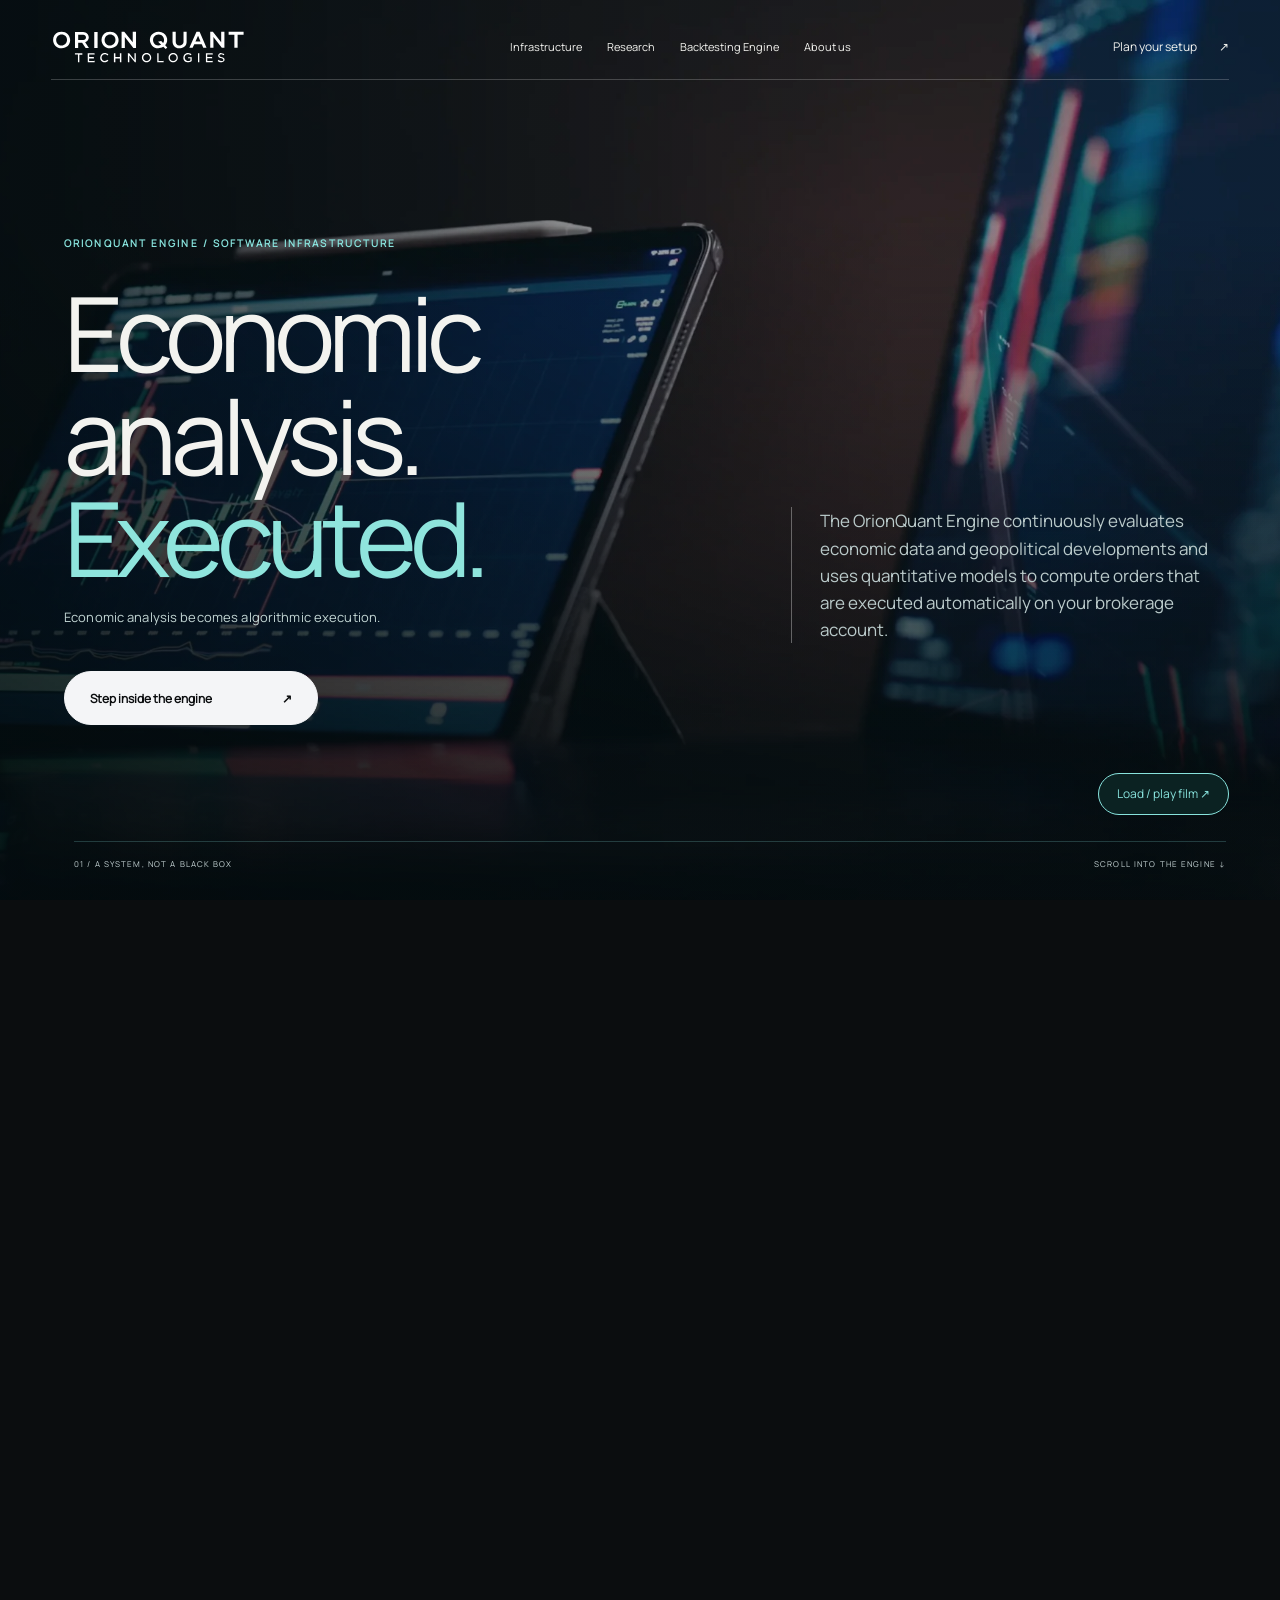
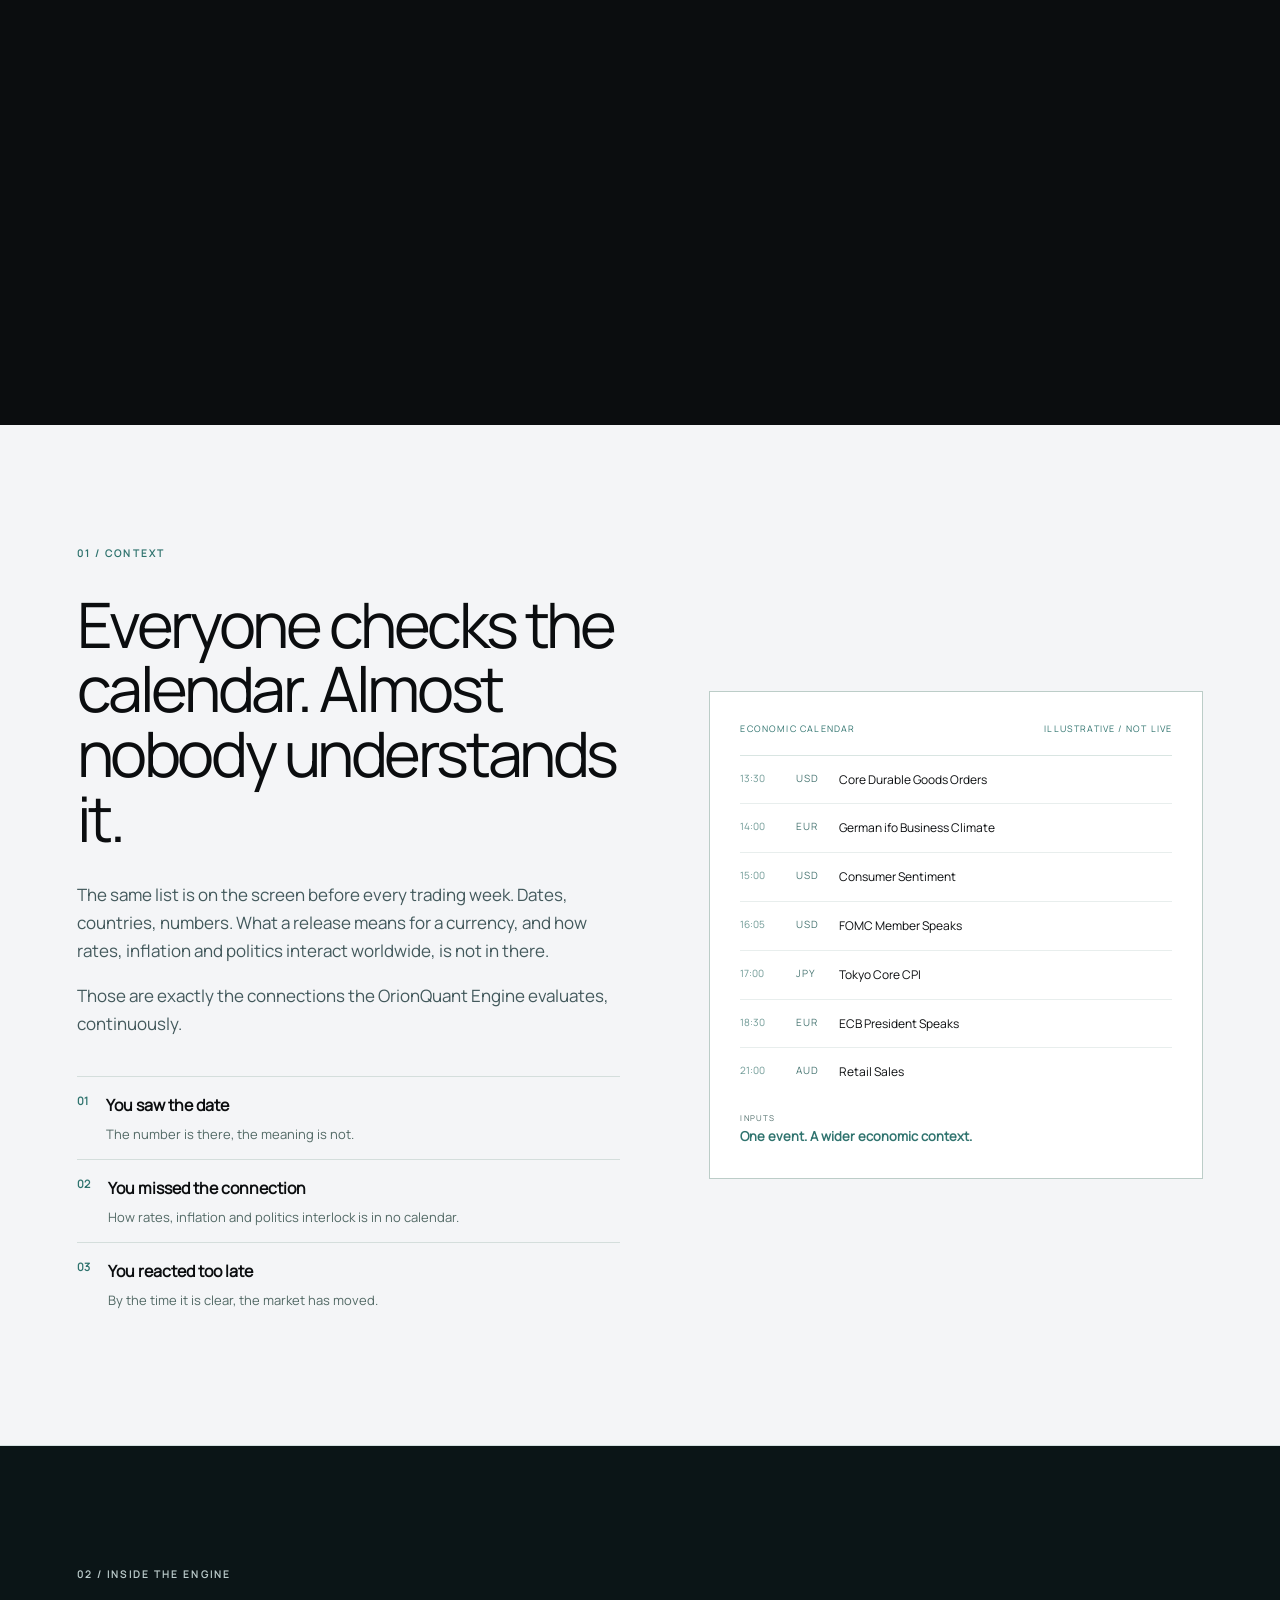
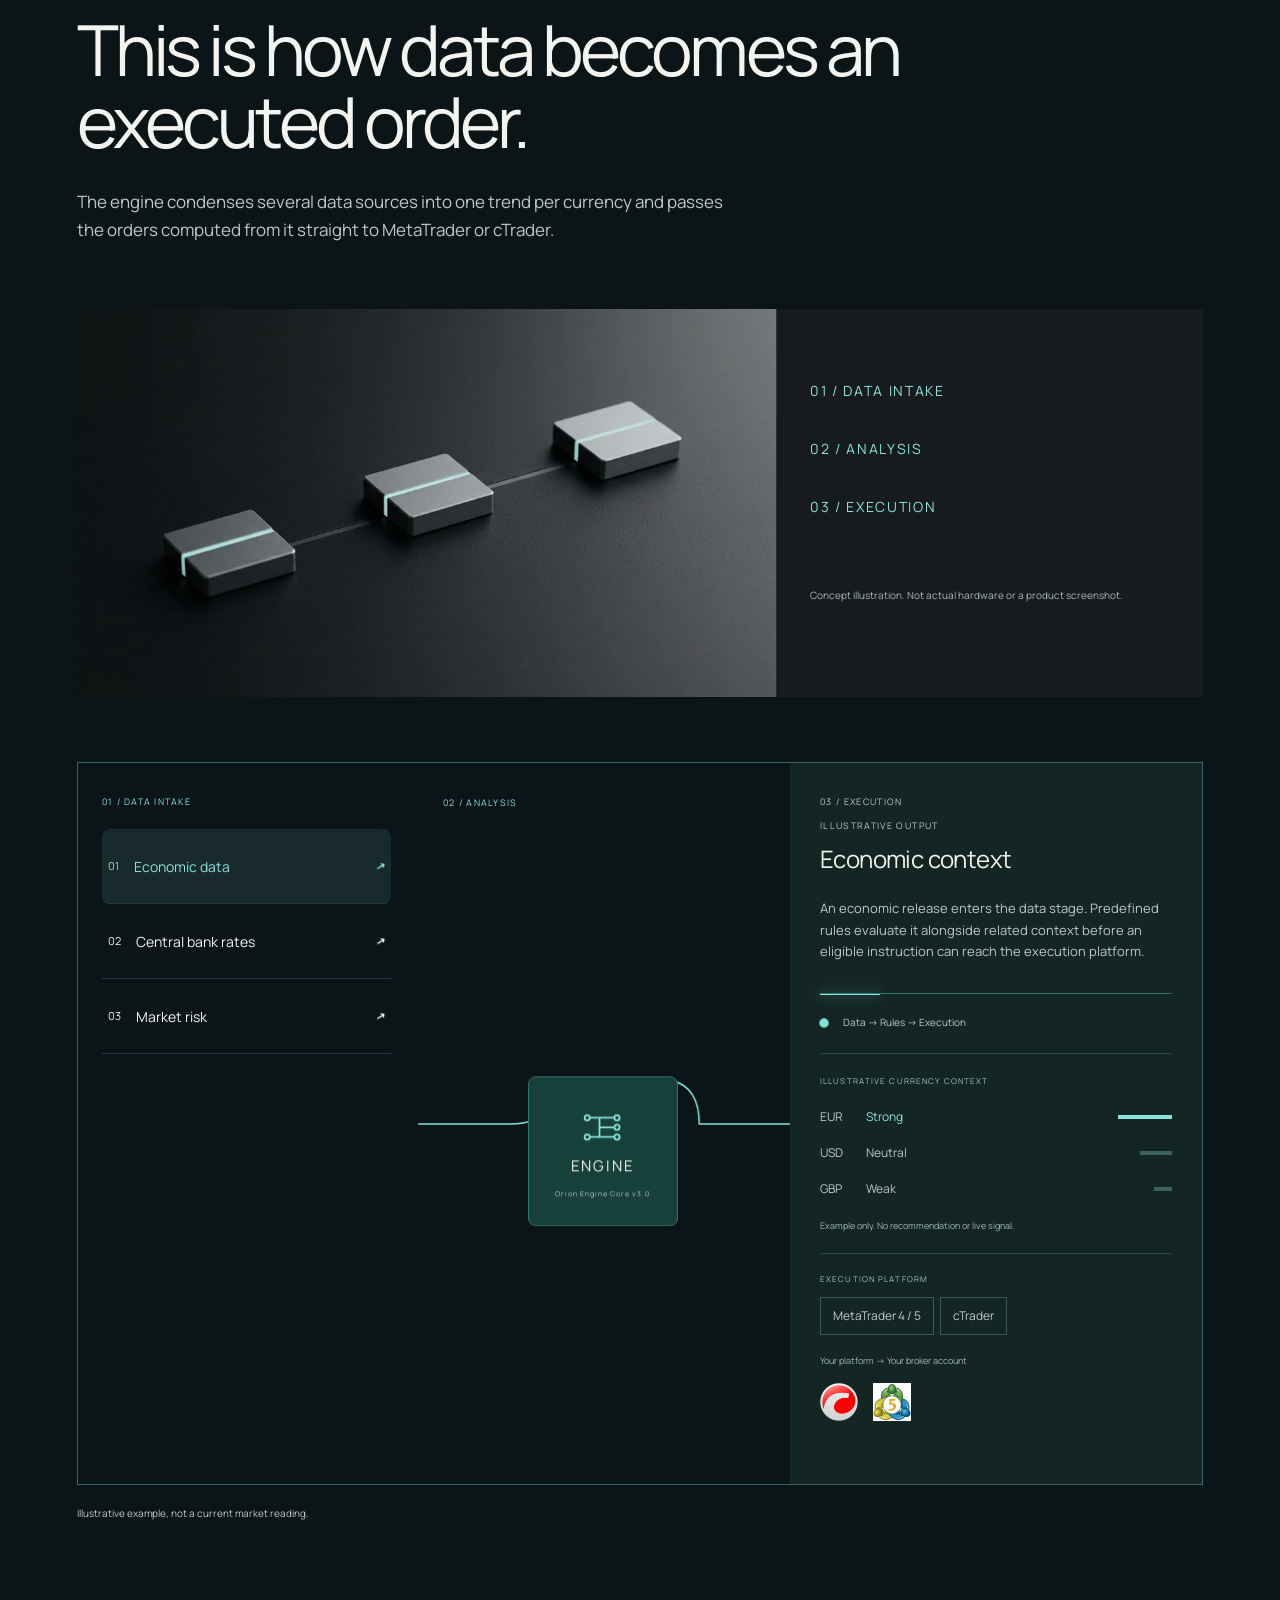
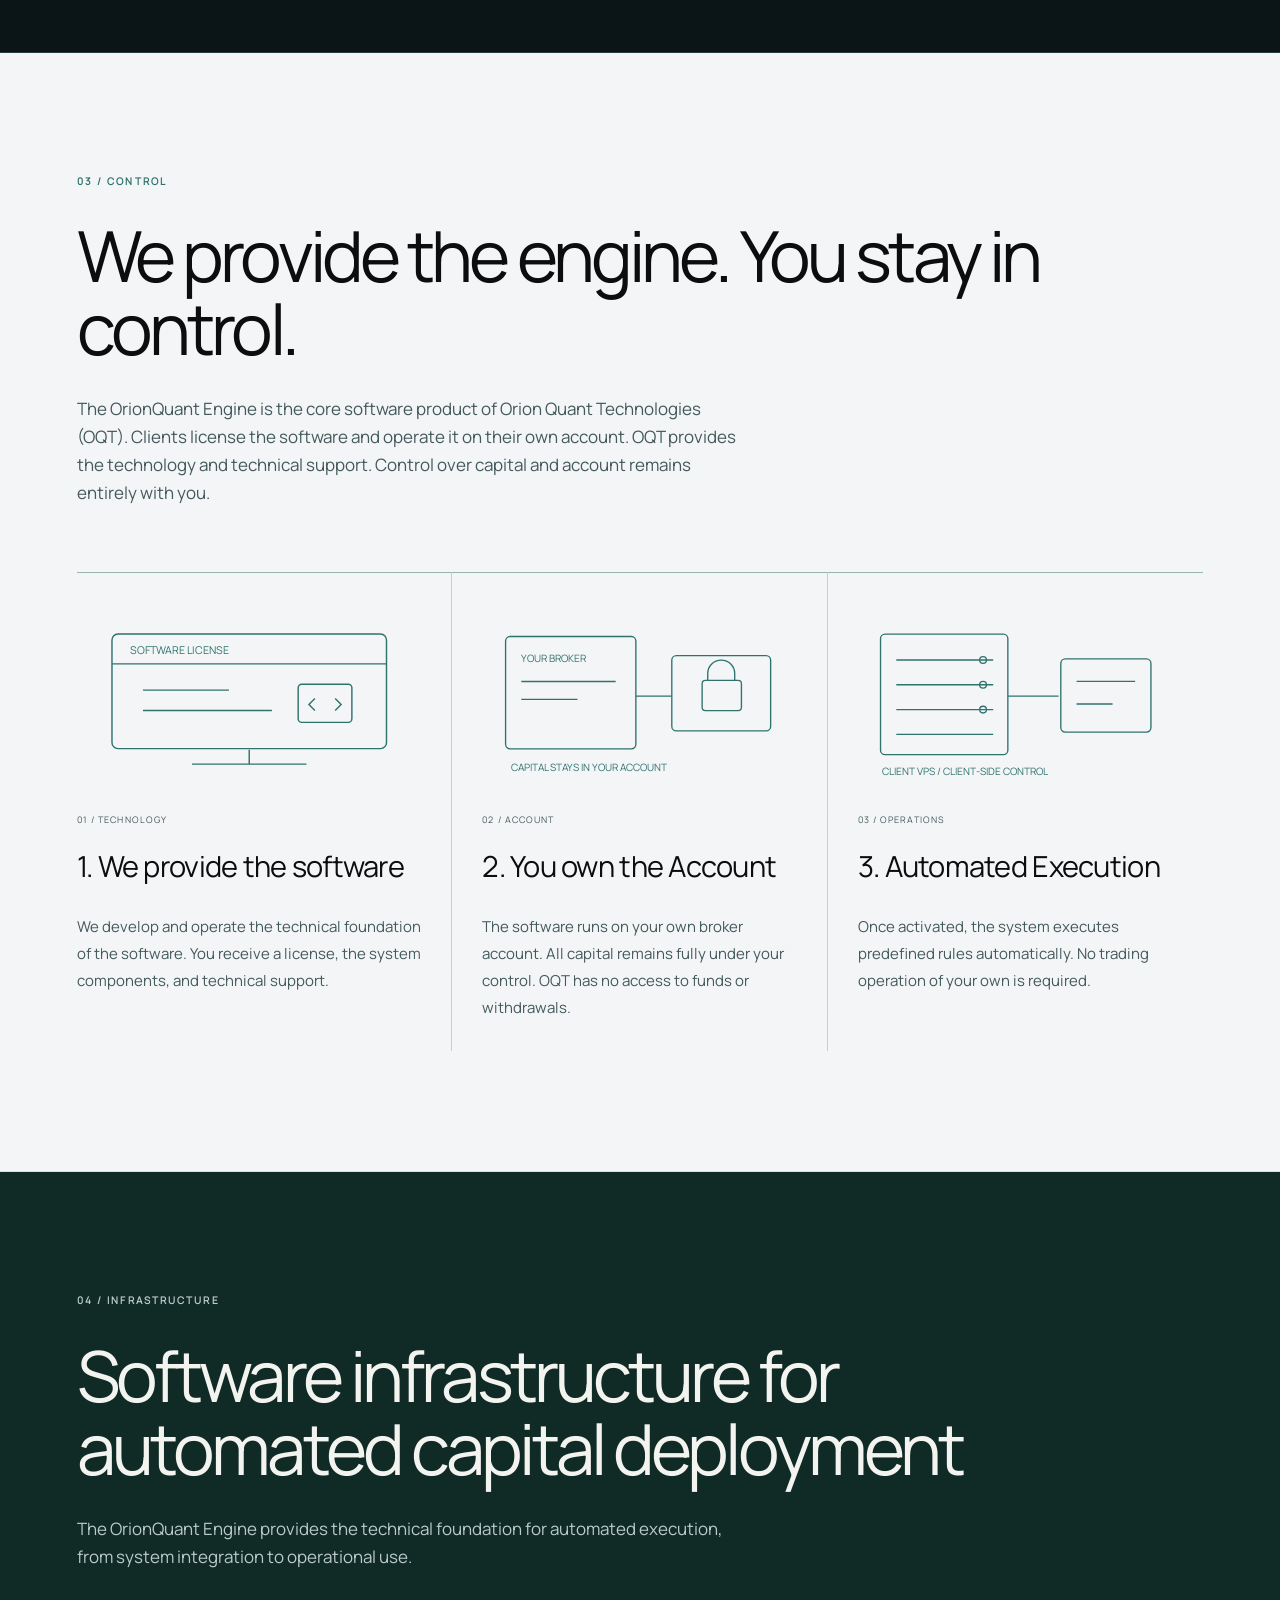
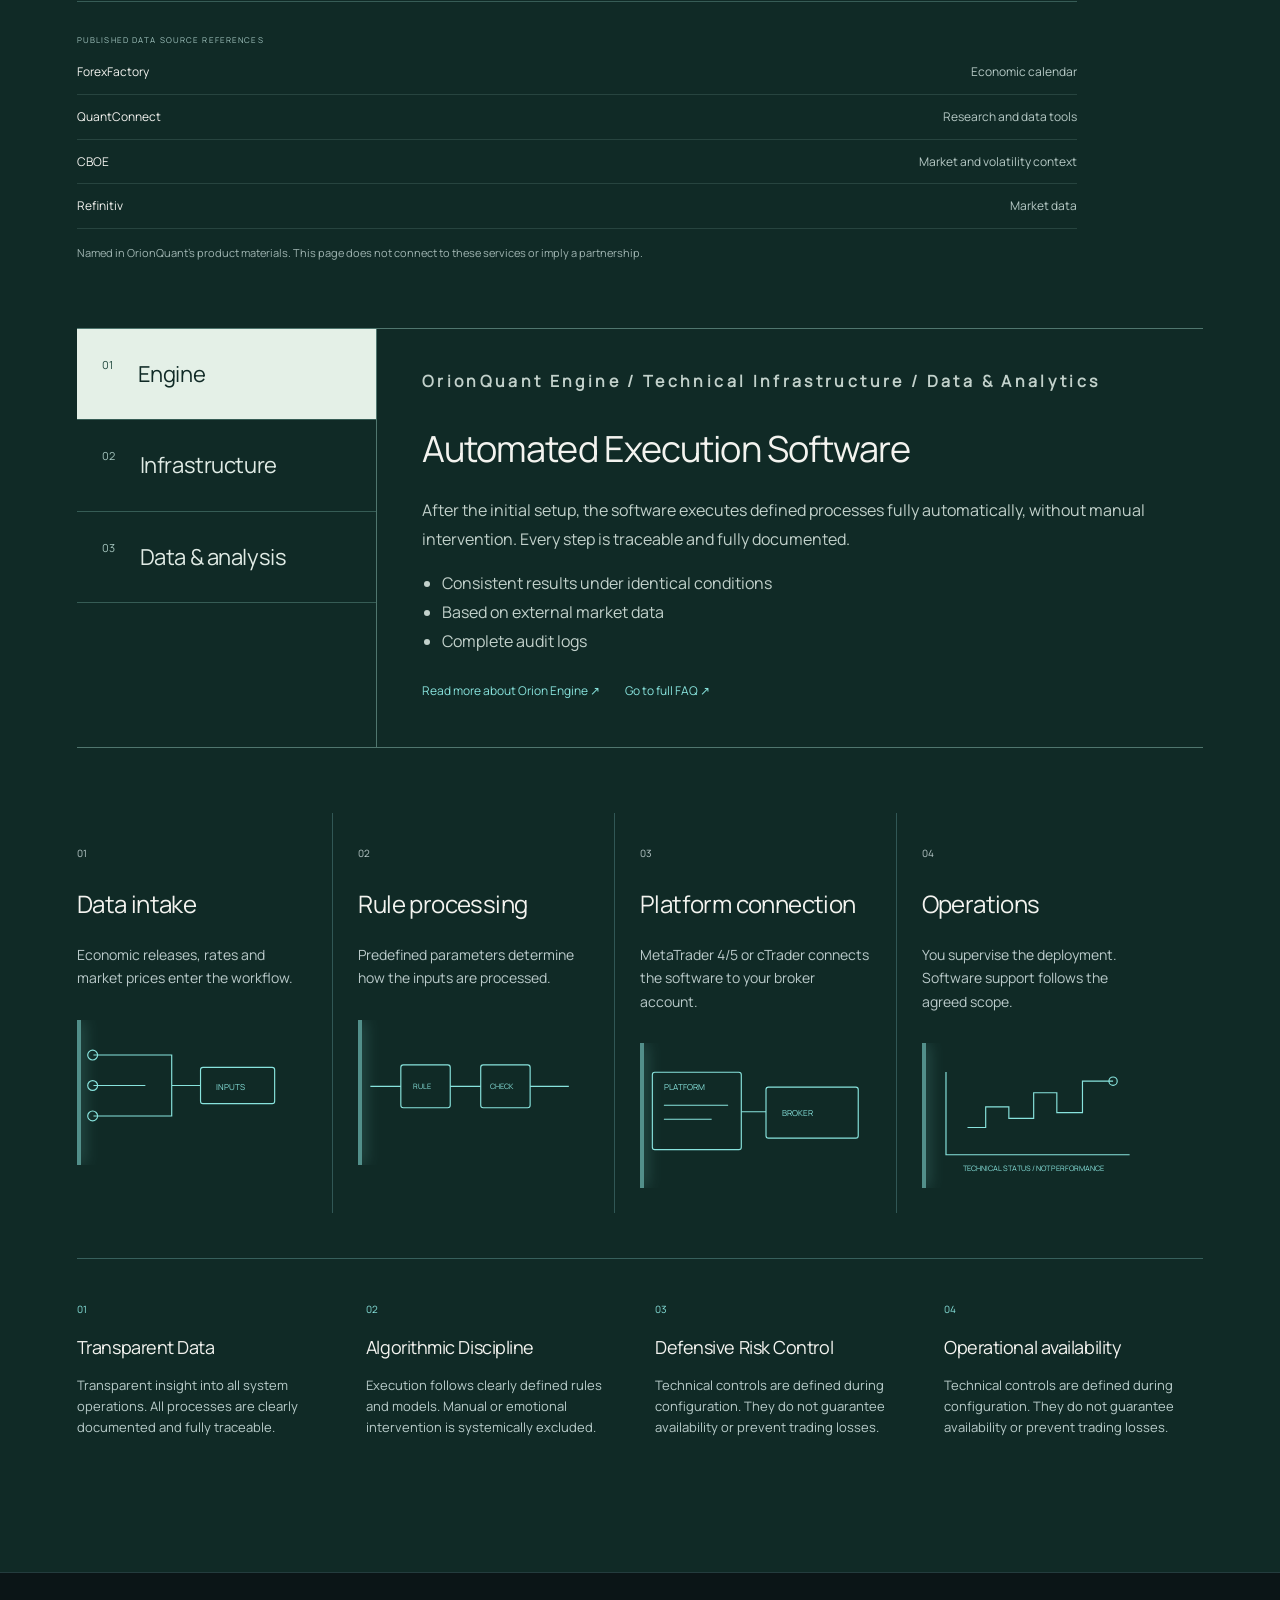
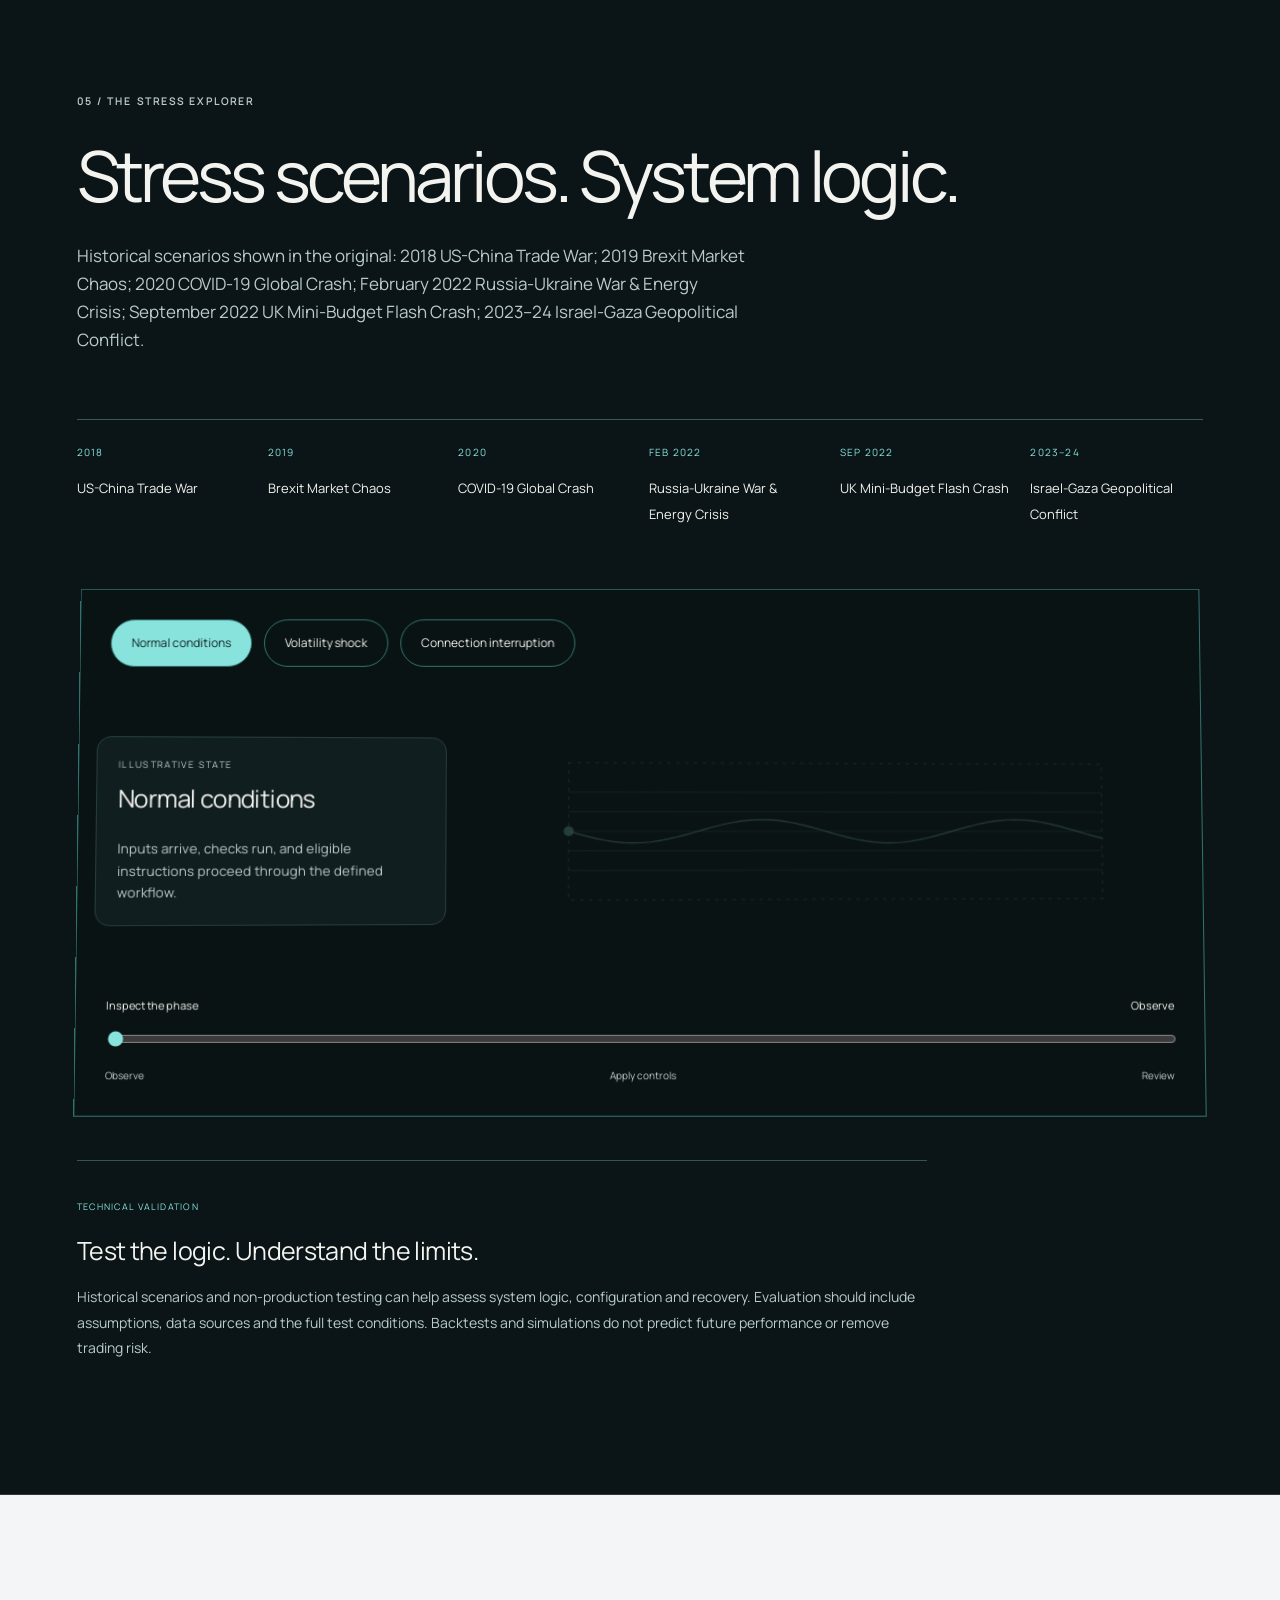
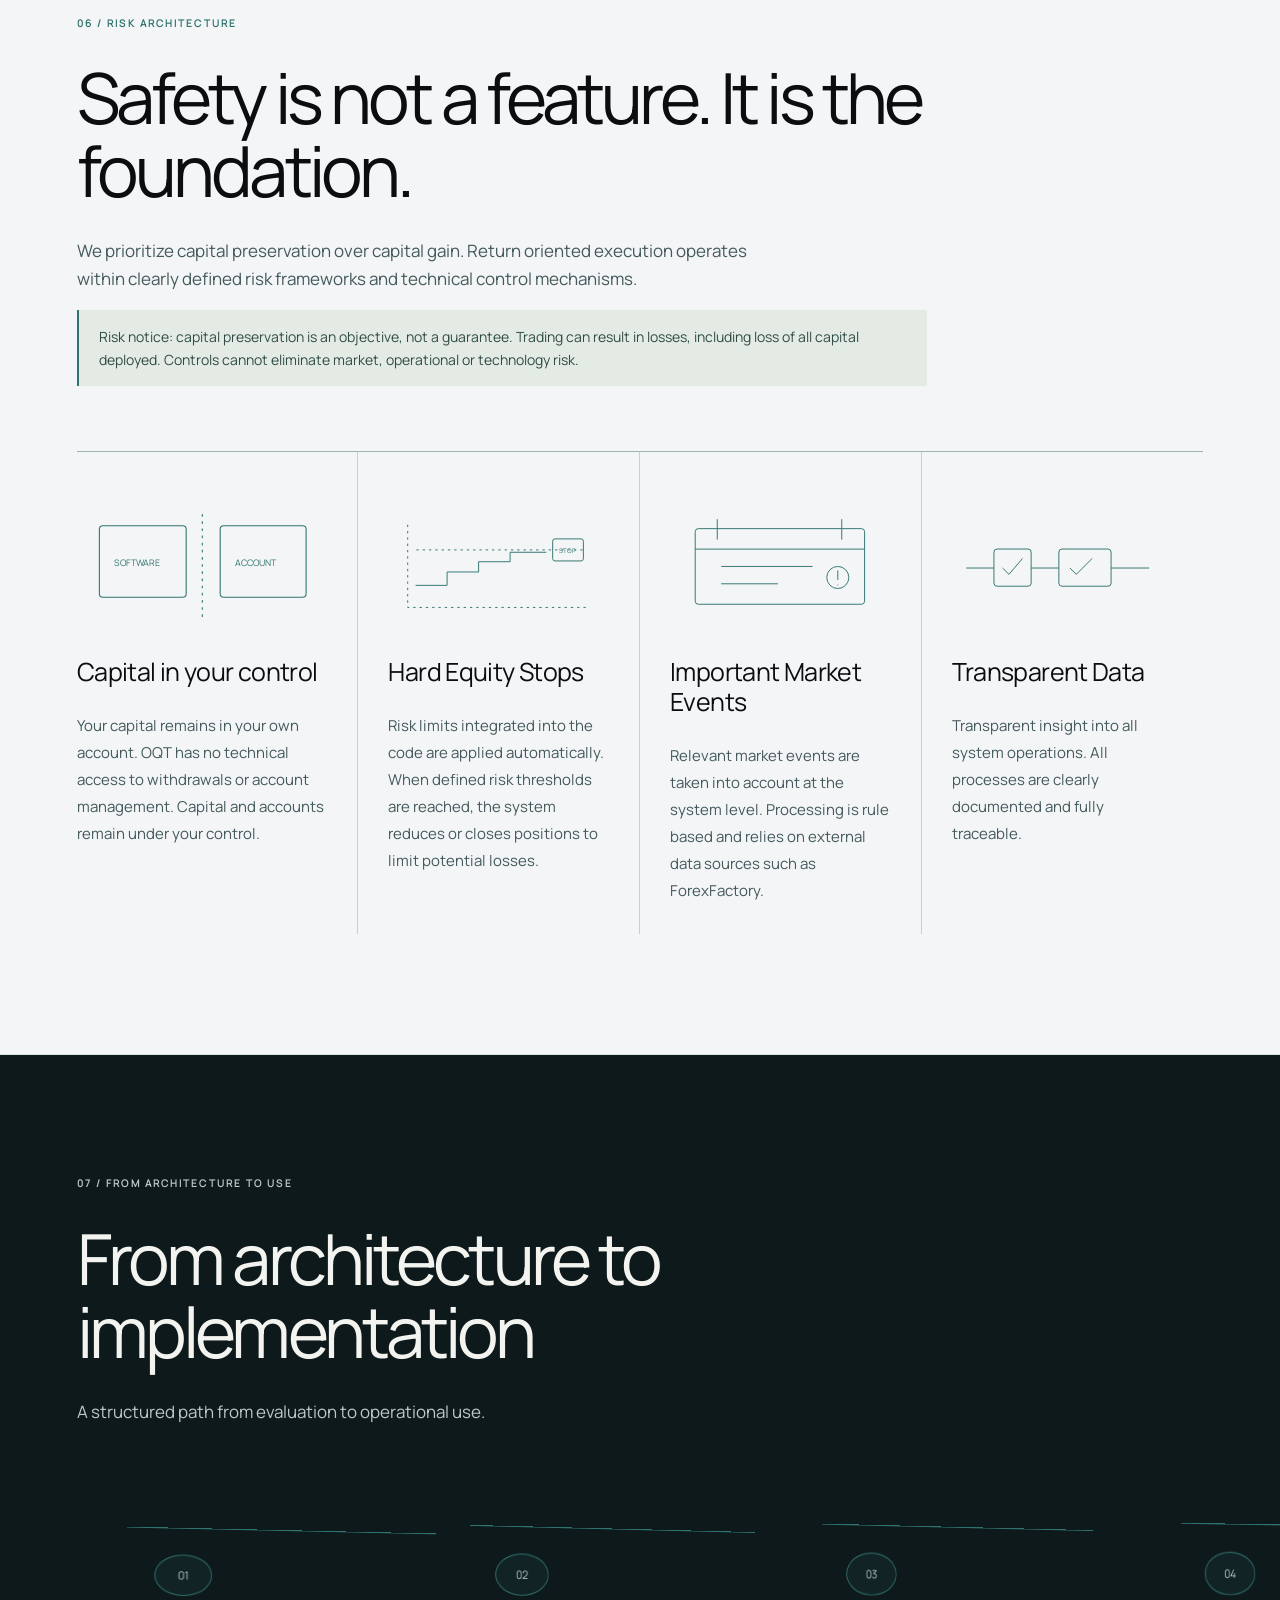
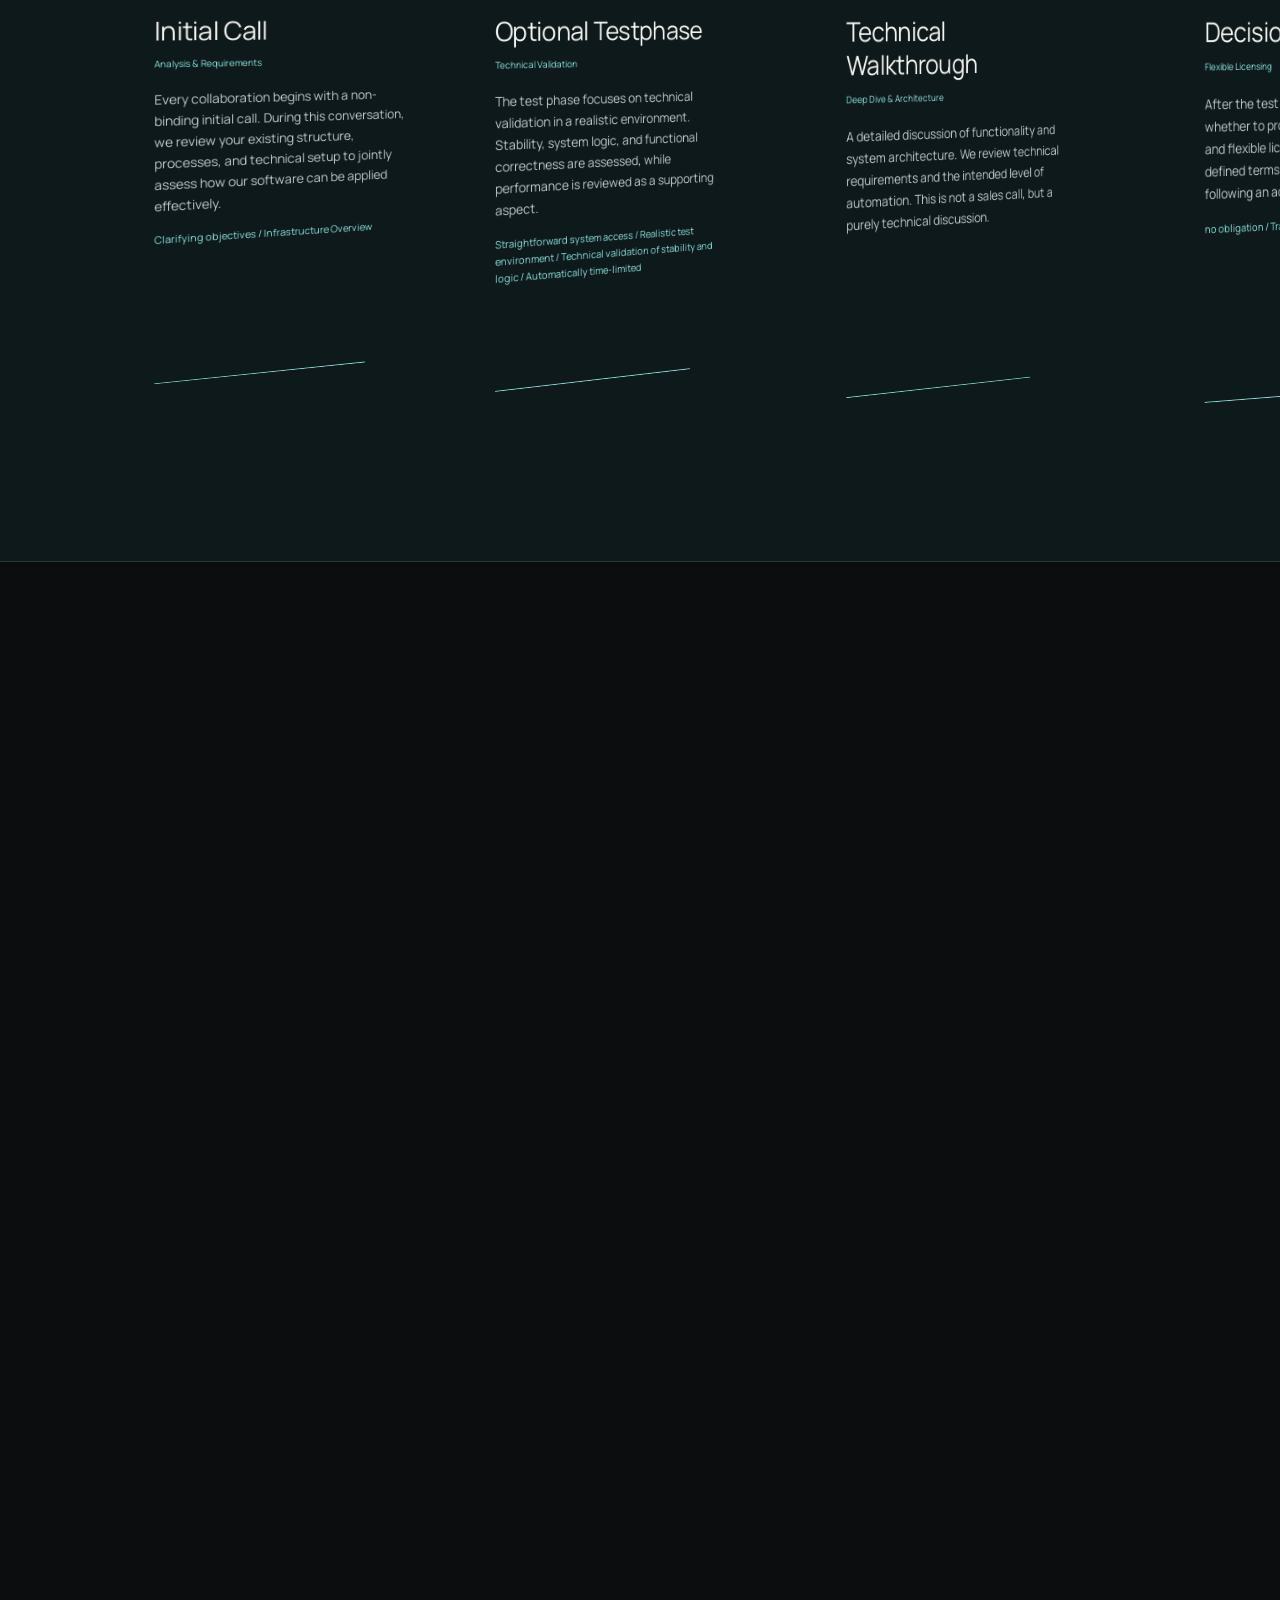
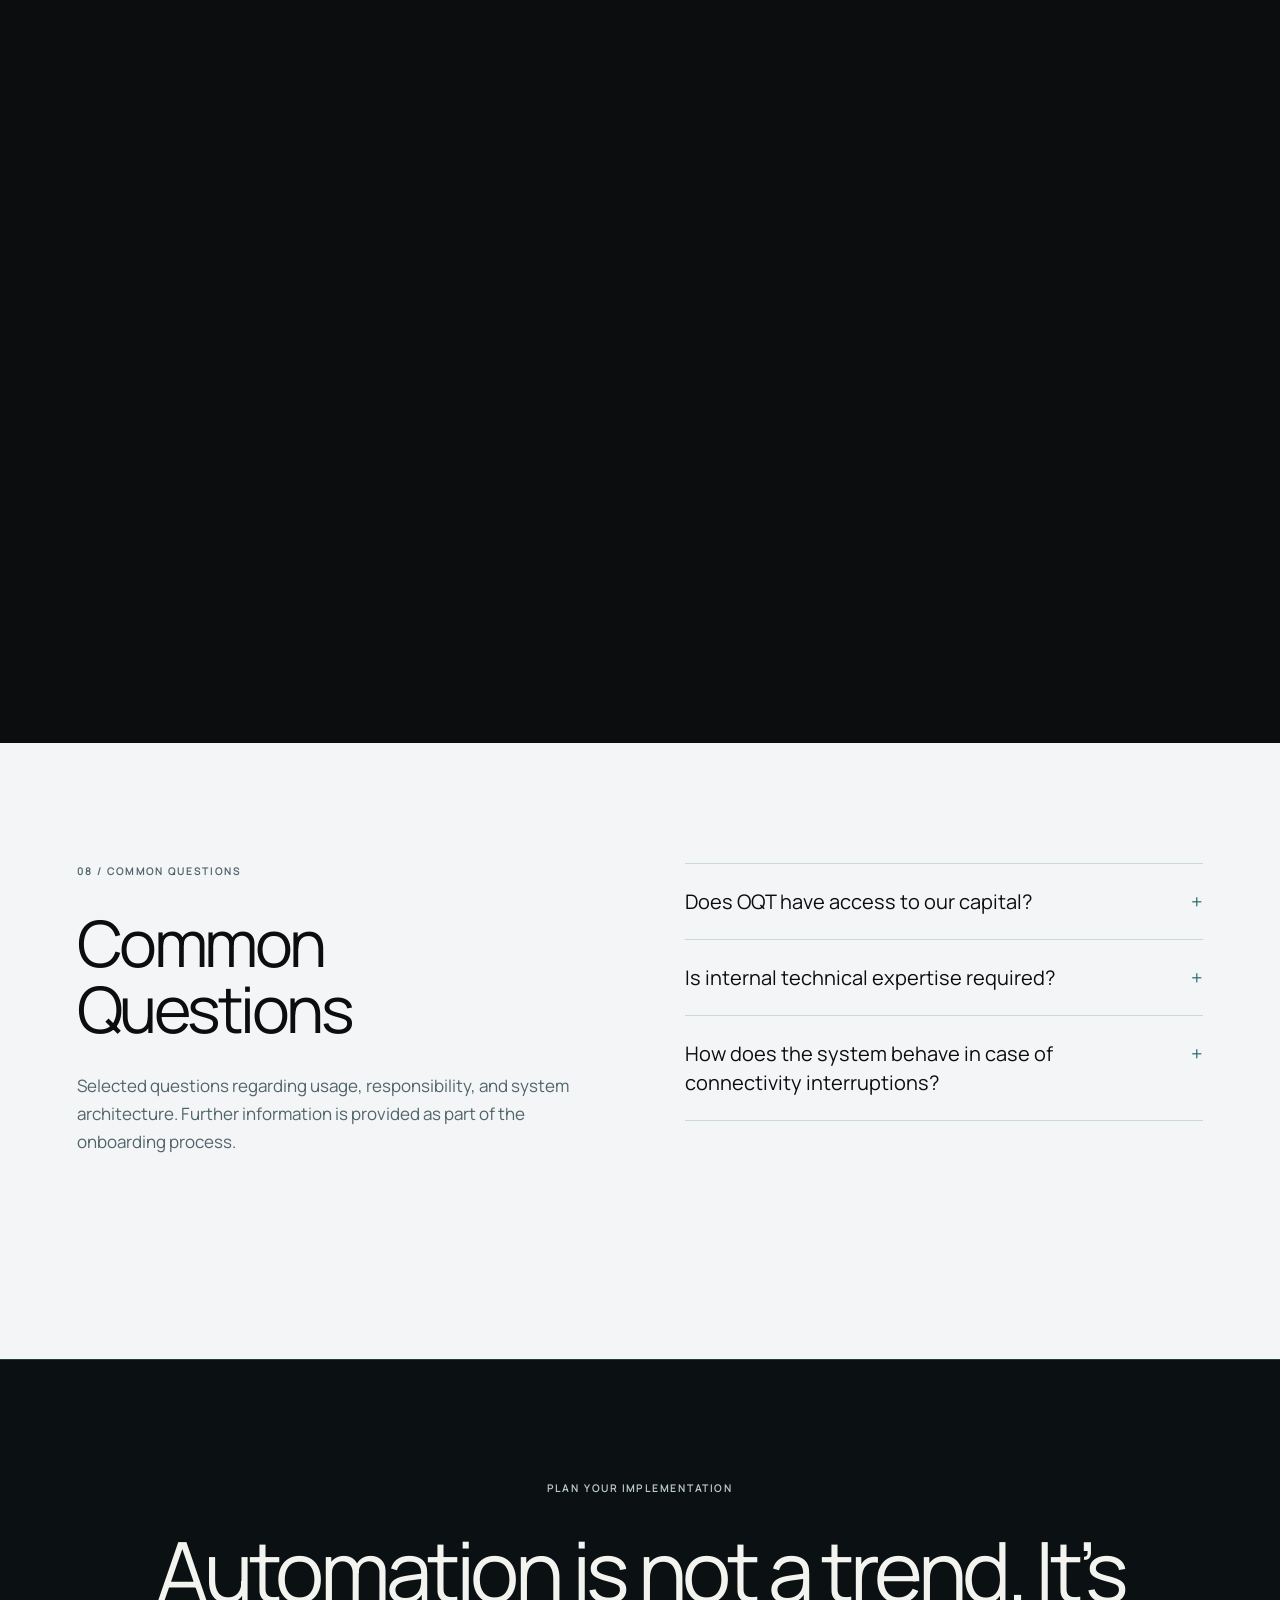
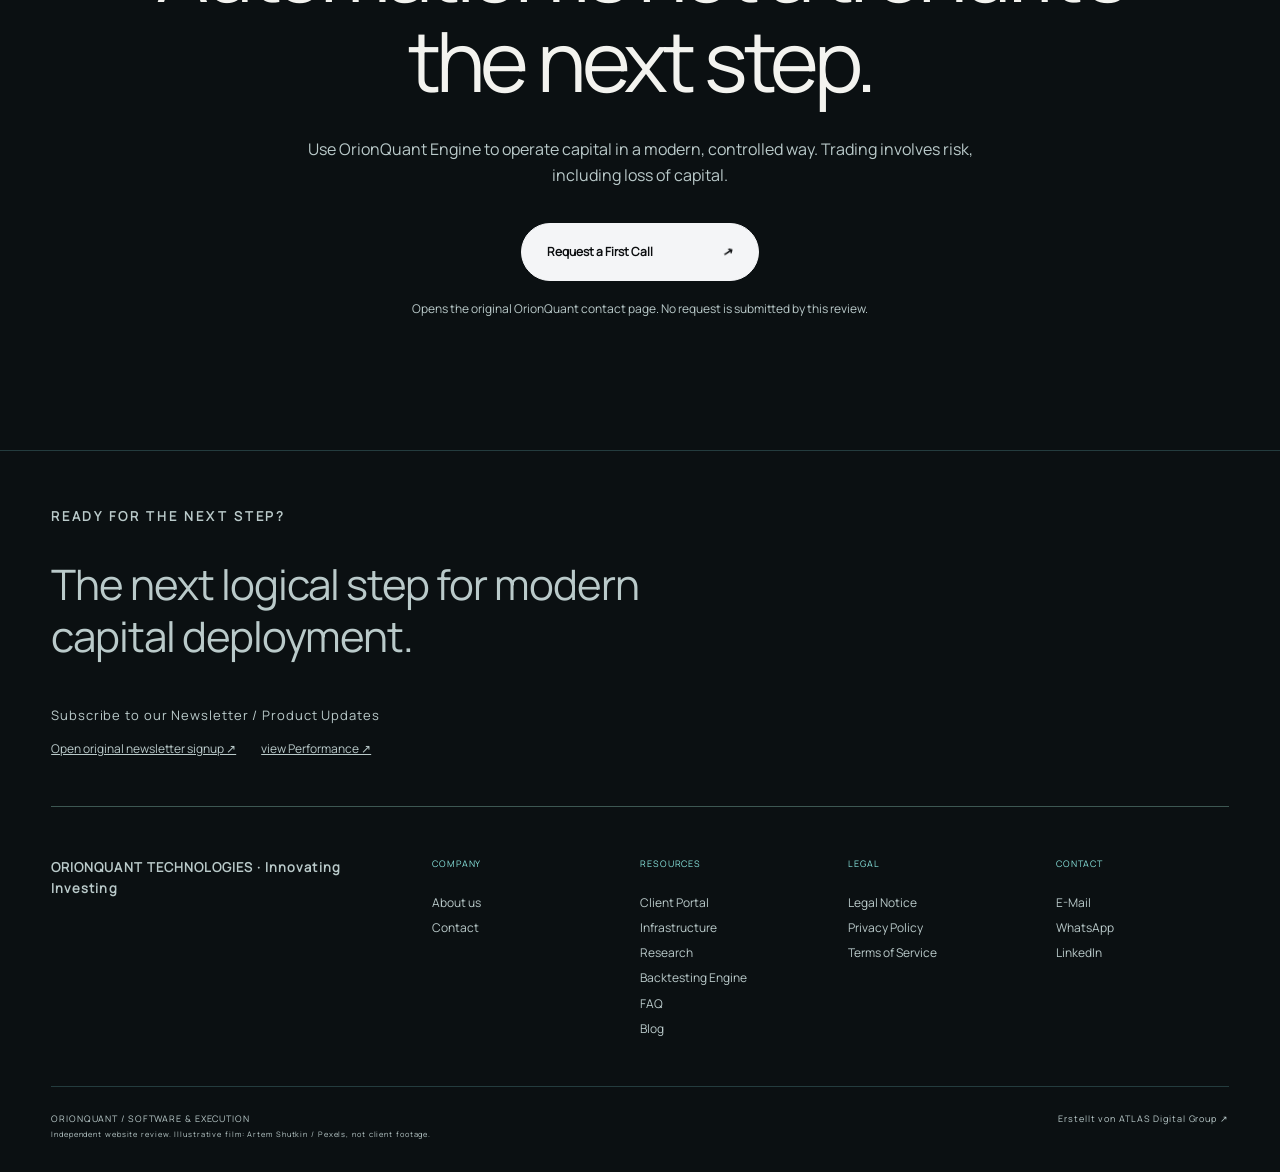
<file: index.html>
<!DOCTYPE html>

<html lang="en"><head><meta charset="utf-8"/><meta content="width=device-width,initial-scale=1" name="viewport"/><meta content="noindex,nofollow" name="robots"/><title>Trading infrastructure | Design study</title><link href="1-style.css?v=editorial-v2b-20261009" rel="stylesheet"/></head><body><header class="top"><a class="wordmark" href="#home"><img alt="Orion Quant Technologies" height="39" src="3-orion-logo-original.svg" width="220"/></a><nav aria-label="Main"><a href="https://www.orionquant.com/infrastructure/">Infrastructure</a><a href="https://www.orionquant.com/research/">Research</a><a href="https://www.orionquant.com/backtesting-engine/">Backtesting Engine</a><a href="https://www.orionquant.com/about-us/">About us</a></nav><a class="contact" href="https://www.orionquant.com/contact-us/">Plan your setup <span>↗</span></a></header><main>
<section class="hero" id="home"><div class="film-stage"><video aria-label="Illustrative trading workspace film" autoplay="" loop="" muted="" playsinline="" poster="12-trading-poster-desktop.webp" preload="metadata"><source media="(max-width: 650px)" src="11-trading-hero-phone.mp4" type="video/mp4"/><source src="10-trading-hero-desktop.mp4" type="video/mp4"/></video><div class="hero-shade"></div></div><div class="hero-content"><p class="eyebrow">ORIONQUANT ENGINE / SOFTWARE INFRASTRUCTURE</p><h1>Economic analysis.<br/><span class="hero-accent">Executed.</span></h1><p class="hero-original-line">Economic analysis becomes algorithmic execution.</p><p class="lead">The OrionQuant Engine continuously evaluates economic data and geopolitical developments and uses quantitative models to compute orders that are executed automatically on your brokerage account.</p><a class="button" href="#engine">Step inside the engine <span>↗</span></a></div><button class="film-start" hidden="" type="button">Play film ↗</button><div class="hero-foot"><span>01 / A SYSTEM, NOT A BLACK BOX</span><span>SCROLL INTO THE ENGINE ↓</span></div></section>
<section class="context section" id="context"><div class="section-head"><p class="eyebrow">01 / CONTEXT</p><h2>Everyone checks the calendar. Almost nobody understands it.</h2><p>The same list is on the screen before every trading week. Dates, countries, numbers. What a release means for a currency, and how rates, inflation and politics interact worldwide, is not in there.</p><p>Those are exactly the connections the OrionQuant Engine evaluates, continuously.</p><ul class="context-points"><li><b>01</b><div><strong>You saw the date</strong><p>The number is there, the meaning is not.</p></div></li><li><b>02</b><div><strong>You missed the connection</strong><p>How rates, inflation and politics interlock is in no calendar.</p></div></li><li><b>03</b><div><strong>You reacted too late</strong><p>By the time it is clear, the market has moved.</p></div></li></ul></div><div class="context-art calendar-stack"><div class="calendar-sheet back"></div><div class="calendar-sheet"><div class="calendar-top"><span>ECONOMIC CALENDAR</span><span>ILLUSTRATIVE / NOT LIVE</span></div><div aria-label="Original illustrative economic calendar" class="calendar-window" tabindex="0"><div class="calendar-row"><b>13:30</b><i>USD</i><span>Core Durable Goods Orders</span></div><div class="calendar-row"><b>14:00</b><i>EUR</i><span>German ifo Business Climate</span></div><div class="calendar-row"><b>15:00</b><i>USD</i><span>Consumer Sentiment</span></div><div class="calendar-row"><b>16:05</b><i>USD</i><span>FOMC Member Speaks</span></div><div class="calendar-row"><b>17:00</b><i>JPY</i><span>Tokyo Core CPI</span></div><div class="calendar-row"><b>18:30</b><i>EUR</i><span>ECB President Speaks</span></div><div class="calendar-row"><b>21:00</b><i>AUD</i><span>Retail Sales</span></div><div class="calendar-row"><b>22:15</b><i>CNY</i><span>Manufacturing PMI</span></div><div class="calendar-row"><b>23:00</b><i>GBP</i><span>Bank Holiday</span></div><div class="calendar-row"><b>09:30</b><i>GBP</i><span>Mortgage Approvals</span></div><div class="calendar-row"><b>11:00</b><i>EUR</i><span>Core CPI Flash Estimate</span></div><div class="calendar-row"><b>14:15</b><i>USD</i><span>ADP Employment Change</span></div><div class="calendar-row"><b>14:30</b><i>USD</i><span>Prelim GDP q/q</span></div><div class="calendar-week">KW 36</div><div class="calendar-row"><b>09:00</b><i>CHF</i><span>Foreign Currency Reserves</span></div><div class="calendar-row"><b>14:30</b><i>USD</i><span>Unemployment Claims</span></div><div class="calendar-row"><b>14:30</b><i>CAD</i><span>Employment Change</span></div><div class="calendar-row"><b>15:45</b><i>CAD</i><span>Ivey PMI</span></div><div class="calendar-row"><b>16:00</b><i>CNY</i><span>CPI y/y</span></div><div class="calendar-row"><b>08:00</b><i>GBP</i><span>GDP m/m</span></div><div class="calendar-row"><b>11:00</b><i>EUR</i><span>ZEW Economic Sentiment</span></div><div class="calendar-row"><b>14:15</b><i>EUR</i><span>Main Refinancing Rate</span></div><div class="calendar-row"><b>14:30</b><i>AUD</i><span>Unemployment Rate</span></div><div class="calendar-row"><b>03:30</b><i>AUD</i><span>Goods Trade Balance</span></div><div class="calendar-row"><b>07:55</b><i>CAD</i><span>BOC Gov Speaks</span></div><div class="calendar-row"><b>06:41</b><i>CNY</i><span>New Loans</span></div><div class="calendar-row"><b>14:30</b><i>USD</i><span>Core Retail Sales</span></div><div class="calendar-week">KW 37</div><div class="calendar-row"><b>03:30</b><i>AUD</i><span>NAB Business Confidence</span></div><div class="calendar-row"><b>08:00</b><i>GBP</i><span>Claimant Count Change</span></div><div class="calendar-row"><b>08:00</b><i>GBP</i><span>Average Earnings Index</span></div><div class="calendar-row"><b>14:30</b><i>USD</i><span>Core CPI y/y?</span></div><div class="calendar-row"><b>14:30</b><i>USD</i><span>CPI m/m</span></div><div class="calendar-row"><b>11:00</b><i>EUR</i><span>Industrial Production</span></div><div class="calendar-row"><b>14:15</b><i>EUR</i><span>Monetary Policy Statement</span></div><div class="calendar-row"><b>16:00</b><i>USD</i><span>Crude Oil Inventories</span></div><div class="calendar-row"><b>23:50</b><i>JPY</i><span>Core Machinery Orders</span></div><div class="calendar-row"><b>10:00</b><i>EUR</i><span>Trade Balance</span></div><div class="calendar-row"><b>13:00</b><i>GBP</i><span>Official Bank Rate</span></div><div class="calendar-row"><b>14:30</b><i>USD</i><span>Retail Sales m/m</span></div><div class="calendar-row"><b>15:15</b><i>USD</i><span>Industrial Production</span></div><div class="calendar-row"><b>16:00</b><i>USD</i><span>Consumer Sentiment</span></div><div class="calendar-row"><b>22:30</b><i>NZD</i><span>Business NZ Manufacturing</span></div></div><div class="calendar-bottom"><span>INPUTS</span><strong>One event. A wider economic context.</strong></div></div></div></section>
<section class="engine section" id="engine"><div class="section-head"><p class="eyebrow">02 / INSIDE THE ENGINE</p><h2>This is how data becomes an executed order.</h2><p>The engine condenses several data sources into one trend per currency and passes the orders computed from it straight to MetaTrader or cTrader.</p></div><figure class="concept-figure editorial-concept"><img alt="Conceptual illustration of three connected stages, not actual Orion hardware" height="572" loading="lazy" src="1-orion-concept-gemini.webp" width="1024"/><figcaption><span>01 / DATA INTAKE</span><span>02 / ANALYSIS</span><span>03 / EXECUTION</span></figcaption><p>Concept illustration. Not actual hardware or a product screenshot.</p></figure><div class="engine-lab"><div aria-label="Data inputs" class="input-list" role="group"><span class="node-label">01 / DATA INTAKE</span><button aria-pressed="true" data-input="macro">01 <span>Economic data</span><b>↗</b></button><button aria-pressed="false" data-input="rates">02 <span>Central bank rates</span><b>↗</b></button><button aria-pressed="false" data-input="risk">03 <span>Market risk</span><b>↗</b></button></div><div aria-hidden="true" class="engine-core"><span class="node-label">02 / ANALYSIS</span><div class="core-disc"><span class="logic-mark"><svg aria-hidden="true" fill="none" height="32" stroke="currentColor" stroke-width="2" viewbox="0 0 48 36" width="42"><path d="M8 7h12v22H8M20 18h17M20 7h17M20 29h17"></path><circle cx="6" cy="7" r="3"></circle><circle cx="6" cy="29" r="3"></circle><circle cx="40" cy="7" r="3"></circle><circle cx="40" cy="18" r="3"></circle><circle cx="40" cy="29" r="3"></circle></svg></span>ENGINE<br/><small>Orion Engine Core v3.0</small></div><svg class="engine-path" viewbox="0 0 500 400"><path d="M0 200H125Q180 200 180 140H320Q375 140 375 200H500"></path></svg></div><div class="engine-output"><span class="node-label">03 / EXECUTION</span><span>ILLUSTRATIVE OUTPUT</span><h3 id="input-title">Economic context</h3><p id="input-detail">An economic release enters the data stage. Predefined rules evaluate it alongside related context before an eligible instruction can reach the execution platform.</p><div class="output-stage"><i></i><span>Data → Rules → Execution</span></div><div class="currency-context"><span>ILLUSTRATIVE CURRENCY CONTEXT</span><div><b>EUR</b><i class="positive">Strong</i><em></em></div><div><b>USD</b><i>Neutral</i><em></em></div><div><b>GBP</b><i>Weak</i><em></em></div><small>Example only. No recommendation or live signal.</small></div><div class="platform-target"><span>EXECUTION PLATFORM</span><strong>MetaTrader 4 / 5</strong><strong>cTrader</strong><small>Your platform → Your broker account</small><div class="platform-marks"><img alt="cTrader" height="600" loading="lazy" src="2-ctrader-original.webp" width="600"/><img alt="MetaTrader 5" height="230" loading="lazy" src="4-metatrader-original.png" width="230"/></div></div></div></div><p class="fine">Illustrative example, not a current market reading.</p></section>
<section class="control section editorial-control"><div class="section-head"><p class="eyebrow">03 / CONTROL</p><h2>We provide the engine. You stay in control.</h2><p>The OrionQuant Engine is the core software product of Orion Quant Technologies (OQT). Clients license the software and operate it on their own account. OQT provides the technology and technical support. Control over capital and account remains entirely with you.</p></div><div class="control-grid"><article><div aria-hidden="true" class="visual boundary"><i class="technical-art"><svg aria-hidden="true" fill="none" stroke="currentColor" stroke-width="1.4" viewbox="0 0 280 155" xmlns="http://www.w3.org/2000/svg"><rect height="96" rx="5" width="230" x="25" y="26"></rect><path d="M25 51h230M51 73h72M51 90h108"></path><rect height="32" rx="3" width="45" x="181" y="68"></rect><path d="m195 80-5 5 5 5m17-10 5 5-5 5"></path><text fill="currentColor" font-size="9" stroke="none" x="40" y="43">SOFTWARE LICENSE</text><path d="M92 135h96M140 123v12"></path></svg></i><i class="motion-guide"></i><i class="motion-guide"></i></div><span>01 / TECHNOLOGY</span><h3>1. We provide the software</h3><p>We develop and operate the technical foundation of the software. You receive a license, the system components, and technical support.</p></article><article><div aria-hidden="true" class="visual licence"><i class="technical-art"><svg aria-hidden="true" fill="none" stroke="currentColor" stroke-width="1.4" viewbox="0 0 280 155" xmlns="http://www.w3.org/2000/svg"><rect height="100" rx="4" width="116" x="21" y="25"></rect><text fill="currentColor" font-size="9" stroke="none" x="35" y="48">YOUR BROKER</text><path d="M35 65h84M35 81h50"></path><rect height="67" rx="4" width="88" x="169" y="42"></rect><path d="M201 64v-6a12 12 0 0 1 24 0v6"></path><rect height="27" rx="3" width="35" x="196" y="64"></rect><path d="M137 78h32"></path><text fill="currentColor" font-size="9" stroke="none" x="26" y="145">CAPITAL STAYS IN YOUR ACCOUNT</text></svg></i><i class="motion-guide"></i><i class="motion-guide"></i></div><span>02 / ACCOUNT</span><h3>2. You own the Account</h3><p>The software runs on your own broker account. All capital remains fully under your control. OQT has no access to funds or withdrawals.</p></article><article><div aria-hidden="true" class="visual audit"><i class="technical-art"><svg aria-hidden="true" fill="none" stroke="currentColor" stroke-width="1.4" viewbox="0 0 280 155" xmlns="http://www.w3.org/2000/svg"><rect height="107" rx="4" width="113" x="20" y="23"></rect><path d="M34 46h86M34 68h86M34 90h86M34 112h86"></path><circle cx="111" cy="46" r="3"></circle><circle cx="111" cy="68" r="3"></circle><circle cx="111" cy="90" r="3"></circle><path d="M133 78h45"></path><rect height="65" rx="4" width="80" x="180" y="45"></rect><path d="M194 65h52M194 85h32"></path><text fill="currentColor" font-size="9" stroke="none" x="21" y="148">CLIENT VPS / CLIENT-SIDE CONTROL</text></svg></i><i class="motion-guide"></i><i class="motion-guide"></i></div><span>03 / OPERATIONS</span><h3>3. Automated Execution</h3><p>Once activated, the system executes predefined rules automatically. No trading operation of your own is required.</p></article></div></section>
<section class="infrastructure section"><div class="section-head"><p class="eyebrow">04 / INFRASTRUCTURE</p><h2>Software infrastructure for automated capital deployment</h2><p>The OrionQuant Engine provides the technical foundation for automated execution, from system integration to operational use.</p><div class="data-source-note"><span>PUBLISHED DATA SOURCE REFERENCES</span><div><b>ForexFactory</b><i>Economic calendar</i></div><div><b>QuantConnect</b><i>Research and data tools</i></div><div><b>CBOE</b><i>Market and volatility context</i></div><div><b>Refinitiv</b><i>Market data</i></div><p>Named in OrionQuant's product materials. This page does not connect to these services or imply a partnership.</p></div></div><div class="service-stage"><div aria-label="Software services" class="service-switch" role="tablist"><button aria-controls="service-engine" aria-selected="true" data-service="service-engine" role="tab">01 <span>Engine</span></button><button aria-controls="service-infrastructure" aria-selected="false" data-service="service-infrastructure" role="tab">02 <span>Infrastructure</span></button><button aria-controls="service-data" aria-selected="false" data-service="service-data" role="tab">03 <span>Data &amp; analysis</span></button></div><div class="service-panel" id="service-engine" role="tabpanel"><p class="eyebrow">OrionQuant Engine / Technical Infrastructure / Data &amp; Analytics</p><h3>Automated Execution Software</h3><p>After the initial setup, the software executes defined processes fully automatically, without manual intervention. Every step is traceable and fully documented.</p><ul><li>Consistent results under identical conditions</li><li>Based on external market data</li><li>Complete audit logs</li></ul><div class="source-links"><a href="https://www.orionquant.com/infrastructure/">Read more about Orion Engine ↗</a><a href="https://www.orionquant.com/faq/">Go to full FAQ ↗</a></div></div><article class="service-panel" hidden="" id="service-infrastructure" role="tabpanel"><p class="eyebrow">TECHNICAL INFRASTRUCTURE / MANAGED HOSTING</p><h3>Technical Implementation</h3><p>OQT supports the technical onboarding and the initial system setup.</p><ul><li>Robust system architecture</li><li>Connectivity via established broker interfaces</li></ul></article><article class="service-panel" hidden="" id="service-data" role="tabpanel"><p class="eyebrow">DATA &amp; ANALYTICS / DATA DRIVEN INSIGHTS</p><h3>Data &amp; Analysis Frameworks</h3><p>Strategies are technically evaluated using historical data and defined test scenarios. Backtesting and analysis serve a structured assessment prior to productive use.</p><ul><li>Evaluation across long time periods</li><li>Simulation under different market phases</li><li>Traceable result reports</li></ul><div class="source-backtest"><span>ORIGINAL ILLUSTRATIVE BACKTEST / NOT LIVE</span><strong>EURGBP <i>M30</i></strong><div>Signal type <b>LONG</b></div><div>Data source <b>Tick Data M1</b></div><div>Progress <b>82.1%</b></div><small>Source UI labels: Indicators / UTC+0 / Signal detected. No trading recommendation or verified performance.</small></div></article></div><div class="pipeline"><article><span>01</span><h3>Data intake</h3><p>Economic releases, rates and market prices enter the workflow.</p><div class="pipeline-art"><svg aria-hidden="true" fill="none" stroke="currentColor" stroke-width="1.4" viewbox="0 0 280 155" xmlns="http://www.w3.org/2000/svg"><path d="M20 32h63M20 69h63M20 106h63M83 32h32v37h35M83 106h32V69"></path><circle cx="19" cy="32" r="6"></circle><circle cx="19" cy="69" r="6"></circle><circle cx="19" cy="106" r="6"></circle><rect height="44" rx="3" width="90" x="150" y="47"></rect><text fill="currentColor" font-size="10" stroke="none" x="169" y="74">INPUTS</text></svg></div></article><article><span>02</span><h3>Rule processing</h3><p>Predefined parameters determine how the inputs are processed.</p><div class="pipeline-art"><svg aria-hidden="true" fill="none" stroke="currentColor" stroke-width="1.4" viewbox="0 0 280 155" xmlns="http://www.w3.org/2000/svg"><path d="M15 70h37M112 70h37M209 70h47"></path><rect height="52" rx="3" width="60" x="52" y="44"></rect><rect height="52" rx="3" width="60" x="149" y="44"></rect><text fill="currentColor" font-size="9" stroke="none" x="67" y="73">RULE</text><text fill="currentColor" font-size="9" stroke="none" x="160" y="73">CHECK</text></svg></div></article><article><span>03</span><h3>Platform connection</h3><p>MetaTrader 4/5 or cTrader connects the software to your broker account.</p><div class="pipeline-art"><svg aria-hidden="true" fill="none" stroke="currentColor" stroke-width="1.4" viewbox="0 0 280 155" xmlns="http://www.w3.org/2000/svg"><rect height="94" rx="3" width="108" x="15" y="25"></rect><text fill="currentColor" font-size="10" stroke="none" x="29" y="47">PLATFORM</text><path d="M29 65h78M29 82h58M123 73h30"></path><rect height="62" rx="3" width="112" x="153" y="43"></rect><text fill="currentColor" font-size="10" stroke="none" x="173" y="78">BROKER</text></svg></div></article><article><span>04</span><h3>Operations</h3><p>You supervise the deployment. Software support follows the agreed scope.</p><div class="pipeline-art"><svg aria-hidden="true" fill="none" stroke="currentColor" stroke-width="1.4" viewbox="0 0 280 155" xmlns="http://www.w3.org/2000/svg"><path d="M29 25v100h222M55 92h22v-25h28v14h30V50h28v24h31V36h37"></path><circle cx="231" cy="36" r="5"></circle><text fill="currentColor" font-size="9" stroke="none" x="49" y="145">TECHNICAL STATUS / NOT PERFORMANCE</text></svg></div></article></div><div class="capability-strip"><article><span>01</span><h3>Transparent Data</h3><p>Transparent insight into all system operations. All processes are clearly documented and fully traceable.</p></article><article><span>02</span><h3>Algorithmic Discipline</h3><p>Execution follows clearly defined rules and models. Manual or emotional intervention is systemically excluded.</p></article><article><span>03</span><h3>Defensive Risk Control</h3><p>Technical controls are defined during configuration. They do not guarantee availability or prevent trading losses.</p></article><article><span>04</span><h3>Operational availability</h3><p>Technical controls are defined during configuration. They do not guarantee availability or prevent trading losses.</p></article></div></section>
<section class="stress section" id="stress"><div class="section-head"><p class="eyebrow">05 / THE STRESS EXPLORER</p><h2>Stress scenarios. System logic.</h2><p>Historical scenarios shown in the original: 2018 US-China Trade War; 2019 Brexit Market Chaos; 2020 COVID-19 Global Crash; February 2022 Russia-Ukraine War &amp; Energy Crisis; September 2022 UK Mini-Budget Flash Crash; 2023–24 Israel-Gaza Geopolitical Conflict.</p></div><div class="history-rail"><div><span>2018</span><strong>US-China Trade War</strong></div><div><span>2019</span><strong>Brexit Market Chaos</strong></div><div><span>2020</span><strong>COVID-19 Global Crash</strong></div><div><span>FEB 2022</span><strong>Russia-Ukraine War &amp; Energy Crisis</strong></div><div><span>SEP 2022</span><strong>UK Mini-Budget Flash Crash</strong></div><div><span>2023–24</span><strong>Israel-Gaza Geopolitical Conflict</strong></div></div><div class="stress-lab"><div aria-label="Illustrative scenarios" class="scenario-tabs" role="group"><button aria-pressed="true" data-scenario="0">Normal conditions</button><button aria-pressed="false" data-scenario="1">Volatility shock</button><button aria-pressed="false" data-scenario="2">Connection interruption</button></div><div class="stress-visual"><canvas aria-label="Illustrative workflow state visualization" id="stress-field"></canvas><div class="stress-reading"><span>ILLUSTRATIVE STATE</span><h3 id="scenario-title">Normal conditions</h3><p id="scenario-detail">Inputs arrive, checks run, and eligible instructions proceed through the defined workflow.</p></div></div><label class="phase-label" for="phase">Inspect the phase <span id="phase-name">Observe</span></label><input id="phase" max="100" min="0" type="range" value="0"/><div class="phase-markers"><span>Observe</span><span>Apply controls</span><span>Review</span></div></div><div class="validation-note"><span>TECHNICAL VALIDATION</span><h3>Test the logic. Understand the limits.</h3><p>Historical scenarios and non-production testing can help assess system logic, configuration and recovery. Evaluation should include assumptions, data sources and the full test conditions. Backtests and simulations do not predict future performance or remove trading risk.</p></div></section>
<section class="risk section editorial-risk" id="risk"><div class="section-head"><p class="eyebrow">06 / RISK ARCHITECTURE</p><h2>Safety is not a feature. It is the foundation.</h2><p>We prioritize capital preservation over capital gain. Return oriented execution operates within clearly defined risk frameworks and technical control mechanisms.</p><p class="risk-disclosure">Risk notice: capital preservation is an objective, not a guarantee. Trading can result in losses, including loss of all capital deployed. Controls cannot eliminate market, operational or technology risk.</p></div><div class="risk-grid"><article><div class="risk-art"><i class="technical-art"><svg aria-hidden="true" fill="none" stroke="currentColor" stroke-width="1.4" viewbox="0 0 280 155" xmlns="http://www.w3.org/2000/svg"><rect height="80" rx="4" width="97" x="25" y="28"></rect><rect height="80" rx="4" width="96" x="160" y="28"></rect><path d="M140 15v115" stroke-dasharray="3 5"></path><text fill="currentColor" font-size="10" stroke="none" x="41" y="73">SOFTWARE</text><text fill="currentColor" font-size="10" stroke="none" x="177" y="73">ACCOUNT</text></svg></i></div><h3>Capital in your control</h3><p>Your capital remains in your own account. OQT has no technical access to withdrawals or account management. Capital and accounts remain under your control.</p></article><article><div class="risk-art"><i class="technical-art"><svg aria-hidden="true" fill="none" stroke="currentColor" stroke-width="1.4" viewbox="0 0 280 155" xmlns="http://www.w3.org/2000/svg"><path d="M25 20v105h230M36 52h214" stroke-dasharray="3 5"></path><path d="M35 97h40V80h40V67h40V55h46"></path><rect height="28" rx="3" width="39" x="209" y="38"></rect><text fill="currentColor" font-size="8" stroke="none" x="217" y="56">STOP</text></svg></i></div><h3>Hard Equity Stops</h3><p>Risk limits integrated into the code are applied automatically. When defined risk thresholds are reached, the system reduces or closes positions to limit potential losses.</p></article><article><div class="risk-art"><i class="technical-art"><svg aria-hidden="true" fill="none" stroke="currentColor" stroke-width="1.4" viewbox="0 0 280 155" xmlns="http://www.w3.org/2000/svg"><rect height="96" rx="4" width="215" x="32" y="25"></rect><path d="M32 51h215M60 13v26M218 13v26M65 73h116M65 95h72"></path><circle cx="213" cy="87" r="14"></circle><path d="M213 78v12m0 6v1"></path></svg></i></div><h3>Important Market Events</h3><p>Relevant market events are taken into account at the system level. Processing is rule based and relies on external data sources such as ForexFactory.</p></article><article><div class="risk-art"><i class="technical-art"><svg aria-hidden="true" fill="none" stroke="currentColor" stroke-width="1.4" viewbox="0 0 280 155" xmlns="http://www.w3.org/2000/svg"><path d="M18 75h35M100 75h35M201 75h48"></path><rect height="47" rx="4" width="47" x="53" y="51"></rect><rect height="47" rx="4" width="66" x="135" y="51"></rect><path d="m64 75 8 8 17-20m60 12 8 8 20-20"></path></svg></i></div><h3>Transparent Data</h3><p>Transparent insight into all system operations. All processes are clearly documented and fully traceable.</p></article></div></section>
<section class="process section" id="process"><div class="section-head"><p class="eyebrow">07 / FROM ARCHITECTURE TO USE</p><h2>From architecture to implementation</h2><p>A structured path from evaluation to operational use.</p></div><div class="process-list">
<article><span>01</span><div><h3>Initial Call</h3><small class="process-label">Analysis &amp; Requirements</small><p>Every collaboration begins with a non-binding initial call. During this conversation, we review your existing structure, processes, and technical setup to jointly assess how our software can be applied effectively.</p><p class="step-notes">Clarifying objectives / Infrastructure Overview</p></div><i></i></article><article><span>02</span><div><h3>Optional Testphase</h3><small class="process-label">Technical Validation</small><p>The test phase focuses on technical validation in a realistic environment. Stability, system logic, and functional correctness are assessed, while performance is reviewed as a supporting aspect.</p><p class="step-notes">Straightforward system access / Realistic test environment / Technical validation of stability and logic / Automatically time-limited</p></div><i></i></article><article><span>03</span><div><h3>Technical Walkthrough</h3><small class="process-label">Deep Dive &amp; Architecture</small><p>A detailed discussion of functionality and system architecture. We review technical requirements and the intended level of automation. This is not a sales call, but a purely technical discussion.</p></div><i></i></article><article><span>04</span><div><h3>Decision &amp; Contract</h3><small class="process-label">Flexible Licensing</small><p>After the test phase, you decide freely whether to proceed. We offer transparent and flexible licensing models with clear defined terms. Continuation only occurs following an active decision.</p><p class="step-notes">no obligation / Transparent pricing models</p></div><i></i></article><article><span>05</span><div><h3>Installation &amp; Setup</h3><small class="process-label">Installation &amp; Setup</small><p>Following the agreement, we provide the license and all required setup files. Installation is completed either independently using clear documentation or with support from our technical team.</p><p class="step-notes">Separation of software and capital / Installation within your own environment</p></div><i></i></article><article><span>06</span><div><h3>Go-Live</h3><small class="process-label">Activation</small><p>You activate the system independently within your existing infrastructure. Operational control remains entirely with your organization. OQT provides software and technical support only.</p><p class="step-notes">Operational control remains with client / Client-side operation</p></div><i></i></article><article><span>07</span><div><h3>Ongoing Support</h3><small class="process-label">Maintenance</small><p>Throughout the license term, we provide technical support, system updates, and assistance with configuration questions. Operational responsibility remains entirely with the customer.</p><p class="step-notes">Regular system updates / Technical support / Support during initial setup / Support for software-related issues</p></div><i></i></article></div></section>
<section class="faq section" id="faq"><div class="section-head"><p class="eyebrow">08 / COMMON QUESTIONS</p><h2>Common Questions</h2><p>Selected questions regarding usage, responsibility, and system architecture. Further information is provided as part of the onboarding process.</p></div><div class="faq-list"><details><summary>Does OQT have access to our capital?</summary><p>No. OQT is a non-custodial software solution. Your capital remains entirely in your own brokerage account. The software operates within your existing account structure and has no access to withdrawals or external transactions.</p></details><details><summary>Is internal technical expertise required?</summary><p>Please confirm the requirements and hosting model during technical onboarding. Operating trading software requires risk awareness, configuration and ongoing supervision.</p></details><details><summary>How does the system behave in case of connectivity interruptions?</summary><p>Please confirm the requirements and hosting model during technical onboarding. Operating trading software requires risk awareness, configuration and ongoing supervision.</p></details></div></section>
<section class="closing section" id="contact"><div aria-hidden="true" class="closing-orbit"></div><p class="eyebrow">PLAN YOUR IMPLEMENTATION</p><h2>Automation is not a trend. It’s the next step.</h2><p>Use OrionQuant Engine to operate capital in a modern, controlled way. Trading involves risk, including loss of capital.</p><a class="button" href="https://www.orionquant.com/contact-us/">Request a First Call <span>↗</span></a><p class="fine">Opens the original OrionQuant contact page. No request is submitted by this review.</p></section></main><footer><div class="source-newsletter"><p class="eyebrow">READY FOR THE NEXT STEP?</p><h3>The next logical step for modern capital deployment.</h3><p>Subscribe to our Newsletter / Product Updates</p><a href="https://www.orionquant.com/">Open original newsletter signup ↗</a><a href="https://www.orionquant.com/infrastructure/">view Performance ↗</a></div><div class="original-footer-links"><strong>ORIONQUANT TECHNOLOGIES · Innovating Investing</strong><div><span>COMPANY</span><a href="https://www.orionquant.com/about-us/">About us</a><a href="https://www.orionquant.com/contact-us/">Contact</a></div><div><span>RESOURCES</span><a href="https://www.orionquant.com/dashboard/">Client Portal</a><a href="https://www.orionquant.com/infrastructure/">Infrastructure</a><a href="https://www.orionquant.com/research/">Research</a><a href="https://www.orionquant.com/backtesting-engine/">Backtesting Engine</a><a href="https://www.orionquant.com/faq/">FAQ</a><a href="https://blog.orionquant.com/">Blog</a></div><div><span>LEGAL</span><a href="https://www.orionquant.com/impressum/">Legal Notice</a><a href="https://www.orionquant.com/privacy/">Privacy Policy</a><a href="https://www.orionquant.com/terms/">Terms of Service</a></div><div><span>CONTACT</span><a href="mailto:info@orionquant.com">E-Mail</a><a href="https://wa.me/message/NNB75WGAIZERP1">WhatsApp</a><a href="https://www.linkedin.com/in/felixtrauner">LinkedIn</a></div></div><span>ORIONQUANT / SOFTWARE &amp; EXECUTION<br/><small>Independent website review. Illustrative film: Artem Shutkin / Pexels, not client footage.</small></span><a href="https://atlasdigitalgroup.de">Erstellt von ATLAS Digital Group ↗</a></footer><script src="6-gsap.min.js"></script><script src="7-ScrollTrigger.min.js"></script><script src="8-lenis.min.js"></script><script src="3-motion.js?v=editorial-v2b-20261009"></script><script src="4-premium.js?v=editorial-v2b-20261009"></script><script src="5-field.js?v=editorial-v2b-20261009" type="module"></script><script src="14-editorial.js?v=editorial-v2b-20261009"></script></body></html>
</file>
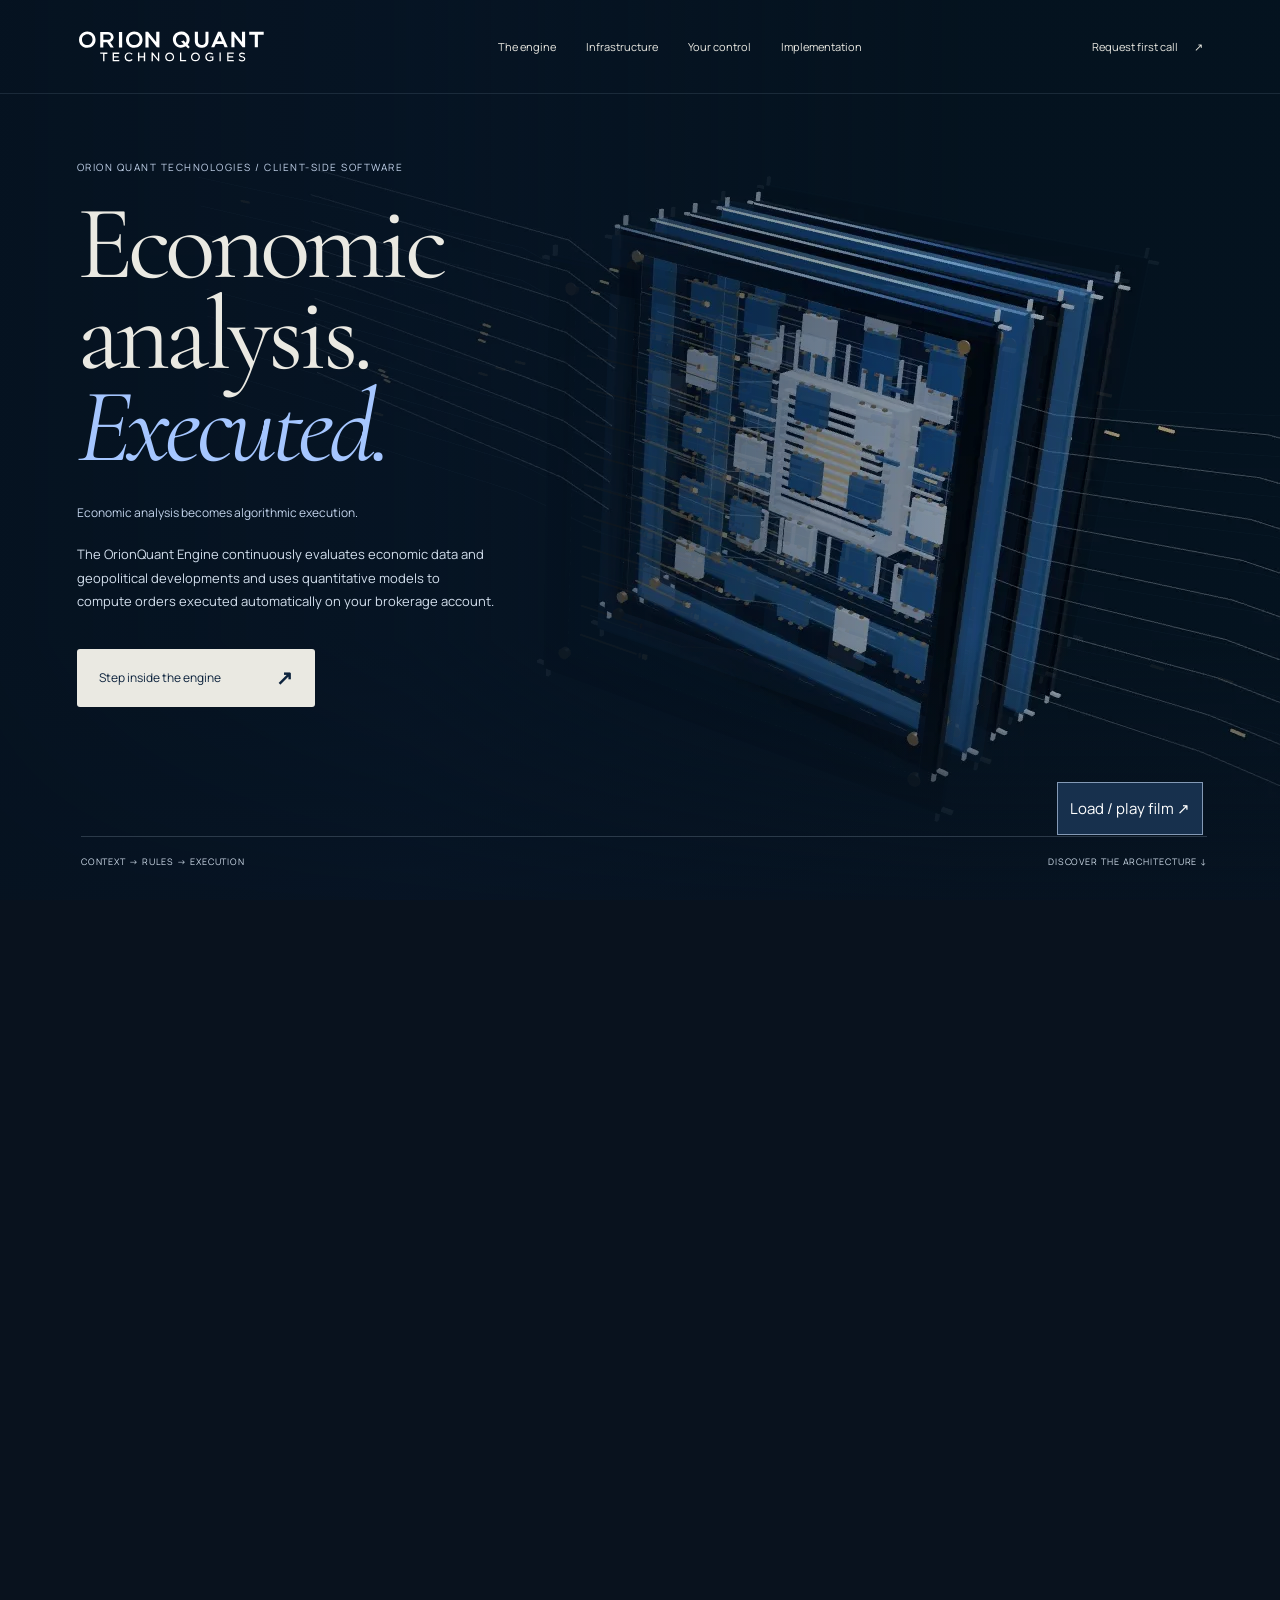
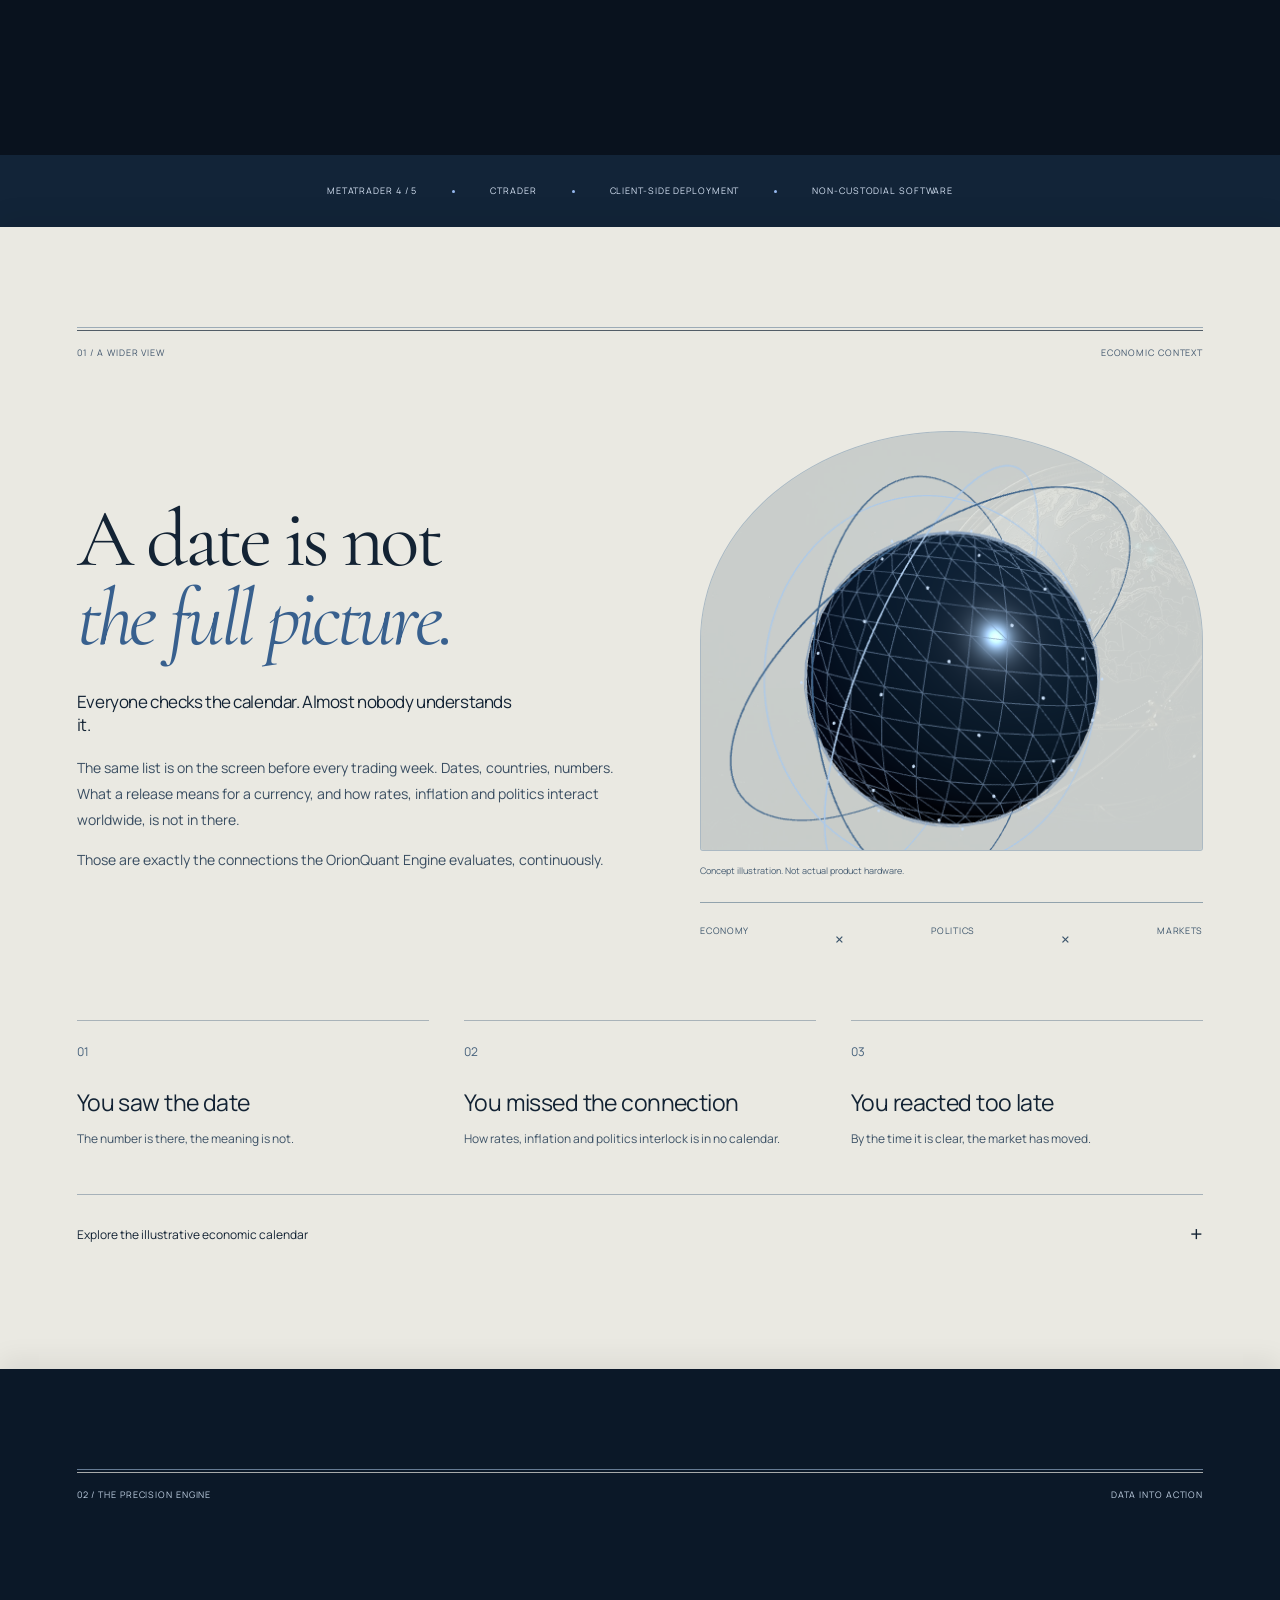
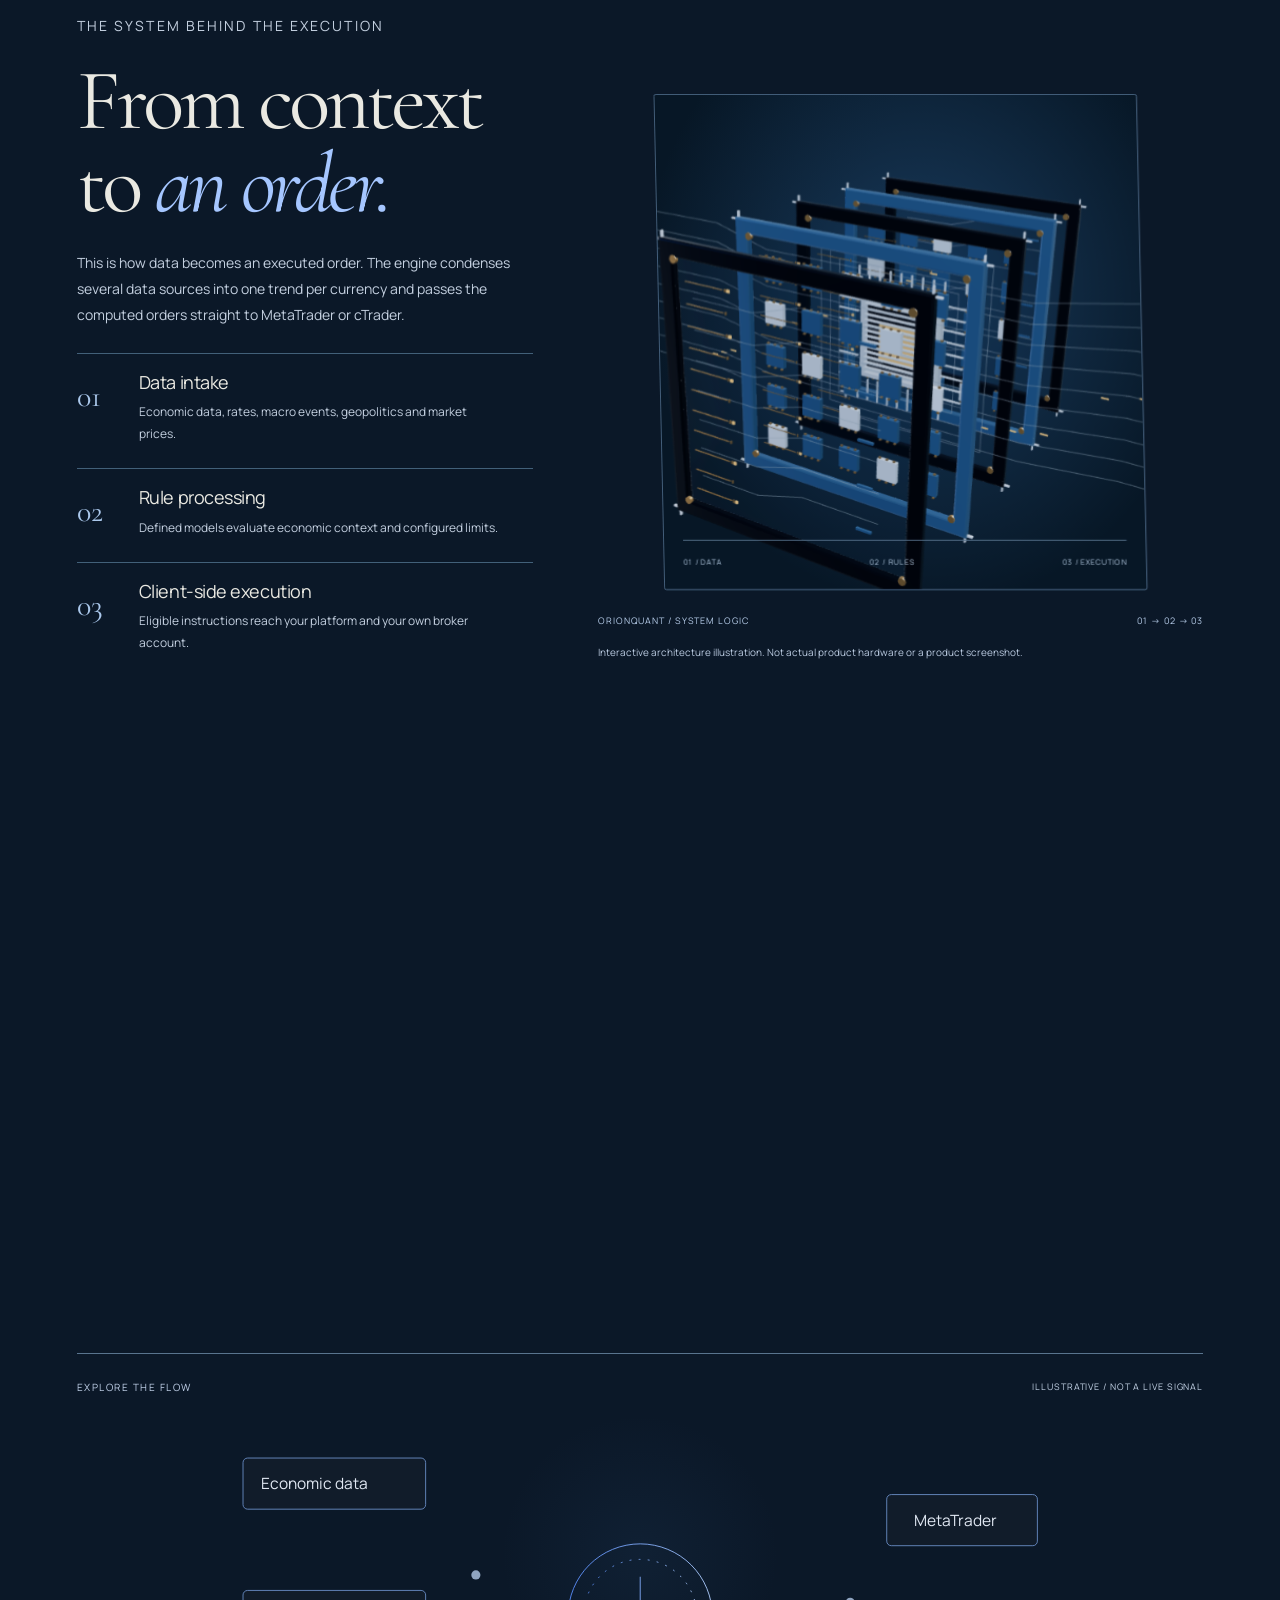
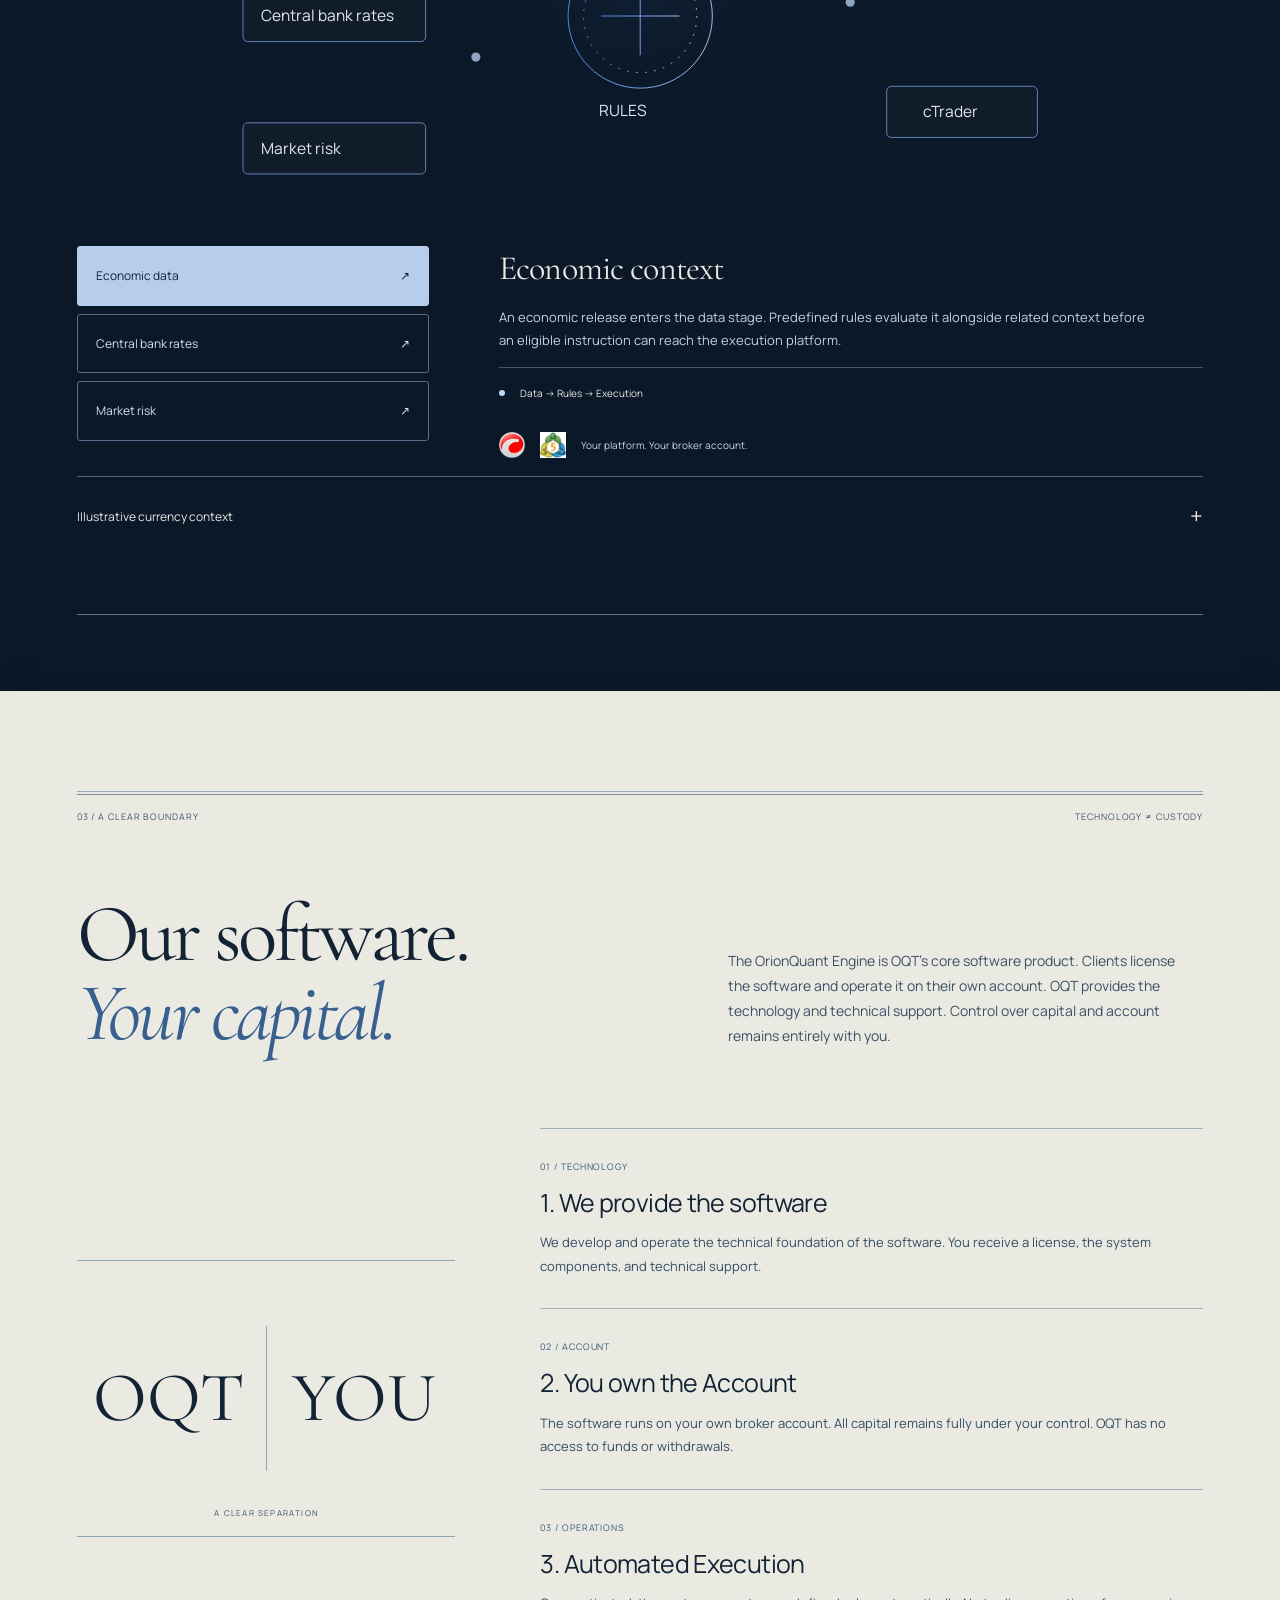
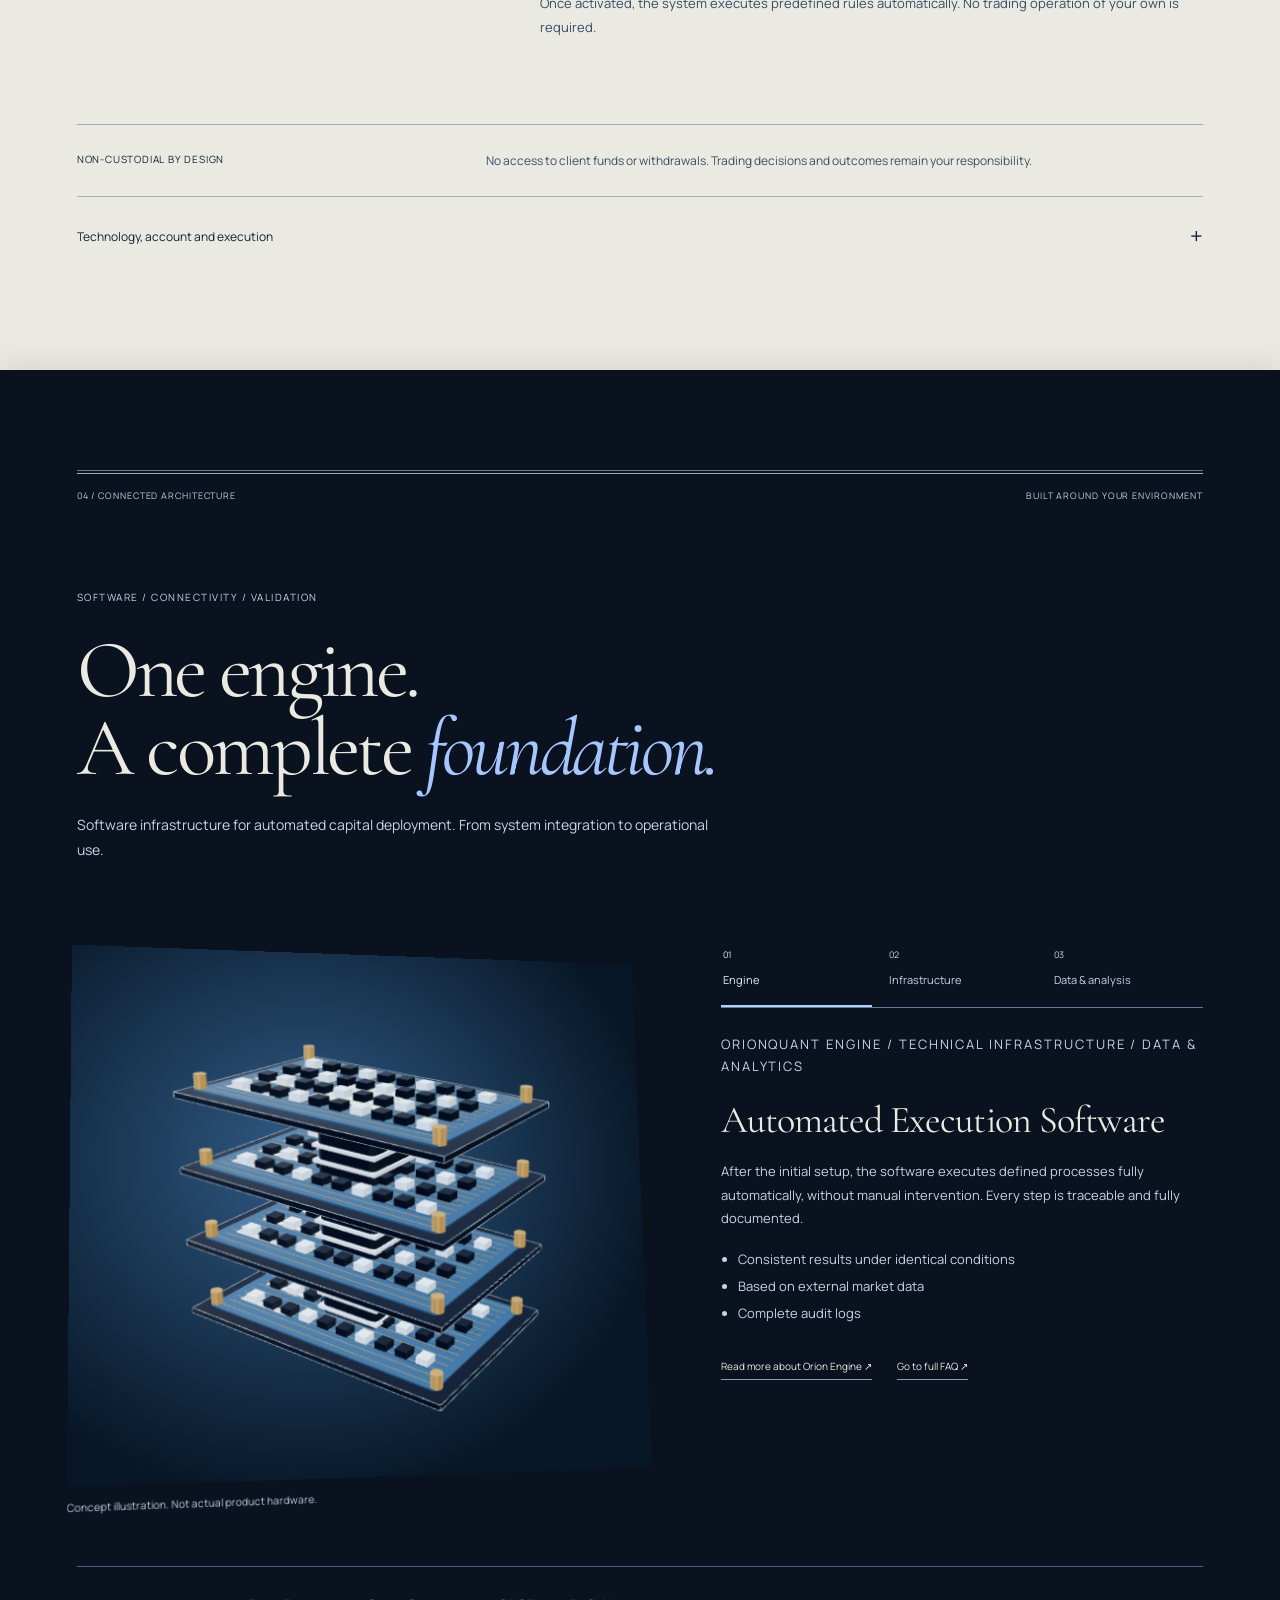
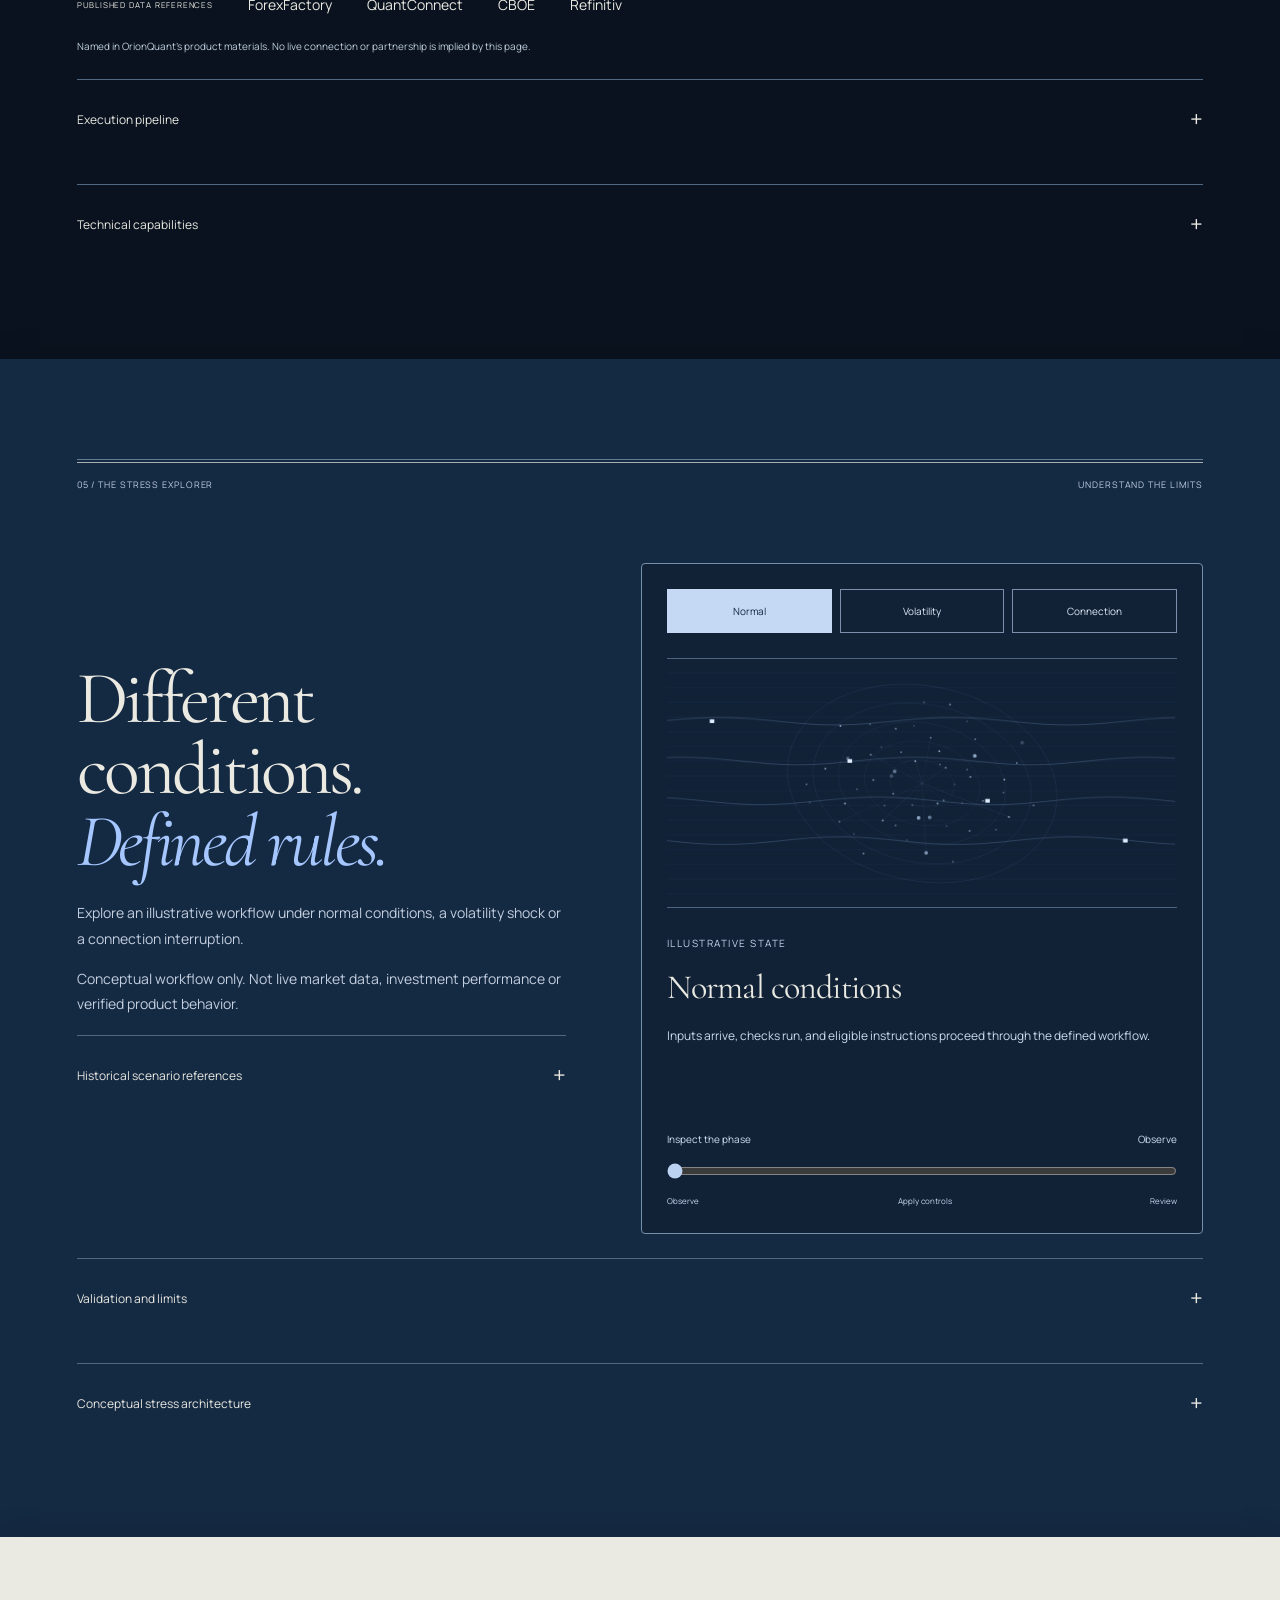
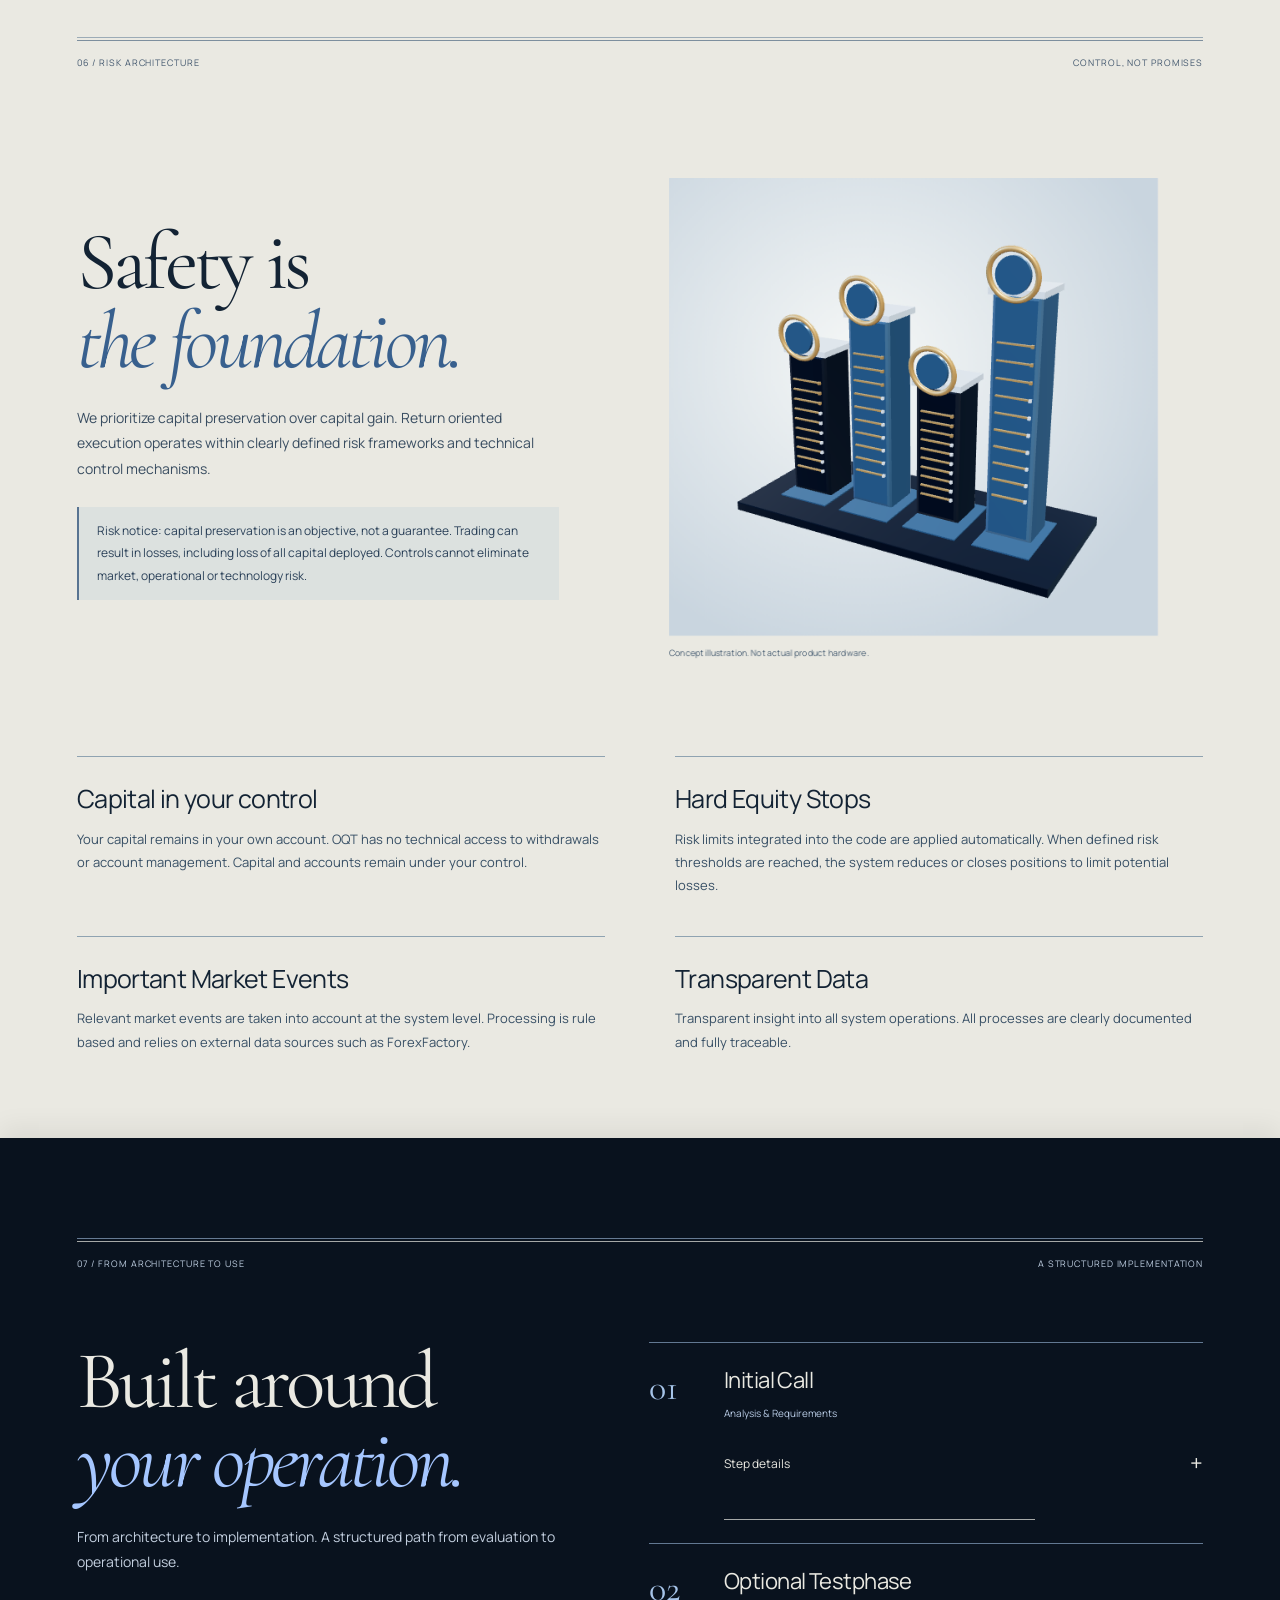
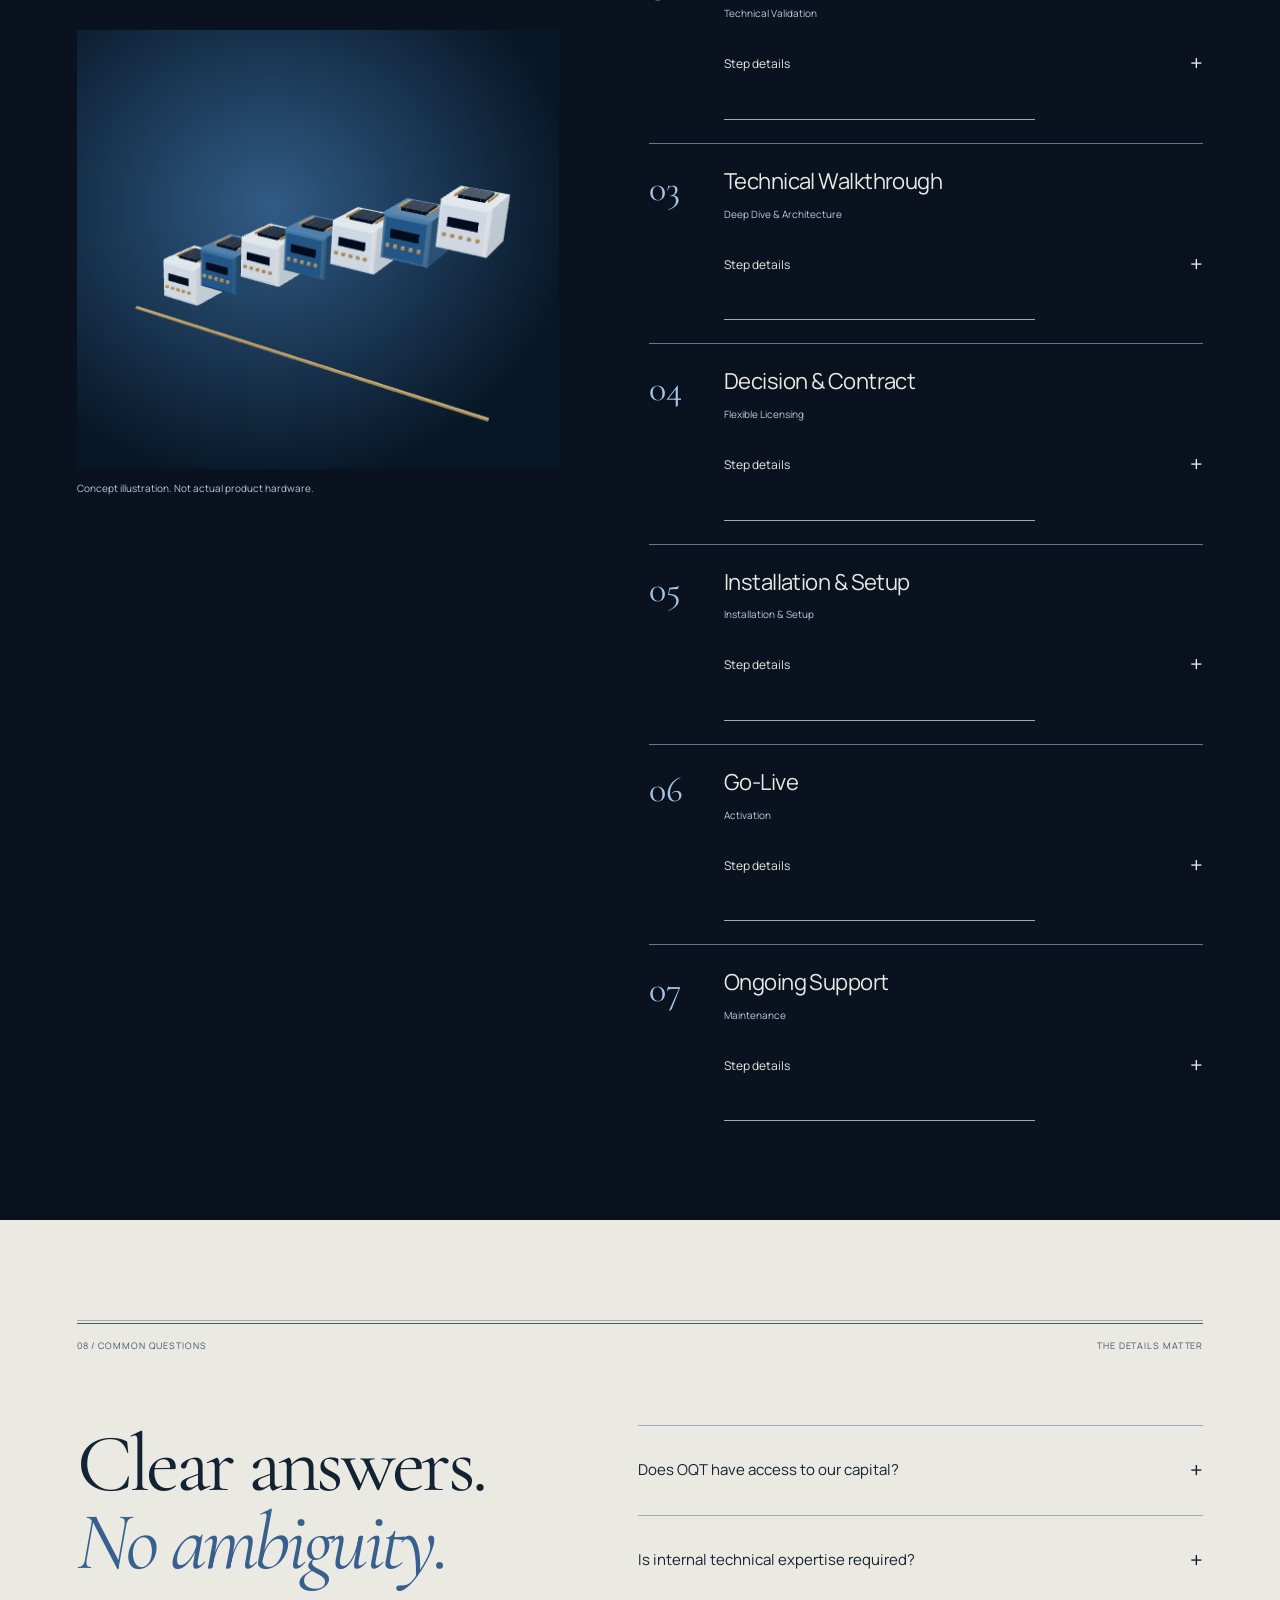
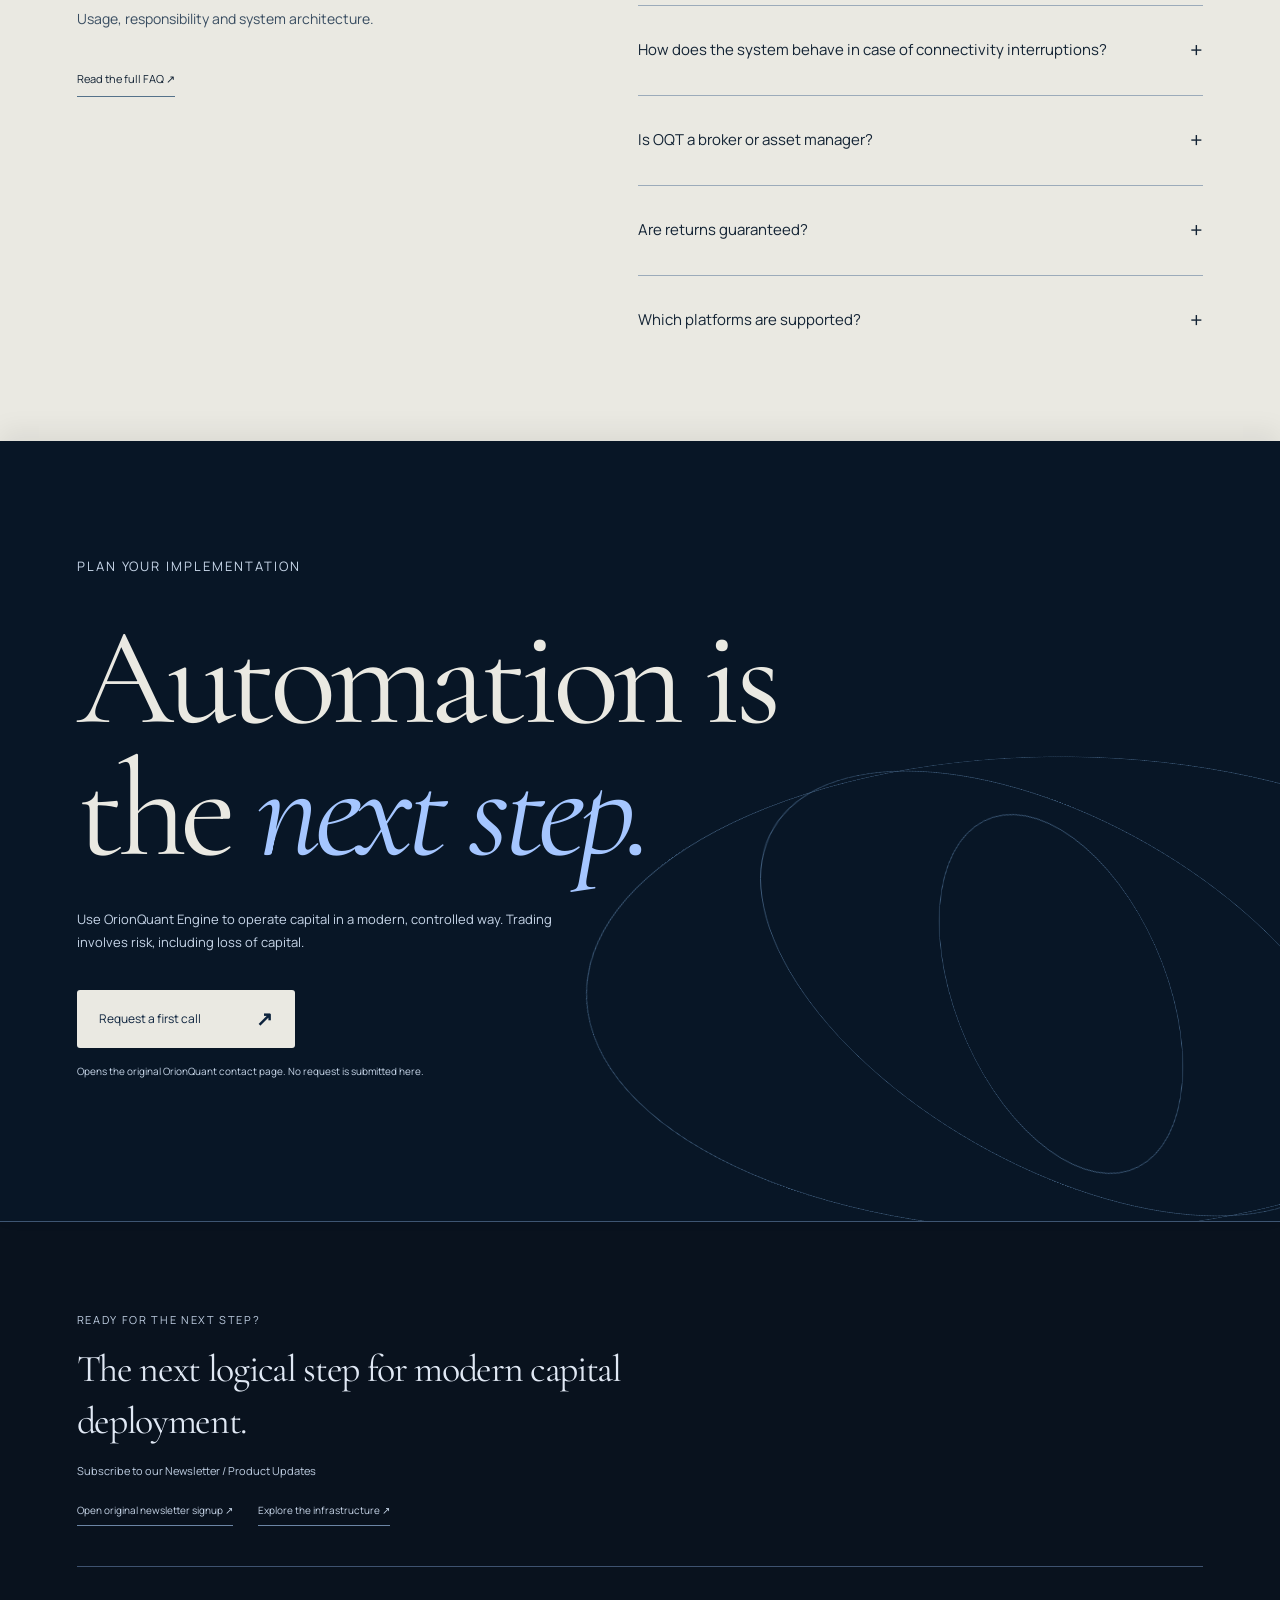
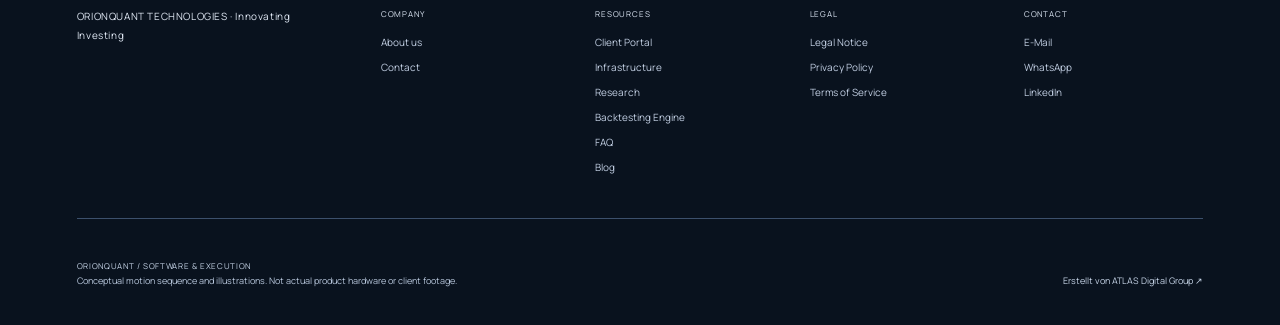
<file: art-v10/index.html>
<!DOCTYPE html>

<html lang="en"><head><meta charset="utf-8"/><meta content="width=device-width,initial-scale=1" name="viewport"/><meta content="noindex,nofollow" name="robots"/><title>OrionQuant | Precision in motion</title><meta content="Economic context. Rule-based execution. Capital in your control." name="description"/><link href="v9-design.css?v=art-v10-20261009" rel="stylesheet"/></head><body>
<a class="skip-link" href="#context">Skip to content</a><header class="top"><a class="wordmark" href="#home"><img alt="Orion Quant Technologies" height="39" src="../3-orion-logo-original.svg" width="220"/></a><nav aria-label="Main"><a href="#engine">The engine</a><a href="#services">Infrastructure</a><a href="#risk">Your control</a><a href="#process">Implementation</a></nav><a class="contact" href="https://www.orionquant.com/contact-us/">Request first call <span>↗</span></a><button aria-controls="phone-nav" aria-expanded="false" class="menu-toggle">Menu <span>+</span></button></header><nav aria-label="Mobile" hidden="" id="phone-nav"><a href="#engine">The engine</a><a href="#services">Infrastructure</a><a href="#risk">Your control</a><a href="#process">Implementation</a><a href="https://www.orionquant.com/contact-us/">Request first call ↗</a></nav>
<main><section class="hero" id="home"><div class="film-stage"><video aria-label="Conceptual precision-engine CGI" autoplay="" loop="" muted="" playsinline="" poster="assets/5-v10-poster-desktop.webp" preload="metadata"><source media="(max-width:650px)" src="assets/9-v10-hero-phone.mp4" type="video/mp4"/><source src="assets/4-v10-hero-desktop.mp4" type="video/mp4"/></video><div class="hero-shade"></div></div><canvas aria-hidden="true" id="hero-glass"></canvas><div class="hero-content"><p class="eyebrow">ORION QUANT TECHNOLOGIES / CLIENT-SIDE SOFTWARE</p><h1>Economic<br/>analysis.<br/><em>Executed.</em></h1><p class="hero-original-line">Economic analysis becomes algorithmic execution.</p><p class="lead">The OrionQuant Engine continuously evaluates economic data and geopolitical developments and uses quantitative models to compute orders executed automatically on your brokerage account.</p><a class="button" href="#engine">Step inside the engine <span>↗</span></a></div><button class="film-start" hidden="" type="button">Play film ↗</button><div class="hero-foot"><span>CONTEXT → RULES → EXECUTION</span><span>DISCOVER THE ARCHITECTURE ↓</span></div></section>
<div aria-label="Supported platforms and operating model" class="platform-band"><span>METATRADER 4 / 5</span><i></i><span>CTRADER</span><i></i><span>CLIENT-SIDE DEPLOYMENT</span><i></i><span>NON-CUSTODIAL SOFTWARE</span></div>
<section class="context section light" id="context"><div class="chapter-head"><span>01 / A WIDER VIEW</span><span>ECONOMIC CONTEXT</span></div><div class="context-layout"><div class="section-head"><h2>A date is not<br/><em>the full picture.</em></h2><h3>Everyone checks the calendar. Almost nobody understands it.</h3><p>The same list is on the screen before every trading week. Dates, countries, numbers. What a release means for a currency, and how rates, inflation and politics interact worldwide, is not in there.</p><p>Those are exactly the connections the OrionQuant Engine evaluates, continuously.</p></div><div class="context-instrument"><figure class="context-art"><img alt="Concept illustration of connected global economic context" class="context-underlay" height="572" loading="lazy" src="assets/3-v6-world.webp" width="1024"/><canvas aria-hidden="true" id="context-globe"></canvas></figure><figcaption class="context-caption">Concept illustration. Not actual product hardware.</figcaption><div class="coordinate-row"><span>ECONOMY</span><b>×</b><span>POLITICS</span><b>×</b><span>MARKETS</span></div></div></div><div class="context-points"><article><span>01</span><h3>You saw the date</h3><p>The number is there, the meaning is not.</p></article><article><span>02</span><h3>You missed the connection</h3><p>How rates, inflation and politics interlock is in no calendar.</p></article><article><span>03</span><h3>You reacted too late</h3><p>By the time it is clear, the market has moved.</p></article></div><details class="v6-details calendar-detail"><summary>Explore the illustrative economic calendar</summary><div class="calendar-sheet"><div class="calendar-top"><span>ECONOMIC CALENDAR</span><span>ILLUSTRATIVE / NOT LIVE</span></div><div aria-label="Original illustrative economic calendar" class="calendar-window" tabindex="0"><div class="calendar-row"><b>13:30</b><i>USD</i><span>Core Durable Goods Orders</span></div><div class="calendar-row"><b>14:00</b><i>EUR</i><span>German ifo Business Climate</span></div><div class="calendar-row"><b>15:00</b><i>USD</i><span>Consumer Sentiment</span></div><div class="calendar-row"><b>16:05</b><i>USD</i><span>FOMC Member Speaks</span></div><div class="calendar-row"><b>17:00</b><i>JPY</i><span>Tokyo Core CPI</span></div><div class="calendar-row"><b>18:30</b><i>EUR</i><span>ECB President Speaks</span></div><div class="calendar-row"><b>21:00</b><i>AUD</i><span>Retail Sales</span></div><div class="calendar-row"><b>22:15</b><i>CNY</i><span>Manufacturing PMI</span></div><div class="calendar-row"><b>23:00</b><i>GBP</i><span>Bank Holiday</span></div><div class="calendar-row"><b>09:30</b><i>GBP</i><span>Mortgage Approvals</span></div><div class="calendar-row"><b>11:00</b><i>EUR</i><span>Core CPI Flash Estimate</span></div><div class="calendar-row"><b>14:15</b><i>USD</i><span>ADP Employment Change</span></div><div class="calendar-row"><b>14:30</b><i>USD</i><span>Prelim GDP q/q</span></div><div class="calendar-week">KW 36</div><div class="calendar-row"><b>09:00</b><i>CHF</i><span>Foreign Currency Reserves</span></div><div class="calendar-row"><b>14:30</b><i>USD</i><span>Unemployment Claims</span></div><div class="calendar-row"><b>14:30</b><i>CAD</i><span>Employment Change</span></div><div class="calendar-row"><b>15:45</b><i>CAD</i><span>Ivey PMI</span></div><div class="calendar-row"><b>16:00</b><i>CNY</i><span>CPI y/y</span></div><div class="calendar-row"><b>08:00</b><i>GBP</i><span>GDP m/m</span></div><div class="calendar-row"><b>11:00</b><i>EUR</i><span>ZEW Economic Sentiment</span></div><div class="calendar-row"><b>14:15</b><i>EUR</i><span>Main Refinancing Rate</span></div><div class="calendar-row"><b>14:30</b><i>AUD</i><span>Unemployment Rate</span></div><div class="calendar-row"><b>03:30</b><i>AUD</i><span>Goods Trade Balance</span></div><div class="calendar-row"><b>07:55</b><i>CAD</i><span>BOC Gov Speaks</span></div><div class="calendar-row"><b>06:41</b><i>CNY</i><span>New Loans</span></div><div class="calendar-row"><b>14:30</b><i>USD</i><span>Core Retail Sales</span></div><div class="calendar-week">KW 37</div><div class="calendar-row"><b>03:30</b><i>AUD</i><span>NAB Business Confidence</span></div><div class="calendar-row"><b>08:00</b><i>GBP</i><span>Claimant Count Change</span></div><div class="calendar-row"><b>08:00</b><i>GBP</i><span>Average Earnings Index</span></div><div class="calendar-row"><b>14:30</b><i>USD</i><span>Core CPI y/y?</span></div><div class="calendar-row"><b>14:30</b><i>USD</i><span>CPI m/m</span></div><div class="calendar-row"><b>11:00</b><i>EUR</i><span>Industrial Production</span></div><div class="calendar-row"><b>14:15</b><i>EUR</i><span>Monetary Policy Statement</span></div><div class="calendar-row"><b>16:00</b><i>USD</i><span>Crude Oil Inventories</span></div><div class="calendar-row"><b>23:50</b><i>JPY</i><span>Core Machinery Orders</span></div><div class="calendar-row"><b>10:00</b><i>EUR</i><span>Trade Balance</span></div><div class="calendar-row"><b>13:00</b><i>GBP</i><span>Official Bank Rate</span></div><div class="calendar-row"><b>14:30</b><i>USD</i><span>Retail Sales m/m</span></div><div class="calendar-row"><b>15:15</b><i>USD</i><span>Industrial Production</span></div><div class="calendar-row"><b>16:00</b><i>USD</i><span>Consumer Sentiment</span></div><div class="calendar-row"><b>22:30</b><i>NZD</i><span>Business NZ Manufacturing</span></div></div><div class="calendar-bottom"><span>INPUTS</span><strong>One event. A wider economic context.</strong></div></div></details></section>
<section class="engine section" id="engine"><div class="chapter-head"><span>02 / THE PRECISION ENGINE</span><span>DATA INTO ACTION</span></div><div class="engine-story"><div class="engine-copy section-head"><p class="eyebrow">THE SYSTEM BEHIND THE EXECUTION</p><h2>From context<br/>to <em>an order.</em></h2><p>This is how data becomes an executed order. The engine condenses several data sources into one trend per currency and passes the computed orders straight to MetaTrader or cTrader.</p><div class="engine-stages"><article><span>01</span><div><h3>Data intake</h3><p>Economic data, rates, macro events, geopolitics and market prices.</p></div></article><article><span>02</span><div><h3>Rule processing</h3><p>Defined models evaluate economic context and configured limits.</p></div></article><article><span>03</span><div><h3>Client-side execution</h3><p>Eligible instructions reach your platform and your own broker account.</p></div></article></div></div><div class="engine-portrait"><div class="engine-frame"><canvas id="engine-instrument" aria-label="Illustrative software layers"></canvas><div class="instrument-labels" aria-hidden="true"><span>01 / DATA</span><span>02 / RULES</span><span>03 / EXECUTION</span></div></div><div class="instrument-caption"><span>ORIONQUANT / SYSTEM LOGIC</span><span>01 → 02 → 03</span></div><p class="fine">Interactive architecture illustration. Not actual product hardware or a product screenshot.</p></div></div><div class="flow-lab"><div class="lab-title"><span class="eyebrow">EXPLORE THE FLOW</span><span>ILLUSTRATIVE / NOT A LIVE SIGNAL</span></div><svg aria-label="Illustrative path from economic context through rule processing to client-side execution" class="signal-architecture" role="img" viewbox="0 0 900 460"><defs><lineargradient id="flow"><stop stop-color="#578cff"></stop><stop offset="1" stop-color="#b3d0ff"></stop></lineargradient></defs><g fill="none" stroke="#506077" stroke-width="1"><path class="flow-path" d="M40 85H220Q270 85 270 135V185Q270 230 330 230H370"></path><path class="flow-path" d="M40 230H370"></path><path class="flow-path" d="M40 375H220Q270 375 270 325V275Q270 230 330 230H370"></path><path class="flow-path" d="M530 230H660Q700 230 700 185V125H860"></path><path class="flow-path" d="M530 230H660Q700 230 700 275V335H860"></path></g><g class="core-orbit" fill="none" stroke="url(#flow)"><circle cx="450" cy="230" r="79"></circle><circle cx="450" cy="230" r="62" stroke-dasharray="2 8"></circle><path d="M407 230h86M450 187v86"></path></g><g fill="#8fa4c0"><circle class="data-pulse" cx="270" cy="185" r="5"></circle><circle class="data-pulse" cx="270" cy="275" r="5"></circle><circle class="data-pulse" cx="680" cy="215" r="5"></circle></g><g class="flow-badge" fill="#111c2a" stroke="#688bc3"><rect height="56" rx="5" width="200" x="15" y="57"></rect><rect height="56" rx="5" width="200" x="15" y="202"></rect><rect height="56" rx="5" width="200" x="15" y="347"></rect><rect height="56" rx="5" width="165" x="720" y="97"></rect><rect height="56" rx="5" width="165" x="720" y="307"></rect></g><g fill="#e1e8f3" font-family="Manrope,Arial" font-size="17"><text x="35" y="91">Economic data</text><text x="35" y="236">Central bank rates</text><text x="35" y="381">Market risk</text><text x="750" y="131">MetaTrader</text><text x="760" y="341">cTrader</text><text x="405" y="340">RULES</text></g></svg><div class="engine-lab"><div aria-label="Data inputs" class="input-list" role="group"><button aria-pressed="true" data-input="macro">Economic data <b>↗</b></button><button aria-pressed="false" data-input="rates">Central bank rates <b>↗</b></button><button aria-pressed="false" data-input="risk">Market risk <b>↗</b></button></div><div class="engine-output"><h3 id="input-title">Economic context</h3><p id="input-detail">An economic release enters the data stage. Predefined rules evaluate it alongside related context before an eligible instruction can reach the execution platform.</p><div class="output-stage"><i></i><span>Data → Rules → Execution</span></div><div class="platform-target"><img alt="cTrader" height="600" loading="lazy" src="../2-ctrader-original.webp" width="600"/><img alt="MetaTrader 5" height="230" loading="lazy" src="../4-metatrader-original.png" width="230"/><span>Your platform. Your broker account.</span></div></div></div><details><summary>Illustrative currency context</summary><div class="currency-context"><span>ILLUSTRATIVE CURRENCY CONTEXT</span><div><b>EUR</b><i class="positive">Strong</i><em></em></div><div><b>USD</b><i>Neutral</i><em></em></div><div><b>GBP</b><i>Weak</i><em></em></div><small>Example only. No recommendation or live signal.</small></div></details></div></section>
<section class="control section light" id="control"><div class="chapter-head"><span>03 / A CLEAR BOUNDARY</span><span>TECHNOLOGY ≠ CUSTODY</span></div><div class="control-heading"><h2>Our software.<br/><em>Your capital.</em></h2><p>The OrionQuant Engine is OQT's core software product. Clients license the software and operate it on their own account. OQT provides the technology and technical support. Control over capital and account remains entirely with you.</p></div><div class="ownership-layout"><div aria-hidden="true" class="ownership-glyph"><span>OQT</span><i></i><span>YOU</span><div class="ownership-boundary">A CLEAR SEPARATION</div></div><div class="control-grid"><article><span>01 / TECHNOLOGY</span><h3>1. We provide the software</h3><details class="v6-details mobile-disclosure"><summary>Read more</summary><p>We develop and operate the technical foundation of the software. You receive a license, the system components, and technical support.</p></details></article><article><span>02 / ACCOUNT</span><h3>2. You own the Account</h3><details class="v6-details mobile-disclosure"><summary>Read more</summary><p>The software runs on your own broker account. All capital remains fully under your control. OQT has no access to funds or withdrawals.</p></details></article><article><span>03 / OPERATIONS</span><h3>3. Automated Execution</h3><details class="v6-details mobile-disclosure"><summary>Read more</summary><p>Once activated, the system executes predefined rules automatically. No trading operation of your own is required.</p></details></article></div></div><div class="control-note"><span>NON-CUSTODIAL BY DESIGN</span><p>No access to client funds or withdrawals. Trading decisions and outcomes remain your responsibility.</p></div><details><summary>Technology, account and execution</summary><figure class="control-concept"><img alt="Software, account and execution conceptual illustration" height="572" loading="lazy" src="assets/1-v6-control.webp" width="1024"/><figcaption>Concept illustration. Not product hardware.</figcaption></figure></details></section>
<section class="infrastructure section" id="services"><div class="chapter-head"><span>04 / CONNECTED ARCHITECTURE</span><span>BUILT AROUND YOUR ENVIRONMENT</span></div><div class="services-heading"><p class="eyebrow">SOFTWARE / CONNECTIVITY / VALIDATION</p><h2>One engine.<br/>A complete <em>foundation.</em></h2><p>Software infrastructure for automated capital deployment. From system integration to operational use.</p></div><div class="services-layout"><figure class="infrastructure-art"><img alt="Concept illustration of connected technical infrastructure" height="572" loading="lazy" src="assets/6-v8-infrastructure.svg" width="1024"/><figcaption>Concept illustration. Not actual product hardware.</figcaption></figure><div class="service-stage"><div aria-label="Software services" class="service-switch" role="tablist"><button aria-controls="service-engine" aria-selected="true" data-service="service-engine" role="tab">01 <span>Engine</span></button><button aria-controls="service-infrastructure" aria-selected="false" data-service="service-infrastructure" role="tab">02 <span>Infrastructure</span></button><button aria-controls="service-data" aria-selected="false" data-service="service-data" role="tab">03 <span>Data &amp; analysis</span></button></div><div class="service-panel" id="service-engine" role="tabpanel"><p class="eyebrow">OrionQuant Engine / Technical Infrastructure / Data &amp; Analytics</p><h3>Automated Execution Software</h3><p>After the initial setup, the software executes defined processes fully automatically, without manual intervention. Every step is traceable and fully documented.</p><ul><li>Consistent results under identical conditions</li><li>Based on external market data</li><li>Complete audit logs</li></ul><div class="source-links"><a href="https://www.orionquant.com/infrastructure/">Read more about Orion Engine ↗</a><a href="https://www.orionquant.com/faq/">Go to full FAQ ↗</a></div></div><article class="service-panel" hidden="" id="service-infrastructure" role="tabpanel"><p class="eyebrow">TECHNICAL INFRASTRUCTURE / MANAGED HOSTING</p><h3>Technical Implementation</h3><p>OQT supports the technical onboarding and the initial system setup.</p><ul><li>Robust system architecture</li><li>Connectivity via established broker interfaces</li></ul></article><article class="service-panel" hidden="" id="service-data" role="tabpanel"><p class="eyebrow">DATA &amp; ANALYTICS / DATA DRIVEN INSIGHTS</p><h3>Data &amp; Analysis Frameworks</h3><p>Strategies are technically evaluated using historical data and defined test scenarios. Backtesting and analysis serve a structured assessment prior to productive use.</p><ul><li>Evaluation across long time periods</li><li>Simulation under different market phases</li><li>Traceable result reports</li></ul><details class="v6-details"><summary>Original illustrative backtest labels</summary><div class="source-backtest"><span>ORIGINAL ILLUSTRATIVE BACKTEST / NOT LIVE</span><strong>EURGBP <i>M30</i></strong><div>Signal type <b>LONG</b></div><div>Data source <b>Tick Data M1</b></div><div>Progress <b>82.1%</b></div><small>Source UI labels: Indicators / UTC+0 / Signal detected. No trading recommendation or verified performance.</small></div></details></article></div></div><div class="source-strip"><span>PUBLISHED DATA REFERENCES</span><b>ForexFactory</b><b>QuantConnect</b><b>CBOE</b><b>Refinitiv</b><p>Named in OrionQuant's product materials. No live connection or partnership is implied by this page.</p></div><details><summary>Execution pipeline</summary><div class="pipeline"><article><span>01</span><h3>Data intake</h3><details class="v6-details mobile-disclosure"><summary>Read more</summary><p>Economic releases, rates and market prices enter the workflow.</p></details></article><article><span>02</span><h3>Rule processing</h3><details class="v6-details mobile-disclosure"><summary>Read more</summary><p>Predefined parameters determine how the inputs are processed.</p></details></article><article><span>03</span><h3>Platform connection</h3><details class="v6-details mobile-disclosure"><summary>Read more</summary><p>MetaTrader 4/5 or cTrader connects the software to your broker account.</p></details></article><article><span>04</span><h3>Operations</h3><details class="v6-details mobile-disclosure"><summary>Read more</summary><p>You supervise the deployment. Software support follows the agreed scope.</p></details></article></div></details><details><summary>Technical capabilities</summary><div class="capability-strip"><article><span>01</span><h3>Transparent Data</h3><p>Transparent insight into all system operations. All processes are clearly documented and fully traceable.</p></article><article><span>02</span><h3>Algorithmic Discipline</h3><p>Execution follows clearly defined rules and models. Manual or emotional intervention is systemically excluded.</p></article><article><span>03</span><h3>Defensive Risk Control</h3><p>Technical controls are defined during configuration. They do not guarantee availability or prevent trading losses.</p></article><article><span>04</span><h3>Operational availability</h3><p>Technical controls are defined during configuration. They do not guarantee availability or prevent trading losses.</p></article></div></details></section>
<section class="stress section" id="stress"><div class="chapter-head"><span>05 / THE STRESS EXPLORER</span><span>UNDERSTAND THE LIMITS</span></div><div class="stress-grid"><div class="section-head"><h2>Different conditions.<br/><em>Defined rules.</em></h2><p>Explore an illustrative workflow under normal conditions, a volatility shock or a connection interruption.</p><p class="fine">Conceptual workflow only. Not live market data, investment performance or verified product behavior.</p><details><summary>Historical scenario references</summary><div class="history-rail"><div><span>2018</span><strong>US-China Trade War</strong></div><div><span>2019</span><strong>Brexit Market Chaos</strong></div><div><span>2020</span><strong>COVID-19 Global Crash</strong></div><div><span>FEB 2022</span><strong>Russia-Ukraine War &amp; Energy Crisis</strong></div><div><span>SEP 2022</span><strong>UK Mini-Budget Flash Crash</strong></div><div><span>2023–24</span><strong>Israel-Gaza Geopolitical Conflict</strong></div></div><p>Backtests and simulations do not predict future performance or remove trading risk.</p></details></div><div class="stress-lab"><div aria-label="Illustrative scenarios" class="scenario-tabs" role="group"><button aria-pressed="true" data-scenario="0">Normal</button><button aria-pressed="false" data-scenario="1">Volatility</button><button aria-pressed="false" data-scenario="2">Connection</button></div><div class="stress-visual"><canvas aria-label="Illustrative workflow state visualization" id="stress-field"></canvas><div aria-hidden="true" class="stress-nodes"><span>INPUT</span><i></i><span>CONTROL</span><i></i><span>EXECUTION</span></div></div><div class="stress-reading"><span class="eyebrow">ILLUSTRATIVE STATE</span><h3 id="scenario-title">Normal conditions</h3><p id="scenario-detail">Inputs arrive, checks run, and eligible instructions proceed through the defined workflow.</p></div><label class="phase-label" for="phase">Inspect the phase <span id="phase-name">Observe</span></label><input id="phase" max="100" min="0" type="range" value="0"/><div class="phase-markers"><span>Observe</span><span>Apply controls</span><span>Review</span></div></div></div><details><summary>Validation and limits</summary><div class="validation-note"><span>TECHNICAL VALIDATION</span><h3>Test the logic. Understand the limits.</h3><p>Historical scenarios and non-production testing can help assess system logic, configuration and recovery. Evaluation should include assumptions, data sources and the full test conditions. Backtests and simulations do not predict future performance or remove trading risk.</p></div></details><details><summary>Conceptual stress architecture</summary><figure class="stress-concept"><img alt="Concept illustration of risk-control architecture" height="572" loading="lazy" src="assets/2-v6-stress.webp" width="1024"/><figcaption>Concept illustration. Not product hardware.</figcaption></figure></details></section>
<section class="risk section light" id="risk"><div class="chapter-head"><span>06 / RISK ARCHITECTURE</span><span>CONTROL, NOT PROMISES</span></div><div class="risk-story"><div class="section-head"><h2>Safety is<br/><em>the foundation.</em></h2><p>We prioritize capital preservation over capital gain. Return oriented execution operates within clearly defined risk frameworks and technical control mechanisms.</p><p class="risk-disclosure">Risk notice: capital preservation is an objective, not a guarantee. Trading can result in losses, including loss of all capital deployed. Controls cannot eliminate market, operational or technology risk.</p></div><figure class="risk-art"><img alt="Concept illustration of a defined mechanical limit" height="572" loading="lazy" src="assets/8-v8-risk.svg" width="1024"/><figcaption>Concept illustration. Not actual product hardware.</figcaption></figure></div><div class="risk-grid"><article><h3>Capital in your control</h3><details class="v6-details mobile-disclosure"><summary>Read more</summary><p>Your capital remains in your own account. OQT has no technical access to withdrawals or account management. Capital and accounts remain under your control.</p></details></article><article><h3>Hard Equity Stops</h3><details class="v6-details mobile-disclosure"><summary>Read more</summary><p>Risk limits integrated into the code are applied automatically. When defined risk thresholds are reached, the system reduces or closes positions to limit potential losses.</p></details></article><article><h3>Important Market Events</h3><details class="v6-details mobile-disclosure"><summary>Read more</summary><p>Relevant market events are taken into account at the system level. Processing is rule based and relies on external data sources such as ForexFactory.</p></details></article><article><h3>Transparent Data</h3><details class="v6-details mobile-disclosure"><summary>Read more</summary><p>Transparent insight into all system operations. All processes are clearly documented and fully traceable.</p></details></article></div></section>
<section class="process section" id="process"><div class="chapter-head"><span>07 / FROM ARCHITECTURE TO USE</span><span>A STRUCTURED IMPLEMENTATION</span></div><div class="process-layout"><div class="section-head"><h2>Built around<br/><em>your operation.</em></h2><p>From architecture to implementation. A structured path from evaluation to operational use.</p><figure class="process-art"><img alt="Concept illustration of the implementation pathway" height="572" loading="lazy" src="assets/7-v8-process.svg" width="1024"/><figcaption>Concept illustration. Not actual product hardware.</figcaption></figure></div><div class="process-list">
<article><span>01</span><div><h3>Initial Call</h3><small class="process-label">Analysis &amp; Requirements</small><details class="v6-details"><summary>Step details</summary><p>Every collaboration begins with a non-binding initial call. During this conversation, we review your existing structure, processes, and technical setup to jointly assess how our software can be applied effectively.</p><p class="step-notes">Clarifying objectives / Infrastructure Overview</p></details></div><i></i></article><article><span>02</span><div><h3>Optional Testphase</h3><small class="process-label">Technical Validation</small><details class="v6-details"><summary>Step details</summary><p>The test phase focuses on technical validation in a realistic environment. Stability, system logic, and functional correctness are assessed, while performance is reviewed as a supporting aspect.</p><p class="step-notes">Straightforward system access / Realistic test environment / Technical validation of stability and logic / Automatically time-limited</p></details></div><i></i></article><article><span>03</span><div><h3>Technical Walkthrough</h3><small class="process-label">Deep Dive &amp; Architecture</small><details class="v6-details"><summary>Step details</summary><p>A detailed discussion of functionality and system architecture. We review technical requirements and the intended level of automation. This is not a sales call, but a purely technical discussion.</p></details></div><i></i></article><article><span>04</span><div><h3>Decision &amp; Contract</h3><small class="process-label">Flexible Licensing</small><details class="v6-details"><summary>Step details</summary><p>After the test phase, you decide freely whether to proceed. We offer transparent and flexible licensing models with clear defined terms. Continuation only occurs following an active decision.</p><p class="step-notes">no obligation / Transparent pricing models</p></details></div><i></i></article><article><span>05</span><div><h3>Installation &amp; Setup</h3><small class="process-label">Installation &amp; Setup</small><details class="v6-details"><summary>Step details</summary><p>Following the agreement, we provide the license and all required setup files. Installation is completed either independently using clear documentation or with support from our technical team.</p><p class="step-notes">Separation of software and capital / Installation within your own environment</p></details></div><i></i></article><article><span>06</span><div><h3>Go-Live</h3><small class="process-label">Activation</small><details class="v6-details"><summary>Step details</summary><p>You activate the system independently within your existing infrastructure. Operational control remains entirely with your organization. OQT provides software and technical support only.</p><p class="step-notes">Operational control remains with client / Client-side operation</p></details></div><i></i></article><article><span>07</span><div><h3>Ongoing Support</h3><small class="process-label">Maintenance</small><details class="v6-details"><summary>Step details</summary><p>Throughout the license term, we provide technical support, system updates, and assistance with configuration questions. Operational responsibility remains entirely with the customer.</p><p class="step-notes">Regular system updates / Technical support / Support during initial setup / Support for software-related issues</p></details></div><i></i></article></div></div></section>
<section class="faq section light" id="faq"><div class="chapter-head"><span>08 / COMMON QUESTIONS</span><span>THE DETAILS MATTER</span></div><div class="faq-layout"><div class="section-head"><h2>Clear answers.<br/><em>No ambiguity.</em></h2><p>Usage, responsibility and system architecture.</p><a class="text-link" href="https://www.orionquant.com/faq/">Read the full FAQ ↗</a></div><div class="faq-list"><details><summary>Does OQT have access to our capital?</summary><p>No. OQT is a non-custodial software solution. Your capital remains entirely in your own brokerage account. The software operates within your existing account structure and has no access to withdrawals or external transactions.</p></details><details><summary>Is internal technical expertise required?</summary><p>The software requires configuration, risk awareness and ongoing supervision. OQT provides technical onboarding. Strategy choices and trading outcomes remain the client's responsibility.</p></details><details><summary>How does the system behave in case of connectivity interruptions?</summary><p>The engine is operated by the client on their own infrastructure, typically a VPS or company server. Confirm connectivity, recovery procedures and hosting responsibilities during technical onboarding.</p></details><details><summary>Is OQT a broker or asset manager?</summary><p>No. OQT develops and licenses software. It does not manage client funds, provide investment advice or make investment recommendations.</p></details><details><summary>Are returns guaranteed?</summary><p>No. Backtests, simulated results and historical examples do not predict future outcomes. Trading can cause losses, including the loss of all capital deployed.</p></details><details><summary>Which platforms are supported?</summary><p>The Orion Engine supports cTrader and MetaTrader 4 and 5. Broker selection and the assessment of compatibility remain the client's responsibility.</p></details></div></div></section>
<section class="closing section" id="contact"><p class="eyebrow">PLAN YOUR IMPLEMENTATION</p><h2>Automation is<br/>the <em>next step.</em></h2><p>Use OrionQuant Engine to operate capital in a modern, controlled way. Trading involves risk, including loss of capital.</p><a class="button" href="https://www.orionquant.com/contact-us/">Request a first call <span>↗</span></a><p class="fine">Opens the original OrionQuant contact page. No request is submitted here.</p><div aria-hidden="true" class="closing-orbit"><i></i><i></i><i></i></div></section></main><footer><div class="source-newsletter"><p class="eyebrow">READY FOR THE NEXT STEP?</p><h3>The next logical step for modern capital deployment.</h3><p>Subscribe to our Newsletter / Product Updates</p><a href="https://www.orionquant.com/">Open original newsletter signup ↗</a><a href="https://www.orionquant.com/infrastructure/">Explore the infrastructure ↗</a></div><div class="original-footer-links"><strong>ORIONQUANT TECHNOLOGIES · Innovating Investing</strong><div><span>COMPANY</span><a href="https://www.orionquant.com/about-us/">About us</a><a href="https://www.orionquant.com/contact-us/">Contact</a></div><div><span>RESOURCES</span><a href="https://www.orionquant.com/dashboard/">Client Portal</a><a href="https://www.orionquant.com/infrastructure/">Infrastructure</a><a href="https://www.orionquant.com/research/">Research</a><a href="https://www.orionquant.com/backtesting-engine/">Backtesting Engine</a><a href="https://www.orionquant.com/faq/">FAQ</a><a href="https://blog.orionquant.com/">Blog</a></div><div><span>LEGAL</span><a href="https://www.orionquant.com/impressum/">Legal Notice</a><a href="https://www.orionquant.com/privacy/">Privacy Policy</a><a href="https://www.orionquant.com/terms/">Terms of Service</a></div><div><span>CONTACT</span><a href="mailto:info@orionquant.com">E-Mail</a><a href="https://wa.me/message/NNB75WGAIZERP1">WhatsApp</a><a href="https://www.linkedin.com/in/felixtrauner">LinkedIn</a></div></div><span>ORIONQUANT / SOFTWARE &amp; EXECUTION<br/><small>Conceptual motion sequence and illustrations. Not actual product hardware or client footage.</small></span><a href="https://atlasdigitalgroup.de">Erstellt von ATLAS Digital Group ↗</a></footer><script src="../6-gsap.min.js"></script><script src="../7-ScrollTrigger.min.js"></script><script src="../8-lenis.min.js"></script><script src="v9-motion.js?v=art-v10-20261009"></script><script src="field.js?v=art-v10-20261009" type="module"></script><script src="hero-engine.js?v=art-v10-20261009" type="module"></script><script src="context-globe.js?v=art-v10-20261009" type="module"></script><script type="module" src="engine-instrument.js?v=art-v10-20261009"></script><script type="module" src="chapter-scenes.js?v=art-v10-20261009"></script></body></html>
</file>
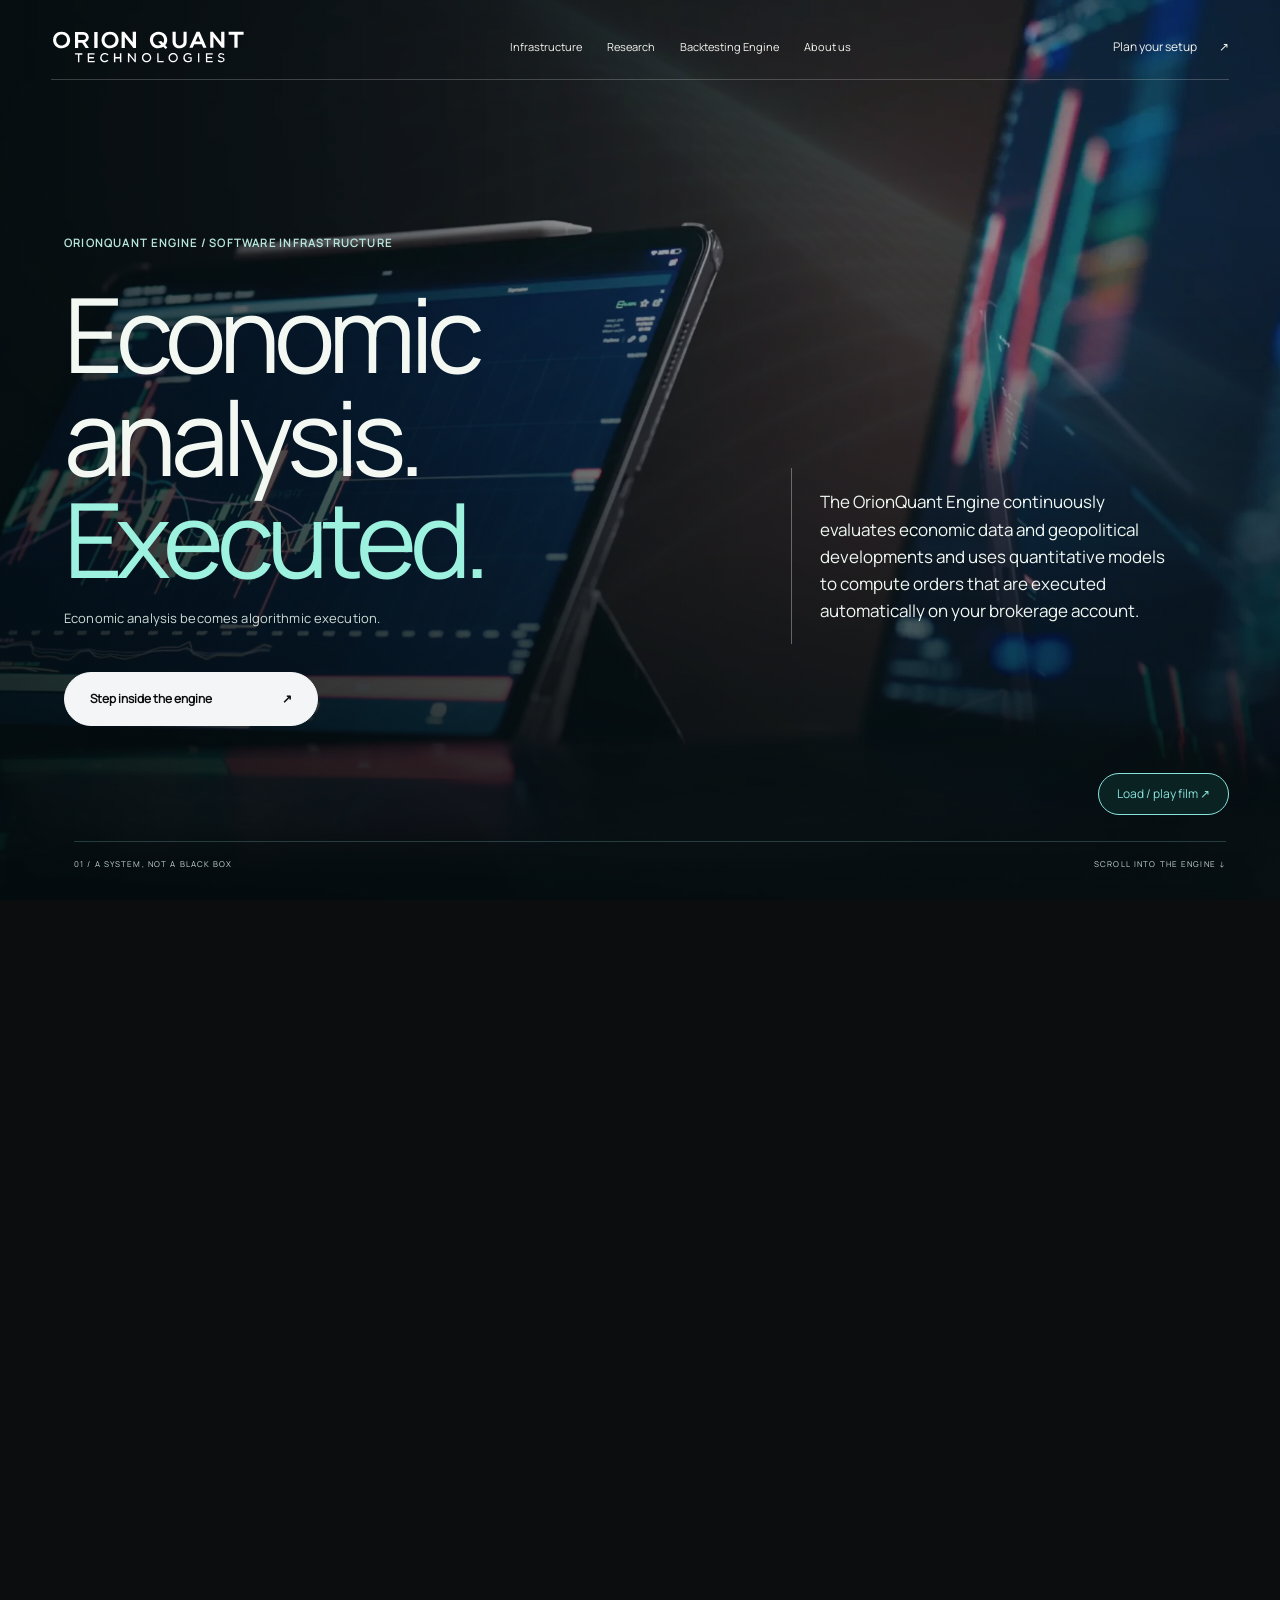
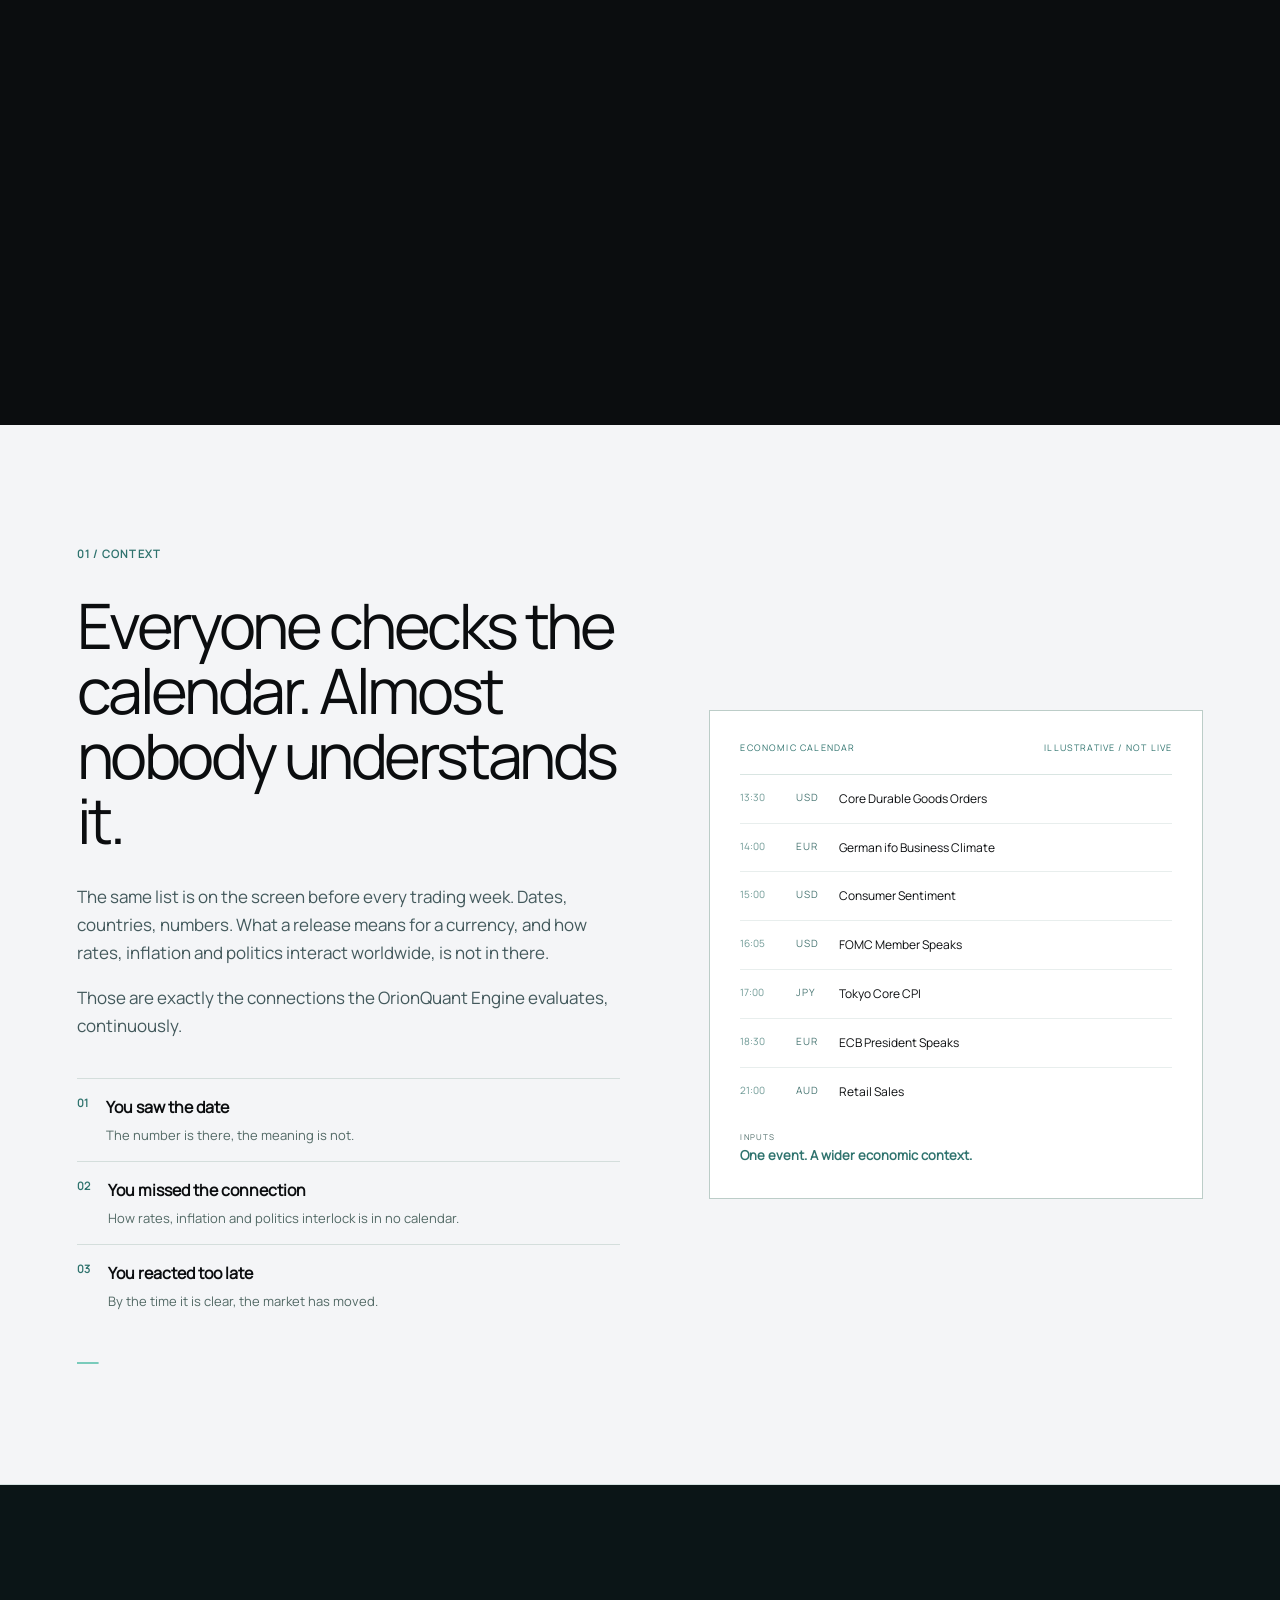
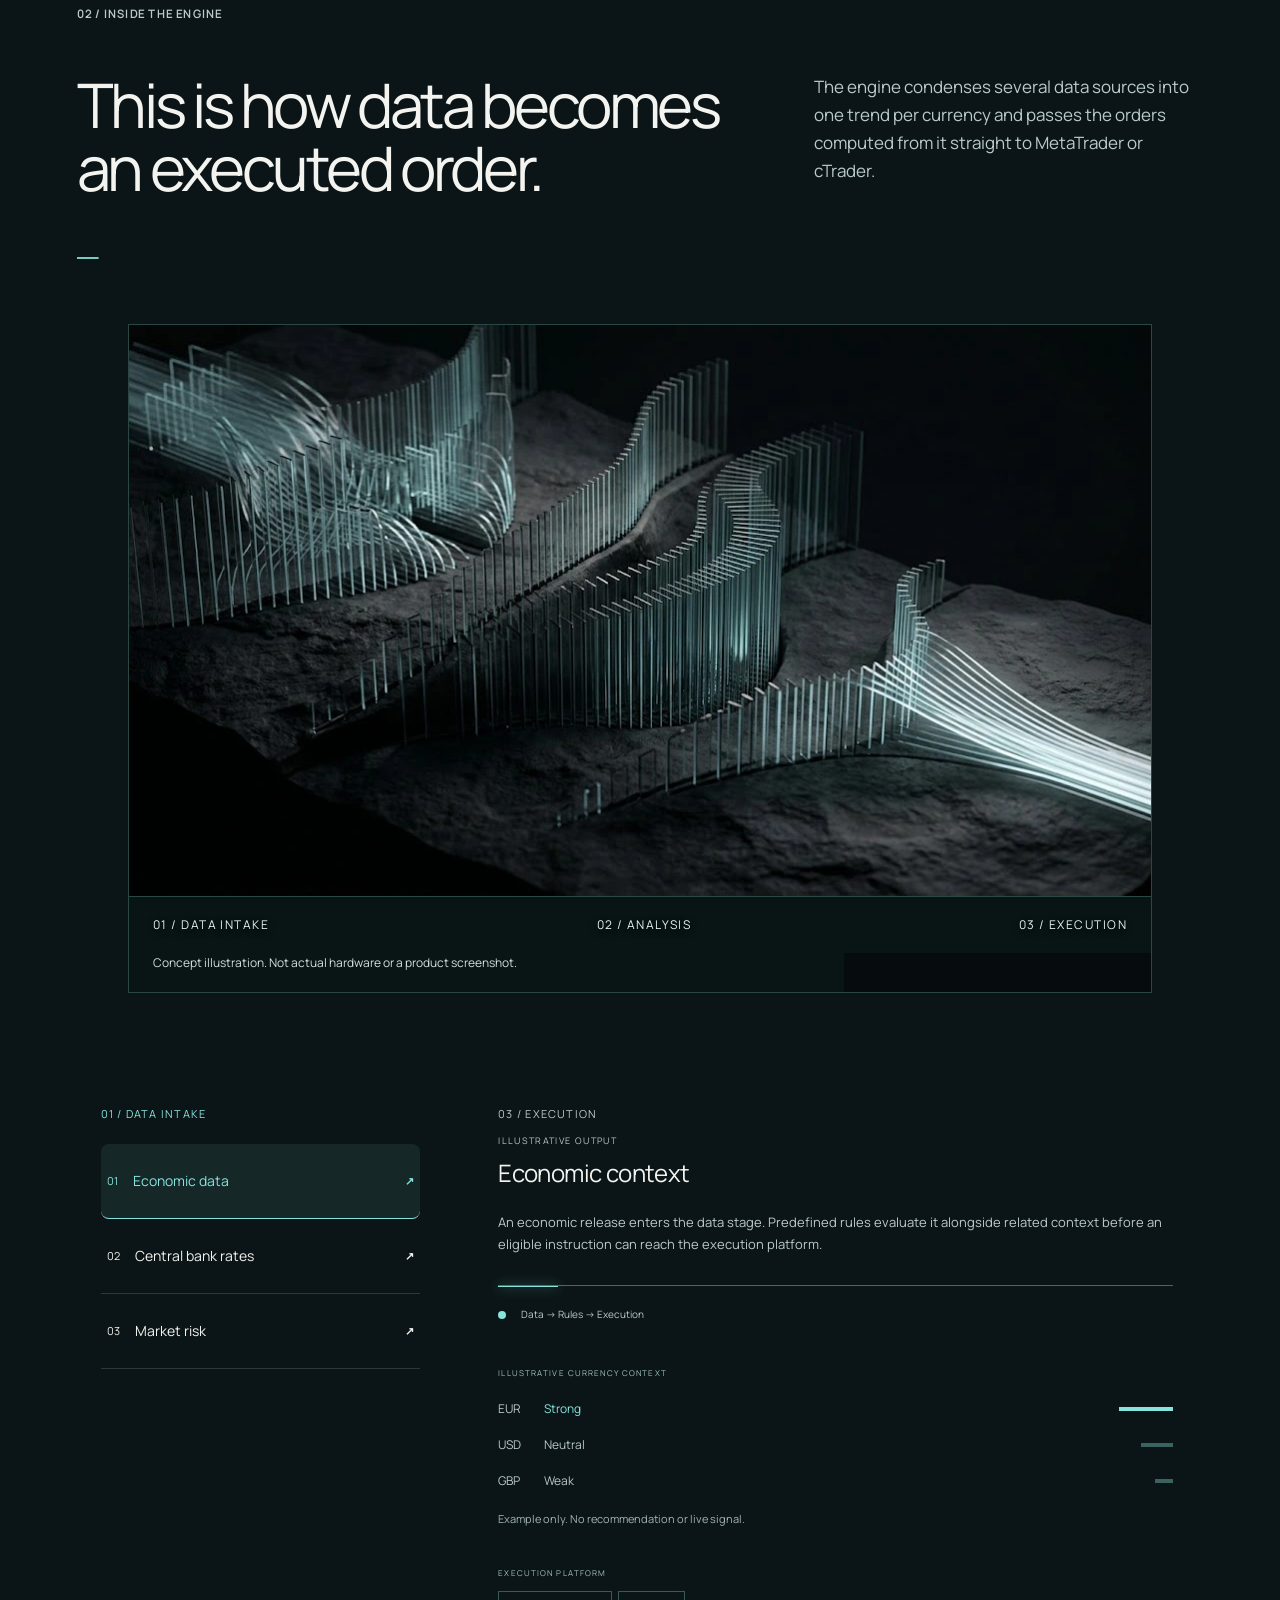
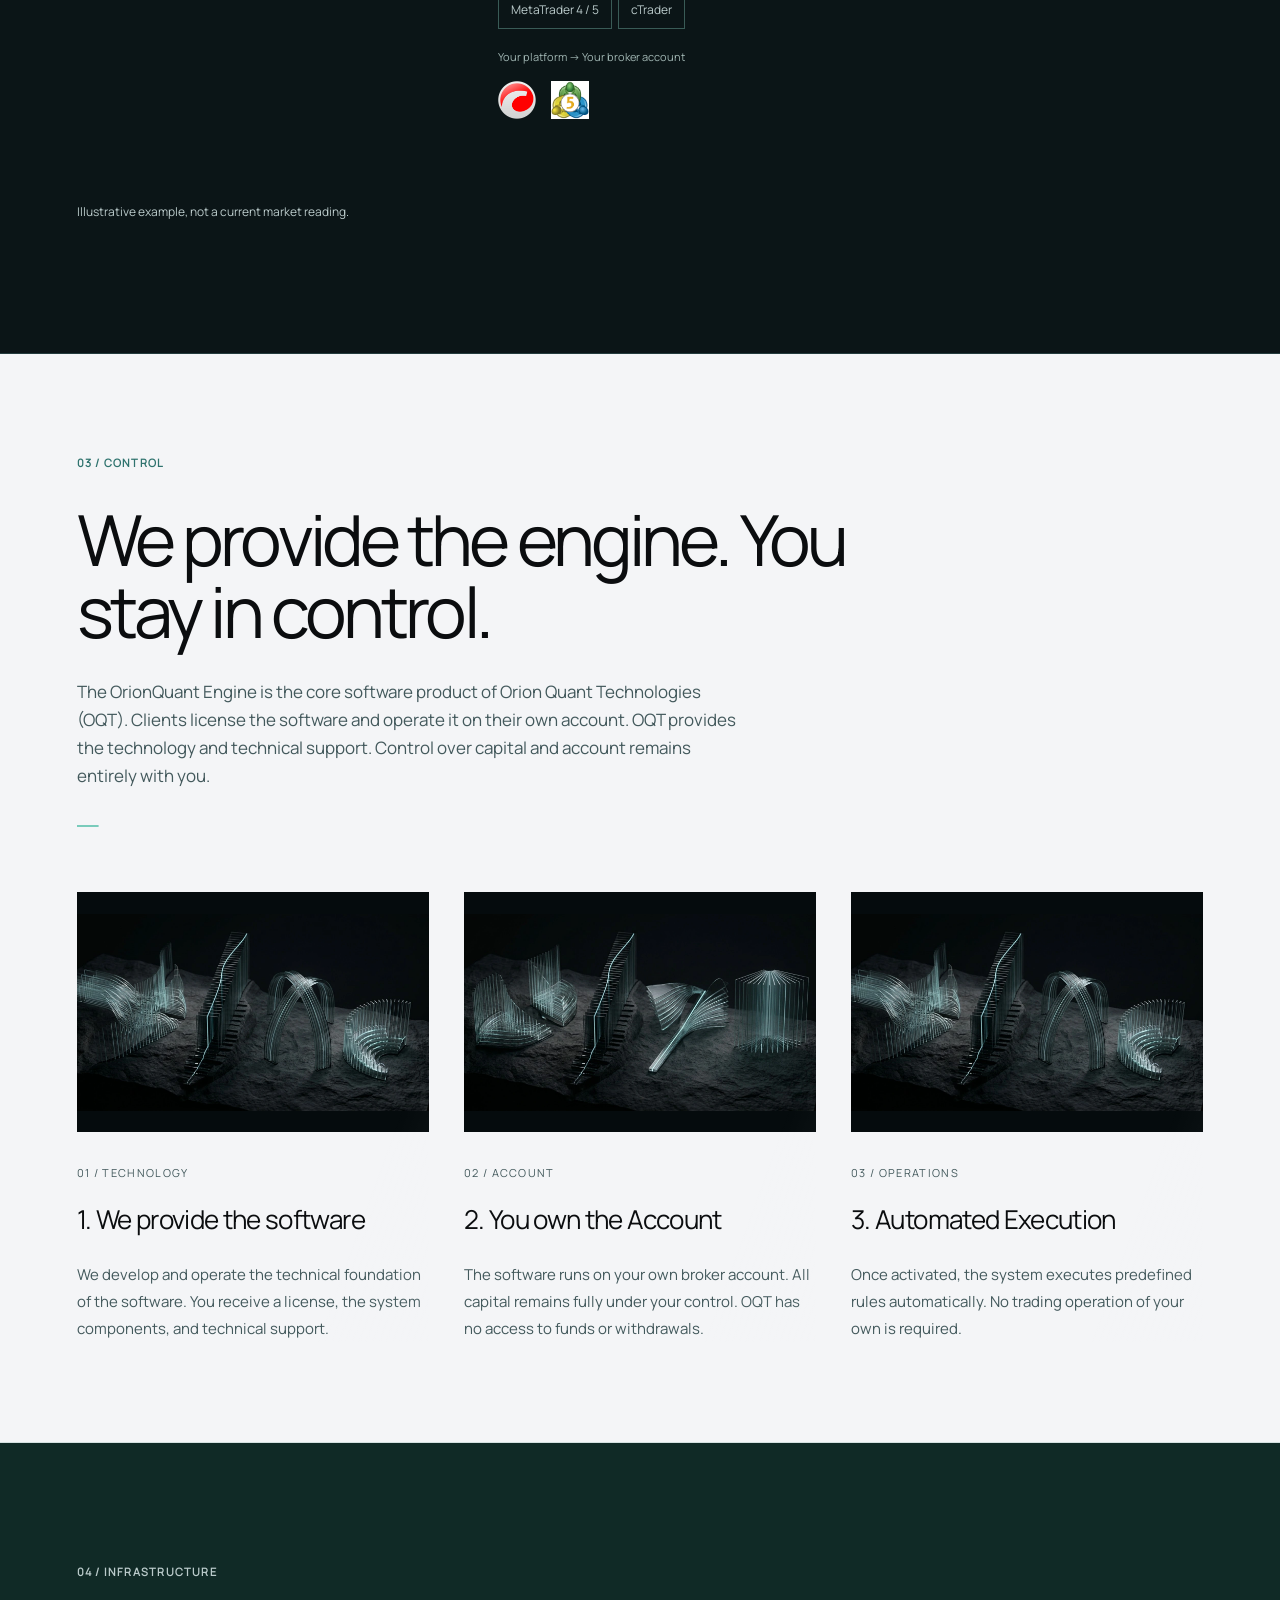
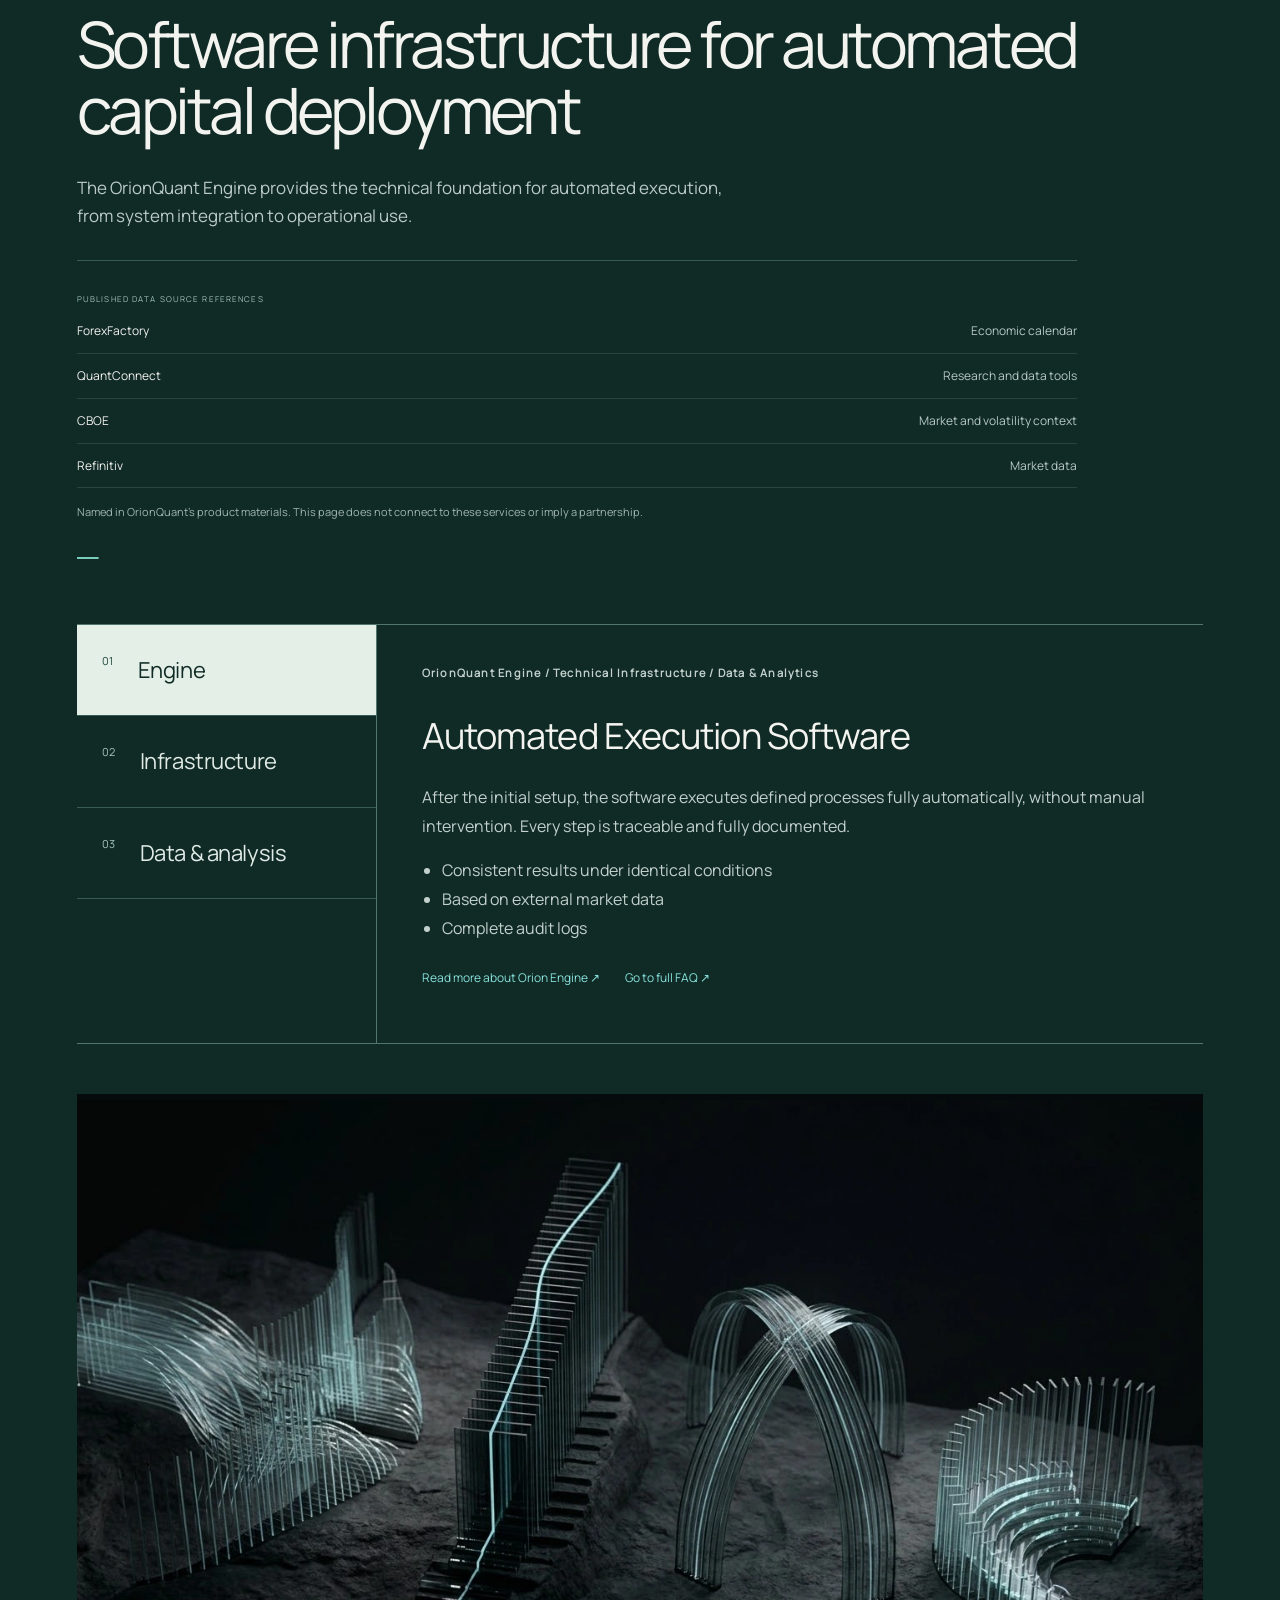
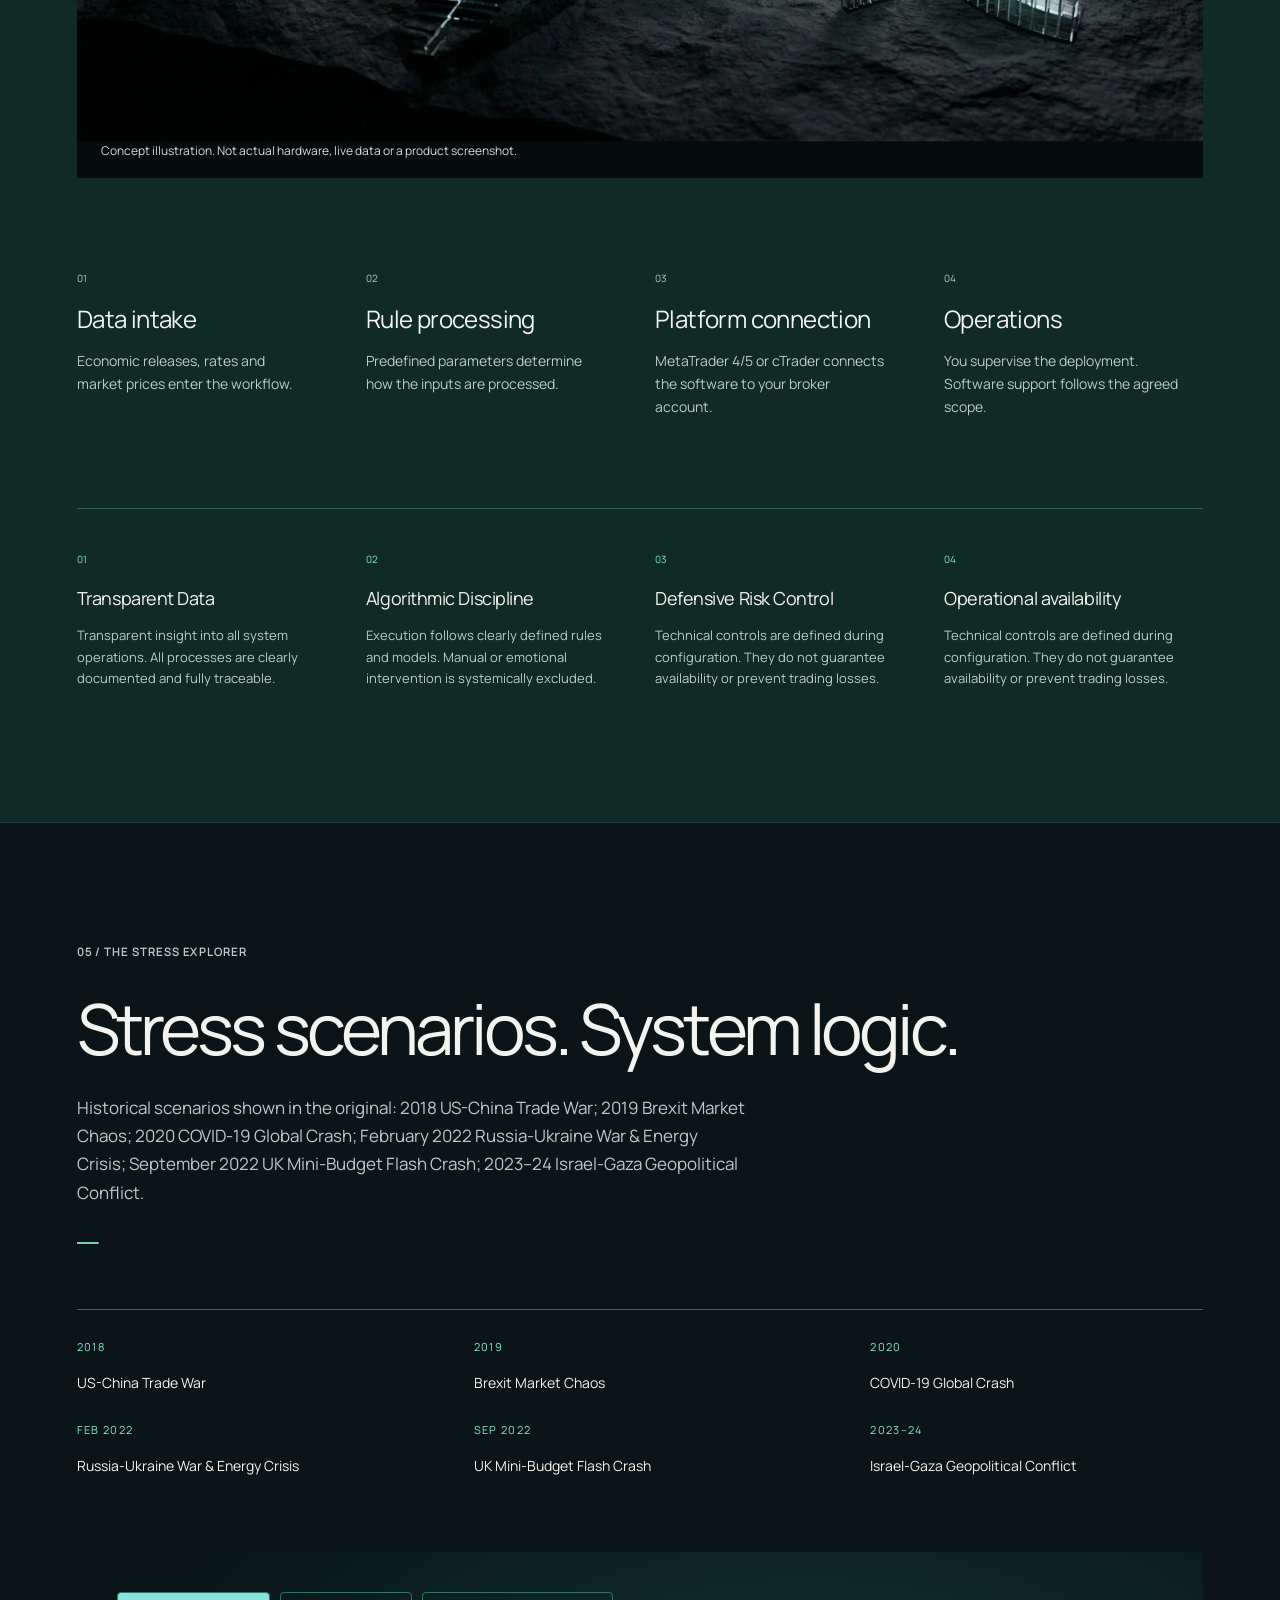
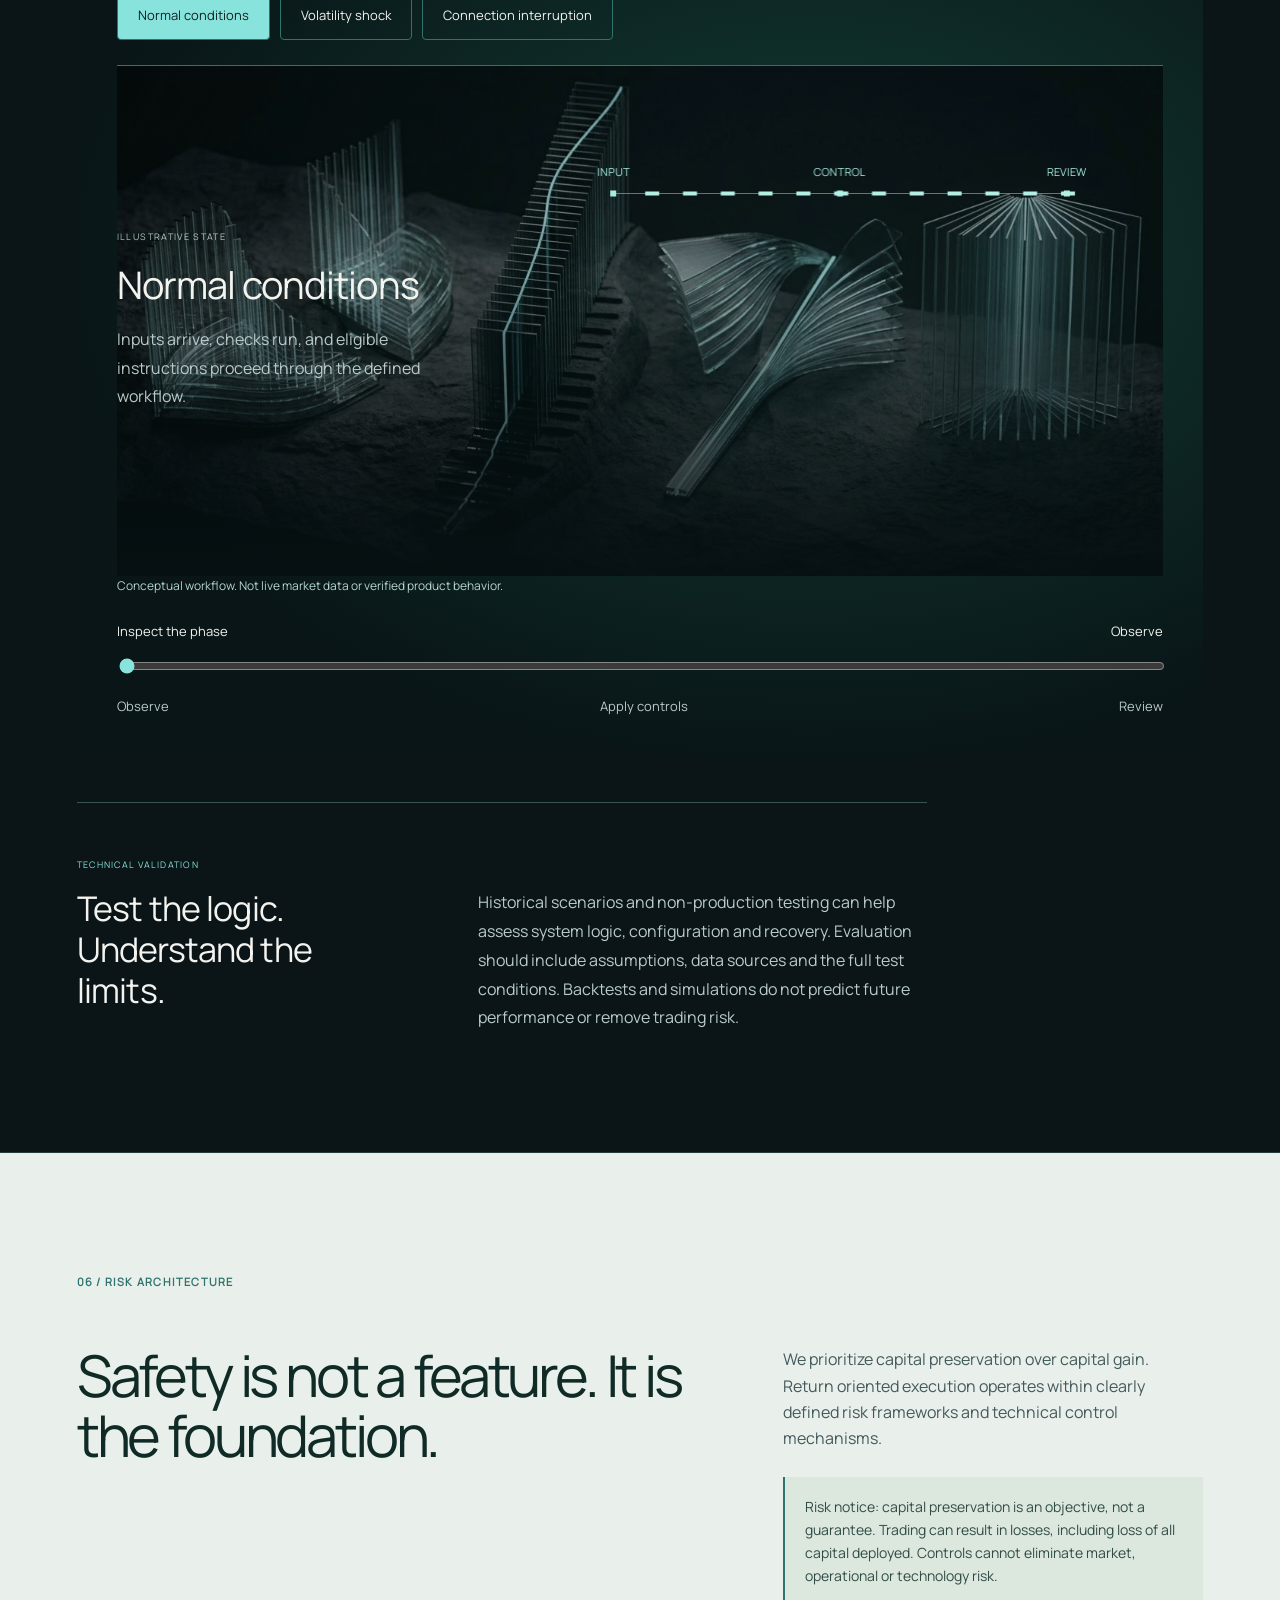
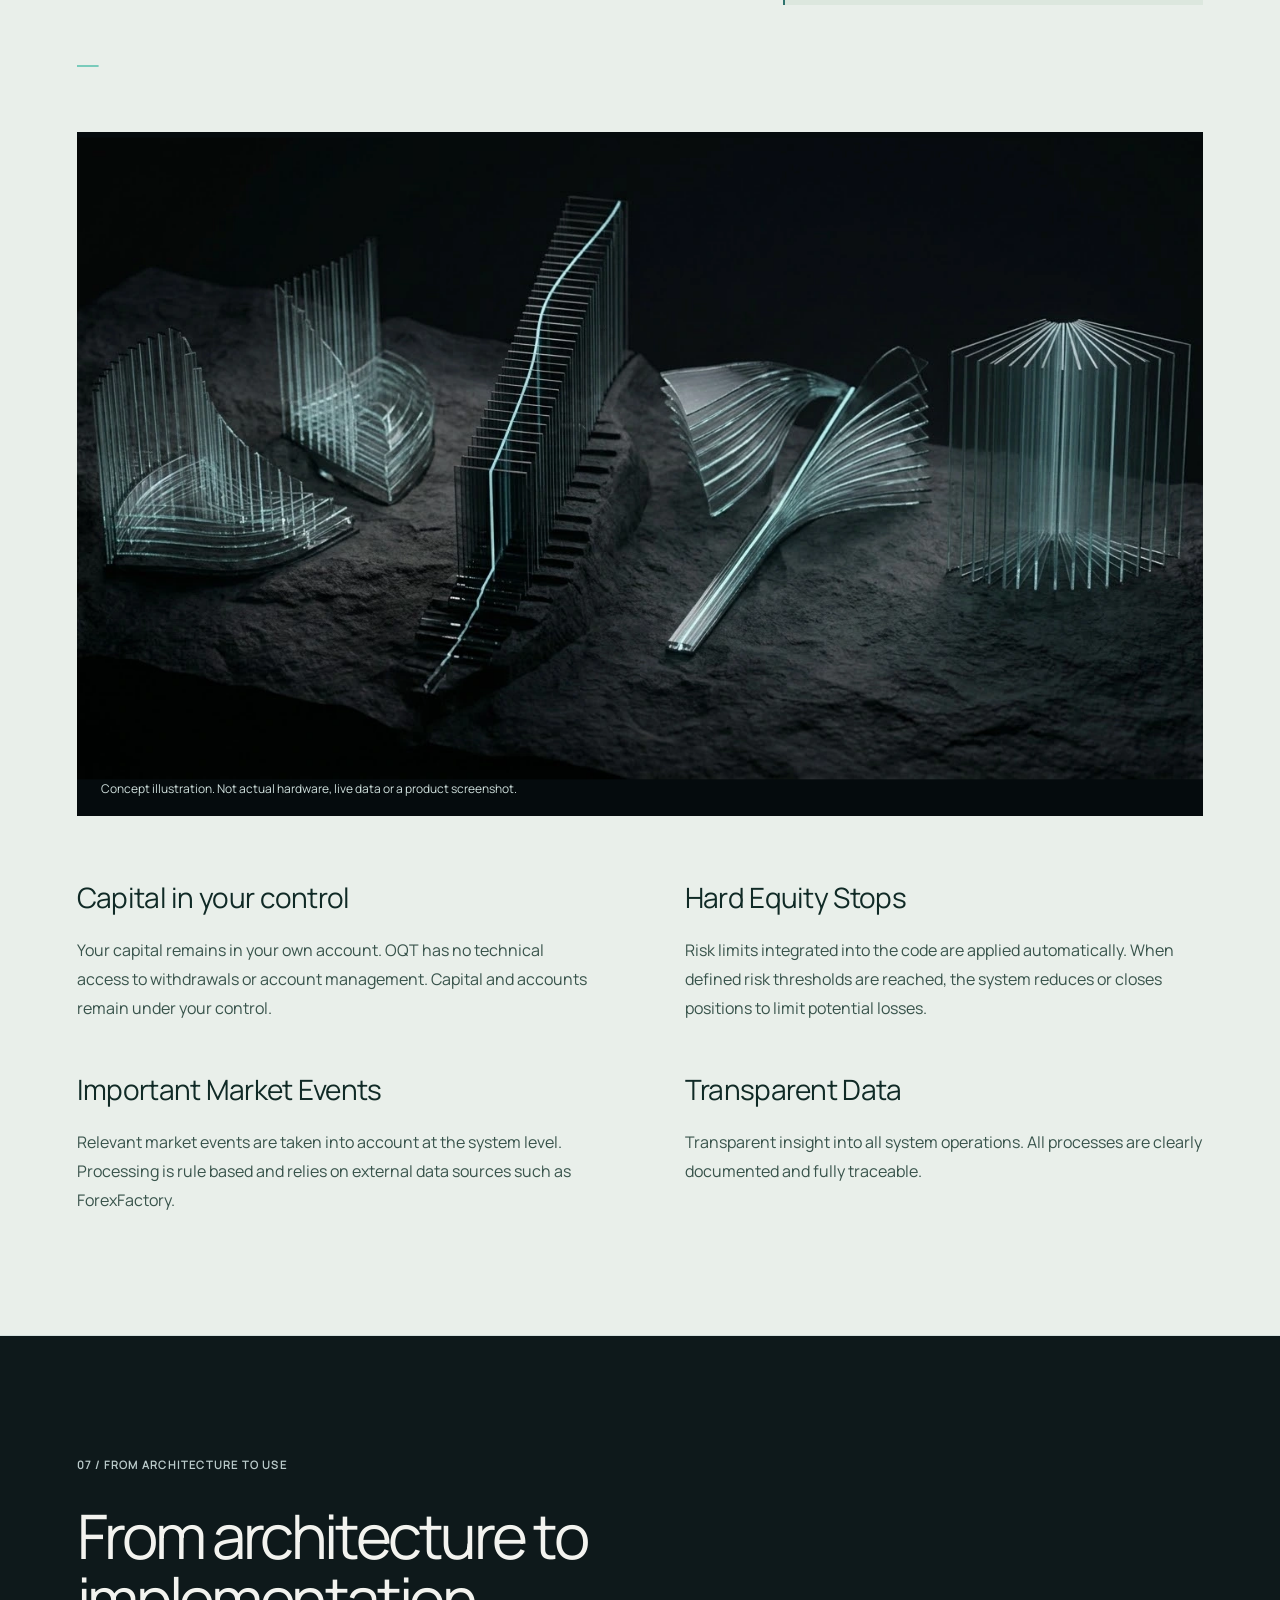
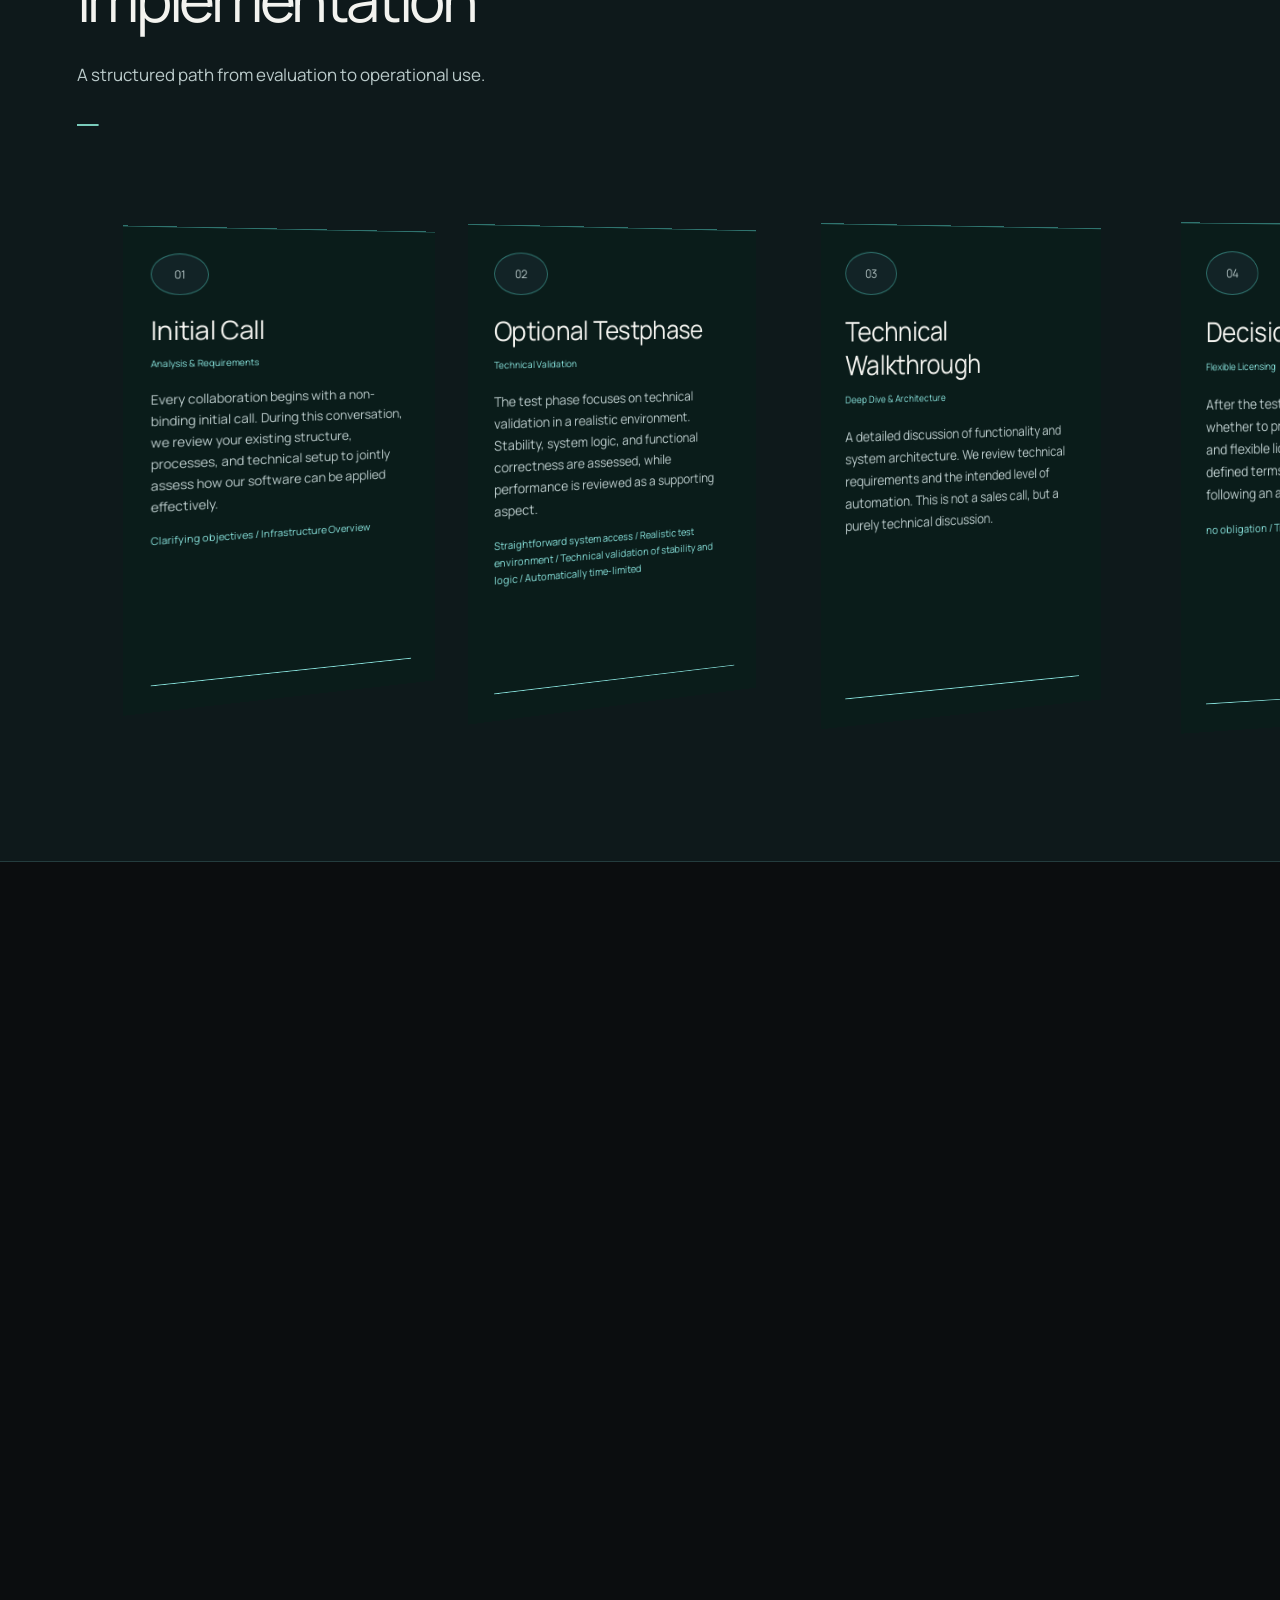
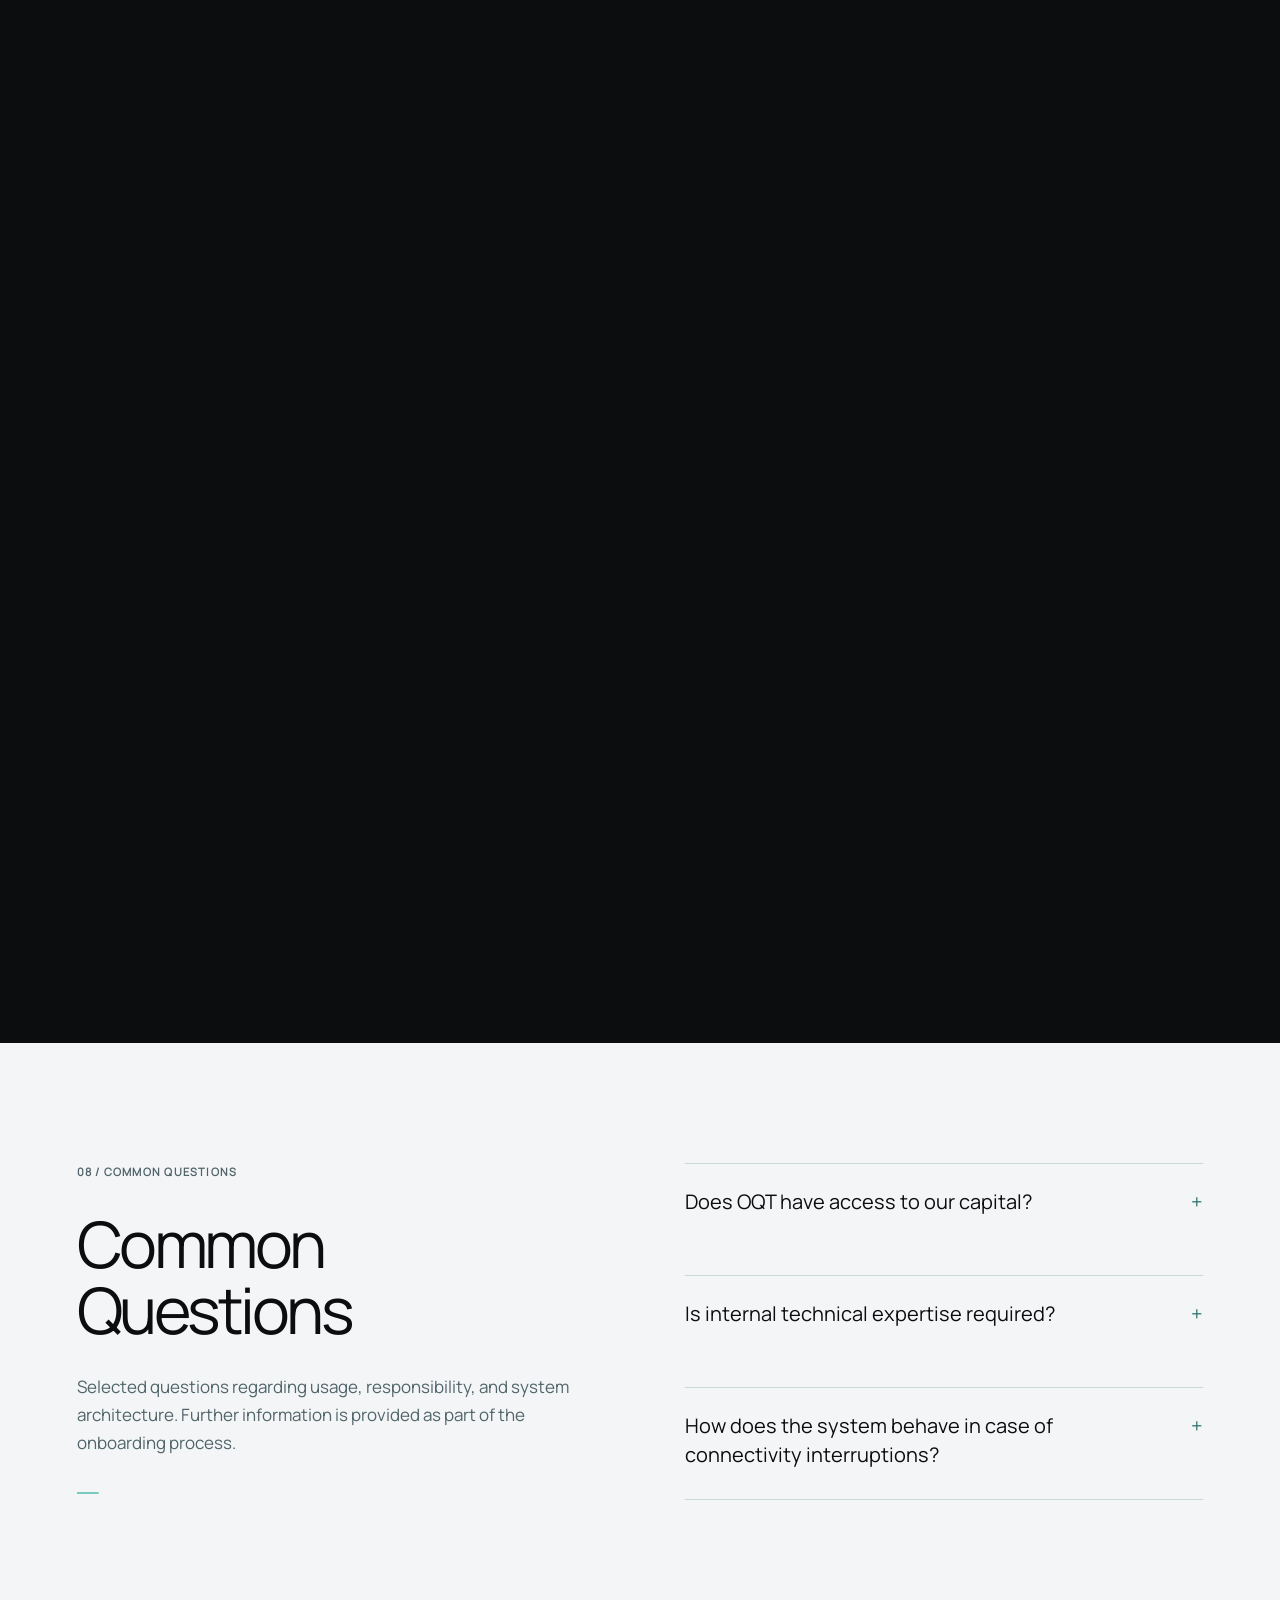
<file: art-v5/index.html>
<!DOCTYPE html>

<html lang="en"><head><meta charset="utf-8"/><meta content="width=device-width,initial-scale=1" name="viewport"/><meta content="noindex,nofollow" name="robots"/><title>Trading infrastructure | Design study</title><link href="style.css?v=art-v5-20261009" rel="stylesheet"/></head><body><header class="top"><a class="wordmark" href="#home"><img alt="Orion Quant Technologies" height="39" src="../3-orion-logo-original.svg" width="220"/></a><nav aria-label="Main"><a href="https://www.orionquant.com/infrastructure/">Infrastructure</a><a href="https://www.orionquant.com/research/">Research</a><a href="https://www.orionquant.com/backtesting-engine/">Backtesting Engine</a><a href="https://www.orionquant.com/about-us/">About us</a></nav><a class="contact" href="https://www.orionquant.com/contact-us/">Plan your setup <span>↗</span></a></header><main>
<section class="hero" id="home"><div class="film-stage"><video aria-label="Illustrative trading workspace film" autoplay="" loop="" muted="" playsinline="" poster="../12-trading-poster-desktop.webp" preload="metadata"><source media="(max-width: 650px)" src="../11-trading-hero-phone.mp4" type="video/mp4"/><source src="../10-trading-hero-desktop.mp4" type="video/mp4"/></video><div class="hero-shade"></div></div><div class="hero-content"><p class="eyebrow">ORIONQUANT ENGINE / SOFTWARE INFRASTRUCTURE</p><h1>Economic analysis.<br/><span class="hero-accent">Executed.</span></h1><p class="hero-original-line">Economic analysis becomes algorithmic execution.</p><p class="lead">The OrionQuant Engine continuously evaluates economic data and geopolitical developments and uses quantitative models to compute orders that are executed automatically on your brokerage account.</p><a class="button" href="#engine">Step inside the engine <span>↗</span></a></div><button class="film-start" hidden="" type="button">Play film ↗</button><div class="hero-foot"><span>01 / A SYSTEM, NOT A BLACK BOX</span><span>SCROLL INTO THE ENGINE ↓</span></div><canvas aria-hidden="true" id="hero-glass"></canvas></section>
<section class="context section" id="context"><div class="section-head"><p class="eyebrow">01 / CONTEXT</p><h2>Everyone checks the calendar. Almost nobody understands it.</h2><p>The same list is on the screen before every trading week. Dates, countries, numbers. What a release means for a currency, and how rates, inflation and politics interact worldwide, is not in there.</p><p>Those are exactly the connections the OrionQuant Engine evaluates, continuously.</p><ul class="context-points"><li><b>01</b><div><strong>You saw the date</strong><p>The number is there, the meaning is not.</p></div></li><li><b>02</b><div><strong>You missed the connection</strong><p>How rates, inflation and politics interlock is in no calendar.</p></div></li><li><b>03</b><div><strong>You reacted too late</strong><p>By the time it is clear, the market has moved.</p></div></li></ul></div><div class="context-art calendar-stack"><div class="calendar-sheet back"></div><div class="calendar-sheet"><div class="calendar-top"><span>ECONOMIC CALENDAR</span><span>ILLUSTRATIVE / NOT LIVE</span></div><div aria-label="Original illustrative economic calendar" class="calendar-window" tabindex="0"><div class="calendar-row"><b>13:30</b><i>USD</i><span>Core Durable Goods Orders</span></div><div class="calendar-row"><b>14:00</b><i>EUR</i><span>German ifo Business Climate</span></div><div class="calendar-row"><b>15:00</b><i>USD</i><span>Consumer Sentiment</span></div><div class="calendar-row"><b>16:05</b><i>USD</i><span>FOMC Member Speaks</span></div><div class="calendar-row"><b>17:00</b><i>JPY</i><span>Tokyo Core CPI</span></div><div class="calendar-row"><b>18:30</b><i>EUR</i><span>ECB President Speaks</span></div><div class="calendar-row"><b>21:00</b><i>AUD</i><span>Retail Sales</span></div><div class="calendar-row"><b>22:15</b><i>CNY</i><span>Manufacturing PMI</span></div><div class="calendar-row"><b>23:00</b><i>GBP</i><span>Bank Holiday</span></div><div class="calendar-row"><b>09:30</b><i>GBP</i><span>Mortgage Approvals</span></div><div class="calendar-row"><b>11:00</b><i>EUR</i><span>Core CPI Flash Estimate</span></div><div class="calendar-row"><b>14:15</b><i>USD</i><span>ADP Employment Change</span></div><div class="calendar-row"><b>14:30</b><i>USD</i><span>Prelim GDP q/q</span></div><div class="calendar-week">KW 36</div><div class="calendar-row"><b>09:00</b><i>CHF</i><span>Foreign Currency Reserves</span></div><div class="calendar-row"><b>14:30</b><i>USD</i><span>Unemployment Claims</span></div><div class="calendar-row"><b>14:30</b><i>CAD</i><span>Employment Change</span></div><div class="calendar-row"><b>15:45</b><i>CAD</i><span>Ivey PMI</span></div><div class="calendar-row"><b>16:00</b><i>CNY</i><span>CPI y/y</span></div><div class="calendar-row"><b>08:00</b><i>GBP</i><span>GDP m/m</span></div><div class="calendar-row"><b>11:00</b><i>EUR</i><span>ZEW Economic Sentiment</span></div><div class="calendar-row"><b>14:15</b><i>EUR</i><span>Main Refinancing Rate</span></div><div class="calendar-row"><b>14:30</b><i>AUD</i><span>Unemployment Rate</span></div><div class="calendar-row"><b>03:30</b><i>AUD</i><span>Goods Trade Balance</span></div><div class="calendar-row"><b>07:55</b><i>CAD</i><span>BOC Gov Speaks</span></div><div class="calendar-row"><b>06:41</b><i>CNY</i><span>New Loans</span></div><div class="calendar-row"><b>14:30</b><i>USD</i><span>Core Retail Sales</span></div><div class="calendar-week">KW 37</div><div class="calendar-row"><b>03:30</b><i>AUD</i><span>NAB Business Confidence</span></div><div class="calendar-row"><b>08:00</b><i>GBP</i><span>Claimant Count Change</span></div><div class="calendar-row"><b>08:00</b><i>GBP</i><span>Average Earnings Index</span></div><div class="calendar-row"><b>14:30</b><i>USD</i><span>Core CPI y/y?</span></div><div class="calendar-row"><b>14:30</b><i>USD</i><span>CPI m/m</span></div><div class="calendar-row"><b>11:00</b><i>EUR</i><span>Industrial Production</span></div><div class="calendar-row"><b>14:15</b><i>EUR</i><span>Monetary Policy Statement</span></div><div class="calendar-row"><b>16:00</b><i>USD</i><span>Crude Oil Inventories</span></div><div class="calendar-row"><b>23:50</b><i>JPY</i><span>Core Machinery Orders</span></div><div class="calendar-row"><b>10:00</b><i>EUR</i><span>Trade Balance</span></div><div class="calendar-row"><b>13:00</b><i>GBP</i><span>Official Bank Rate</span></div><div class="calendar-row"><b>14:30</b><i>USD</i><span>Retail Sales m/m</span></div><div class="calendar-row"><b>15:15</b><i>USD</i><span>Industrial Production</span></div><div class="calendar-row"><b>16:00</b><i>USD</i><span>Consumer Sentiment</span></div><div class="calendar-row"><b>22:30</b><i>NZD</i><span>Business NZ Manufacturing</span></div></div><div class="calendar-bottom"><span>INPUTS</span><strong>One event. A wider economic context.</strong></div></div></div></section>
<section class="engine section" id="engine"><div class="section-head"><p class="eyebrow">02 / INSIDE THE ENGINE</p><h2>This is how data becomes an executed order.</h2><p>The engine condenses several data sources into one trend per currency and passes the orders computed from it straight to MetaTrader or cTrader.</p></div><figure class="concept-figure art-master"><img alt="Conceptual optical-glass information landscape, not actual hardware" class="art-image" height="572" loading="lazy" src="assets/1-orion-information-landscape.webp" width="1024"/><figcaption><span>01 / DATA INTAKE</span><span>02 / ANALYSIS</span><span>03 / EXECUTION</span></figcaption><p>Concept illustration. Not actual hardware or a product screenshot.</p></figure><div class="engine-lab"><div aria-label="Data inputs" class="input-list" role="group"><span class="node-label">01 / DATA INTAKE</span><button aria-pressed="true" data-input="macro">01 <span>Economic data</span><b>↗</b></button><button aria-pressed="false" data-input="rates">02 <span>Central bank rates</span><b>↗</b></button><button aria-pressed="false" data-input="risk">03 <span>Market risk</span><b>↗</b></button></div><div class="engine-output"><span class="node-label">03 / EXECUTION</span><span>ILLUSTRATIVE OUTPUT</span><h3 id="input-title">Economic context</h3><p id="input-detail">An economic release enters the data stage. Predefined rules evaluate it alongside related context before an eligible instruction can reach the execution platform.</p><div class="output-stage"><i></i><span>Data → Rules → Execution</span></div><div class="currency-context"><span>ILLUSTRATIVE CURRENCY CONTEXT</span><div><b>EUR</b><i class="positive">Strong</i><em></em></div><div><b>USD</b><i>Neutral</i><em></em></div><div><b>GBP</b><i>Weak</i><em></em></div><small>Example only. No recommendation or live signal.</small></div><div class="platform-target"><span>EXECUTION PLATFORM</span><strong>MetaTrader 4 / 5</strong><strong>cTrader</strong><small>Your platform → Your broker account</small><div class="platform-marks"><img alt="cTrader" height="600" loading="lazy" src="../2-ctrader-original.webp" width="600"/><img alt="MetaTrader 5" height="230" loading="lazy" src="../4-metatrader-original.png" width="230"/></div></div></div></div><p class="fine">Illustrative example, not a current market reading.</p></section>
<section class="control section editorial-control"><div class="section-head"><p class="eyebrow">03 / CONTROL</p><h2>We provide the engine. You stay in control.</h2><p>The OrionQuant Engine is the core software product of Orion Quant Technologies (OQT). Clients license the software and operate it on their own account. OQT provides the technology and technical support. Control over capital and account remains entirely with you.</p></div><div class="control-grid"><article><div aria-hidden="true" class="visual boundary art-window"><img alt="Conceptual information sculpture, not a product image" class="art-image" loading="lazy" src="assets/2-orion-process-panorama.webp"/></div><span>01 / TECHNOLOGY</span><h3>1. We provide the software</h3><p>We develop and operate the technical foundation of the software. You receive a license, the system components, and technical support.</p></article><article><div aria-hidden="true" class="visual licence art-window"><img alt="Conceptual information sculpture, not a product image" class="art-image" loading="lazy" src="assets/3-orion-risk-panorama.webp"/></div><span>02 / ACCOUNT</span><h3>2. You own the Account</h3><p>The software runs on your own broker account. All capital remains fully under your control. OQT has no access to funds or withdrawals.</p></article><article><div aria-hidden="true" class="visual audit art-window"><img alt="Conceptual information sculpture, not a product image" class="art-image" loading="lazy" src="assets/2-orion-process-panorama.webp"/></div><span>03 / OPERATIONS</span><h3>3. Automated Execution</h3><p>Once activated, the system executes predefined rules automatically. No trading operation of your own is required.</p></article></div></section>
<section class="infrastructure section"><div class="section-head"><p class="eyebrow">04 / INFRASTRUCTURE</p><h2>Software infrastructure for automated capital deployment</h2><p>The OrionQuant Engine provides the technical foundation for automated execution, from system integration to operational use.</p><div class="data-source-note"><span>PUBLISHED DATA SOURCE REFERENCES</span><div><b>ForexFactory</b><i>Economic calendar</i></div><div><b>QuantConnect</b><i>Research and data tools</i></div><div><b>CBOE</b><i>Market and volatility context</i></div><div><b>Refinitiv</b><i>Market data</i></div><p>Named in OrionQuant's product materials. This page does not connect to these services or imply a partnership.</p></div></div><div class="service-stage"><div aria-label="Software services" class="service-switch" role="tablist"><button aria-controls="service-engine" aria-selected="true" data-service="service-engine" role="tab">01 <span>Engine</span></button><button aria-controls="service-infrastructure" aria-selected="false" data-service="service-infrastructure" role="tab">02 <span>Infrastructure</span></button><button aria-controls="service-data" aria-selected="false" data-service="service-data" role="tab">03 <span>Data &amp; analysis</span></button></div><div class="service-panel" id="service-engine" role="tabpanel"><p class="eyebrow">OrionQuant Engine / Technical Infrastructure / Data &amp; Analytics</p><h3>Automated Execution Software</h3><p>After the initial setup, the software executes defined processes fully automatically, without manual intervention. Every step is traceable and fully documented.</p><ul><li>Consistent results under identical conditions</li><li>Based on external market data</li><li>Complete audit logs</li></ul><div class="source-links"><a href="https://www.orionquant.com/infrastructure/">Read more about Orion Engine ↗</a><a href="https://www.orionquant.com/faq/">Go to full FAQ ↗</a></div></div><article class="service-panel" hidden="" id="service-infrastructure" role="tabpanel"><p class="eyebrow">TECHNICAL INFRASTRUCTURE / MANAGED HOSTING</p><h3>Technical Implementation</h3><p>OQT supports the technical onboarding and the initial system setup.</p><ul><li>Robust system architecture</li><li>Connectivity via established broker interfaces</li></ul></article><article class="service-panel" hidden="" id="service-data" role="tabpanel"><p class="eyebrow">DATA &amp; ANALYTICS / DATA DRIVEN INSIGHTS</p><h3>Data &amp; Analysis Frameworks</h3><p>Strategies are technically evaluated using historical data and defined test scenarios. Backtesting and analysis serve a structured assessment prior to productive use.</p><ul><li>Evaluation across long time periods</li><li>Simulation under different market phases</li><li>Traceable result reports</li></ul><div class="source-backtest"><span>ORIGINAL ILLUSTRATIVE BACKTEST / NOT LIVE</span><strong>EURGBP <i>M30</i></strong><div>Signal type <b>LONG</b></div><div>Data source <b>Tick Data M1</b></div><div>Progress <b>82.1%</b></div><small>Source UI labels: Indicators / UTC+0 / Signal detected. No trading recommendation or verified performance.</small></div></article></div><figure class="art-panorama"><img alt="Conceptual optical-glass illustration, not actual Orion hardware or a performance visualization" class="art-image" height="768" loading="lazy" src="assets/2-orion-process-panorama.webp" width="1376"/><figcaption>Concept illustration. Not actual hardware, live data or a product screenshot.</figcaption></figure><div class="pipeline"><article><span>01</span><h3>Data intake</h3><p>Economic releases, rates and market prices enter the workflow.</p></article><article><span>02</span><h3>Rule processing</h3><p>Predefined parameters determine how the inputs are processed.</p></article><article><span>03</span><h3>Platform connection</h3><p>MetaTrader 4/5 or cTrader connects the software to your broker account.</p></article><article><span>04</span><h3>Operations</h3><p>You supervise the deployment. Software support follows the agreed scope.</p></article></div><div class="capability-strip"><article><span>01</span><h3>Transparent Data</h3><p>Transparent insight into all system operations. All processes are clearly documented and fully traceable.</p></article><article><span>02</span><h3>Algorithmic Discipline</h3><p>Execution follows clearly defined rules and models. Manual or emotional intervention is systemically excluded.</p></article><article><span>03</span><h3>Defensive Risk Control</h3><p>Technical controls are defined during configuration. They do not guarantee availability or prevent trading losses.</p></article><article><span>04</span><h3>Operational availability</h3><p>Technical controls are defined during configuration. They do not guarantee availability or prevent trading losses.</p></article></div></section>
<section class="stress section" id="stress"><div class="section-head"><p class="eyebrow">05 / THE STRESS EXPLORER</p><h2>Stress scenarios. System logic.</h2><p>Historical scenarios shown in the original: 2018 US-China Trade War; 2019 Brexit Market Chaos; 2020 COVID-19 Global Crash; February 2022 Russia-Ukraine War &amp; Energy Crisis; September 2022 UK Mini-Budget Flash Crash; 2023–24 Israel-Gaza Geopolitical Conflict.</p></div><div class="history-rail"><div><span>2018</span><strong>US-China Trade War</strong></div><div><span>2019</span><strong>Brexit Market Chaos</strong></div><div><span>2020</span><strong>COVID-19 Global Crash</strong></div><div><span>FEB 2022</span><strong>Russia-Ukraine War &amp; Energy Crisis</strong></div><div><span>SEP 2022</span><strong>UK Mini-Budget Flash Crash</strong></div><div><span>2023–24</span><strong>Israel-Gaza Geopolitical Conflict</strong></div></div><div class="stress-lab"><div aria-label="Illustrative scenarios" class="scenario-tabs" role="group"><button aria-pressed="true" data-scenario="0">Normal conditions</button><button aria-pressed="false" data-scenario="1">Volatility shock</button><button aria-pressed="false" data-scenario="2">Connection interruption</button></div><div class="stress-visual"><img alt="Conceptual risk-control illustration" loading="lazy" src="assets/3-orion-risk-panorama.webp"/><canvas aria-label="Illustrative workflow state visualization" id="stress-field"></canvas><div class="stress-reading"><span>ILLUSTRATIVE STATE</span><h3 id="scenario-title">Normal conditions</h3><p id="scenario-detail">Inputs arrive, checks run, and eligible instructions proceed through the defined workflow.</p></div></div><p class="stress-concept-note">Conceptual workflow. Not live market data or verified product behavior.</p><label class="phase-label" for="phase">Inspect the phase <span id="phase-name">Observe</span></label><input id="phase" max="100" min="0" type="range" value="0"/><div class="phase-markers"><span>Observe</span><span>Apply controls</span><span>Review</span></div></div><div class="validation-note"><span>TECHNICAL VALIDATION</span><h3>Test the logic. Understand the limits.</h3><p>Historical scenarios and non-production testing can help assess system logic, configuration and recovery. Evaluation should include assumptions, data sources and the full test conditions. Backtests and simulations do not predict future performance or remove trading risk.</p></div></section>
<section class="risk section editorial-risk" id="risk"><div class="section-head"><p class="eyebrow">06 / RISK ARCHITECTURE</p><h2>Safety is not a feature. It is the foundation.</h2><p>We prioritize capital preservation over capital gain. Return oriented execution operates within clearly defined risk frameworks and technical control mechanisms.</p><p class="risk-disclosure">Risk notice: capital preservation is an objective, not a guarantee. Trading can result in losses, including loss of all capital deployed. Controls cannot eliminate market, operational or technology risk.</p></div><figure class="art-panorama"><img alt="Conceptual optical-glass illustration, not actual Orion hardware or a performance visualization" class="art-image" height="768" loading="lazy" src="assets/3-orion-risk-panorama.webp" width="1376"/><figcaption>Concept illustration. Not actual hardware, live data or a product screenshot.</figcaption></figure><div class="risk-grid"><article><h3>Capital in your control</h3><p>Your capital remains in your own account. OQT has no technical access to withdrawals or account management. Capital and accounts remain under your control.</p></article><article><h3>Hard Equity Stops</h3><p>Risk limits integrated into the code are applied automatically. When defined risk thresholds are reached, the system reduces or closes positions to limit potential losses.</p></article><article><h3>Important Market Events</h3><p>Relevant market events are taken into account at the system level. Processing is rule based and relies on external data sources such as ForexFactory.</p></article><article><h3>Transparent Data</h3><p>Transparent insight into all system operations. All processes are clearly documented and fully traceable.</p></article></div></section>
<section class="process section" id="process"><div class="section-head"><p class="eyebrow">07 / FROM ARCHITECTURE TO USE</p><h2>From architecture to implementation</h2><p>A structured path from evaluation to operational use.</p></div><div class="process-list">
<article><span>01</span><div><h3>Initial Call</h3><small class="process-label">Analysis &amp; Requirements</small><p>Every collaboration begins with a non-binding initial call. During this conversation, we review your existing structure, processes, and technical setup to jointly assess how our software can be applied effectively.</p><p class="step-notes">Clarifying objectives / Infrastructure Overview</p></div><i></i></article><article><span>02</span><div><h3>Optional Testphase</h3><small class="process-label">Technical Validation</small><p>The test phase focuses on technical validation in a realistic environment. Stability, system logic, and functional correctness are assessed, while performance is reviewed as a supporting aspect.</p><p class="step-notes">Straightforward system access / Realistic test environment / Technical validation of stability and logic / Automatically time-limited</p></div><i></i></article><article><span>03</span><div><h3>Technical Walkthrough</h3><small class="process-label">Deep Dive &amp; Architecture</small><p>A detailed discussion of functionality and system architecture. We review technical requirements and the intended level of automation. This is not a sales call, but a purely technical discussion.</p></div><i></i></article><article><span>04</span><div><h3>Decision &amp; Contract</h3><small class="process-label">Flexible Licensing</small><p>After the test phase, you decide freely whether to proceed. We offer transparent and flexible licensing models with clear defined terms. Continuation only occurs following an active decision.</p><p class="step-notes">no obligation / Transparent pricing models</p></div><i></i></article><article><span>05</span><div><h3>Installation &amp; Setup</h3><small class="process-label">Installation &amp; Setup</small><p>Following the agreement, we provide the license and all required setup files. Installation is completed either independently using clear documentation or with support from our technical team.</p><p class="step-notes">Separation of software and capital / Installation within your own environment</p></div><i></i></article><article><span>06</span><div><h3>Go-Live</h3><small class="process-label">Activation</small><p>You activate the system independently within your existing infrastructure. Operational control remains entirely with your organization. OQT provides software and technical support only.</p><p class="step-notes">Operational control remains with client / Client-side operation</p></div><i></i></article><article><span>07</span><div><h3>Ongoing Support</h3><small class="process-label">Maintenance</small><p>Throughout the license term, we provide technical support, system updates, and assistance with configuration questions. Operational responsibility remains entirely with the customer.</p><p class="step-notes">Regular system updates / Technical support / Support during initial setup / Support for software-related issues</p></div><i></i></article></div></section>
<section class="faq section" id="faq"><div class="section-head"><p class="eyebrow">08 / COMMON QUESTIONS</p><h2>Common Questions</h2><p>Selected questions regarding usage, responsibility, and system architecture. Further information is provided as part of the onboarding process.</p></div><div class="faq-list"><details><summary>Does OQT have access to our capital?</summary><p>No. OQT is a non-custodial software solution. Your capital remains entirely in your own brokerage account. The software operates within your existing account structure and has no access to withdrawals or external transactions.</p></details><details><summary>Is internal technical expertise required?</summary><p>Please confirm the requirements and hosting model during technical onboarding. Operating trading software requires risk awareness, configuration and ongoing supervision.</p></details><details><summary>How does the system behave in case of connectivity interruptions?</summary><p>Please confirm the requirements and hosting model during technical onboarding. Operating trading software requires risk awareness, configuration and ongoing supervision.</p></details></div></section>
<section class="closing section" id="contact"><div aria-hidden="true" class="closing-landscape"><img alt="" loading="lazy" src="assets/1-orion-information-landscape.webp"/></div><p class="eyebrow">PLAN YOUR IMPLEMENTATION</p><h2>Automation is not a trend. It’s the next step.</h2><p>Use OrionQuant Engine to operate capital in a modern, controlled way. Trading involves risk, including loss of capital.</p><a class="button" href="https://www.orionquant.com/contact-us/">Request a First Call <span>↗</span></a><p class="fine">Opens the original OrionQuant contact page. No request is submitted by this review.</p></section></main><footer><div class="source-newsletter"><p class="eyebrow">READY FOR THE NEXT STEP?</p><h3>The next logical step for modern capital deployment.</h3><p>Subscribe to our Newsletter / Product Updates</p><a href="https://www.orionquant.com/">Open original newsletter signup ↗</a><a href="https://www.orionquant.com/infrastructure/">view Performance ↗</a></div><div class="original-footer-links"><strong>ORIONQUANT TECHNOLOGIES · Innovating Investing</strong><div><span>COMPANY</span><a href="https://www.orionquant.com/about-us/">About us</a><a href="https://www.orionquant.com/contact-us/">Contact</a></div><div><span>RESOURCES</span><a href="https://www.orionquant.com/dashboard/">Client Portal</a><a href="https://www.orionquant.com/infrastructure/">Infrastructure</a><a href="https://www.orionquant.com/research/">Research</a><a href="https://www.orionquant.com/backtesting-engine/">Backtesting Engine</a><a href="https://www.orionquant.com/faq/">FAQ</a><a href="https://blog.orionquant.com/">Blog</a></div><div><span>LEGAL</span><a href="https://www.orionquant.com/impressum/">Legal Notice</a><a href="https://www.orionquant.com/privacy/">Privacy Policy</a><a href="https://www.orionquant.com/terms/">Terms of Service</a></div><div><span>CONTACT</span><a href="mailto:info@orionquant.com">E-Mail</a><a href="https://wa.me/message/NNB75WGAIZERP1">WhatsApp</a><a href="https://www.linkedin.com/in/felixtrauner">LinkedIn</a></div></div><span>ORIONQUANT / SOFTWARE &amp; EXECUTION<br/><small>Independent website review. Illustrative film: Artem Shutkin / Pexels, not client footage.</small></span><a href="https://atlasdigitalgroup.de">Erstellt von ATLAS Digital Group ↗</a></footer><script src="../6-gsap.min.js"></script><script src="../7-ScrollTrigger.min.js"></script><script src="../8-lenis.min.js"></script><script src="motion.js?v=art-v5-20261009"></script><script src="../4-premium.js?v=art-v5-20261009"></script><script src="field.js?v=art-v5-20261009" type="module"></script><script src="art.js?v=art-v5-20261009"></script><script src="hero-glass.js?v=art-v5-20261009"></script></body></html>
</file>
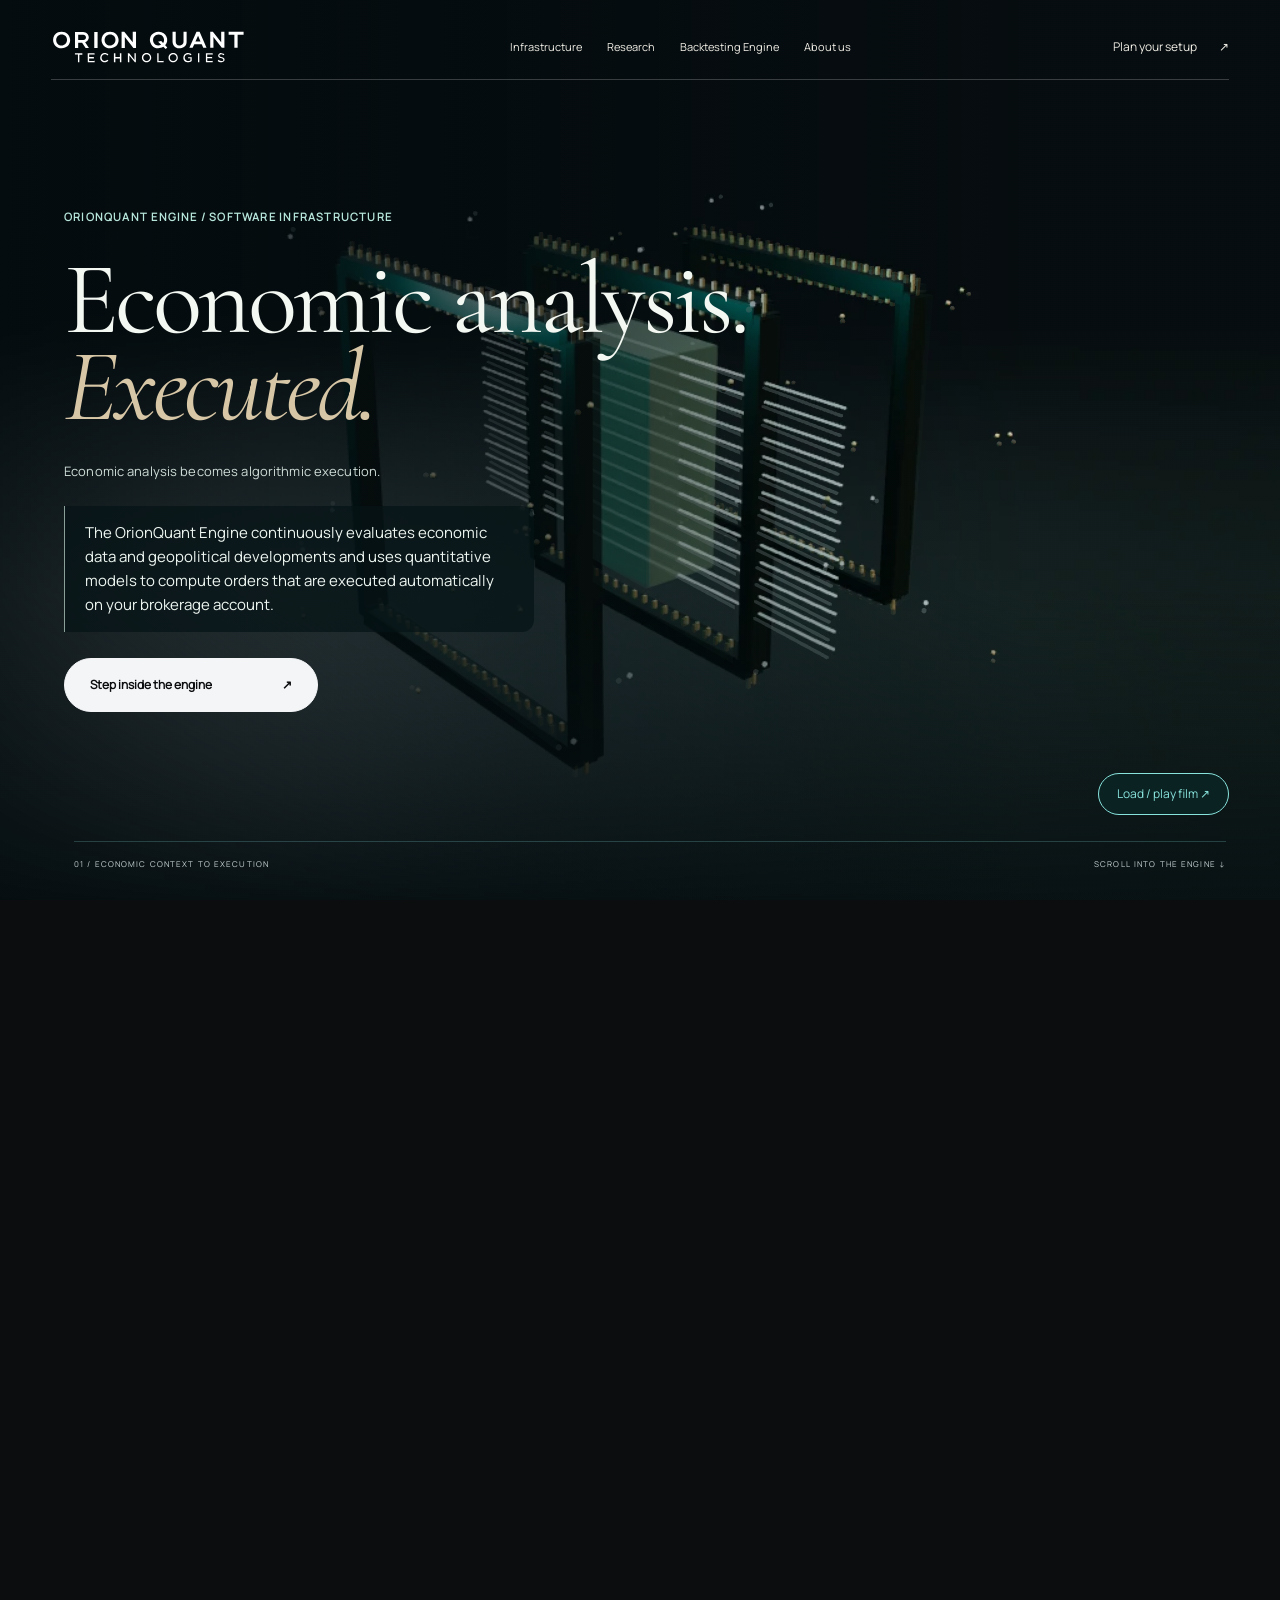
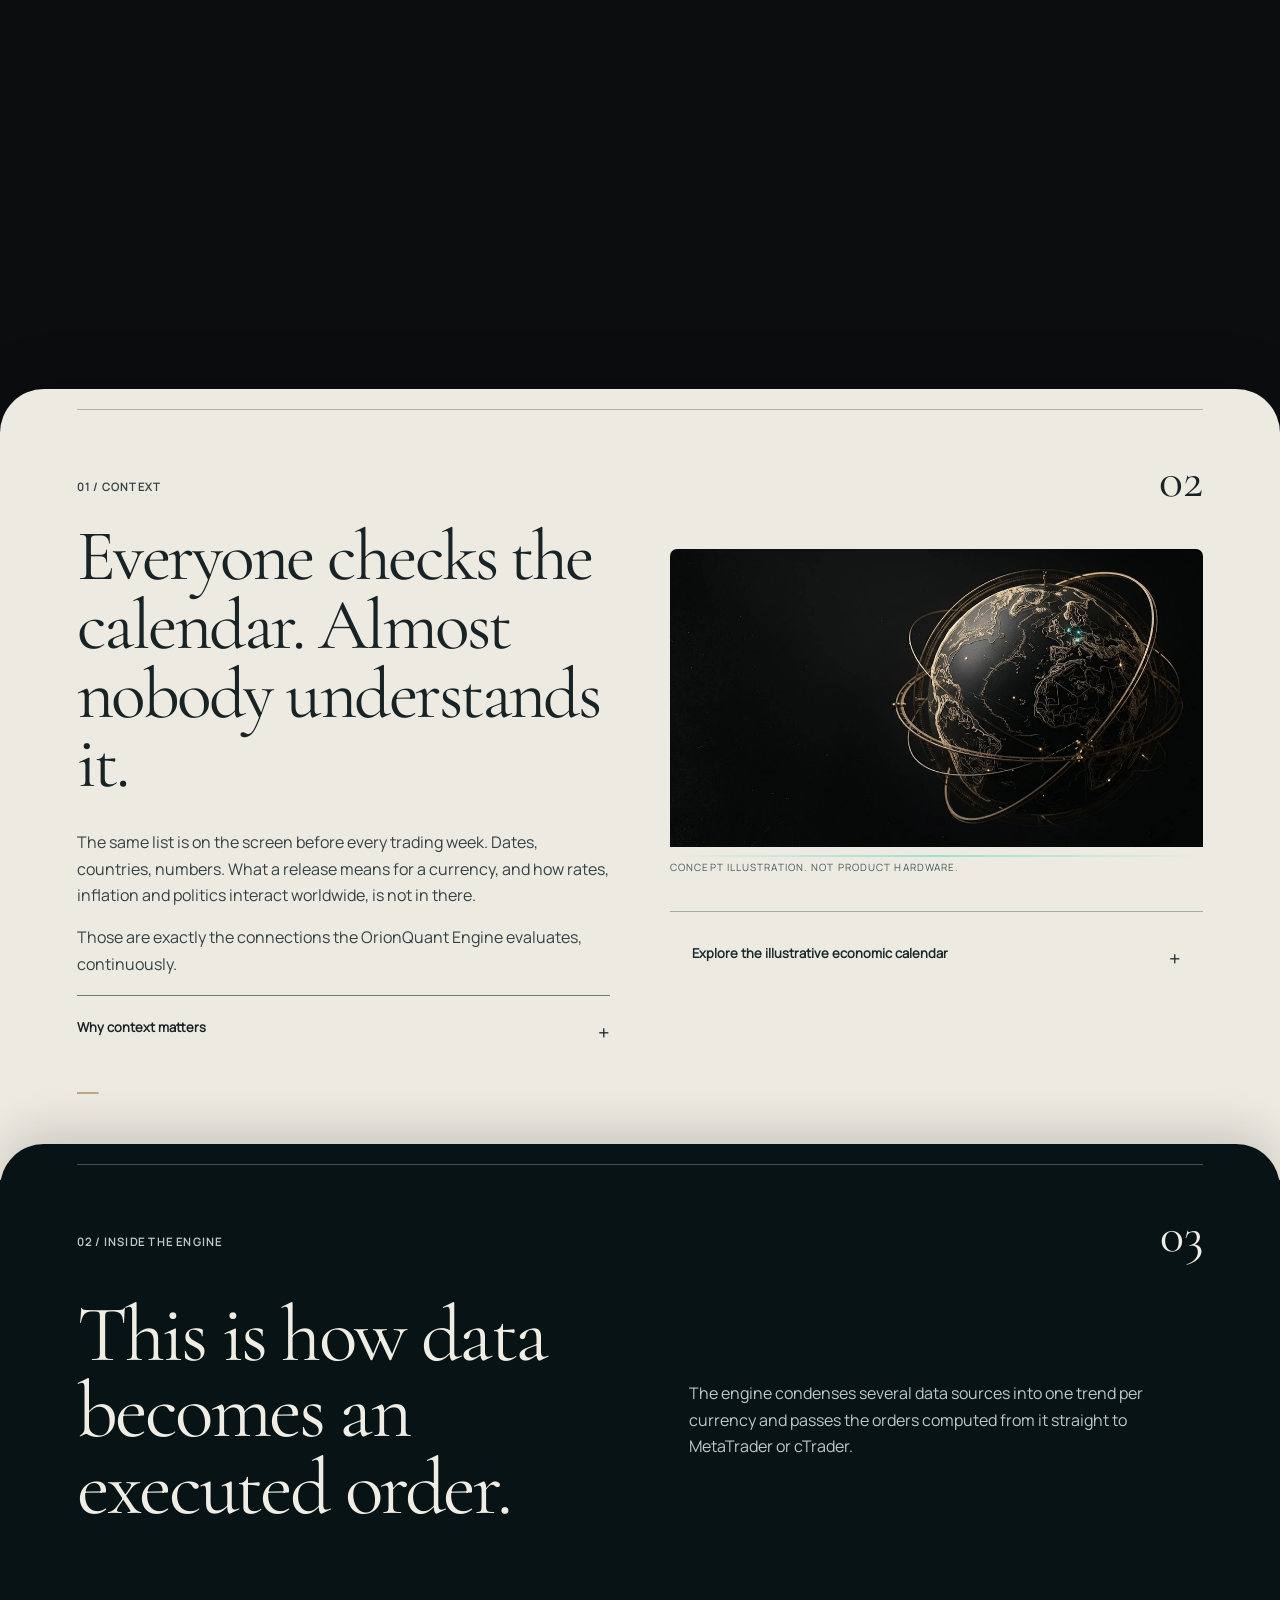
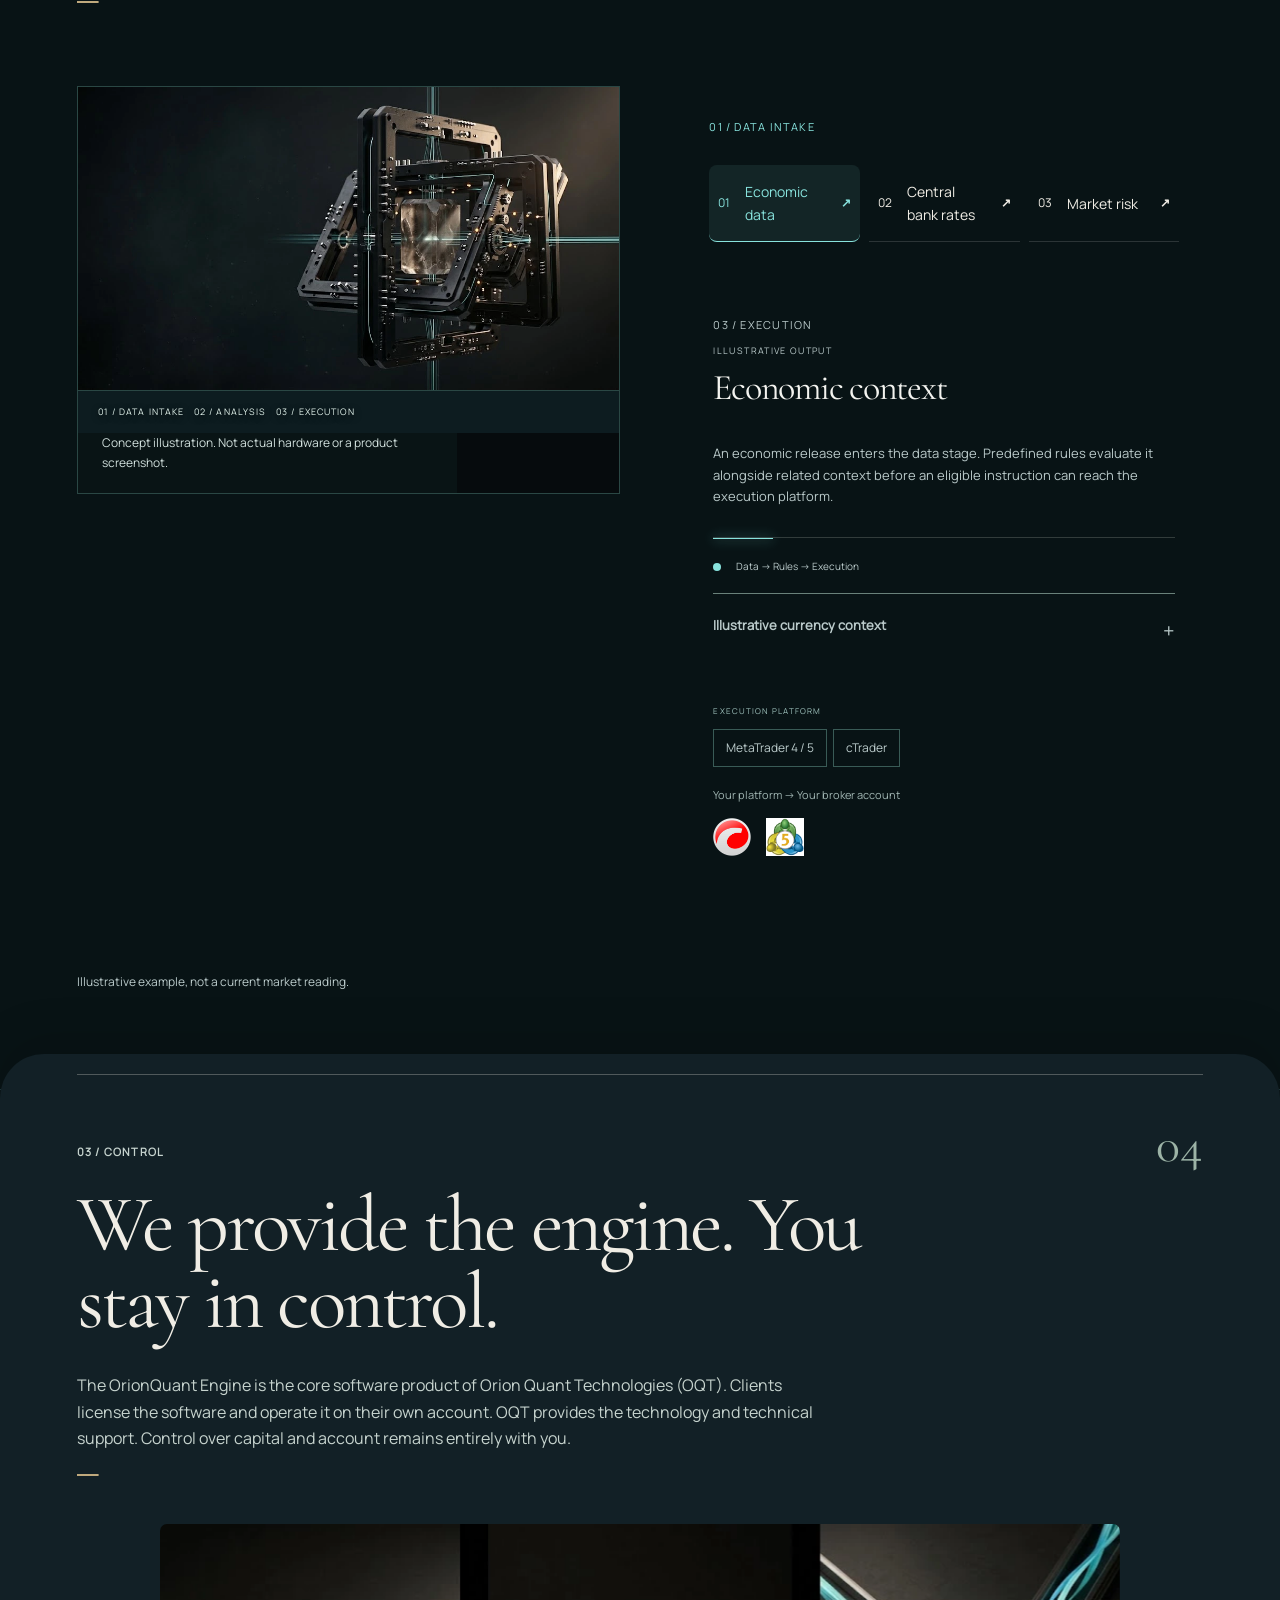
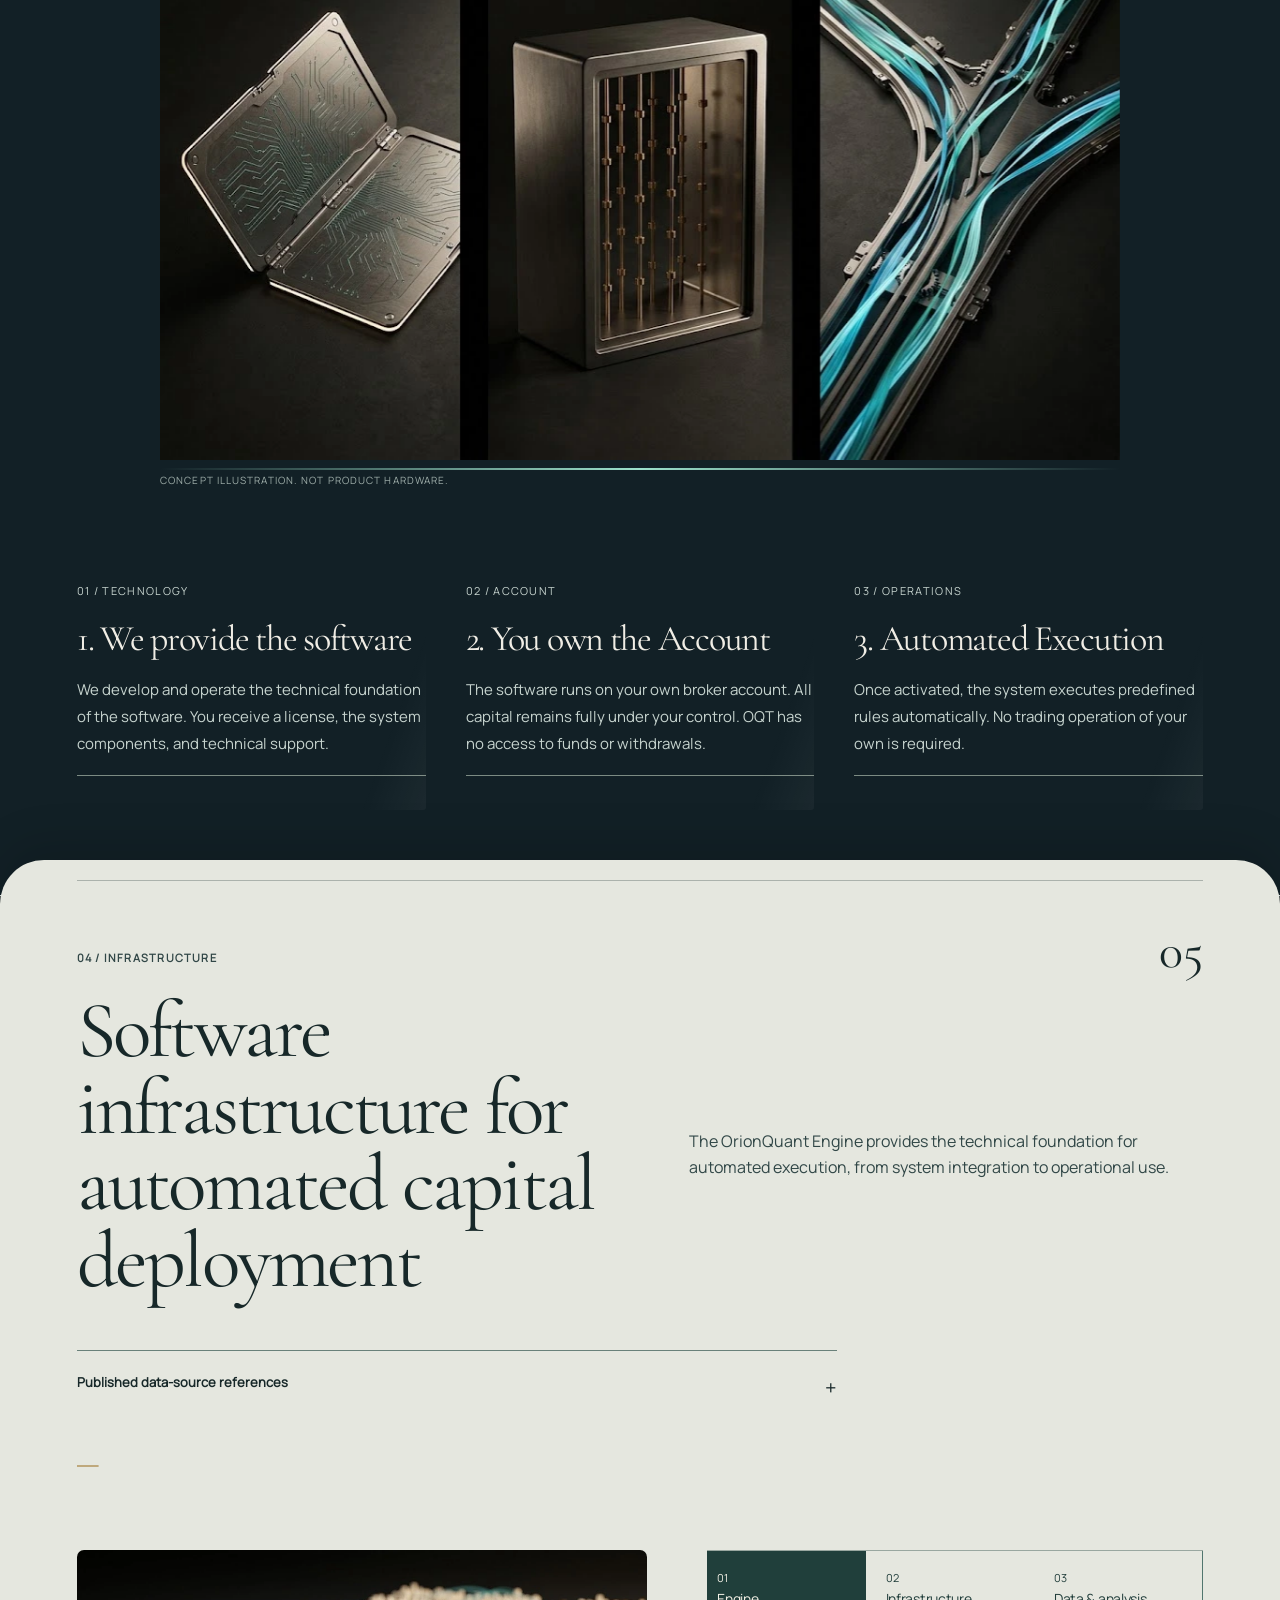
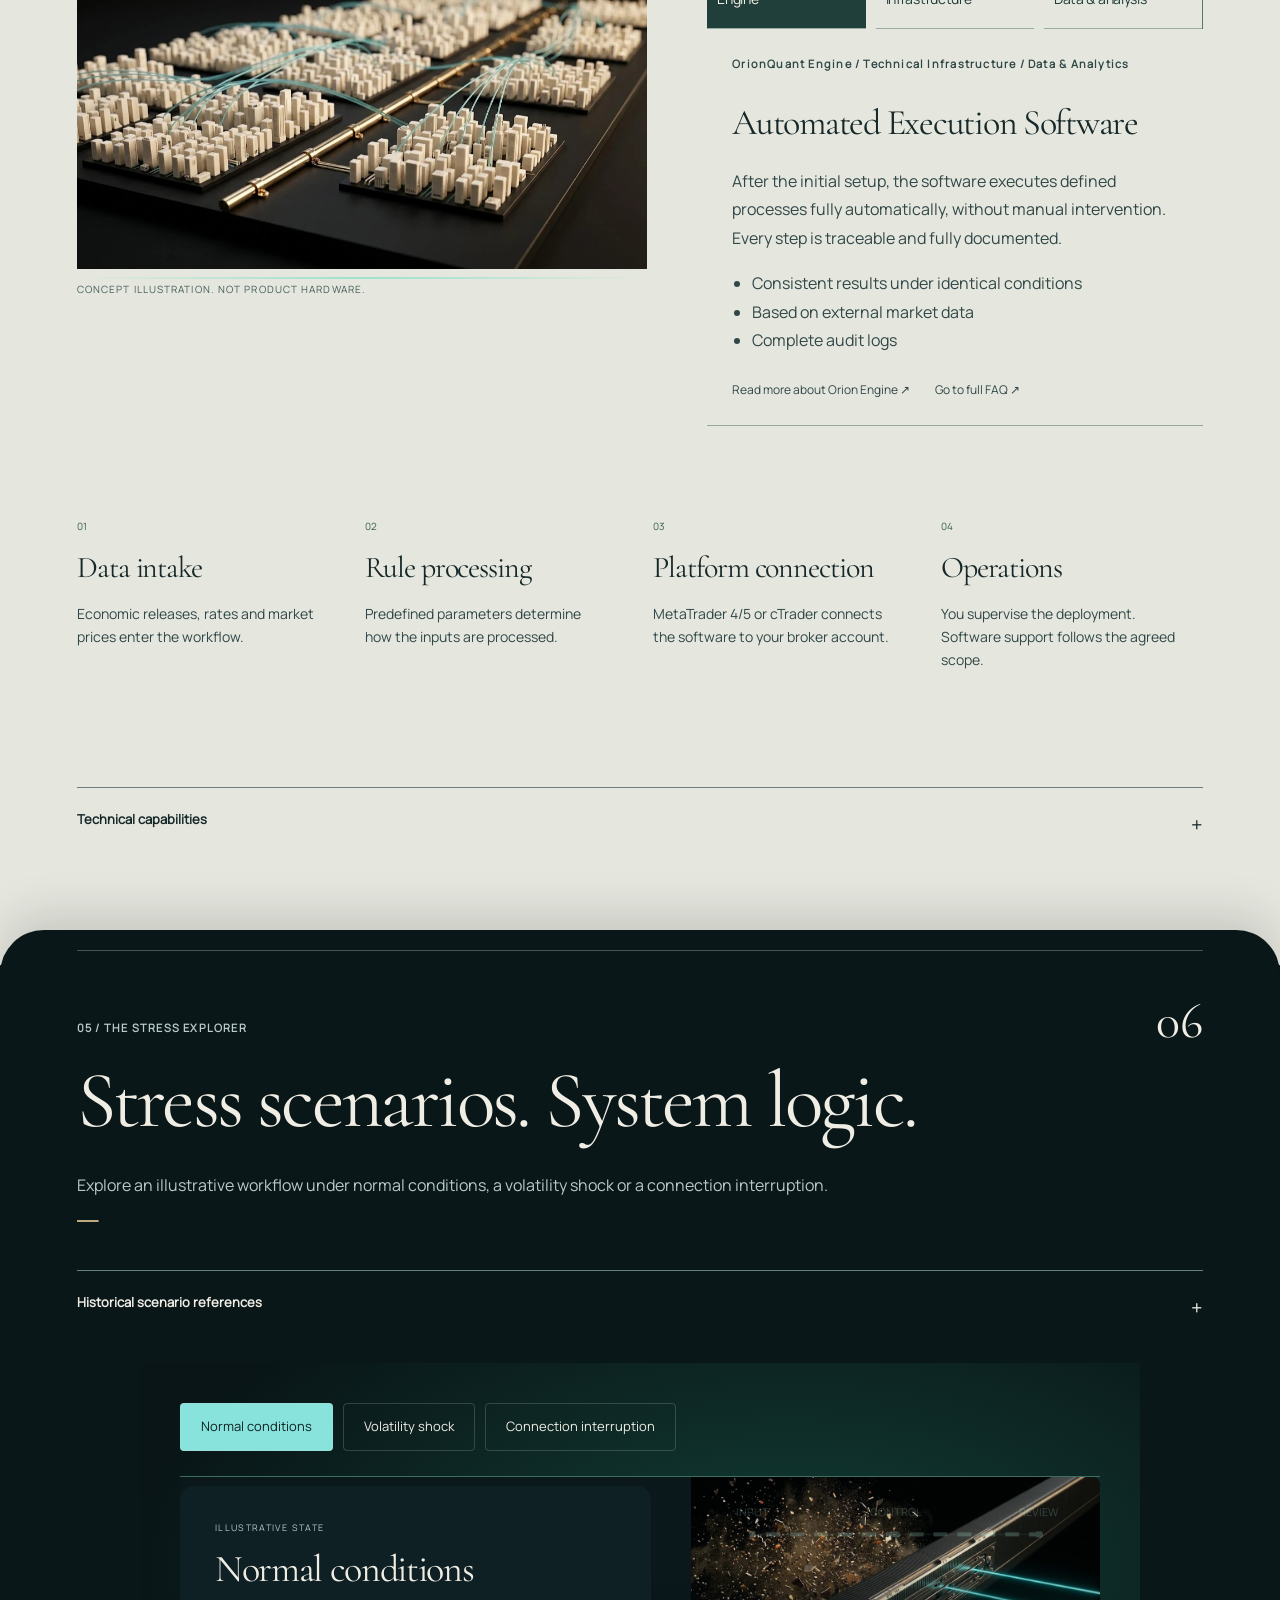
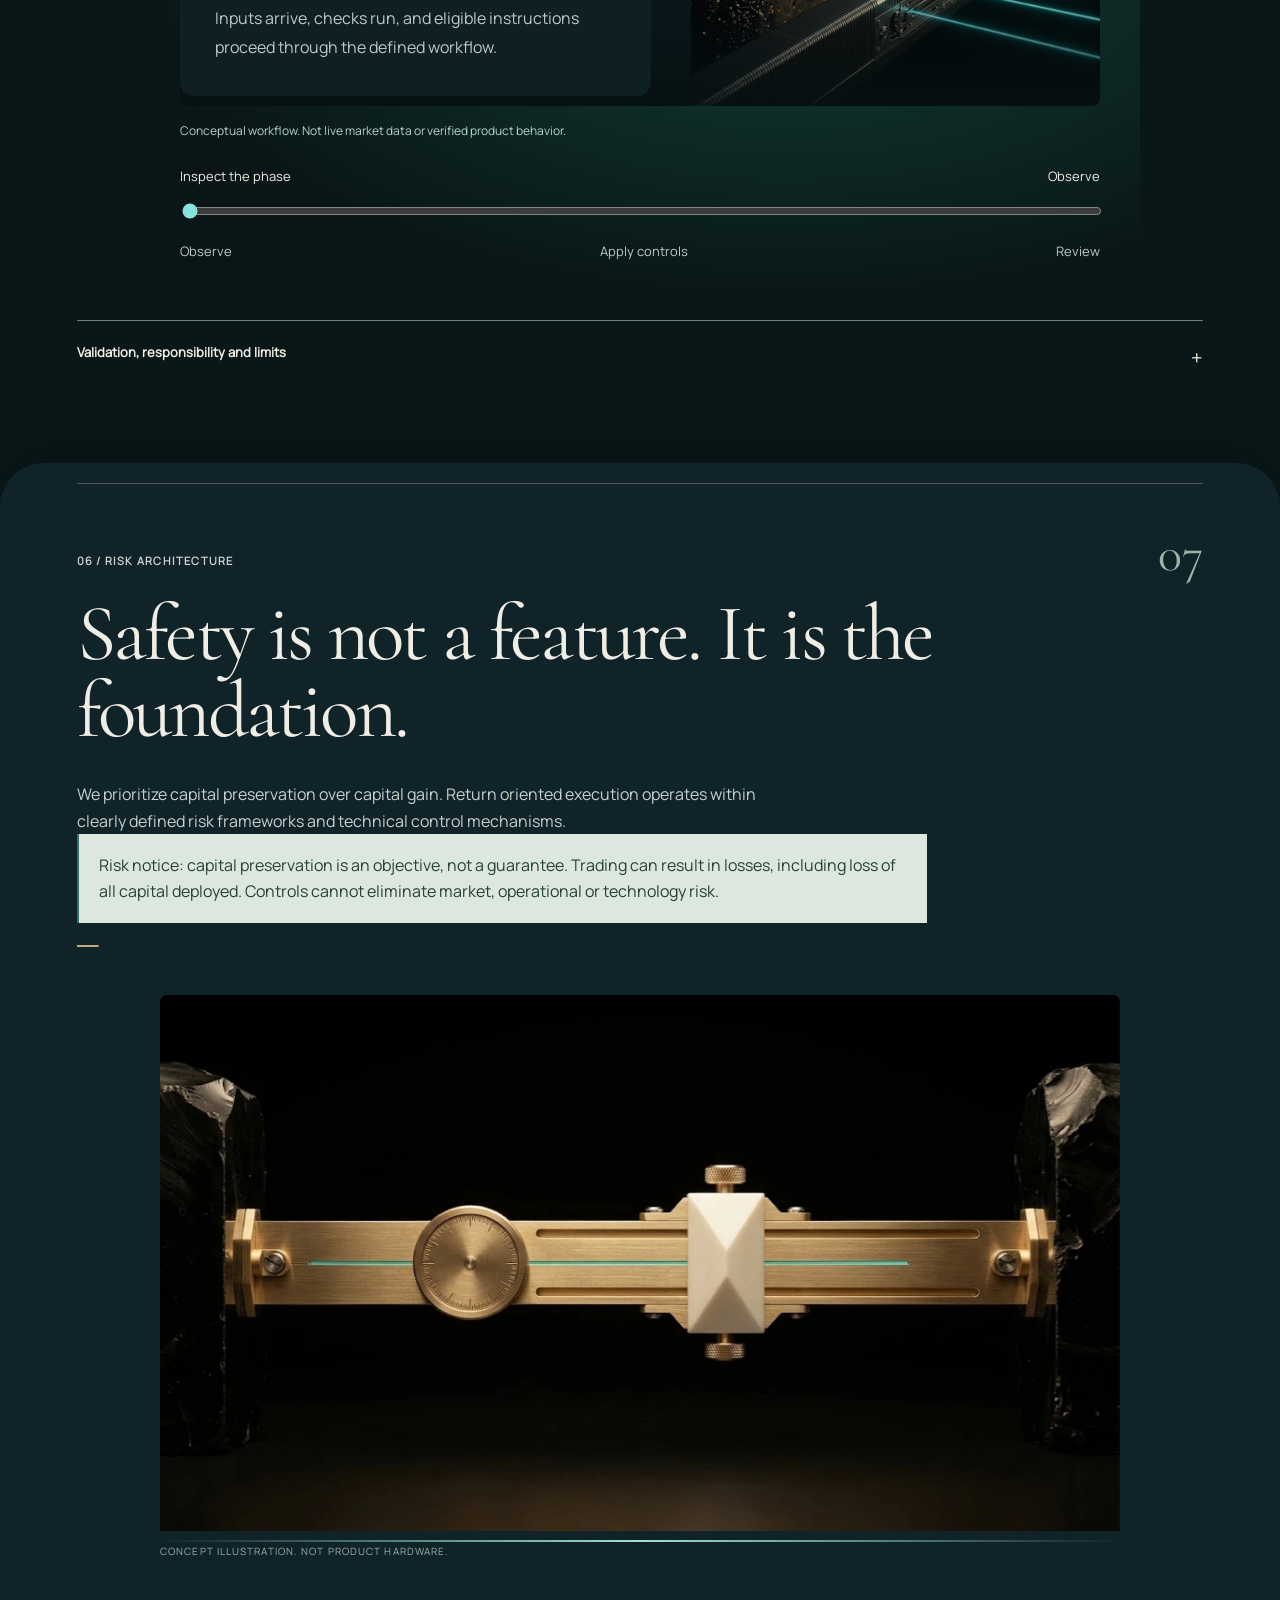
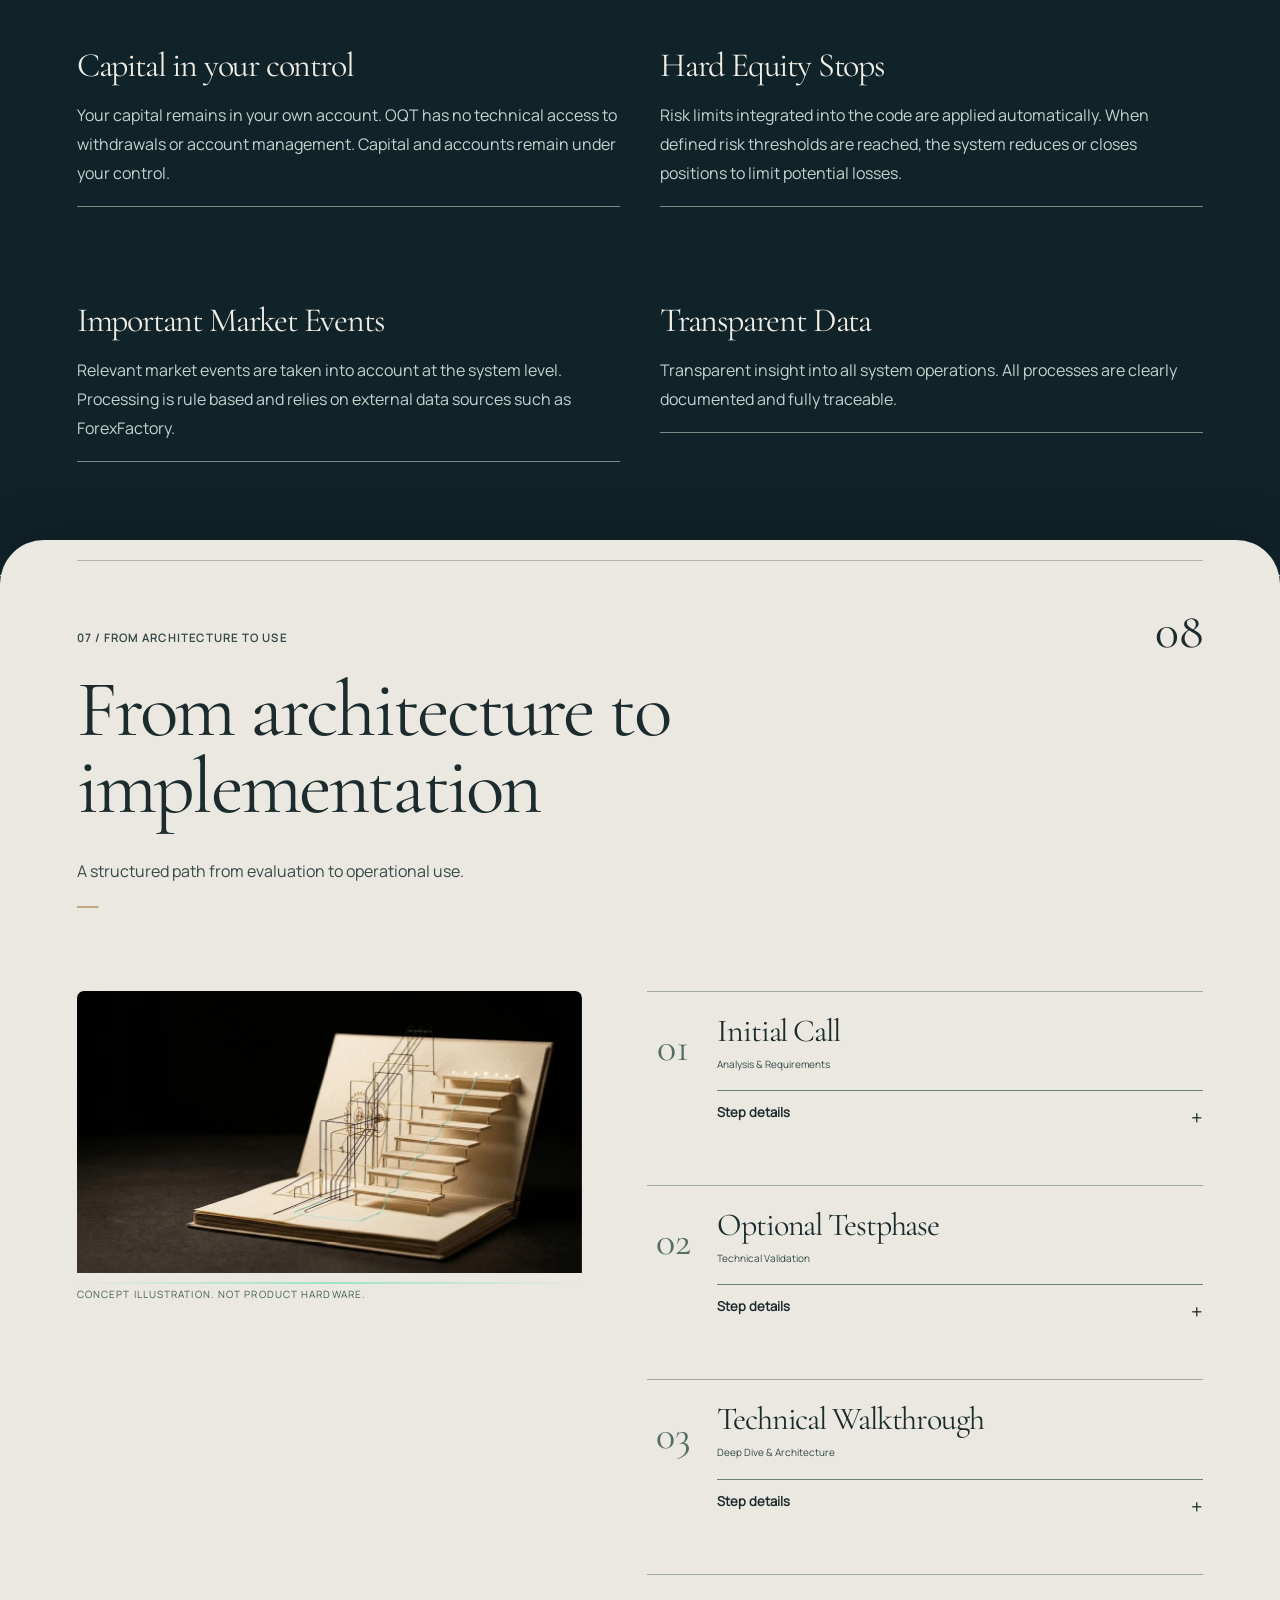
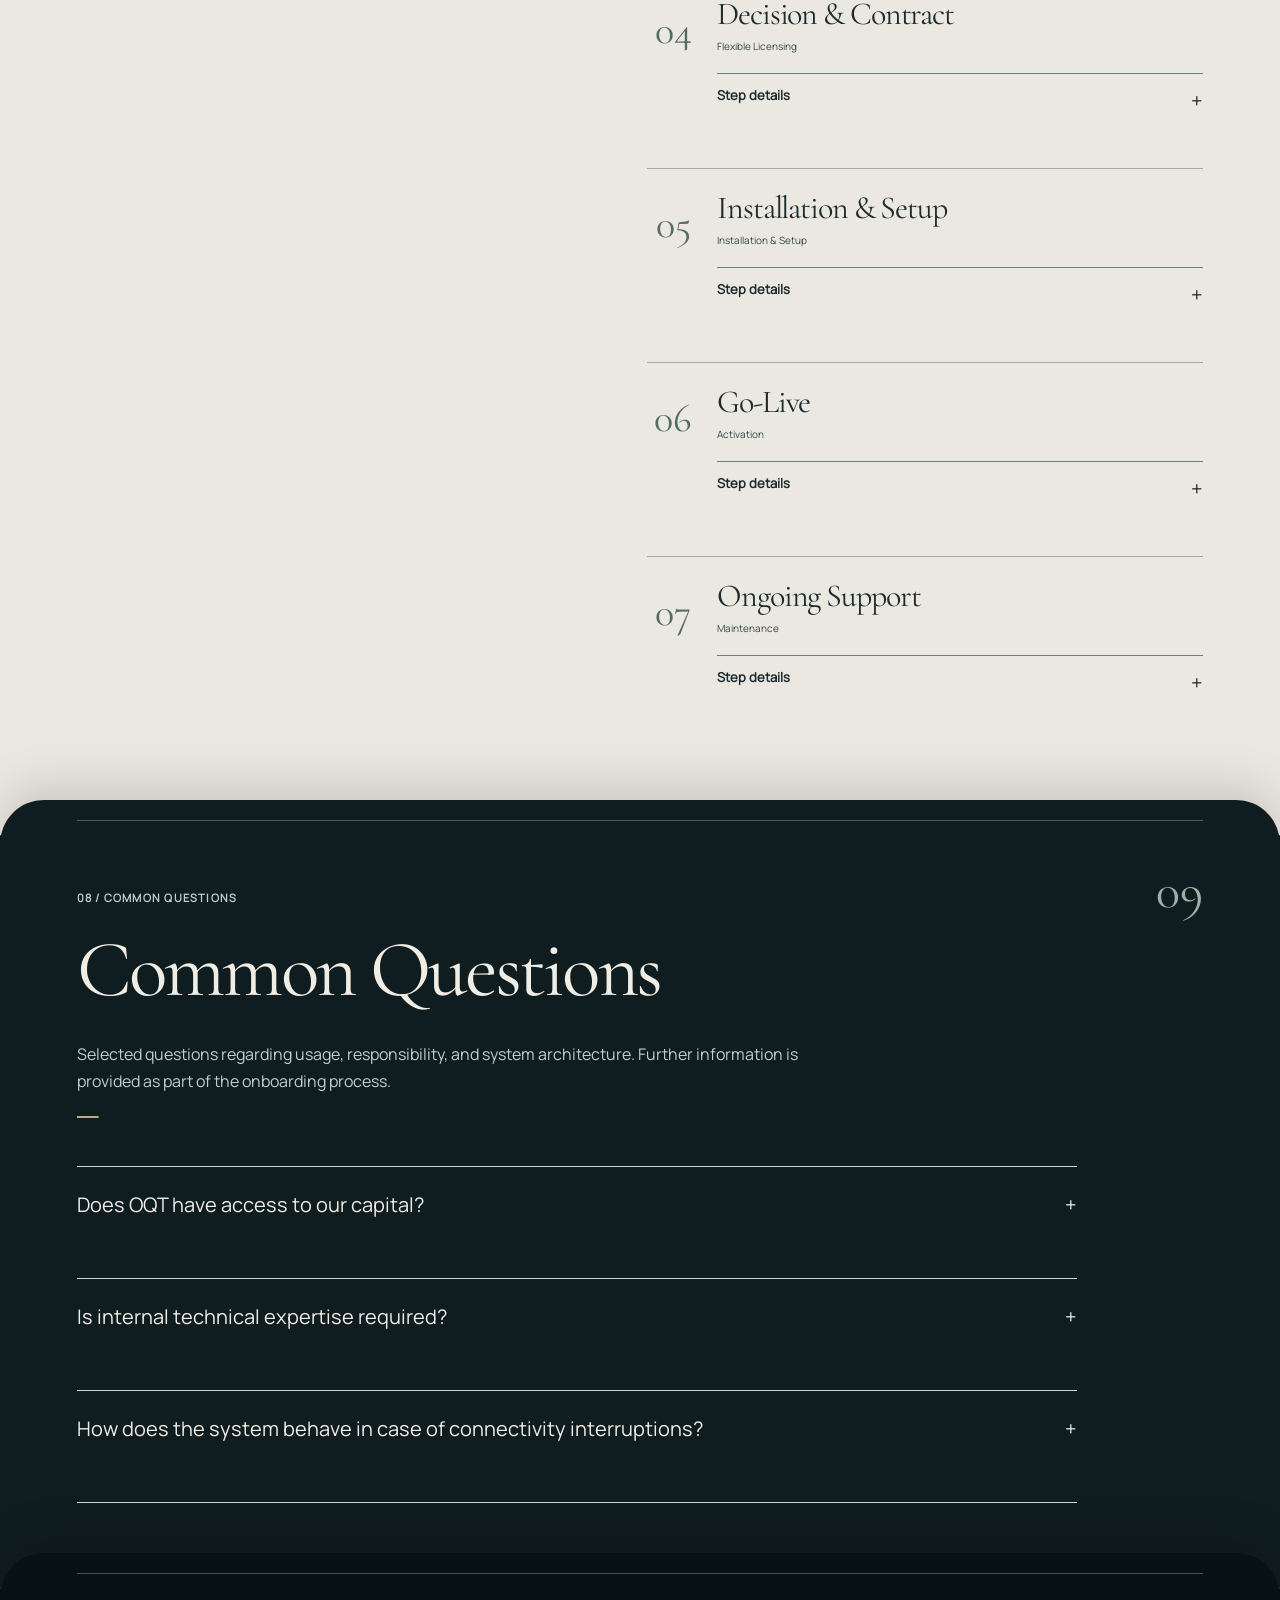
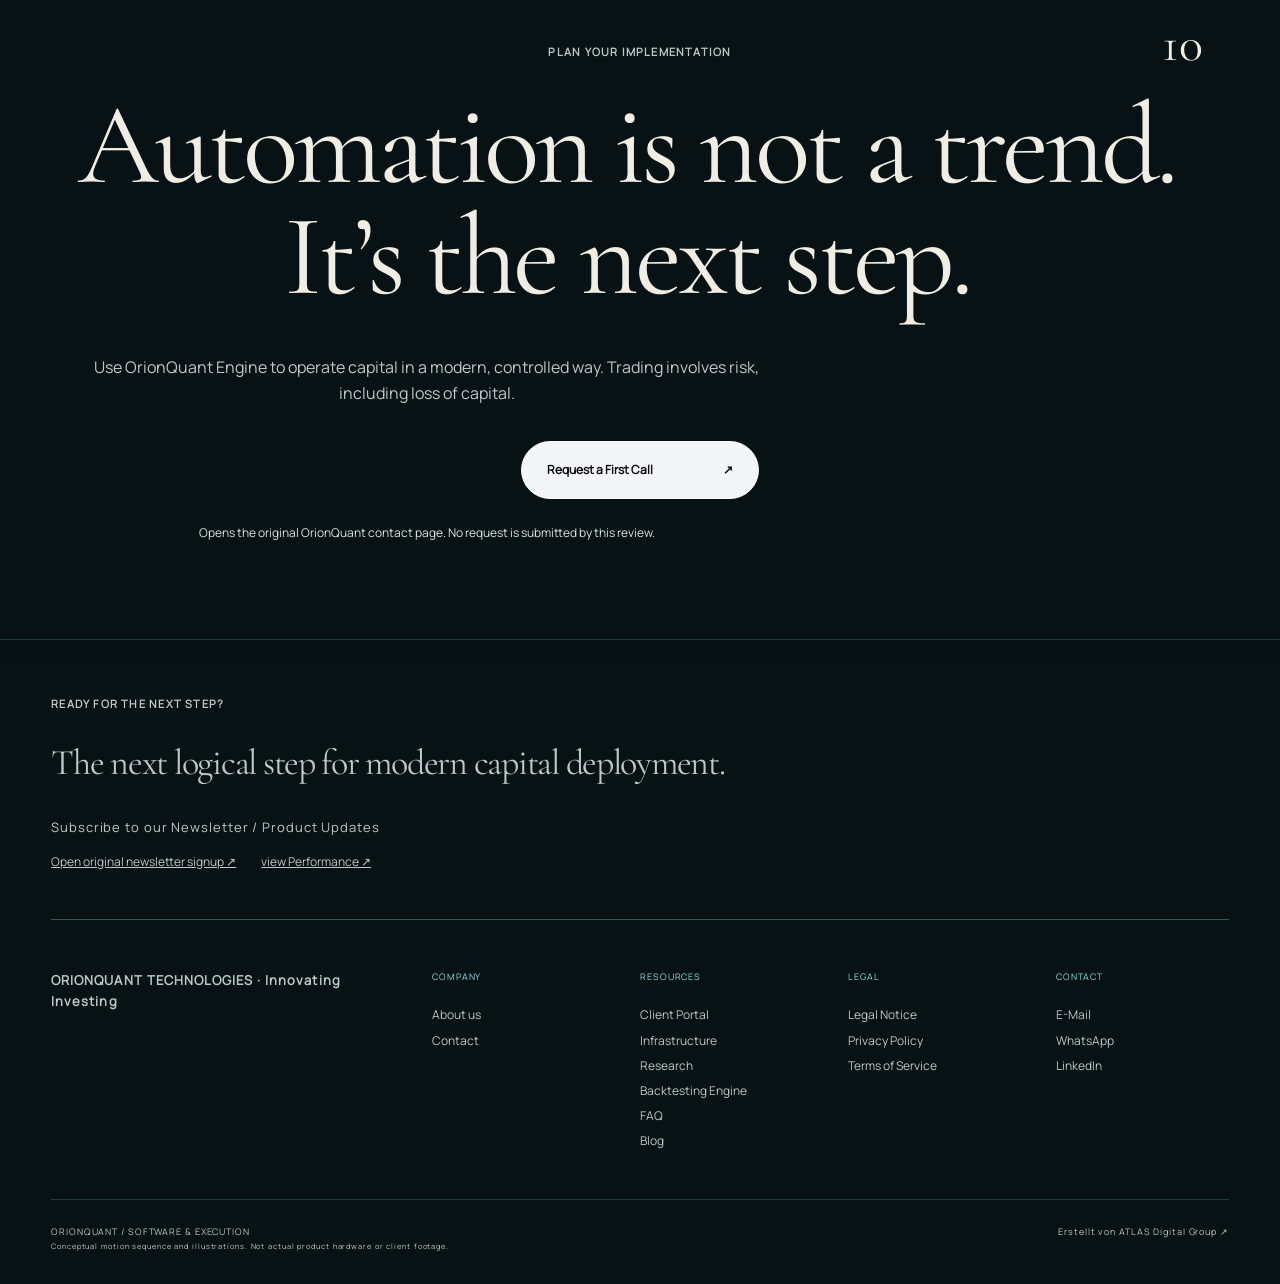
<file: art-v6/index.html>
<!DOCTYPE html>

<html lang="en"><head><meta charset="utf-8"/><meta content="width=device-width,initial-scale=1" name="viewport"/><meta content="noindex,nofollow" name="robots"/><title>Trading infrastructure | Design study</title><link href="style.css?v=art-v6-20261009" rel="stylesheet"/><link href="v6-design.css?v=art-v6-20261009" rel="stylesheet"/></head><body><header class="top"><a class="wordmark" href="#home"><img alt="Orion Quant Technologies" height="39" src="../3-orion-logo-original.svg" width="220"/></a><nav aria-label="Main"><a href="https://www.orionquant.com/infrastructure/">Infrastructure</a><a href="https://www.orionquant.com/research/">Research</a><a href="https://www.orionquant.com/backtesting-engine/">Backtesting Engine</a><a href="https://www.orionquant.com/about-us/">About us</a></nav><a class="contact" href="https://www.orionquant.com/contact-us/">Plan your setup <span>↗</span></a></header><main>
<section class="hero" id="home"><div class="film-stage"><video aria-label="Authored conceptual engine motion sequence" autoplay="" loop="" muted="" playsinline="" poster="assets/6-v6-poster-desktop.webp" preload="metadata"><source media="(max-width: 650px)" src="assets/4-v6-hero-phone.mp4" type="video/mp4"/><source src="assets/3-v6-hero-desktop.mp4" type="video/mp4"/></video><div class="hero-shade"></div></div><div class="hero-content"><p class="eyebrow">ORIONQUANT ENGINE / SOFTWARE INFRASTRUCTURE</p><h1>Economic analysis.<br/><span class="hero-accent">Executed.</span></h1><p class="hero-original-line">Economic analysis becomes algorithmic execution.</p><p class="lead">The OrionQuant Engine continuously evaluates economic data and geopolitical developments and uses quantitative models to compute orders that are executed automatically on your brokerage account.</p><a class="button" href="#engine">Step inside the engine <span>↗</span></a></div><button class="film-start" hidden="" type="button">Play film ↗</button><div class="hero-foot"><span>01 / ECONOMIC CONTEXT TO EXECUTION</span><span>SCROLL INTO THE ENGINE ↓</span></div><canvas aria-hidden="true" id="hero-glass"></canvas></section>
<section class="context section" id="context"><div class="section-head"><p class="eyebrow">01 / CONTEXT</p><h2>Everyone checks the calendar. Almost nobody understands it.</h2><p>The same list is on the screen before every trading week. Dates, countries, numbers. What a release means for a currency, and how rates, inflation and politics interact worldwide, is not in there.</p><p>Those are exactly the connections the OrionQuant Engine evaluates, continuously.</p><details class="v6-details"><summary>Why context matters</summary><ul class="context-points"><li><b>01</b><div><strong>You saw the date</strong><p>The number is there, the meaning is not.</p></div></li><li><b>02</b><div><strong>You missed the connection</strong><p>How rates, inflation and politics interlock is in no calendar.</p></div></li><li><b>03</b><div><strong>You reacted too late</strong><p>By the time it is clear, the market has moved.</p></div></li></ul></details></div><div class="context-art calendar-stack"><figure class="v6-art v6-world"><img alt="Global economic context conceptual illustration" height="572" loading="lazy" src="assets/11-v6-world.webp" width="1024"/><figcaption>Concept illustration. Not product hardware.</figcaption></figure><details class="v6-details calendar-detail"><summary>Explore the illustrative economic calendar</summary><div class="calendar-sheet"><div class="calendar-top"><span>ECONOMIC CALENDAR</span><span>ILLUSTRATIVE / NOT LIVE</span></div><div aria-label="Original illustrative economic calendar" class="calendar-window" tabindex="0"><div class="calendar-row"><b>13:30</b><i>USD</i><span>Core Durable Goods Orders</span></div><div class="calendar-row"><b>14:00</b><i>EUR</i><span>German ifo Business Climate</span></div><div class="calendar-row"><b>15:00</b><i>USD</i><span>Consumer Sentiment</span></div><div class="calendar-row"><b>16:05</b><i>USD</i><span>FOMC Member Speaks</span></div><div class="calendar-row"><b>17:00</b><i>JPY</i><span>Tokyo Core CPI</span></div><div class="calendar-row"><b>18:30</b><i>EUR</i><span>ECB President Speaks</span></div><div class="calendar-row"><b>21:00</b><i>AUD</i><span>Retail Sales</span></div><div class="calendar-row"><b>22:15</b><i>CNY</i><span>Manufacturing PMI</span></div><div class="calendar-row"><b>23:00</b><i>GBP</i><span>Bank Holiday</span></div><div class="calendar-row"><b>09:30</b><i>GBP</i><span>Mortgage Approvals</span></div><div class="calendar-row"><b>11:00</b><i>EUR</i><span>Core CPI Flash Estimate</span></div><div class="calendar-row"><b>14:15</b><i>USD</i><span>ADP Employment Change</span></div><div class="calendar-row"><b>14:30</b><i>USD</i><span>Prelim GDP q/q</span></div><div class="calendar-week">KW 36</div><div class="calendar-row"><b>09:00</b><i>CHF</i><span>Foreign Currency Reserves</span></div><div class="calendar-row"><b>14:30</b><i>USD</i><span>Unemployment Claims</span></div><div class="calendar-row"><b>14:30</b><i>CAD</i><span>Employment Change</span></div><div class="calendar-row"><b>15:45</b><i>CAD</i><span>Ivey PMI</span></div><div class="calendar-row"><b>16:00</b><i>CNY</i><span>CPI y/y</span></div><div class="calendar-row"><b>08:00</b><i>GBP</i><span>GDP m/m</span></div><div class="calendar-row"><b>11:00</b><i>EUR</i><span>ZEW Economic Sentiment</span></div><div class="calendar-row"><b>14:15</b><i>EUR</i><span>Main Refinancing Rate</span></div><div class="calendar-row"><b>14:30</b><i>AUD</i><span>Unemployment Rate</span></div><div class="calendar-row"><b>03:30</b><i>AUD</i><span>Goods Trade Balance</span></div><div class="calendar-row"><b>07:55</b><i>CAD</i><span>BOC Gov Speaks</span></div><div class="calendar-row"><b>06:41</b><i>CNY</i><span>New Loans</span></div><div class="calendar-row"><b>14:30</b><i>USD</i><span>Core Retail Sales</span></div><div class="calendar-week">KW 37</div><div class="calendar-row"><b>03:30</b><i>AUD</i><span>NAB Business Confidence</span></div><div class="calendar-row"><b>08:00</b><i>GBP</i><span>Claimant Count Change</span></div><div class="calendar-row"><b>08:00</b><i>GBP</i><span>Average Earnings Index</span></div><div class="calendar-row"><b>14:30</b><i>USD</i><span>Core CPI y/y?</span></div><div class="calendar-row"><b>14:30</b><i>USD</i><span>CPI m/m</span></div><div class="calendar-row"><b>11:00</b><i>EUR</i><span>Industrial Production</span></div><div class="calendar-row"><b>14:15</b><i>EUR</i><span>Monetary Policy Statement</span></div><div class="calendar-row"><b>16:00</b><i>USD</i><span>Crude Oil Inventories</span></div><div class="calendar-row"><b>23:50</b><i>JPY</i><span>Core Machinery Orders</span></div><div class="calendar-row"><b>10:00</b><i>EUR</i><span>Trade Balance</span></div><div class="calendar-row"><b>13:00</b><i>GBP</i><span>Official Bank Rate</span></div><div class="calendar-row"><b>14:30</b><i>USD</i><span>Retail Sales m/m</span></div><div class="calendar-row"><b>15:15</b><i>USD</i><span>Industrial Production</span></div><div class="calendar-row"><b>16:00</b><i>USD</i><span>Consumer Sentiment</span></div><div class="calendar-row"><b>22:30</b><i>NZD</i><span>Business NZ Manufacturing</span></div></div><div class="calendar-bottom"><span>INPUTS</span><strong>One event. A wider economic context.</strong></div></div></details></div></section>
<section class="engine section" id="engine"><div class="section-head"><p class="eyebrow">02 / INSIDE THE ENGINE</p><h2>This is how data becomes an executed order.</h2><p>The engine condenses several data sources into one trend per currency and passes the orders computed from it straight to MetaTrader or cTrader.</p></div><figure class="concept-figure art-master"><img alt="Conceptual optical-glass information landscape, not actual hardware" class="art-image" height="572" loading="lazy" src="assets/2-v6-engine.webp" width="1024"/><figcaption><span>01 / DATA INTAKE</span><span>02 / ANALYSIS</span><span>03 / EXECUTION</span></figcaption><p>Concept illustration. Not actual hardware or a product screenshot.</p></figure><div class="engine-lab"><div aria-label="Data inputs" class="input-list" role="group"><span class="node-label">01 / DATA INTAKE</span><button aria-pressed="true" data-input="macro">01 <span>Economic data</span><b>↗</b></button><button aria-pressed="false" data-input="rates">02 <span>Central bank rates</span><b>↗</b></button><button aria-pressed="false" data-input="risk">03 <span>Market risk</span><b>↗</b></button></div><div class="engine-output"><span class="node-label">03 / EXECUTION</span><span>ILLUSTRATIVE OUTPUT</span><h3 id="input-title">Economic context</h3><p id="input-detail">An economic release enters the data stage. Predefined rules evaluate it alongside related context before an eligible instruction can reach the execution platform.</p><div class="output-stage"><i></i><span>Data → Rules → Execution</span></div><details class="v6-details"><summary>Illustrative currency context</summary><div class="currency-context"><span>ILLUSTRATIVE CURRENCY CONTEXT</span><div><b>EUR</b><i class="positive">Strong</i><em></em></div><div><b>USD</b><i>Neutral</i><em></em></div><div><b>GBP</b><i>Weak</i><em></em></div><small>Example only. No recommendation or live signal.</small></div></details><div class="platform-target"><span>EXECUTION PLATFORM</span><strong>MetaTrader 4 / 5</strong><strong>cTrader</strong><small>Your platform → Your broker account</small><div class="platform-marks"><img alt="cTrader" height="600" loading="lazy" src="../2-ctrader-original.webp" width="600"/><img alt="MetaTrader 5" height="230" loading="lazy" src="../4-metatrader-original.png" width="230"/></div></div></div></div><p class="fine">Illustrative example, not a current market reading.</p></section>
<section class="control section editorial-control"><div class="section-head"><p class="eyebrow">03 / CONTROL</p><h2>We provide the engine. You stay in control.</h2><p>The OrionQuant Engine is the core software product of Orion Quant Technologies (OQT). Clients license the software and operate it on their own account. OQT provides the technology and technical support. Control over capital and account remains entirely with you.</p></div><figure class="v6-art v6-control"><img alt="Software, account and execution conceptual illustration" height="572" loading="lazy" src="assets/1-v6-control.webp" width="1024"/><figcaption>Concept illustration. Not product hardware.</figcaption></figure><div class="control-grid"><article><span>01 / TECHNOLOGY</span><h3>1. We provide the software</h3><details class="v6-details mobile-disclosure"><summary>Read more</summary><p>We develop and operate the technical foundation of the software. You receive a license, the system components, and technical support.</p></details></article><article><span>02 / ACCOUNT</span><h3>2. You own the Account</h3><details class="v6-details mobile-disclosure"><summary>Read more</summary><p>The software runs on your own broker account. All capital remains fully under your control. OQT has no access to funds or withdrawals.</p></details></article><article><span>03 / OPERATIONS</span><h3>3. Automated Execution</h3><details class="v6-details mobile-disclosure"><summary>Read more</summary><p>Once activated, the system executes predefined rules automatically. No trading operation of your own is required.</p></details></article></div></section>
<section class="infrastructure section"><div class="section-head"><p class="eyebrow">04 / INFRASTRUCTURE</p><h2>Software infrastructure for automated capital deployment</h2><p>The OrionQuant Engine provides the technical foundation for automated execution, from system integration to operational use.</p><details class="v6-details"><summary>Published data-source references</summary><div class="data-source-note"><span>PUBLISHED DATA SOURCE REFERENCES</span><div><b>ForexFactory</b><i>Economic calendar</i></div><div><b>QuantConnect</b><i>Research and data tools</i></div><div><b>CBOE</b><i>Market and volatility context</i></div><div><b>Refinitiv</b><i>Market data</i></div><p>Named in OrionQuant's product materials. This page does not connect to these services or imply a partnership.</p></div></details></div><figure class="v6-art v6-infrastructure"><img alt="Technical infrastructure conceptual illustration" height="572" loading="lazy" src="assets/5-v6-infrastructure.webp" width="1024"/><figcaption>Concept illustration. Not product hardware.</figcaption></figure><div class="service-stage"><div aria-label="Software services" class="service-switch" role="tablist"><button aria-controls="service-engine" aria-selected="true" data-service="service-engine" role="tab">01 <span>Engine</span></button><button aria-controls="service-infrastructure" aria-selected="false" data-service="service-infrastructure" role="tab">02 <span>Infrastructure</span></button><button aria-controls="service-data" aria-selected="false" data-service="service-data" role="tab">03 <span>Data &amp; analysis</span></button></div><div class="service-panel" id="service-engine" role="tabpanel"><p class="eyebrow">OrionQuant Engine / Technical Infrastructure / Data &amp; Analytics</p><h3>Automated Execution Software</h3><p>After the initial setup, the software executes defined processes fully automatically, without manual intervention. Every step is traceable and fully documented.</p><ul><li>Consistent results under identical conditions</li><li>Based on external market data</li><li>Complete audit logs</li></ul><div class="source-links"><a href="https://www.orionquant.com/infrastructure/">Read more about Orion Engine ↗</a><a href="https://www.orionquant.com/faq/">Go to full FAQ ↗</a></div></div><article class="service-panel" hidden="" id="service-infrastructure" role="tabpanel"><p class="eyebrow">TECHNICAL INFRASTRUCTURE / MANAGED HOSTING</p><h3>Technical Implementation</h3><p>OQT supports the technical onboarding and the initial system setup.</p><ul><li>Robust system architecture</li><li>Connectivity via established broker interfaces</li></ul></article><article class="service-panel" hidden="" id="service-data" role="tabpanel"><p class="eyebrow">DATA &amp; ANALYTICS / DATA DRIVEN INSIGHTS</p><h3>Data &amp; Analysis Frameworks</h3><p>Strategies are technically evaluated using historical data and defined test scenarios. Backtesting and analysis serve a structured assessment prior to productive use.</p><ul><li>Evaluation across long time periods</li><li>Simulation under different market phases</li><li>Traceable result reports</li></ul><details class="v6-details"><summary>Original illustrative backtest labels</summary><div class="source-backtest"><span>ORIGINAL ILLUSTRATIVE BACKTEST / NOT LIVE</span><strong>EURGBP <i>M30</i></strong><div>Signal type <b>LONG</b></div><div>Data source <b>Tick Data M1</b></div><div>Progress <b>82.1%</b></div><small>Source UI labels: Indicators / UTC+0 / Signal detected. No trading recommendation or verified performance.</small></div></details></article></div><div class="pipeline"><article><span>01</span><h3>Data intake</h3><details class="v6-details mobile-disclosure"><summary>Read more</summary><p>Economic releases, rates and market prices enter the workflow.</p></details></article><article><span>02</span><h3>Rule processing</h3><details class="v6-details mobile-disclosure"><summary>Read more</summary><p>Predefined parameters determine how the inputs are processed.</p></details></article><article><span>03</span><h3>Platform connection</h3><details class="v6-details mobile-disclosure"><summary>Read more</summary><p>MetaTrader 4/5 or cTrader connects the software to your broker account.</p></details></article><article><span>04</span><h3>Operations</h3><details class="v6-details mobile-disclosure"><summary>Read more</summary><p>You supervise the deployment. Software support follows the agreed scope.</p></details></article></div><details class="v6-details"><summary>Technical capabilities</summary><div class="capability-strip"><article><span>01</span><h3>Transparent Data</h3><p>Transparent insight into all system operations. All processes are clearly documented and fully traceable.</p></article><article><span>02</span><h3>Algorithmic Discipline</h3><p>Execution follows clearly defined rules and models. Manual or emotional intervention is systemically excluded.</p></article><article><span>03</span><h3>Defensive Risk Control</h3><p>Technical controls are defined during configuration. They do not guarantee availability or prevent trading losses.</p></article><article><span>04</span><h3>Operational availability</h3><p>Technical controls are defined during configuration. They do not guarantee availability or prevent trading losses.</p></article></div></details></section>
<section class="stress section" id="stress"><div class="section-head"><p class="eyebrow">05 / THE STRESS EXPLORER</p><h2>Stress scenarios. System logic.</h2><p>Explore an illustrative workflow under normal conditions, a volatility shock or a connection interruption.</p></div><details class="v6-details"><summary>Historical scenario references</summary><div class="history-rail"><div><span>2018</span><strong>US-China Trade War</strong></div><div><span>2019</span><strong>Brexit Market Chaos</strong></div><div><span>2020</span><strong>COVID-19 Global Crash</strong></div><div><span>FEB 2022</span><strong>Russia-Ukraine War &amp; Energy Crisis</strong></div><div><span>SEP 2022</span><strong>UK Mini-Budget Flash Crash</strong></div><div><span>2023–24</span><strong>Israel-Gaza Geopolitical Conflict</strong></div></div></details><div class="stress-lab"><div aria-label="Illustrative scenarios" class="scenario-tabs" role="group"><button aria-pressed="true" data-scenario="0">Normal conditions</button><button aria-pressed="false" data-scenario="1">Volatility shock</button><button aria-pressed="false" data-scenario="2">Connection interruption</button></div><div class="stress-visual"><img alt="Conceptual risk-control illustration" loading="lazy" src="assets/10-v6-stress.webp"/><canvas aria-label="Illustrative workflow state visualization" id="stress-field"></canvas><div class="stress-reading"><span>ILLUSTRATIVE STATE</span><h3 id="scenario-title">Normal conditions</h3><p id="scenario-detail">Inputs arrive, checks run, and eligible instructions proceed through the defined workflow.</p></div></div><p class="stress-concept-note">Conceptual workflow. Not live market data or verified product behavior.</p><label class="phase-label" for="phase">Inspect the phase <span id="phase-name">Observe</span></label><input id="phase" max="100" min="0" type="range" value="0"/><div class="phase-markers"><span>Observe</span><span>Apply controls</span><span>Review</span></div></div><details class="v6-details"><summary>Validation, responsibility and limits</summary><div class="validation-note"><span>TECHNICAL VALIDATION</span><h3>Test the logic. Understand the limits.</h3><p>Historical scenarios and non-production testing can help assess system logic, configuration and recovery. Evaluation should include assumptions, data sources and the full test conditions. Backtests and simulations do not predict future performance or remove trading risk.</p></div></details></section>
<section class="risk section editorial-risk" id="risk"><div class="section-head"><p class="eyebrow">06 / RISK ARCHITECTURE</p><h2>Safety is not a feature. It is the foundation.</h2><p>We prioritize capital preservation over capital gain. Return oriented execution operates within clearly defined risk frameworks and technical control mechanisms.</p><p class="risk-disclosure">Risk notice: capital preservation is an objective, not a guarantee. Trading can result in losses, including loss of all capital deployed. Controls cannot eliminate market, operational or technology risk.</p></div><figure class="v6-art v6-risk"><img alt="Defined operating thresholds conceptual illustration" height="572" loading="lazy" src="assets/9-v6-risk.webp" width="1024"/><figcaption>Concept illustration. Not product hardware.</figcaption></figure><div class="risk-grid"><article><h3>Capital in your control</h3><details class="v6-details mobile-disclosure"><summary>Read more</summary><p>Your capital remains in your own account. OQT has no technical access to withdrawals or account management. Capital and accounts remain under your control.</p></details></article><article><h3>Hard Equity Stops</h3><details class="v6-details mobile-disclosure"><summary>Read more</summary><p>Risk limits integrated into the code are applied automatically. When defined risk thresholds are reached, the system reduces or closes positions to limit potential losses.</p></details></article><article><h3>Important Market Events</h3><details class="v6-details mobile-disclosure"><summary>Read more</summary><p>Relevant market events are taken into account at the system level. Processing is rule based and relies on external data sources such as ForexFactory.</p></details></article><article><h3>Transparent Data</h3><details class="v6-details mobile-disclosure"><summary>Read more</summary><p>Transparent insight into all system operations. All processes are clearly documented and fully traceable.</p></details></article></div></section>
<section class="process section" id="process"><div class="section-head"><p class="eyebrow">07 / FROM ARCHITECTURE TO USE</p><h2>From architecture to implementation</h2><p>A structured path from evaluation to operational use.</p></div><figure class="v6-art v6-process"><img alt="Implementation and handover conceptual illustration" height="572" loading="lazy" src="assets/8-v6-process.webp" width="1024"/><figcaption>Concept illustration. Not product hardware.</figcaption></figure><div class="process-list">
<article><span>01</span><div><h3>Initial Call</h3><small class="process-label">Analysis &amp; Requirements</small><details class="v6-details"><summary>Step details</summary><p>Every collaboration begins with a non-binding initial call. During this conversation, we review your existing structure, processes, and technical setup to jointly assess how our software can be applied effectively.</p><p class="step-notes">Clarifying objectives / Infrastructure Overview</p></details></div><i></i></article><article><span>02</span><div><h3>Optional Testphase</h3><small class="process-label">Technical Validation</small><details class="v6-details"><summary>Step details</summary><p>The test phase focuses on technical validation in a realistic environment. Stability, system logic, and functional correctness are assessed, while performance is reviewed as a supporting aspect.</p><p class="step-notes">Straightforward system access / Realistic test environment / Technical validation of stability and logic / Automatically time-limited</p></details></div><i></i></article><article><span>03</span><div><h3>Technical Walkthrough</h3><small class="process-label">Deep Dive &amp; Architecture</small><details class="v6-details"><summary>Step details</summary><p>A detailed discussion of functionality and system architecture. We review technical requirements and the intended level of automation. This is not a sales call, but a purely technical discussion.</p></details></div><i></i></article><article><span>04</span><div><h3>Decision &amp; Contract</h3><small class="process-label">Flexible Licensing</small><details class="v6-details"><summary>Step details</summary><p>After the test phase, you decide freely whether to proceed. We offer transparent and flexible licensing models with clear defined terms. Continuation only occurs following an active decision.</p><p class="step-notes">no obligation / Transparent pricing models</p></details></div><i></i></article><article><span>05</span><div><h3>Installation &amp; Setup</h3><small class="process-label">Installation &amp; Setup</small><details class="v6-details"><summary>Step details</summary><p>Following the agreement, we provide the license and all required setup files. Installation is completed either independently using clear documentation or with support from our technical team.</p><p class="step-notes">Separation of software and capital / Installation within your own environment</p></details></div><i></i></article><article><span>06</span><div><h3>Go-Live</h3><small class="process-label">Activation</small><details class="v6-details"><summary>Step details</summary><p>You activate the system independently within your existing infrastructure. Operational control remains entirely with your organization. OQT provides software and technical support only.</p><p class="step-notes">Operational control remains with client / Client-side operation</p></details></div><i></i></article><article><span>07</span><div><h3>Ongoing Support</h3><small class="process-label">Maintenance</small><details class="v6-details"><summary>Step details</summary><p>Throughout the license term, we provide technical support, system updates, and assistance with configuration questions. Operational responsibility remains entirely with the customer.</p><p class="step-notes">Regular system updates / Technical support / Support during initial setup / Support for software-related issues</p></details></div><i></i></article></div></section>
<section class="faq section" id="faq"><div class="section-head"><p class="eyebrow">08 / COMMON QUESTIONS</p><h2>Common Questions</h2><p>Selected questions regarding usage, responsibility, and system architecture. Further information is provided as part of the onboarding process.</p></div><div class="faq-list"><details><summary>Does OQT have access to our capital?</summary><p>No. OQT is a non-custodial software solution. Your capital remains entirely in your own brokerage account. The software operates within your existing account structure and has no access to withdrawals or external transactions.</p></details><details><summary>Is internal technical expertise required?</summary><p>Please confirm the requirements and hosting model during technical onboarding. Operating trading software requires risk awareness, configuration and ongoing supervision.</p></details><details><summary>How does the system behave in case of connectivity interruptions?</summary><p>Please confirm the requirements and hosting model during technical onboarding. Operating trading software requires risk awareness, configuration and ongoing supervision.</p></details></div></section>
<section class="closing section" id="contact"><p class="eyebrow">PLAN YOUR IMPLEMENTATION</p><h2>Automation is not a trend. It’s the next step.</h2><p>Use OrionQuant Engine to operate capital in a modern, controlled way. Trading involves risk, including loss of capital.</p><a class="button" href="https://www.orionquant.com/contact-us/">Request a First Call <span>↗</span></a><p class="fine">Opens the original OrionQuant contact page. No request is submitted by this review.</p></section></main><footer><div class="source-newsletter"><p class="eyebrow">READY FOR THE NEXT STEP?</p><h3>The next logical step for modern capital deployment.</h3><p>Subscribe to our Newsletter / Product Updates</p><a href="https://www.orionquant.com/">Open original newsletter signup ↗</a><a href="https://www.orionquant.com/infrastructure/">view Performance ↗</a></div><div class="original-footer-links"><strong>ORIONQUANT TECHNOLOGIES · Innovating Investing</strong><div><span>COMPANY</span><a href="https://www.orionquant.com/about-us/">About us</a><a href="https://www.orionquant.com/contact-us/">Contact</a></div><div><span>RESOURCES</span><a href="https://www.orionquant.com/dashboard/">Client Portal</a><a href="https://www.orionquant.com/infrastructure/">Infrastructure</a><a href="https://www.orionquant.com/research/">Research</a><a href="https://www.orionquant.com/backtesting-engine/">Backtesting Engine</a><a href="https://www.orionquant.com/faq/">FAQ</a><a href="https://blog.orionquant.com/">Blog</a></div><div><span>LEGAL</span><a href="https://www.orionquant.com/impressum/">Legal Notice</a><a href="https://www.orionquant.com/privacy/">Privacy Policy</a><a href="https://www.orionquant.com/terms/">Terms of Service</a></div><div><span>CONTACT</span><a href="mailto:info@orionquant.com">E-Mail</a><a href="https://wa.me/message/NNB75WGAIZERP1">WhatsApp</a><a href="https://www.linkedin.com/in/felixtrauner">LinkedIn</a></div></div><span>ORIONQUANT / SOFTWARE &amp; EXECUTION<br/><small>Conceptual motion sequence and illustrations. Not actual product hardware or client footage.</small></span><a href="https://atlasdigitalgroup.de">Erstellt von ATLAS Digital Group ↗</a></footer><script src="../6-gsap.min.js"></script><script src="../7-ScrollTrigger.min.js"></script><script src="../8-lenis.min.js"></script><script src="motion.js?v=art-v6-20261009"></script><script src="field.js?v=art-v6-20261009" type="module"></script><script src="art.js?v=art-v6-20261009"></script><script src="hero-engine.js?v=art-v6-20261009" type="module"></script><script src="v6-motion.js?v=art-v6b-20261009"></script></body></html>
</file>
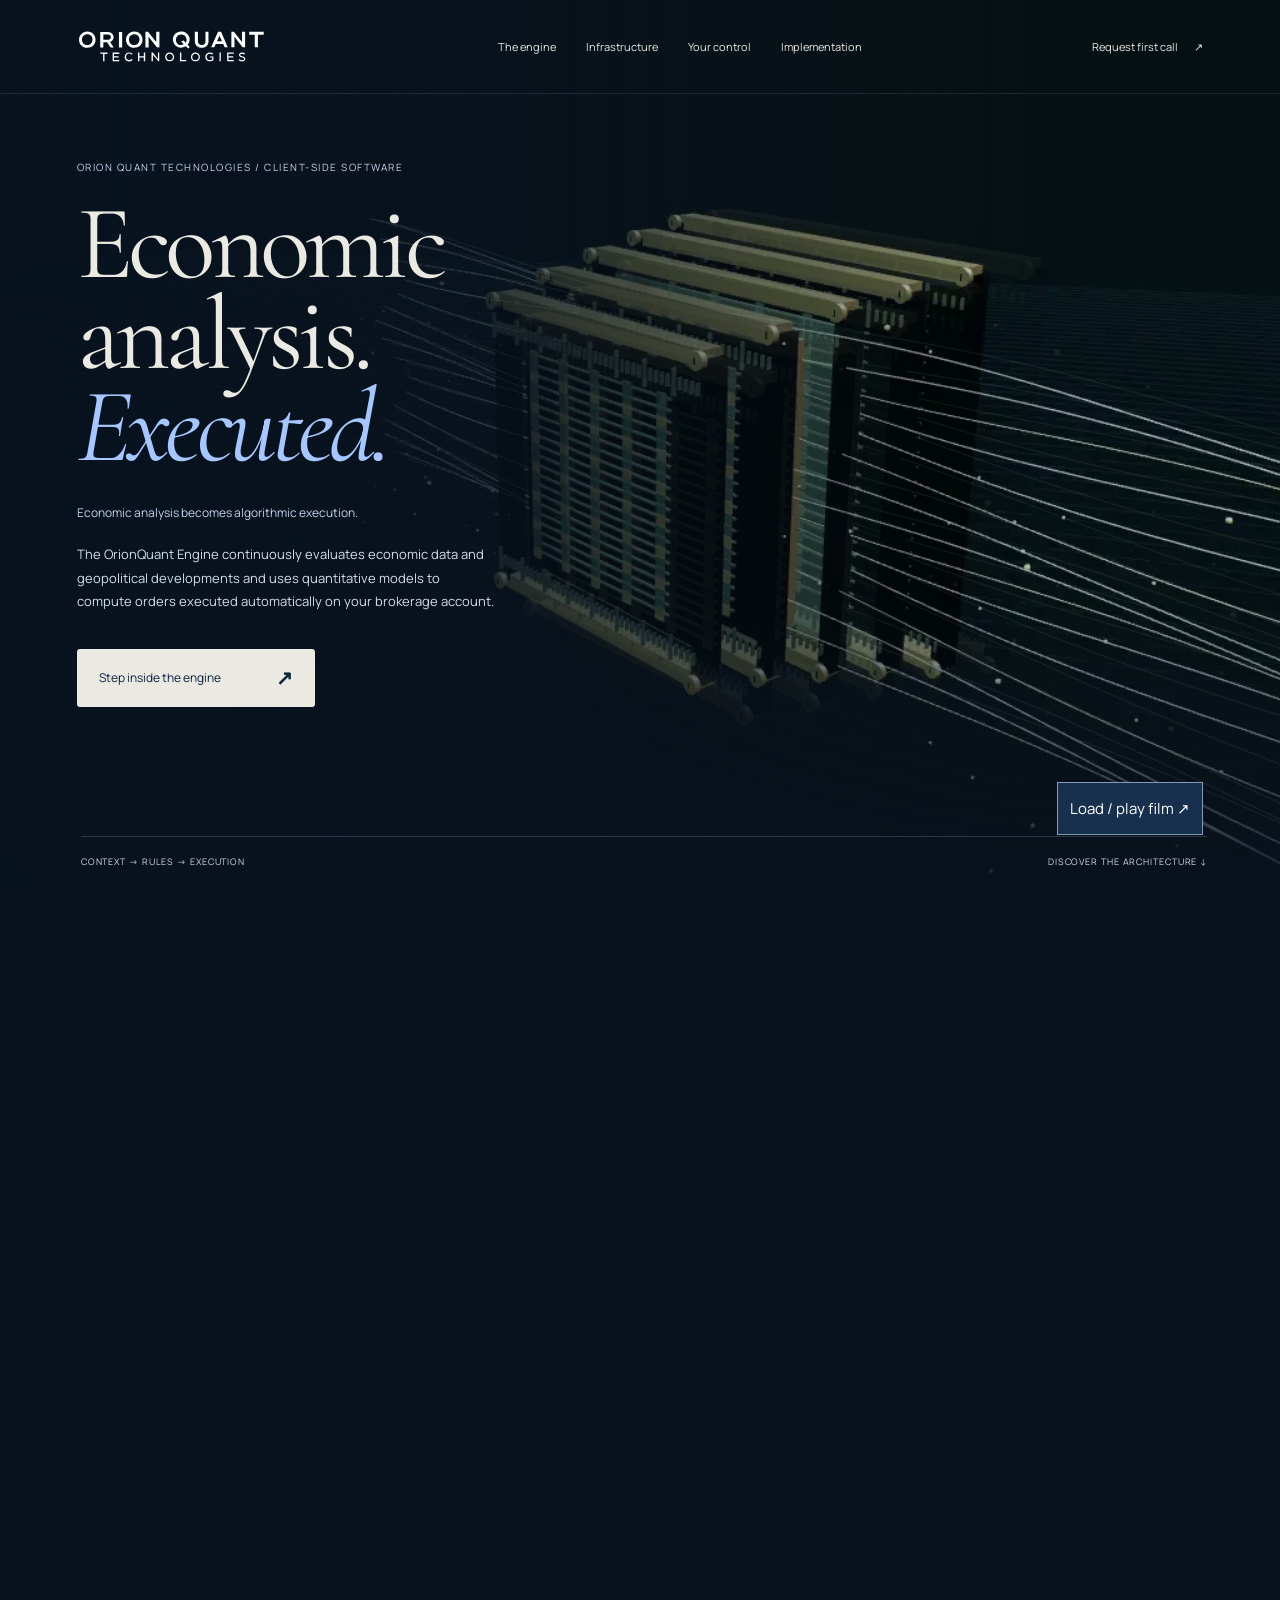
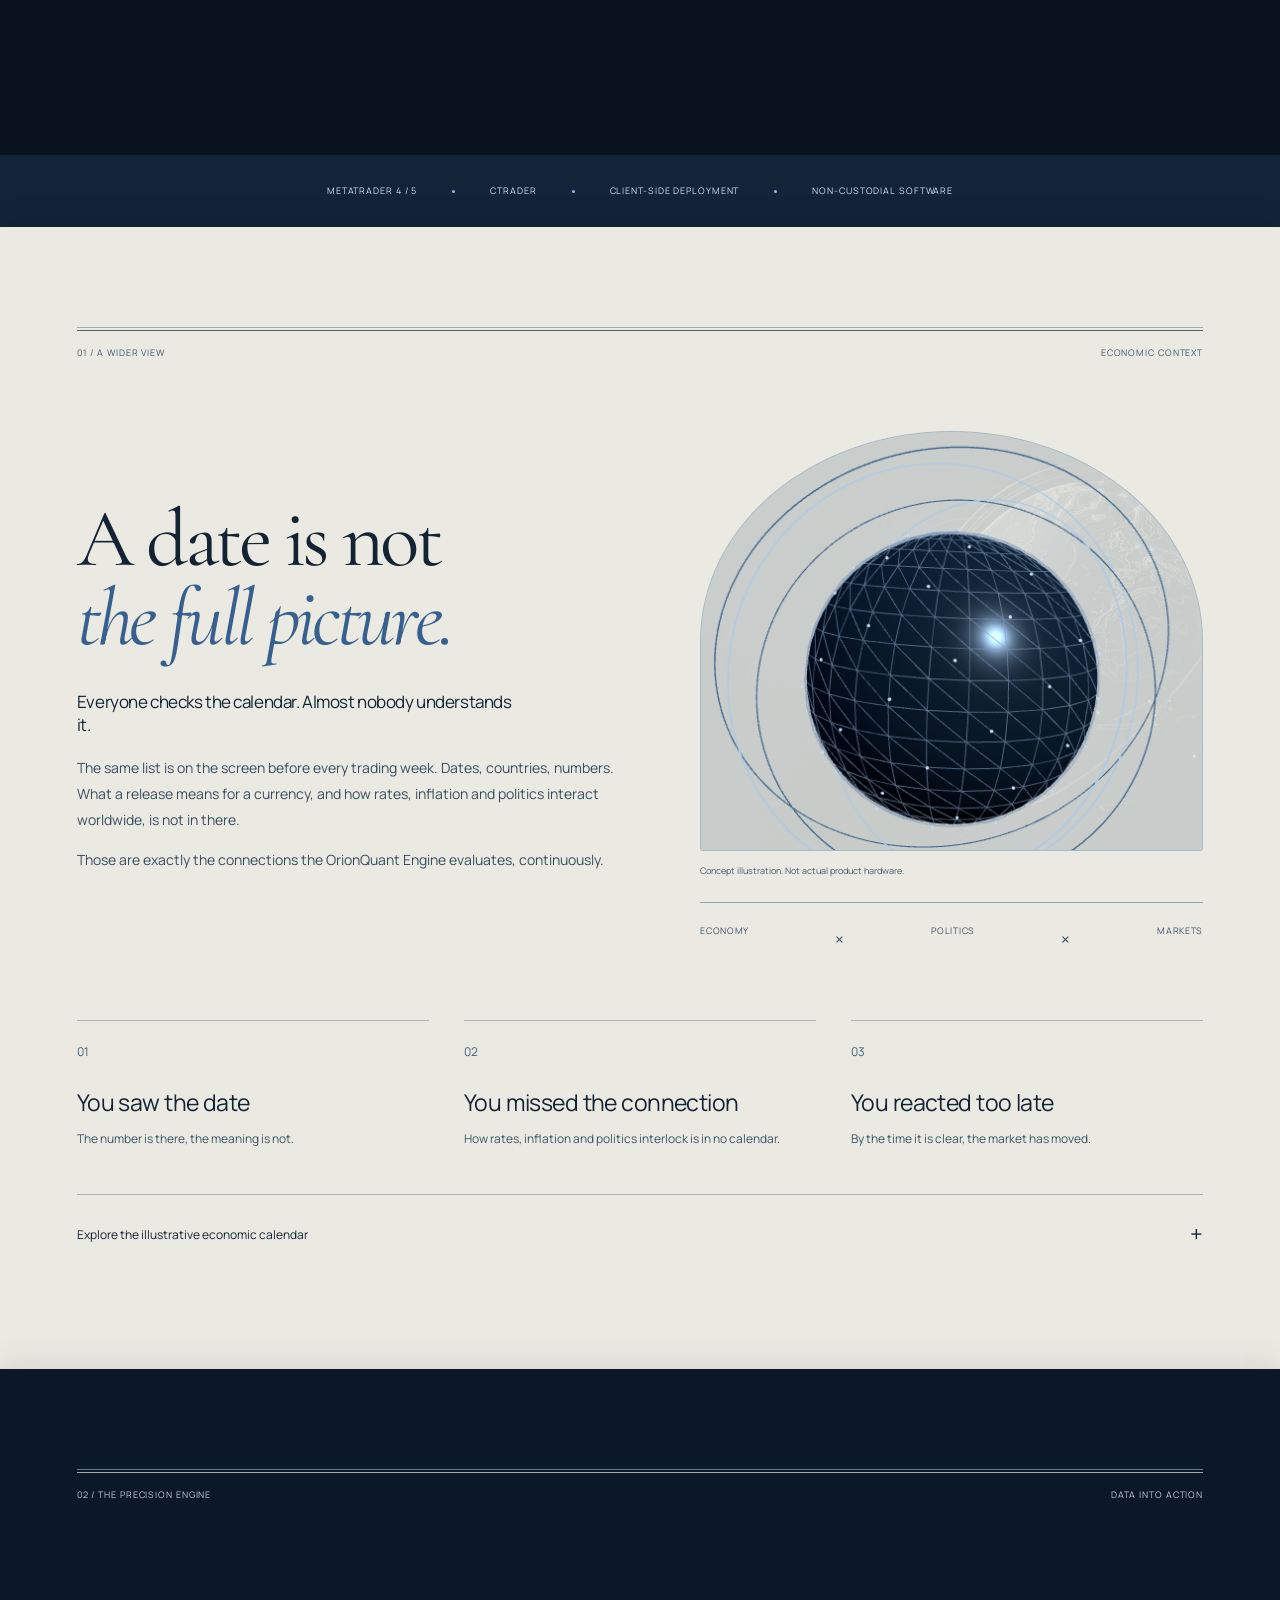
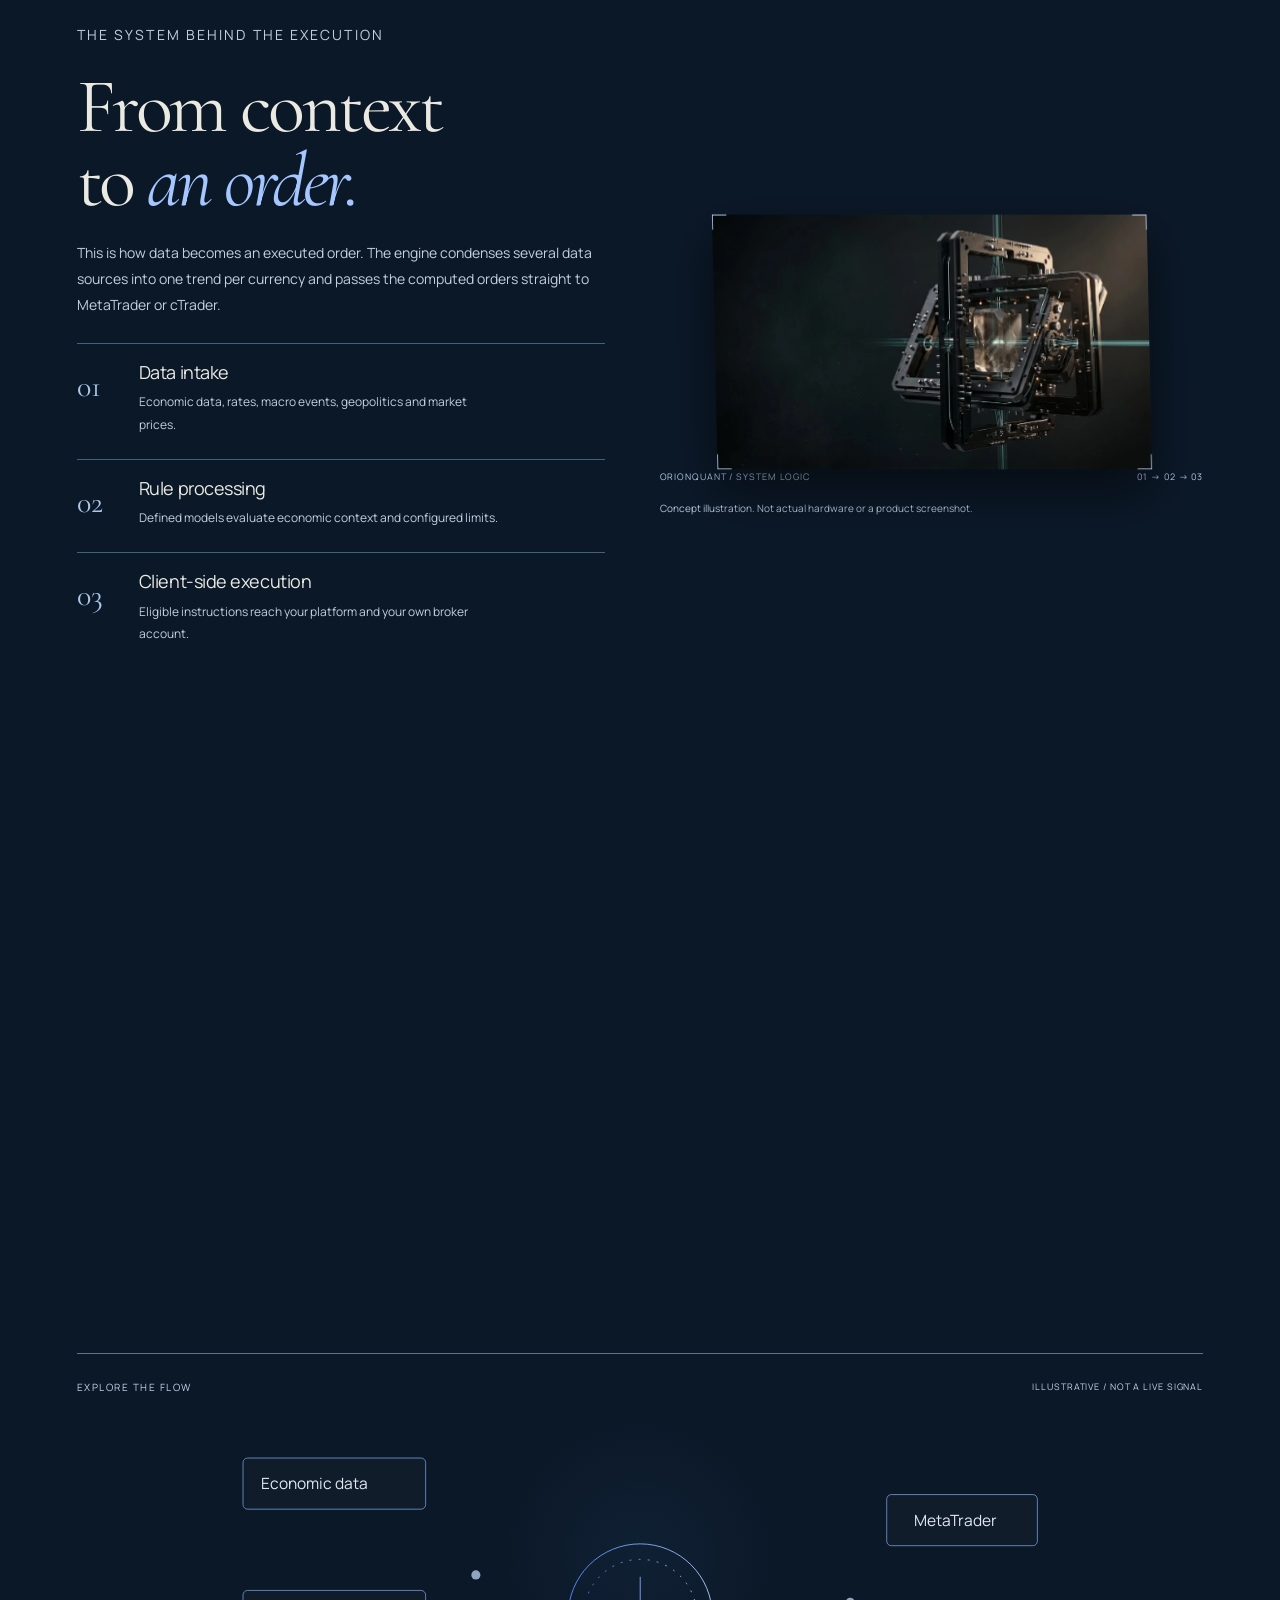
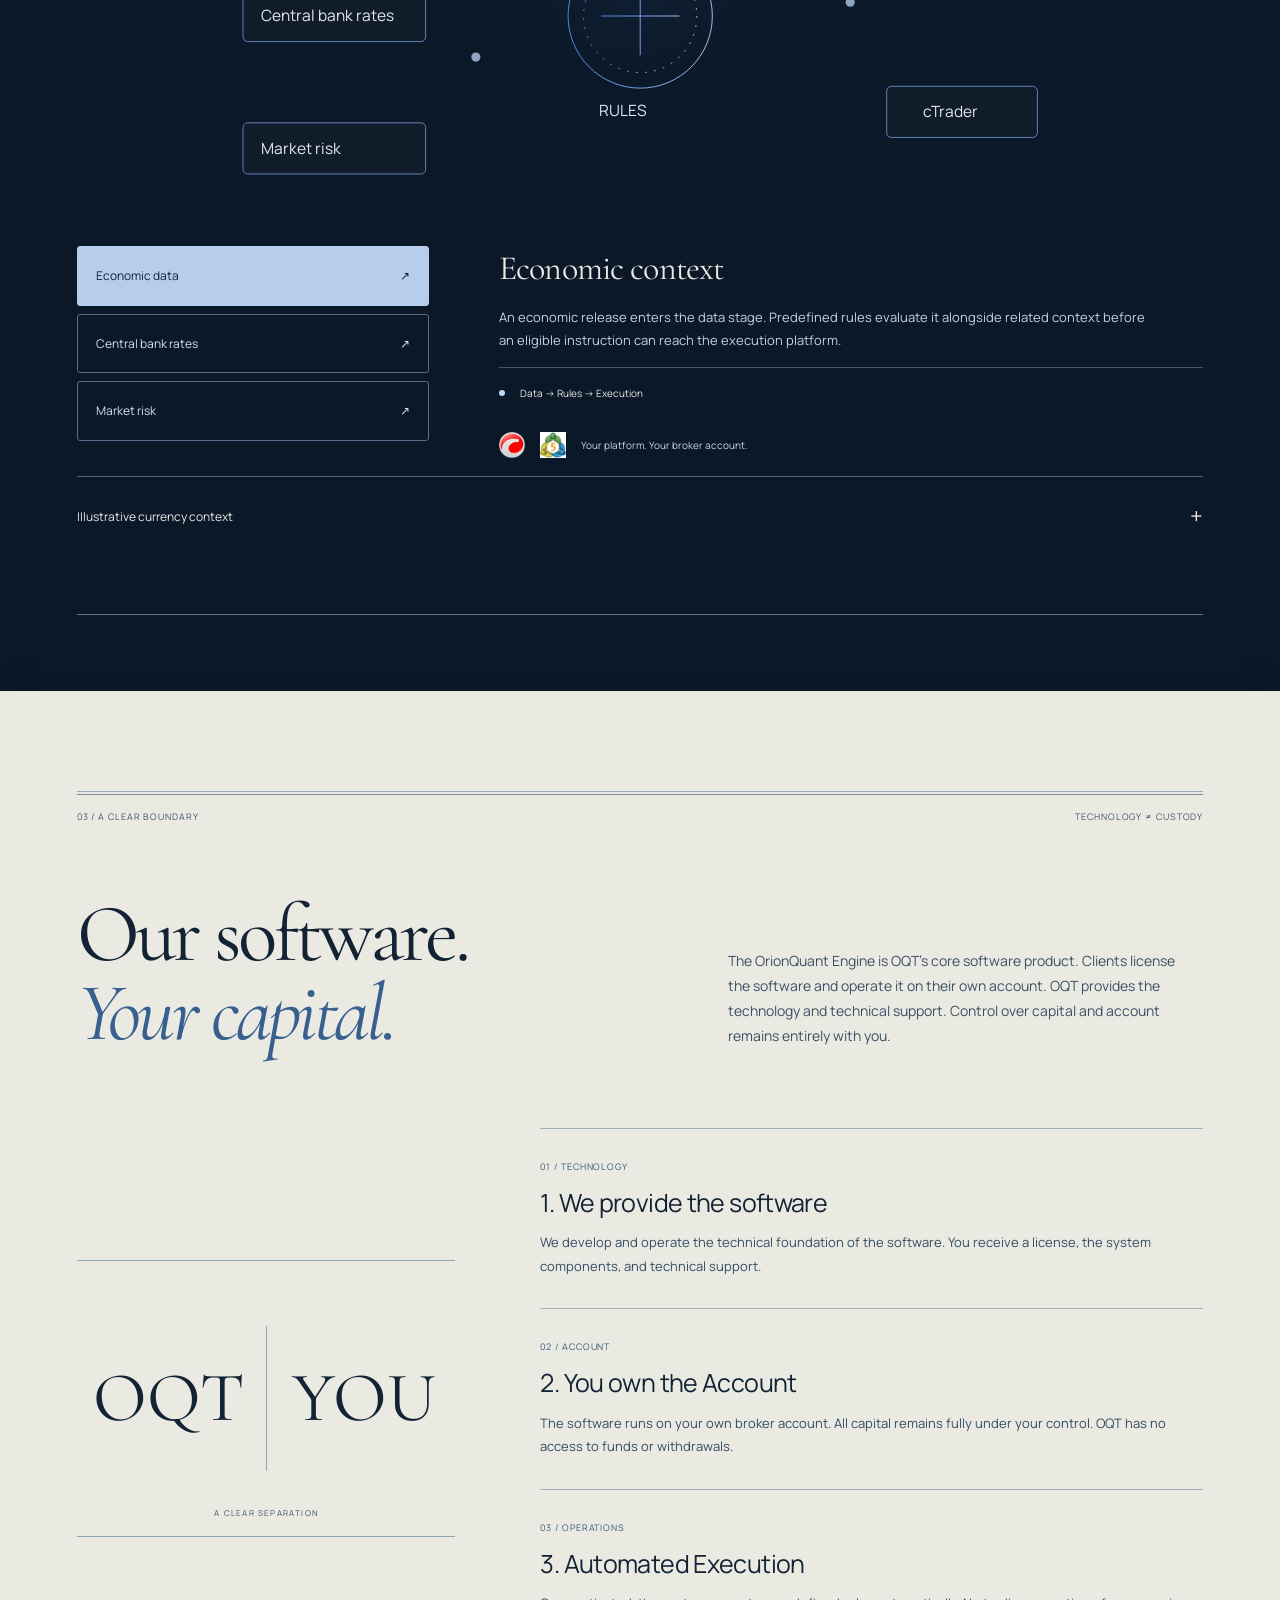
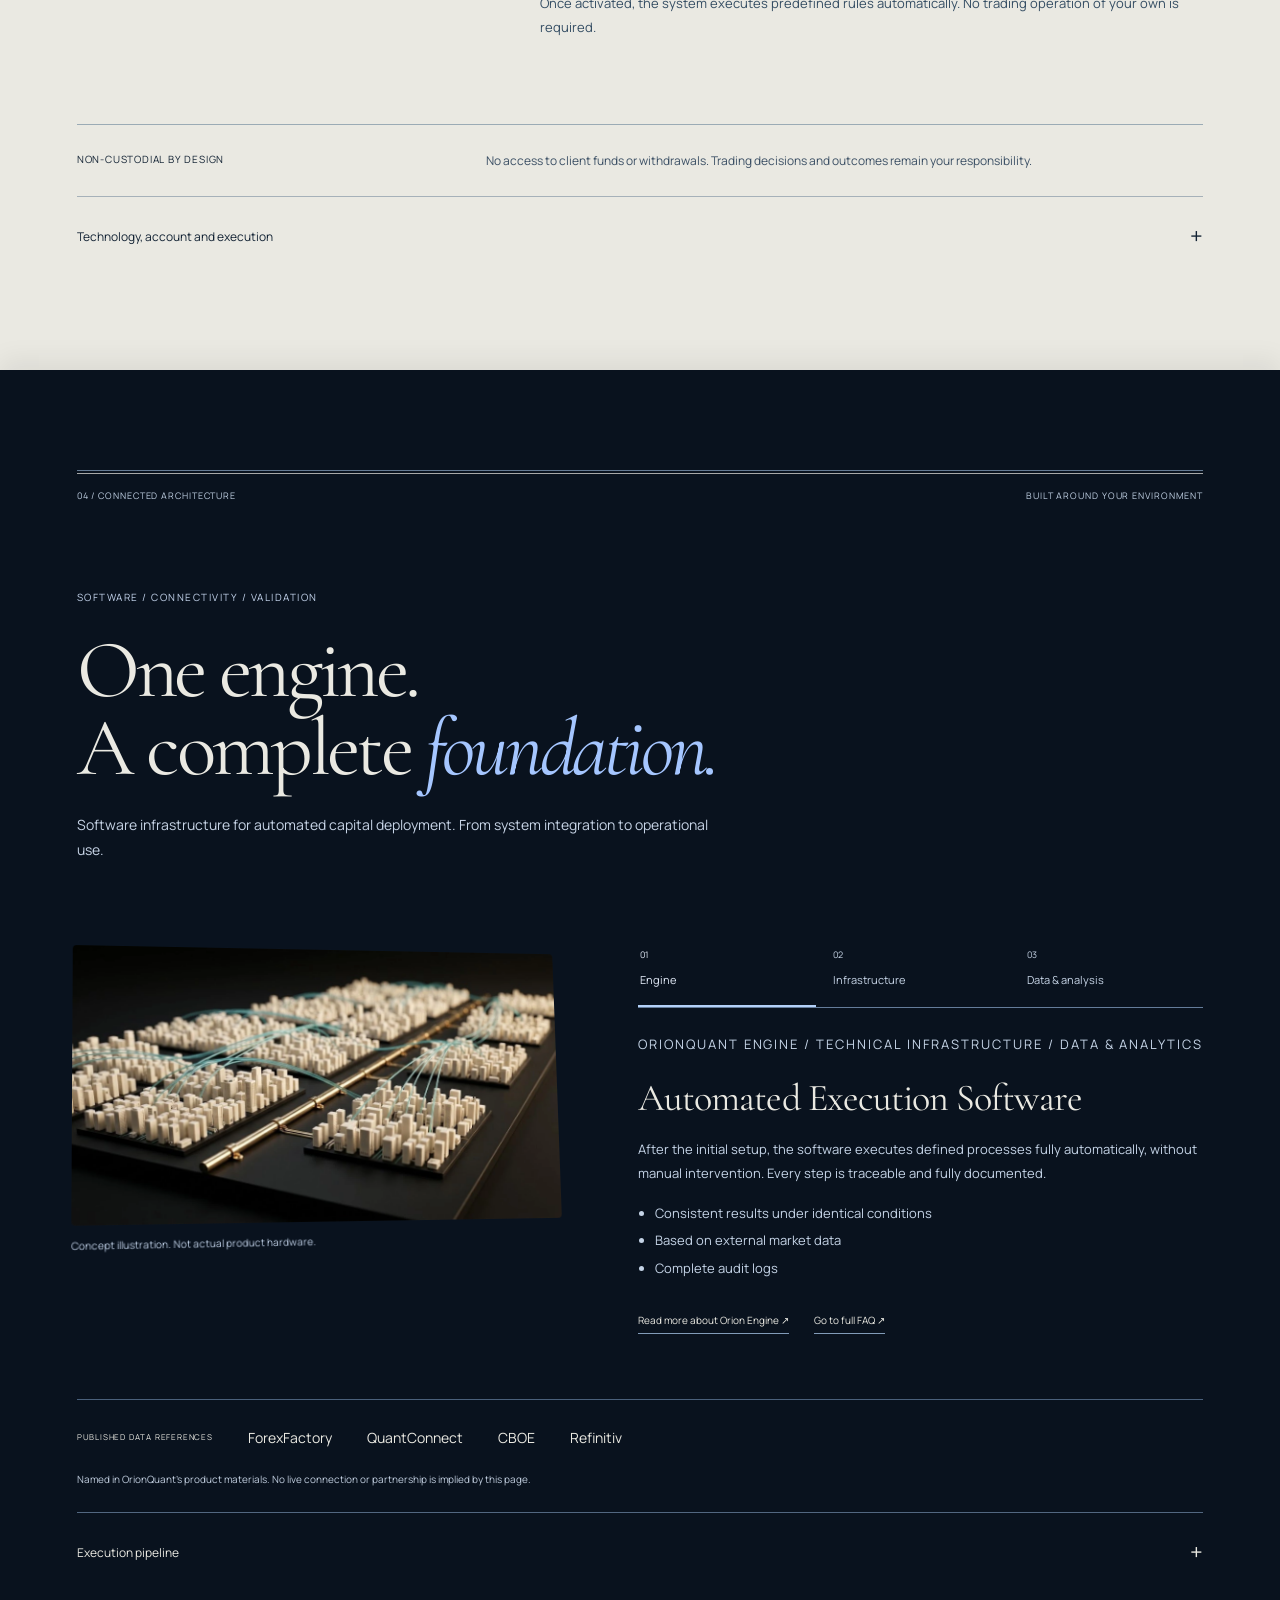
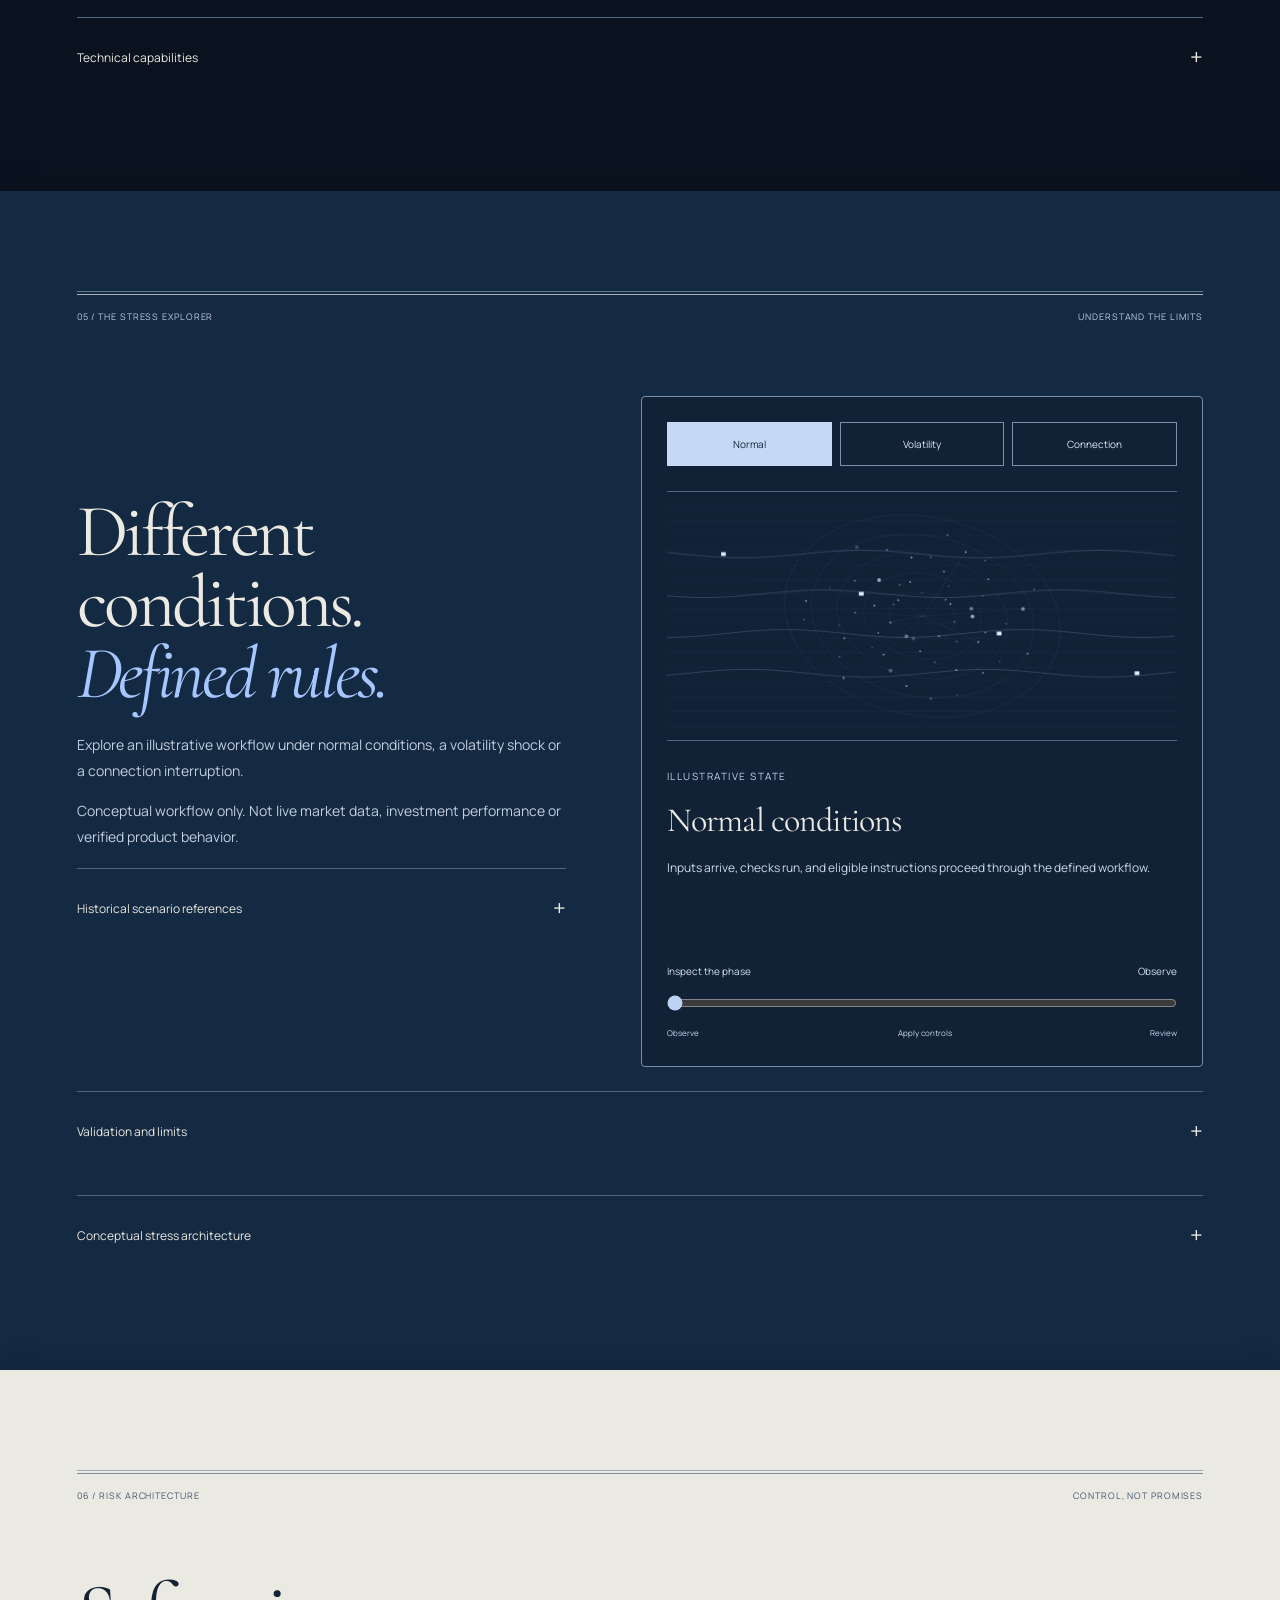
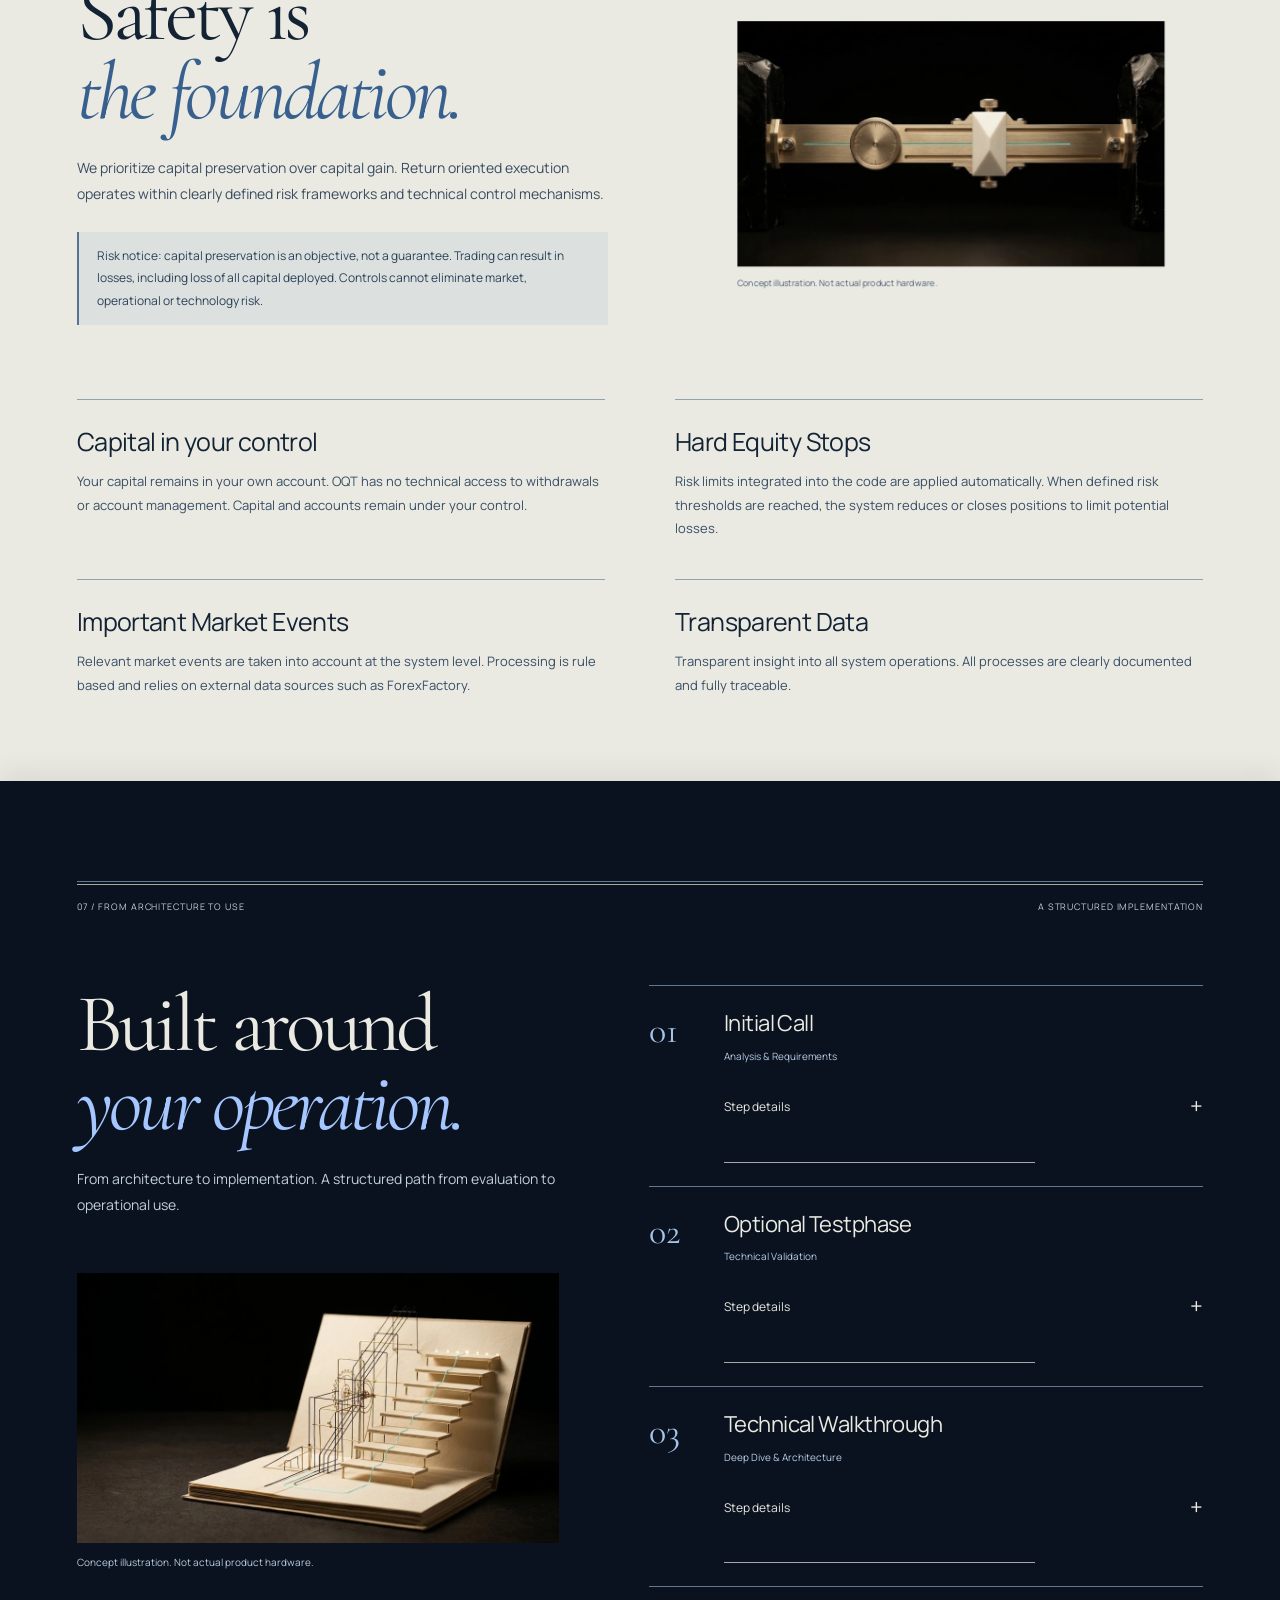
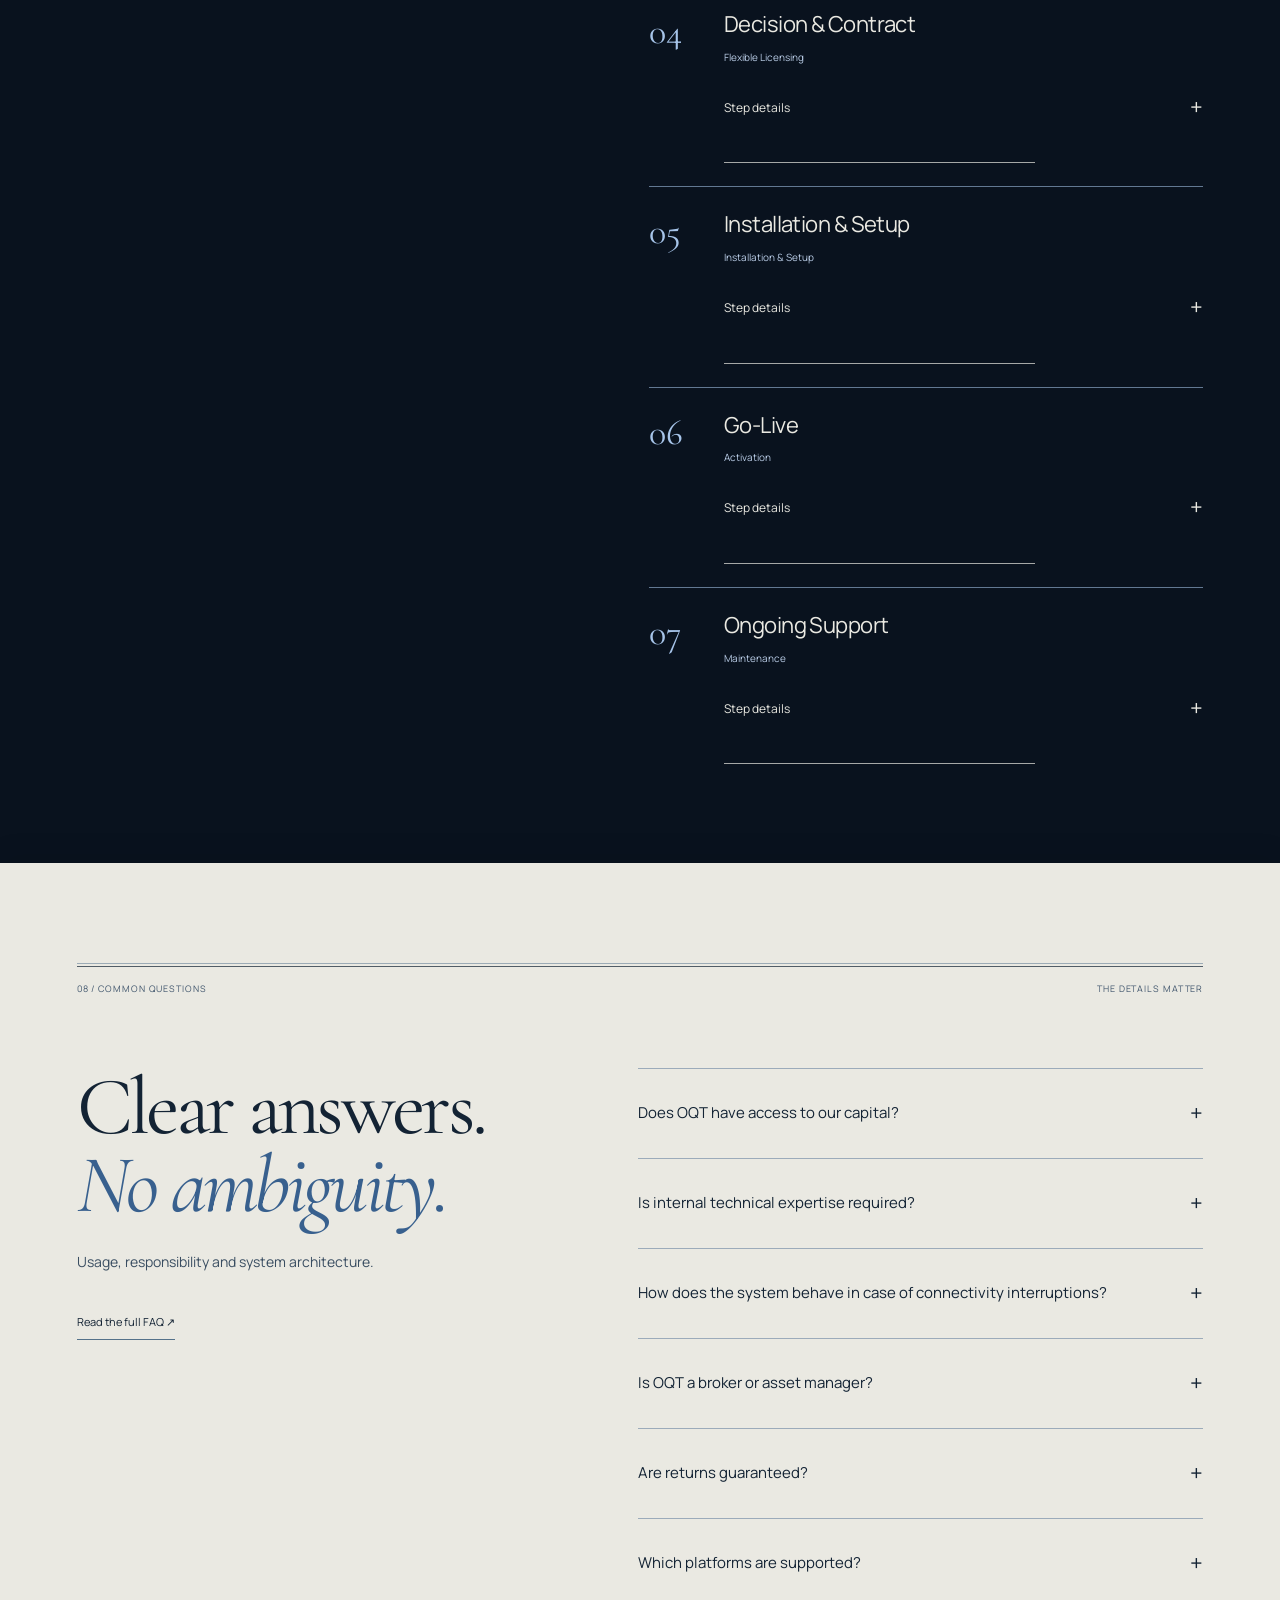
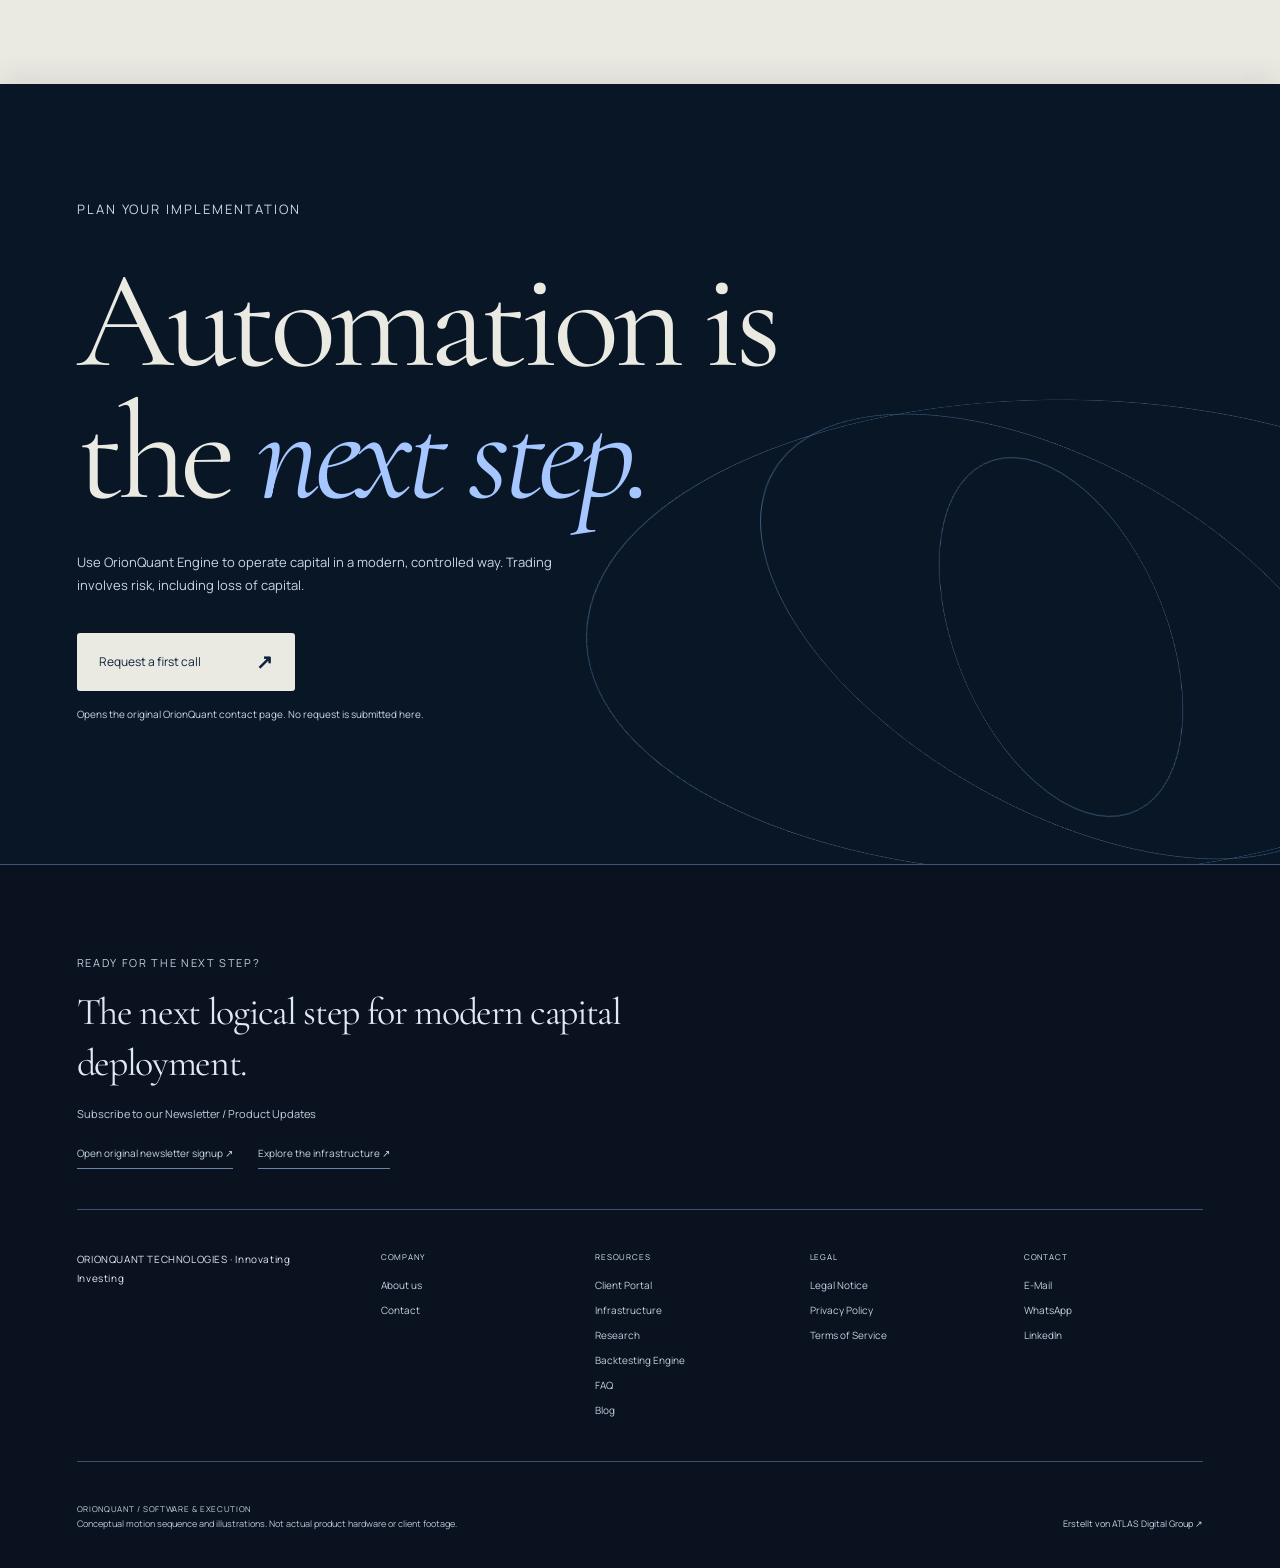
<file: art-v7/index.html>
<!DOCTYPE html>

<html lang="en"><head><meta charset="utf-8"/><meta content="width=device-width,initial-scale=1" name="viewport"/><meta content="noindex,nofollow" name="robots"/><title>OrionQuant | Precision in motion</title><meta content="Economic context. Rule-based execution. Capital in your control." name="description"/><link href="v7-design.css?v=art-v7-20261009" rel="stylesheet"/></head><body>
<a class="skip-link" href="#context">Skip to content</a><header class="top"><a class="wordmark" href="#home"><img alt="Orion Quant Technologies" height="39" src="../3-orion-logo-original.svg" width="220"/></a><nav aria-label="Main"><a href="#engine">The engine</a><a href="#services">Infrastructure</a><a href="#risk">Your control</a><a href="#process">Implementation</a></nav><a class="contact" href="https://www.orionquant.com/contact-us/">Request first call <span>↗</span></a><button aria-controls="phone-nav" aria-expanded="false" class="menu-toggle">Menu <span>+</span></button></header><nav aria-label="Mobile" hidden="" id="phone-nav"><a href="#engine">The engine</a><a href="#services">Infrastructure</a><a href="#risk">Your control</a><a href="#process">Implementation</a><a href="https://www.orionquant.com/contact-us/">Request first call ↗</a></nav>
<main><section class="hero" id="home"><div class="film-stage"><video aria-label="Conceptual precision-engine CGI" autoplay="" loop="" muted="" playsinline="" poster="assets/13-v7-poster-desktop.webp" preload="metadata"><source media="(max-width:650px)" src="assets/12-v7-hero-phone.mp4" type="video/mp4"/><source src="assets/11-v7-hero-desktop.mp4" type="video/mp4"/></video><div class="hero-shade"></div></div><canvas aria-hidden="true" id="hero-glass"></canvas><div class="hero-content"><p class="eyebrow">ORION QUANT TECHNOLOGIES / CLIENT-SIDE SOFTWARE</p><h1>Economic<br/>analysis.<br/><em>Executed.</em></h1><p class="hero-original-line">Economic analysis becomes algorithmic execution.</p><p class="lead">The OrionQuant Engine continuously evaluates economic data and geopolitical developments and uses quantitative models to compute orders executed automatically on your brokerage account.</p><a class="button" href="#engine">Step inside the engine <span>↗</span></a></div><button class="film-start" hidden="" type="button">Play film ↗</button><div class="hero-foot"><span>CONTEXT → RULES → EXECUTION</span><span>DISCOVER THE ARCHITECTURE ↓</span></div></section>
<div aria-label="Supported platforms and operating model" class="platform-band"><span>METATRADER 4 / 5</span><i></i><span>CTRADER</span><i></i><span>CLIENT-SIDE DEPLOYMENT</span><i></i><span>NON-CUSTODIAL SOFTWARE</span></div>
<section class="context section light" id="context"><div class="chapter-head"><span>01 / A WIDER VIEW</span><span>ECONOMIC CONTEXT</span></div><div class="context-layout"><div class="section-head"><h2>A date is not<br/><em>the full picture.</em></h2><h3>Everyone checks the calendar. Almost nobody understands it.</h3><p>The same list is on the screen before every trading week. Dates, countries, numbers. What a release means for a currency, and how rates, inflation and politics interact worldwide, is not in there.</p><p>Those are exactly the connections the OrionQuant Engine evaluates, continuously.</p></div><div class="context-instrument"><figure class="context-art"><img alt="Concept illustration of connected global economic context" class="context-underlay" height="572" loading="lazy" src="assets/10-v6-world.webp" width="1024"/><canvas aria-hidden="true" id="context-globe"></canvas></figure><figcaption class="context-caption">Concept illustration. Not actual product hardware.</figcaption><div class="coordinate-row"><span>ECONOMY</span><b>×</b><span>POLITICS</span><b>×</b><span>MARKETS</span></div></div></div><div class="context-points"><article><span>01</span><h3>You saw the date</h3><p>The number is there, the meaning is not.</p></article><article><span>02</span><h3>You missed the connection</h3><p>How rates, inflation and politics interlock is in no calendar.</p></article><article><span>03</span><h3>You reacted too late</h3><p>By the time it is clear, the market has moved.</p></article></div><details class="v6-details calendar-detail"><summary>Explore the illustrative economic calendar</summary><div class="calendar-sheet"><div class="calendar-top"><span>ECONOMIC CALENDAR</span><span>ILLUSTRATIVE / NOT LIVE</span></div><div aria-label="Original illustrative economic calendar" class="calendar-window" tabindex="0"><div class="calendar-row"><b>13:30</b><i>USD</i><span>Core Durable Goods Orders</span></div><div class="calendar-row"><b>14:00</b><i>EUR</i><span>German ifo Business Climate</span></div><div class="calendar-row"><b>15:00</b><i>USD</i><span>Consumer Sentiment</span></div><div class="calendar-row"><b>16:05</b><i>USD</i><span>FOMC Member Speaks</span></div><div class="calendar-row"><b>17:00</b><i>JPY</i><span>Tokyo Core CPI</span></div><div class="calendar-row"><b>18:30</b><i>EUR</i><span>ECB President Speaks</span></div><div class="calendar-row"><b>21:00</b><i>AUD</i><span>Retail Sales</span></div><div class="calendar-row"><b>22:15</b><i>CNY</i><span>Manufacturing PMI</span></div><div class="calendar-row"><b>23:00</b><i>GBP</i><span>Bank Holiday</span></div><div class="calendar-row"><b>09:30</b><i>GBP</i><span>Mortgage Approvals</span></div><div class="calendar-row"><b>11:00</b><i>EUR</i><span>Core CPI Flash Estimate</span></div><div class="calendar-row"><b>14:15</b><i>USD</i><span>ADP Employment Change</span></div><div class="calendar-row"><b>14:30</b><i>USD</i><span>Prelim GDP q/q</span></div><div class="calendar-week">KW 36</div><div class="calendar-row"><b>09:00</b><i>CHF</i><span>Foreign Currency Reserves</span></div><div class="calendar-row"><b>14:30</b><i>USD</i><span>Unemployment Claims</span></div><div class="calendar-row"><b>14:30</b><i>CAD</i><span>Employment Change</span></div><div class="calendar-row"><b>15:45</b><i>CAD</i><span>Ivey PMI</span></div><div class="calendar-row"><b>16:00</b><i>CNY</i><span>CPI y/y</span></div><div class="calendar-row"><b>08:00</b><i>GBP</i><span>GDP m/m</span></div><div class="calendar-row"><b>11:00</b><i>EUR</i><span>ZEW Economic Sentiment</span></div><div class="calendar-row"><b>14:15</b><i>EUR</i><span>Main Refinancing Rate</span></div><div class="calendar-row"><b>14:30</b><i>AUD</i><span>Unemployment Rate</span></div><div class="calendar-row"><b>03:30</b><i>AUD</i><span>Goods Trade Balance</span></div><div class="calendar-row"><b>07:55</b><i>CAD</i><span>BOC Gov Speaks</span></div><div class="calendar-row"><b>06:41</b><i>CNY</i><span>New Loans</span></div><div class="calendar-row"><b>14:30</b><i>USD</i><span>Core Retail Sales</span></div><div class="calendar-week">KW 37</div><div class="calendar-row"><b>03:30</b><i>AUD</i><span>NAB Business Confidence</span></div><div class="calendar-row"><b>08:00</b><i>GBP</i><span>Claimant Count Change</span></div><div class="calendar-row"><b>08:00</b><i>GBP</i><span>Average Earnings Index</span></div><div class="calendar-row"><b>14:30</b><i>USD</i><span>Core CPI y/y?</span></div><div class="calendar-row"><b>14:30</b><i>USD</i><span>CPI m/m</span></div><div class="calendar-row"><b>11:00</b><i>EUR</i><span>Industrial Production</span></div><div class="calendar-row"><b>14:15</b><i>EUR</i><span>Monetary Policy Statement</span></div><div class="calendar-row"><b>16:00</b><i>USD</i><span>Crude Oil Inventories</span></div><div class="calendar-row"><b>23:50</b><i>JPY</i><span>Core Machinery Orders</span></div><div class="calendar-row"><b>10:00</b><i>EUR</i><span>Trade Balance</span></div><div class="calendar-row"><b>13:00</b><i>GBP</i><span>Official Bank Rate</span></div><div class="calendar-row"><b>14:30</b><i>USD</i><span>Retail Sales m/m</span></div><div class="calendar-row"><b>15:15</b><i>USD</i><span>Industrial Production</span></div><div class="calendar-row"><b>16:00</b><i>USD</i><span>Consumer Sentiment</span></div><div class="calendar-row"><b>22:30</b><i>NZD</i><span>Business NZ Manufacturing</span></div></div><div class="calendar-bottom"><span>INPUTS</span><strong>One event. A wider economic context.</strong></div></div></details></section>
<section class="engine section" id="engine"><div class="chapter-head"><span>02 / THE PRECISION ENGINE</span><span>DATA INTO ACTION</span></div><div class="engine-story"><div class="engine-copy section-head"><p class="eyebrow">THE SYSTEM BEHIND THE EXECUTION</p><h2>From context<br/>to <em>an order.</em></h2><p>This is how data becomes an executed order. The engine condenses several data sources into one trend per currency and passes the computed orders straight to MetaTrader or cTrader.</p><div class="engine-stages"><article><span>01</span><div><h3>Data intake</h3><p>Economic data, rates, macro events, geopolitics and market prices.</p></div></article><article><span>02</span><div><h3>Rule processing</h3><p>Defined models evaluate economic context and configured limits.</p></div></article><article><span>03</span><div><h3>Client-side execution</h3><p>Eligible instructions reach your platform and your own broker account.</p></div></article></div></div><div class="engine-portrait"><div class="engine-frame"><img alt="Concept illustration of a precision information-processing engine" height="572" loading="lazy" src="assets/5-v6-engine.webp" width="1024"/><span class="frame-corner a"></span><span class="frame-corner b"></span><span class="frame-corner c"></span><span class="frame-corner d"></span></div><div class="instrument-caption"><span>ORIONQUANT / SYSTEM LOGIC</span><span>01 → 02 → 03</span></div><p class="fine">Concept illustration. Not actual hardware or a product screenshot.</p></div></div><div class="flow-lab"><div class="lab-title"><span class="eyebrow">EXPLORE THE FLOW</span><span>ILLUSTRATIVE / NOT A LIVE SIGNAL</span></div><svg aria-label="Illustrative path from economic context through rule processing to client-side execution" class="signal-architecture" role="img" viewbox="0 0 900 460"><defs><lineargradient id="flow"><stop stop-color="#578cff"></stop><stop offset="1" stop-color="#b3d0ff"></stop></lineargradient></defs><g fill="none" stroke="#506077" stroke-width="1"><path class="flow-path" d="M40 85H220Q270 85 270 135V185Q270 230 330 230H370"></path><path class="flow-path" d="M40 230H370"></path><path class="flow-path" d="M40 375H220Q270 375 270 325V275Q270 230 330 230H370"></path><path class="flow-path" d="M530 230H660Q700 230 700 185V125H860"></path><path class="flow-path" d="M530 230H660Q700 230 700 275V335H860"></path></g><g class="core-orbit" fill="none" stroke="url(#flow)"><circle cx="450" cy="230" r="79"></circle><circle cx="450" cy="230" r="62" stroke-dasharray="2 8"></circle><path d="M407 230h86M450 187v86"></path></g><g fill="#8fa4c0"><circle class="data-pulse" cx="270" cy="185" r="5"></circle><circle class="data-pulse" cx="270" cy="275" r="5"></circle><circle class="data-pulse" cx="680" cy="215" r="5"></circle></g><g class="flow-badge" fill="#111c2a" stroke="#688bc3"><rect height="56" rx="5" width="200" x="15" y="57"></rect><rect height="56" rx="5" width="200" x="15" y="202"></rect><rect height="56" rx="5" width="200" x="15" y="347"></rect><rect height="56" rx="5" width="165" x="720" y="97"></rect><rect height="56" rx="5" width="165" x="720" y="307"></rect></g><g fill="#e1e8f3" font-family="Manrope,Arial" font-size="17"><text x="35" y="91">Economic data</text><text x="35" y="236">Central bank rates</text><text x="35" y="381">Market risk</text><text x="750" y="131">MetaTrader</text><text x="760" y="341">cTrader</text><text x="405" y="340">RULES</text></g></svg><div class="engine-lab"><div aria-label="Data inputs" class="input-list" role="group"><button aria-pressed="true" data-input="macro">Economic data <b>↗</b></button><button aria-pressed="false" data-input="rates">Central bank rates <b>↗</b></button><button aria-pressed="false" data-input="risk">Market risk <b>↗</b></button></div><div class="engine-output"><h3 id="input-title">Economic context</h3><p id="input-detail">An economic release enters the data stage. Predefined rules evaluate it alongside related context before an eligible instruction can reach the execution platform.</p><div class="output-stage"><i></i><span>Data → Rules → Execution</span></div><div class="platform-target"><img alt="cTrader" height="600" loading="lazy" src="../2-ctrader-original.webp" width="600"/><img alt="MetaTrader 5" height="230" loading="lazy" src="../4-metatrader-original.png" width="230"/><span>Your platform. Your broker account.</span></div></div></div><details><summary>Illustrative currency context</summary><div class="currency-context"><span>ILLUSTRATIVE CURRENCY CONTEXT</span><div><b>EUR</b><i class="positive">Strong</i><em></em></div><div><b>USD</b><i>Neutral</i><em></em></div><div><b>GBP</b><i>Weak</i><em></em></div><small>Example only. No recommendation or live signal.</small></div></details></div></section>
<section class="control section light" id="control"><div class="chapter-head"><span>03 / A CLEAR BOUNDARY</span><span>TECHNOLOGY ≠ CUSTODY</span></div><div class="control-heading"><h2>Our software.<br/><em>Your capital.</em></h2><p>The OrionQuant Engine is OQT's core software product. Clients license the software and operate it on their own account. OQT provides the technology and technical support. Control over capital and account remains entirely with you.</p></div><div class="ownership-layout"><div aria-hidden="true" class="ownership-glyph"><span>OQT</span><i></i><span>YOU</span><div class="ownership-boundary">A CLEAR SEPARATION</div></div><div class="control-grid"><article><span>01 / TECHNOLOGY</span><h3>1. We provide the software</h3><details class="v6-details mobile-disclosure"><summary>Read more</summary><p>We develop and operate the technical foundation of the software. You receive a license, the system components, and technical support.</p></details></article><article><span>02 / ACCOUNT</span><h3>2. You own the Account</h3><details class="v6-details mobile-disclosure"><summary>Read more</summary><p>The software runs on your own broker account. All capital remains fully under your control. OQT has no access to funds or withdrawals.</p></details></article><article><span>03 / OPERATIONS</span><h3>3. Automated Execution</h3><details class="v6-details mobile-disclosure"><summary>Read more</summary><p>Once activated, the system executes predefined rules automatically. No trading operation of your own is required.</p></details></article></div></div><div class="control-note"><span>NON-CUSTODIAL BY DESIGN</span><p>No access to client funds or withdrawals. Trading decisions and outcomes remain your responsibility.</p></div><details><summary>Technology, account and execution</summary><figure class="control-concept"><img alt="Software, account and execution conceptual illustration" height="572" loading="lazy" src="assets/4-v6-control.webp" width="1024"/><figcaption>Concept illustration. Not product hardware.</figcaption></figure></details></section>
<section class="infrastructure section" id="services"><div class="chapter-head"><span>04 / CONNECTED ARCHITECTURE</span><span>BUILT AROUND YOUR ENVIRONMENT</span></div><div class="services-heading"><p class="eyebrow">SOFTWARE / CONNECTIVITY / VALIDATION</p><h2>One engine.<br/>A complete <em>foundation.</em></h2><p>Software infrastructure for automated capital deployment. From system integration to operational use.</p></div><div class="services-layout"><figure class="infrastructure-art"><img alt="Concept illustration of connected technical infrastructure" height="572" loading="lazy" src="assets/6-v6-infrastructure.webp" width="1024"/><figcaption>Concept illustration. Not actual product hardware.</figcaption></figure><div class="service-stage"><div aria-label="Software services" class="service-switch" role="tablist"><button aria-controls="service-engine" aria-selected="true" data-service="service-engine" role="tab">01 <span>Engine</span></button><button aria-controls="service-infrastructure" aria-selected="false" data-service="service-infrastructure" role="tab">02 <span>Infrastructure</span></button><button aria-controls="service-data" aria-selected="false" data-service="service-data" role="tab">03 <span>Data &amp; analysis</span></button></div><div class="service-panel" id="service-engine" role="tabpanel"><p class="eyebrow">OrionQuant Engine / Technical Infrastructure / Data &amp; Analytics</p><h3>Automated Execution Software</h3><p>After the initial setup, the software executes defined processes fully automatically, without manual intervention. Every step is traceable and fully documented.</p><ul><li>Consistent results under identical conditions</li><li>Based on external market data</li><li>Complete audit logs</li></ul><div class="source-links"><a href="https://www.orionquant.com/infrastructure/">Read more about Orion Engine ↗</a><a href="https://www.orionquant.com/faq/">Go to full FAQ ↗</a></div></div><article class="service-panel" hidden="" id="service-infrastructure" role="tabpanel"><p class="eyebrow">TECHNICAL INFRASTRUCTURE / MANAGED HOSTING</p><h3>Technical Implementation</h3><p>OQT supports the technical onboarding and the initial system setup.</p><ul><li>Robust system architecture</li><li>Connectivity via established broker interfaces</li></ul></article><article class="service-panel" hidden="" id="service-data" role="tabpanel"><p class="eyebrow">DATA &amp; ANALYTICS / DATA DRIVEN INSIGHTS</p><h3>Data &amp; Analysis Frameworks</h3><p>Strategies are technically evaluated using historical data and defined test scenarios. Backtesting and analysis serve a structured assessment prior to productive use.</p><ul><li>Evaluation across long time periods</li><li>Simulation under different market phases</li><li>Traceable result reports</li></ul><details class="v6-details"><summary>Original illustrative backtest labels</summary><div class="source-backtest"><span>ORIGINAL ILLUSTRATIVE BACKTEST / NOT LIVE</span><strong>EURGBP <i>M30</i></strong><div>Signal type <b>LONG</b></div><div>Data source <b>Tick Data M1</b></div><div>Progress <b>82.1%</b></div><small>Source UI labels: Indicators / UTC+0 / Signal detected. No trading recommendation or verified performance.</small></div></details></article></div></div><div class="source-strip"><span>PUBLISHED DATA REFERENCES</span><b>ForexFactory</b><b>QuantConnect</b><b>CBOE</b><b>Refinitiv</b><p>Named in OrionQuant's product materials. No live connection or partnership is implied by this page.</p></div><details><summary>Execution pipeline</summary><div class="pipeline"><article><span>01</span><h3>Data intake</h3><details class="v6-details mobile-disclosure"><summary>Read more</summary><p>Economic releases, rates and market prices enter the workflow.</p></details></article><article><span>02</span><h3>Rule processing</h3><details class="v6-details mobile-disclosure"><summary>Read more</summary><p>Predefined parameters determine how the inputs are processed.</p></details></article><article><span>03</span><h3>Platform connection</h3><details class="v6-details mobile-disclosure"><summary>Read more</summary><p>MetaTrader 4/5 or cTrader connects the software to your broker account.</p></details></article><article><span>04</span><h3>Operations</h3><details class="v6-details mobile-disclosure"><summary>Read more</summary><p>You supervise the deployment. Software support follows the agreed scope.</p></details></article></div></details><details><summary>Technical capabilities</summary><div class="capability-strip"><article><span>01</span><h3>Transparent Data</h3><p>Transparent insight into all system operations. All processes are clearly documented and fully traceable.</p></article><article><span>02</span><h3>Algorithmic Discipline</h3><p>Execution follows clearly defined rules and models. Manual or emotional intervention is systemically excluded.</p></article><article><span>03</span><h3>Defensive Risk Control</h3><p>Technical controls are defined during configuration. They do not guarantee availability or prevent trading losses.</p></article><article><span>04</span><h3>Operational availability</h3><p>Technical controls are defined during configuration. They do not guarantee availability or prevent trading losses.</p></article></div></details></section>
<section class="stress section" id="stress"><div class="chapter-head"><span>05 / THE STRESS EXPLORER</span><span>UNDERSTAND THE LIMITS</span></div><div class="stress-grid"><div class="section-head"><h2>Different conditions.<br/><em>Defined rules.</em></h2><p>Explore an illustrative workflow under normal conditions, a volatility shock or a connection interruption.</p><p class="fine">Conceptual workflow only. Not live market data, investment performance or verified product behavior.</p><details><summary>Historical scenario references</summary><div class="history-rail"><div><span>2018</span><strong>US-China Trade War</strong></div><div><span>2019</span><strong>Brexit Market Chaos</strong></div><div><span>2020</span><strong>COVID-19 Global Crash</strong></div><div><span>FEB 2022</span><strong>Russia-Ukraine War &amp; Energy Crisis</strong></div><div><span>SEP 2022</span><strong>UK Mini-Budget Flash Crash</strong></div><div><span>2023–24</span><strong>Israel-Gaza Geopolitical Conflict</strong></div></div><p>Backtests and simulations do not predict future performance or remove trading risk.</p></details></div><div class="stress-lab"><div aria-label="Illustrative scenarios" class="scenario-tabs" role="group"><button aria-pressed="true" data-scenario="0">Normal</button><button aria-pressed="false" data-scenario="1">Volatility</button><button aria-pressed="false" data-scenario="2">Connection</button></div><div class="stress-visual"><canvas aria-label="Illustrative workflow state visualization" id="stress-field"></canvas><div aria-hidden="true" class="stress-nodes"><span>INPUT</span><i></i><span>CONTROL</span><i></i><span>EXECUTION</span></div></div><div class="stress-reading"><span class="eyebrow">ILLUSTRATIVE STATE</span><h3 id="scenario-title">Normal conditions</h3><p id="scenario-detail">Inputs arrive, checks run, and eligible instructions proceed through the defined workflow.</p></div><label class="phase-label" for="phase">Inspect the phase <span id="phase-name">Observe</span></label><input id="phase" max="100" min="0" type="range" value="0"/><div class="phase-markers"><span>Observe</span><span>Apply controls</span><span>Review</span></div></div></div><details><summary>Validation and limits</summary><div class="validation-note"><span>TECHNICAL VALIDATION</span><h3>Test the logic. Understand the limits.</h3><p>Historical scenarios and non-production testing can help assess system logic, configuration and recovery. Evaluation should include assumptions, data sources and the full test conditions. Backtests and simulations do not predict future performance or remove trading risk.</p></div></details><details><summary>Conceptual stress architecture</summary><figure class="stress-concept"><img alt="Concept illustration of risk-control architecture" height="572" loading="lazy" src="assets/9-v6-stress.webp" width="1024"/><figcaption>Concept illustration. Not product hardware.</figcaption></figure></details></section>
<section class="risk section light" id="risk"><div class="chapter-head"><span>06 / RISK ARCHITECTURE</span><span>CONTROL, NOT PROMISES</span></div><div class="risk-story"><div class="section-head"><h2>Safety is<br/><em>the foundation.</em></h2><p>We prioritize capital preservation over capital gain. Return oriented execution operates within clearly defined risk frameworks and technical control mechanisms.</p><p class="risk-disclosure">Risk notice: capital preservation is an objective, not a guarantee. Trading can result in losses, including loss of all capital deployed. Controls cannot eliminate market, operational or technology risk.</p></div><figure class="risk-art"><img alt="Concept illustration of a defined mechanical limit" height="572" loading="lazy" src="assets/8-v6-risk.webp" width="1024"/><figcaption>Concept illustration. Not actual product hardware.</figcaption></figure></div><div class="risk-grid"><article><h3>Capital in your control</h3><details class="v6-details mobile-disclosure"><summary>Read more</summary><p>Your capital remains in your own account. OQT has no technical access to withdrawals or account management. Capital and accounts remain under your control.</p></details></article><article><h3>Hard Equity Stops</h3><details class="v6-details mobile-disclosure"><summary>Read more</summary><p>Risk limits integrated into the code are applied automatically. When defined risk thresholds are reached, the system reduces or closes positions to limit potential losses.</p></details></article><article><h3>Important Market Events</h3><details class="v6-details mobile-disclosure"><summary>Read more</summary><p>Relevant market events are taken into account at the system level. Processing is rule based and relies on external data sources such as ForexFactory.</p></details></article><article><h3>Transparent Data</h3><details class="v6-details mobile-disclosure"><summary>Read more</summary><p>Transparent insight into all system operations. All processes are clearly documented and fully traceable.</p></details></article></div></section>
<section class="process section" id="process"><div class="chapter-head"><span>07 / FROM ARCHITECTURE TO USE</span><span>A STRUCTURED IMPLEMENTATION</span></div><div class="process-layout"><div class="section-head"><h2>Built around<br/><em>your operation.</em></h2><p>From architecture to implementation. A structured path from evaluation to operational use.</p><figure class="process-art"><img alt="Concept illustration of the implementation pathway" height="572" loading="lazy" src="assets/7-v6-process.webp" width="1024"/><figcaption>Concept illustration. Not actual product hardware.</figcaption></figure></div><div class="process-list">
<article><span>01</span><div><h3>Initial Call</h3><small class="process-label">Analysis &amp; Requirements</small><details class="v6-details"><summary>Step details</summary><p>Every collaboration begins with a non-binding initial call. During this conversation, we review your existing structure, processes, and technical setup to jointly assess how our software can be applied effectively.</p><p class="step-notes">Clarifying objectives / Infrastructure Overview</p></details></div><i></i></article><article><span>02</span><div><h3>Optional Testphase</h3><small class="process-label">Technical Validation</small><details class="v6-details"><summary>Step details</summary><p>The test phase focuses on technical validation in a realistic environment. Stability, system logic, and functional correctness are assessed, while performance is reviewed as a supporting aspect.</p><p class="step-notes">Straightforward system access / Realistic test environment / Technical validation of stability and logic / Automatically time-limited</p></details></div><i></i></article><article><span>03</span><div><h3>Technical Walkthrough</h3><small class="process-label">Deep Dive &amp; Architecture</small><details class="v6-details"><summary>Step details</summary><p>A detailed discussion of functionality and system architecture. We review technical requirements and the intended level of automation. This is not a sales call, but a purely technical discussion.</p></details></div><i></i></article><article><span>04</span><div><h3>Decision &amp; Contract</h3><small class="process-label">Flexible Licensing</small><details class="v6-details"><summary>Step details</summary><p>After the test phase, you decide freely whether to proceed. We offer transparent and flexible licensing models with clear defined terms. Continuation only occurs following an active decision.</p><p class="step-notes">no obligation / Transparent pricing models</p></details></div><i></i></article><article><span>05</span><div><h3>Installation &amp; Setup</h3><small class="process-label">Installation &amp; Setup</small><details class="v6-details"><summary>Step details</summary><p>Following the agreement, we provide the license and all required setup files. Installation is completed either independently using clear documentation or with support from our technical team.</p><p class="step-notes">Separation of software and capital / Installation within your own environment</p></details></div><i></i></article><article><span>06</span><div><h3>Go-Live</h3><small class="process-label">Activation</small><details class="v6-details"><summary>Step details</summary><p>You activate the system independently within your existing infrastructure. Operational control remains entirely with your organization. OQT provides software and technical support only.</p><p class="step-notes">Operational control remains with client / Client-side operation</p></details></div><i></i></article><article><span>07</span><div><h3>Ongoing Support</h3><small class="process-label">Maintenance</small><details class="v6-details"><summary>Step details</summary><p>Throughout the license term, we provide technical support, system updates, and assistance with configuration questions. Operational responsibility remains entirely with the customer.</p><p class="step-notes">Regular system updates / Technical support / Support during initial setup / Support for software-related issues</p></details></div><i></i></article></div></div></section>
<section class="faq section light" id="faq"><div class="chapter-head"><span>08 / COMMON QUESTIONS</span><span>THE DETAILS MATTER</span></div><div class="faq-layout"><div class="section-head"><h2>Clear answers.<br/><em>No ambiguity.</em></h2><p>Usage, responsibility and system architecture.</p><a class="text-link" href="https://www.orionquant.com/faq/">Read the full FAQ ↗</a></div><div class="faq-list"><details><summary>Does OQT have access to our capital?</summary><p>No. OQT is a non-custodial software solution. Your capital remains entirely in your own brokerage account. The software operates within your existing account structure and has no access to withdrawals or external transactions.</p></details><details><summary>Is internal technical expertise required?</summary><p>The software requires configuration, risk awareness and ongoing supervision. OQT provides technical onboarding. Strategy choices and trading outcomes remain the client's responsibility.</p></details><details><summary>How does the system behave in case of connectivity interruptions?</summary><p>The engine is operated by the client on their own infrastructure, typically a VPS or company server. Confirm connectivity, recovery procedures and hosting responsibilities during technical onboarding.</p></details><details><summary>Is OQT a broker or asset manager?</summary><p>No. OQT develops and licenses software. It does not manage client funds, provide investment advice or make investment recommendations.</p></details><details><summary>Are returns guaranteed?</summary><p>No. Backtests, simulated results and historical examples do not predict future outcomes. Trading can cause losses, including the loss of all capital deployed.</p></details><details><summary>Which platforms are supported?</summary><p>The Orion Engine supports cTrader and MetaTrader 4 and 5. Broker selection and the assessment of compatibility remain the client's responsibility.</p></details></div></div></section>
<section class="closing section" id="contact"><p class="eyebrow">PLAN YOUR IMPLEMENTATION</p><h2>Automation is<br/>the <em>next step.</em></h2><p>Use OrionQuant Engine to operate capital in a modern, controlled way. Trading involves risk, including loss of capital.</p><a class="button" href="https://www.orionquant.com/contact-us/">Request a first call <span>↗</span></a><p class="fine">Opens the original OrionQuant contact page. No request is submitted here.</p><div aria-hidden="true" class="closing-orbit"><i></i><i></i><i></i></div></section></main><footer><div class="source-newsletter"><p class="eyebrow">READY FOR THE NEXT STEP?</p><h3>The next logical step for modern capital deployment.</h3><p>Subscribe to our Newsletter / Product Updates</p><a href="https://www.orionquant.com/">Open original newsletter signup ↗</a><a href="https://www.orionquant.com/infrastructure/">Explore the infrastructure ↗</a></div><div class="original-footer-links"><strong>ORIONQUANT TECHNOLOGIES · Innovating Investing</strong><div><span>COMPANY</span><a href="https://www.orionquant.com/about-us/">About us</a><a href="https://www.orionquant.com/contact-us/">Contact</a></div><div><span>RESOURCES</span><a href="https://www.orionquant.com/dashboard/">Client Portal</a><a href="https://www.orionquant.com/infrastructure/">Infrastructure</a><a href="https://www.orionquant.com/research/">Research</a><a href="https://www.orionquant.com/backtesting-engine/">Backtesting Engine</a><a href="https://www.orionquant.com/faq/">FAQ</a><a href="https://blog.orionquant.com/">Blog</a></div><div><span>LEGAL</span><a href="https://www.orionquant.com/impressum/">Legal Notice</a><a href="https://www.orionquant.com/privacy/">Privacy Policy</a><a href="https://www.orionquant.com/terms/">Terms of Service</a></div><div><span>CONTACT</span><a href="mailto:info@orionquant.com">E-Mail</a><a href="https://wa.me/message/NNB75WGAIZERP1">WhatsApp</a><a href="https://www.linkedin.com/in/felixtrauner">LinkedIn</a></div></div><span>ORIONQUANT / SOFTWARE &amp; EXECUTION<br/><small>Conceptual motion sequence and illustrations. Not actual product hardware or client footage.</small></span><a href="https://atlasdigitalgroup.de">Erstellt von ATLAS Digital Group ↗</a></footer><script src="../6-gsap.min.js"></script><script src="../7-ScrollTrigger.min.js"></script><script src="../8-lenis.min.js"></script><script src="v7-motion.js?v=art-v7-20261009"></script><script src="field.js?v=art-v7-20261009" type="module"></script><script src="hero-engine.js?v=art-v7-20261009" type="module"></script><script src="context-globe.js?v=art-v7-20261009" type="module"></script></body></html>
</file>
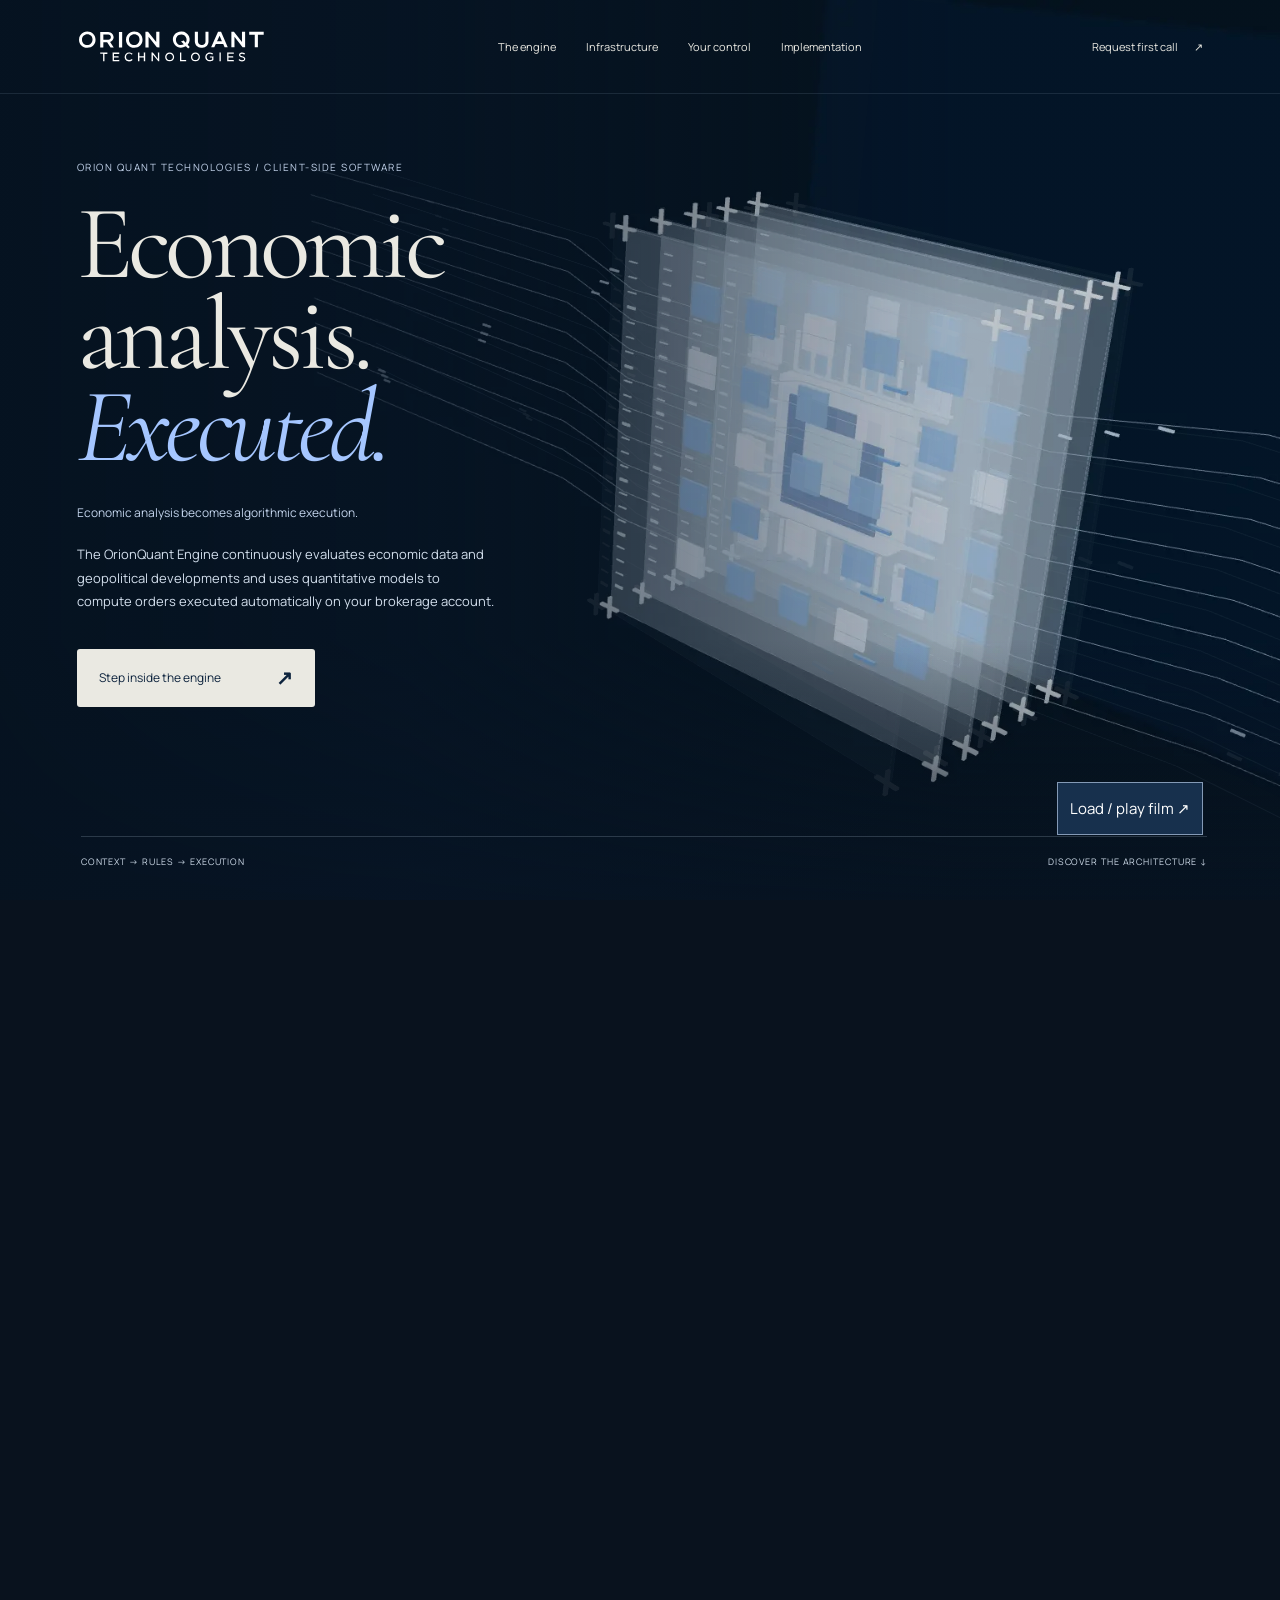
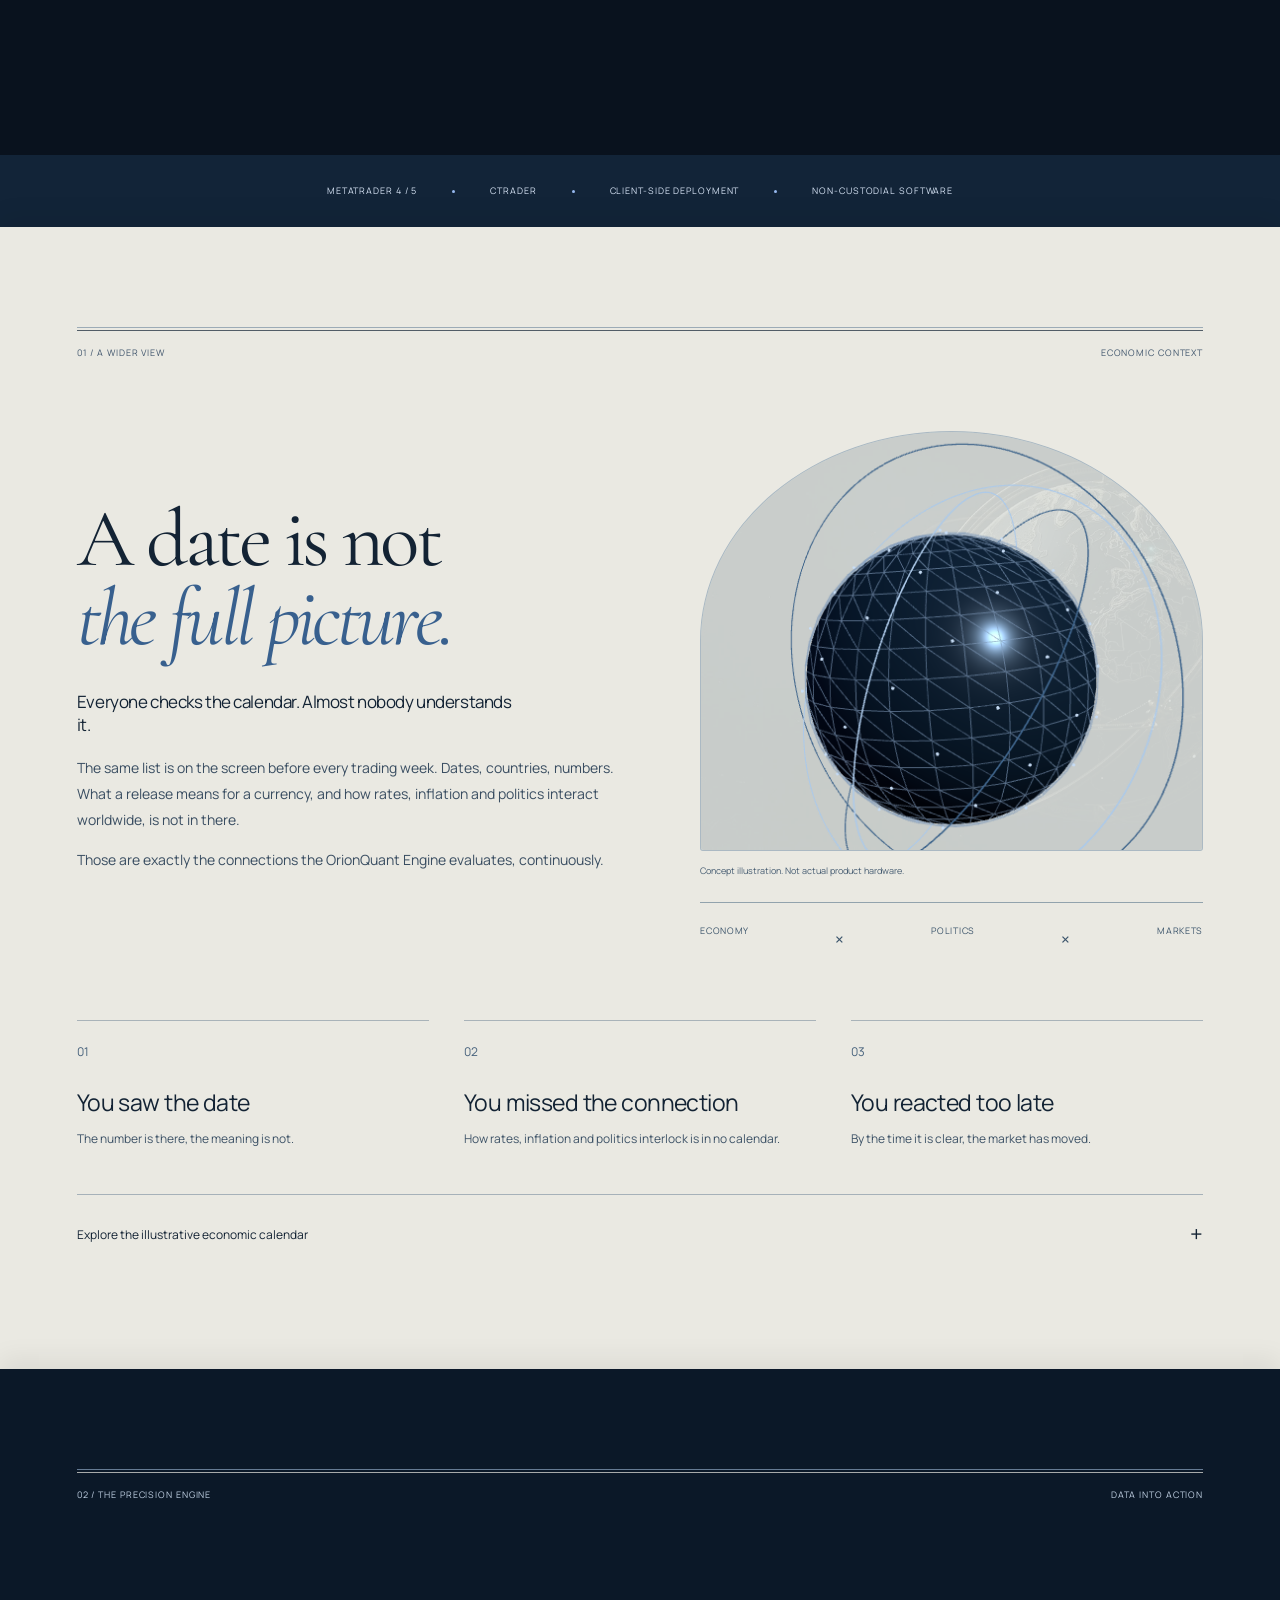
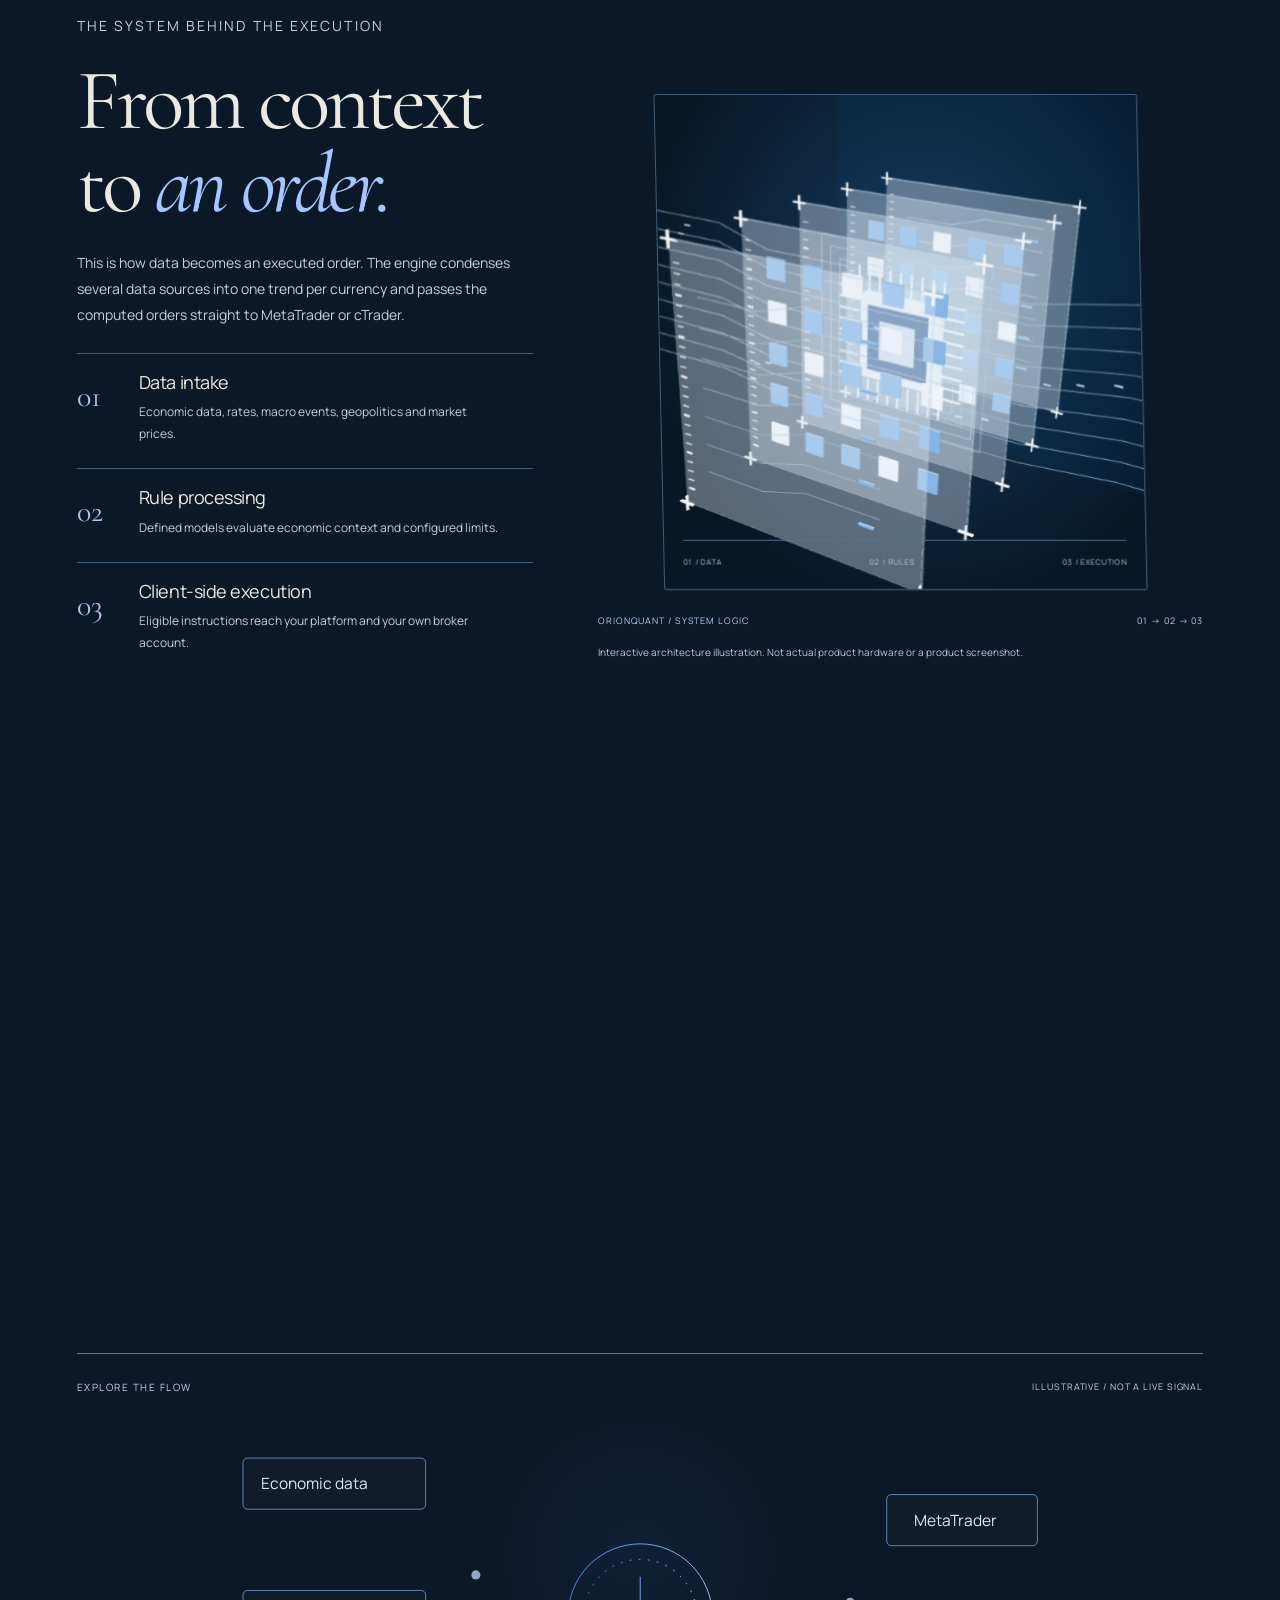
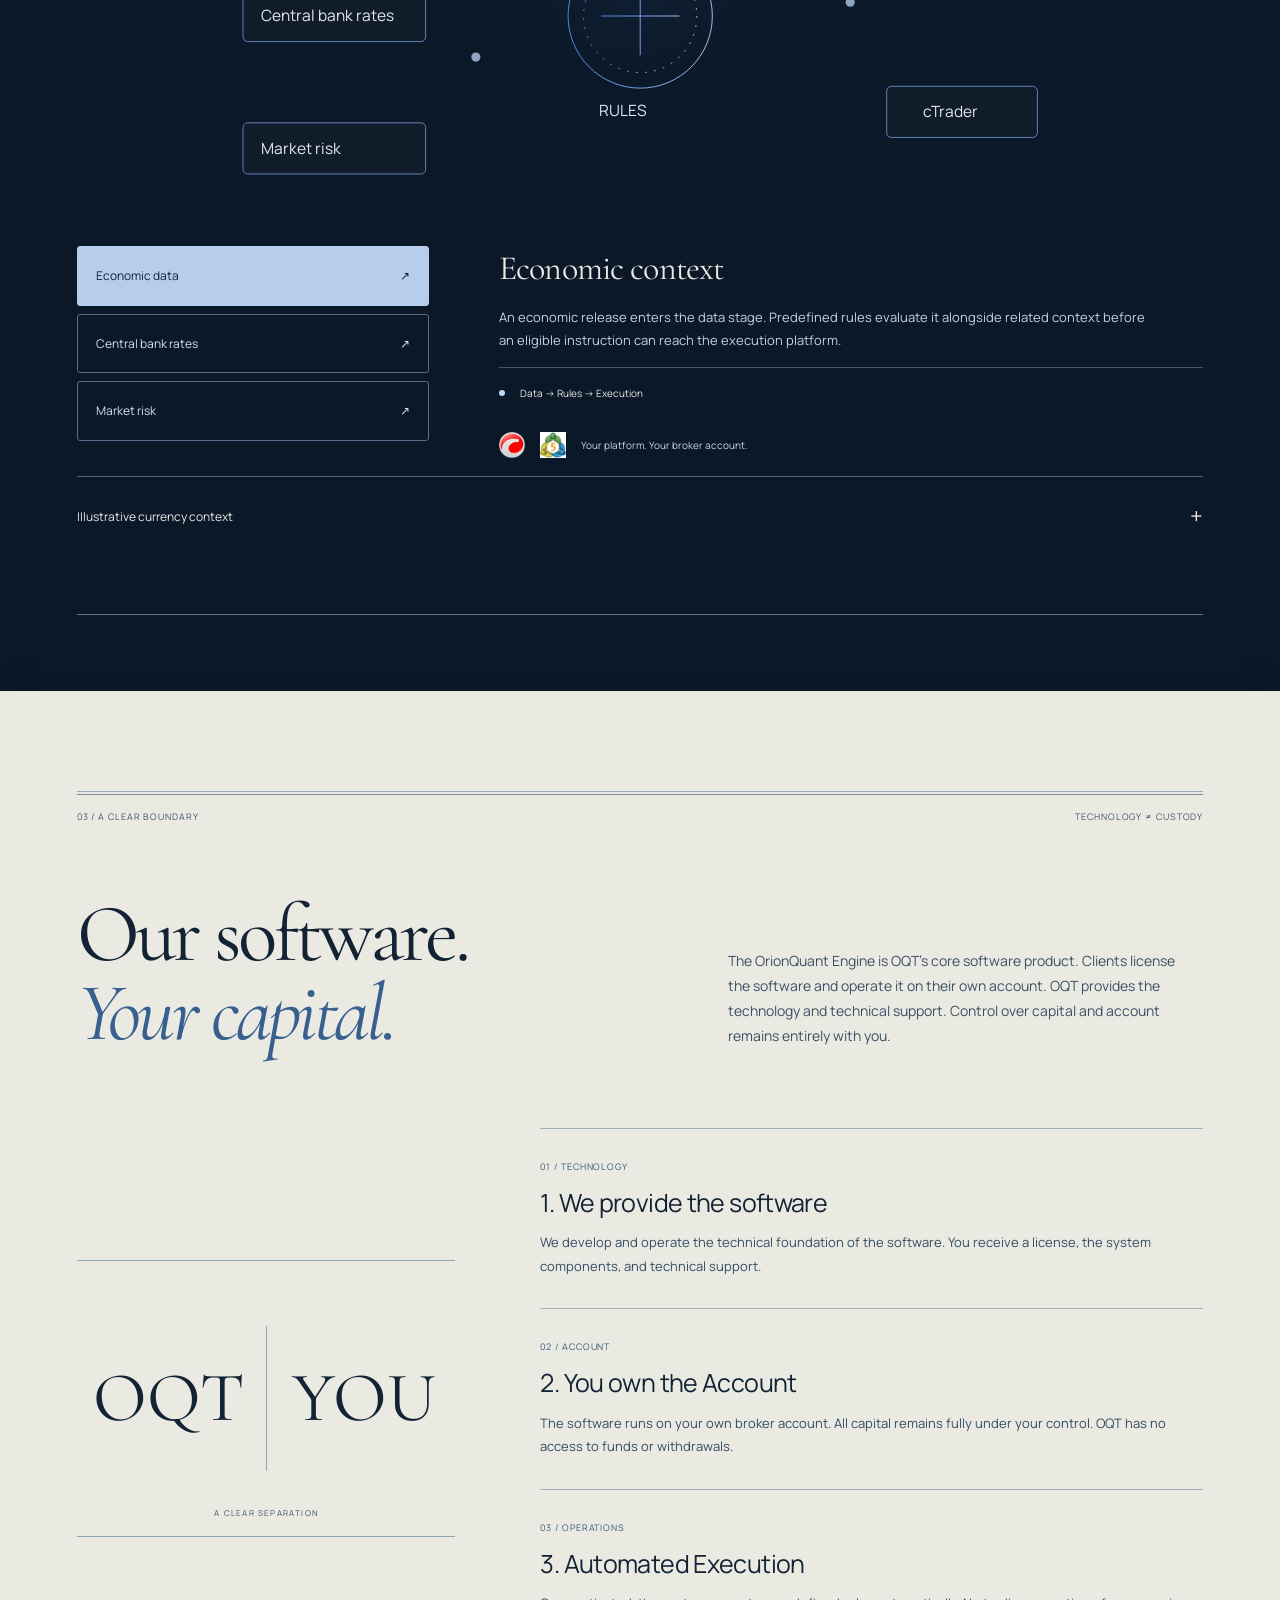
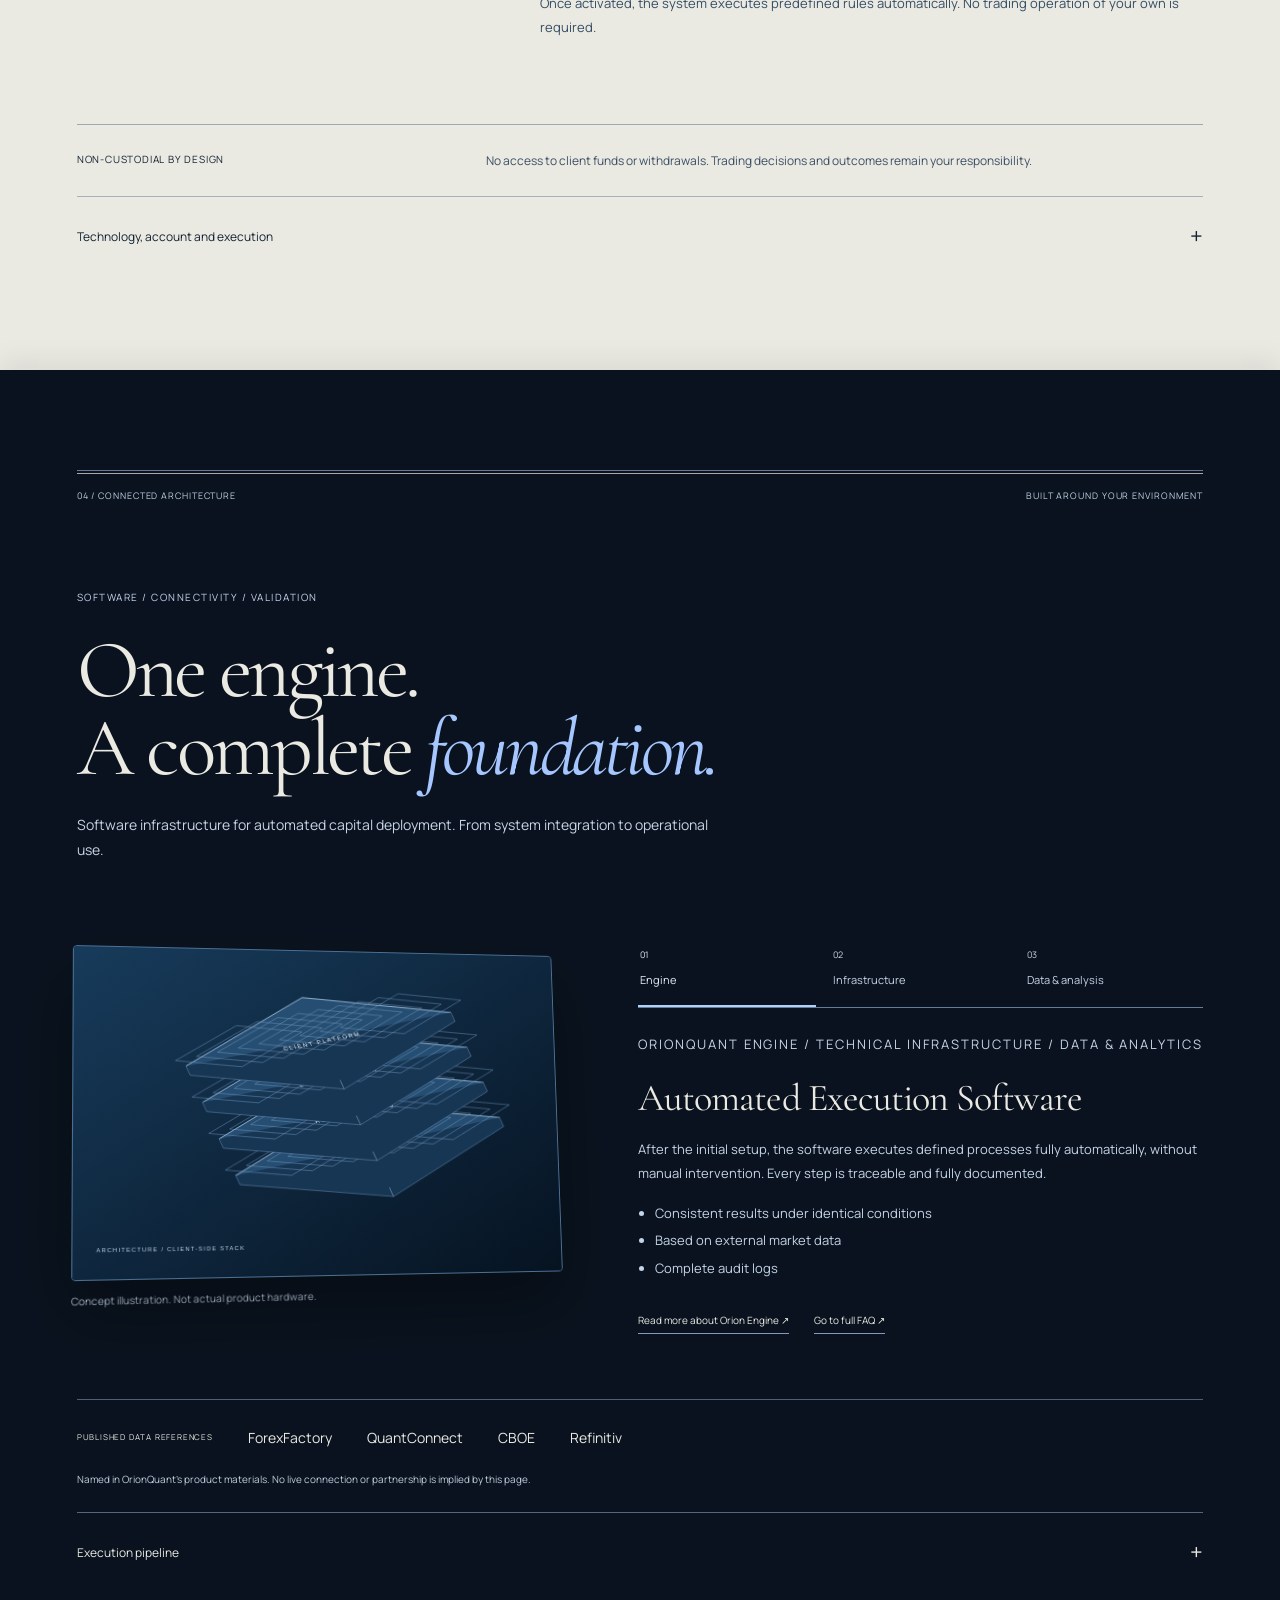
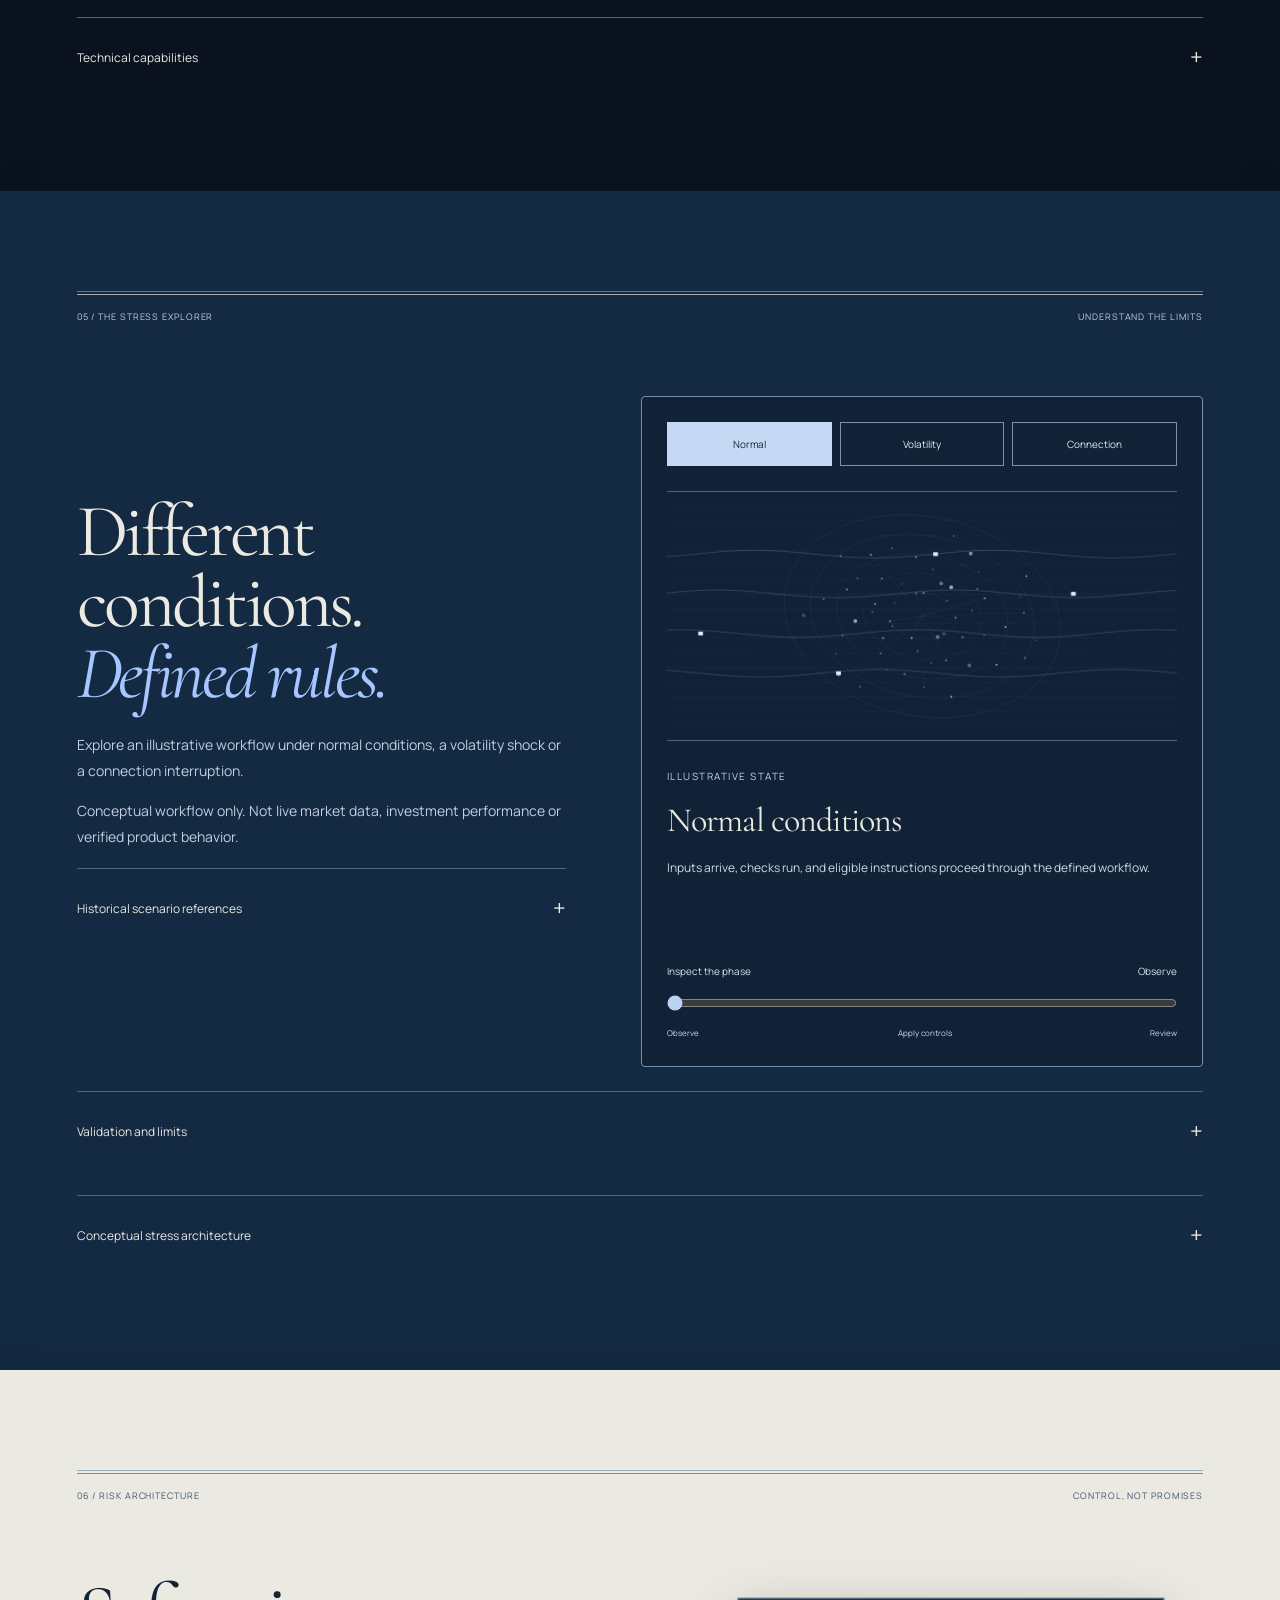
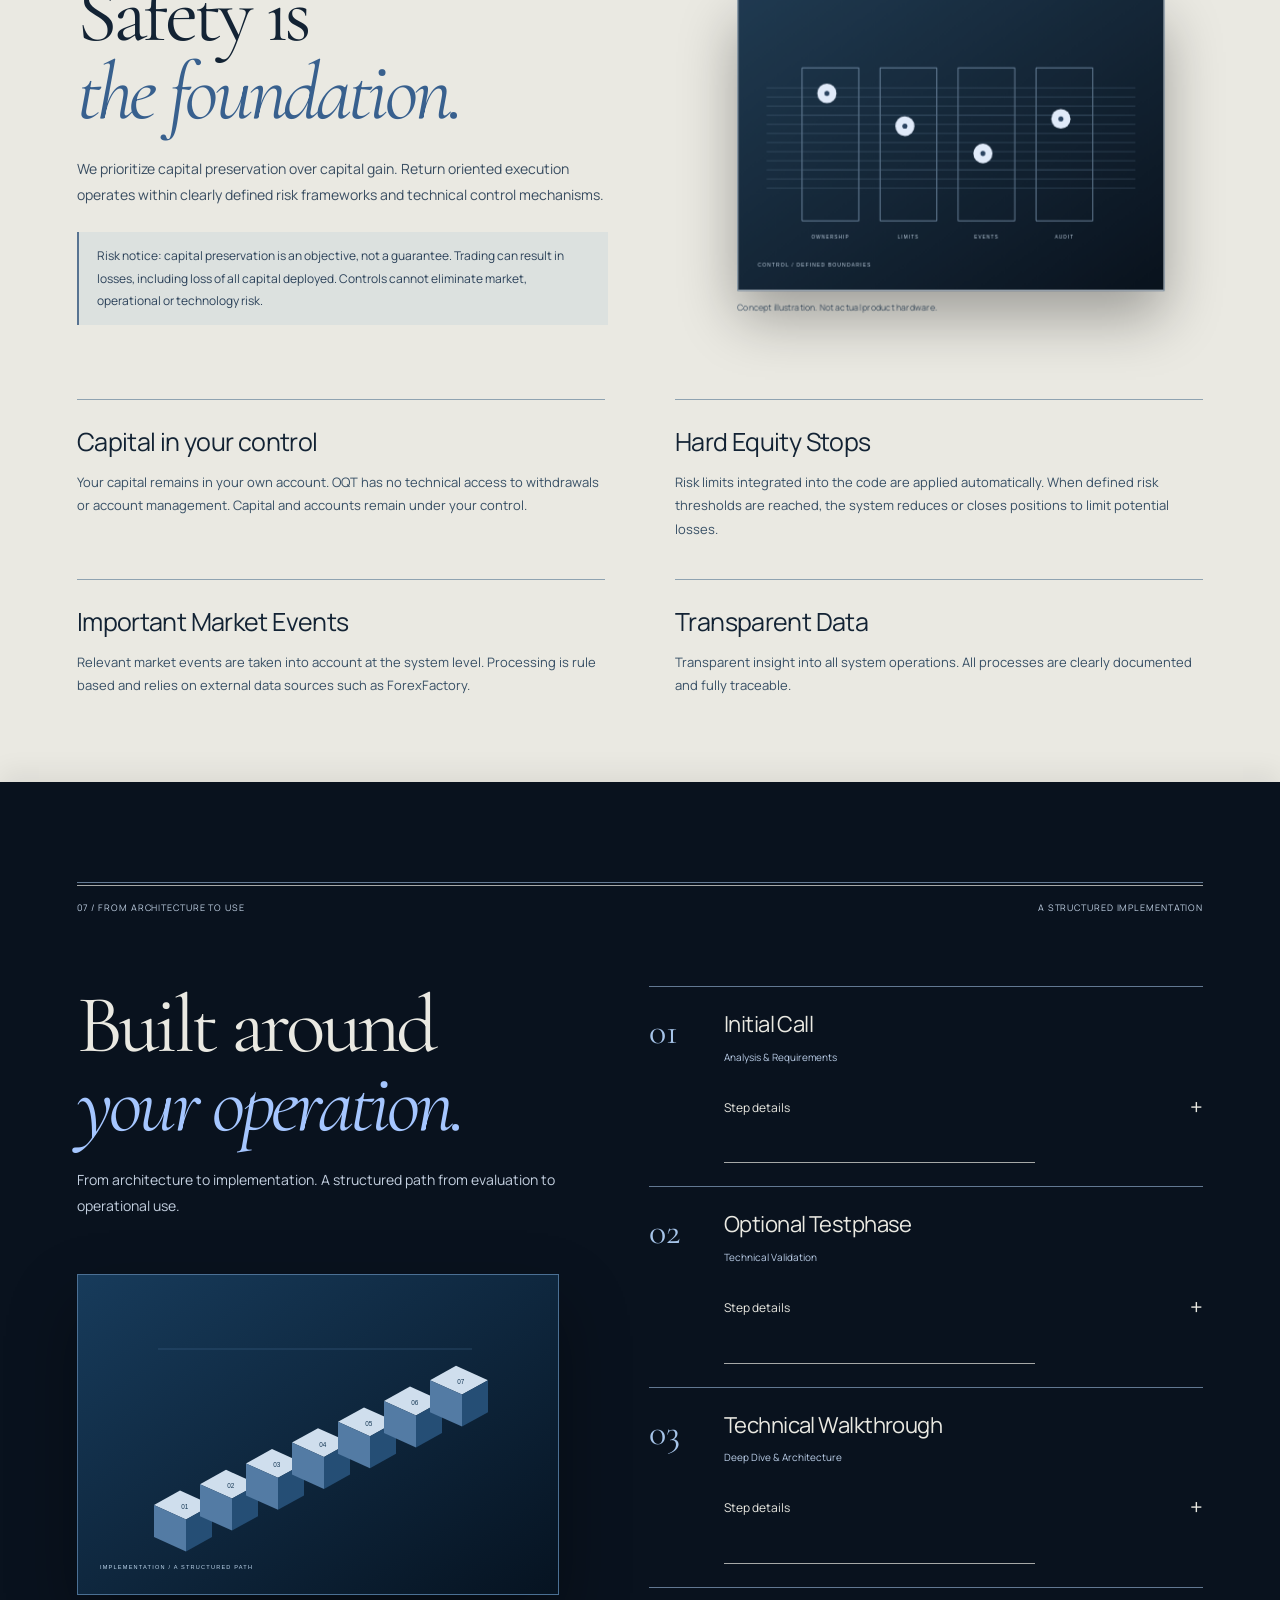
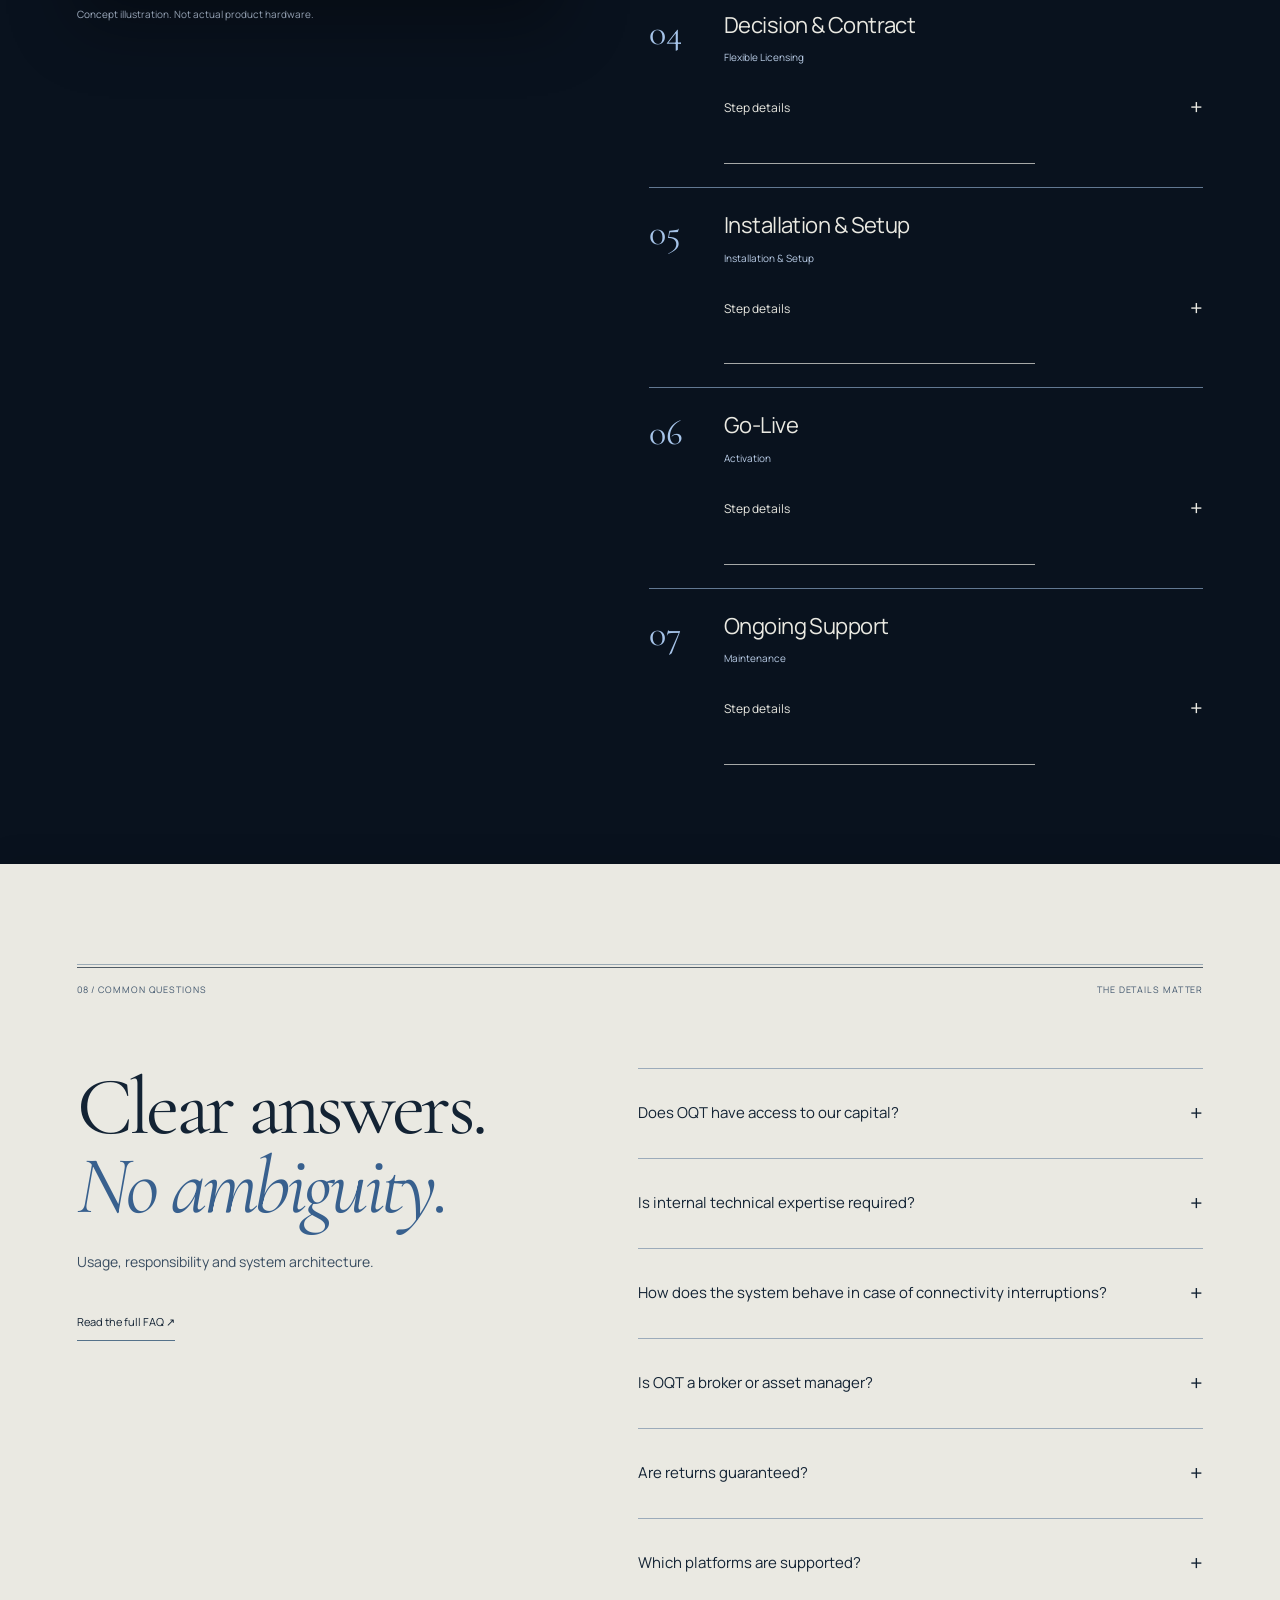
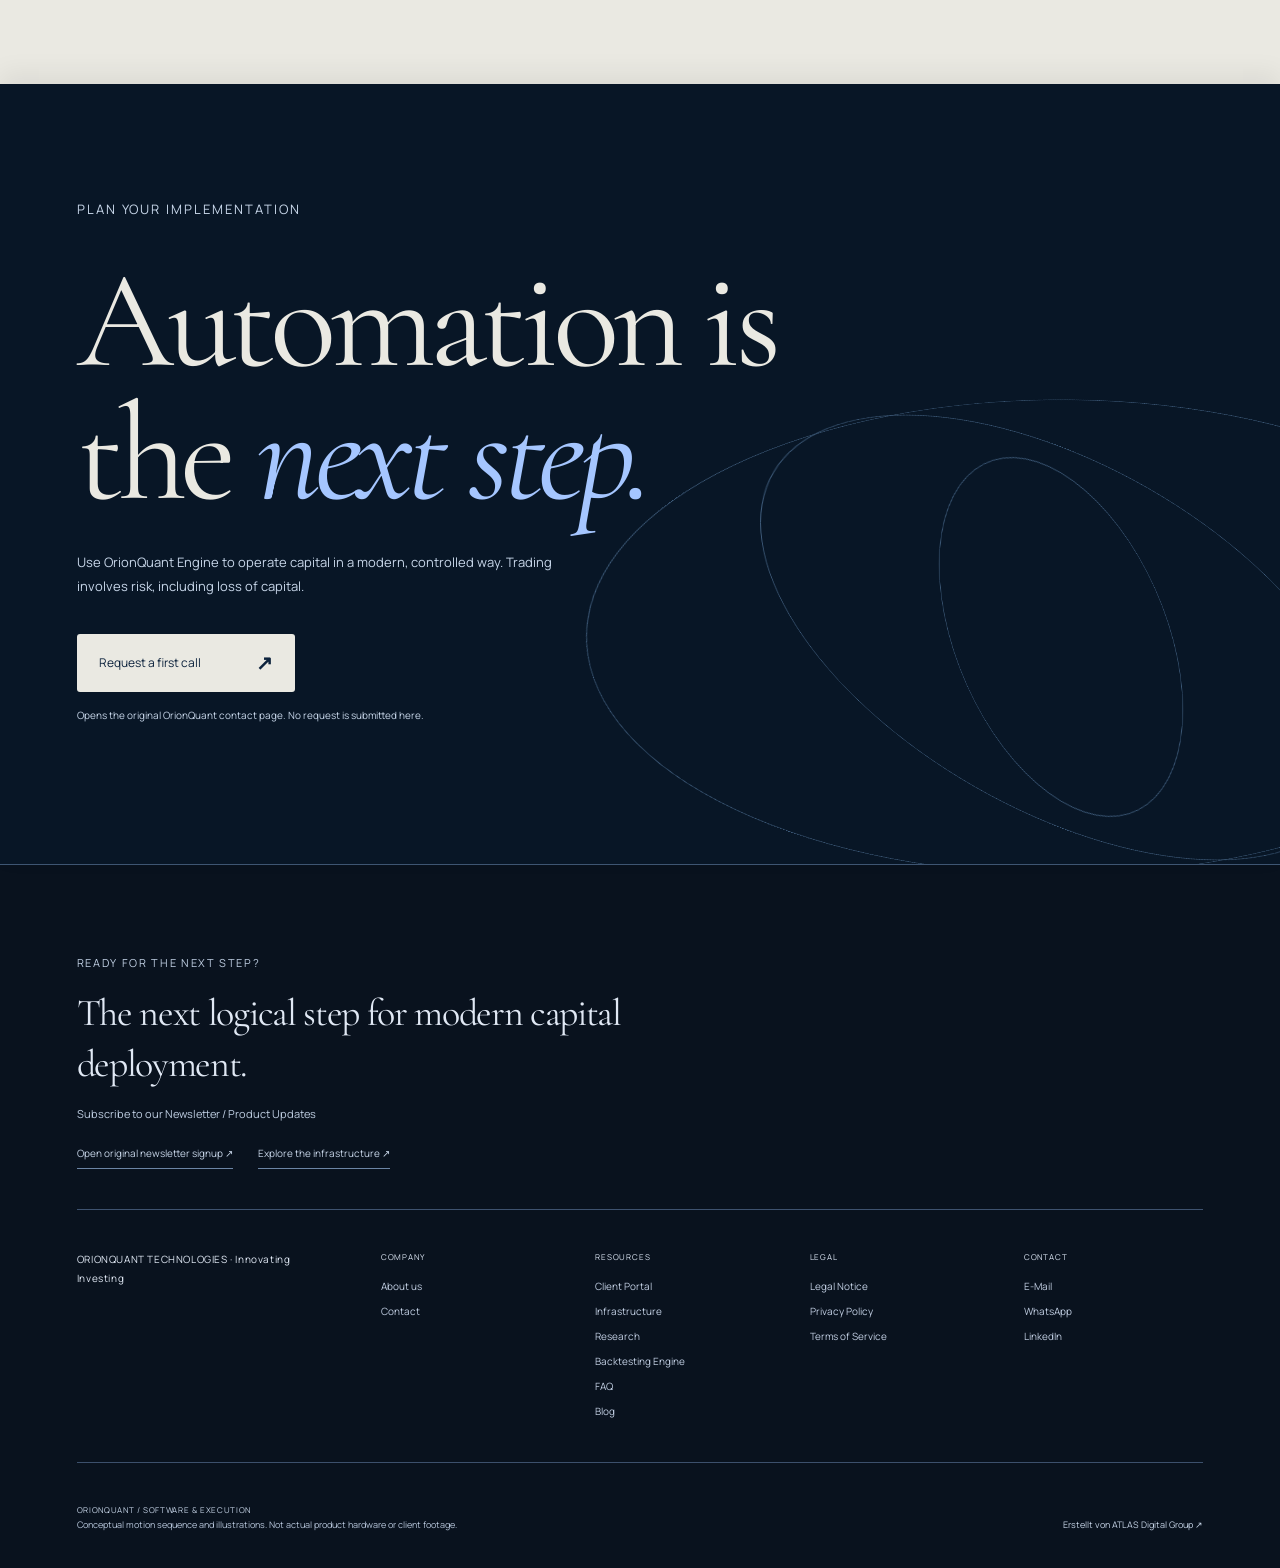
<file: art-v8/index.html>
<!DOCTYPE html>

<html lang="en"><head><meta charset="utf-8"/><meta content="width=device-width,initial-scale=1" name="viewport"/><meta content="noindex,nofollow" name="robots"/><title>OrionQuant | Precision in motion</title><meta content="Economic context. Rule-based execution. Capital in your control." name="description"/><link href="v8-design.css?v=art-v8-20261009" rel="stylesheet"/></head><body>
<a class="skip-link" href="#context">Skip to content</a><header class="top"><a class="wordmark" href="#home"><img alt="Orion Quant Technologies" height="39" src="../3-orion-logo-original.svg" width="220"/></a><nav aria-label="Main"><a href="#engine">The engine</a><a href="#services">Infrastructure</a><a href="#risk">Your control</a><a href="#process">Implementation</a></nav><a class="contact" href="https://www.orionquant.com/contact-us/">Request first call <span>↗</span></a><button aria-controls="phone-nav" aria-expanded="false" class="menu-toggle">Menu <span>+</span></button></header><nav aria-label="Mobile" hidden="" id="phone-nav"><a href="#engine">The engine</a><a href="#services">Infrastructure</a><a href="#risk">Your control</a><a href="#process">Implementation</a><a href="https://www.orionquant.com/contact-us/">Request first call ↗</a></nav>
<main><section class="hero" id="home"><div class="film-stage"><video aria-label="Conceptual precision-engine CGI" autoplay="" loop="" muted="" playsinline="" poster="assets/6-v8-poster-desktop.webp" preload="metadata"><source media="(max-width:650px)" src="assets/5-v8-hero-phone.mp4" type="video/mp4"/><source src="assets/4-v8-hero-desktop.mp4" type="video/mp4"/></video><div class="hero-shade"></div></div><canvas aria-hidden="true" id="hero-glass"></canvas><div class="hero-content"><p class="eyebrow">ORION QUANT TECHNOLOGIES / CLIENT-SIDE SOFTWARE</p><h1>Economic<br/>analysis.<br/><em>Executed.</em></h1><p class="hero-original-line">Economic analysis becomes algorithmic execution.</p><p class="lead">The OrionQuant Engine continuously evaluates economic data and geopolitical developments and uses quantitative models to compute orders executed automatically on your brokerage account.</p><a class="button" href="#engine">Step inside the engine <span>↗</span></a></div><button class="film-start" hidden="" type="button">Play film ↗</button><div class="hero-foot"><span>CONTEXT → RULES → EXECUTION</span><span>DISCOVER THE ARCHITECTURE ↓</span></div></section>
<div aria-label="Supported platforms and operating model" class="platform-band"><span>METATRADER 4 / 5</span><i></i><span>CTRADER</span><i></i><span>CLIENT-SIDE DEPLOYMENT</span><i></i><span>NON-CUSTODIAL SOFTWARE</span></div>
<section class="context section light" id="context"><div class="chapter-head"><span>01 / A WIDER VIEW</span><span>ECONOMIC CONTEXT</span></div><div class="context-layout"><div class="section-head"><h2>A date is not<br/><em>the full picture.</em></h2><h3>Everyone checks the calendar. Almost nobody understands it.</h3><p>The same list is on the screen before every trading week. Dates, countries, numbers. What a release means for a currency, and how rates, inflation and politics interact worldwide, is not in there.</p><p>Those are exactly the connections the OrionQuant Engine evaluates, continuously.</p></div><div class="context-instrument"><figure class="context-art"><img alt="Concept illustration of connected global economic context" class="context-underlay" height="572" loading="lazy" src="assets/3-v6-world.webp" width="1024"/><canvas aria-hidden="true" id="context-globe"></canvas></figure><figcaption class="context-caption">Concept illustration. Not actual product hardware.</figcaption><div class="coordinate-row"><span>ECONOMY</span><b>×</b><span>POLITICS</span><b>×</b><span>MARKETS</span></div></div></div><div class="context-points"><article><span>01</span><h3>You saw the date</h3><p>The number is there, the meaning is not.</p></article><article><span>02</span><h3>You missed the connection</h3><p>How rates, inflation and politics interlock is in no calendar.</p></article><article><span>03</span><h3>You reacted too late</h3><p>By the time it is clear, the market has moved.</p></article></div><details class="v6-details calendar-detail"><summary>Explore the illustrative economic calendar</summary><div class="calendar-sheet"><div class="calendar-top"><span>ECONOMIC CALENDAR</span><span>ILLUSTRATIVE / NOT LIVE</span></div><div aria-label="Original illustrative economic calendar" class="calendar-window" tabindex="0"><div class="calendar-row"><b>13:30</b><i>USD</i><span>Core Durable Goods Orders</span></div><div class="calendar-row"><b>14:00</b><i>EUR</i><span>German ifo Business Climate</span></div><div class="calendar-row"><b>15:00</b><i>USD</i><span>Consumer Sentiment</span></div><div class="calendar-row"><b>16:05</b><i>USD</i><span>FOMC Member Speaks</span></div><div class="calendar-row"><b>17:00</b><i>JPY</i><span>Tokyo Core CPI</span></div><div class="calendar-row"><b>18:30</b><i>EUR</i><span>ECB President Speaks</span></div><div class="calendar-row"><b>21:00</b><i>AUD</i><span>Retail Sales</span></div><div class="calendar-row"><b>22:15</b><i>CNY</i><span>Manufacturing PMI</span></div><div class="calendar-row"><b>23:00</b><i>GBP</i><span>Bank Holiday</span></div><div class="calendar-row"><b>09:30</b><i>GBP</i><span>Mortgage Approvals</span></div><div class="calendar-row"><b>11:00</b><i>EUR</i><span>Core CPI Flash Estimate</span></div><div class="calendar-row"><b>14:15</b><i>USD</i><span>ADP Employment Change</span></div><div class="calendar-row"><b>14:30</b><i>USD</i><span>Prelim GDP q/q</span></div><div class="calendar-week">KW 36</div><div class="calendar-row"><b>09:00</b><i>CHF</i><span>Foreign Currency Reserves</span></div><div class="calendar-row"><b>14:30</b><i>USD</i><span>Unemployment Claims</span></div><div class="calendar-row"><b>14:30</b><i>CAD</i><span>Employment Change</span></div><div class="calendar-row"><b>15:45</b><i>CAD</i><span>Ivey PMI</span></div><div class="calendar-row"><b>16:00</b><i>CNY</i><span>CPI y/y</span></div><div class="calendar-row"><b>08:00</b><i>GBP</i><span>GDP m/m</span></div><div class="calendar-row"><b>11:00</b><i>EUR</i><span>ZEW Economic Sentiment</span></div><div class="calendar-row"><b>14:15</b><i>EUR</i><span>Main Refinancing Rate</span></div><div class="calendar-row"><b>14:30</b><i>AUD</i><span>Unemployment Rate</span></div><div class="calendar-row"><b>03:30</b><i>AUD</i><span>Goods Trade Balance</span></div><div class="calendar-row"><b>07:55</b><i>CAD</i><span>BOC Gov Speaks</span></div><div class="calendar-row"><b>06:41</b><i>CNY</i><span>New Loans</span></div><div class="calendar-row"><b>14:30</b><i>USD</i><span>Core Retail Sales</span></div><div class="calendar-week">KW 37</div><div class="calendar-row"><b>03:30</b><i>AUD</i><span>NAB Business Confidence</span></div><div class="calendar-row"><b>08:00</b><i>GBP</i><span>Claimant Count Change</span></div><div class="calendar-row"><b>08:00</b><i>GBP</i><span>Average Earnings Index</span></div><div class="calendar-row"><b>14:30</b><i>USD</i><span>Core CPI y/y?</span></div><div class="calendar-row"><b>14:30</b><i>USD</i><span>CPI m/m</span></div><div class="calendar-row"><b>11:00</b><i>EUR</i><span>Industrial Production</span></div><div class="calendar-row"><b>14:15</b><i>EUR</i><span>Monetary Policy Statement</span></div><div class="calendar-row"><b>16:00</b><i>USD</i><span>Crude Oil Inventories</span></div><div class="calendar-row"><b>23:50</b><i>JPY</i><span>Core Machinery Orders</span></div><div class="calendar-row"><b>10:00</b><i>EUR</i><span>Trade Balance</span></div><div class="calendar-row"><b>13:00</b><i>GBP</i><span>Official Bank Rate</span></div><div class="calendar-row"><b>14:30</b><i>USD</i><span>Retail Sales m/m</span></div><div class="calendar-row"><b>15:15</b><i>USD</i><span>Industrial Production</span></div><div class="calendar-row"><b>16:00</b><i>USD</i><span>Consumer Sentiment</span></div><div class="calendar-row"><b>22:30</b><i>NZD</i><span>Business NZ Manufacturing</span></div></div><div class="calendar-bottom"><span>INPUTS</span><strong>One event. A wider economic context.</strong></div></div></details></section>
<section class="engine section" id="engine"><div class="chapter-head"><span>02 / THE PRECISION ENGINE</span><span>DATA INTO ACTION</span></div><div class="engine-story"><div class="engine-copy section-head"><p class="eyebrow">THE SYSTEM BEHIND THE EXECUTION</p><h2>From context<br/>to <em>an order.</em></h2><p>This is how data becomes an executed order. The engine condenses several data sources into one trend per currency and passes the computed orders straight to MetaTrader or cTrader.</p><div class="engine-stages"><article><span>01</span><div><h3>Data intake</h3><p>Economic data, rates, macro events, geopolitics and market prices.</p></div></article><article><span>02</span><div><h3>Rule processing</h3><p>Defined models evaluate economic context and configured limits.</p></div></article><article><span>03</span><div><h3>Client-side execution</h3><p>Eligible instructions reach your platform and your own broker account.</p></div></article></div></div><div class="engine-portrait"><div class="engine-frame"><canvas id="engine-instrument" aria-label="Illustrative software layers"></canvas><div class="instrument-labels" aria-hidden="true"><span>01 / DATA</span><span>02 / RULES</span><span>03 / EXECUTION</span></div></div><div class="instrument-caption"><span>ORIONQUANT / SYSTEM LOGIC</span><span>01 → 02 → 03</span></div><p class="fine">Interactive architecture illustration. Not actual product hardware or a product screenshot.</p></div></div><div class="flow-lab"><div class="lab-title"><span class="eyebrow">EXPLORE THE FLOW</span><span>ILLUSTRATIVE / NOT A LIVE SIGNAL</span></div><svg aria-label="Illustrative path from economic context through rule processing to client-side execution" class="signal-architecture" role="img" viewbox="0 0 900 460"><defs><lineargradient id="flow"><stop stop-color="#578cff"></stop><stop offset="1" stop-color="#b3d0ff"></stop></lineargradient></defs><g fill="none" stroke="#506077" stroke-width="1"><path class="flow-path" d="M40 85H220Q270 85 270 135V185Q270 230 330 230H370"></path><path class="flow-path" d="M40 230H370"></path><path class="flow-path" d="M40 375H220Q270 375 270 325V275Q270 230 330 230H370"></path><path class="flow-path" d="M530 230H660Q700 230 700 185V125H860"></path><path class="flow-path" d="M530 230H660Q700 230 700 275V335H860"></path></g><g class="core-orbit" fill="none" stroke="url(#flow)"><circle cx="450" cy="230" r="79"></circle><circle cx="450" cy="230" r="62" stroke-dasharray="2 8"></circle><path d="M407 230h86M450 187v86"></path></g><g fill="#8fa4c0"><circle class="data-pulse" cx="270" cy="185" r="5"></circle><circle class="data-pulse" cx="270" cy="275" r="5"></circle><circle class="data-pulse" cx="680" cy="215" r="5"></circle></g><g class="flow-badge" fill="#111c2a" stroke="#688bc3"><rect height="56" rx="5" width="200" x="15" y="57"></rect><rect height="56" rx="5" width="200" x="15" y="202"></rect><rect height="56" rx="5" width="200" x="15" y="347"></rect><rect height="56" rx="5" width="165" x="720" y="97"></rect><rect height="56" rx="5" width="165" x="720" y="307"></rect></g><g fill="#e1e8f3" font-family="Manrope,Arial" font-size="17"><text x="35" y="91">Economic data</text><text x="35" y="236">Central bank rates</text><text x="35" y="381">Market risk</text><text x="750" y="131">MetaTrader</text><text x="760" y="341">cTrader</text><text x="405" y="340">RULES</text></g></svg><div class="engine-lab"><div aria-label="Data inputs" class="input-list" role="group"><button aria-pressed="true" data-input="macro">Economic data <b>↗</b></button><button aria-pressed="false" data-input="rates">Central bank rates <b>↗</b></button><button aria-pressed="false" data-input="risk">Market risk <b>↗</b></button></div><div class="engine-output"><h3 id="input-title">Economic context</h3><p id="input-detail">An economic release enters the data stage. Predefined rules evaluate it alongside related context before an eligible instruction can reach the execution platform.</p><div class="output-stage"><i></i><span>Data → Rules → Execution</span></div><div class="platform-target"><img alt="cTrader" height="600" loading="lazy" src="../2-ctrader-original.webp" width="600"/><img alt="MetaTrader 5" height="230" loading="lazy" src="../4-metatrader-original.png" width="230"/><span>Your platform. Your broker account.</span></div></div></div><details><summary>Illustrative currency context</summary><div class="currency-context"><span>ILLUSTRATIVE CURRENCY CONTEXT</span><div><b>EUR</b><i class="positive">Strong</i><em></em></div><div><b>USD</b><i>Neutral</i><em></em></div><div><b>GBP</b><i>Weak</i><em></em></div><small>Example only. No recommendation or live signal.</small></div></details></div></section>
<section class="control section light" id="control"><div class="chapter-head"><span>03 / A CLEAR BOUNDARY</span><span>TECHNOLOGY ≠ CUSTODY</span></div><div class="control-heading"><h2>Our software.<br/><em>Your capital.</em></h2><p>The OrionQuant Engine is OQT's core software product. Clients license the software and operate it on their own account. OQT provides the technology and technical support. Control over capital and account remains entirely with you.</p></div><div class="ownership-layout"><div aria-hidden="true" class="ownership-glyph"><span>OQT</span><i></i><span>YOU</span><div class="ownership-boundary">A CLEAR SEPARATION</div></div><div class="control-grid"><article><span>01 / TECHNOLOGY</span><h3>1. We provide the software</h3><details class="v6-details mobile-disclosure"><summary>Read more</summary><p>We develop and operate the technical foundation of the software. You receive a license, the system components, and technical support.</p></details></article><article><span>02 / ACCOUNT</span><h3>2. You own the Account</h3><details class="v6-details mobile-disclosure"><summary>Read more</summary><p>The software runs on your own broker account. All capital remains fully under your control. OQT has no access to funds or withdrawals.</p></details></article><article><span>03 / OPERATIONS</span><h3>3. Automated Execution</h3><details class="v6-details mobile-disclosure"><summary>Read more</summary><p>Once activated, the system executes predefined rules automatically. No trading operation of your own is required.</p></details></article></div></div><div class="control-note"><span>NON-CUSTODIAL BY DESIGN</span><p>No access to client funds or withdrawals. Trading decisions and outcomes remain your responsibility.</p></div><details><summary>Technology, account and execution</summary><figure class="control-concept"><img alt="Software, account and execution conceptual illustration" height="572" loading="lazy" src="assets/1-v6-control.webp" width="1024"/><figcaption>Concept illustration. Not product hardware.</figcaption></figure></details></section>
<section class="infrastructure section" id="services"><div class="chapter-head"><span>04 / CONNECTED ARCHITECTURE</span><span>BUILT AROUND YOUR ENVIRONMENT</span></div><div class="services-heading"><p class="eyebrow">SOFTWARE / CONNECTIVITY / VALIDATION</p><h2>One engine.<br/>A complete <em>foundation.</em></h2><p>Software infrastructure for automated capital deployment. From system integration to operational use.</p></div><div class="services-layout"><figure class="infrastructure-art"><img alt="Concept illustration of connected technical infrastructure" height="572" loading="lazy" src="assets/8-v8-infrastructure.svg" width="1024"/><figcaption>Concept illustration. Not actual product hardware.</figcaption></figure><div class="service-stage"><div aria-label="Software services" class="service-switch" role="tablist"><button aria-controls="service-engine" aria-selected="true" data-service="service-engine" role="tab">01 <span>Engine</span></button><button aria-controls="service-infrastructure" aria-selected="false" data-service="service-infrastructure" role="tab">02 <span>Infrastructure</span></button><button aria-controls="service-data" aria-selected="false" data-service="service-data" role="tab">03 <span>Data &amp; analysis</span></button></div><div class="service-panel" id="service-engine" role="tabpanel"><p class="eyebrow">OrionQuant Engine / Technical Infrastructure / Data &amp; Analytics</p><h3>Automated Execution Software</h3><p>After the initial setup, the software executes defined processes fully automatically, without manual intervention. Every step is traceable and fully documented.</p><ul><li>Consistent results under identical conditions</li><li>Based on external market data</li><li>Complete audit logs</li></ul><div class="source-links"><a href="https://www.orionquant.com/infrastructure/">Read more about Orion Engine ↗</a><a href="https://www.orionquant.com/faq/">Go to full FAQ ↗</a></div></div><article class="service-panel" hidden="" id="service-infrastructure" role="tabpanel"><p class="eyebrow">TECHNICAL INFRASTRUCTURE / MANAGED HOSTING</p><h3>Technical Implementation</h3><p>OQT supports the technical onboarding and the initial system setup.</p><ul><li>Robust system architecture</li><li>Connectivity via established broker interfaces</li></ul></article><article class="service-panel" hidden="" id="service-data" role="tabpanel"><p class="eyebrow">DATA &amp; ANALYTICS / DATA DRIVEN INSIGHTS</p><h3>Data &amp; Analysis Frameworks</h3><p>Strategies are technically evaluated using historical data and defined test scenarios. Backtesting and analysis serve a structured assessment prior to productive use.</p><ul><li>Evaluation across long time periods</li><li>Simulation under different market phases</li><li>Traceable result reports</li></ul><details class="v6-details"><summary>Original illustrative backtest labels</summary><div class="source-backtest"><span>ORIGINAL ILLUSTRATIVE BACKTEST / NOT LIVE</span><strong>EURGBP <i>M30</i></strong><div>Signal type <b>LONG</b></div><div>Data source <b>Tick Data M1</b></div><div>Progress <b>82.1%</b></div><small>Source UI labels: Indicators / UTC+0 / Signal detected. No trading recommendation or verified performance.</small></div></details></article></div></div><div class="source-strip"><span>PUBLISHED DATA REFERENCES</span><b>ForexFactory</b><b>QuantConnect</b><b>CBOE</b><b>Refinitiv</b><p>Named in OrionQuant's product materials. No live connection or partnership is implied by this page.</p></div><details><summary>Execution pipeline</summary><div class="pipeline"><article><span>01</span><h3>Data intake</h3><details class="v6-details mobile-disclosure"><summary>Read more</summary><p>Economic releases, rates and market prices enter the workflow.</p></details></article><article><span>02</span><h3>Rule processing</h3><details class="v6-details mobile-disclosure"><summary>Read more</summary><p>Predefined parameters determine how the inputs are processed.</p></details></article><article><span>03</span><h3>Platform connection</h3><details class="v6-details mobile-disclosure"><summary>Read more</summary><p>MetaTrader 4/5 or cTrader connects the software to your broker account.</p></details></article><article><span>04</span><h3>Operations</h3><details class="v6-details mobile-disclosure"><summary>Read more</summary><p>You supervise the deployment. Software support follows the agreed scope.</p></details></article></div></details><details><summary>Technical capabilities</summary><div class="capability-strip"><article><span>01</span><h3>Transparent Data</h3><p>Transparent insight into all system operations. All processes are clearly documented and fully traceable.</p></article><article><span>02</span><h3>Algorithmic Discipline</h3><p>Execution follows clearly defined rules and models. Manual or emotional intervention is systemically excluded.</p></article><article><span>03</span><h3>Defensive Risk Control</h3><p>Technical controls are defined during configuration. They do not guarantee availability or prevent trading losses.</p></article><article><span>04</span><h3>Operational availability</h3><p>Technical controls are defined during configuration. They do not guarantee availability or prevent trading losses.</p></article></div></details></section>
<section class="stress section" id="stress"><div class="chapter-head"><span>05 / THE STRESS EXPLORER</span><span>UNDERSTAND THE LIMITS</span></div><div class="stress-grid"><div class="section-head"><h2>Different conditions.<br/><em>Defined rules.</em></h2><p>Explore an illustrative workflow under normal conditions, a volatility shock or a connection interruption.</p><p class="fine">Conceptual workflow only. Not live market data, investment performance or verified product behavior.</p><details><summary>Historical scenario references</summary><div class="history-rail"><div><span>2018</span><strong>US-China Trade War</strong></div><div><span>2019</span><strong>Brexit Market Chaos</strong></div><div><span>2020</span><strong>COVID-19 Global Crash</strong></div><div><span>FEB 2022</span><strong>Russia-Ukraine War &amp; Energy Crisis</strong></div><div><span>SEP 2022</span><strong>UK Mini-Budget Flash Crash</strong></div><div><span>2023–24</span><strong>Israel-Gaza Geopolitical Conflict</strong></div></div><p>Backtests and simulations do not predict future performance or remove trading risk.</p></details></div><div class="stress-lab"><div aria-label="Illustrative scenarios" class="scenario-tabs" role="group"><button aria-pressed="true" data-scenario="0">Normal</button><button aria-pressed="false" data-scenario="1">Volatility</button><button aria-pressed="false" data-scenario="2">Connection</button></div><div class="stress-visual"><canvas aria-label="Illustrative workflow state visualization" id="stress-field"></canvas><div aria-hidden="true" class="stress-nodes"><span>INPUT</span><i></i><span>CONTROL</span><i></i><span>EXECUTION</span></div></div><div class="stress-reading"><span class="eyebrow">ILLUSTRATIVE STATE</span><h3 id="scenario-title">Normal conditions</h3><p id="scenario-detail">Inputs arrive, checks run, and eligible instructions proceed through the defined workflow.</p></div><label class="phase-label" for="phase">Inspect the phase <span id="phase-name">Observe</span></label><input id="phase" max="100" min="0" type="range" value="0"/><div class="phase-markers"><span>Observe</span><span>Apply controls</span><span>Review</span></div></div></div><details><summary>Validation and limits</summary><div class="validation-note"><span>TECHNICAL VALIDATION</span><h3>Test the logic. Understand the limits.</h3><p>Historical scenarios and non-production testing can help assess system logic, configuration and recovery. Evaluation should include assumptions, data sources and the full test conditions. Backtests and simulations do not predict future performance or remove trading risk.</p></div></details><details><summary>Conceptual stress architecture</summary><figure class="stress-concept"><img alt="Concept illustration of risk-control architecture" height="572" loading="lazy" src="assets/2-v6-stress.webp" width="1024"/><figcaption>Concept illustration. Not product hardware.</figcaption></figure></details></section>
<section class="risk section light" id="risk"><div class="chapter-head"><span>06 / RISK ARCHITECTURE</span><span>CONTROL, NOT PROMISES</span></div><div class="risk-story"><div class="section-head"><h2>Safety is<br/><em>the foundation.</em></h2><p>We prioritize capital preservation over capital gain. Return oriented execution operates within clearly defined risk frameworks and technical control mechanisms.</p><p class="risk-disclosure">Risk notice: capital preservation is an objective, not a guarantee. Trading can result in losses, including loss of all capital deployed. Controls cannot eliminate market, operational or technology risk.</p></div><figure class="risk-art"><img alt="Concept illustration of a defined mechanical limit" height="572" loading="lazy" src="assets/10-v8-risk.svg" width="1024"/><figcaption>Concept illustration. Not actual product hardware.</figcaption></figure></div><div class="risk-grid"><article><h3>Capital in your control</h3><details class="v6-details mobile-disclosure"><summary>Read more</summary><p>Your capital remains in your own account. OQT has no technical access to withdrawals or account management. Capital and accounts remain under your control.</p></details></article><article><h3>Hard Equity Stops</h3><details class="v6-details mobile-disclosure"><summary>Read more</summary><p>Risk limits integrated into the code are applied automatically. When defined risk thresholds are reached, the system reduces or closes positions to limit potential losses.</p></details></article><article><h3>Important Market Events</h3><details class="v6-details mobile-disclosure"><summary>Read more</summary><p>Relevant market events are taken into account at the system level. Processing is rule based and relies on external data sources such as ForexFactory.</p></details></article><article><h3>Transparent Data</h3><details class="v6-details mobile-disclosure"><summary>Read more</summary><p>Transparent insight into all system operations. All processes are clearly documented and fully traceable.</p></details></article></div></section>
<section class="process section" id="process"><div class="chapter-head"><span>07 / FROM ARCHITECTURE TO USE</span><span>A STRUCTURED IMPLEMENTATION</span></div><div class="process-layout"><div class="section-head"><h2>Built around<br/><em>your operation.</em></h2><p>From architecture to implementation. A structured path from evaluation to operational use.</p><figure class="process-art"><img alt="Concept illustration of the implementation pathway" height="572" loading="lazy" src="assets/9-v8-process.svg" width="1024"/><figcaption>Concept illustration. Not actual product hardware.</figcaption></figure></div><div class="process-list">
<article><span>01</span><div><h3>Initial Call</h3><small class="process-label">Analysis &amp; Requirements</small><details class="v6-details"><summary>Step details</summary><p>Every collaboration begins with a non-binding initial call. During this conversation, we review your existing structure, processes, and technical setup to jointly assess how our software can be applied effectively.</p><p class="step-notes">Clarifying objectives / Infrastructure Overview</p></details></div><i></i></article><article><span>02</span><div><h3>Optional Testphase</h3><small class="process-label">Technical Validation</small><details class="v6-details"><summary>Step details</summary><p>The test phase focuses on technical validation in a realistic environment. Stability, system logic, and functional correctness are assessed, while performance is reviewed as a supporting aspect.</p><p class="step-notes">Straightforward system access / Realistic test environment / Technical validation of stability and logic / Automatically time-limited</p></details></div><i></i></article><article><span>03</span><div><h3>Technical Walkthrough</h3><small class="process-label">Deep Dive &amp; Architecture</small><details class="v6-details"><summary>Step details</summary><p>A detailed discussion of functionality and system architecture. We review technical requirements and the intended level of automation. This is not a sales call, but a purely technical discussion.</p></details></div><i></i></article><article><span>04</span><div><h3>Decision &amp; Contract</h3><small class="process-label">Flexible Licensing</small><details class="v6-details"><summary>Step details</summary><p>After the test phase, you decide freely whether to proceed. We offer transparent and flexible licensing models with clear defined terms. Continuation only occurs following an active decision.</p><p class="step-notes">no obligation / Transparent pricing models</p></details></div><i></i></article><article><span>05</span><div><h3>Installation &amp; Setup</h3><small class="process-label">Installation &amp; Setup</small><details class="v6-details"><summary>Step details</summary><p>Following the agreement, we provide the license and all required setup files. Installation is completed either independently using clear documentation or with support from our technical team.</p><p class="step-notes">Separation of software and capital / Installation within your own environment</p></details></div><i></i></article><article><span>06</span><div><h3>Go-Live</h3><small class="process-label">Activation</small><details class="v6-details"><summary>Step details</summary><p>You activate the system independently within your existing infrastructure. Operational control remains entirely with your organization. OQT provides software and technical support only.</p><p class="step-notes">Operational control remains with client / Client-side operation</p></details></div><i></i></article><article><span>07</span><div><h3>Ongoing Support</h3><small class="process-label">Maintenance</small><details class="v6-details"><summary>Step details</summary><p>Throughout the license term, we provide technical support, system updates, and assistance with configuration questions. Operational responsibility remains entirely with the customer.</p><p class="step-notes">Regular system updates / Technical support / Support during initial setup / Support for software-related issues</p></details></div><i></i></article></div></div></section>
<section class="faq section light" id="faq"><div class="chapter-head"><span>08 / COMMON QUESTIONS</span><span>THE DETAILS MATTER</span></div><div class="faq-layout"><div class="section-head"><h2>Clear answers.<br/><em>No ambiguity.</em></h2><p>Usage, responsibility and system architecture.</p><a class="text-link" href="https://www.orionquant.com/faq/">Read the full FAQ ↗</a></div><div class="faq-list"><details><summary>Does OQT have access to our capital?</summary><p>No. OQT is a non-custodial software solution. Your capital remains entirely in your own brokerage account. The software operates within your existing account structure and has no access to withdrawals or external transactions.</p></details><details><summary>Is internal technical expertise required?</summary><p>The software requires configuration, risk awareness and ongoing supervision. OQT provides technical onboarding. Strategy choices and trading outcomes remain the client's responsibility.</p></details><details><summary>How does the system behave in case of connectivity interruptions?</summary><p>The engine is operated by the client on their own infrastructure, typically a VPS or company server. Confirm connectivity, recovery procedures and hosting responsibilities during technical onboarding.</p></details><details><summary>Is OQT a broker or asset manager?</summary><p>No. OQT develops and licenses software. It does not manage client funds, provide investment advice or make investment recommendations.</p></details><details><summary>Are returns guaranteed?</summary><p>No. Backtests, simulated results and historical examples do not predict future outcomes. Trading can cause losses, including the loss of all capital deployed.</p></details><details><summary>Which platforms are supported?</summary><p>The Orion Engine supports cTrader and MetaTrader 4 and 5. Broker selection and the assessment of compatibility remain the client's responsibility.</p></details></div></div></section>
<section class="closing section" id="contact"><p class="eyebrow">PLAN YOUR IMPLEMENTATION</p><h2>Automation is<br/>the <em>next step.</em></h2><p>Use OrionQuant Engine to operate capital in a modern, controlled way. Trading involves risk, including loss of capital.</p><a class="button" href="https://www.orionquant.com/contact-us/">Request a first call <span>↗</span></a><p class="fine">Opens the original OrionQuant contact page. No request is submitted here.</p><div aria-hidden="true" class="closing-orbit"><i></i><i></i><i></i></div></section></main><footer><div class="source-newsletter"><p class="eyebrow">READY FOR THE NEXT STEP?</p><h3>The next logical step for modern capital deployment.</h3><p>Subscribe to our Newsletter / Product Updates</p><a href="https://www.orionquant.com/">Open original newsletter signup ↗</a><a href="https://www.orionquant.com/infrastructure/">Explore the infrastructure ↗</a></div><div class="original-footer-links"><strong>ORIONQUANT TECHNOLOGIES · Innovating Investing</strong><div><span>COMPANY</span><a href="https://www.orionquant.com/about-us/">About us</a><a href="https://www.orionquant.com/contact-us/">Contact</a></div><div><span>RESOURCES</span><a href="https://www.orionquant.com/dashboard/">Client Portal</a><a href="https://www.orionquant.com/infrastructure/">Infrastructure</a><a href="https://www.orionquant.com/research/">Research</a><a href="https://www.orionquant.com/backtesting-engine/">Backtesting Engine</a><a href="https://www.orionquant.com/faq/">FAQ</a><a href="https://blog.orionquant.com/">Blog</a></div><div><span>LEGAL</span><a href="https://www.orionquant.com/impressum/">Legal Notice</a><a href="https://www.orionquant.com/privacy/">Privacy Policy</a><a href="https://www.orionquant.com/terms/">Terms of Service</a></div><div><span>CONTACT</span><a href="mailto:info@orionquant.com">E-Mail</a><a href="https://wa.me/message/NNB75WGAIZERP1">WhatsApp</a><a href="https://www.linkedin.com/in/felixtrauner">LinkedIn</a></div></div><span>ORIONQUANT / SOFTWARE &amp; EXECUTION<br/><small>Conceptual motion sequence and illustrations. Not actual product hardware or client footage.</small></span><a href="https://atlasdigitalgroup.de">Erstellt von ATLAS Digital Group ↗</a></footer><script src="../6-gsap.min.js"></script><script src="../7-ScrollTrigger.min.js"></script><script src="../8-lenis.min.js"></script><script src="v8-motion.js?v=art-v8-20261009"></script><script src="field.js?v=art-v8-20261009" type="module"></script><script src="hero-engine.js?v=art-v8-20261009" type="module"></script><script src="context-globe.js?v=art-v8-20261009" type="module"></script><script type="module" src="engine-instrument.js?v=art-v8-20261009"></script></body></html>
</file>
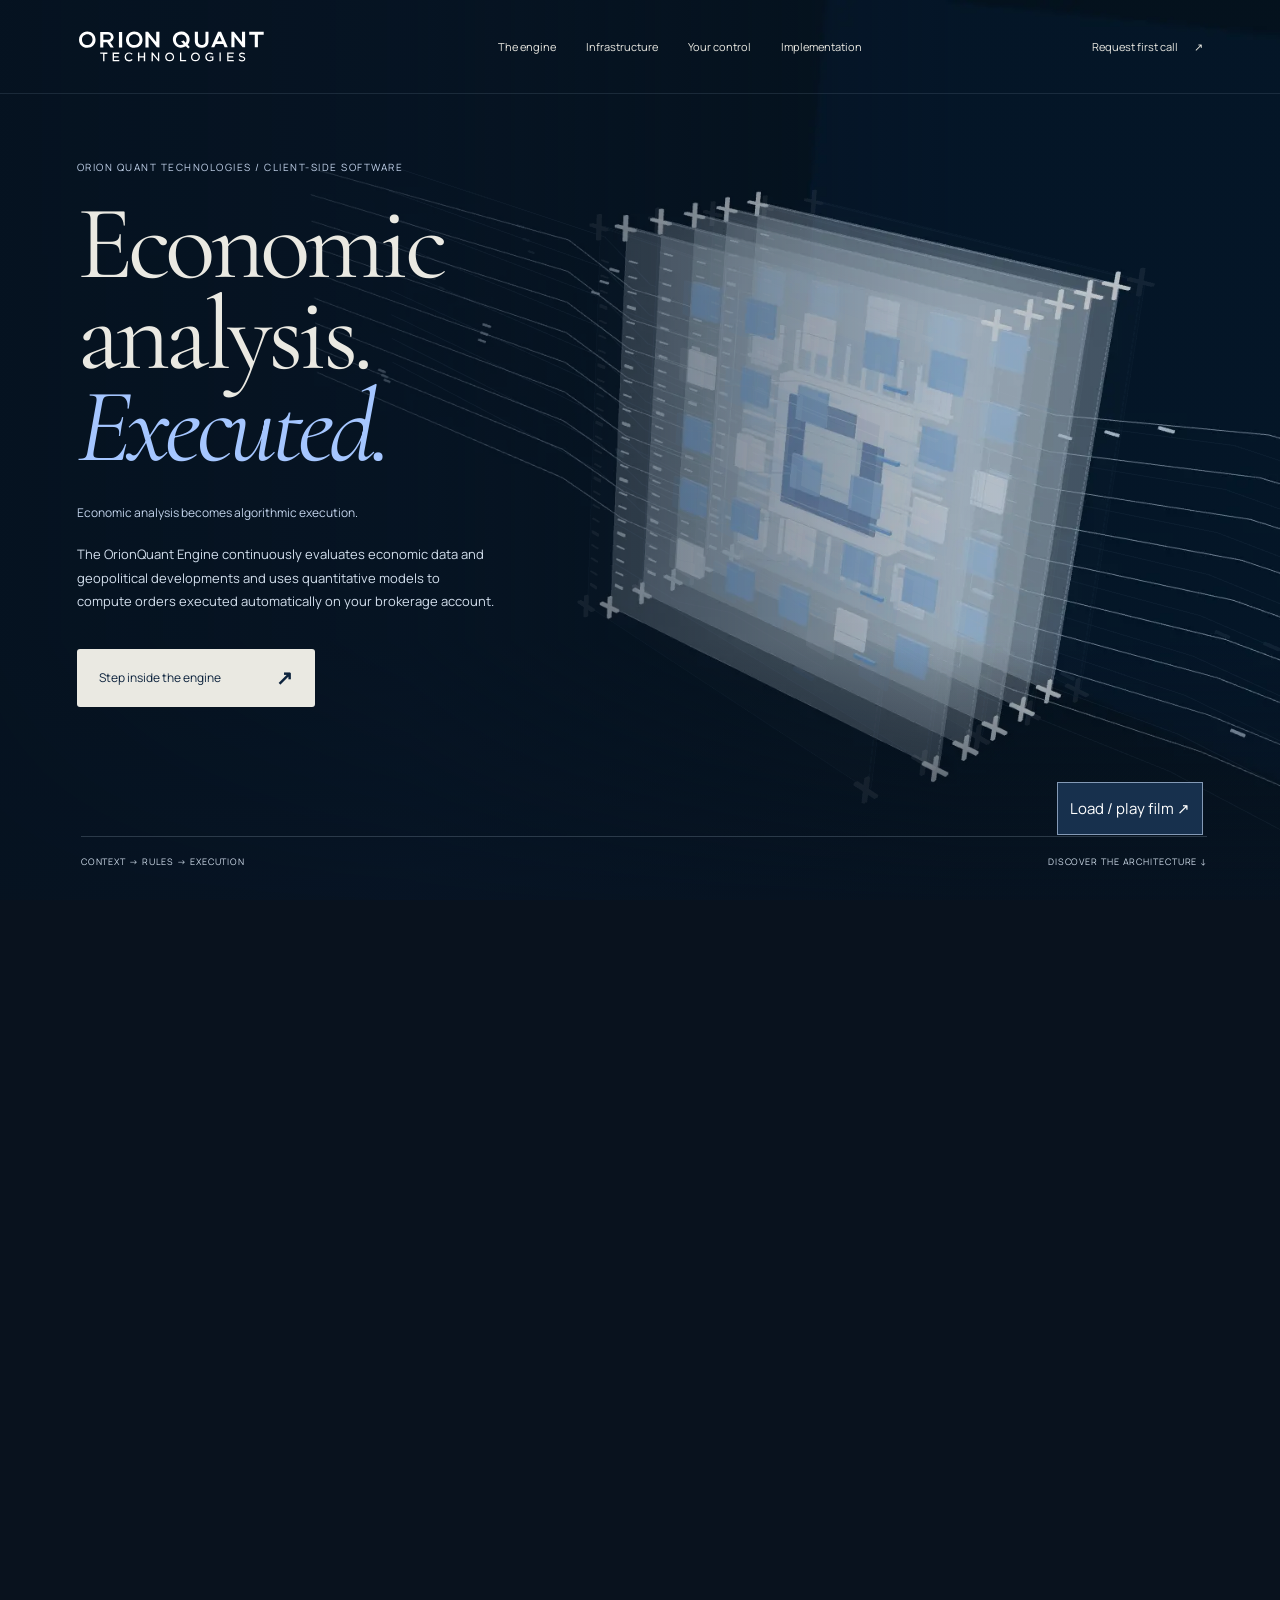
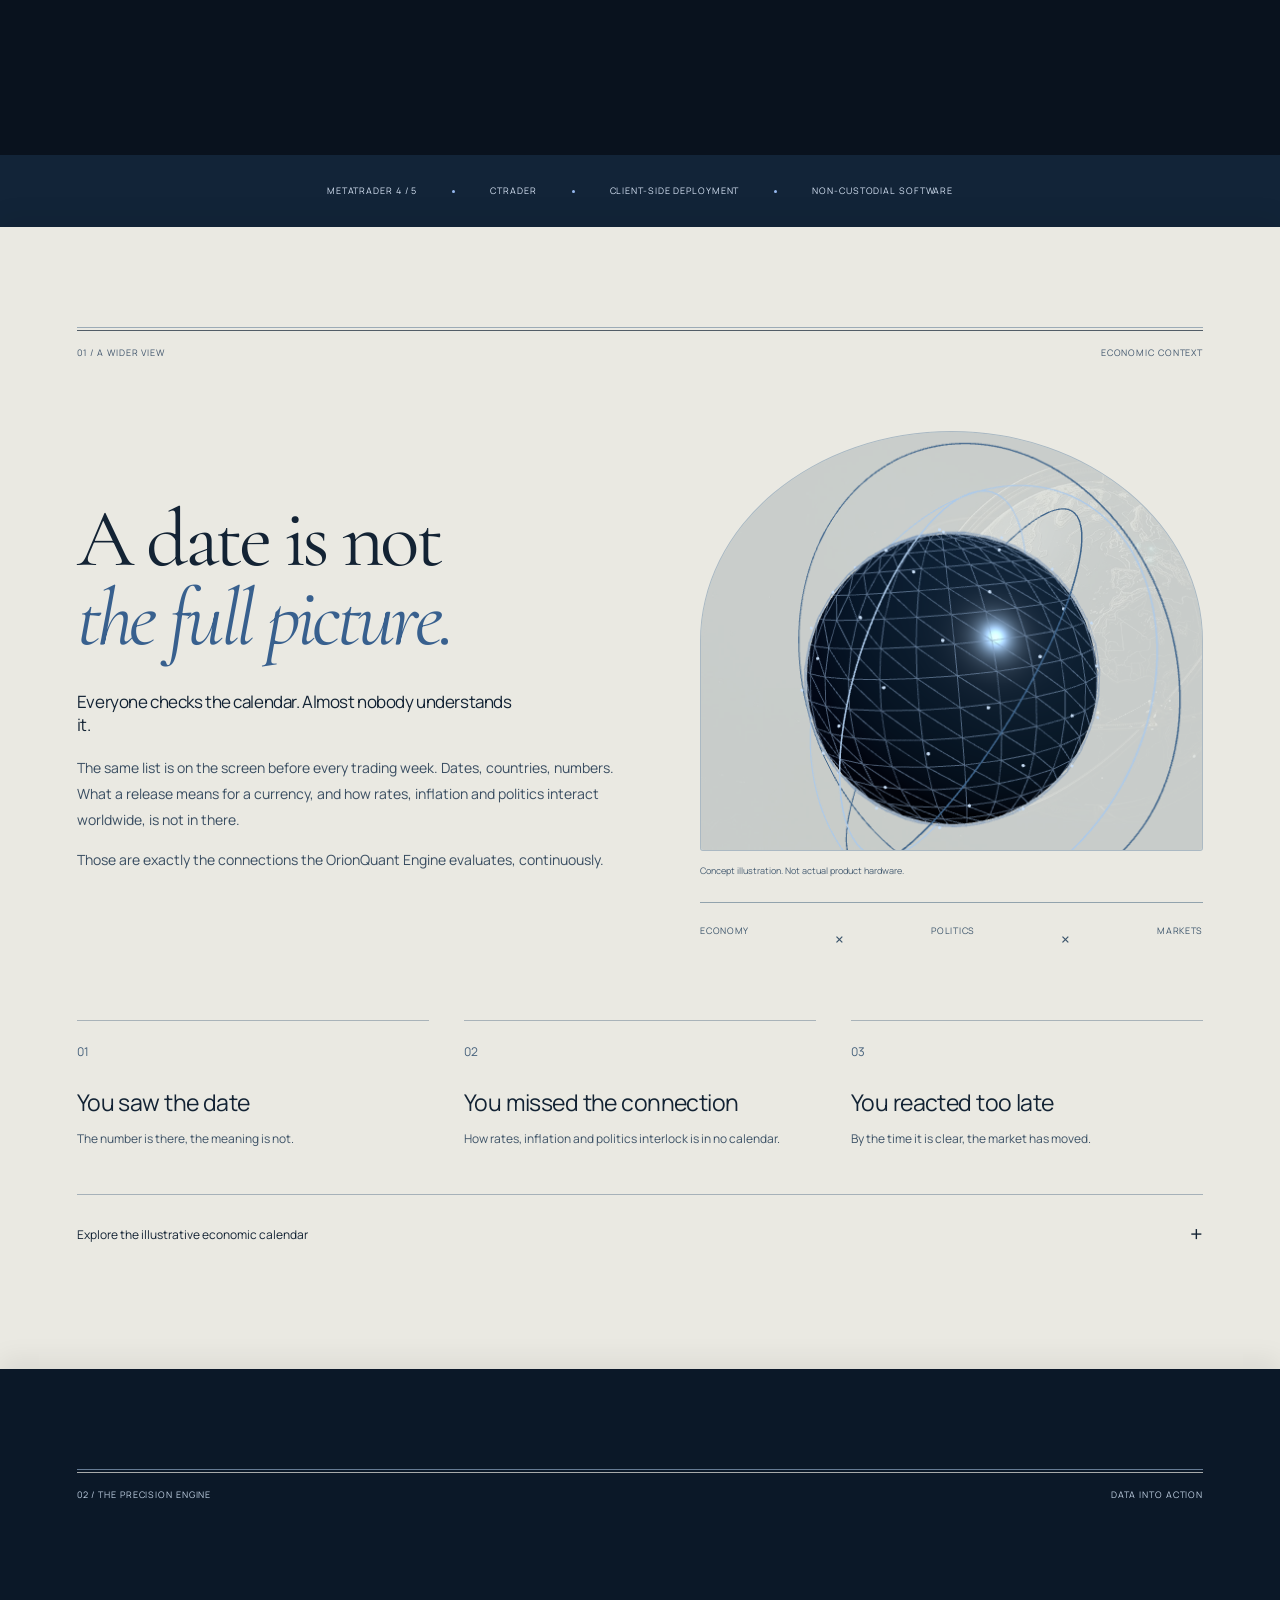
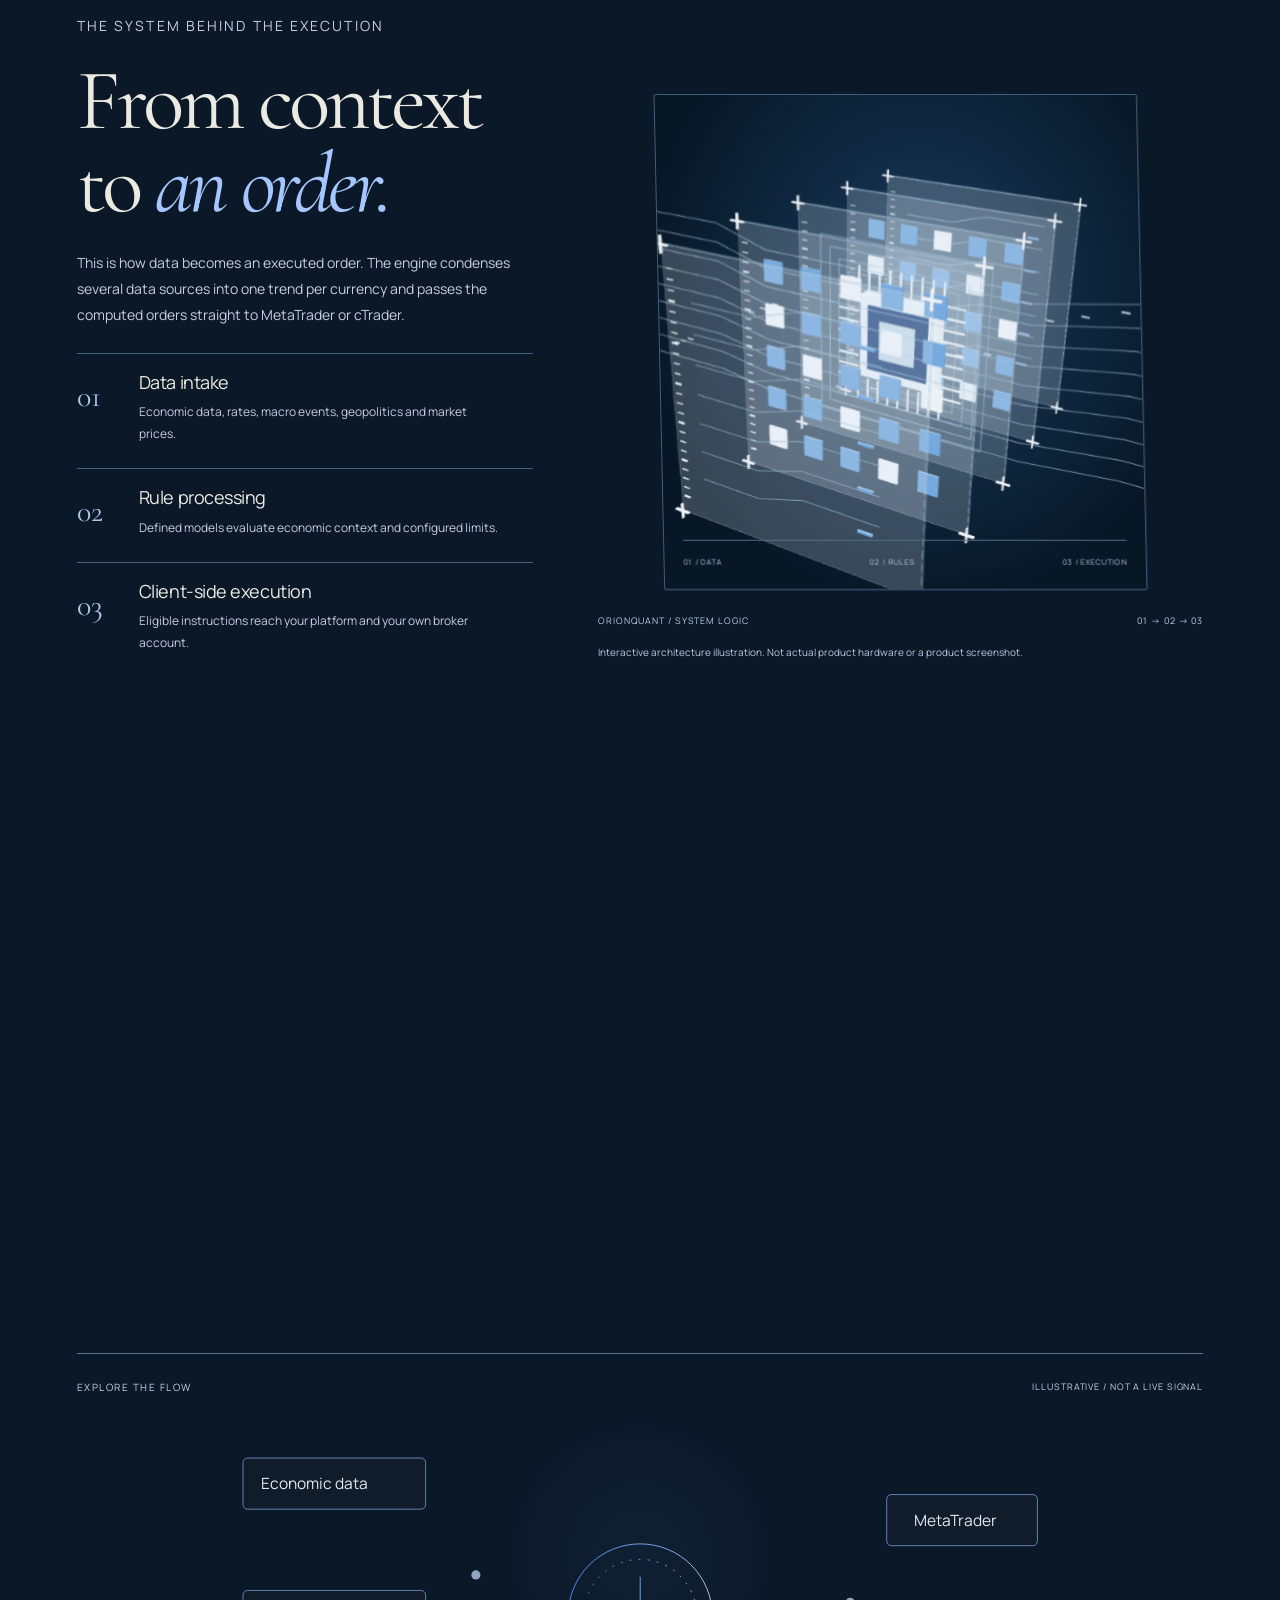
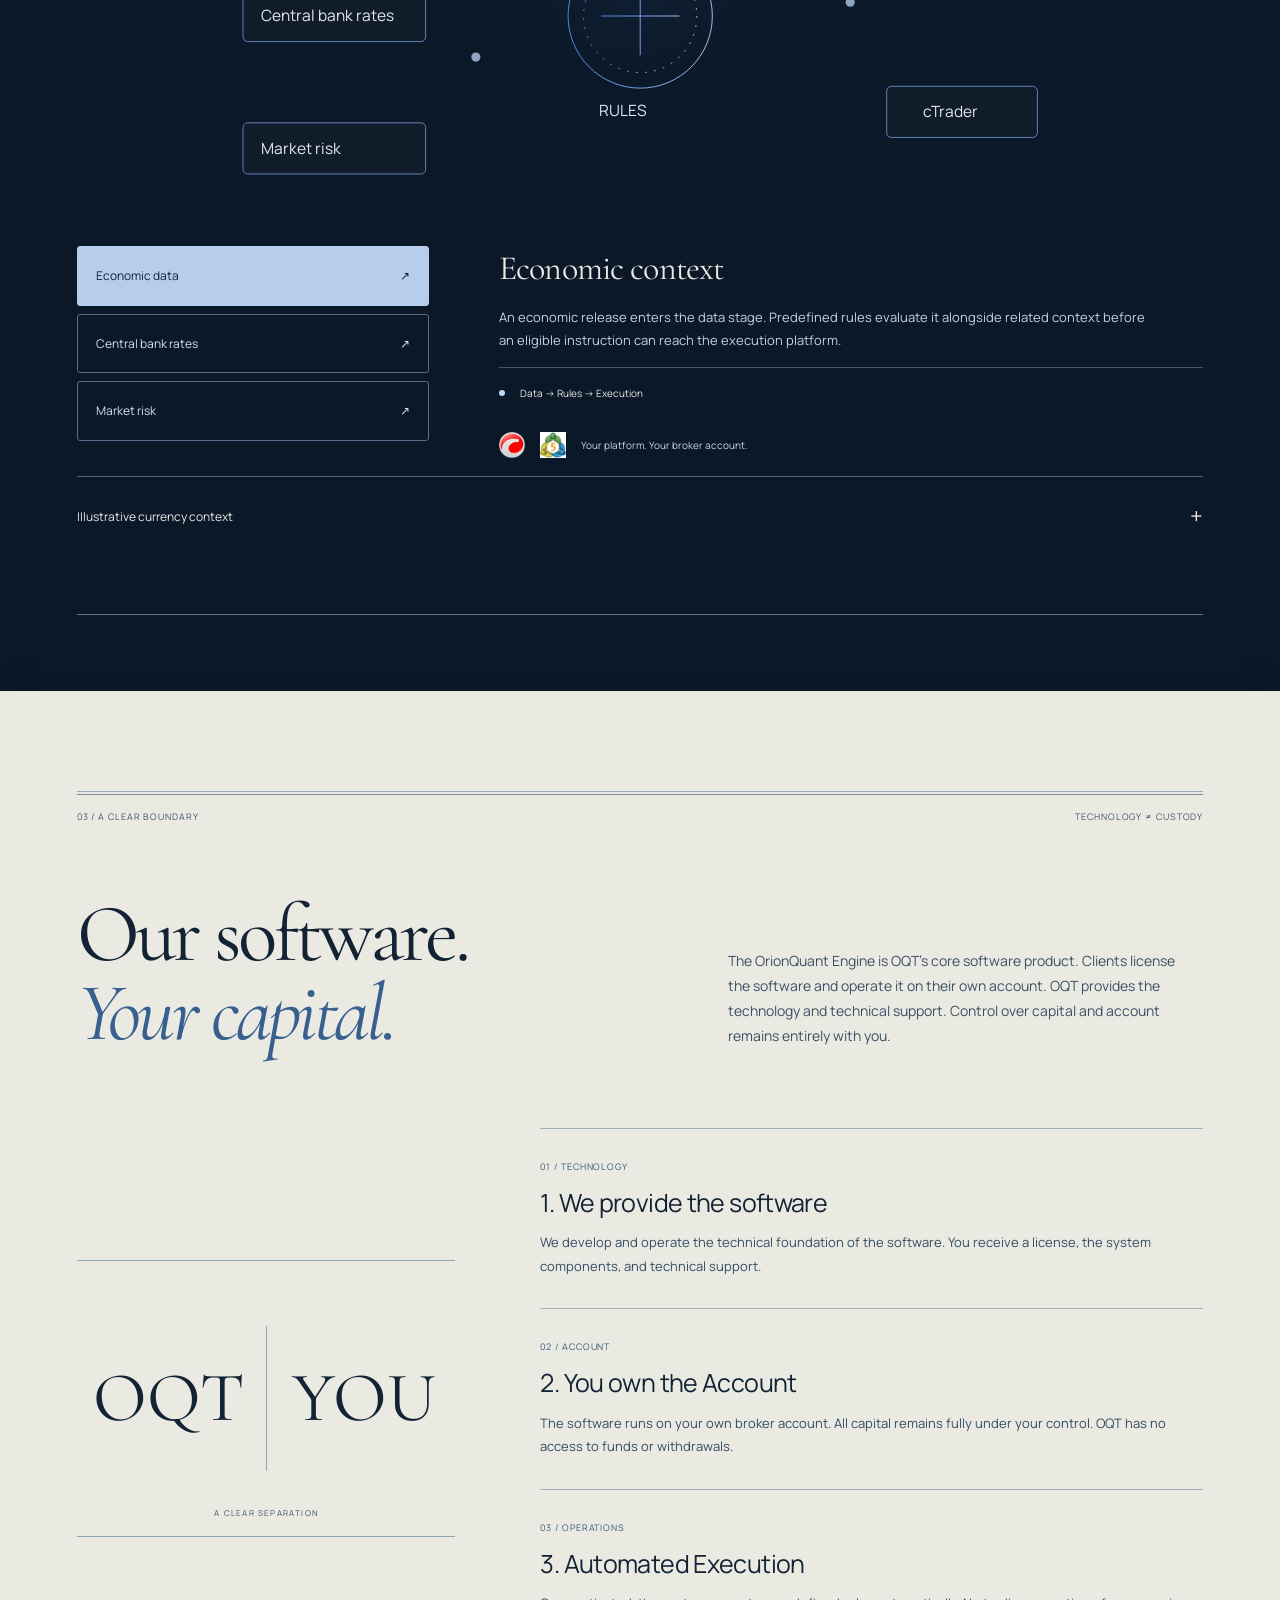
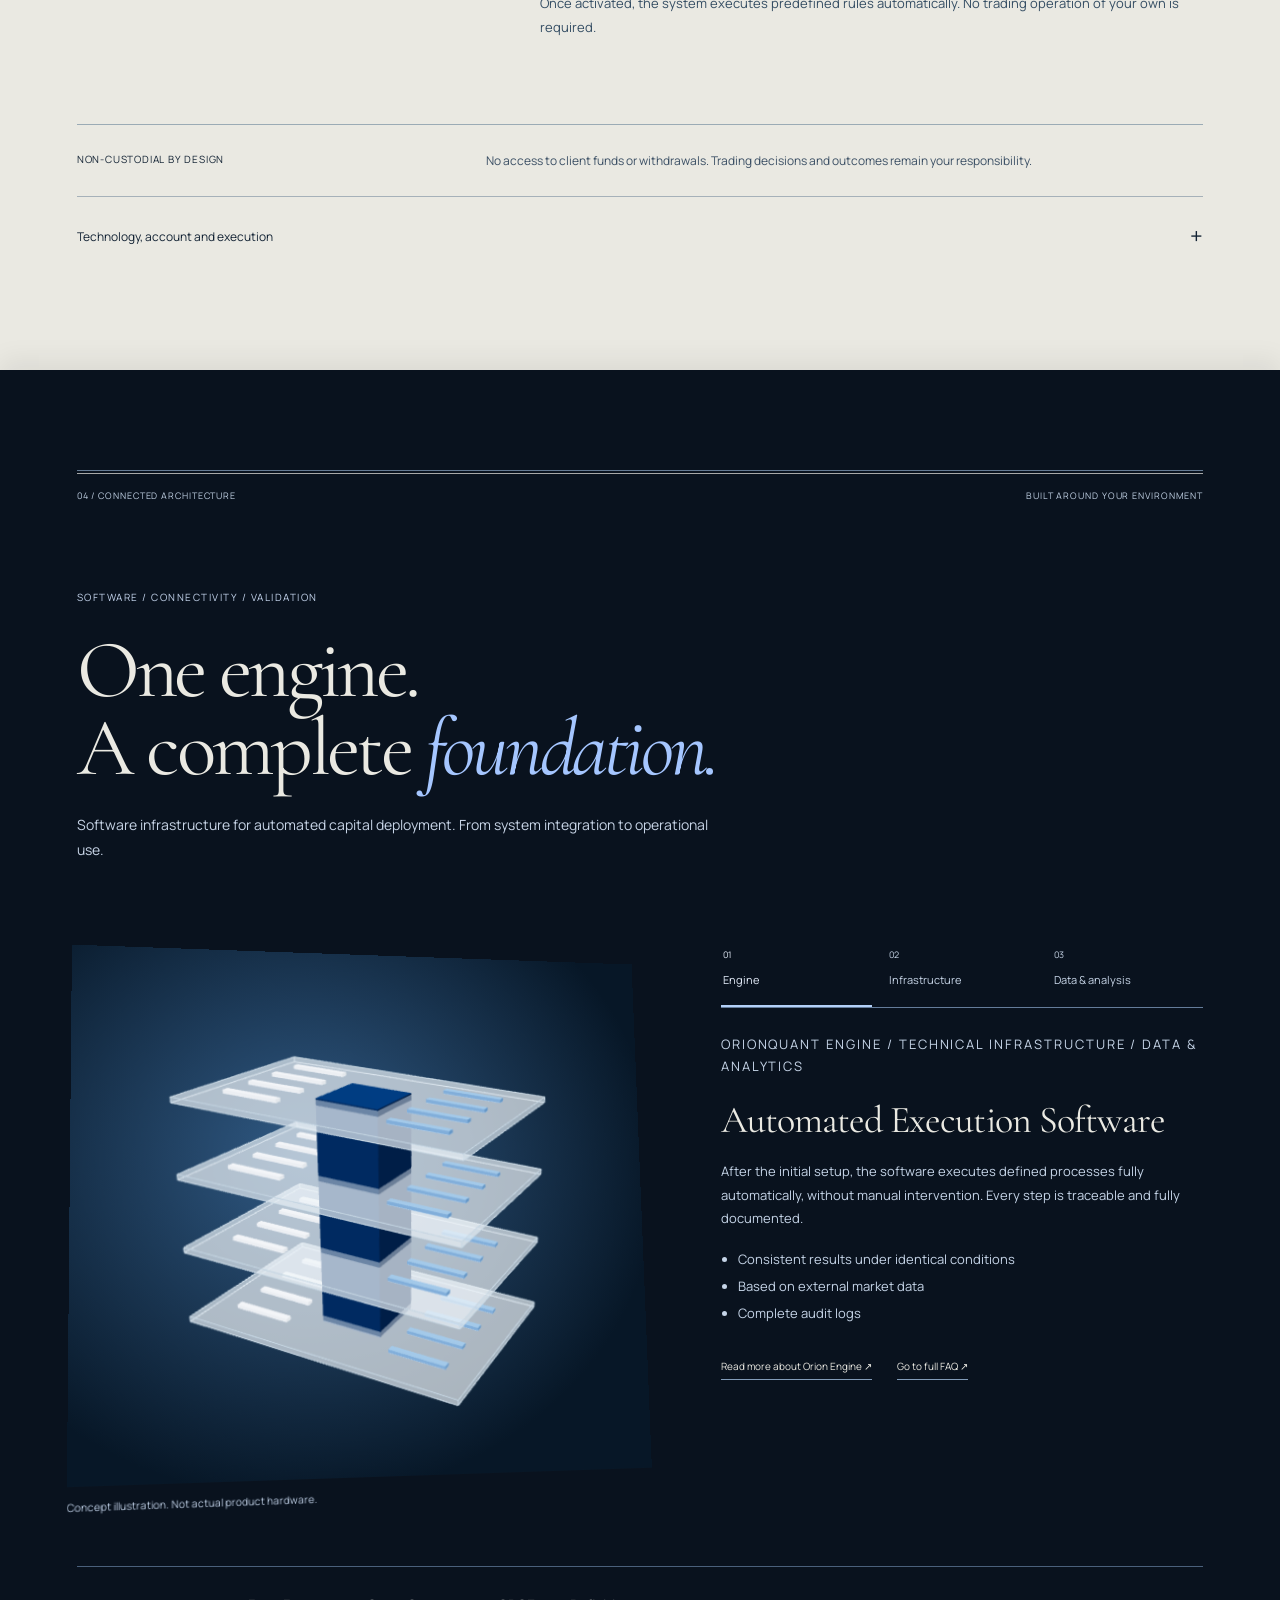
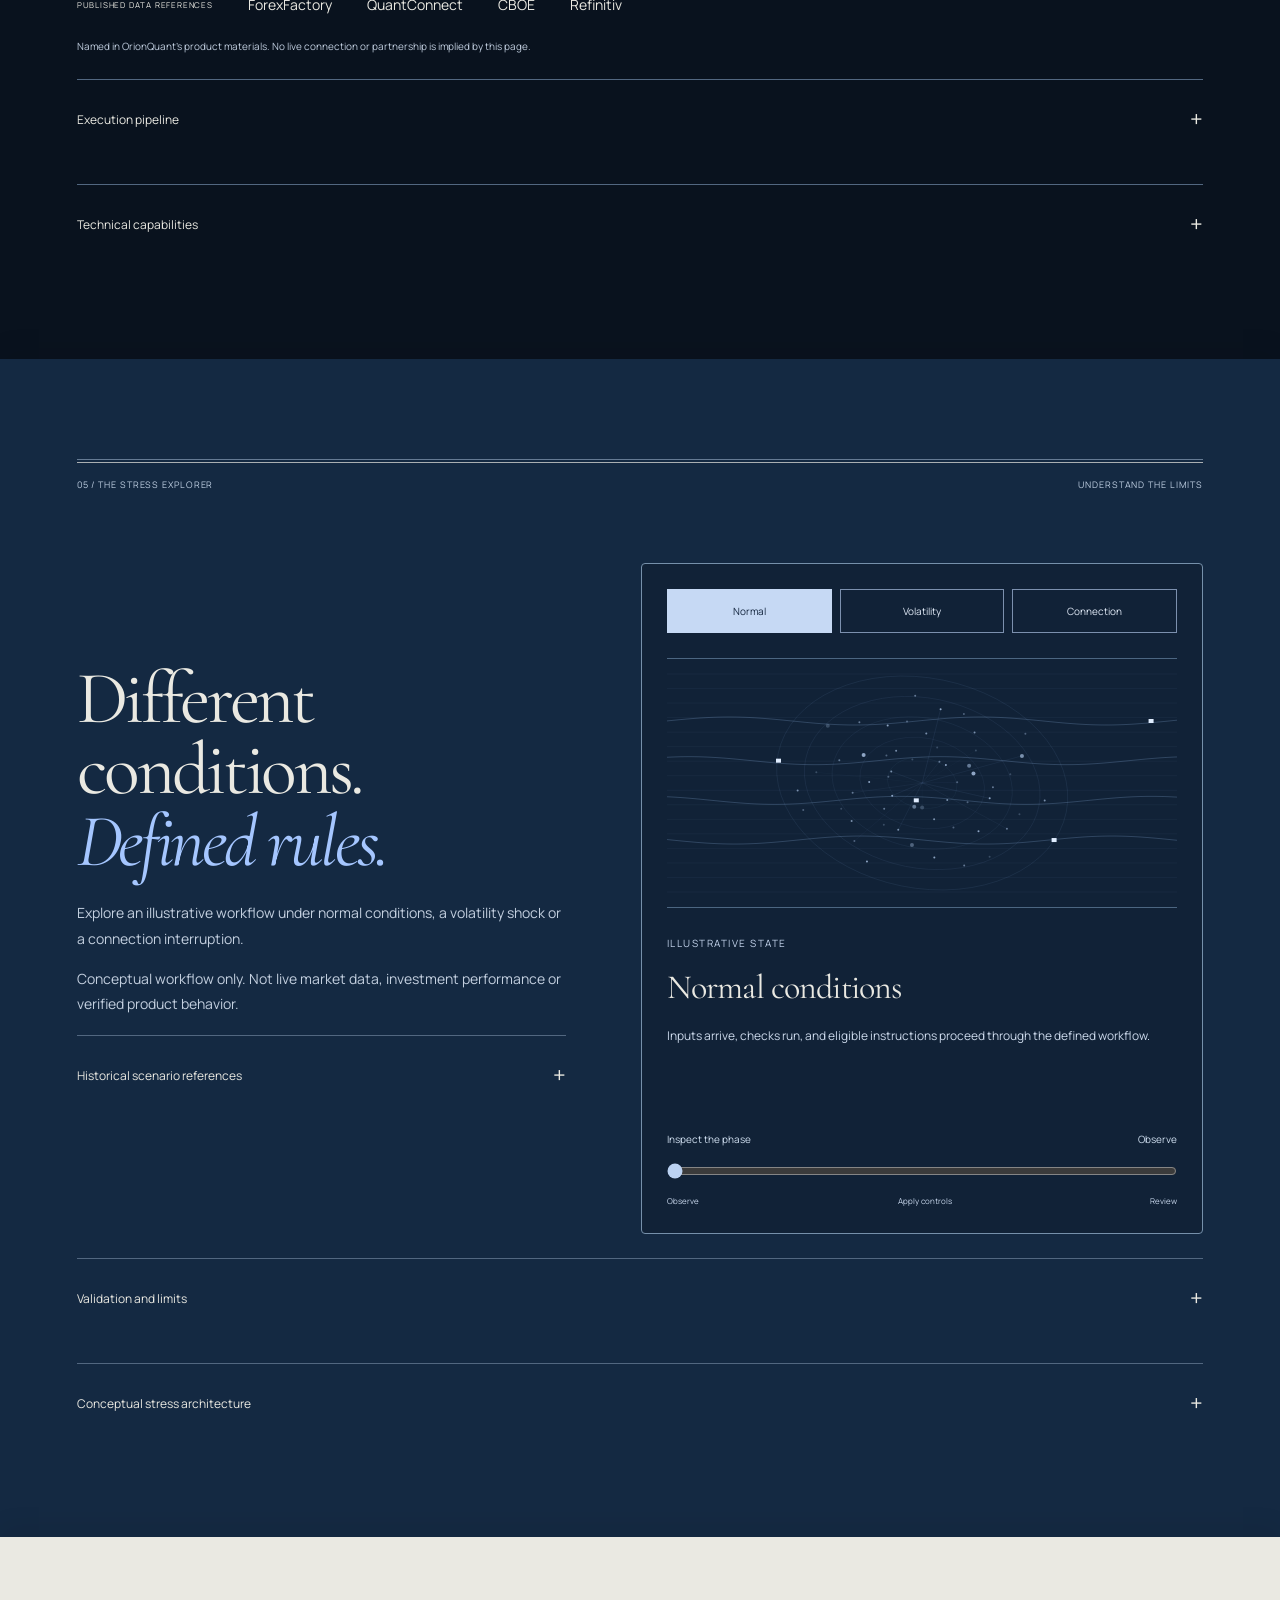
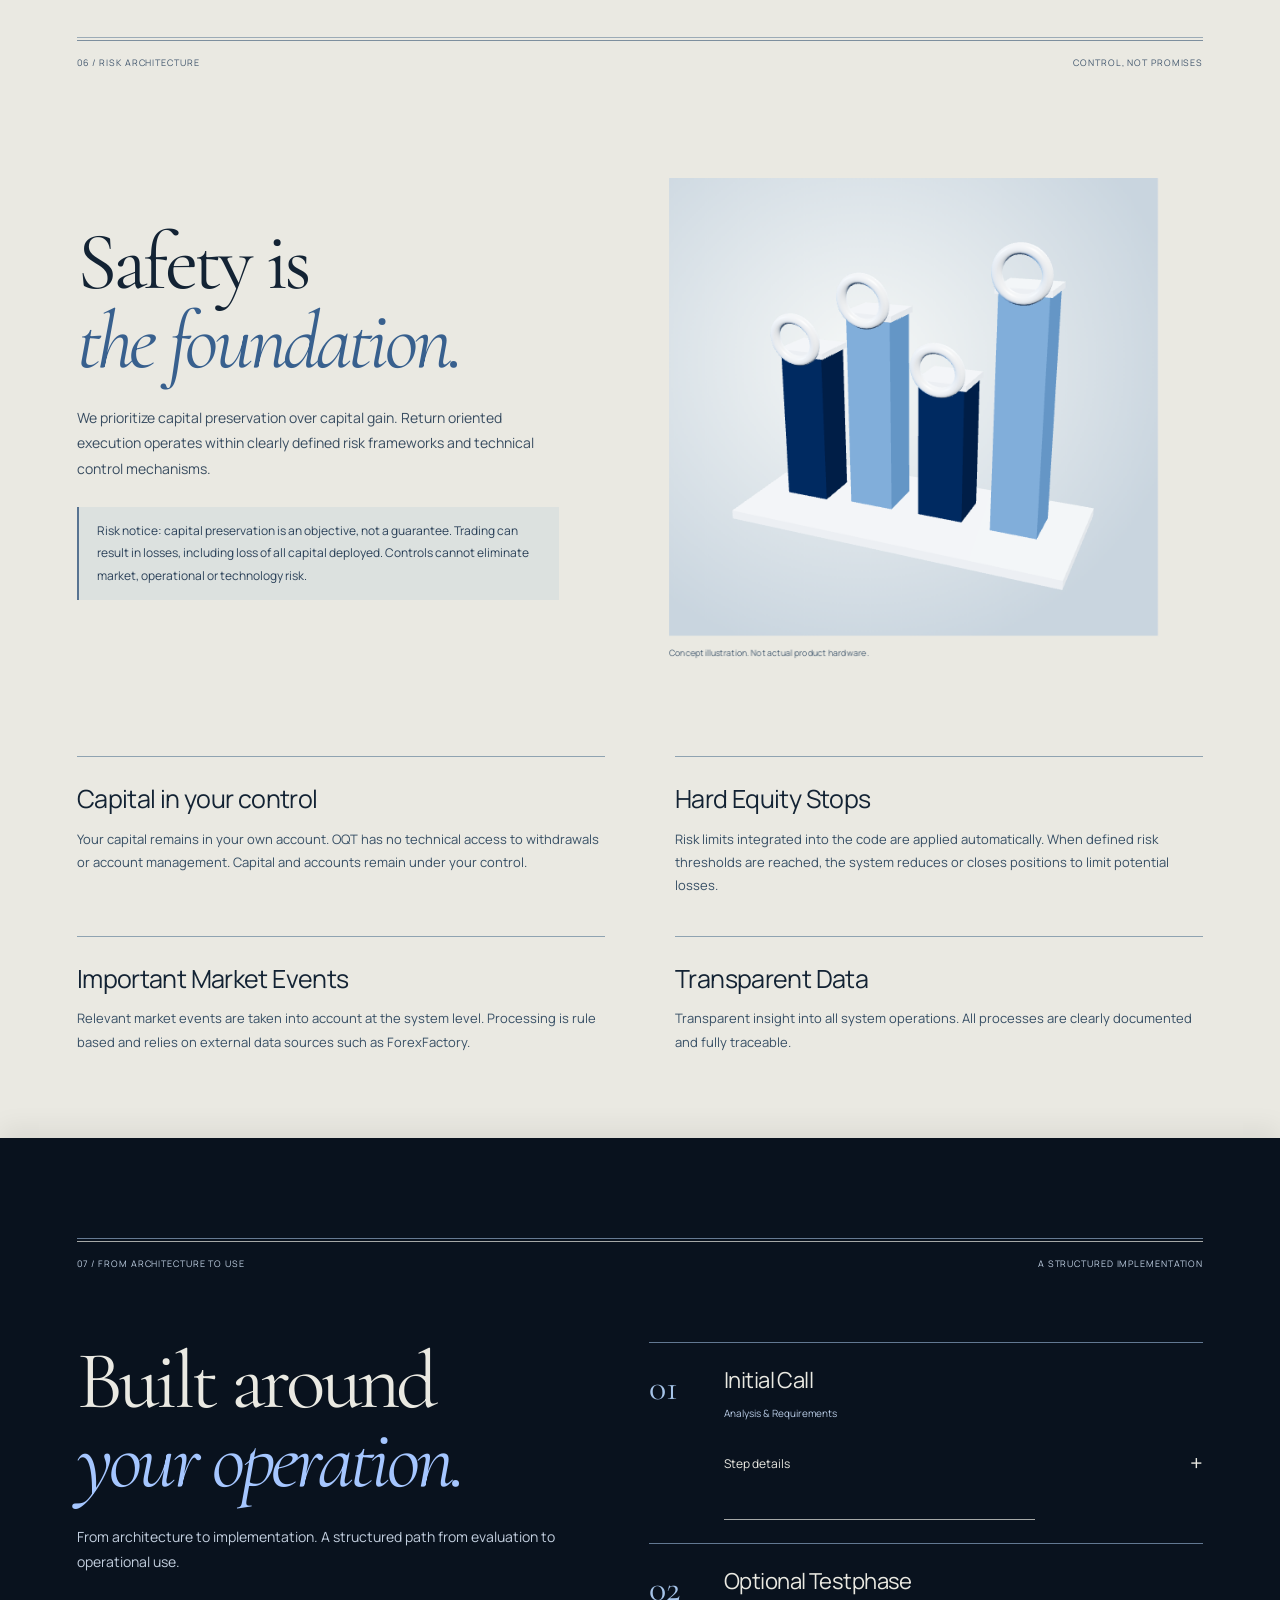
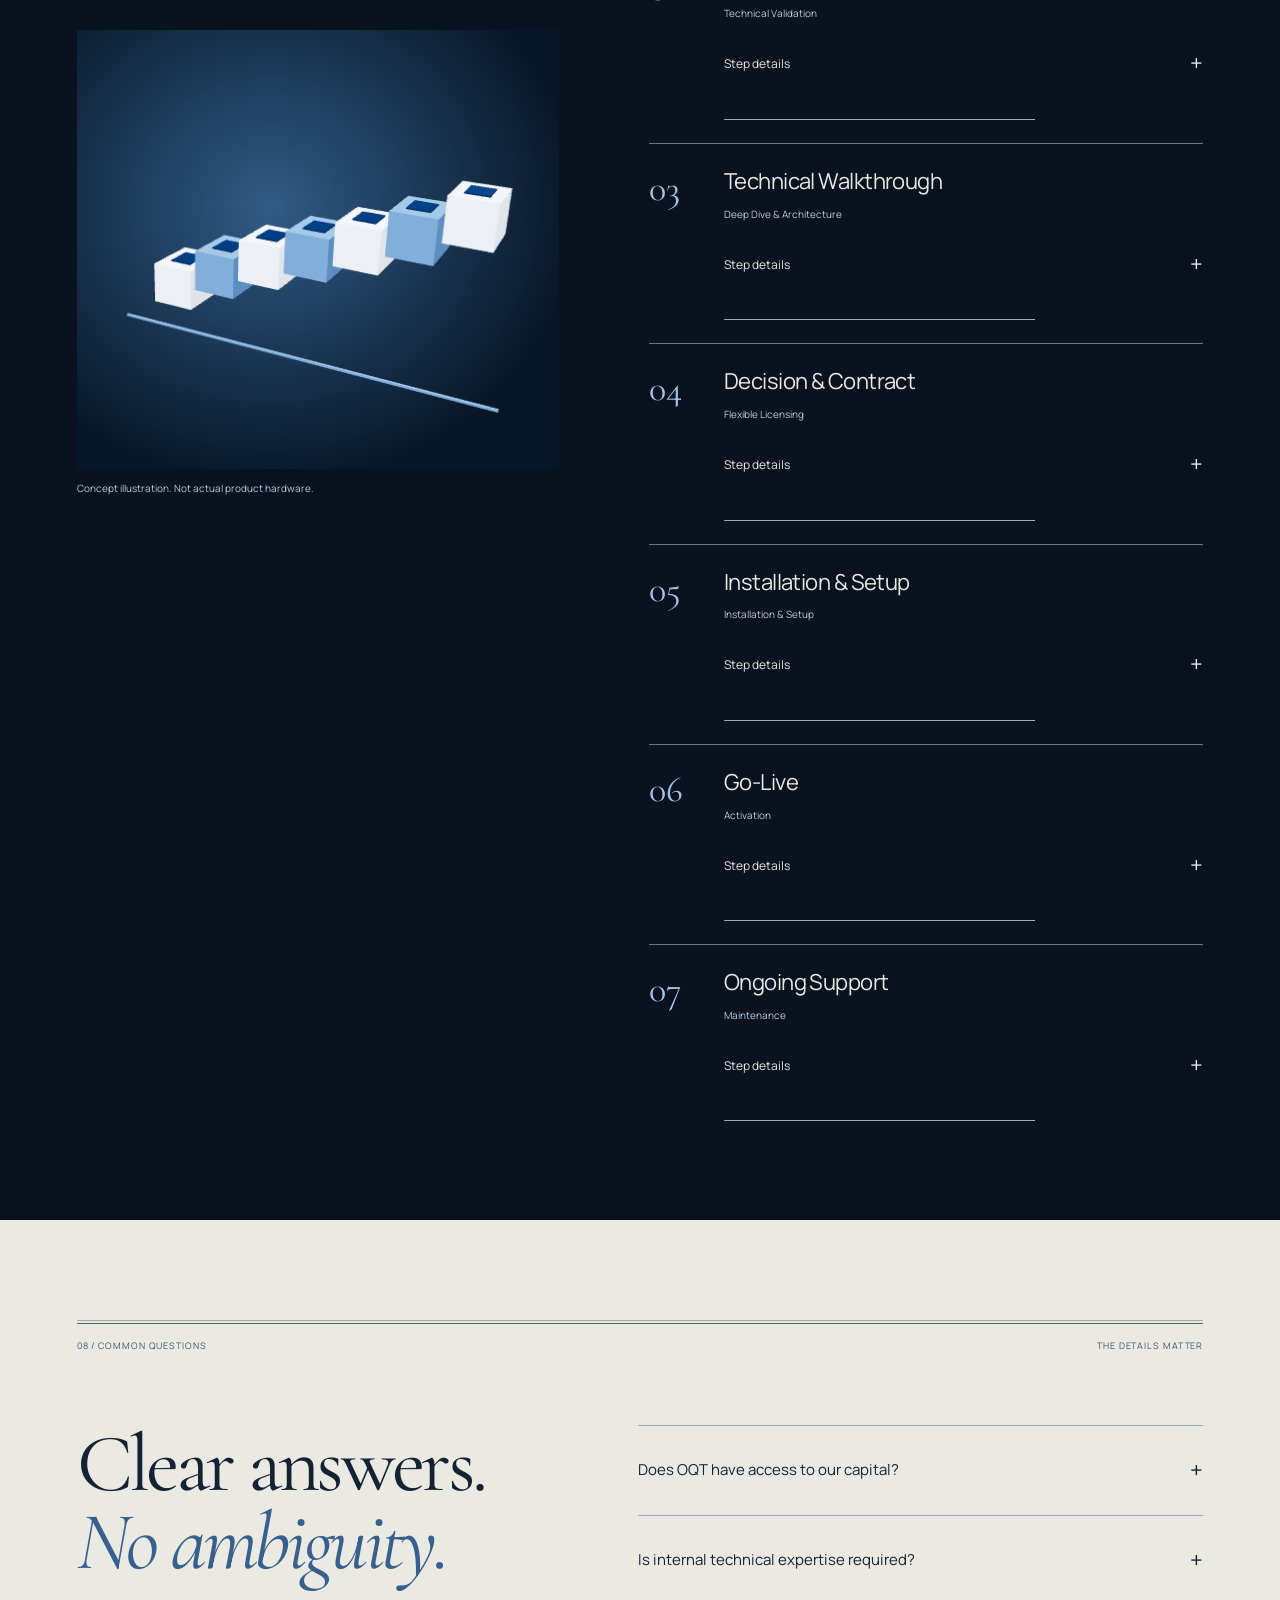
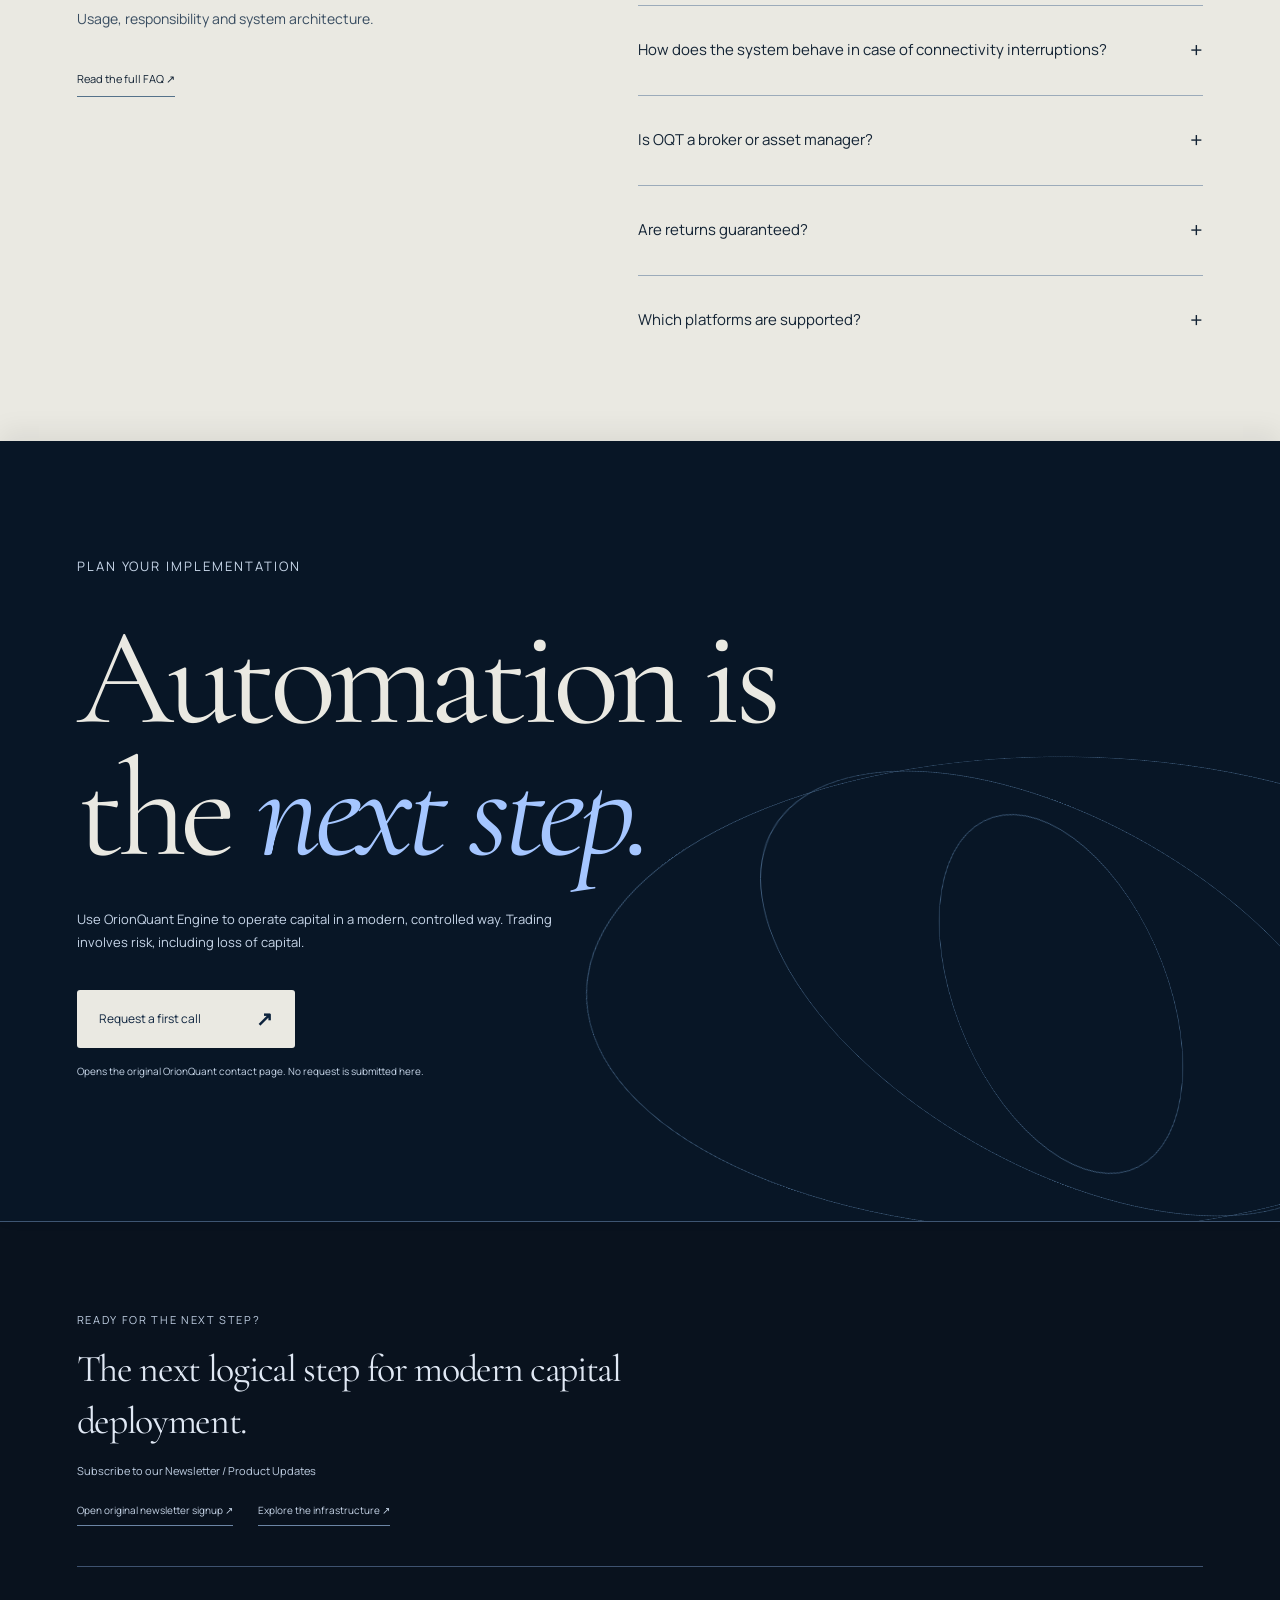
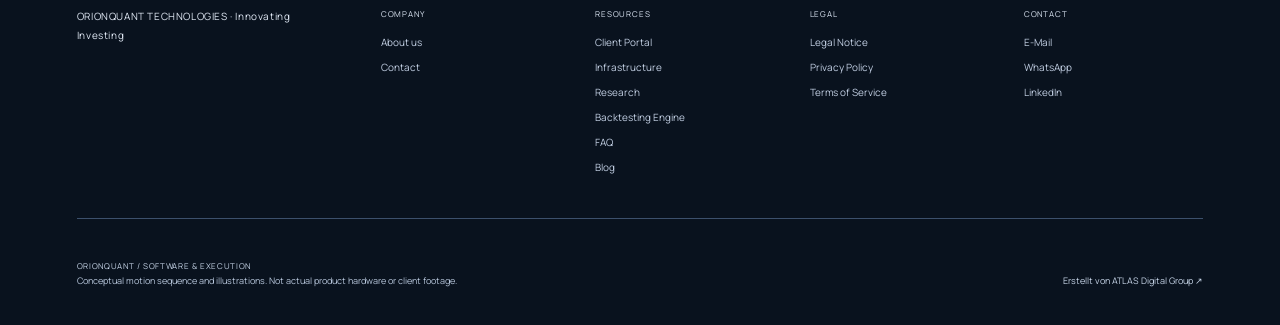
<file: art-v9/index.html>
<!DOCTYPE html>

<html lang="en"><head><meta charset="utf-8"/><meta content="width=device-width,initial-scale=1" name="viewport"/><meta content="noindex,nofollow" name="robots"/><title>OrionQuant | Precision in motion</title><meta content="Economic context. Rule-based execution. Capital in your control." name="description"/><link href="v9-design.css?v=art-v9-20261009" rel="stylesheet"/></head><body>
<a class="skip-link" href="#context">Skip to content</a><header class="top"><a class="wordmark" href="#home"><img alt="Orion Quant Technologies" height="39" src="../3-orion-logo-original.svg" width="220"/></a><nav aria-label="Main"><a href="#engine">The engine</a><a href="#services">Infrastructure</a><a href="#risk">Your control</a><a href="#process">Implementation</a></nav><a class="contact" href="https://www.orionquant.com/contact-us/">Request first call <span>↗</span></a><button aria-controls="phone-nav" aria-expanded="false" class="menu-toggle">Menu <span>+</span></button></header><nav aria-label="Mobile" hidden="" id="phone-nav"><a href="#engine">The engine</a><a href="#services">Infrastructure</a><a href="#risk">Your control</a><a href="#process">Implementation</a><a href="https://www.orionquant.com/contact-us/">Request first call ↗</a></nav>
<main><section class="hero" id="home"><div class="film-stage"><video aria-label="Conceptual precision-engine CGI" autoplay="" loop="" muted="" playsinline="" poster="assets/5-v8-poster-desktop.webp" preload="metadata"><source media="(max-width:650px)" src="assets/9-v9-hero-phone.mp4" type="video/mp4"/><source src="assets/4-v8-hero-desktop.mp4" type="video/mp4"/></video><div class="hero-shade"></div></div><canvas aria-hidden="true" id="hero-glass"></canvas><div class="hero-content"><p class="eyebrow">ORION QUANT TECHNOLOGIES / CLIENT-SIDE SOFTWARE</p><h1>Economic<br/>analysis.<br/><em>Executed.</em></h1><p class="hero-original-line">Economic analysis becomes algorithmic execution.</p><p class="lead">The OrionQuant Engine continuously evaluates economic data and geopolitical developments and uses quantitative models to compute orders executed automatically on your brokerage account.</p><a class="button" href="#engine">Step inside the engine <span>↗</span></a></div><button class="film-start" hidden="" type="button">Play film ↗</button><div class="hero-foot"><span>CONTEXT → RULES → EXECUTION</span><span>DISCOVER THE ARCHITECTURE ↓</span></div></section>
<div aria-label="Supported platforms and operating model" class="platform-band"><span>METATRADER 4 / 5</span><i></i><span>CTRADER</span><i></i><span>CLIENT-SIDE DEPLOYMENT</span><i></i><span>NON-CUSTODIAL SOFTWARE</span></div>
<section class="context section light" id="context"><div class="chapter-head"><span>01 / A WIDER VIEW</span><span>ECONOMIC CONTEXT</span></div><div class="context-layout"><div class="section-head"><h2>A date is not<br/><em>the full picture.</em></h2><h3>Everyone checks the calendar. Almost nobody understands it.</h3><p>The same list is on the screen before every trading week. Dates, countries, numbers. What a release means for a currency, and how rates, inflation and politics interact worldwide, is not in there.</p><p>Those are exactly the connections the OrionQuant Engine evaluates, continuously.</p></div><div class="context-instrument"><figure class="context-art"><img alt="Concept illustration of connected global economic context" class="context-underlay" height="572" loading="lazy" src="assets/3-v6-world.webp" width="1024"/><canvas aria-hidden="true" id="context-globe"></canvas></figure><figcaption class="context-caption">Concept illustration. Not actual product hardware.</figcaption><div class="coordinate-row"><span>ECONOMY</span><b>×</b><span>POLITICS</span><b>×</b><span>MARKETS</span></div></div></div><div class="context-points"><article><span>01</span><h3>You saw the date</h3><p>The number is there, the meaning is not.</p></article><article><span>02</span><h3>You missed the connection</h3><p>How rates, inflation and politics interlock is in no calendar.</p></article><article><span>03</span><h3>You reacted too late</h3><p>By the time it is clear, the market has moved.</p></article></div><details class="v6-details calendar-detail"><summary>Explore the illustrative economic calendar</summary><div class="calendar-sheet"><div class="calendar-top"><span>ECONOMIC CALENDAR</span><span>ILLUSTRATIVE / NOT LIVE</span></div><div aria-label="Original illustrative economic calendar" class="calendar-window" tabindex="0"><div class="calendar-row"><b>13:30</b><i>USD</i><span>Core Durable Goods Orders</span></div><div class="calendar-row"><b>14:00</b><i>EUR</i><span>German ifo Business Climate</span></div><div class="calendar-row"><b>15:00</b><i>USD</i><span>Consumer Sentiment</span></div><div class="calendar-row"><b>16:05</b><i>USD</i><span>FOMC Member Speaks</span></div><div class="calendar-row"><b>17:00</b><i>JPY</i><span>Tokyo Core CPI</span></div><div class="calendar-row"><b>18:30</b><i>EUR</i><span>ECB President Speaks</span></div><div class="calendar-row"><b>21:00</b><i>AUD</i><span>Retail Sales</span></div><div class="calendar-row"><b>22:15</b><i>CNY</i><span>Manufacturing PMI</span></div><div class="calendar-row"><b>23:00</b><i>GBP</i><span>Bank Holiday</span></div><div class="calendar-row"><b>09:30</b><i>GBP</i><span>Mortgage Approvals</span></div><div class="calendar-row"><b>11:00</b><i>EUR</i><span>Core CPI Flash Estimate</span></div><div class="calendar-row"><b>14:15</b><i>USD</i><span>ADP Employment Change</span></div><div class="calendar-row"><b>14:30</b><i>USD</i><span>Prelim GDP q/q</span></div><div class="calendar-week">KW 36</div><div class="calendar-row"><b>09:00</b><i>CHF</i><span>Foreign Currency Reserves</span></div><div class="calendar-row"><b>14:30</b><i>USD</i><span>Unemployment Claims</span></div><div class="calendar-row"><b>14:30</b><i>CAD</i><span>Employment Change</span></div><div class="calendar-row"><b>15:45</b><i>CAD</i><span>Ivey PMI</span></div><div class="calendar-row"><b>16:00</b><i>CNY</i><span>CPI y/y</span></div><div class="calendar-row"><b>08:00</b><i>GBP</i><span>GDP m/m</span></div><div class="calendar-row"><b>11:00</b><i>EUR</i><span>ZEW Economic Sentiment</span></div><div class="calendar-row"><b>14:15</b><i>EUR</i><span>Main Refinancing Rate</span></div><div class="calendar-row"><b>14:30</b><i>AUD</i><span>Unemployment Rate</span></div><div class="calendar-row"><b>03:30</b><i>AUD</i><span>Goods Trade Balance</span></div><div class="calendar-row"><b>07:55</b><i>CAD</i><span>BOC Gov Speaks</span></div><div class="calendar-row"><b>06:41</b><i>CNY</i><span>New Loans</span></div><div class="calendar-row"><b>14:30</b><i>USD</i><span>Core Retail Sales</span></div><div class="calendar-week">KW 37</div><div class="calendar-row"><b>03:30</b><i>AUD</i><span>NAB Business Confidence</span></div><div class="calendar-row"><b>08:00</b><i>GBP</i><span>Claimant Count Change</span></div><div class="calendar-row"><b>08:00</b><i>GBP</i><span>Average Earnings Index</span></div><div class="calendar-row"><b>14:30</b><i>USD</i><span>Core CPI y/y?</span></div><div class="calendar-row"><b>14:30</b><i>USD</i><span>CPI m/m</span></div><div class="calendar-row"><b>11:00</b><i>EUR</i><span>Industrial Production</span></div><div class="calendar-row"><b>14:15</b><i>EUR</i><span>Monetary Policy Statement</span></div><div class="calendar-row"><b>16:00</b><i>USD</i><span>Crude Oil Inventories</span></div><div class="calendar-row"><b>23:50</b><i>JPY</i><span>Core Machinery Orders</span></div><div class="calendar-row"><b>10:00</b><i>EUR</i><span>Trade Balance</span></div><div class="calendar-row"><b>13:00</b><i>GBP</i><span>Official Bank Rate</span></div><div class="calendar-row"><b>14:30</b><i>USD</i><span>Retail Sales m/m</span></div><div class="calendar-row"><b>15:15</b><i>USD</i><span>Industrial Production</span></div><div class="calendar-row"><b>16:00</b><i>USD</i><span>Consumer Sentiment</span></div><div class="calendar-row"><b>22:30</b><i>NZD</i><span>Business NZ Manufacturing</span></div></div><div class="calendar-bottom"><span>INPUTS</span><strong>One event. A wider economic context.</strong></div></div></details></section>
<section class="engine section" id="engine"><div class="chapter-head"><span>02 / THE PRECISION ENGINE</span><span>DATA INTO ACTION</span></div><div class="engine-story"><div class="engine-copy section-head"><p class="eyebrow">THE SYSTEM BEHIND THE EXECUTION</p><h2>From context<br/>to <em>an order.</em></h2><p>This is how data becomes an executed order. The engine condenses several data sources into one trend per currency and passes the computed orders straight to MetaTrader or cTrader.</p><div class="engine-stages"><article><span>01</span><div><h3>Data intake</h3><p>Economic data, rates, macro events, geopolitics and market prices.</p></div></article><article><span>02</span><div><h3>Rule processing</h3><p>Defined models evaluate economic context and configured limits.</p></div></article><article><span>03</span><div><h3>Client-side execution</h3><p>Eligible instructions reach your platform and your own broker account.</p></div></article></div></div><div class="engine-portrait"><div class="engine-frame"><canvas id="engine-instrument" aria-label="Illustrative software layers"></canvas><div class="instrument-labels" aria-hidden="true"><span>01 / DATA</span><span>02 / RULES</span><span>03 / EXECUTION</span></div></div><div class="instrument-caption"><span>ORIONQUANT / SYSTEM LOGIC</span><span>01 → 02 → 03</span></div><p class="fine">Interactive architecture illustration. Not actual product hardware or a product screenshot.</p></div></div><div class="flow-lab"><div class="lab-title"><span class="eyebrow">EXPLORE THE FLOW</span><span>ILLUSTRATIVE / NOT A LIVE SIGNAL</span></div><svg aria-label="Illustrative path from economic context through rule processing to client-side execution" class="signal-architecture" role="img" viewbox="0 0 900 460"><defs><lineargradient id="flow"><stop stop-color="#578cff"></stop><stop offset="1" stop-color="#b3d0ff"></stop></lineargradient></defs><g fill="none" stroke="#506077" stroke-width="1"><path class="flow-path" d="M40 85H220Q270 85 270 135V185Q270 230 330 230H370"></path><path class="flow-path" d="M40 230H370"></path><path class="flow-path" d="M40 375H220Q270 375 270 325V275Q270 230 330 230H370"></path><path class="flow-path" d="M530 230H660Q700 230 700 185V125H860"></path><path class="flow-path" d="M530 230H660Q700 230 700 275V335H860"></path></g><g class="core-orbit" fill="none" stroke="url(#flow)"><circle cx="450" cy="230" r="79"></circle><circle cx="450" cy="230" r="62" stroke-dasharray="2 8"></circle><path d="M407 230h86M450 187v86"></path></g><g fill="#8fa4c0"><circle class="data-pulse" cx="270" cy="185" r="5"></circle><circle class="data-pulse" cx="270" cy="275" r="5"></circle><circle class="data-pulse" cx="680" cy="215" r="5"></circle></g><g class="flow-badge" fill="#111c2a" stroke="#688bc3"><rect height="56" rx="5" width="200" x="15" y="57"></rect><rect height="56" rx="5" width="200" x="15" y="202"></rect><rect height="56" rx="5" width="200" x="15" y="347"></rect><rect height="56" rx="5" width="165" x="720" y="97"></rect><rect height="56" rx="5" width="165" x="720" y="307"></rect></g><g fill="#e1e8f3" font-family="Manrope,Arial" font-size="17"><text x="35" y="91">Economic data</text><text x="35" y="236">Central bank rates</text><text x="35" y="381">Market risk</text><text x="750" y="131">MetaTrader</text><text x="760" y="341">cTrader</text><text x="405" y="340">RULES</text></g></svg><div class="engine-lab"><div aria-label="Data inputs" class="input-list" role="group"><button aria-pressed="true" data-input="macro">Economic data <b>↗</b></button><button aria-pressed="false" data-input="rates">Central bank rates <b>↗</b></button><button aria-pressed="false" data-input="risk">Market risk <b>↗</b></button></div><div class="engine-output"><h3 id="input-title">Economic context</h3><p id="input-detail">An economic release enters the data stage. Predefined rules evaluate it alongside related context before an eligible instruction can reach the execution platform.</p><div class="output-stage"><i></i><span>Data → Rules → Execution</span></div><div class="platform-target"><img alt="cTrader" height="600" loading="lazy" src="../2-ctrader-original.webp" width="600"/><img alt="MetaTrader 5" height="230" loading="lazy" src="../4-metatrader-original.png" width="230"/><span>Your platform. Your broker account.</span></div></div></div><details><summary>Illustrative currency context</summary><div class="currency-context"><span>ILLUSTRATIVE CURRENCY CONTEXT</span><div><b>EUR</b><i class="positive">Strong</i><em></em></div><div><b>USD</b><i>Neutral</i><em></em></div><div><b>GBP</b><i>Weak</i><em></em></div><small>Example only. No recommendation or live signal.</small></div></details></div></section>
<section class="control section light" id="control"><div class="chapter-head"><span>03 / A CLEAR BOUNDARY</span><span>TECHNOLOGY ≠ CUSTODY</span></div><div class="control-heading"><h2>Our software.<br/><em>Your capital.</em></h2><p>The OrionQuant Engine is OQT's core software product. Clients license the software and operate it on their own account. OQT provides the technology and technical support. Control over capital and account remains entirely with you.</p></div><div class="ownership-layout"><div aria-hidden="true" class="ownership-glyph"><span>OQT</span><i></i><span>YOU</span><div class="ownership-boundary">A CLEAR SEPARATION</div></div><div class="control-grid"><article><span>01 / TECHNOLOGY</span><h3>1. We provide the software</h3><details class="v6-details mobile-disclosure"><summary>Read more</summary><p>We develop and operate the technical foundation of the software. You receive a license, the system components, and technical support.</p></details></article><article><span>02 / ACCOUNT</span><h3>2. You own the Account</h3><details class="v6-details mobile-disclosure"><summary>Read more</summary><p>The software runs on your own broker account. All capital remains fully under your control. OQT has no access to funds or withdrawals.</p></details></article><article><span>03 / OPERATIONS</span><h3>3. Automated Execution</h3><details class="v6-details mobile-disclosure"><summary>Read more</summary><p>Once activated, the system executes predefined rules automatically. No trading operation of your own is required.</p></details></article></div></div><div class="control-note"><span>NON-CUSTODIAL BY DESIGN</span><p>No access to client funds or withdrawals. Trading decisions and outcomes remain your responsibility.</p></div><details><summary>Technology, account and execution</summary><figure class="control-concept"><img alt="Software, account and execution conceptual illustration" height="572" loading="lazy" src="assets/1-v6-control.webp" width="1024"/><figcaption>Concept illustration. Not product hardware.</figcaption></figure></details></section>
<section class="infrastructure section" id="services"><div class="chapter-head"><span>04 / CONNECTED ARCHITECTURE</span><span>BUILT AROUND YOUR ENVIRONMENT</span></div><div class="services-heading"><p class="eyebrow">SOFTWARE / CONNECTIVITY / VALIDATION</p><h2>One engine.<br/>A complete <em>foundation.</em></h2><p>Software infrastructure for automated capital deployment. From system integration to operational use.</p></div><div class="services-layout"><figure class="infrastructure-art"><img alt="Concept illustration of connected technical infrastructure" height="572" loading="lazy" src="assets/6-v8-infrastructure.svg" width="1024"/><figcaption>Concept illustration. Not actual product hardware.</figcaption></figure><div class="service-stage"><div aria-label="Software services" class="service-switch" role="tablist"><button aria-controls="service-engine" aria-selected="true" data-service="service-engine" role="tab">01 <span>Engine</span></button><button aria-controls="service-infrastructure" aria-selected="false" data-service="service-infrastructure" role="tab">02 <span>Infrastructure</span></button><button aria-controls="service-data" aria-selected="false" data-service="service-data" role="tab">03 <span>Data &amp; analysis</span></button></div><div class="service-panel" id="service-engine" role="tabpanel"><p class="eyebrow">OrionQuant Engine / Technical Infrastructure / Data &amp; Analytics</p><h3>Automated Execution Software</h3><p>After the initial setup, the software executes defined processes fully automatically, without manual intervention. Every step is traceable and fully documented.</p><ul><li>Consistent results under identical conditions</li><li>Based on external market data</li><li>Complete audit logs</li></ul><div class="source-links"><a href="https://www.orionquant.com/infrastructure/">Read more about Orion Engine ↗</a><a href="https://www.orionquant.com/faq/">Go to full FAQ ↗</a></div></div><article class="service-panel" hidden="" id="service-infrastructure" role="tabpanel"><p class="eyebrow">TECHNICAL INFRASTRUCTURE / MANAGED HOSTING</p><h3>Technical Implementation</h3><p>OQT supports the technical onboarding and the initial system setup.</p><ul><li>Robust system architecture</li><li>Connectivity via established broker interfaces</li></ul></article><article class="service-panel" hidden="" id="service-data" role="tabpanel"><p class="eyebrow">DATA &amp; ANALYTICS / DATA DRIVEN INSIGHTS</p><h3>Data &amp; Analysis Frameworks</h3><p>Strategies are technically evaluated using historical data and defined test scenarios. Backtesting and analysis serve a structured assessment prior to productive use.</p><ul><li>Evaluation across long time periods</li><li>Simulation under different market phases</li><li>Traceable result reports</li></ul><details class="v6-details"><summary>Original illustrative backtest labels</summary><div class="source-backtest"><span>ORIGINAL ILLUSTRATIVE BACKTEST / NOT LIVE</span><strong>EURGBP <i>M30</i></strong><div>Signal type <b>LONG</b></div><div>Data source <b>Tick Data M1</b></div><div>Progress <b>82.1%</b></div><small>Source UI labels: Indicators / UTC+0 / Signal detected. No trading recommendation or verified performance.</small></div></details></article></div></div><div class="source-strip"><span>PUBLISHED DATA REFERENCES</span><b>ForexFactory</b><b>QuantConnect</b><b>CBOE</b><b>Refinitiv</b><p>Named in OrionQuant's product materials. No live connection or partnership is implied by this page.</p></div><details><summary>Execution pipeline</summary><div class="pipeline"><article><span>01</span><h3>Data intake</h3><details class="v6-details mobile-disclosure"><summary>Read more</summary><p>Economic releases, rates and market prices enter the workflow.</p></details></article><article><span>02</span><h3>Rule processing</h3><details class="v6-details mobile-disclosure"><summary>Read more</summary><p>Predefined parameters determine how the inputs are processed.</p></details></article><article><span>03</span><h3>Platform connection</h3><details class="v6-details mobile-disclosure"><summary>Read more</summary><p>MetaTrader 4/5 or cTrader connects the software to your broker account.</p></details></article><article><span>04</span><h3>Operations</h3><details class="v6-details mobile-disclosure"><summary>Read more</summary><p>You supervise the deployment. Software support follows the agreed scope.</p></details></article></div></details><details><summary>Technical capabilities</summary><div class="capability-strip"><article><span>01</span><h3>Transparent Data</h3><p>Transparent insight into all system operations. All processes are clearly documented and fully traceable.</p></article><article><span>02</span><h3>Algorithmic Discipline</h3><p>Execution follows clearly defined rules and models. Manual or emotional intervention is systemically excluded.</p></article><article><span>03</span><h3>Defensive Risk Control</h3><p>Technical controls are defined during configuration. They do not guarantee availability or prevent trading losses.</p></article><article><span>04</span><h3>Operational availability</h3><p>Technical controls are defined during configuration. They do not guarantee availability or prevent trading losses.</p></article></div></details></section>
<section class="stress section" id="stress"><div class="chapter-head"><span>05 / THE STRESS EXPLORER</span><span>UNDERSTAND THE LIMITS</span></div><div class="stress-grid"><div class="section-head"><h2>Different conditions.<br/><em>Defined rules.</em></h2><p>Explore an illustrative workflow under normal conditions, a volatility shock or a connection interruption.</p><p class="fine">Conceptual workflow only. Not live market data, investment performance or verified product behavior.</p><details><summary>Historical scenario references</summary><div class="history-rail"><div><span>2018</span><strong>US-China Trade War</strong></div><div><span>2019</span><strong>Brexit Market Chaos</strong></div><div><span>2020</span><strong>COVID-19 Global Crash</strong></div><div><span>FEB 2022</span><strong>Russia-Ukraine War &amp; Energy Crisis</strong></div><div><span>SEP 2022</span><strong>UK Mini-Budget Flash Crash</strong></div><div><span>2023–24</span><strong>Israel-Gaza Geopolitical Conflict</strong></div></div><p>Backtests and simulations do not predict future performance or remove trading risk.</p></details></div><div class="stress-lab"><div aria-label="Illustrative scenarios" class="scenario-tabs" role="group"><button aria-pressed="true" data-scenario="0">Normal</button><button aria-pressed="false" data-scenario="1">Volatility</button><button aria-pressed="false" data-scenario="2">Connection</button></div><div class="stress-visual"><canvas aria-label="Illustrative workflow state visualization" id="stress-field"></canvas><div aria-hidden="true" class="stress-nodes"><span>INPUT</span><i></i><span>CONTROL</span><i></i><span>EXECUTION</span></div></div><div class="stress-reading"><span class="eyebrow">ILLUSTRATIVE STATE</span><h3 id="scenario-title">Normal conditions</h3><p id="scenario-detail">Inputs arrive, checks run, and eligible instructions proceed through the defined workflow.</p></div><label class="phase-label" for="phase">Inspect the phase <span id="phase-name">Observe</span></label><input id="phase" max="100" min="0" type="range" value="0"/><div class="phase-markers"><span>Observe</span><span>Apply controls</span><span>Review</span></div></div></div><details><summary>Validation and limits</summary><div class="validation-note"><span>TECHNICAL VALIDATION</span><h3>Test the logic. Understand the limits.</h3><p>Historical scenarios and non-production testing can help assess system logic, configuration and recovery. Evaluation should include assumptions, data sources and the full test conditions. Backtests and simulations do not predict future performance or remove trading risk.</p></div></details><details><summary>Conceptual stress architecture</summary><figure class="stress-concept"><img alt="Concept illustration of risk-control architecture" height="572" loading="lazy" src="assets/2-v6-stress.webp" width="1024"/><figcaption>Concept illustration. Not product hardware.</figcaption></figure></details></section>
<section class="risk section light" id="risk"><div class="chapter-head"><span>06 / RISK ARCHITECTURE</span><span>CONTROL, NOT PROMISES</span></div><div class="risk-story"><div class="section-head"><h2>Safety is<br/><em>the foundation.</em></h2><p>We prioritize capital preservation over capital gain. Return oriented execution operates within clearly defined risk frameworks and technical control mechanisms.</p><p class="risk-disclosure">Risk notice: capital preservation is an objective, not a guarantee. Trading can result in losses, including loss of all capital deployed. Controls cannot eliminate market, operational or technology risk.</p></div><figure class="risk-art"><img alt="Concept illustration of a defined mechanical limit" height="572" loading="lazy" src="assets/8-v8-risk.svg" width="1024"/><figcaption>Concept illustration. Not actual product hardware.</figcaption></figure></div><div class="risk-grid"><article><h3>Capital in your control</h3><details class="v6-details mobile-disclosure"><summary>Read more</summary><p>Your capital remains in your own account. OQT has no technical access to withdrawals or account management. Capital and accounts remain under your control.</p></details></article><article><h3>Hard Equity Stops</h3><details class="v6-details mobile-disclosure"><summary>Read more</summary><p>Risk limits integrated into the code are applied automatically. When defined risk thresholds are reached, the system reduces or closes positions to limit potential losses.</p></details></article><article><h3>Important Market Events</h3><details class="v6-details mobile-disclosure"><summary>Read more</summary><p>Relevant market events are taken into account at the system level. Processing is rule based and relies on external data sources such as ForexFactory.</p></details></article><article><h3>Transparent Data</h3><details class="v6-details mobile-disclosure"><summary>Read more</summary><p>Transparent insight into all system operations. All processes are clearly documented and fully traceable.</p></details></article></div></section>
<section class="process section" id="process"><div class="chapter-head"><span>07 / FROM ARCHITECTURE TO USE</span><span>A STRUCTURED IMPLEMENTATION</span></div><div class="process-layout"><div class="section-head"><h2>Built around<br/><em>your operation.</em></h2><p>From architecture to implementation. A structured path from evaluation to operational use.</p><figure class="process-art"><img alt="Concept illustration of the implementation pathway" height="572" loading="lazy" src="assets/7-v8-process.svg" width="1024"/><figcaption>Concept illustration. Not actual product hardware.</figcaption></figure></div><div class="process-list">
<article><span>01</span><div><h3>Initial Call</h3><small class="process-label">Analysis &amp; Requirements</small><details class="v6-details"><summary>Step details</summary><p>Every collaboration begins with a non-binding initial call. During this conversation, we review your existing structure, processes, and technical setup to jointly assess how our software can be applied effectively.</p><p class="step-notes">Clarifying objectives / Infrastructure Overview</p></details></div><i></i></article><article><span>02</span><div><h3>Optional Testphase</h3><small class="process-label">Technical Validation</small><details class="v6-details"><summary>Step details</summary><p>The test phase focuses on technical validation in a realistic environment. Stability, system logic, and functional correctness are assessed, while performance is reviewed as a supporting aspect.</p><p class="step-notes">Straightforward system access / Realistic test environment / Technical validation of stability and logic / Automatically time-limited</p></details></div><i></i></article><article><span>03</span><div><h3>Technical Walkthrough</h3><small class="process-label">Deep Dive &amp; Architecture</small><details class="v6-details"><summary>Step details</summary><p>A detailed discussion of functionality and system architecture. We review technical requirements and the intended level of automation. This is not a sales call, but a purely technical discussion.</p></details></div><i></i></article><article><span>04</span><div><h3>Decision &amp; Contract</h3><small class="process-label">Flexible Licensing</small><details class="v6-details"><summary>Step details</summary><p>After the test phase, you decide freely whether to proceed. We offer transparent and flexible licensing models with clear defined terms. Continuation only occurs following an active decision.</p><p class="step-notes">no obligation / Transparent pricing models</p></details></div><i></i></article><article><span>05</span><div><h3>Installation &amp; Setup</h3><small class="process-label">Installation &amp; Setup</small><details class="v6-details"><summary>Step details</summary><p>Following the agreement, we provide the license and all required setup files. Installation is completed either independently using clear documentation or with support from our technical team.</p><p class="step-notes">Separation of software and capital / Installation within your own environment</p></details></div><i></i></article><article><span>06</span><div><h3>Go-Live</h3><small class="process-label">Activation</small><details class="v6-details"><summary>Step details</summary><p>You activate the system independently within your existing infrastructure. Operational control remains entirely with your organization. OQT provides software and technical support only.</p><p class="step-notes">Operational control remains with client / Client-side operation</p></details></div><i></i></article><article><span>07</span><div><h3>Ongoing Support</h3><small class="process-label">Maintenance</small><details class="v6-details"><summary>Step details</summary><p>Throughout the license term, we provide technical support, system updates, and assistance with configuration questions. Operational responsibility remains entirely with the customer.</p><p class="step-notes">Regular system updates / Technical support / Support during initial setup / Support for software-related issues</p></details></div><i></i></article></div></div></section>
<section class="faq section light" id="faq"><div class="chapter-head"><span>08 / COMMON QUESTIONS</span><span>THE DETAILS MATTER</span></div><div class="faq-layout"><div class="section-head"><h2>Clear answers.<br/><em>No ambiguity.</em></h2><p>Usage, responsibility and system architecture.</p><a class="text-link" href="https://www.orionquant.com/faq/">Read the full FAQ ↗</a></div><div class="faq-list"><details><summary>Does OQT have access to our capital?</summary><p>No. OQT is a non-custodial software solution. Your capital remains entirely in your own brokerage account. The software operates within your existing account structure and has no access to withdrawals or external transactions.</p></details><details><summary>Is internal technical expertise required?</summary><p>The software requires configuration, risk awareness and ongoing supervision. OQT provides technical onboarding. Strategy choices and trading outcomes remain the client's responsibility.</p></details><details><summary>How does the system behave in case of connectivity interruptions?</summary><p>The engine is operated by the client on their own infrastructure, typically a VPS or company server. Confirm connectivity, recovery procedures and hosting responsibilities during technical onboarding.</p></details><details><summary>Is OQT a broker or asset manager?</summary><p>No. OQT develops and licenses software. It does not manage client funds, provide investment advice or make investment recommendations.</p></details><details><summary>Are returns guaranteed?</summary><p>No. Backtests, simulated results and historical examples do not predict future outcomes. Trading can cause losses, including the loss of all capital deployed.</p></details><details><summary>Which platforms are supported?</summary><p>The Orion Engine supports cTrader and MetaTrader 4 and 5. Broker selection and the assessment of compatibility remain the client's responsibility.</p></details></div></div></section>
<section class="closing section" id="contact"><p class="eyebrow">PLAN YOUR IMPLEMENTATION</p><h2>Automation is<br/>the <em>next step.</em></h2><p>Use OrionQuant Engine to operate capital in a modern, controlled way. Trading involves risk, including loss of capital.</p><a class="button" href="https://www.orionquant.com/contact-us/">Request a first call <span>↗</span></a><p class="fine">Opens the original OrionQuant contact page. No request is submitted here.</p><div aria-hidden="true" class="closing-orbit"><i></i><i></i><i></i></div></section></main><footer><div class="source-newsletter"><p class="eyebrow">READY FOR THE NEXT STEP?</p><h3>The next logical step for modern capital deployment.</h3><p>Subscribe to our Newsletter / Product Updates</p><a href="https://www.orionquant.com/">Open original newsletter signup ↗</a><a href="https://www.orionquant.com/infrastructure/">Explore the infrastructure ↗</a></div><div class="original-footer-links"><strong>ORIONQUANT TECHNOLOGIES · Innovating Investing</strong><div><span>COMPANY</span><a href="https://www.orionquant.com/about-us/">About us</a><a href="https://www.orionquant.com/contact-us/">Contact</a></div><div><span>RESOURCES</span><a href="https://www.orionquant.com/dashboard/">Client Portal</a><a href="https://www.orionquant.com/infrastructure/">Infrastructure</a><a href="https://www.orionquant.com/research/">Research</a><a href="https://www.orionquant.com/backtesting-engine/">Backtesting Engine</a><a href="https://www.orionquant.com/faq/">FAQ</a><a href="https://blog.orionquant.com/">Blog</a></div><div><span>LEGAL</span><a href="https://www.orionquant.com/impressum/">Legal Notice</a><a href="https://www.orionquant.com/privacy/">Privacy Policy</a><a href="https://www.orionquant.com/terms/">Terms of Service</a></div><div><span>CONTACT</span><a href="mailto:info@orionquant.com">E-Mail</a><a href="https://wa.me/message/NNB75WGAIZERP1">WhatsApp</a><a href="https://www.linkedin.com/in/felixtrauner">LinkedIn</a></div></div><span>ORIONQUANT / SOFTWARE &amp; EXECUTION<br/><small>Conceptual motion sequence and illustrations. Not actual product hardware or client footage.</small></span><a href="https://atlasdigitalgroup.de">Erstellt von ATLAS Digital Group ↗</a></footer><script src="../6-gsap.min.js"></script><script src="../7-ScrollTrigger.min.js"></script><script src="../8-lenis.min.js"></script><script src="v9-motion.js?v=art-v9-20261009"></script><script src="field.js?v=art-v9-20261009" type="module"></script><script src="hero-engine.js?v=art-v9-20261009" type="module"></script><script src="context-globe.js?v=art-v9-20261009" type="module"></script><script type="module" src="engine-instrument.js?v=art-v9-20261009"></script><script type="module" src="chapter-scenes.js?v=art-v9-20261009"></script></body></html>
</file>
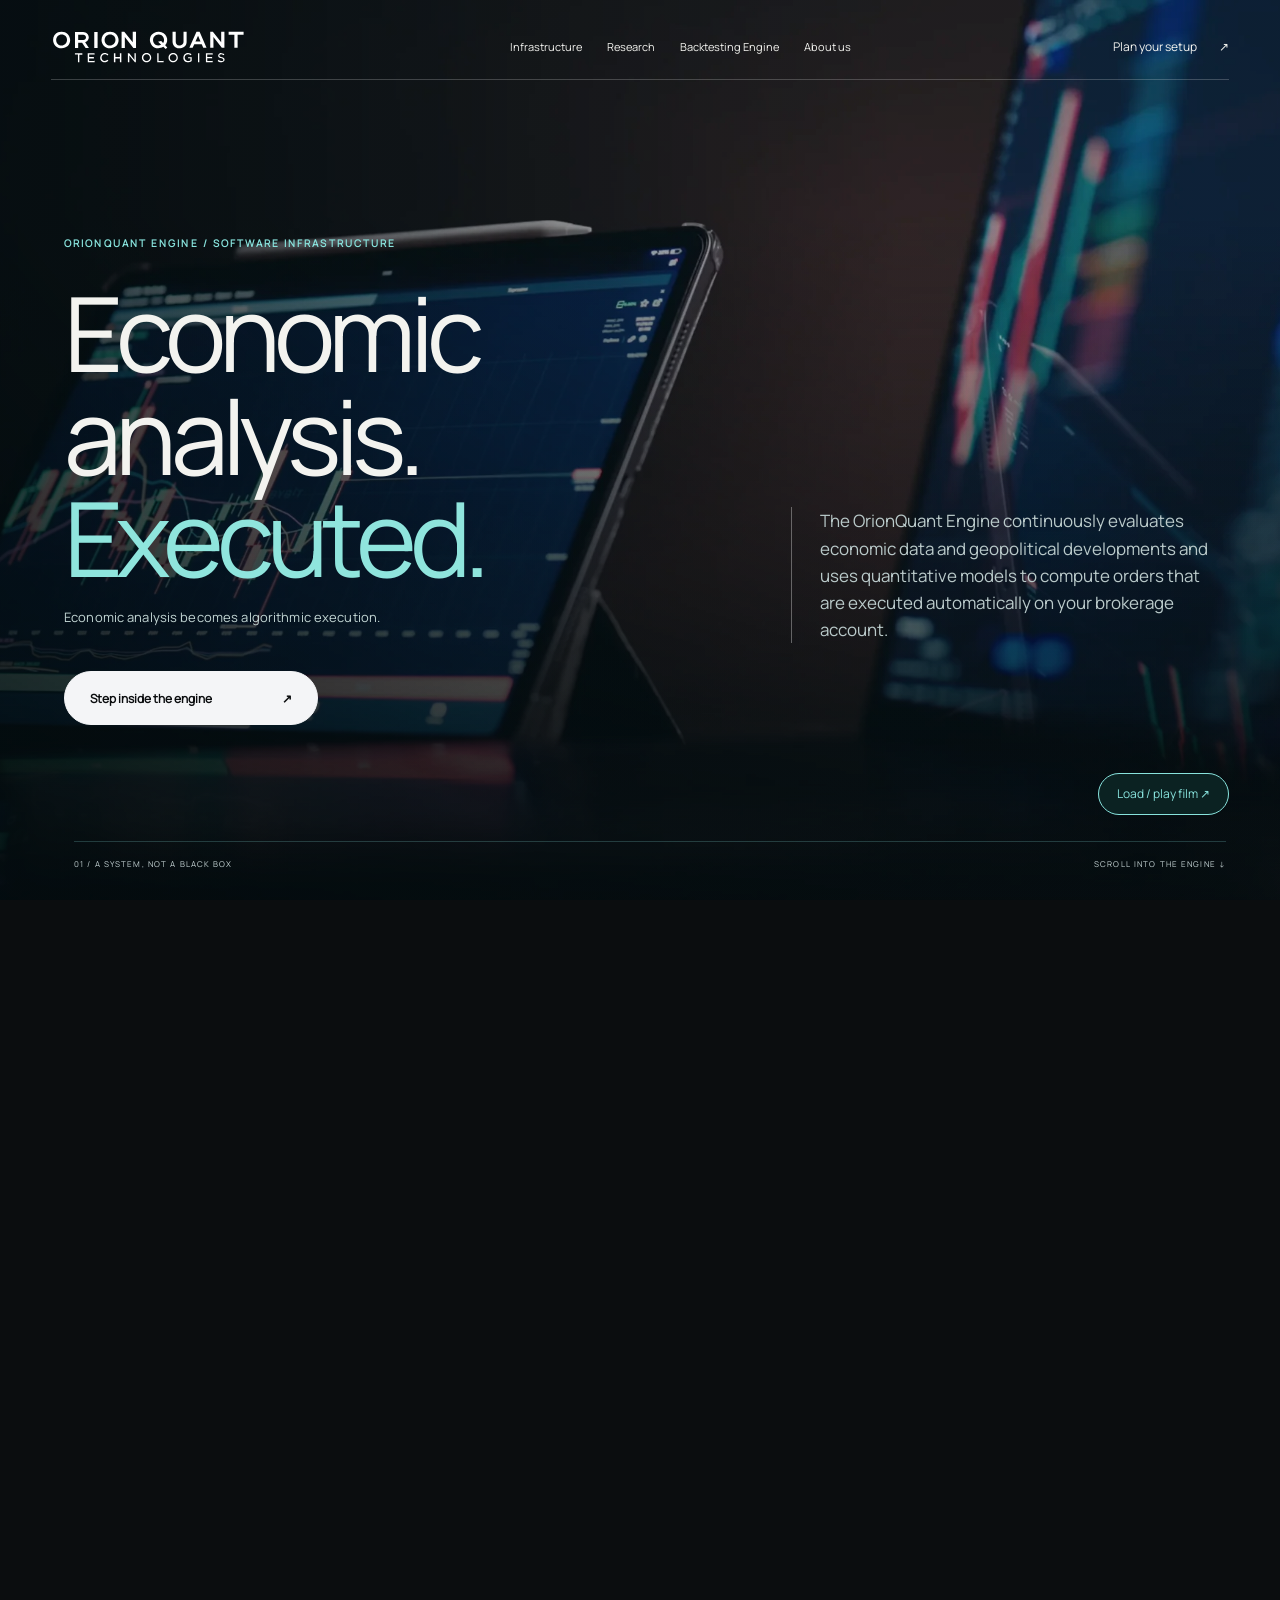
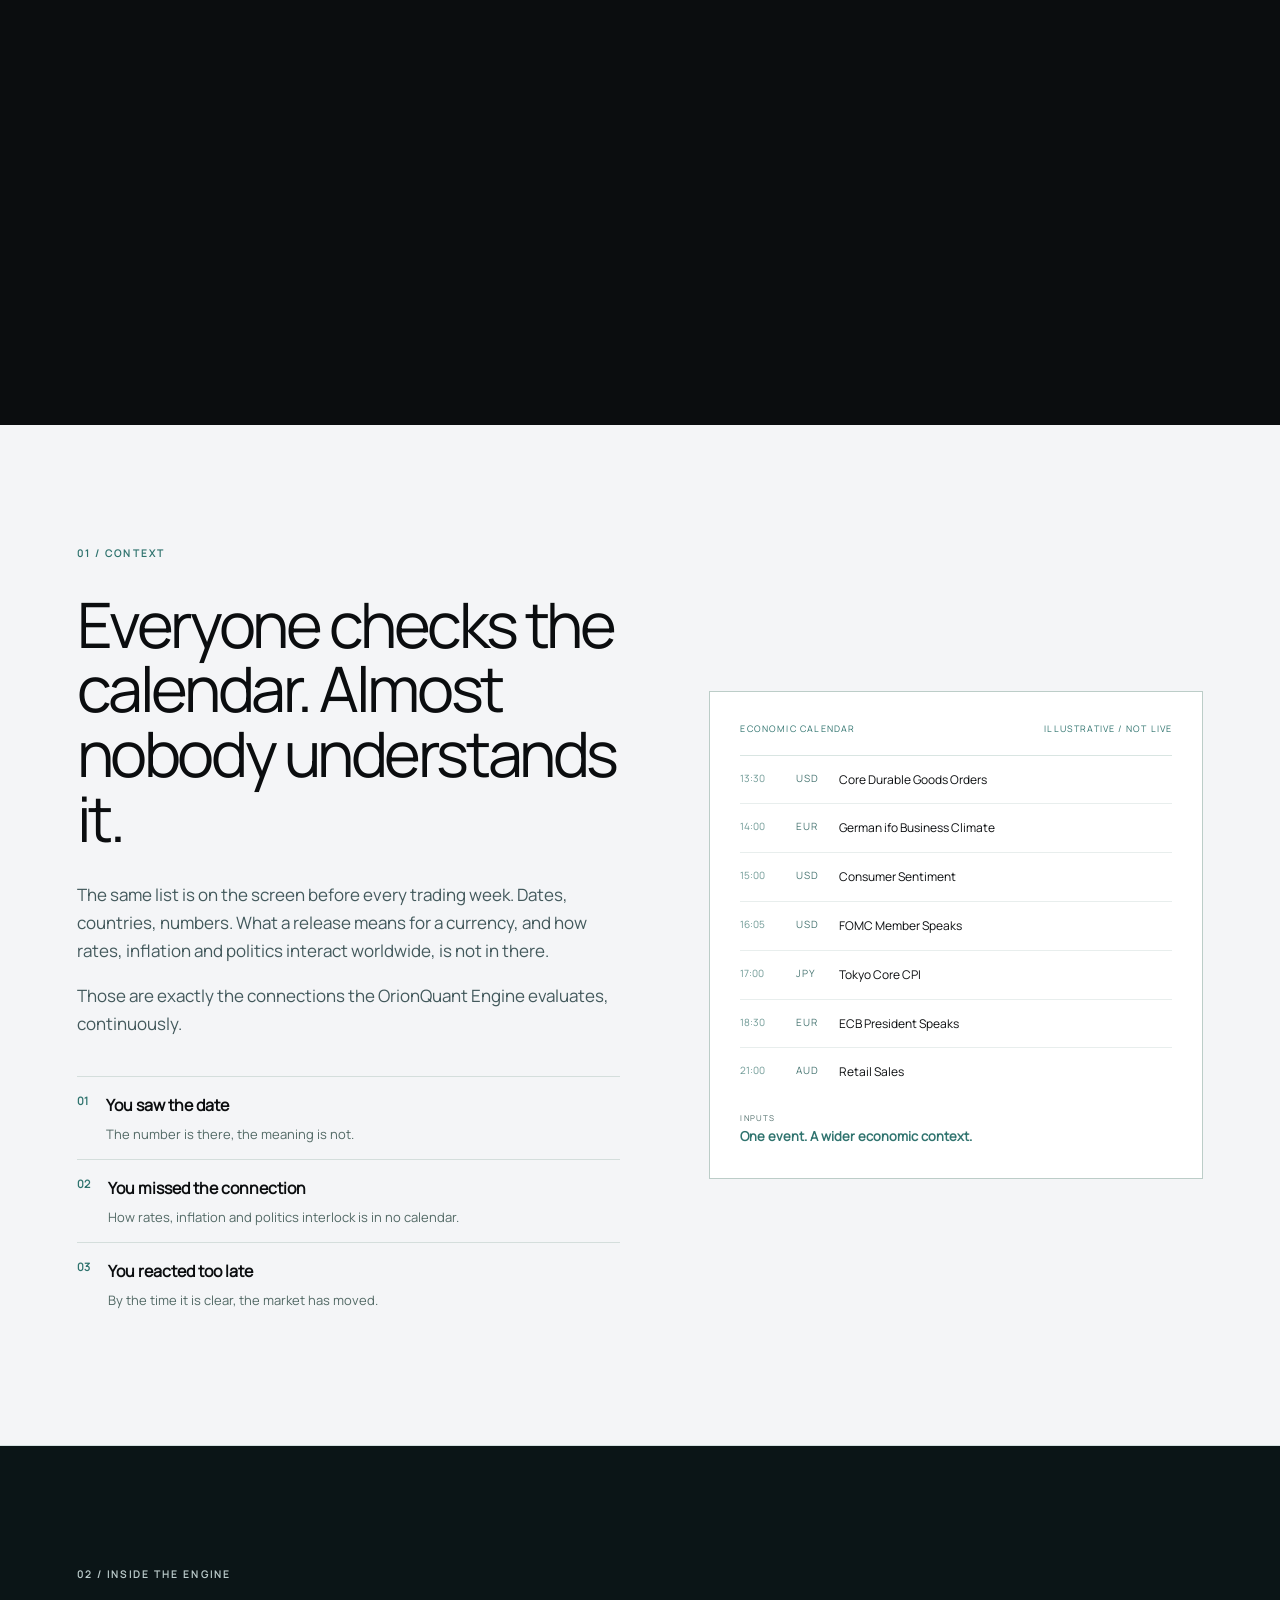
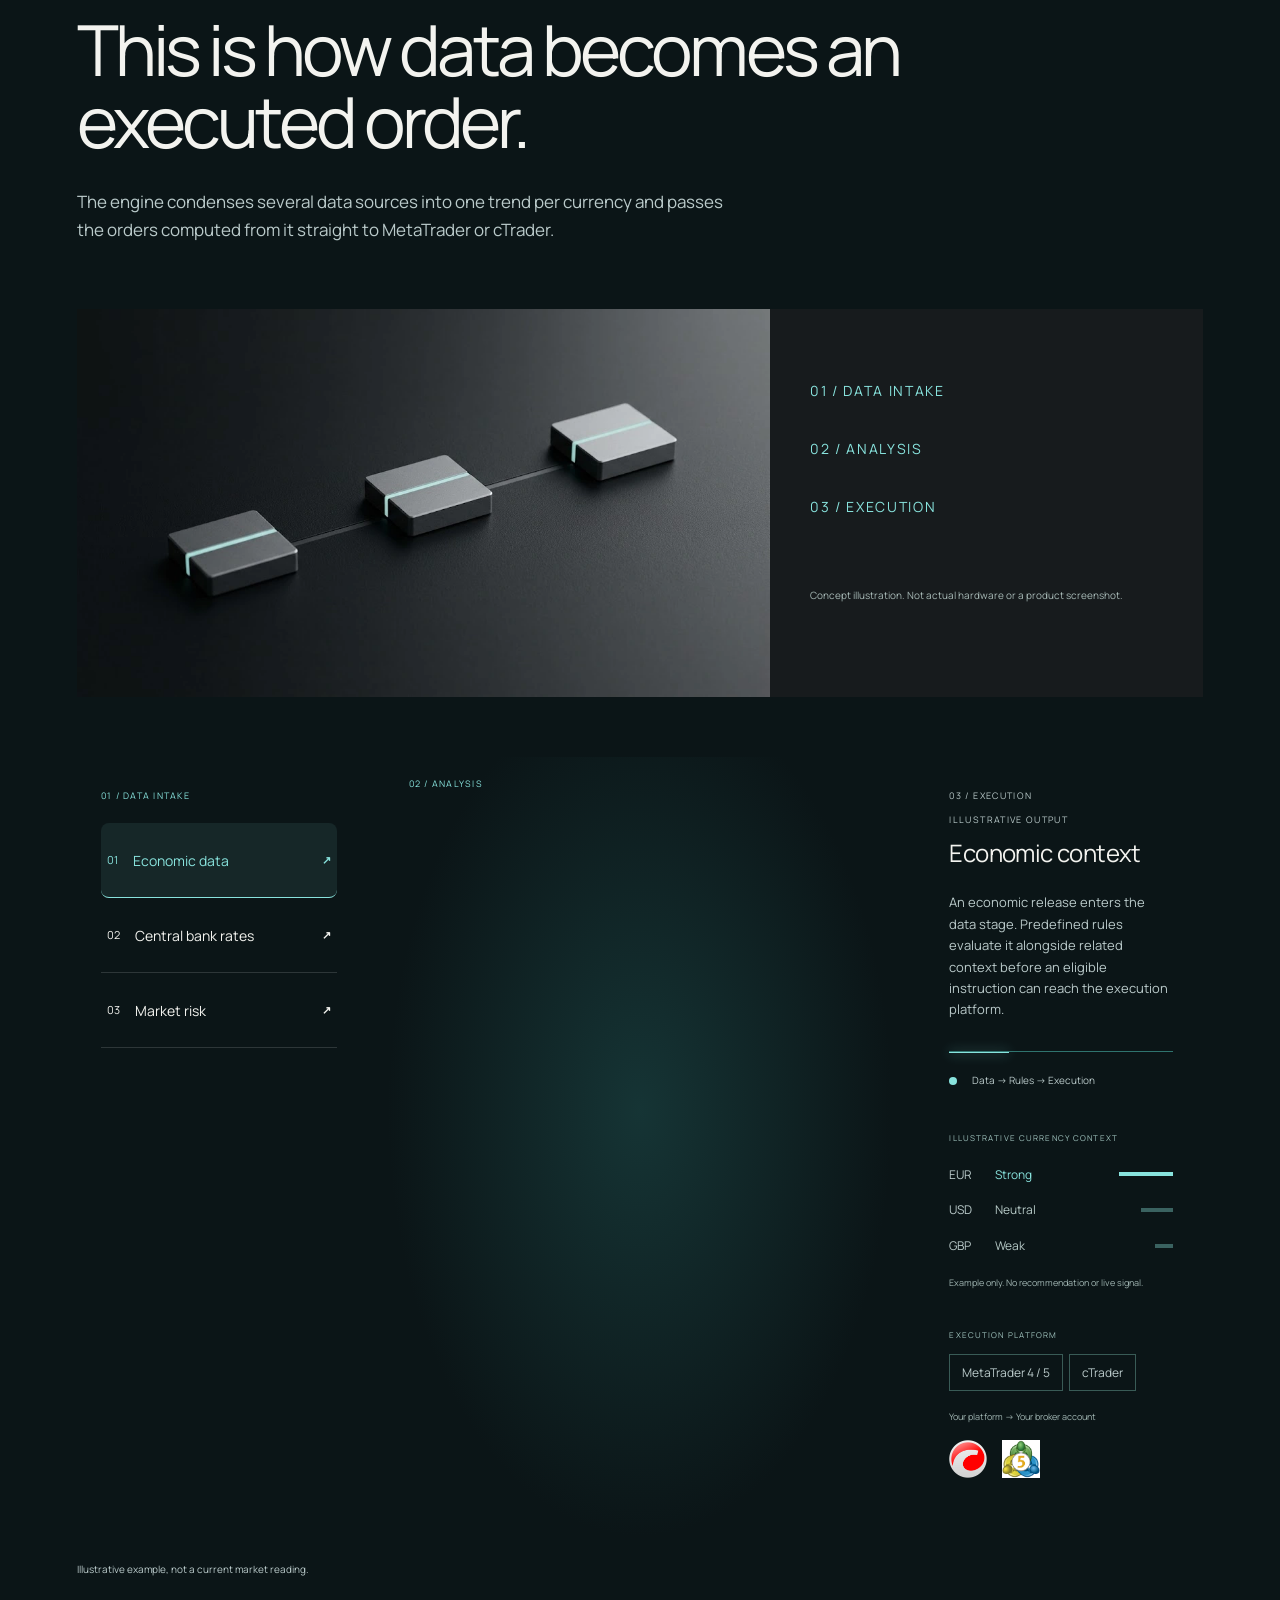
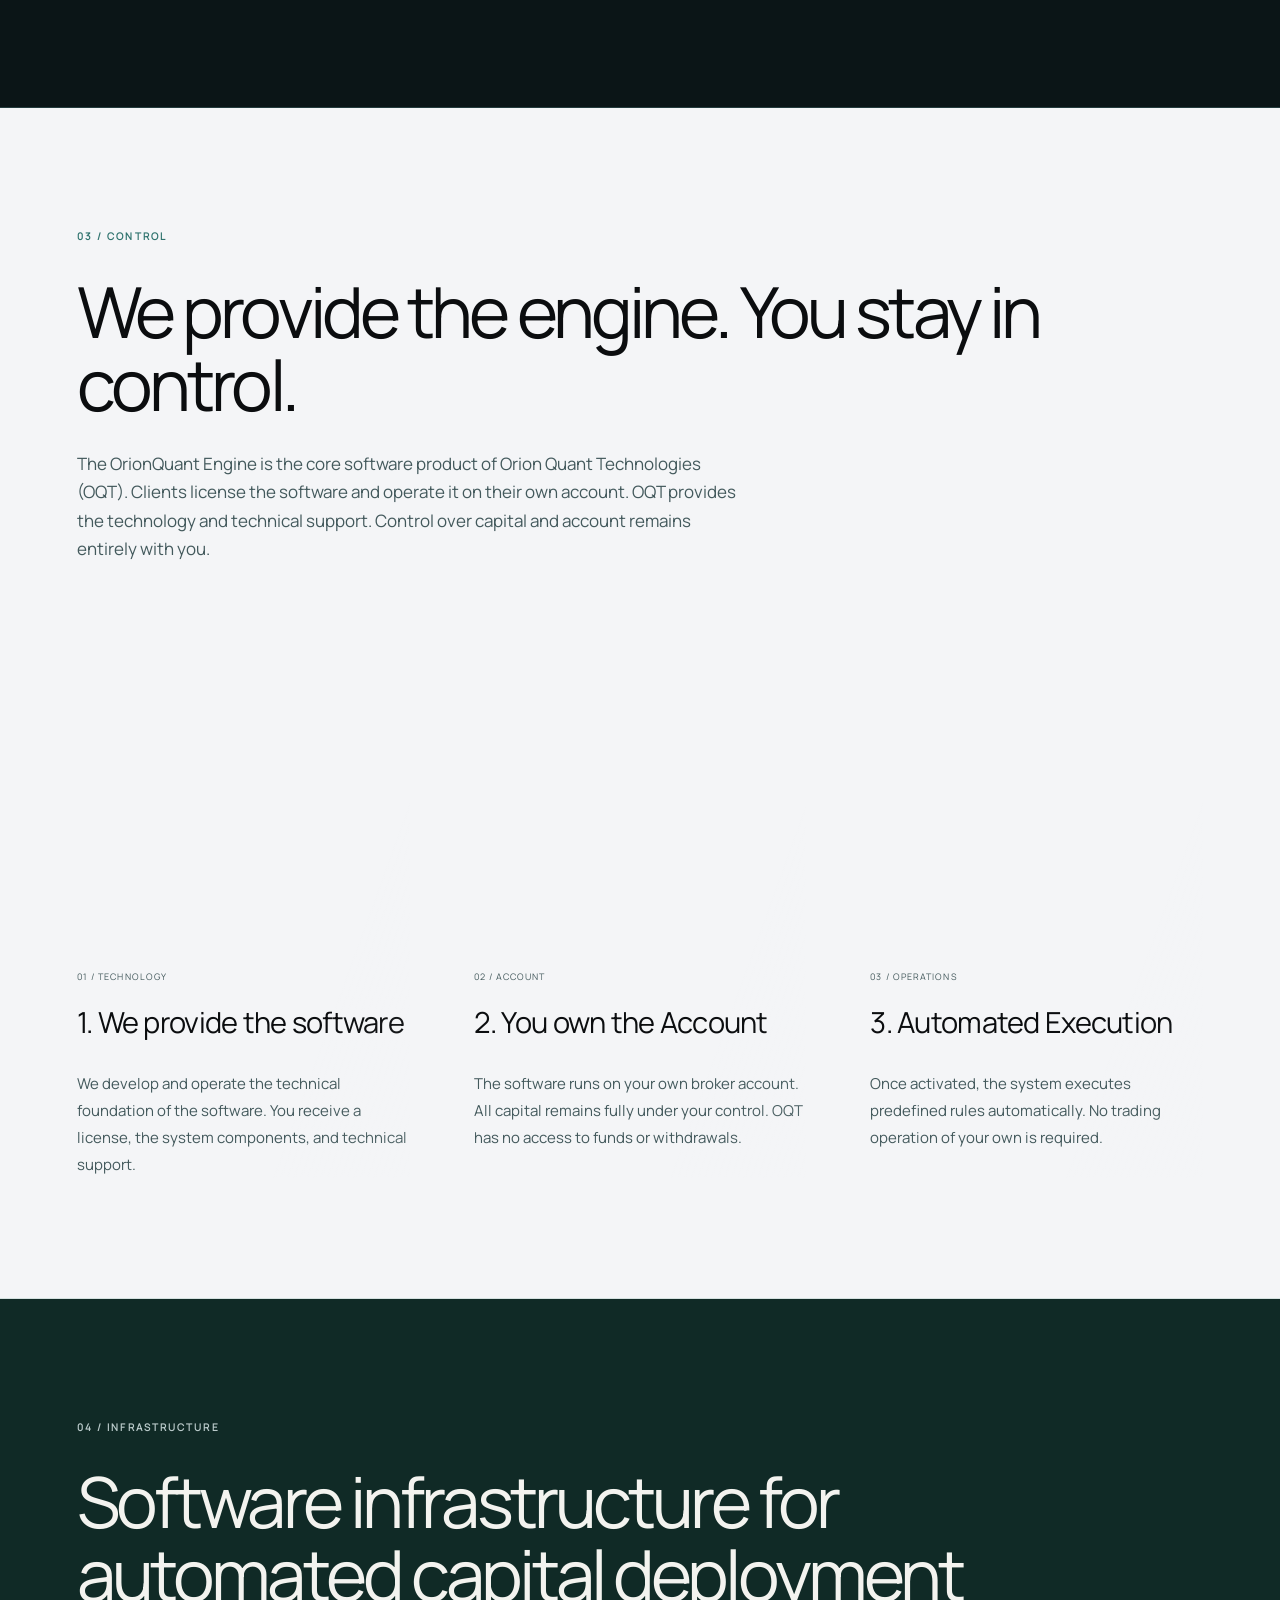
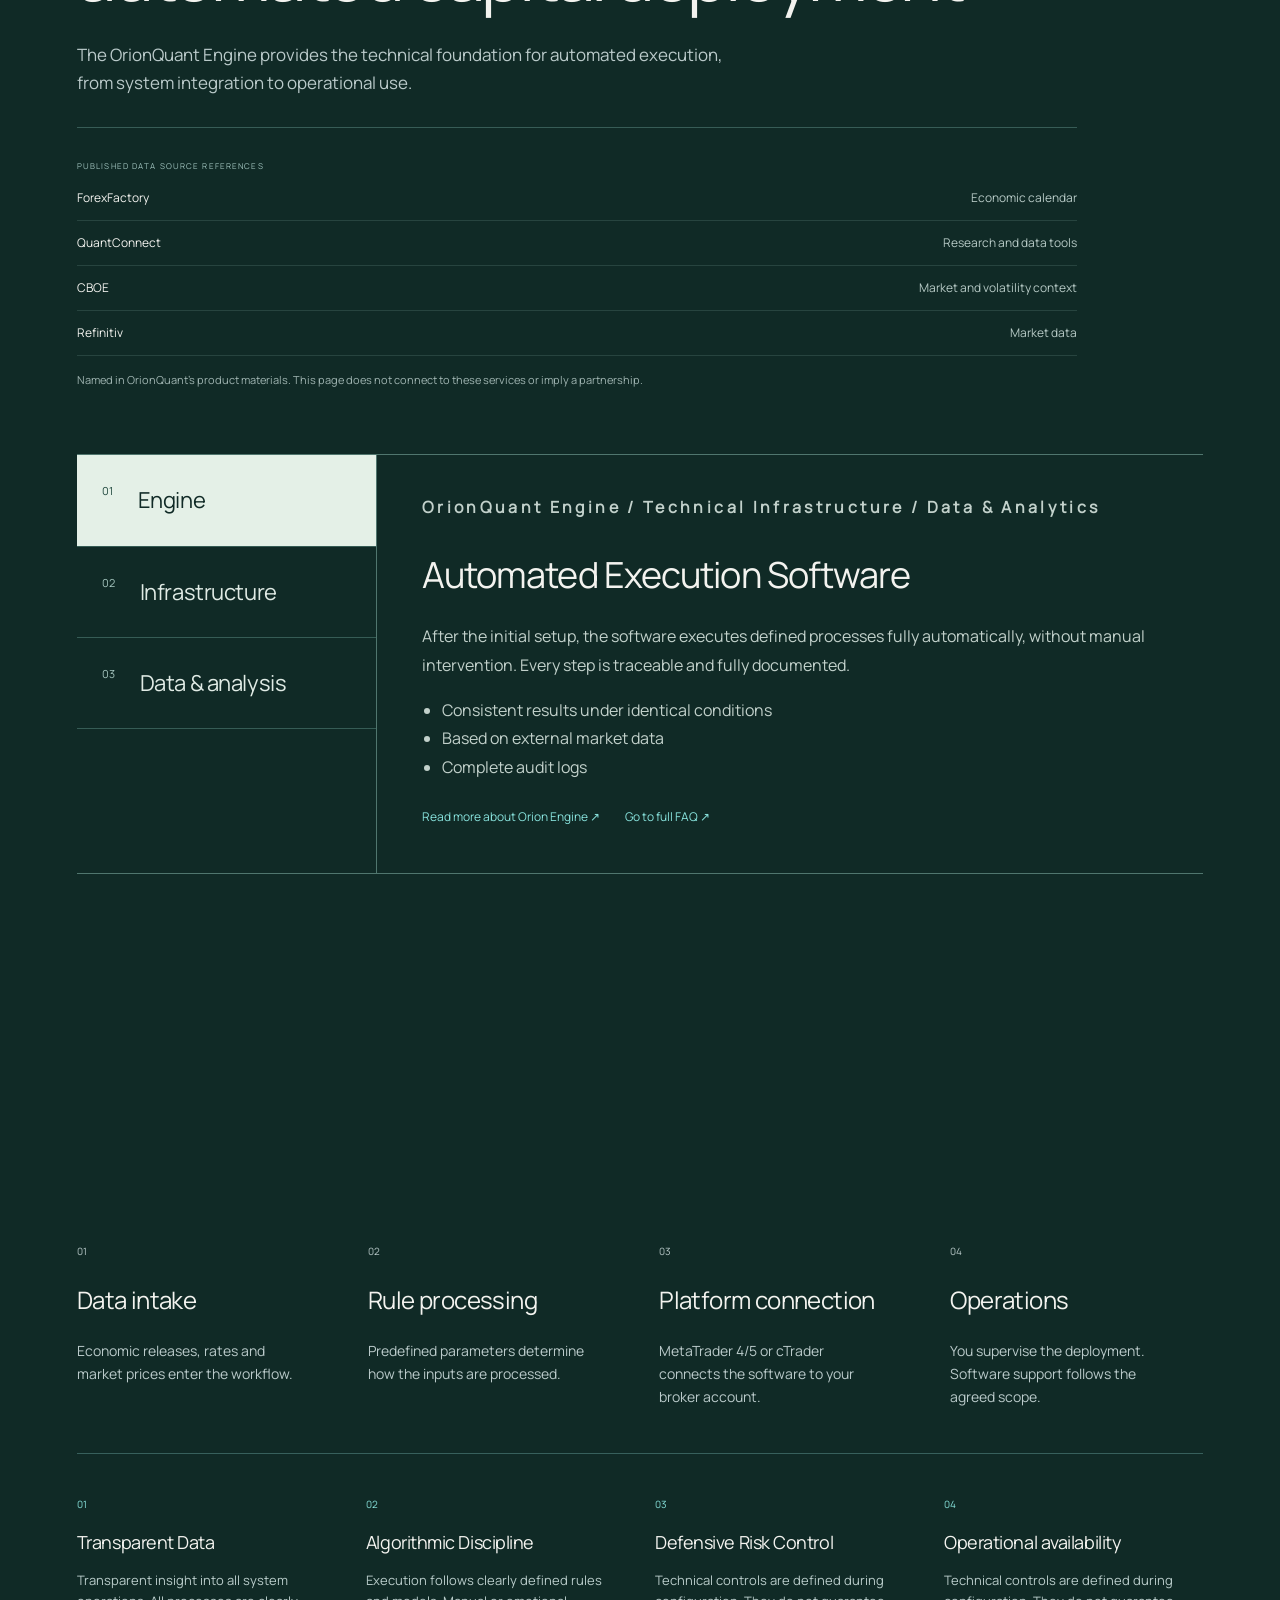
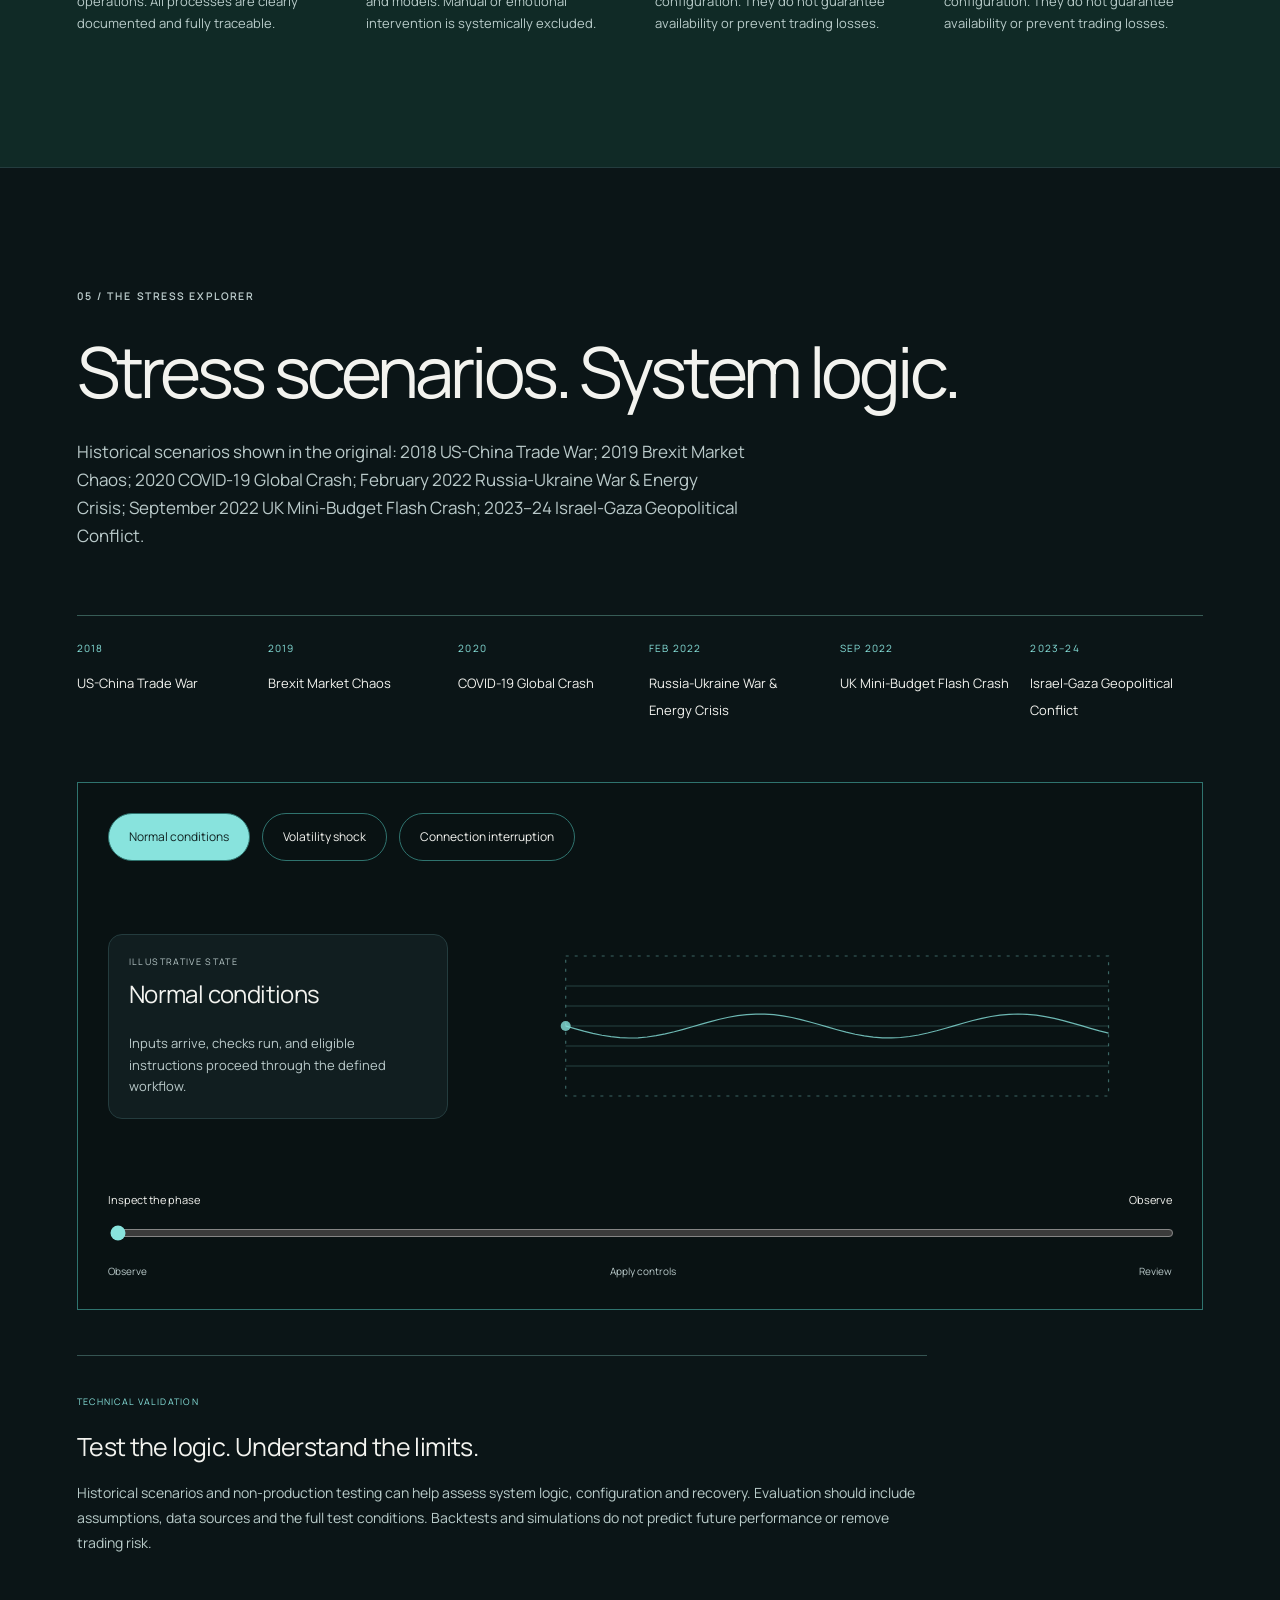
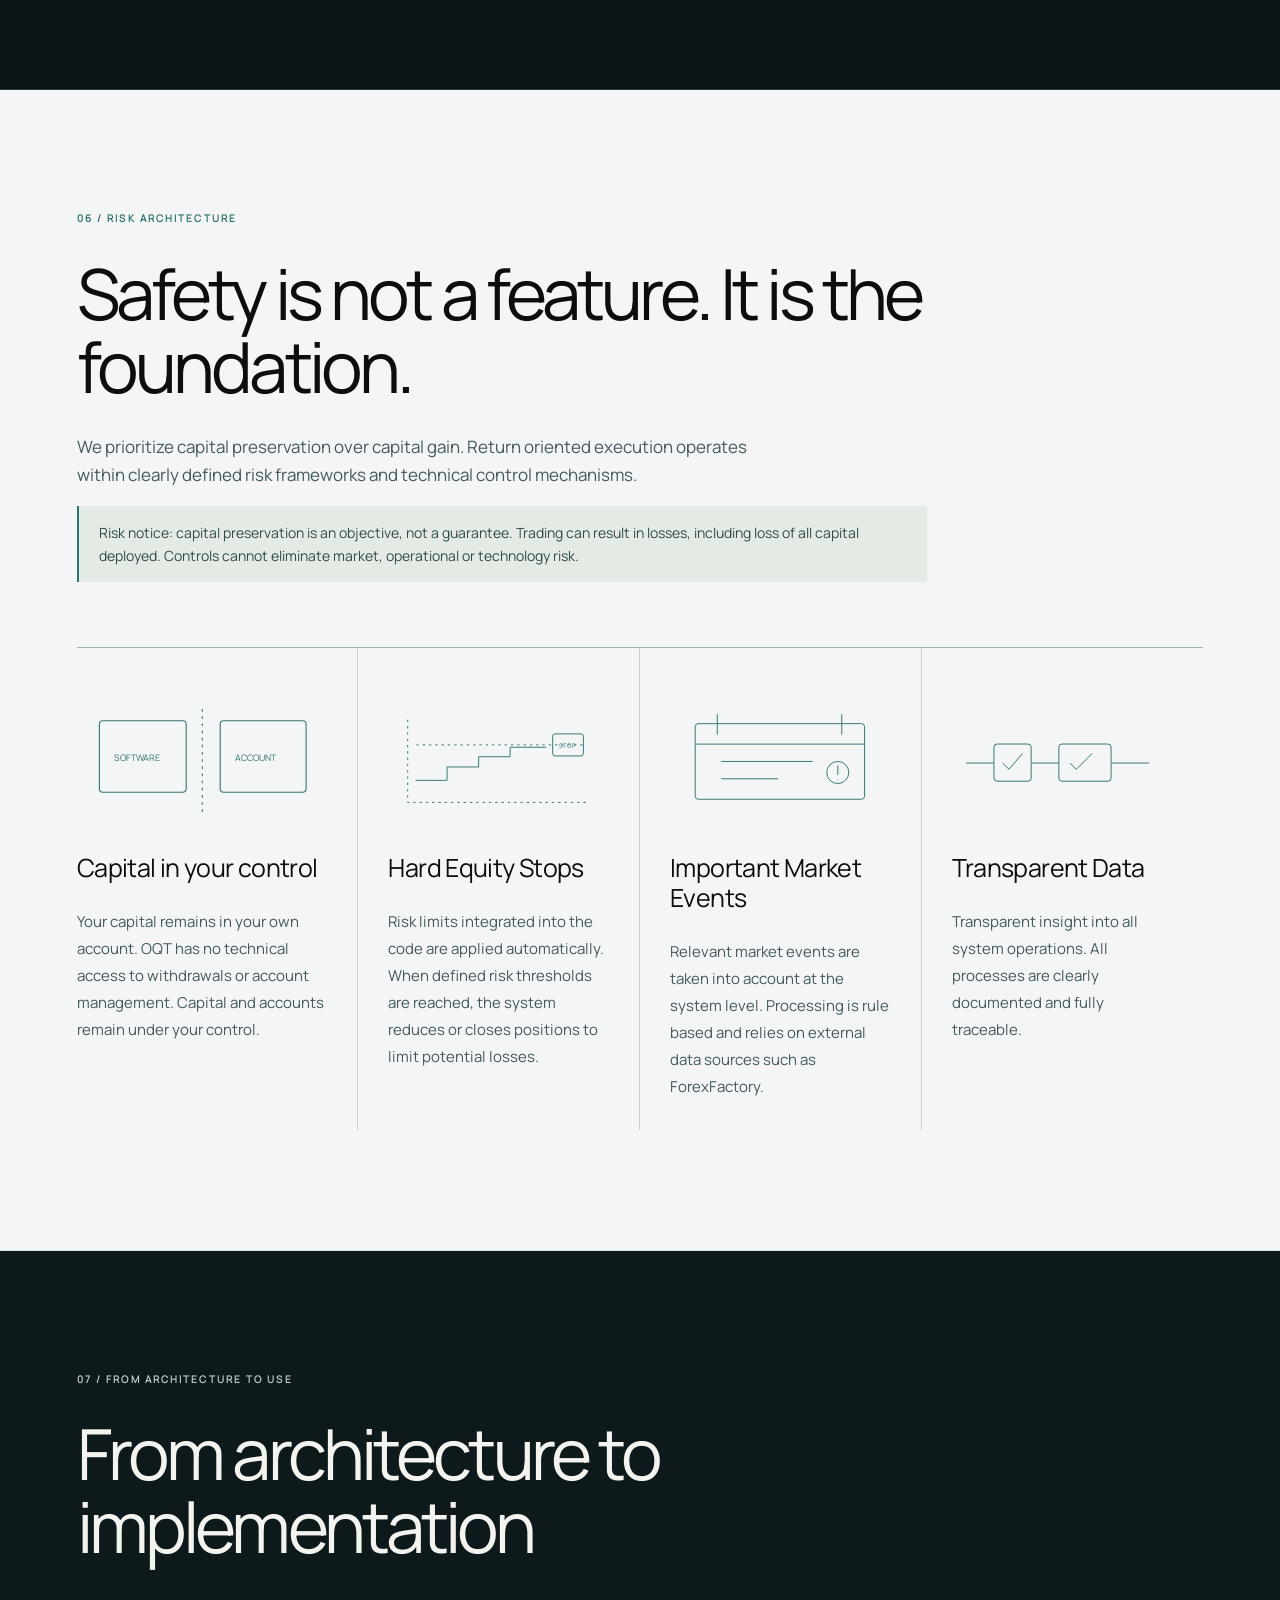
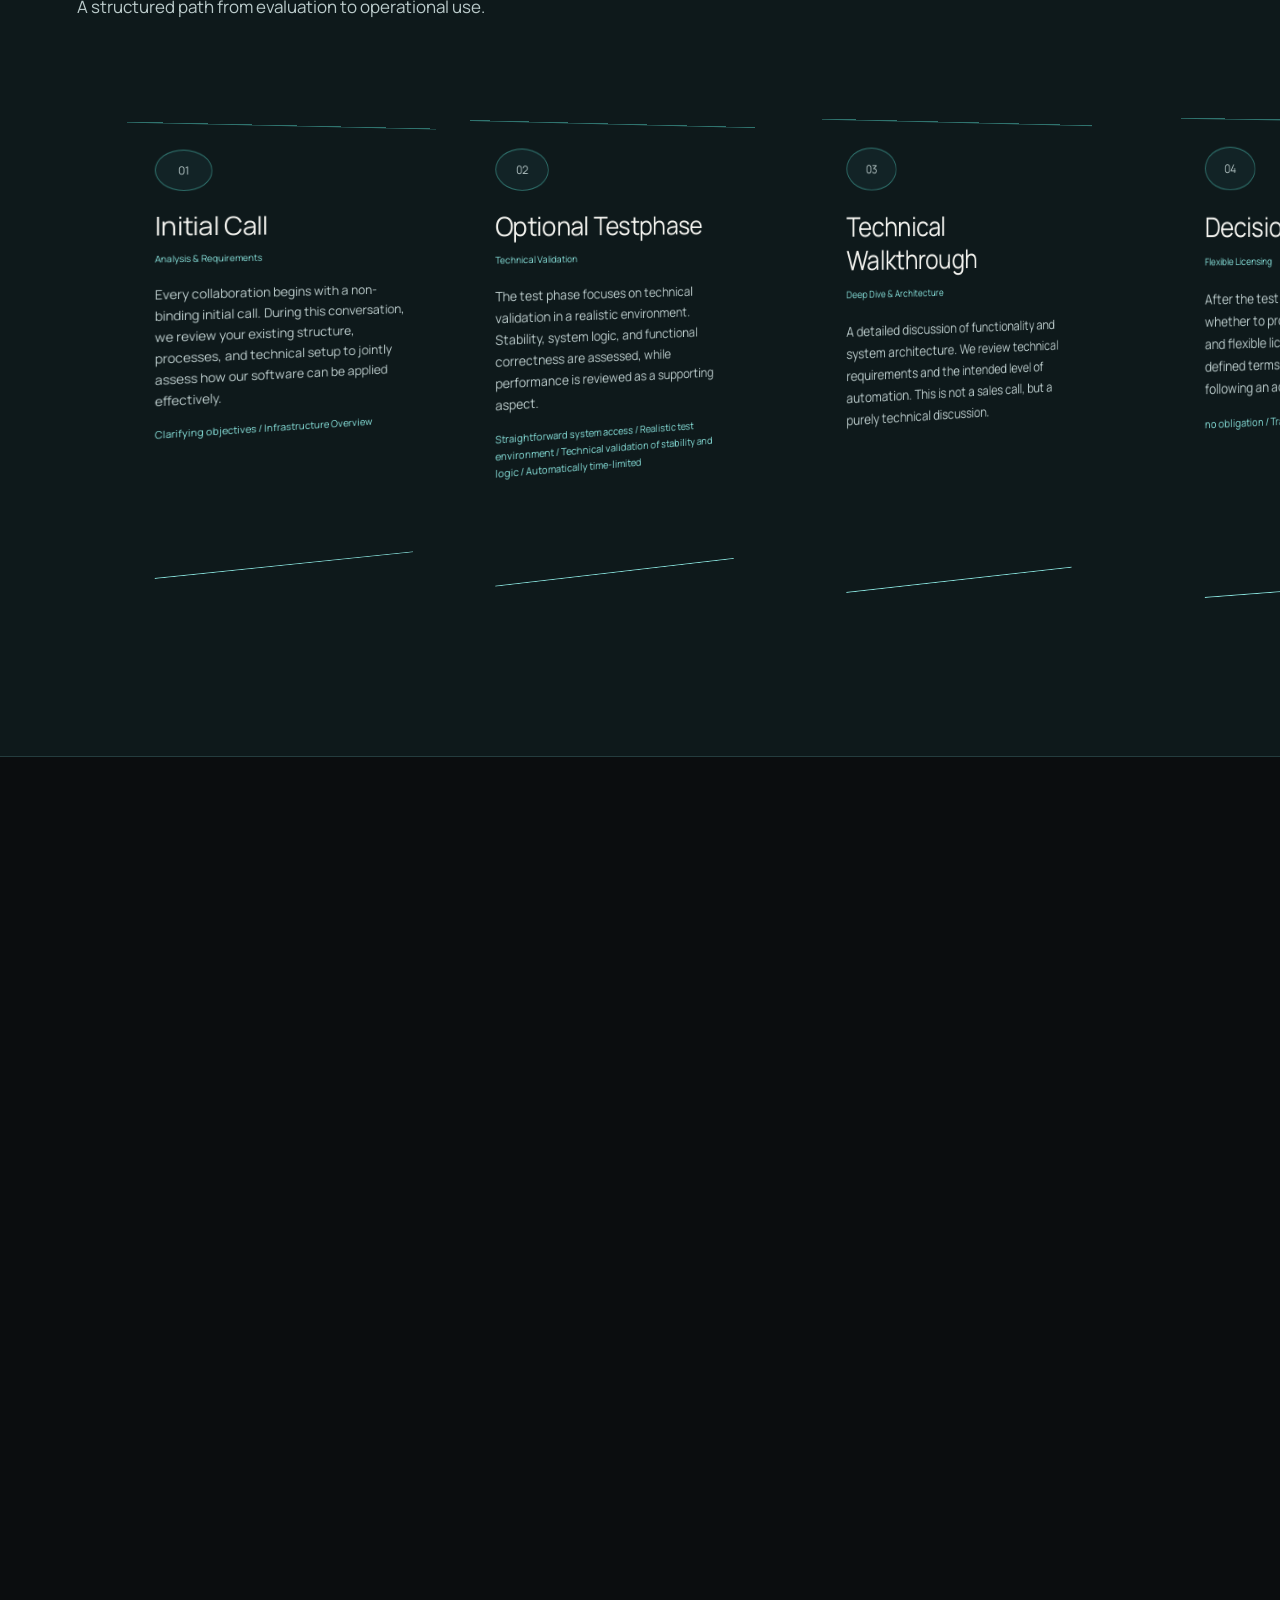
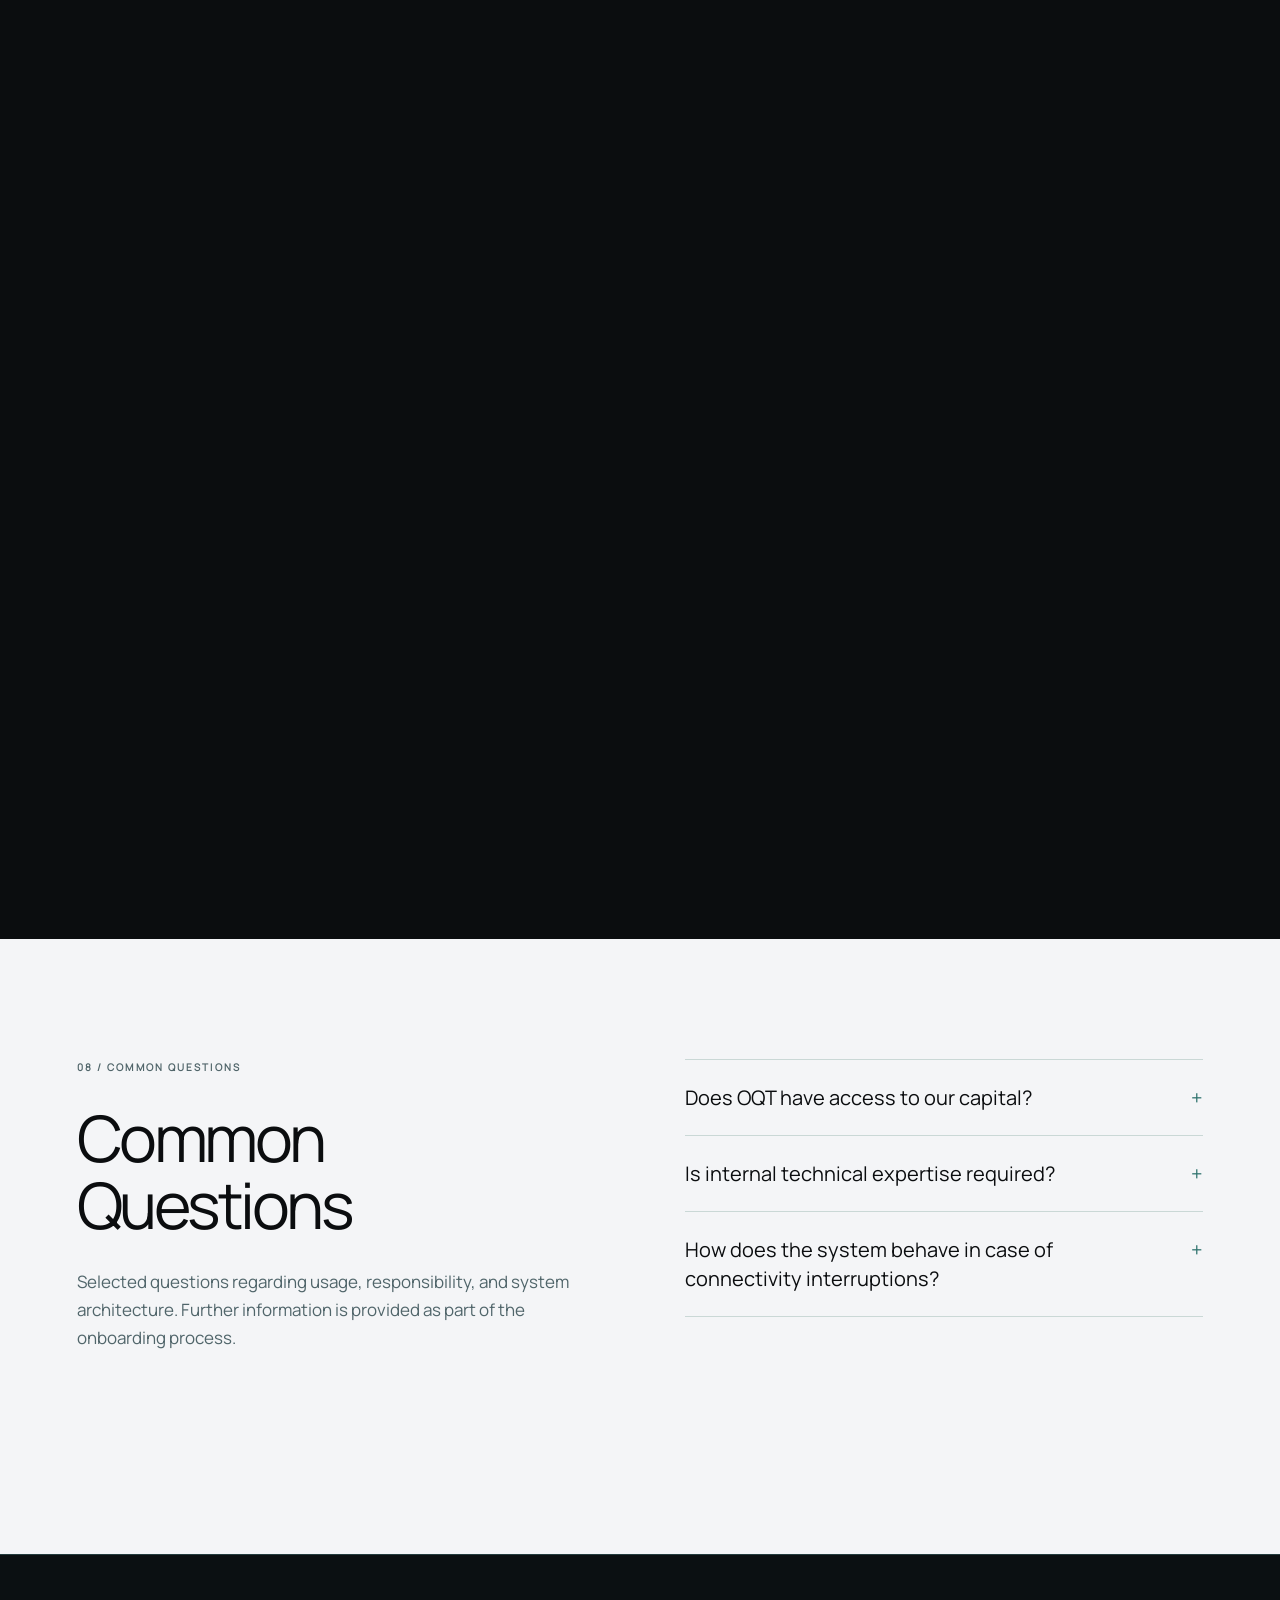
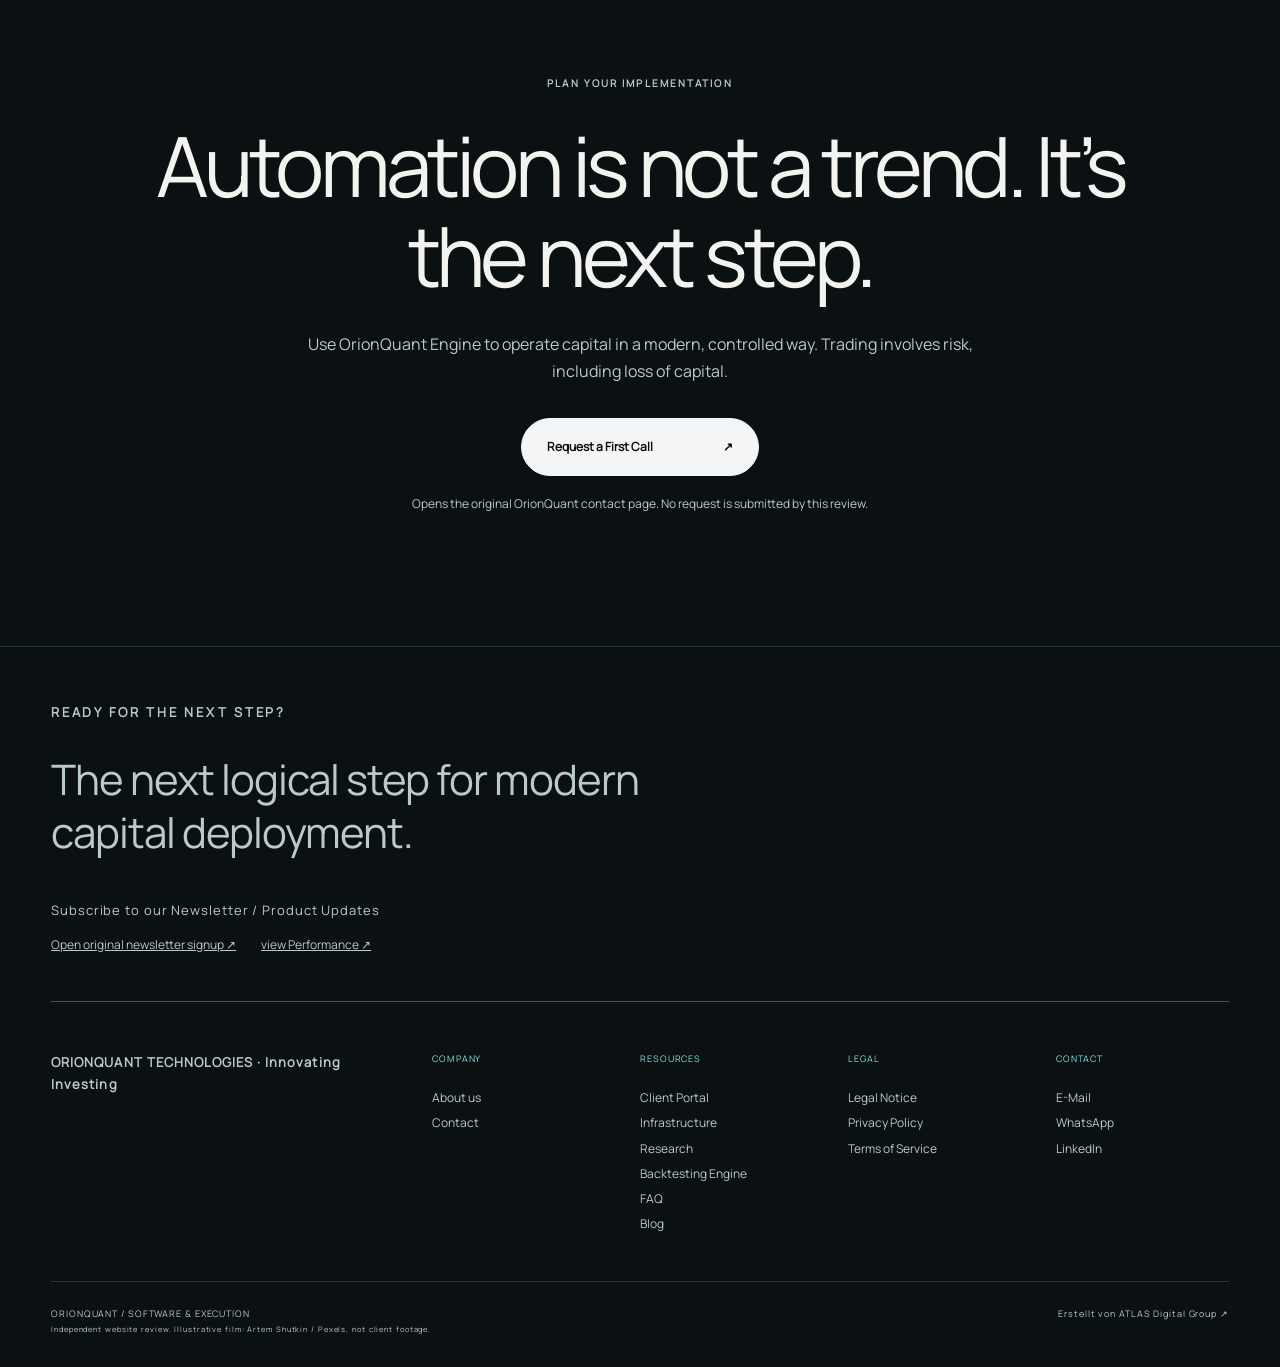
<file: cinematic-v3/index.html>
<!DOCTYPE html>

<html lang="en"><head><meta charset="utf-8"/><meta content="width=device-width,initial-scale=1" name="viewport"/><meta content="noindex,nofollow" name="robots"/><title>Trading infrastructure | Design study</title><link href="style.css?v=cinematic-v3-20261009" rel="stylesheet"/></head><body><header class="top"><a class="wordmark" href="#home"><img alt="Orion Quant Technologies" height="39" src="../3-orion-logo-original.svg" width="220"/></a><nav aria-label="Main"><a href="https://www.orionquant.com/infrastructure/">Infrastructure</a><a href="https://www.orionquant.com/research/">Research</a><a href="https://www.orionquant.com/backtesting-engine/">Backtesting Engine</a><a href="https://www.orionquant.com/about-us/">About us</a></nav><a class="contact" href="https://www.orionquant.com/contact-us/">Plan your setup <span>↗</span></a></header><main>
<section class="hero" id="home"><div class="film-stage"><video aria-label="Illustrative trading workspace film" autoplay="" loop="" muted="" playsinline="" poster="../12-trading-poster-desktop.webp" preload="metadata"><source media="(max-width: 650px)" src="../11-trading-hero-phone.mp4" type="video/mp4"/><source src="../10-trading-hero-desktop.mp4" type="video/mp4"/></video><div class="hero-shade"></div></div><div class="hero-content"><p class="eyebrow">ORIONQUANT ENGINE / SOFTWARE INFRASTRUCTURE</p><h1>Economic analysis.<br/><span class="hero-accent">Executed.</span></h1><p class="hero-original-line">Economic analysis becomes algorithmic execution.</p><p class="lead">The OrionQuant Engine continuously evaluates economic data and geopolitical developments and uses quantitative models to compute orders that are executed automatically on your brokerage account.</p><a class="button" href="#engine">Step inside the engine <span>↗</span></a></div><button class="film-start" hidden="" type="button">Play film ↗</button><div class="hero-foot"><span>01 / A SYSTEM, NOT A BLACK BOX</span><span>SCROLL INTO THE ENGINE ↓</span></div></section>
<section class="context section" id="context"><div class="section-head"><p class="eyebrow">01 / CONTEXT</p><h2>Everyone checks the calendar. Almost nobody understands it.</h2><p>The same list is on the screen before every trading week. Dates, countries, numbers. What a release means for a currency, and how rates, inflation and politics interact worldwide, is not in there.</p><p>Those are exactly the connections the OrionQuant Engine evaluates, continuously.</p><ul class="context-points"><li><b>01</b><div><strong>You saw the date</strong><p>The number is there, the meaning is not.</p></div></li><li><b>02</b><div><strong>You missed the connection</strong><p>How rates, inflation and politics interlock is in no calendar.</p></div></li><li><b>03</b><div><strong>You reacted too late</strong><p>By the time it is clear, the market has moved.</p></div></li></ul></div><div class="context-art calendar-stack"><div class="calendar-sheet back"></div><div class="calendar-sheet"><div class="calendar-top"><span>ECONOMIC CALENDAR</span><span>ILLUSTRATIVE / NOT LIVE</span></div><div aria-label="Original illustrative economic calendar" class="calendar-window" tabindex="0"><div class="calendar-row"><b>13:30</b><i>USD</i><span>Core Durable Goods Orders</span></div><div class="calendar-row"><b>14:00</b><i>EUR</i><span>German ifo Business Climate</span></div><div class="calendar-row"><b>15:00</b><i>USD</i><span>Consumer Sentiment</span></div><div class="calendar-row"><b>16:05</b><i>USD</i><span>FOMC Member Speaks</span></div><div class="calendar-row"><b>17:00</b><i>JPY</i><span>Tokyo Core CPI</span></div><div class="calendar-row"><b>18:30</b><i>EUR</i><span>ECB President Speaks</span></div><div class="calendar-row"><b>21:00</b><i>AUD</i><span>Retail Sales</span></div><div class="calendar-row"><b>22:15</b><i>CNY</i><span>Manufacturing PMI</span></div><div class="calendar-row"><b>23:00</b><i>GBP</i><span>Bank Holiday</span></div><div class="calendar-row"><b>09:30</b><i>GBP</i><span>Mortgage Approvals</span></div><div class="calendar-row"><b>11:00</b><i>EUR</i><span>Core CPI Flash Estimate</span></div><div class="calendar-row"><b>14:15</b><i>USD</i><span>ADP Employment Change</span></div><div class="calendar-row"><b>14:30</b><i>USD</i><span>Prelim GDP q/q</span></div><div class="calendar-week">KW 36</div><div class="calendar-row"><b>09:00</b><i>CHF</i><span>Foreign Currency Reserves</span></div><div class="calendar-row"><b>14:30</b><i>USD</i><span>Unemployment Claims</span></div><div class="calendar-row"><b>14:30</b><i>CAD</i><span>Employment Change</span></div><div class="calendar-row"><b>15:45</b><i>CAD</i><span>Ivey PMI</span></div><div class="calendar-row"><b>16:00</b><i>CNY</i><span>CPI y/y</span></div><div class="calendar-row"><b>08:00</b><i>GBP</i><span>GDP m/m</span></div><div class="calendar-row"><b>11:00</b><i>EUR</i><span>ZEW Economic Sentiment</span></div><div class="calendar-row"><b>14:15</b><i>EUR</i><span>Main Refinancing Rate</span></div><div class="calendar-row"><b>14:30</b><i>AUD</i><span>Unemployment Rate</span></div><div class="calendar-row"><b>03:30</b><i>AUD</i><span>Goods Trade Balance</span></div><div class="calendar-row"><b>07:55</b><i>CAD</i><span>BOC Gov Speaks</span></div><div class="calendar-row"><b>06:41</b><i>CNY</i><span>New Loans</span></div><div class="calendar-row"><b>14:30</b><i>USD</i><span>Core Retail Sales</span></div><div class="calendar-week">KW 37</div><div class="calendar-row"><b>03:30</b><i>AUD</i><span>NAB Business Confidence</span></div><div class="calendar-row"><b>08:00</b><i>GBP</i><span>Claimant Count Change</span></div><div class="calendar-row"><b>08:00</b><i>GBP</i><span>Average Earnings Index</span></div><div class="calendar-row"><b>14:30</b><i>USD</i><span>Core CPI y/y?</span></div><div class="calendar-row"><b>14:30</b><i>USD</i><span>CPI m/m</span></div><div class="calendar-row"><b>11:00</b><i>EUR</i><span>Industrial Production</span></div><div class="calendar-row"><b>14:15</b><i>EUR</i><span>Monetary Policy Statement</span></div><div class="calendar-row"><b>16:00</b><i>USD</i><span>Crude Oil Inventories</span></div><div class="calendar-row"><b>23:50</b><i>JPY</i><span>Core Machinery Orders</span></div><div class="calendar-row"><b>10:00</b><i>EUR</i><span>Trade Balance</span></div><div class="calendar-row"><b>13:00</b><i>GBP</i><span>Official Bank Rate</span></div><div class="calendar-row"><b>14:30</b><i>USD</i><span>Retail Sales m/m</span></div><div class="calendar-row"><b>15:15</b><i>USD</i><span>Industrial Production</span></div><div class="calendar-row"><b>16:00</b><i>USD</i><span>Consumer Sentiment</span></div><div class="calendar-row"><b>22:30</b><i>NZD</i><span>Business NZ Manufacturing</span></div></div><div class="calendar-bottom"><span>INPUTS</span><strong>One event. A wider economic context.</strong></div></div></div></section>
<section class="engine section" id="engine"><div class="section-head"><p class="eyebrow">02 / INSIDE THE ENGINE</p><h2>This is how data becomes an executed order.</h2><p>The engine condenses several data sources into one trend per currency and passes the orders computed from it straight to MetaTrader or cTrader.</p></div><figure class="concept-figure editorial-concept"><img alt="Conceptual illustration of three connected stages, not actual Orion hardware" height="572" loading="lazy" src="../1-orion-concept-gemini.webp" width="1024"/><figcaption><span>01 / DATA INTAKE</span><span>02 / ANALYSIS</span><span>03 / EXECUTION</span></figcaption><p>Concept illustration. Not actual hardware or a product screenshot.</p></figure><div class="engine-lab"><div aria-label="Data inputs" class="input-list" role="group"><span class="node-label">01 / DATA INTAKE</span><button aria-pressed="true" data-input="macro">01 <span>Economic data</span><b>↗</b></button><button aria-pressed="false" data-input="rates">02 <span>Central bank rates</span><b>↗</b></button><button aria-pressed="false" data-input="risk">03 <span>Market risk</span><b>↗</b></button></div><div aria-hidden="true" class="engine-core"><span class="node-label">02 / ANALYSIS</span><div class="core-disc"><span class="logic-mark"><svg aria-hidden="true" fill="none" height="32" stroke="currentColor" stroke-width="2" viewbox="0 0 48 36" width="42"><path d="M8 7h12v22H8M20 18h17M20 7h17M20 29h17"></path><circle cx="6" cy="7" r="3"></circle><circle cx="6" cy="29" r="3"></circle><circle cx="40" cy="7" r="3"></circle><circle cx="40" cy="18" r="3"></circle><circle cx="40" cy="29" r="3"></circle></svg></span>ENGINE<br/><small>Orion Engine Core v3.0</small></div><svg class="engine-path" viewbox="0 0 500 400"><path d="M0 200H125Q180 200 180 140H320Q375 140 375 200H500"></path></svg></div><div class="engine-output"><span class="node-label">03 / EXECUTION</span><span>ILLUSTRATIVE OUTPUT</span><h3 id="input-title">Economic context</h3><p id="input-detail">An economic release enters the data stage. Predefined rules evaluate it alongside related context before an eligible instruction can reach the execution platform.</p><div class="output-stage"><i></i><span>Data → Rules → Execution</span></div><div class="currency-context"><span>ILLUSTRATIVE CURRENCY CONTEXT</span><div><b>EUR</b><i class="positive">Strong</i><em></em></div><div><b>USD</b><i>Neutral</i><em></em></div><div><b>GBP</b><i>Weak</i><em></em></div><small>Example only. No recommendation or live signal.</small></div><div class="platform-target"><span>EXECUTION PLATFORM</span><strong>MetaTrader 4 / 5</strong><strong>cTrader</strong><small>Your platform → Your broker account</small><div class="platform-marks"><img alt="cTrader" height="600" loading="lazy" src="../2-ctrader-original.webp" width="600"/><img alt="MetaTrader 5" height="230" loading="lazy" src="../4-metatrader-original.png" width="230"/></div></div></div></div><p class="fine">Illustrative example, not a current market reading.</p></section>
<section class="control section editorial-control"><div class="section-head"><p class="eyebrow">03 / CONTROL</p><h2>We provide the engine. You stay in control.</h2><p>The OrionQuant Engine is the core software product of Orion Quant Technologies (OQT). Clients license the software and operate it on their own account. OQT provides the technology and technical support. Control over capital and account remains entirely with you.</p></div><div class="control-grid"><article><div aria-hidden="true" class="visual boundary"><i class="technical-art"><svg aria-hidden="true" fill="none" stroke="currentColor" stroke-width="1.4" viewbox="0 0 280 155" xmlns="http://www.w3.org/2000/svg"><rect height="96" rx="5" width="230" x="25" y="26"></rect><path d="M25 51h230M51 73h72M51 90h108"></path><rect height="32" rx="3" width="45" x="181" y="68"></rect><path d="m195 80-5 5 5 5m17-10 5 5-5 5"></path><text fill="currentColor" font-size="9" stroke="none" x="40" y="43">SOFTWARE LICENSE</text><path d="M92 135h96M140 123v12"></path></svg></i><i class="motion-guide"></i><i class="motion-guide"></i></div><span>01 / TECHNOLOGY</span><h3>1. We provide the software</h3><p>We develop and operate the technical foundation of the software. You receive a license, the system components, and technical support.</p></article><article><div aria-hidden="true" class="visual licence"><i class="technical-art"><svg aria-hidden="true" fill="none" stroke="currentColor" stroke-width="1.4" viewbox="0 0 280 155" xmlns="http://www.w3.org/2000/svg"><rect height="100" rx="4" width="116" x="21" y="25"></rect><text fill="currentColor" font-size="9" stroke="none" x="35" y="48">YOUR BROKER</text><path d="M35 65h84M35 81h50"></path><rect height="67" rx="4" width="88" x="169" y="42"></rect><path d="M201 64v-6a12 12 0 0 1 24 0v6"></path><rect height="27" rx="3" width="35" x="196" y="64"></rect><path d="M137 78h32"></path><text fill="currentColor" font-size="9" stroke="none" x="26" y="145">CAPITAL STAYS IN YOUR ACCOUNT</text></svg></i><i class="motion-guide"></i><i class="motion-guide"></i></div><span>02 / ACCOUNT</span><h3>2. You own the Account</h3><p>The software runs on your own broker account. All capital remains fully under your control. OQT has no access to funds or withdrawals.</p></article><article><div aria-hidden="true" class="visual audit"><i class="technical-art"><svg aria-hidden="true" fill="none" stroke="currentColor" stroke-width="1.4" viewbox="0 0 280 155" xmlns="http://www.w3.org/2000/svg"><rect height="107" rx="4" width="113" x="20" y="23"></rect><path d="M34 46h86M34 68h86M34 90h86M34 112h86"></path><circle cx="111" cy="46" r="3"></circle><circle cx="111" cy="68" r="3"></circle><circle cx="111" cy="90" r="3"></circle><path d="M133 78h45"></path><rect height="65" rx="4" width="80" x="180" y="45"></rect><path d="M194 65h52M194 85h32"></path><text fill="currentColor" font-size="9" stroke="none" x="21" y="148">CLIENT VPS / CLIENT-SIDE CONTROL</text></svg></i><i class="motion-guide"></i><i class="motion-guide"></i></div><span>03 / OPERATIONS</span><h3>3. Automated Execution</h3><p>Once activated, the system executes predefined rules automatically. No trading operation of your own is required.</p></article></div></section>
<section class="infrastructure section"><div class="section-head"><p class="eyebrow">04 / INFRASTRUCTURE</p><h2>Software infrastructure for automated capital deployment</h2><p>The OrionQuant Engine provides the technical foundation for automated execution, from system integration to operational use.</p><div class="data-source-note"><span>PUBLISHED DATA SOURCE REFERENCES</span><div><b>ForexFactory</b><i>Economic calendar</i></div><div><b>QuantConnect</b><i>Research and data tools</i></div><div><b>CBOE</b><i>Market and volatility context</i></div><div><b>Refinitiv</b><i>Market data</i></div><p>Named in OrionQuant's product materials. This page does not connect to these services or imply a partnership.</p></div></div><div class="service-stage"><div aria-label="Software services" class="service-switch" role="tablist"><button aria-controls="service-engine" aria-selected="true" data-service="service-engine" role="tab">01 <span>Engine</span></button><button aria-controls="service-infrastructure" aria-selected="false" data-service="service-infrastructure" role="tab">02 <span>Infrastructure</span></button><button aria-controls="service-data" aria-selected="false" data-service="service-data" role="tab">03 <span>Data &amp; analysis</span></button></div><div class="service-panel" id="service-engine" role="tabpanel"><p class="eyebrow">OrionQuant Engine / Technical Infrastructure / Data &amp; Analytics</p><h3>Automated Execution Software</h3><p>After the initial setup, the software executes defined processes fully automatically, without manual intervention. Every step is traceable and fully documented.</p><ul><li>Consistent results under identical conditions</li><li>Based on external market data</li><li>Complete audit logs</li></ul><div class="source-links"><a href="https://www.orionquant.com/infrastructure/">Read more about Orion Engine ↗</a><a href="https://www.orionquant.com/faq/">Go to full FAQ ↗</a></div></div><article class="service-panel" hidden="" id="service-infrastructure" role="tabpanel"><p class="eyebrow">TECHNICAL INFRASTRUCTURE / MANAGED HOSTING</p><h3>Technical Implementation</h3><p>OQT supports the technical onboarding and the initial system setup.</p><ul><li>Robust system architecture</li><li>Connectivity via established broker interfaces</li></ul></article><article class="service-panel" hidden="" id="service-data" role="tabpanel"><p class="eyebrow">DATA &amp; ANALYTICS / DATA DRIVEN INSIGHTS</p><h3>Data &amp; Analysis Frameworks</h3><p>Strategies are technically evaluated using historical data and defined test scenarios. Backtesting and analysis serve a structured assessment prior to productive use.</p><ul><li>Evaluation across long time periods</li><li>Simulation under different market phases</li><li>Traceable result reports</li></ul><div class="source-backtest"><span>ORIGINAL ILLUSTRATIVE BACKTEST / NOT LIVE</span><strong>EURGBP <i>M30</i></strong><div>Signal type <b>LONG</b></div><div>Data source <b>Tick Data M1</b></div><div>Progress <b>82.1%</b></div><small>Source UI labels: Indicators / UTC+0 / Signal detected. No trading recommendation or verified performance.</small></div></article></div><div class="pipeline"><article><span>01</span><h3>Data intake</h3><p>Economic releases, rates and market prices enter the workflow.</p><div class="pipeline-art"><svg aria-hidden="true" fill="none" stroke="currentColor" stroke-width="1.4" viewbox="0 0 280 155" xmlns="http://www.w3.org/2000/svg"><path d="M20 32h63M20 69h63M20 106h63M83 32h32v37h35M83 106h32V69"></path><circle cx="19" cy="32" r="6"></circle><circle cx="19" cy="69" r="6"></circle><circle cx="19" cy="106" r="6"></circle><rect height="44" rx="3" width="90" x="150" y="47"></rect><text fill="currentColor" font-size="10" stroke="none" x="169" y="74">INPUTS</text></svg></div></article><article><span>02</span><h3>Rule processing</h3><p>Predefined parameters determine how the inputs are processed.</p><div class="pipeline-art"><svg aria-hidden="true" fill="none" stroke="currentColor" stroke-width="1.4" viewbox="0 0 280 155" xmlns="http://www.w3.org/2000/svg"><path d="M15 70h37M112 70h37M209 70h47"></path><rect height="52" rx="3" width="60" x="52" y="44"></rect><rect height="52" rx="3" width="60" x="149" y="44"></rect><text fill="currentColor" font-size="9" stroke="none" x="67" y="73">RULE</text><text fill="currentColor" font-size="9" stroke="none" x="160" y="73">CHECK</text></svg></div></article><article><span>03</span><h3>Platform connection</h3><p>MetaTrader 4/5 or cTrader connects the software to your broker account.</p><div class="pipeline-art"><svg aria-hidden="true" fill="none" stroke="currentColor" stroke-width="1.4" viewbox="0 0 280 155" xmlns="http://www.w3.org/2000/svg"><rect height="94" rx="3" width="108" x="15" y="25"></rect><text fill="currentColor" font-size="10" stroke="none" x="29" y="47">PLATFORM</text><path d="M29 65h78M29 82h58M123 73h30"></path><rect height="62" rx="3" width="112" x="153" y="43"></rect><text fill="currentColor" font-size="10" stroke="none" x="173" y="78">BROKER</text></svg></div></article><article><span>04</span><h3>Operations</h3><p>You supervise the deployment. Software support follows the agreed scope.</p><div class="pipeline-art"><svg aria-hidden="true" fill="none" stroke="currentColor" stroke-width="1.4" viewbox="0 0 280 155" xmlns="http://www.w3.org/2000/svg"><path d="M29 25v100h222M55 92h22v-25h28v14h30V50h28v24h31V36h37"></path><circle cx="231" cy="36" r="5"></circle><text fill="currentColor" font-size="9" stroke="none" x="49" y="145">TECHNICAL STATUS / NOT PERFORMANCE</text></svg></div></article></div><div class="capability-strip"><article><span>01</span><h3>Transparent Data</h3><p>Transparent insight into all system operations. All processes are clearly documented and fully traceable.</p></article><article><span>02</span><h3>Algorithmic Discipline</h3><p>Execution follows clearly defined rules and models. Manual or emotional intervention is systemically excluded.</p></article><article><span>03</span><h3>Defensive Risk Control</h3><p>Technical controls are defined during configuration. They do not guarantee availability or prevent trading losses.</p></article><article><span>04</span><h3>Operational availability</h3><p>Technical controls are defined during configuration. They do not guarantee availability or prevent trading losses.</p></article></div></section>
<section class="stress section" id="stress"><div class="section-head"><p class="eyebrow">05 / THE STRESS EXPLORER</p><h2>Stress scenarios. System logic.</h2><p>Historical scenarios shown in the original: 2018 US-China Trade War; 2019 Brexit Market Chaos; 2020 COVID-19 Global Crash; February 2022 Russia-Ukraine War &amp; Energy Crisis; September 2022 UK Mini-Budget Flash Crash; 2023–24 Israel-Gaza Geopolitical Conflict.</p></div><div class="history-rail"><div><span>2018</span><strong>US-China Trade War</strong></div><div><span>2019</span><strong>Brexit Market Chaos</strong></div><div><span>2020</span><strong>COVID-19 Global Crash</strong></div><div><span>FEB 2022</span><strong>Russia-Ukraine War &amp; Energy Crisis</strong></div><div><span>SEP 2022</span><strong>UK Mini-Budget Flash Crash</strong></div><div><span>2023–24</span><strong>Israel-Gaza Geopolitical Conflict</strong></div></div><div class="stress-lab"><div aria-label="Illustrative scenarios" class="scenario-tabs" role="group"><button aria-pressed="true" data-scenario="0">Normal conditions</button><button aria-pressed="false" data-scenario="1">Volatility shock</button><button aria-pressed="false" data-scenario="2">Connection interruption</button></div><div class="stress-visual"><canvas aria-label="Illustrative workflow state visualization" id="stress-field"></canvas><div class="stress-reading"><span>ILLUSTRATIVE STATE</span><h3 id="scenario-title">Normal conditions</h3><p id="scenario-detail">Inputs arrive, checks run, and eligible instructions proceed through the defined workflow.</p></div></div><label class="phase-label" for="phase">Inspect the phase <span id="phase-name">Observe</span></label><input id="phase" max="100" min="0" type="range" value="0"/><div class="phase-markers"><span>Observe</span><span>Apply controls</span><span>Review</span></div></div><div class="validation-note"><span>TECHNICAL VALIDATION</span><h3>Test the logic. Understand the limits.</h3><p>Historical scenarios and non-production testing can help assess system logic, configuration and recovery. Evaluation should include assumptions, data sources and the full test conditions. Backtests and simulations do not predict future performance or remove trading risk.</p></div></section>
<section class="risk section editorial-risk" id="risk"><div class="section-head"><p class="eyebrow">06 / RISK ARCHITECTURE</p><h2>Safety is not a feature. It is the foundation.</h2><p>We prioritize capital preservation over capital gain. Return oriented execution operates within clearly defined risk frameworks and technical control mechanisms.</p><p class="risk-disclosure">Risk notice: capital preservation is an objective, not a guarantee. Trading can result in losses, including loss of all capital deployed. Controls cannot eliminate market, operational or technology risk.</p></div><div class="risk-grid"><article><div class="risk-art"><i class="technical-art"><svg aria-hidden="true" fill="none" stroke="currentColor" stroke-width="1.4" viewbox="0 0 280 155" xmlns="http://www.w3.org/2000/svg"><rect height="80" rx="4" width="97" x="25" y="28"></rect><rect height="80" rx="4" width="96" x="160" y="28"></rect><path d="M140 15v115" stroke-dasharray="3 5"></path><text fill="currentColor" font-size="10" stroke="none" x="41" y="73">SOFTWARE</text><text fill="currentColor" font-size="10" stroke="none" x="177" y="73">ACCOUNT</text></svg></i></div><h3>Capital in your control</h3><p>Your capital remains in your own account. OQT has no technical access to withdrawals or account management. Capital and accounts remain under your control.</p></article><article><div class="risk-art"><i class="technical-art"><svg aria-hidden="true" fill="none" stroke="currentColor" stroke-width="1.4" viewbox="0 0 280 155" xmlns="http://www.w3.org/2000/svg"><path d="M25 20v105h230M36 52h214" stroke-dasharray="3 5"></path><path d="M35 97h40V80h40V67h40V55h46"></path><rect height="28" rx="3" width="39" x="209" y="38"></rect><text fill="currentColor" font-size="8" stroke="none" x="217" y="56">STOP</text></svg></i></div><h3>Hard Equity Stops</h3><p>Risk limits integrated into the code are applied automatically. When defined risk thresholds are reached, the system reduces or closes positions to limit potential losses.</p></article><article><div class="risk-art"><i class="technical-art"><svg aria-hidden="true" fill="none" stroke="currentColor" stroke-width="1.4" viewbox="0 0 280 155" xmlns="http://www.w3.org/2000/svg"><rect height="96" rx="4" width="215" x="32" y="25"></rect><path d="M32 51h215M60 13v26M218 13v26M65 73h116M65 95h72"></path><circle cx="213" cy="87" r="14"></circle><path d="M213 78v12m0 6v1"></path></svg></i></div><h3>Important Market Events</h3><p>Relevant market events are taken into account at the system level. Processing is rule based and relies on external data sources such as ForexFactory.</p></article><article><div class="risk-art"><i class="technical-art"><svg aria-hidden="true" fill="none" stroke="currentColor" stroke-width="1.4" viewbox="0 0 280 155" xmlns="http://www.w3.org/2000/svg"><path d="M18 75h35M100 75h35M201 75h48"></path><rect height="47" rx="4" width="47" x="53" y="51"></rect><rect height="47" rx="4" width="66" x="135" y="51"></rect><path d="m64 75 8 8 17-20m60 12 8 8 20-20"></path></svg></i></div><h3>Transparent Data</h3><p>Transparent insight into all system operations. All processes are clearly documented and fully traceable.</p></article></div></section>
<section class="process section" id="process"><div class="section-head"><p class="eyebrow">07 / FROM ARCHITECTURE TO USE</p><h2>From architecture to implementation</h2><p>A structured path from evaluation to operational use.</p></div><div class="process-list">
<article><span>01</span><div><h3>Initial Call</h3><small class="process-label">Analysis &amp; Requirements</small><p>Every collaboration begins with a non-binding initial call. During this conversation, we review your existing structure, processes, and technical setup to jointly assess how our software can be applied effectively.</p><p class="step-notes">Clarifying objectives / Infrastructure Overview</p></div><i></i></article><article><span>02</span><div><h3>Optional Testphase</h3><small class="process-label">Technical Validation</small><p>The test phase focuses on technical validation in a realistic environment. Stability, system logic, and functional correctness are assessed, while performance is reviewed as a supporting aspect.</p><p class="step-notes">Straightforward system access / Realistic test environment / Technical validation of stability and logic / Automatically time-limited</p></div><i></i></article><article><span>03</span><div><h3>Technical Walkthrough</h3><small class="process-label">Deep Dive &amp; Architecture</small><p>A detailed discussion of functionality and system architecture. We review technical requirements and the intended level of automation. This is not a sales call, but a purely technical discussion.</p></div><i></i></article><article><span>04</span><div><h3>Decision &amp; Contract</h3><small class="process-label">Flexible Licensing</small><p>After the test phase, you decide freely whether to proceed. We offer transparent and flexible licensing models with clear defined terms. Continuation only occurs following an active decision.</p><p class="step-notes">no obligation / Transparent pricing models</p></div><i></i></article><article><span>05</span><div><h3>Installation &amp; Setup</h3><small class="process-label">Installation &amp; Setup</small><p>Following the agreement, we provide the license and all required setup files. Installation is completed either independently using clear documentation or with support from our technical team.</p><p class="step-notes">Separation of software and capital / Installation within your own environment</p></div><i></i></article><article><span>06</span><div><h3>Go-Live</h3><small class="process-label">Activation</small><p>You activate the system independently within your existing infrastructure. Operational control remains entirely with your organization. OQT provides software and technical support only.</p><p class="step-notes">Operational control remains with client / Client-side operation</p></div><i></i></article><article><span>07</span><div><h3>Ongoing Support</h3><small class="process-label">Maintenance</small><p>Throughout the license term, we provide technical support, system updates, and assistance with configuration questions. Operational responsibility remains entirely with the customer.</p><p class="step-notes">Regular system updates / Technical support / Support during initial setup / Support for software-related issues</p></div><i></i></article></div></section>
<section class="faq section" id="faq"><div class="section-head"><p class="eyebrow">08 / COMMON QUESTIONS</p><h2>Common Questions</h2><p>Selected questions regarding usage, responsibility, and system architecture. Further information is provided as part of the onboarding process.</p></div><div class="faq-list"><details><summary>Does OQT have access to our capital?</summary><p>No. OQT is a non-custodial software solution. Your capital remains entirely in your own brokerage account. The software operates within your existing account structure and has no access to withdrawals or external transactions.</p></details><details><summary>Is internal technical expertise required?</summary><p>Please confirm the requirements and hosting model during technical onboarding. Operating trading software requires risk awareness, configuration and ongoing supervision.</p></details><details><summary>How does the system behave in case of connectivity interruptions?</summary><p>Please confirm the requirements and hosting model during technical onboarding. Operating trading software requires risk awareness, configuration and ongoing supervision.</p></details></div></section>
<section class="closing section" id="contact"><div aria-hidden="true" class="closing-orbit"></div><p class="eyebrow">PLAN YOUR IMPLEMENTATION</p><h2>Automation is not a trend. It’s the next step.</h2><p>Use OrionQuant Engine to operate capital in a modern, controlled way. Trading involves risk, including loss of capital.</p><a class="button" href="https://www.orionquant.com/contact-us/">Request a First Call <span>↗</span></a><p class="fine">Opens the original OrionQuant contact page. No request is submitted by this review.</p></section></main><footer><div class="source-newsletter"><p class="eyebrow">READY FOR THE NEXT STEP?</p><h3>The next logical step for modern capital deployment.</h3><p>Subscribe to our Newsletter / Product Updates</p><a href="https://www.orionquant.com/">Open original newsletter signup ↗</a><a href="https://www.orionquant.com/infrastructure/">view Performance ↗</a></div><div class="original-footer-links"><strong>ORIONQUANT TECHNOLOGIES · Innovating Investing</strong><div><span>COMPANY</span><a href="https://www.orionquant.com/about-us/">About us</a><a href="https://www.orionquant.com/contact-us/">Contact</a></div><div><span>RESOURCES</span><a href="https://www.orionquant.com/dashboard/">Client Portal</a><a href="https://www.orionquant.com/infrastructure/">Infrastructure</a><a href="https://www.orionquant.com/research/">Research</a><a href="https://www.orionquant.com/backtesting-engine/">Backtesting Engine</a><a href="https://www.orionquant.com/faq/">FAQ</a><a href="https://blog.orionquant.com/">Blog</a></div><div><span>LEGAL</span><a href="https://www.orionquant.com/impressum/">Legal Notice</a><a href="https://www.orionquant.com/privacy/">Privacy Policy</a><a href="https://www.orionquant.com/terms/">Terms of Service</a></div><div><span>CONTACT</span><a href="mailto:info@orionquant.com">E-Mail</a><a href="https://wa.me/message/NNB75WGAIZERP1">WhatsApp</a><a href="https://www.linkedin.com/in/felixtrauner">LinkedIn</a></div></div><span>ORIONQUANT / SOFTWARE &amp; EXECUTION<br/><small>Independent website review. Illustrative film: Artem Shutkin / Pexels, not client footage.</small></span><a href="https://atlasdigitalgroup.de">Erstellt von ATLAS Digital Group ↗</a></footer><script src="../6-gsap.min.js"></script><script src="../7-ScrollTrigger.min.js"></script><script src="../8-lenis.min.js"></script><script src="motion.js?v=cinematic-v3-20261009"></script><script src="../4-premium.js?v=cinematic-v3-20261009"></script><script src="../5-field.js?v=cinematic-v3-20261009" type="module"></script><script src="../14-editorial.js?v=cinematic-v3-20261009"></script><script type="module" src="cinematic.js?v=cinematic-v3-20261009"></script></body></html>
</file>
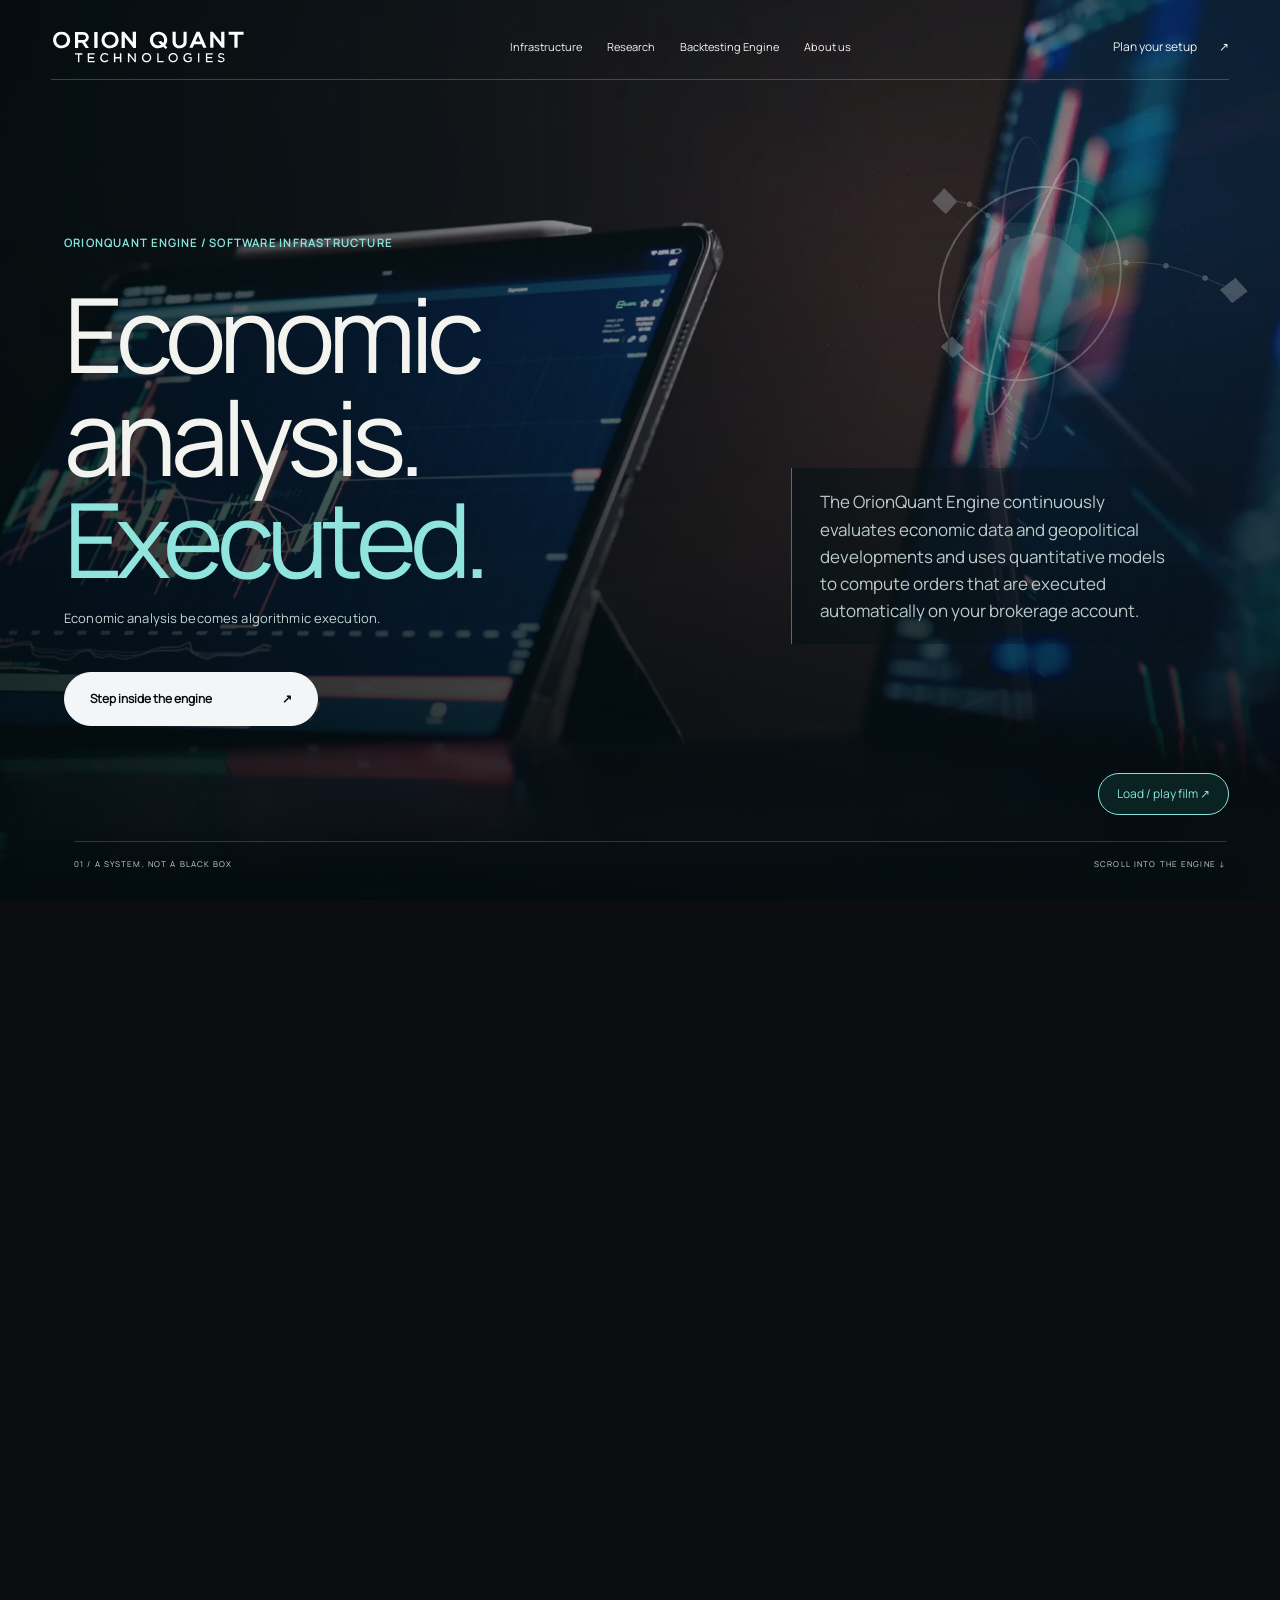
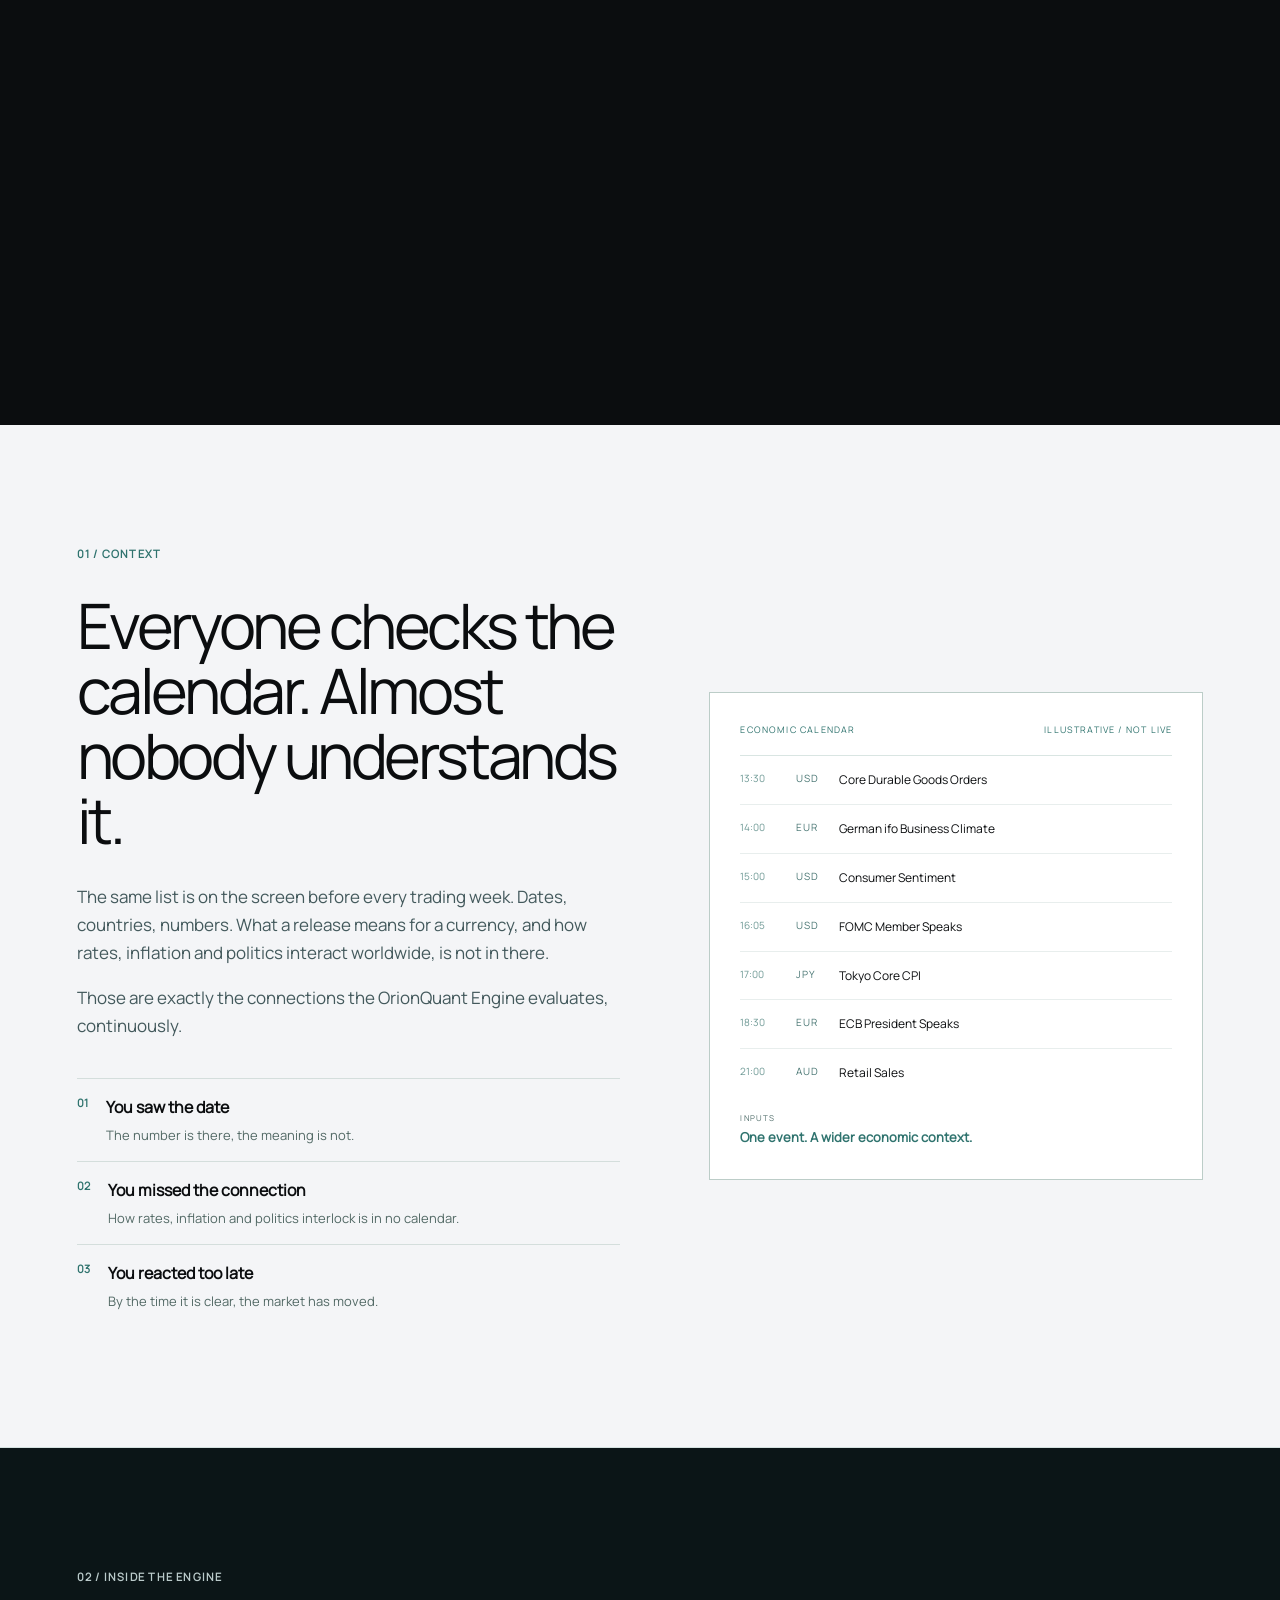
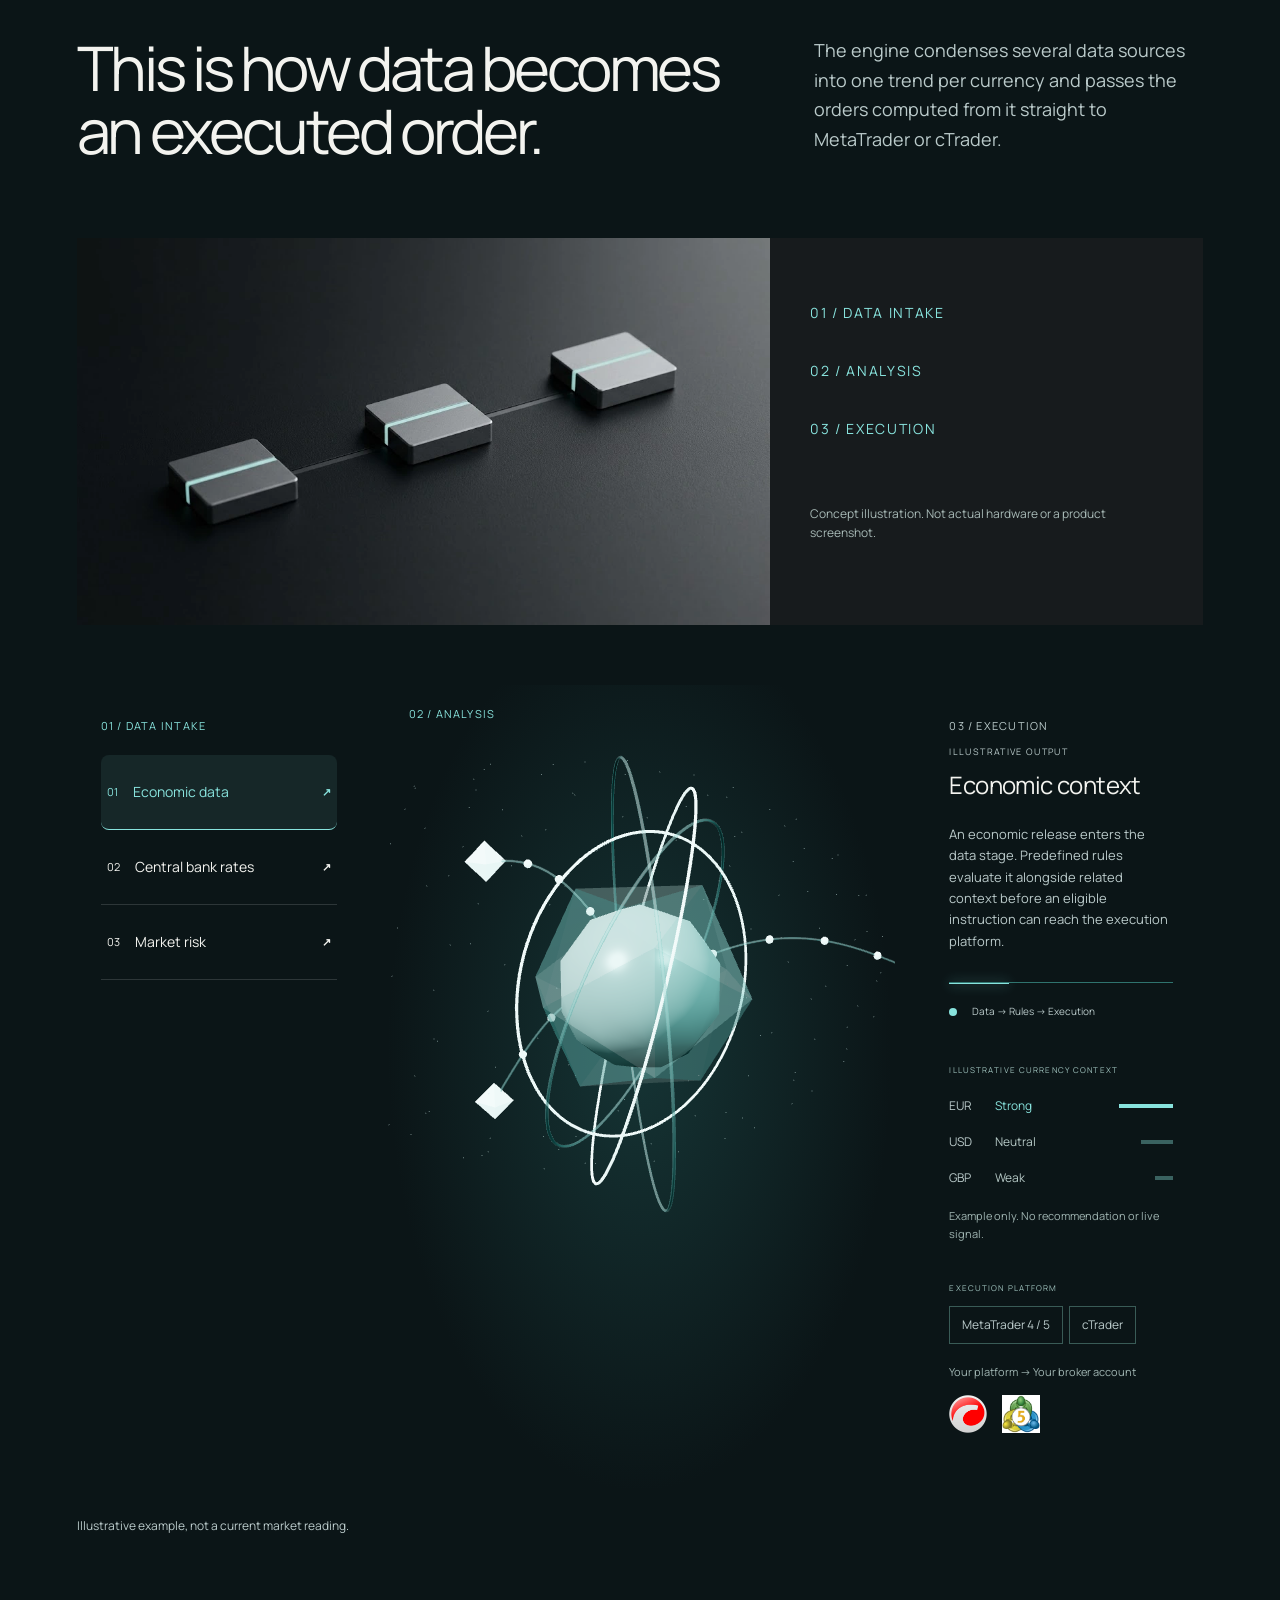
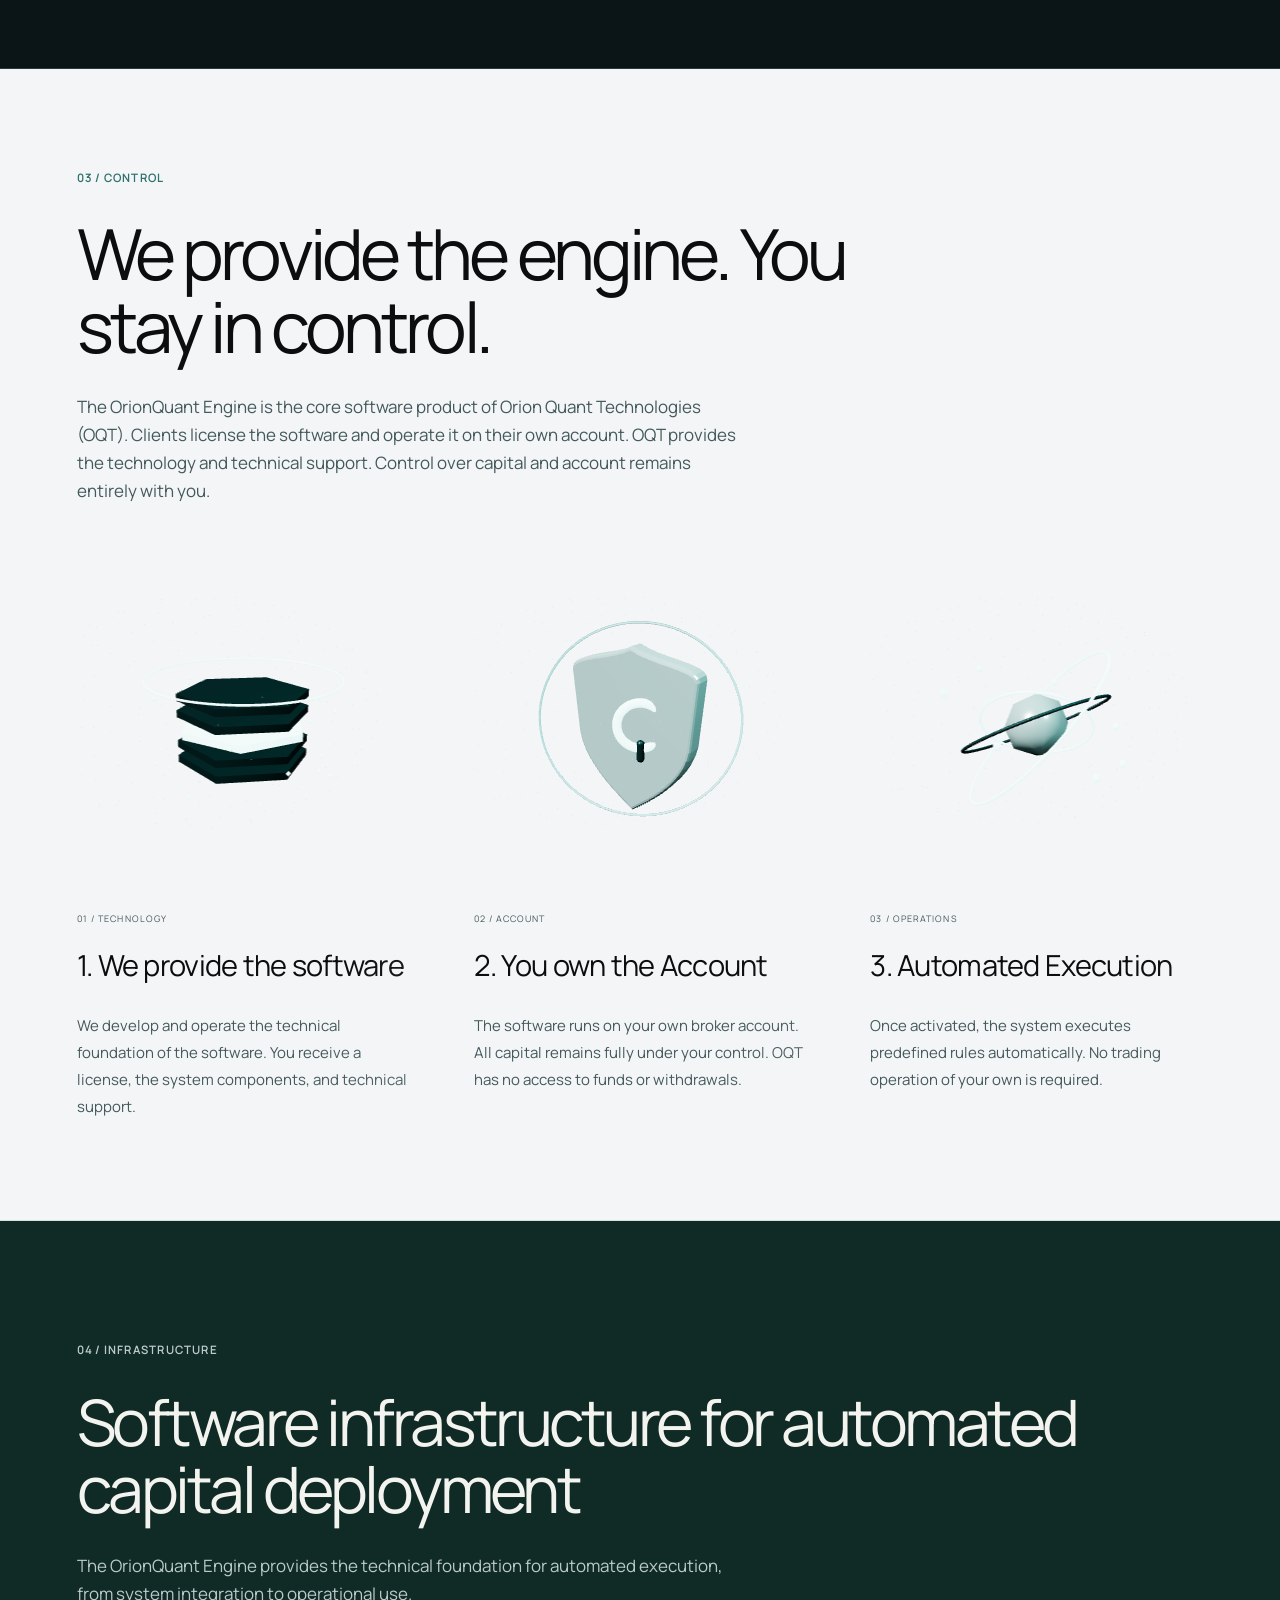
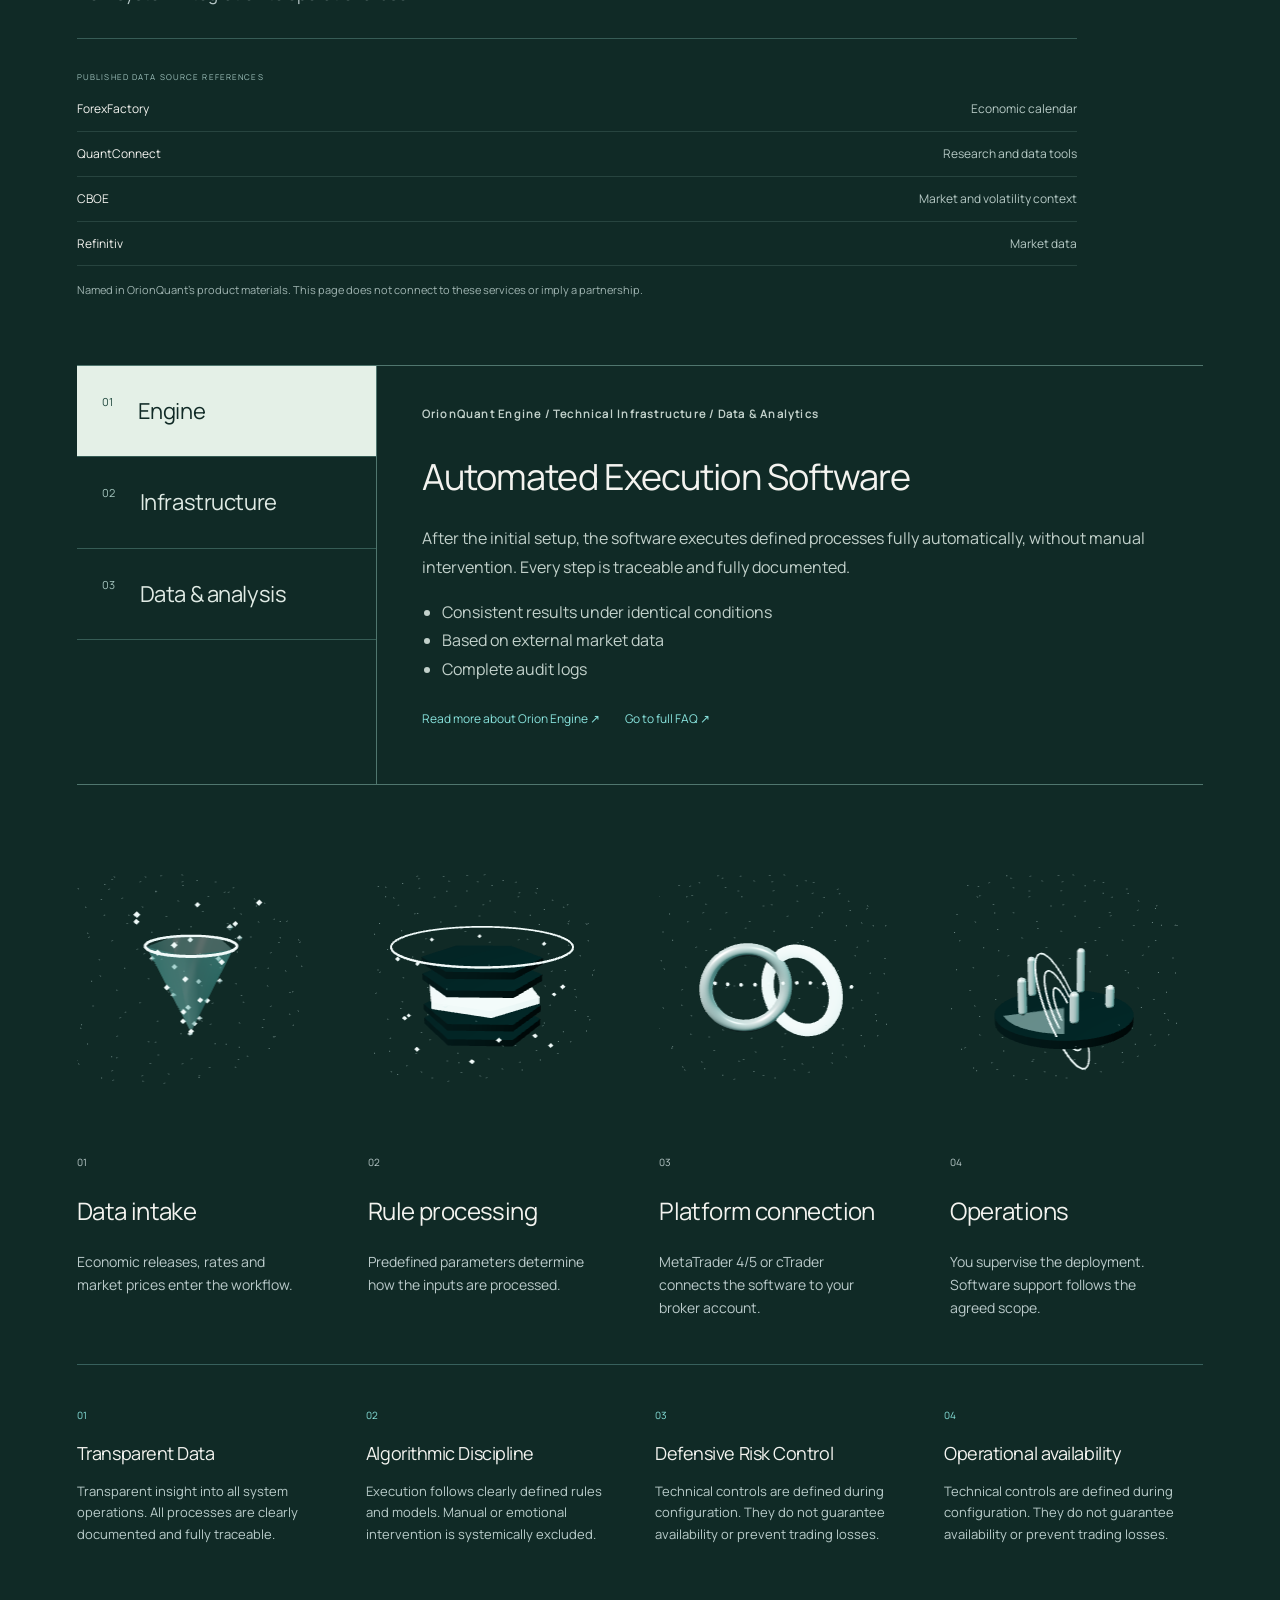
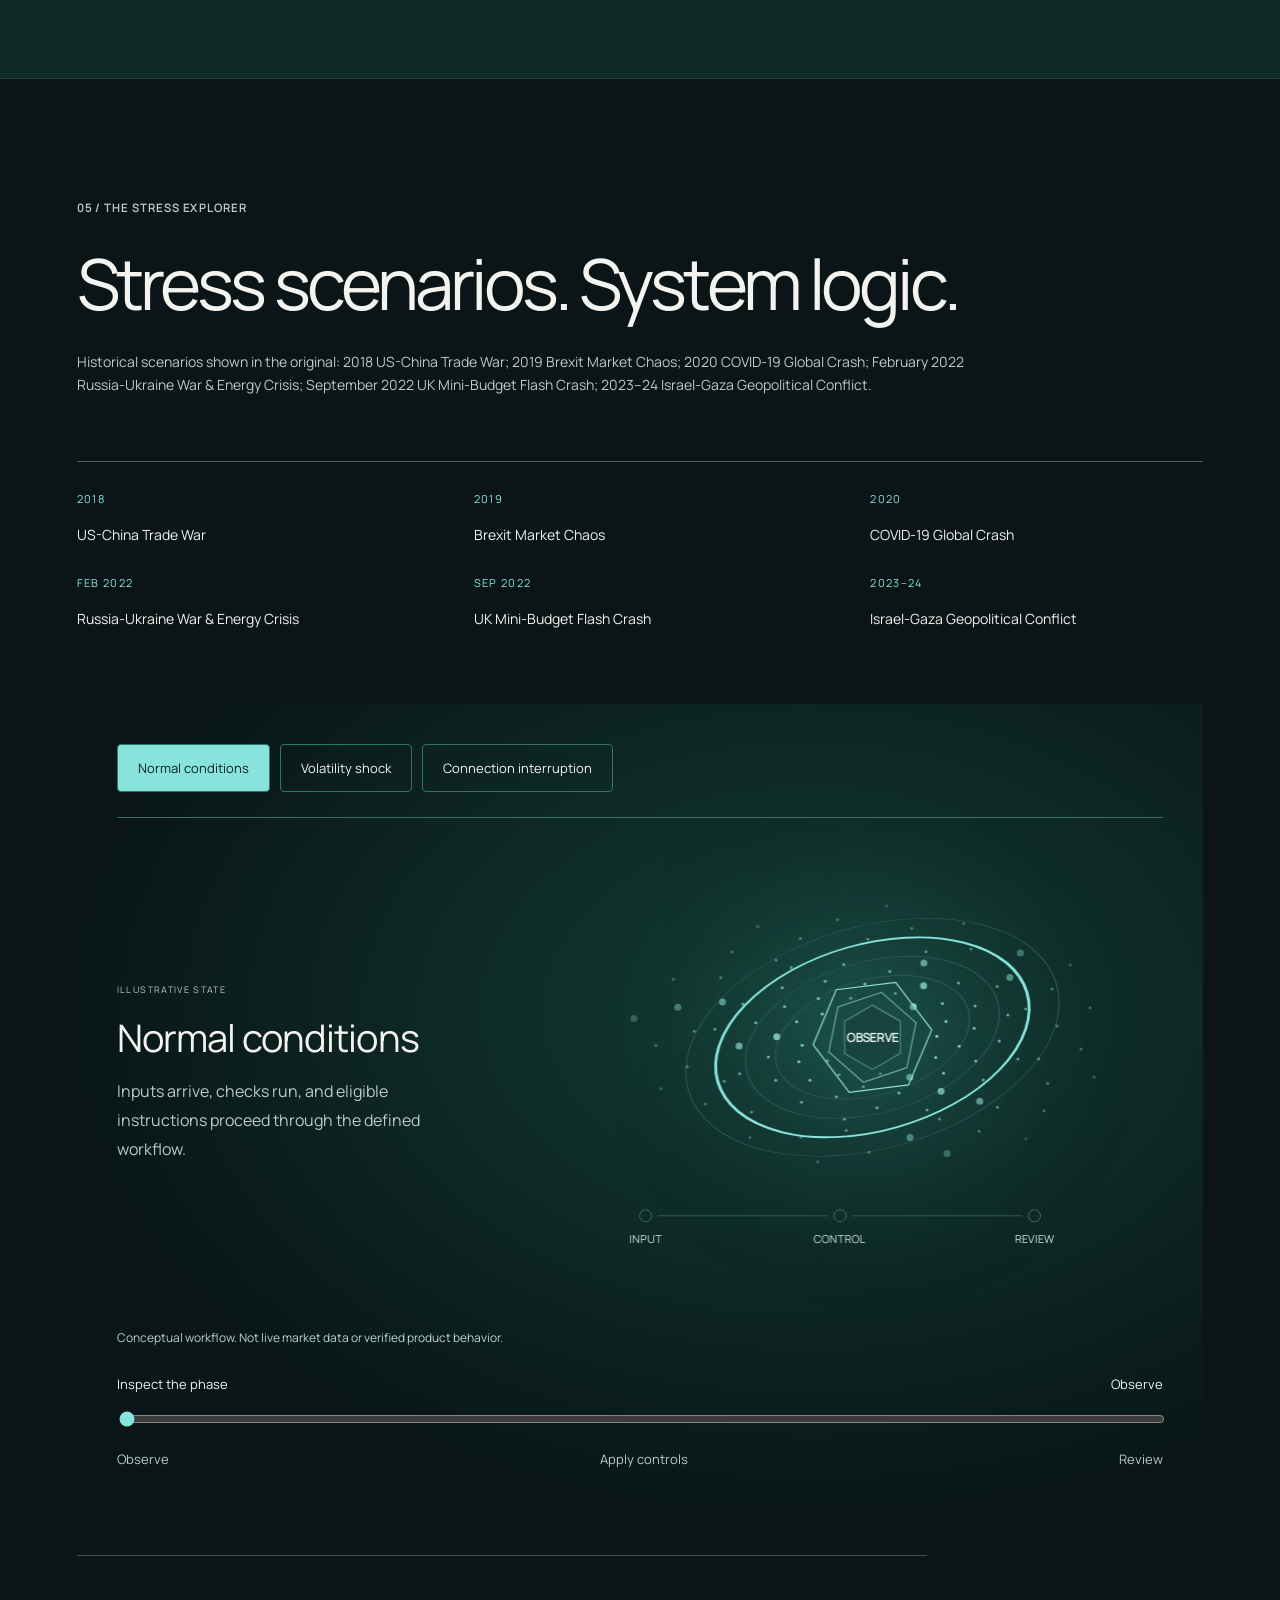
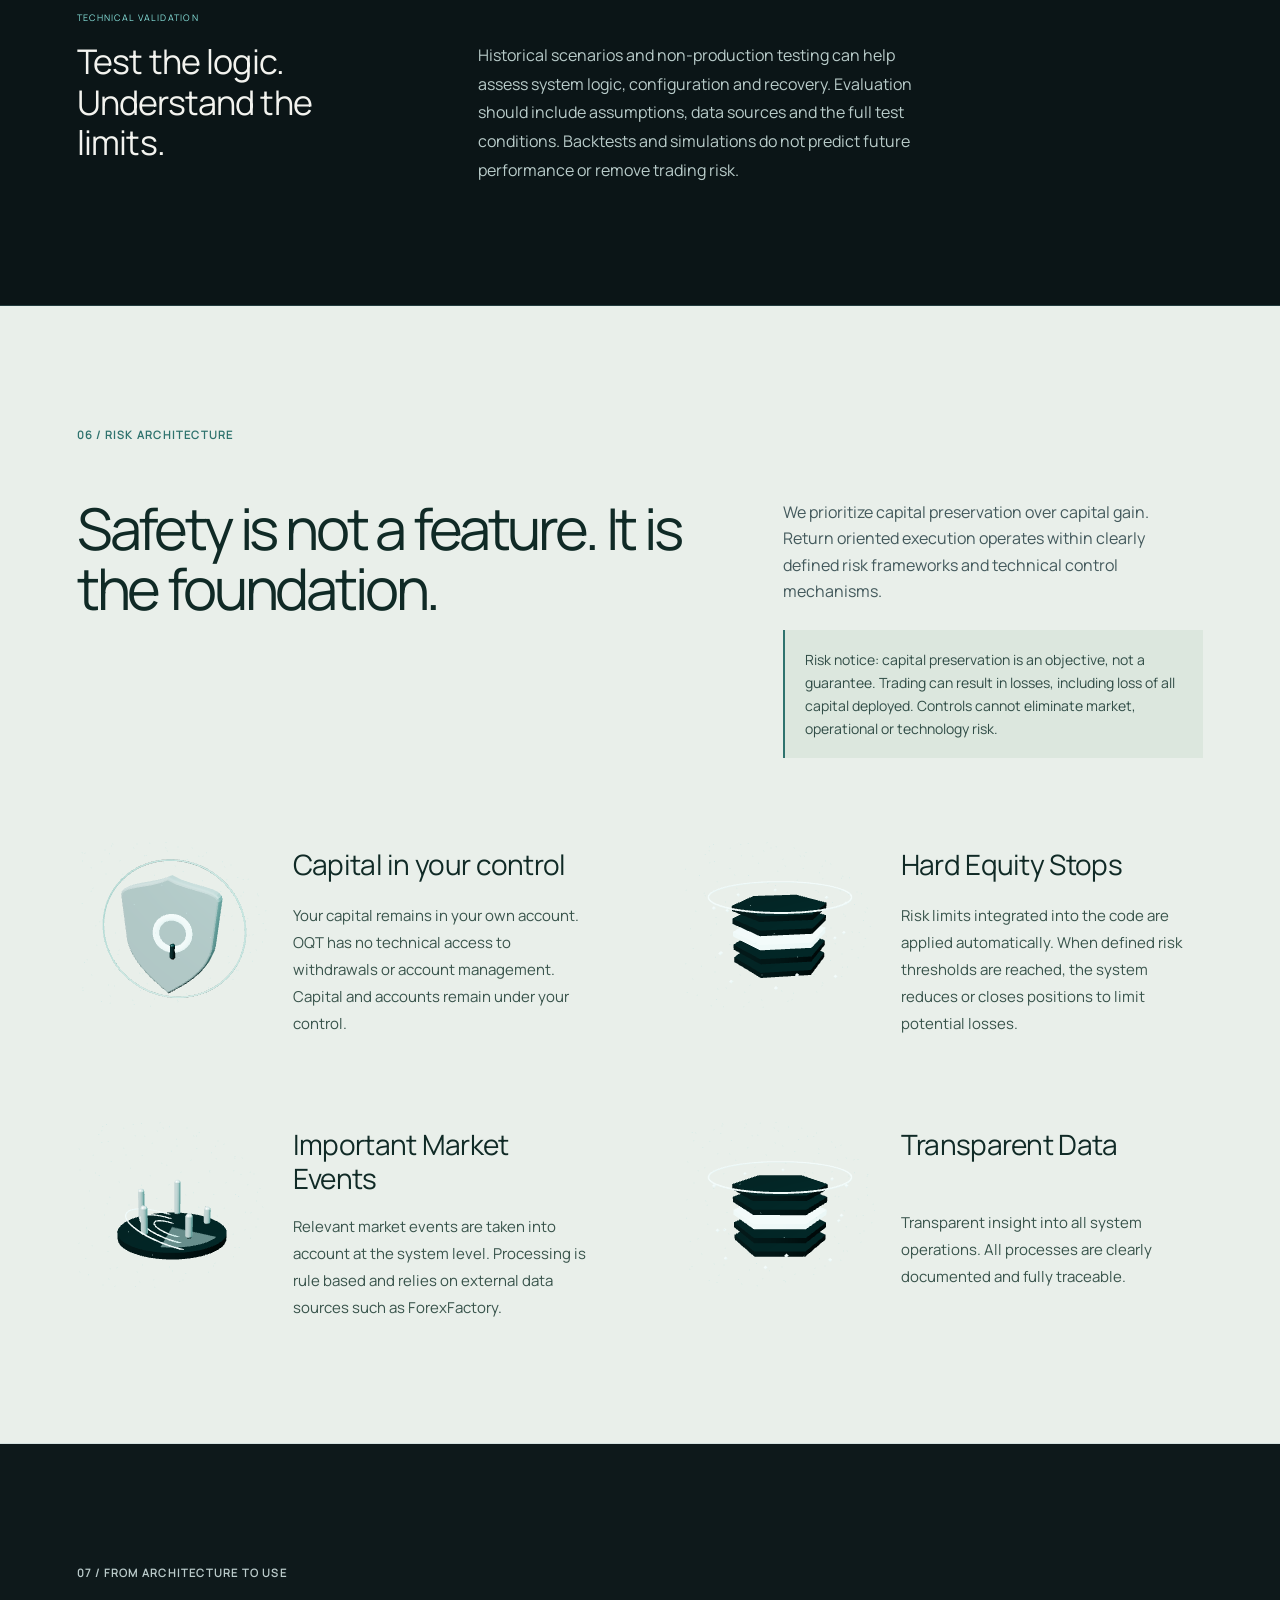
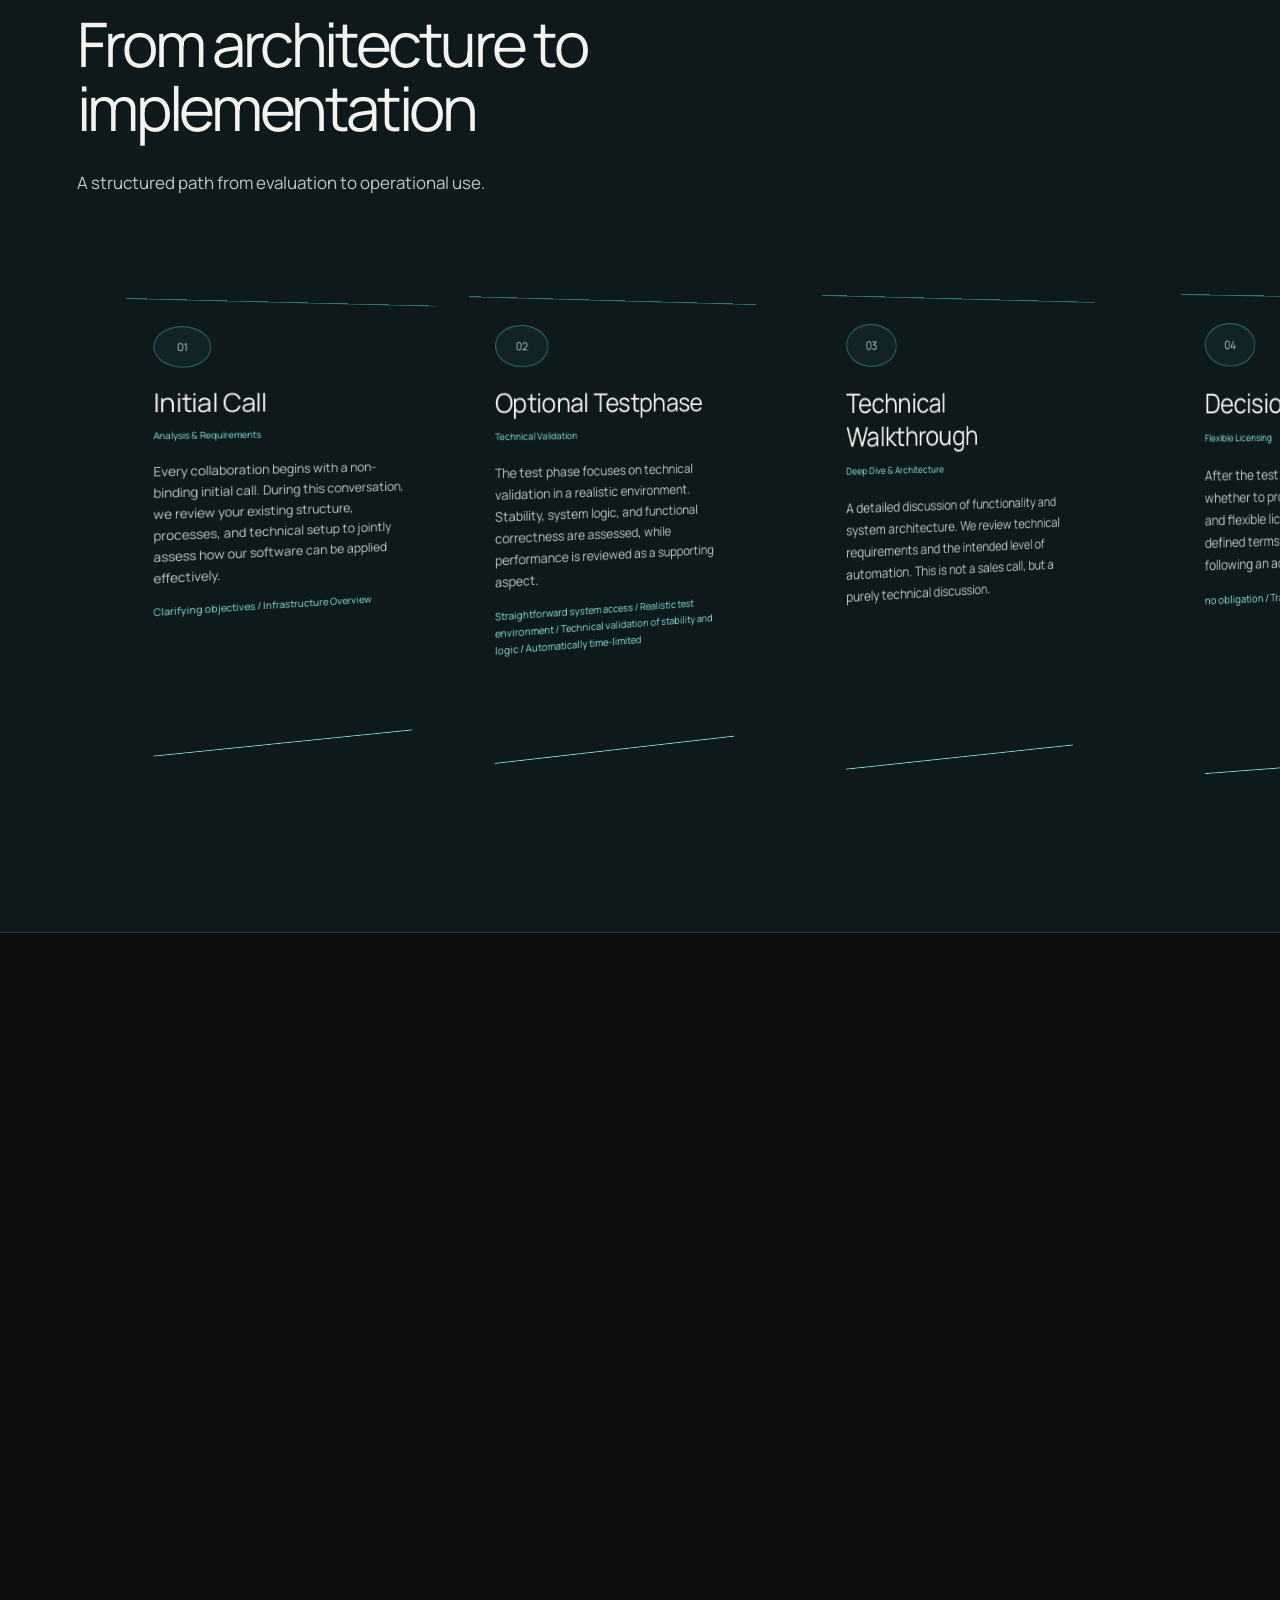
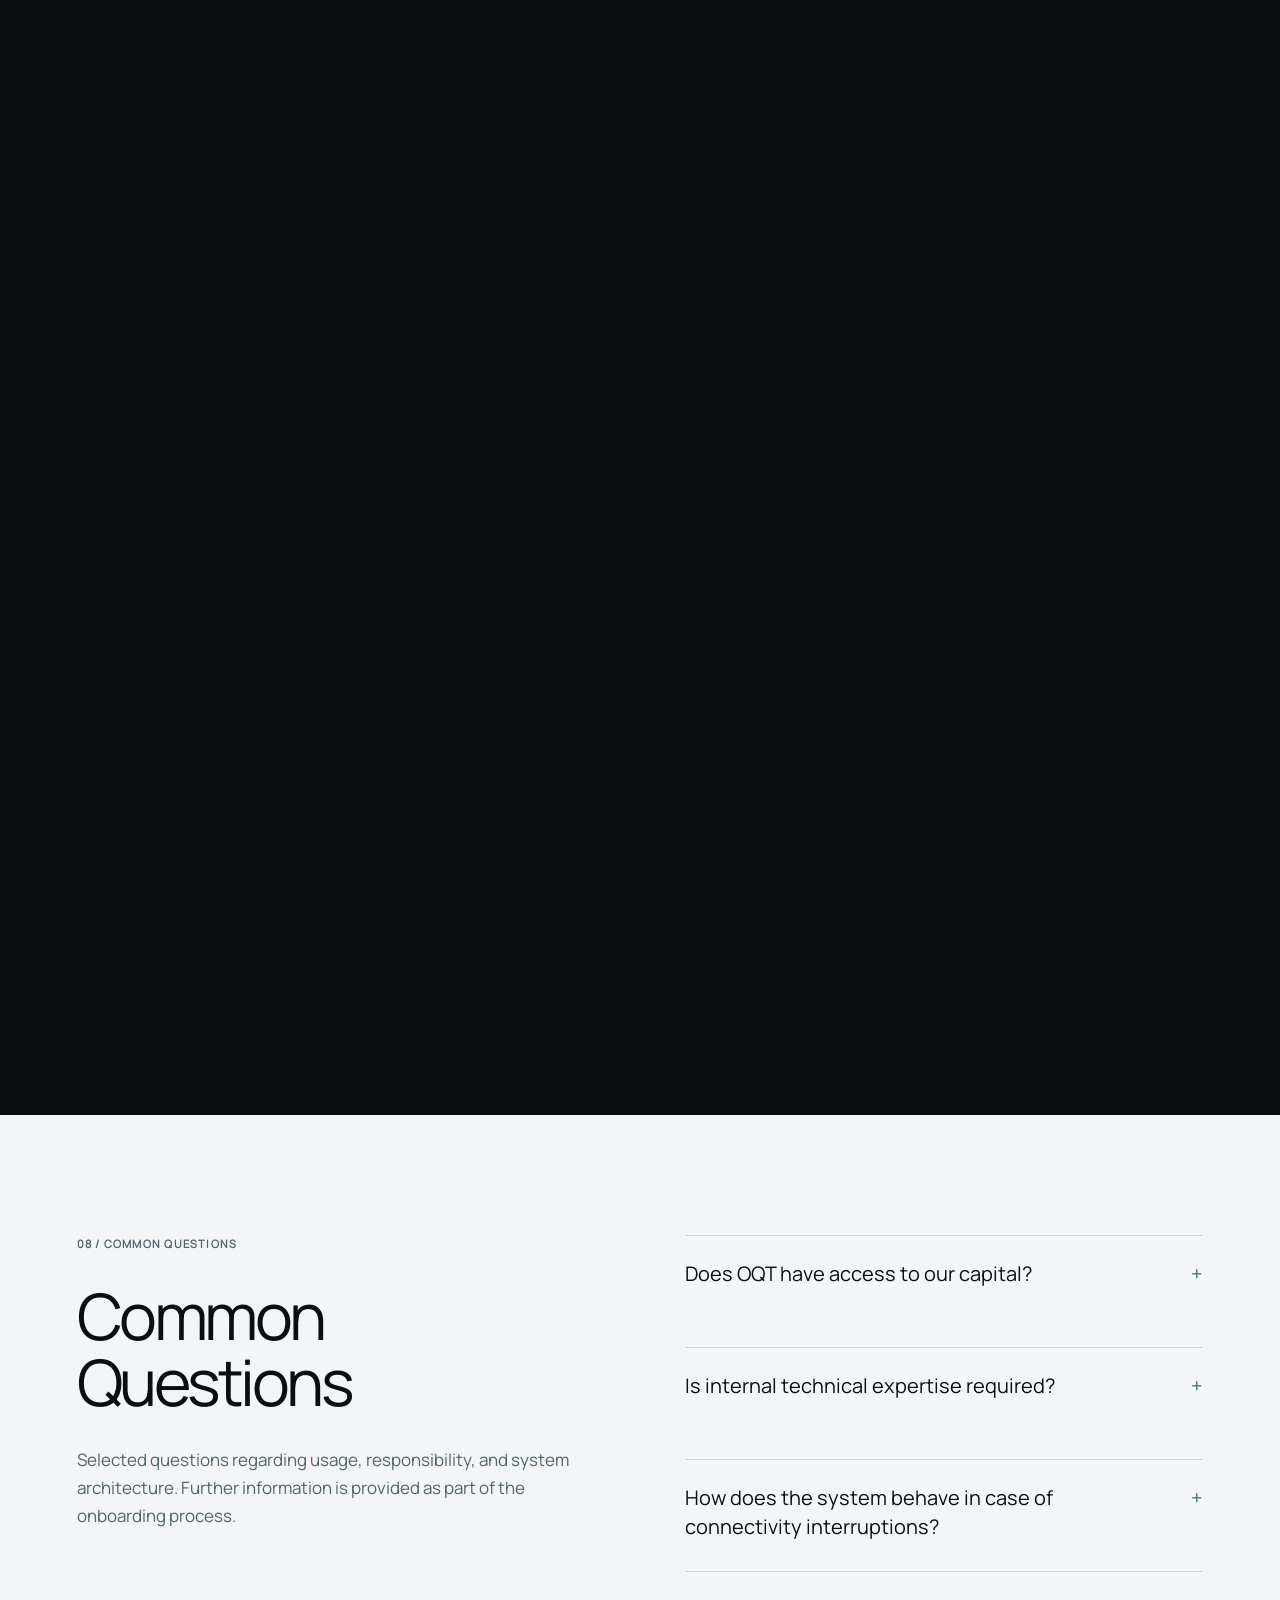
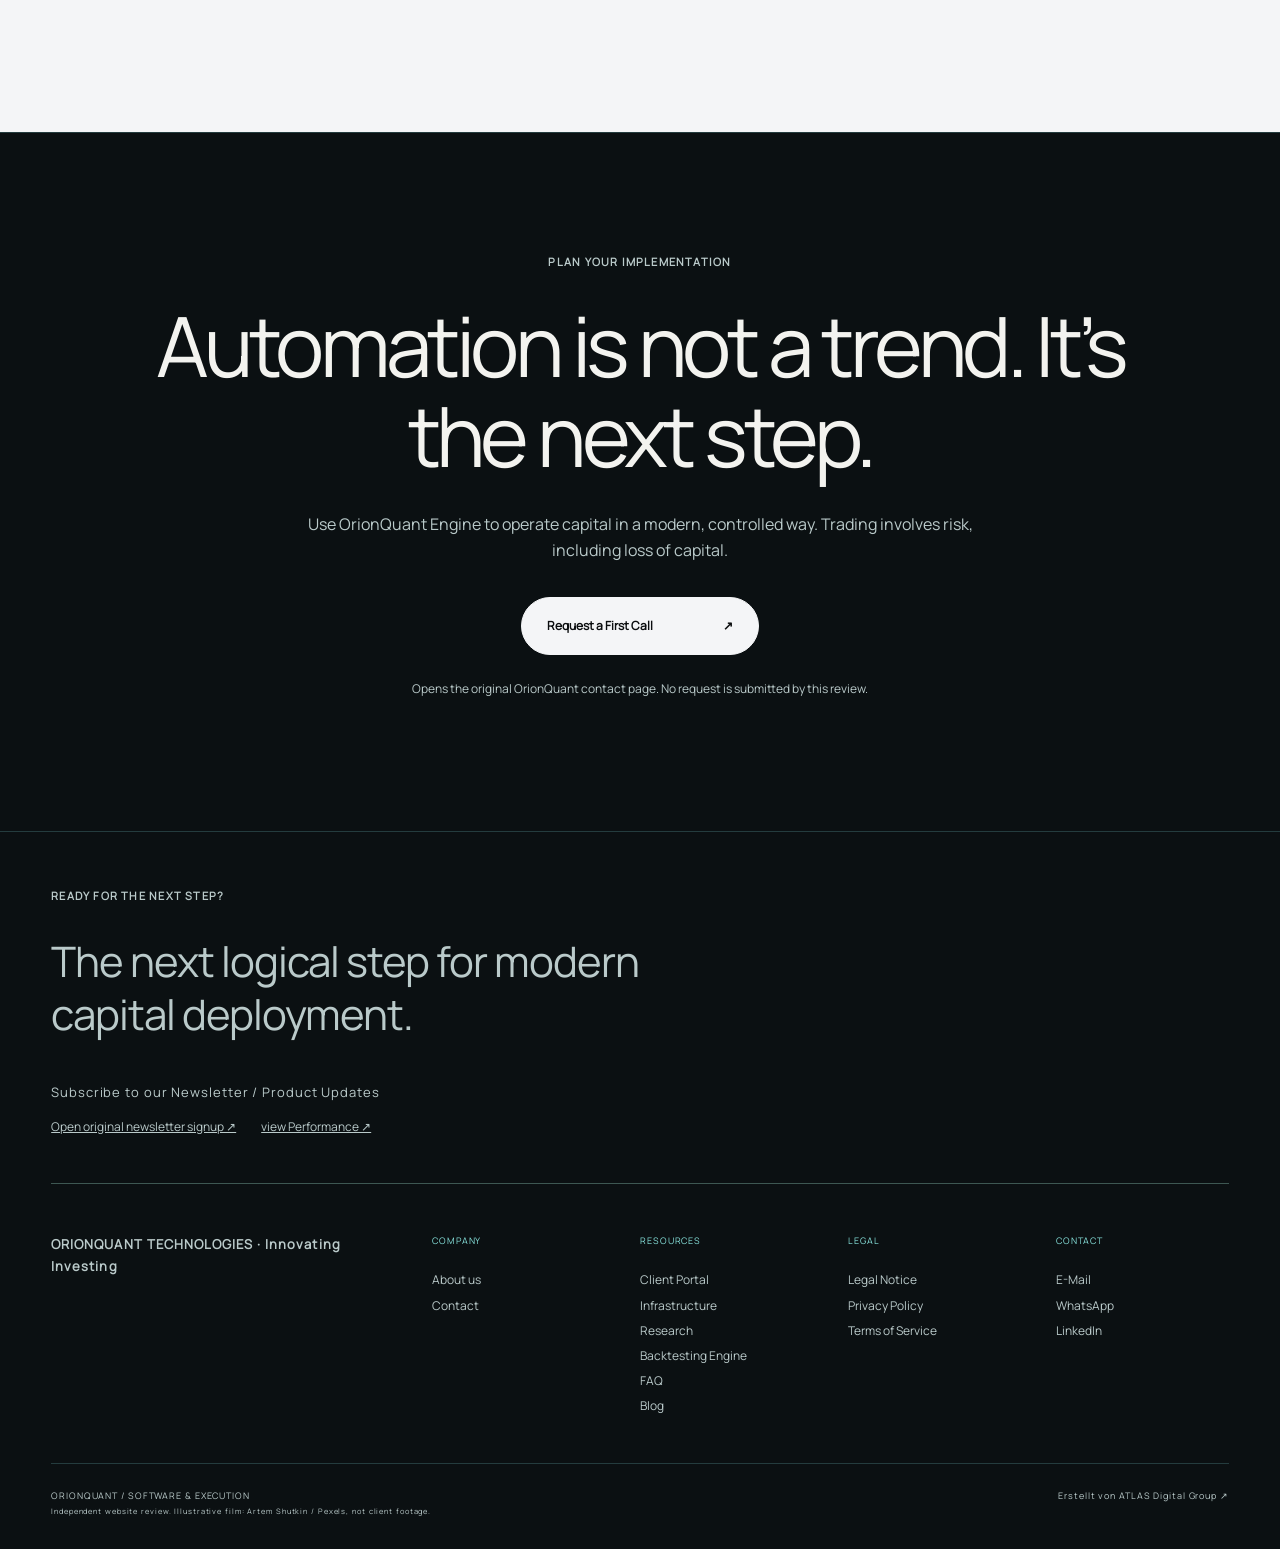
<file: cinematic-v4/index.html>
<!DOCTYPE html>

<html lang="en"><head><meta charset="utf-8"/><meta content="width=device-width,initial-scale=1" name="viewport"/><meta content="noindex,nofollow" name="robots"/><title>Trading infrastructure | Design study</title><link href="style.css?v=cinematic-v4-20261009" rel="stylesheet"/></head><body><header class="top"><a class="wordmark" href="#home"><img alt="Orion Quant Technologies" height="39" src="../3-orion-logo-original.svg" width="220"/></a><nav aria-label="Main"><a href="https://www.orionquant.com/infrastructure/">Infrastructure</a><a href="https://www.orionquant.com/research/">Research</a><a href="https://www.orionquant.com/backtesting-engine/">Backtesting Engine</a><a href="https://www.orionquant.com/about-us/">About us</a></nav><a class="contact" href="https://www.orionquant.com/contact-us/">Plan your setup <span>↗</span></a></header><main>
<section class="hero" id="home"><div class="film-stage"><video aria-label="Illustrative trading workspace film" autoplay="" loop="" muted="" playsinline="" poster="../12-trading-poster-desktop.webp" preload="metadata"><source media="(max-width: 650px)" src="../11-trading-hero-phone.mp4" type="video/mp4"/><source src="../10-trading-hero-desktop.mp4" type="video/mp4"/></video><div class="hero-shade"></div></div><div class="hero-content"><p class="eyebrow">ORIONQUANT ENGINE / SOFTWARE INFRASTRUCTURE</p><h1>Economic analysis.<br/><span class="hero-accent">Executed.</span></h1><p class="hero-original-line">Economic analysis becomes algorithmic execution.</p><p class="lead">The OrionQuant Engine continuously evaluates economic data and geopolitical developments and uses quantitative models to compute orders that are executed automatically on your brokerage account.</p><a class="button" href="#engine">Step inside the engine <span>↗</span></a></div><button class="film-start" hidden="" type="button">Play film ↗</button><div class="hero-foot"><span>01 / A SYSTEM, NOT A BLACK BOX</span><span>SCROLL INTO THE ENGINE ↓</span></div></section>
<section class="context section" id="context"><div class="section-head"><p class="eyebrow">01 / CONTEXT</p><h2>Everyone checks the calendar. Almost nobody understands it.</h2><p>The same list is on the screen before every trading week. Dates, countries, numbers. What a release means for a currency, and how rates, inflation and politics interact worldwide, is not in there.</p><p>Those are exactly the connections the OrionQuant Engine evaluates, continuously.</p><ul class="context-points"><li><b>01</b><div><strong>You saw the date</strong><p>The number is there, the meaning is not.</p></div></li><li><b>02</b><div><strong>You missed the connection</strong><p>How rates, inflation and politics interlock is in no calendar.</p></div></li><li><b>03</b><div><strong>You reacted too late</strong><p>By the time it is clear, the market has moved.</p></div></li></ul></div><div class="context-art calendar-stack"><div class="calendar-sheet back"></div><div class="calendar-sheet"><div class="calendar-top"><span>ECONOMIC CALENDAR</span><span>ILLUSTRATIVE / NOT LIVE</span></div><div aria-label="Original illustrative economic calendar" class="calendar-window" tabindex="0"><div class="calendar-row"><b>13:30</b><i>USD</i><span>Core Durable Goods Orders</span></div><div class="calendar-row"><b>14:00</b><i>EUR</i><span>German ifo Business Climate</span></div><div class="calendar-row"><b>15:00</b><i>USD</i><span>Consumer Sentiment</span></div><div class="calendar-row"><b>16:05</b><i>USD</i><span>FOMC Member Speaks</span></div><div class="calendar-row"><b>17:00</b><i>JPY</i><span>Tokyo Core CPI</span></div><div class="calendar-row"><b>18:30</b><i>EUR</i><span>ECB President Speaks</span></div><div class="calendar-row"><b>21:00</b><i>AUD</i><span>Retail Sales</span></div><div class="calendar-row"><b>22:15</b><i>CNY</i><span>Manufacturing PMI</span></div><div class="calendar-row"><b>23:00</b><i>GBP</i><span>Bank Holiday</span></div><div class="calendar-row"><b>09:30</b><i>GBP</i><span>Mortgage Approvals</span></div><div class="calendar-row"><b>11:00</b><i>EUR</i><span>Core CPI Flash Estimate</span></div><div class="calendar-row"><b>14:15</b><i>USD</i><span>ADP Employment Change</span></div><div class="calendar-row"><b>14:30</b><i>USD</i><span>Prelim GDP q/q</span></div><div class="calendar-week">KW 36</div><div class="calendar-row"><b>09:00</b><i>CHF</i><span>Foreign Currency Reserves</span></div><div class="calendar-row"><b>14:30</b><i>USD</i><span>Unemployment Claims</span></div><div class="calendar-row"><b>14:30</b><i>CAD</i><span>Employment Change</span></div><div class="calendar-row"><b>15:45</b><i>CAD</i><span>Ivey PMI</span></div><div class="calendar-row"><b>16:00</b><i>CNY</i><span>CPI y/y</span></div><div class="calendar-row"><b>08:00</b><i>GBP</i><span>GDP m/m</span></div><div class="calendar-row"><b>11:00</b><i>EUR</i><span>ZEW Economic Sentiment</span></div><div class="calendar-row"><b>14:15</b><i>EUR</i><span>Main Refinancing Rate</span></div><div class="calendar-row"><b>14:30</b><i>AUD</i><span>Unemployment Rate</span></div><div class="calendar-row"><b>03:30</b><i>AUD</i><span>Goods Trade Balance</span></div><div class="calendar-row"><b>07:55</b><i>CAD</i><span>BOC Gov Speaks</span></div><div class="calendar-row"><b>06:41</b><i>CNY</i><span>New Loans</span></div><div class="calendar-row"><b>14:30</b><i>USD</i><span>Core Retail Sales</span></div><div class="calendar-week">KW 37</div><div class="calendar-row"><b>03:30</b><i>AUD</i><span>NAB Business Confidence</span></div><div class="calendar-row"><b>08:00</b><i>GBP</i><span>Claimant Count Change</span></div><div class="calendar-row"><b>08:00</b><i>GBP</i><span>Average Earnings Index</span></div><div class="calendar-row"><b>14:30</b><i>USD</i><span>Core CPI y/y?</span></div><div class="calendar-row"><b>14:30</b><i>USD</i><span>CPI m/m</span></div><div class="calendar-row"><b>11:00</b><i>EUR</i><span>Industrial Production</span></div><div class="calendar-row"><b>14:15</b><i>EUR</i><span>Monetary Policy Statement</span></div><div class="calendar-row"><b>16:00</b><i>USD</i><span>Crude Oil Inventories</span></div><div class="calendar-row"><b>23:50</b><i>JPY</i><span>Core Machinery Orders</span></div><div class="calendar-row"><b>10:00</b><i>EUR</i><span>Trade Balance</span></div><div class="calendar-row"><b>13:00</b><i>GBP</i><span>Official Bank Rate</span></div><div class="calendar-row"><b>14:30</b><i>USD</i><span>Retail Sales m/m</span></div><div class="calendar-row"><b>15:15</b><i>USD</i><span>Industrial Production</span></div><div class="calendar-row"><b>16:00</b><i>USD</i><span>Consumer Sentiment</span></div><div class="calendar-row"><b>22:30</b><i>NZD</i><span>Business NZ Manufacturing</span></div></div><div class="calendar-bottom"><span>INPUTS</span><strong>One event. A wider economic context.</strong></div></div></div></section>
<section class="engine section" id="engine"><div class="section-head"><p class="eyebrow">02 / INSIDE THE ENGINE</p><h2>This is how data becomes an executed order.</h2><p>The engine condenses several data sources into one trend per currency and passes the orders computed from it straight to MetaTrader or cTrader.</p></div><figure class="concept-figure editorial-concept"><img alt="Conceptual illustration of three connected stages, not actual Orion hardware" height="572" loading="lazy" src="../1-orion-concept-gemini.webp" width="1024"/><figcaption><span>01 / DATA INTAKE</span><span>02 / ANALYSIS</span><span>03 / EXECUTION</span></figcaption><p>Concept illustration. Not actual hardware or a product screenshot.</p></figure><div class="engine-lab"><div aria-label="Data inputs" class="input-list" role="group"><span class="node-label">01 / DATA INTAKE</span><button aria-pressed="true" data-input="macro">01 <span>Economic data</span><b>↗</b></button><button aria-pressed="false" data-input="rates">02 <span>Central bank rates</span><b>↗</b></button><button aria-pressed="false" data-input="risk">03 <span>Market risk</span><b>↗</b></button></div><div aria-hidden="true" class="engine-core"><span class="node-label">02 / ANALYSIS</span><div class="core-disc"><span class="logic-mark"><svg aria-hidden="true" fill="none" height="32" stroke="currentColor" stroke-width="2" viewbox="0 0 48 36" width="42"><path d="M8 7h12v22H8M20 18h17M20 7h17M20 29h17"></path><circle cx="6" cy="7" r="3"></circle><circle cx="6" cy="29" r="3"></circle><circle cx="40" cy="7" r="3"></circle><circle cx="40" cy="18" r="3"></circle><circle cx="40" cy="29" r="3"></circle></svg></span>ENGINE<br/><small>Orion Engine Core v3.0</small></div><svg class="engine-path" viewbox="0 0 500 400"><path d="M0 200H125Q180 200 180 140H320Q375 140 375 200H500"></path></svg></div><div class="engine-output"><span class="node-label">03 / EXECUTION</span><span>ILLUSTRATIVE OUTPUT</span><h3 id="input-title">Economic context</h3><p id="input-detail">An economic release enters the data stage. Predefined rules evaluate it alongside related context before an eligible instruction can reach the execution platform.</p><div class="output-stage"><i></i><span>Data → Rules → Execution</span></div><div class="currency-context"><span>ILLUSTRATIVE CURRENCY CONTEXT</span><div><b>EUR</b><i class="positive">Strong</i><em></em></div><div><b>USD</b><i>Neutral</i><em></em></div><div><b>GBP</b><i>Weak</i><em></em></div><small>Example only. No recommendation or live signal.</small></div><div class="platform-target"><span>EXECUTION PLATFORM</span><strong>MetaTrader 4 / 5</strong><strong>cTrader</strong><small>Your platform → Your broker account</small><div class="platform-marks"><img alt="cTrader" height="600" loading="lazy" src="../2-ctrader-original.webp" width="600"/><img alt="MetaTrader 5" height="230" loading="lazy" src="../4-metatrader-original.png" width="230"/></div></div></div></div><p class="fine">Illustrative example, not a current market reading.</p></section>
<section class="control section editorial-control"><div class="section-head"><p class="eyebrow">03 / CONTROL</p><h2>We provide the engine. You stay in control.</h2><p>The OrionQuant Engine is the core software product of Orion Quant Technologies (OQT). Clients license the software and operate it on their own account. OQT provides the technology and technical support. Control over capital and account remains entirely with you.</p></div><div class="control-grid"><article><div aria-hidden="true" class="visual boundary"><i class="technical-art"><svg aria-hidden="true" fill="none" stroke="currentColor" stroke-width="1.4" viewbox="0 0 280 155" xmlns="http://www.w3.org/2000/svg"><rect height="96" rx="5" width="230" x="25" y="26"></rect><path d="M25 51h230M51 73h72M51 90h108"></path><rect height="32" rx="3" width="45" x="181" y="68"></rect><path d="m195 80-5 5 5 5m17-10 5 5-5 5"></path><text fill="currentColor" font-size="9" stroke="none" x="40" y="43">SOFTWARE LICENSE</text><path d="M92 135h96M140 123v12"></path></svg></i><i class="motion-guide"></i><i class="motion-guide"></i></div><span>01 / TECHNOLOGY</span><h3>1. We provide the software</h3><p>We develop and operate the technical foundation of the software. You receive a license, the system components, and technical support.</p></article><article><div aria-hidden="true" class="visual licence"><i class="technical-art"><svg aria-hidden="true" fill="none" stroke="currentColor" stroke-width="1.4" viewbox="0 0 280 155" xmlns="http://www.w3.org/2000/svg"><rect height="100" rx="4" width="116" x="21" y="25"></rect><text fill="currentColor" font-size="9" stroke="none" x="35" y="48">YOUR BROKER</text><path d="M35 65h84M35 81h50"></path><rect height="67" rx="4" width="88" x="169" y="42"></rect><path d="M201 64v-6a12 12 0 0 1 24 0v6"></path><rect height="27" rx="3" width="35" x="196" y="64"></rect><path d="M137 78h32"></path><text fill="currentColor" font-size="9" stroke="none" x="26" y="145">CAPITAL STAYS IN YOUR ACCOUNT</text></svg></i><i class="motion-guide"></i><i class="motion-guide"></i></div><span>02 / ACCOUNT</span><h3>2. You own the Account</h3><p>The software runs on your own broker account. All capital remains fully under your control. OQT has no access to funds or withdrawals.</p></article><article><div aria-hidden="true" class="visual audit"><i class="technical-art"><svg aria-hidden="true" fill="none" stroke="currentColor" stroke-width="1.4" viewbox="0 0 280 155" xmlns="http://www.w3.org/2000/svg"><rect height="107" rx="4" width="113" x="20" y="23"></rect><path d="M34 46h86M34 68h86M34 90h86M34 112h86"></path><circle cx="111" cy="46" r="3"></circle><circle cx="111" cy="68" r="3"></circle><circle cx="111" cy="90" r="3"></circle><path d="M133 78h45"></path><rect height="65" rx="4" width="80" x="180" y="45"></rect><path d="M194 65h52M194 85h32"></path><text fill="currentColor" font-size="9" stroke="none" x="21" y="148">CLIENT VPS / CLIENT-SIDE CONTROL</text></svg></i><i class="motion-guide"></i><i class="motion-guide"></i></div><span>03 / OPERATIONS</span><h3>3. Automated Execution</h3><p>Once activated, the system executes predefined rules automatically. No trading operation of your own is required.</p></article></div></section>
<section class="infrastructure section"><div class="section-head"><p class="eyebrow">04 / INFRASTRUCTURE</p><h2>Software infrastructure for automated capital deployment</h2><p>The OrionQuant Engine provides the technical foundation for automated execution, from system integration to operational use.</p><div class="data-source-note"><span>PUBLISHED DATA SOURCE REFERENCES</span><div><b>ForexFactory</b><i>Economic calendar</i></div><div><b>QuantConnect</b><i>Research and data tools</i></div><div><b>CBOE</b><i>Market and volatility context</i></div><div><b>Refinitiv</b><i>Market data</i></div><p>Named in OrionQuant's product materials. This page does not connect to these services or imply a partnership.</p></div></div><div class="service-stage"><div aria-label="Software services" class="service-switch" role="tablist"><button aria-controls="service-engine" aria-selected="true" data-service="service-engine" role="tab">01 <span>Engine</span></button><button aria-controls="service-infrastructure" aria-selected="false" data-service="service-infrastructure" role="tab">02 <span>Infrastructure</span></button><button aria-controls="service-data" aria-selected="false" data-service="service-data" role="tab">03 <span>Data &amp; analysis</span></button></div><div class="service-panel" id="service-engine" role="tabpanel"><p class="eyebrow">OrionQuant Engine / Technical Infrastructure / Data &amp; Analytics</p><h3>Automated Execution Software</h3><p>After the initial setup, the software executes defined processes fully automatically, without manual intervention. Every step is traceable and fully documented.</p><ul><li>Consistent results under identical conditions</li><li>Based on external market data</li><li>Complete audit logs</li></ul><div class="source-links"><a href="https://www.orionquant.com/infrastructure/">Read more about Orion Engine ↗</a><a href="https://www.orionquant.com/faq/">Go to full FAQ ↗</a></div></div><article class="service-panel" hidden="" id="service-infrastructure" role="tabpanel"><p class="eyebrow">TECHNICAL INFRASTRUCTURE / MANAGED HOSTING</p><h3>Technical Implementation</h3><p>OQT supports the technical onboarding and the initial system setup.</p><ul><li>Robust system architecture</li><li>Connectivity via established broker interfaces</li></ul></article><article class="service-panel" hidden="" id="service-data" role="tabpanel"><p class="eyebrow">DATA &amp; ANALYTICS / DATA DRIVEN INSIGHTS</p><h3>Data &amp; Analysis Frameworks</h3><p>Strategies are technically evaluated using historical data and defined test scenarios. Backtesting and analysis serve a structured assessment prior to productive use.</p><ul><li>Evaluation across long time periods</li><li>Simulation under different market phases</li><li>Traceable result reports</li></ul><div class="source-backtest"><span>ORIGINAL ILLUSTRATIVE BACKTEST / NOT LIVE</span><strong>EURGBP <i>M30</i></strong><div>Signal type <b>LONG</b></div><div>Data source <b>Tick Data M1</b></div><div>Progress <b>82.1%</b></div><small>Source UI labels: Indicators / UTC+0 / Signal detected. No trading recommendation or verified performance.</small></div></article></div><div class="pipeline"><article><span>01</span><h3>Data intake</h3><p>Economic releases, rates and market prices enter the workflow.</p><div class="pipeline-art"><svg aria-hidden="true" fill="none" stroke="currentColor" stroke-width="1.4" viewbox="0 0 280 155" xmlns="http://www.w3.org/2000/svg"><path d="M20 32h63M20 69h63M20 106h63M83 32h32v37h35M83 106h32V69"></path><circle cx="19" cy="32" r="6"></circle><circle cx="19" cy="69" r="6"></circle><circle cx="19" cy="106" r="6"></circle><rect height="44" rx="3" width="90" x="150" y="47"></rect><text fill="currentColor" font-size="10" stroke="none" x="169" y="74">INPUTS</text></svg></div></article><article><span>02</span><h3>Rule processing</h3><p>Predefined parameters determine how the inputs are processed.</p><div class="pipeline-art"><svg aria-hidden="true" fill="none" stroke="currentColor" stroke-width="1.4" viewbox="0 0 280 155" xmlns="http://www.w3.org/2000/svg"><path d="M15 70h37M112 70h37M209 70h47"></path><rect height="52" rx="3" width="60" x="52" y="44"></rect><rect height="52" rx="3" width="60" x="149" y="44"></rect><text fill="currentColor" font-size="9" stroke="none" x="67" y="73">RULE</text><text fill="currentColor" font-size="9" stroke="none" x="160" y="73">CHECK</text></svg></div></article><article><span>03</span><h3>Platform connection</h3><p>MetaTrader 4/5 or cTrader connects the software to your broker account.</p><div class="pipeline-art"><svg aria-hidden="true" fill="none" stroke="currentColor" stroke-width="1.4" viewbox="0 0 280 155" xmlns="http://www.w3.org/2000/svg"><rect height="94" rx="3" width="108" x="15" y="25"></rect><text fill="currentColor" font-size="10" stroke="none" x="29" y="47">PLATFORM</text><path d="M29 65h78M29 82h58M123 73h30"></path><rect height="62" rx="3" width="112" x="153" y="43"></rect><text fill="currentColor" font-size="10" stroke="none" x="173" y="78">BROKER</text></svg></div></article><article><span>04</span><h3>Operations</h3><p>You supervise the deployment. Software support follows the agreed scope.</p><div class="pipeline-art"><svg aria-hidden="true" fill="none" stroke="currentColor" stroke-width="1.4" viewbox="0 0 280 155" xmlns="http://www.w3.org/2000/svg"><path d="M29 25v100h222M55 92h22v-25h28v14h30V50h28v24h31V36h37"></path><circle cx="231" cy="36" r="5"></circle><text fill="currentColor" font-size="9" stroke="none" x="49" y="145">TECHNICAL STATUS / NOT PERFORMANCE</text></svg></div></article></div><div class="capability-strip"><article><span>01</span><h3>Transparent Data</h3><p>Transparent insight into all system operations. All processes are clearly documented and fully traceable.</p></article><article><span>02</span><h3>Algorithmic Discipline</h3><p>Execution follows clearly defined rules and models. Manual or emotional intervention is systemically excluded.</p></article><article><span>03</span><h3>Defensive Risk Control</h3><p>Technical controls are defined during configuration. They do not guarantee availability or prevent trading losses.</p></article><article><span>04</span><h3>Operational availability</h3><p>Technical controls are defined during configuration. They do not guarantee availability or prevent trading losses.</p></article></div></section>
<section class="stress section" id="stress"><div class="section-head"><p class="eyebrow">05 / THE STRESS EXPLORER</p><h2>Stress scenarios. System logic.</h2><p>Historical scenarios shown in the original: 2018 US-China Trade War; 2019 Brexit Market Chaos; 2020 COVID-19 Global Crash; February 2022 Russia-Ukraine War &amp; Energy Crisis; September 2022 UK Mini-Budget Flash Crash; 2023–24 Israel-Gaza Geopolitical Conflict.</p></div><div class="history-rail"><div><span>2018</span><strong>US-China Trade War</strong></div><div><span>2019</span><strong>Brexit Market Chaos</strong></div><div><span>2020</span><strong>COVID-19 Global Crash</strong></div><div><span>FEB 2022</span><strong>Russia-Ukraine War &amp; Energy Crisis</strong></div><div><span>SEP 2022</span><strong>UK Mini-Budget Flash Crash</strong></div><div><span>2023–24</span><strong>Israel-Gaza Geopolitical Conflict</strong></div></div><div class="stress-lab"><div aria-label="Illustrative scenarios" class="scenario-tabs" role="group"><button aria-pressed="true" data-scenario="0">Normal conditions</button><button aria-pressed="false" data-scenario="1">Volatility shock</button><button aria-pressed="false" data-scenario="2">Connection interruption</button></div><div class="stress-visual"><canvas aria-label="Illustrative workflow state visualization" id="stress-field"></canvas><div class="stress-reading"><span>ILLUSTRATIVE STATE</span><h3 id="scenario-title">Normal conditions</h3><p id="scenario-detail">Inputs arrive, checks run, and eligible instructions proceed through the defined workflow.</p></div></div><p class="stress-concept-note">Conceptual workflow. Not live market data or verified product behavior.</p><label class="phase-label" for="phase">Inspect the phase <span id="phase-name">Observe</span></label><input id="phase" max="100" min="0" type="range" value="0"/><div class="phase-markers"><span>Observe</span><span>Apply controls</span><span>Review</span></div></div><div class="validation-note"><span>TECHNICAL VALIDATION</span><h3>Test the logic. Understand the limits.</h3><p>Historical scenarios and non-production testing can help assess system logic, configuration and recovery. Evaluation should include assumptions, data sources and the full test conditions. Backtests and simulations do not predict future performance or remove trading risk.</p></div></section>
<section class="risk section editorial-risk" id="risk"><div class="section-head"><p class="eyebrow">06 / RISK ARCHITECTURE</p><h2>Safety is not a feature. It is the foundation.</h2><p>We prioritize capital preservation over capital gain. Return oriented execution operates within clearly defined risk frameworks and technical control mechanisms.</p><p class="risk-disclosure">Risk notice: capital preservation is an objective, not a guarantee. Trading can result in losses, including loss of all capital deployed. Controls cannot eliminate market, operational or technology risk.</p></div><div class="risk-grid"><article><div class="risk-art"><i class="technical-art"><svg aria-hidden="true" fill="none" stroke="currentColor" stroke-width="1.4" viewbox="0 0 280 155" xmlns="http://www.w3.org/2000/svg"><rect height="80" rx="4" width="97" x="25" y="28"></rect><rect height="80" rx="4" width="96" x="160" y="28"></rect><path d="M140 15v115" stroke-dasharray="3 5"></path><text fill="currentColor" font-size="10" stroke="none" x="41" y="73">SOFTWARE</text><text fill="currentColor" font-size="10" stroke="none" x="177" y="73">ACCOUNT</text></svg></i></div><h3>Capital in your control</h3><p>Your capital remains in your own account. OQT has no technical access to withdrawals or account management. Capital and accounts remain under your control.</p></article><article><div class="risk-art"><i class="technical-art"><svg aria-hidden="true" fill="none" stroke="currentColor" stroke-width="1.4" viewbox="0 0 280 155" xmlns="http://www.w3.org/2000/svg"><path d="M25 20v105h230M36 52h214" stroke-dasharray="3 5"></path><path d="M35 97h40V80h40V67h40V55h46"></path><rect height="28" rx="3" width="39" x="209" y="38"></rect><text fill="currentColor" font-size="8" stroke="none" x="217" y="56">STOP</text></svg></i></div><h3>Hard Equity Stops</h3><p>Risk limits integrated into the code are applied automatically. When defined risk thresholds are reached, the system reduces or closes positions to limit potential losses.</p></article><article><div class="risk-art"><i class="technical-art"><svg aria-hidden="true" fill="none" stroke="currentColor" stroke-width="1.4" viewbox="0 0 280 155" xmlns="http://www.w3.org/2000/svg"><rect height="96" rx="4" width="215" x="32" y="25"></rect><path d="M32 51h215M60 13v26M218 13v26M65 73h116M65 95h72"></path><circle cx="213" cy="87" r="14"></circle><path d="M213 78v12m0 6v1"></path></svg></i></div><h3>Important Market Events</h3><p>Relevant market events are taken into account at the system level. Processing is rule based and relies on external data sources such as ForexFactory.</p></article><article><div class="risk-art"><i class="technical-art"><svg aria-hidden="true" fill="none" stroke="currentColor" stroke-width="1.4" viewbox="0 0 280 155" xmlns="http://www.w3.org/2000/svg"><path d="M18 75h35M100 75h35M201 75h48"></path><rect height="47" rx="4" width="47" x="53" y="51"></rect><rect height="47" rx="4" width="66" x="135" y="51"></rect><path d="m64 75 8 8 17-20m60 12 8 8 20-20"></path></svg></i></div><h3>Transparent Data</h3><p>Transparent insight into all system operations. All processes are clearly documented and fully traceable.</p></article></div></section>
<section class="process section" id="process"><div class="section-head"><p class="eyebrow">07 / FROM ARCHITECTURE TO USE</p><h2>From architecture to implementation</h2><p>A structured path from evaluation to operational use.</p></div><div class="process-list">
<article><span>01</span><div><h3>Initial Call</h3><small class="process-label">Analysis &amp; Requirements</small><p>Every collaboration begins with a non-binding initial call. During this conversation, we review your existing structure, processes, and technical setup to jointly assess how our software can be applied effectively.</p><p class="step-notes">Clarifying objectives / Infrastructure Overview</p></div><i></i></article><article><span>02</span><div><h3>Optional Testphase</h3><small class="process-label">Technical Validation</small><p>The test phase focuses on technical validation in a realistic environment. Stability, system logic, and functional correctness are assessed, while performance is reviewed as a supporting aspect.</p><p class="step-notes">Straightforward system access / Realistic test environment / Technical validation of stability and logic / Automatically time-limited</p></div><i></i></article><article><span>03</span><div><h3>Technical Walkthrough</h3><small class="process-label">Deep Dive &amp; Architecture</small><p>A detailed discussion of functionality and system architecture. We review technical requirements and the intended level of automation. This is not a sales call, but a purely technical discussion.</p></div><i></i></article><article><span>04</span><div><h3>Decision &amp; Contract</h3><small class="process-label">Flexible Licensing</small><p>After the test phase, you decide freely whether to proceed. We offer transparent and flexible licensing models with clear defined terms. Continuation only occurs following an active decision.</p><p class="step-notes">no obligation / Transparent pricing models</p></div><i></i></article><article><span>05</span><div><h3>Installation &amp; Setup</h3><small class="process-label">Installation &amp; Setup</small><p>Following the agreement, we provide the license and all required setup files. Installation is completed either independently using clear documentation or with support from our technical team.</p><p class="step-notes">Separation of software and capital / Installation within your own environment</p></div><i></i></article><article><span>06</span><div><h3>Go-Live</h3><small class="process-label">Activation</small><p>You activate the system independently within your existing infrastructure. Operational control remains entirely with your organization. OQT provides software and technical support only.</p><p class="step-notes">Operational control remains with client / Client-side operation</p></div><i></i></article><article><span>07</span><div><h3>Ongoing Support</h3><small class="process-label">Maintenance</small><p>Throughout the license term, we provide technical support, system updates, and assistance with configuration questions. Operational responsibility remains entirely with the customer.</p><p class="step-notes">Regular system updates / Technical support / Support during initial setup / Support for software-related issues</p></div><i></i></article></div></section>
<section class="faq section" id="faq"><div class="section-head"><p class="eyebrow">08 / COMMON QUESTIONS</p><h2>Common Questions</h2><p>Selected questions regarding usage, responsibility, and system architecture. Further information is provided as part of the onboarding process.</p></div><div class="faq-list"><details><summary>Does OQT have access to our capital?</summary><p>No. OQT is a non-custodial software solution. Your capital remains entirely in your own brokerage account. The software operates within your existing account structure and has no access to withdrawals or external transactions.</p></details><details><summary>Is internal technical expertise required?</summary><p>Please confirm the requirements and hosting model during technical onboarding. Operating trading software requires risk awareness, configuration and ongoing supervision.</p></details><details><summary>How does the system behave in case of connectivity interruptions?</summary><p>Please confirm the requirements and hosting model during technical onboarding. Operating trading software requires risk awareness, configuration and ongoing supervision.</p></details></div></section>
<section class="closing section" id="contact"><div aria-hidden="true" class="closing-orbit"></div><p class="eyebrow">PLAN YOUR IMPLEMENTATION</p><h2>Automation is not a trend. It’s the next step.</h2><p>Use OrionQuant Engine to operate capital in a modern, controlled way. Trading involves risk, including loss of capital.</p><a class="button" href="https://www.orionquant.com/contact-us/">Request a First Call <span>↗</span></a><p class="fine">Opens the original OrionQuant contact page. No request is submitted by this review.</p></section></main><footer><div class="source-newsletter"><p class="eyebrow">READY FOR THE NEXT STEP?</p><h3>The next logical step for modern capital deployment.</h3><p>Subscribe to our Newsletter / Product Updates</p><a href="https://www.orionquant.com/">Open original newsletter signup ↗</a><a href="https://www.orionquant.com/infrastructure/">view Performance ↗</a></div><div class="original-footer-links"><strong>ORIONQUANT TECHNOLOGIES · Innovating Investing</strong><div><span>COMPANY</span><a href="https://www.orionquant.com/about-us/">About us</a><a href="https://www.orionquant.com/contact-us/">Contact</a></div><div><span>RESOURCES</span><a href="https://www.orionquant.com/dashboard/">Client Portal</a><a href="https://www.orionquant.com/infrastructure/">Infrastructure</a><a href="https://www.orionquant.com/research/">Research</a><a href="https://www.orionquant.com/backtesting-engine/">Backtesting Engine</a><a href="https://www.orionquant.com/faq/">FAQ</a><a href="https://blog.orionquant.com/">Blog</a></div><div><span>LEGAL</span><a href="https://www.orionquant.com/impressum/">Legal Notice</a><a href="https://www.orionquant.com/privacy/">Privacy Policy</a><a href="https://www.orionquant.com/terms/">Terms of Service</a></div><div><span>CONTACT</span><a href="mailto:info@orionquant.com">E-Mail</a><a href="https://wa.me/message/NNB75WGAIZERP1">WhatsApp</a><a href="https://www.linkedin.com/in/felixtrauner">LinkedIn</a></div></div><span>ORIONQUANT / SOFTWARE &amp; EXECUTION<br/><small>Independent website review. Illustrative film: Artem Shutkin / Pexels, not client footage.</small></span><a href="https://atlasdigitalgroup.de">Erstellt von ATLAS Digital Group ↗</a></footer><script src="../6-gsap.min.js"></script><script src="../7-ScrollTrigger.min.js"></script><script src="../8-lenis.min.js"></script><script src="motion.js?v=cinematic-v4-20261009"></script><script src="../4-premium.js?v=cinematic-v4-20261009"></script><script src="field.js?v=cinematic-v4-20261009" type="module"></script><script src="../14-editorial.js?v=cinematic-v4-20261009"></script><script type="module" src="cinematic.js?v=cinematic-v4-20261009"></script></body></html>
</file>
<file: 1-style.css>
/* Neutral working tokens. Final palette awaits owner clarification. */
:root{--ground:#121212;--surface:#1b1b1b;--text:#f5f5f5;--muted:#c2c2c2;--accent:#fff;--line:#777;--soft:#333}*{box-sizing:border-box}html{scroll-behavior:smooth}body{margin:0;background:var(--ground);color:var(--text);font:16px/1.65 Arial,Helvetica,sans-serif}a{color:inherit;text-decoration:none}button,input{font:inherit}button,a{touch-action:manipulation}button{color:inherit}.top{height:90px;padding:0 4vw;position:absolute;top:0;left:0;width:100%;z-index:5;display:flex;align-items:center;justify-content:space-between;border-bottom:1px solid var(--line)}.wordmark{font-weight:800;letter-spacing:.07em}.wordmark span{font-size:9px;margin-left:10px;font-weight:400}.top nav{display:flex;gap:28px;font-size:12px}.contact{font-size:12px}.contact span{margin-left:20px}.hero{position:relative;min-height:100svh;display:flex;align-items:center;overflow:hidden}.film-stage{position:absolute;inset:0;overflow:hidden;background:#181818}.film-stage video,.film-stage canvas{position:absolute;width:100%;height:100%;inset:0;object-fit:cover}.film-stage canvas{opacity:.32}.hero-shade{position:absolute;inset:0;background:linear-gradient(90deg,rgba(0,0,0,.9),rgba(0,0,0,.25)),linear-gradient(0deg,#121212,transparent 30%)}.hero-content{position:relative;padding:160px 8vw 140px;max-width:1200px}.eyebrow{font-size:10px;letter-spacing:.21em;font-weight:600;margin:0 0 30px;color:var(--muted)}h1,h2,h3,p{margin-top:0}h1{font-size:clamp(48px,6.8vw,100px);line-height:1.04;font-weight:500;letter-spacing:-.055em;margin-bottom:34px}h2{font-size:clamp(38px,4.8vw,72px);line-height:1.08;letter-spacing:-.045em;font-weight:500;margin-bottom:30px}h3{font-size:24px;line-height:1.25;font-weight:500;letter-spacing:-.025em}.lead{max-width:440px;font-size:18px;color:var(--muted)}.button{display:inline-flex;gap:60px;justify-content:space-between;align-items:center;min-height:54px;border:1px solid var(--line);border-radius:3px;padding:12px 20px;margin-top:18px;font-size:12px;background:rgba(10,10,10,.75)}.button:hover{background:var(--surface)}.hero-foot{position:absolute;bottom:30px;left:4vw;right:4vw;display:flex;justify-content:space-between;font-size:9px;letter-spacing:.14em;color:var(--muted)}.section{padding:130px 8vw;border-bottom:1px solid var(--soft);position:relative;overflow:hidden}.section-head{max-width:680px;margin-bottom:65px}.section-head>p:not(.eyebrow){max-width:520px;color:var(--muted);font-size:17px}.context{display:grid;grid-template-columns:1fr 1fr;gap:60px;align-items:center}.context .section-head{margin:0}.context-art{position:relative;height:390px}.context-wheel{position:absolute;border:1px solid var(--line);border-radius:50%;width:310px;height:310px;top:20px;left:calc(50% - 155px)}.context-wheel i{position:absolute;left:50%;top:50%;font-size:9px;font-style:normal;letter-spacing:.12em;padding:8px;background:var(--ground)}.context-wheel i:nth-child(1){transform:translate(-50%,-170px)}.context-wheel i:nth-child(2){transform:translate(100px,-50%)}.context-wheel i:nth-child(3){transform:translate(-50%,140px)}.context-wheel i:nth-child(4){transform:translate(-200px,-50%)}.context-line{position:absolute;width:100%;inset:60px 0;height:260px;overflow:visible}.context-line path,.engine-path path{fill:none;stroke:var(--accent);stroke-width:2}.event-card{position:absolute;left:20%;right:0;bottom:0;padding:20px;background:var(--surface);border:1px solid var(--line)}.event-card span,.engine-output>span,.stress-reading>span{font-size:9px;color:var(--muted);letter-spacing:.15em;display:block;margin-bottom:10px}.event-card strong{font-weight:400}.engine-lab{display:grid;grid-template-columns:1fr 1.2fr 1fr;border:1px solid var(--line);min-height:390px;align-items:center;border-radius:4px}.input-list{padding:24px}.input-list button{display:flex;align-items:center;gap:15px;width:100%;min-height:75px;background:none;border:0;border-bottom:1px solid var(--soft);text-align:left;font-size:11px;cursor:pointer}.input-list button span{flex:1;font-size:14px}.input-list button[aria-pressed=true]{color:var(--accent);background:var(--surface)}.engine-core{height:390px;position:relative;display:grid;place-items:center}.core-disc{width:155px;height:155px;display:grid;align-content:center;text-align:center;border:1px solid var(--line);background:var(--ground);border-radius:50%;z-index:2;letter-spacing:.1em;font-size:18px}.core-disc small{font-size:7px;letter-spacing:.14em;color:var(--muted);margin-top:9px}.core-orbit{position:absolute;width:270px;height:270px;border:1px solid var(--line);border-radius:50%;transform:rotateX(50deg) rotateZ(30deg)}.core-orbit.second{transform:rotateY(50deg) rotateZ(-30deg)}.engine-path{position:absolute;inset:0;width:100%;height:100%}.engine-output{padding:30px;font-size:13px;color:var(--muted)}.engine-output h3{color:var(--text)}.output-stage{margin-top:30px;font-size:10px;border-top:1px solid var(--line);padding-top:20px;display:flex;gap:15px}.output-stage i{width:8px;height:8px;border-radius:50%;background:var(--accent);margin-top:5px}.fine{font-size:10px;color:var(--muted);margin-top:20px}.control-grid{display:grid;grid-template-columns:repeat(3,1fr);gap:30px}.control-grid article,.risk-grid article{padding:30px;border:1px solid var(--soft);background:var(--surface);border-radius:3px;transform-style:preserve-3d}.control-grid span{display:block;margin:20px 0;color:var(--muted);font-size:9px;letter-spacing:.12em}.control-grid p,.risk-grid p,.pipeline p{font-size:14px;color:var(--muted);margin:0}.visual{height:160px;display:flex;align-items:center;justify-content:center;gap:15px;position:relative}.visual i{display:block;width:70px;height:95px;border:1px solid var(--line);border-radius:12px}.boundary i{width:90px;height:90px;border-radius:50%}.boundary i:first-child{margin-right:-30px}.licence i{width:55px;height:80px;transform:rotate(-10deg)}.licence i:nth-child(2){transform:rotate(5deg)}.audit i{width:110px;height:15px;position:absolute}.audit i:first-child{top:40px}.audit i:last-child{bottom:40px}.pipeline{display:grid;grid-template-columns:repeat(4,1fr)}.pipeline article{padding:30px 20px;border:1px solid var(--soft)}.pipeline article>span{font-size:10px;color:var(--muted)}.pipeline h3{font-size:21px;margin-top:25px}.pipeline-art{height:85px;display:flex;gap:10px;align-items:end;margin-top:30px}.pipeline-art i{width:25%;height:40px;border:1px solid var(--line)}.pipeline-art i:nth-child(2){height:70px}.stress-lab{border:1px solid var(--line);padding:30px;border-radius:3px}.scenario-tabs{display:flex;gap:12px}.scenario-tabs button{border:1px solid var(--line);background:none;min-height:48px;padding:10px 20px;font-size:12px;cursor:pointer}.scenario-tabs button[aria-pressed=true]{background:var(--text);color:var(--ground)}.stress-visual{height:330px;position:relative;display:flex;align-items:center}.stress-visual canvas{position:absolute;width:100%;height:100%}.stress-reading{position:relative;max-width:340px;padding:20px;background:var(--ground);border:1px solid var(--soft)}.stress-reading p{font-size:13px;color:var(--muted);margin:0}.phase-label{display:flex;justify-content:space-between;font-size:11px}input[type=range]{width:100%;accent-color:var(--accent);min-height:44px}.phase-markers{display:flex;justify-content:space-between;font-size:10px;color:var(--muted)}.risk-grid{display:grid;grid-template-columns:repeat(4,1fr);gap:20px}.risk-art{height:100px;display:grid;place-items:center}.risk-art i{width:50px;height:50px;border:1px solid var(--line);transform:rotate(45deg)}.risk-grid h3{font-size:20px}.process-list article{display:grid;grid-template-columns:75px 1fr 100px;gap:20px;align-items:center;padding:30px 0;border-top:1px solid var(--line)}.process-list article>span{font-size:12px;color:var(--muted)}.process-list h3{margin-bottom:10px}.process-list p{color:var(--muted);font-size:14px;margin:0}.process-list i{display:block;height:1px;background:var(--accent);transform-origin:left}.closing{text-align:center;min-height:620px;display:grid;justify-items:center;align-content:center}.closing p{color:var(--muted)}.closing-orbit{width:600px;height:600px;border:1px solid var(--soft);border-radius:50%;position:absolute;z-index:-0;pointer-events:none}.closing>*:not(.closing-orbit){position:relative}footer{display:flex;justify-content:space-between;padding:30px 4vw;font-size:9px;letter-spacing:.1em;color:var(--muted)}a:focus-visible,button:focus-visible,input:focus-visible{outline:2px solid var(--accent);outline-offset:5px}@media(max-width:1000px){.top nav{display:none}.context{grid-template-columns:1fr}.context-art{max-width:600px;width:100%;margin:auto}.risk-grid,.pipeline{grid-template-columns:repeat(2,1fr)}.engine-lab{grid-template-columns:1fr 1fr}.engine-output{grid-column:1/-1}.control-grid{gap:15px}.control-grid article{padding:20px}}@media(max-width:650px){.top{height:75px}.wordmark{font-size:13px}.wordmark span,.contact{display:none}.hero-content{padding:140px 6vw 140px}.hero-foot{font-size:8px;gap:20px}.hero-foot span:first-child{max-width:140px}.section{padding:80px 6vw}.section-head{margin-bottom:40px}h1{font-size:52px}h2{font-size:42px}.engine-lab,.control-grid,.risk-grid{grid-template-columns:1fr}.engine-core{height:330px}.engine-output{grid-column:auto}.input-list{padding:15px 24px}.control-grid article{padding:25px}.visual{height:130px}.pipeline{grid-template-columns:1fr 1fr}.pipeline article{padding:25px 15px}.pipeline h3{font-size:19px}.scenario-tabs{flex-direction:column}.stress-lab{padding:20px}.stress-visual{height:360px;align-items:end;padding-bottom:20px}.stress-reading{max-width:100%;padding:18px}.process-list article{grid-template-columns:35px 1fr 25px;gap:15px}.process-list h3{font-size:22px}.context-wheel{width:250px;height:250px;left:calc(50% - 125px)}.context-wheel i:nth-child(1){transform:translate(-50%,-140px)}.context-wheel i:nth-child(2){transform:translate(80px,-50%)}.context-wheel i:nth-child(3){transform:translate(-50%,110px)}.context-wheel i:nth-child(4){transform:translate(-155px,-50%)}.event-card{left:0}footer{flex-direction:column;gap:20px}.closing-orbit{width:500px;height:500px}}@media(prefers-reduced-motion:reduce){html{scroll-behavior:auto}}

/* Film candidate is internal until owner grants the demo-stock exception. */
/* Four distinct controls rather than repeated decorative diamonds. */
.risk-grid article:nth-child(1) .risk-art i{border-radius:50%;box-shadow:0 0 0 10px var(--surface),0 0 0 11px var(--line)}
.risk-grid article:nth-child(2) .risk-art i{border-width:0 0 1px 1px;border-radius:0;position:relative}.risk-grid article:nth-child(2) .risk-art i:after{content:'';position:absolute;left:0;right:0;top:24px;height:1px;background:var(--accent)}
.risk-grid article:nth-child(3) .risk-art i{border-radius:5px;background:repeating-linear-gradient(90deg,transparent 0 12px,var(--soft) 12px 13px),repeating-linear-gradient(0deg,transparent 0 12px,var(--soft) 12px 13px)}
.risk-grid article:nth-child(4) .risk-art i{border-radius:50%;border-style:dashed}.risk-grid article:nth-child(4) .risk-art i:after{content:'';display:block;width:12px;height:12px;background:var(--accent);border-radius:50%;margin:18px}
/* Cinematic architecture refinement: depth and motion without hiding copy. */
.engine-lab{perspective:1400px;isolation:isolate;background:radial-gradient(ellipse at 48% 50%,rgba(255,255,255,.08),transparent 48%)}.engine-core{transform-style:preserve-3d}.core-disc{box-shadow:inset 0 0 30px rgba(255,255,255,.06),0 0 60px rgba(255,255,255,.05)}.core-orbit:before,.core-orbit:after{content:'';position:absolute;width:8px;height:8px;border-radius:50%;background:var(--accent);left:50%;top:-4px;box-shadow:0 0 20px var(--accent)}.core-orbit:after{top:auto;bottom:-4px}.core-disc:after{content:'';position:absolute;inset:-18px;border-radius:50%;border:1px dashed var(--line)}.engine-output{position:relative}.output-stage{position:relative}.output-stage:after{content:'';position:absolute;height:1px;width:60px;top:0;left:0;background:var(--accent);box-shadow:0 0 12px var(--accent);animation:signal-run 3s linear infinite}.pipeline-art{position:relative;overflow:hidden}.pipeline-art:after{content:'';width:4px;height:100%;background:var(--accent);position:absolute;left:0;top:0;box-shadow:0 0 16px var(--accent);animation:scan-run 4s linear infinite;opacity:.55}.control-grid article{background:linear-gradient(150deg,var(--surface),var(--ground));position:relative}.control-grid article:after{content:'';position:absolute;inset:0;border-radius:3px;pointer-events:none;background:linear-gradient(110deg,transparent 30%,rgba(255,255,255,.12) 50%,transparent 70%);background-size:250% 100%;background-position:150% 0}.control-grid article:hover:after{background-position:-50% 0;transition:background-position 1s}.risk-art{perspective:900px}.risk-art i{box-shadow:0 0 35px rgba(255,255,255,.07)}.process-list{position:relative}.process-list:before{content:'';position:absolute;left:30px;top:25px;bottom:25px;width:1px;background:var(--line)}.process-list article>span{position:relative;background:var(--ground);width:60px;min-height:45px;display:grid;place-items:center;border:1px solid var(--line);border-radius:50%;z-index:1}.process-list article{padding:30px 0;border-top:0}.process-list article>div{border-bottom:1px solid var(--soft);padding:20px 0}.context-wheel{box-shadow:0 0 60px rgba(255,255,255,.04),inset 0 0 60px rgba(255,255,255,.025)}.context-art:after{content:'';width:9px;height:9px;border-radius:50%;background:var(--accent);box-shadow:0 0 15px var(--accent);position:absolute;top:169px;left:49%;pointer-events:none}.hero canvas{mix-blend-mode:screen}.hero-foot{border-top:1px solid rgba(255,255,255,.18);padding-top:15px}.closing-orbit:after,.closing-orbit:before{content:'';position:absolute;inset:30px;border-radius:50%;border:1px dashed var(--line)}.closing-orbit:before{inset:-45px;border-style:solid;border-color:var(--soft)}@keyframes signal-run{0%{left:0}100%{left:calc(100% - 60px)}}@keyframes scan-run{0%{left:-5%}100%{left:105%}}@media(max-width:650px){.process-list:before{left:15px}.process-list article>span{width:30px;min-height:30px;font-size:9px}.context-art:after{top:144px}.core-disc:after{inset:-10px}}@media(prefers-reduced-motion:reduce){.output-stage:after,.pipeline-art:after{animation:none}}
@media(min-width:1100px){.process{perspective:1400px}.process-list.coverflow{display:flex;gap:30px;width:max-content;transform-style:preserve-3d;padding-top:30px}.process-list.coverflow:before{display:none}.process-list.coverflow article{width:340px;min-height:310px;border:1px solid var(--line);background:var(--surface);border-radius:5px;padding:28px;display:flex;flex-direction:column;align-items:flex-start;gap:20px;transform-style:preserve-3d}.process-list.coverflow article>div{border:0;padding:0}.process-list.coverflow article>i{height:1px;width:100%;margin-top:auto}.process-list.coverflow article.active{box-shadow:0 0 40px rgba(255,255,255,.08)}.process-list.coverflow article>span{background:var(--surface)}}
.film-stage video{z-index:0}.hero-shade{z-index:1}.film-stage canvas{z-index:2;opacity:.7;pointer-events:none}.hero-content,.hero-foot{z-index:3}@media(max-width:650px){.film-stage canvas{opacity:.4}}
/* Phone interaction: show the selected explanation before the tall artwork. */
@media(max-width:650px){.engine-lab{display:flex;flex-direction:column;align-items:stretch}.input-list{order:0}.engine-output{order:1;padding:24px;border-top:1px solid var(--soft);border-bottom:1px solid var(--soft)}.engine-core{order:2;width:100%;flex:0 0 330px}.engine-output .output-stage{margin-top:18px}}

/* Orion reference palette: live source 07 Oct, teal #2f736e / aqua #88e3dd. */
:root{--ground:#0b0d0f;--surface:#111a1c;--text:#f4f5f7;--muted:#b7c7c9;--accent:#88e3dd;--line:#2f736e;--soft:#243c3e}
body{background:var(--ground)}.top{height:80px;border-color:rgba(136,227,221,.18);background:rgba(11,13,15,.45)}.wordmark{letter-spacing:.16em}.wordmark span{color:var(--accent)}.hero-accent{color:var(--accent)}.hero-content{max-width:1150px;padding-top:150px}.hero h1{font-size:clamp(48px,6.4vw,94px)}.hero .eyebrow{color:var(--accent)}.hero-shade{background:linear-gradient(90deg,rgba(11,13,15,.95) 0%,rgba(11,13,15,.72) 47%,rgba(11,13,15,.32)),linear-gradient(0deg,#0b0d0f,transparent 35%)}.button{border-radius:40px;border-color:var(--accent);background:var(--accent);color:#0b2222;font-weight:600;box-shadow:0 5px 35px rgba(47,115,110,.22)}.button:hover{background:#b6f4ef}.film-stage canvas{opacity:1;mix-blend-mode:normal}.hero-foot{color:#c7d5d6;border-color:rgba(136,227,221,.22)}
.context,.control,.risk{--ground:#f4f5f7;--surface:#fff;--text:#0b0d0f;--muted:#43595c;--accent:#2f736e;--line:#86aeac;--soft:#d4e1e0;background:var(--ground);color:var(--text)}
.context{padding-top:150px;padding-bottom:150px}.context .eyebrow,.control .eyebrow,.risk .eyebrow{color:#2f736e}.event-card{border-radius:12px;box-shadow:0 18px 50px rgba(16,40,38,.08);padding:26px}.context-wheel{background:radial-gradient(circle,rgba(136,227,221,.27),transparent 64%);box-shadow:none}.context-wheel i{color:#2f736e;font-weight:600}.control-grid article,.risk-grid article{border-radius:18px;background:linear-gradient(150deg,#fff,#eaf0ef);box-shadow:0 18px 45px rgba(16,40,38,.035)}.visual i{background:linear-gradient(135deg,#ebf6f4,#8eccc5);border-color:#2f736e;box-shadow:inset 0 0 20px rgba(255,255,255,.7),0 12px 25px rgba(47,115,110,.12)}.audit i{background:#2f736e}.risk-art i{background:linear-gradient(145deg,#d4eeeb,#8bc6c0);box-shadow:0 15px 25px rgba(47,115,110,.12)}.engine{background:radial-gradient(ellipse at 80% 20%,#102a2a,#0b0d0f 55%)}.engine-lab{border-radius:18px;overflow:hidden;background:linear-gradient(120deg,rgba(20,43,43,.8),rgba(11,13,15,.5));box-shadow:0 35px 80px rgba(0,0,0,.25)}.input-list button[aria-pressed=true]{border-radius:8px;background:rgba(136,227,221,.1)}.core-disc{background:radial-gradient(circle at 35% 25%,#345954,#102322 60%);box-shadow:inset 0 0 30px rgba(136,227,221,.1),0 0 65px rgba(136,227,221,.08)}.engine-output{background:rgba(11,13,15,.35);border-radius:14px;margin-right:16px}.infrastructure{background:#102322}.pipeline article{border-color:#315755}.pipeline-art i{border-radius:4px;background:linear-gradient(135deg,#2f736e,#112d2a)}.stress{background:radial-gradient(ellipse at 20% 40%,#173934,#0b0d0f 65%)}.stress-lab{background:rgba(9,16,17,.5);border-radius:18px}.scenario-tabs button{border-radius:30px}.scenario-tabs button[aria-pressed=true]{background:#88e3dd;color:#102322}.stress-reading{border-radius:14px;background:#111e20}.process{background:#0e191b}.process-list.coverflow article{border-radius:18px;background:linear-gradient(135deg,#153330,#0b1718);border-color:#2f736e}.closing{background:radial-gradient(ellipse at center,#173d37,#0b0d0f 65%)}
@media(max-width:650px){.film-stage canvas{opacity:.85}.hero-content{padding:130px 6vw 165px}.hero h1{font-size:49px;max-width:350px}.hero .lead{font-size:16px;max-width:310px}.hero-shade{background:linear-gradient(0deg,#0b0d0f 0%,rgba(11,13,15,.76) 32%,rgba(11,13,15,.75) 100%)}.hero-foot{bottom:24px}.context{padding-top:90px;padding-bottom:90px}.engine-output{margin:0;border-radius:0}.control-grid article,.risk-grid article{box-shadow:none}.top{height:72px}.engine-lab{border-radius:14px}}

.film-start{position:absolute;z-index:4;right:4vw;bottom:85px;background:#0b2222;color:#88e3dd;border:1px solid #88e3dd;border-radius:30px;padding:10px 18px;cursor:pointer;font-size:12px}.film-start[hidden]{display:none}.hero{height:100svh;min-height:100svh}.pin-spacer{background:#0b0d0f}@media(max-width:650px){.hero-content{padding-top:100px;padding-bottom:120px}.hero h1{font-size:clamp(40px,12vw,49px)}.film-start{bottom:77px}}

@font-face{font-family:Manrope;src:url('6-manrope.ttf')}body{font-family:Manrope,Arial,sans-serif}.top{height:82px;padding:0 5vw;position:absolute;border-bottom:1px solid rgba(255,255,255,.18);background:transparent}.wordmark{font-size:19px;letter-spacing:.17em}.hero-content{padding:140px 8vw 130px;max-width:1250px}.hero h1{font-size:clamp(50px,7.2vw,108px);line-height:1.07;font-weight:500;letter-spacing:-.052em}.hero .lead{max-width:510px;font-size:18px;line-height:1.65}.hero-accent{color:#a0ece5}.hero .eyebrow{font-size:10px;margin-bottom:30px}.hero-shade{background:linear-gradient(90deg,rgba(4,14,19,.87),rgba(4,14,19,.55) 55%,rgba(4,14,19,.1)),linear-gradient(0deg,#0b0d0f,transparent 35%)}.button{min-height:58px;padding:16px 25px;gap:70px;background:#f4f5f7;color:#0b0d0f;border-color:#f4f5f7;font-size:12px}.button:hover{background:#a0ece5}.calendar-stack{height:420px;perspective:1400px;display:grid;align-items:center}.calendar-sheet{background:#fff;border:1px solid #dae5e4;border-radius:13px;padding:24px;width:100%;max-width:510px;box-shadow:0 30px 65px rgba(16,40,38,.11);transform:rotate(-3deg);position:relative}.calendar-sheet.back{position:absolute;inset:30px 5% 20px 5%;transform:rotate(8deg);background:#edf3f2}.calendar-top{display:flex;justify-content:space-between;padding-bottom:25px;border-bottom:1px solid #d9e5e2;font-size:9px;letter-spacing:.13em;color:#2f736e}.calendar-row{display:grid;grid-template-columns:30px 1fr 50px;gap:10px;padding:19px 0;border-bottom:1px solid #e8eeed;font-size:12px}.calendar-row b{color:#6e9995;font-size:10px;font-weight:400}.calendar-row i{font-style:normal;color:#4a7774;font-size:8px;letter-spacing:.08em}.calendar-bottom{padding-top:20px;font-size:11px;color:#506d6a;line-height:1.8}.calendar-bottom strong{color:#2f736e;font-weight:600}.core-disc{border-radius:18px;width:150px;height:150px;font-size:15px;background:linear-gradient(140deg,#244d47,#102322);box-shadow:0 20px 45px rgba(0,0,0,.15);letter-spacing:.12em}.core-disc:after{display:none}.logic-mark{font-size:40px;line-height:1.3;font-weight:400;color:#88e3dd}.engine-core{height:330px}.risk-art i{box-shadow:none}.visual i{box-shadow:none}.closing-orbit{opacity:.3}.hero-foot{font-size:8px}@media(max-width:650px){.hero-content{padding:125px 6vw 140px}.hero h1{font-size:clamp(40px,11.4vw,49px);line-height:1.1}.hero .lead{font-size:16px;max-width:330px}.hero-shade{background:linear-gradient(90deg,rgba(4,14,19,.86),rgba(4,14,19,.62)),linear-gradient(0deg,#0b0d0f,transparent 30%)}.calendar-stack{height:380px}.calendar-sheet{padding:20px}.calendar-row{font-size:11px}.calendar-top{font-size:8px}.wordmark{font-size:15px}.top{height:72px}.hero-foot{bottom:22px}}

.context-art:after{display:none}.control-grid article,.risk-grid article{transform:none!important}.visual i{background:transparent;border-color:#2f736e}.risk-art i{background:transparent}.core-disc{box-shadow:none}.core-disc:after{display:none}

.faq{background:#f4f5f7;color:#0b0d0f}.faq .section-head p{color:#50656a}.faq-list{max-width:1000px;margin-top:42px}.faq details{border-top:1px solid #cad8d6;padding:23px 0}.faq details:last-child{border-bottom:1px solid #cad8d6}.faq summary{cursor:pointer;font-size:clamp(17px,2vw,24px);line-height:1.45;list-style:none;display:flex;justify-content:space-between;gap:25px}.faq summary:after{content:'+';color:#2f736e}.faq details[open] summary:after{content:'−'}.faq details p{font-size:16px;line-height:1.75;max-width:820px;color:#50656a;padding-top:18px}.contact-pending{cursor:default;opacity:.75}.closing .fine{font-size:12px;margin-top:18px}

/* Product-led editorial refinement: own technical diagrams, not product screenshots. */
.context-points{list-style:none;padding:0;margin:30px 0 0}.context-points li{display:flex;gap:18px;margin:0;padding:15px 0;border-top:1px solid #d4dedc}.context-points b{font-size:11px;color:#2f736e}.context-points strong{font-size:15px;font-weight:600}.context-points p{font-size:13px;color:#526965;margin:6px 0 0;line-height:1.5}.calendar-row{grid-template-columns:46px 33px 1fr;padding:14px 0}.calendar-row b{font-size:10px}.calendar-row i{font-size:10px}.calendar-bottom span{display:block;font-size:8px;letter-spacing:.14em}.calendar-bottom strong{display:block;font-size:13px}.calendar-stack{height:460px}.calendar-sheet{transform:none;border-radius:6px;box-shadow:0 18px 50px #17292412}.calendar-sheet.back{transform:rotate(3deg)}
.visual{height:170px!important;display:block!important;position:relative}.visual i.technical-art{display:block!important;position:relative!important;inset:auto!important;width:100%!important;height:160px!important;border:0!important;border-radius:0!important;background:none!important;transform:none!important}.technical-art svg{display:block;width:100%;height:100%;color:#2f736e}.visual i.motion-guide{display:none}.risk-art{height:145px!important}.risk-art i.technical-art{display:block;position:relative;width:100%;height:140px;border:0!important;transform:none!important}.pipeline-art{height:145px!important;transform:none!important;border:0!important;background:none!important}.pipeline-art svg{width:100%;height:145px;display:block;color:#88e3dd}.pipeline article{min-height:300px}.capability-strip{display:grid;grid-template-columns:repeat(4,1fr);gap:24px;margin-top:65px;padding-top:35px;border-top:1px solid #37605c}.capability-strip span{font-size:10px;color:#88e3dd}.capability-strip h3{font-size:18px;margin:16px 0}.capability-strip p{font-size:13px;color:#b9ccca;line-height:1.65}.validation-note{margin-top:45px;padding:30px 0 0;border-top:1px solid #355452;max-width:850px}.validation-note>span{font-size:9px;letter-spacing:.14em;color:#88e3dd}.validation-note h3{font-size:25px;margin:18px 0}.validation-note p{font-size:14px;color:#b9ccca;line-height:1.8}.closing-orbit{border:0!important;background:none!important;opacity:0!important}.process-list article p{font-size:14px}.wordmark span{font-size:9px;letter-spacing:.15em}.section{padding-top:105px;padding-bottom:105px}
@media(max-width:650px){.capability-strip{grid-template-columns:1fr 1fr;gap:24px 18px}.context{gap:40px}.calendar-stack{height:405px}.calendar-row{font-size:11px}.context-points li{padding:13px 0}.validation-note{padding-top:25px}.process-list article p{font-size:14px}.section{padding-top:78px;padding-bottom:78px}.closing h2{font-size:40px}.hero .lead{font-size:15px}}

.risk-art:before,.risk-art:after,.visual:before,.visual:after,.risk-art i:before,.risk-art i:after{display:none!important}.risk-art,.visual{background:none!important;border:0!important}.technical-art{font-style:normal}.technical-art svg text{font-family:Manrope,Arial,sans-serif}

.engine-lab{align-items:start}.input-list{padding-top:32px}.engine-core{height:480px;padding-top:65px}.engine-core>.node-label{position:absolute;top:33px;left:28px}.node-label{display:block;font-size:9px;letter-spacing:.14em;color:#88e3dd;margin-bottom:20px}.engine-output{padding-top:32px}.currency-context{padding:20px 0;border-top:1px solid #2a4642;margin-top:23px}.currency-context>span,.platform-target>span{font-size:8px;letter-spacing:.14em;display:block;color:#a0c3be;margin-bottom:12px}.currency-context>div{display:flex;align-items:center;gap:14px;padding:8px 0;font-size:12px}.currency-context b{width:32px;font-weight:500}.currency-context i{font-style:normal;color:#b5c8c5}.currency-context i.positive{color:#88e3dd}.currency-context em{margin-left:auto;width:32px;height:4px;background:#3a6260}.currency-context>div:first-of-type em{width:54px;background:#88e3dd}.currency-context>div:last-of-type em{width:18px}.currency-context small,.platform-target small{font-size:9px;color:#a0b5b2;line-height:1.6;display:block;margin-top:12px}.platform-target{padding:18px 0;border-top:1px solid #2a4642}.platform-target strong{display:inline-block;font-size:12px;font-weight:500;border:1px solid #395b56;padding:8px 12px;margin:0 6px 7px 0}.data-source-note{border-top:1px solid #375c56;padding-top:22px;margin-top:30px}.data-source-note>span{font-size:8px;letter-spacing:.14em;color:#a0c3be}.data-source-note>div{display:flex;justify-content:space-between;font-size:12px;border-bottom:1px solid #27443f;padding:12px 0}.data-source-note b{font-weight:500}.data-source-note i{font-style:normal;color:#b6c9c5}.data-source-note p{font-size:11px;color:#a0b5b2;line-height:1.7;margin:15px 0}.risk-grid article .risk-art i.technical-art{background:none!important;box-shadow:none!important;border-radius:0!important}.visual i.technical-art{box-shadow:none!important}.technical-art svg{transform:none!important}@media(max-width:650px){.engine-core{height:285px;padding-top:30px}.engine-core>.node-label{top:12px;left:24px}.engine-output{padding-top:24px}.data-source-note>div{gap:15px}}
.engine-lab{grid-template-columns:.9fr 1fr 1.1fr}.engine-core{height:100%;min-height:480px}.input-list{align-self:start}.input-list button{width:100%}.engine-output{height:100%}@media(max-width:650px){.engine-lab{grid-template-columns:1fr}.engine-lab .input-list{order:1}.engine-lab .engine-core{order:2;min-height:285px;height:285px}.engine-lab .engine-output{order:3}.input-list button{width:100%}}
/* Source-complete editorial copy. Existing motion and filmed hero retained. */
.calendar-window{max-height:320px;overflow:auto;scrollbar-width:thin;scrollbar-color:#86aeac transparent}.calendar-week{font-size:10px;letter-spacing:.16em;padding:18px 0 8px;color:#2f736e}.original-software-summary{border-top:1px solid #375c56;padding:35px 0;margin-bottom:35px;max-width:850px}.original-software-summary p,.original-software-summary li{font-size:15px;color:#b7c7c9}.original-software-summary ul{display:flex;flex-wrap:wrap;gap:20px 35px;padding-left:20px}.history-rail{display:grid;grid-template-columns:repeat(6,1fr);gap:18px;margin-bottom:45px;border-top:1px solid #375c56;padding-top:24px}.history-rail span{display:block;font-size:10px;letter-spacing:.12em;color:#88e3dd;margin-bottom:13px}.history-rail strong{font-size:13px;font-weight:500;line-height:1.6}.step-notes{font-size:11px!important;margin-top:16px!important;color:#88e3dd!important}.owner-review{background:#f5eee1;color:#302c23}.owner-review .eyebrow{color:#765826}.owner-review>p{max-width:800px}.owner-review details{border-top:1px solid #c9b895;padding:20px 0}.owner-review summary{cursor:pointer;font-size:20px}.owner-review h3{font-size:24px;margin:25px 0 12px}.owner-review blockquote{margin:0;font-size:17px;max-width:900px}.owner-review details p{font-size:14px;color:#6f5940;margin-top:18px;max-width:850px}.owner-review a{text-decoration:underline}.owner-review .fine{color:#6f5940}.process-list.coverflow article{min-height:510px}.context .section-head{max-width:600px}.context h2{font-size:clamp(36px,4.3vw,64px)}@media(max-width:650px){.history-rail{grid-template-columns:repeat(2,1fr);gap:24px}.calendar-window{max-height:265px}.original-software-summary ul{display:block}.original-software-summary li{margin:12px 0}.owner-review summary{font-size:18px}.owner-review blockquote{font-size:16px}.closing h2{font-size:38px}.context-art{height:410px!important}}
.wordmark img{width:220px;height:auto;display:block}.original-engine-figure{margin:0 0 55px;padding:25px;background:#0e1719;border:1px solid #234946;border-radius:18px}.original-engine-figure img{width:100%;height:auto;display:block;max-height:650px;object-fit:contain}.original-engine-figure figcaption{font-size:9px;letter-spacing:.16em;color:#a0c3be;padding-top:20px}.platform-marks{display:flex;gap:15px;padding:15px 0}.platform-marks img{width:38px;height:38px;object-fit:contain;filter:none}.original-footer-links{width:100%;display:grid;grid-template-columns:2fr repeat(4,1fr);gap:35px;padding:25px 0 45px;border-bottom:1px solid #243c3e;margin-bottom:25px}.original-footer-links strong{font-size:13px;letter-spacing:.08em}.original-footer-links span{font-size:9px;color:#88e3dd;display:block;margin-bottom:18px}.original-footer-links a{display:block;font-size:12px;line-height:2.1;letter-spacing:0}footer{flex-wrap:wrap}@media(max-width:650px){.wordmark img{width:170px}.hero h1{font-size:clamp(36px,10.8vw,46px)}.original-engine-figure{padding:12px;margin-bottom:35px}.original-footer-links{grid-template-columns:1fr 1fr;gap:28px}.original-footer-links>strong{grid-column:1/-1}}
.source-links{display:flex;gap:25px;flex-wrap:wrap;margin-top:25px;font-size:12px;color:#88e3dd}.process-label{font-size:10px;color:#88e3dd;display:block;margin:0 0 18px}.source-newsletter{width:100%;padding:25px 0 35px;max-width:900px}.source-newsletter h3{font-size:28px;letter-spacing:-.025em}.source-newsletter p{font-size:13px}.source-newsletter a{display:inline-block;font-size:12px;letter-spacing:0;margin:0 25px 12px 0;text-decoration:underline}.hero .lead{line-height:1.6}@media(max-width:650px) and (max-height:720px){.hero-content{padding-top:110px;padding-bottom:100px}.hero h1{font-size:36px;margin-bottom:25px}.hero .eyebrow{margin-bottom:20px}.hero .lead{font-size:14px}.hero .button{margin-top:6px;min-height:50px}}
.original-service-panels{display:grid;grid-template-columns:1fr 1fr;gap:30px;margin:20px 0 55px}.original-service-panels article{padding:30px;border:1px solid #375c56;border-radius:12px;background:#132b29}.original-service-panels p,.original-service-panels li{font-size:14px;color:#b7c7c9}.original-service-panels li{margin:10px 0}.source-backtest{padding:25px;margin-top:25px;background:#0d181b;border:1px solid #355952;border-radius:8px}.source-backtest>span{font-size:8px;color:#88e3dd;letter-spacing:.13em}.source-backtest>strong{display:block;font-size:23px;margin:18px 0}.source-backtest i{font-style:normal;font-size:12px;margin-left:25px}.source-backtest>div{display:flex;justify-content:space-between;border-top:1px solid #243f39;padding:12px 0;font-size:12px}.source-backtest b{font-weight:500;color:#88e3dd}.source-backtest small{font-size:10px;line-height:1.7;display:block;color:#a0b5b2}.process-list.coverflow article{min-height:580px}@media(max-width:650px){.original-service-panels{grid-template-columns:1fr;gap:20px}.original-service-panels article{padding:24px}}
.concept-figure{max-width:1024px;margin:0 auto 55px;border:1px solid #2a4744;border-radius:15px;overflow:hidden;background:#171b1d}.concept-figure img{display:block;width:100%;height:auto}.concept-figure figcaption{display:flex;justify-content:space-between;padding:22px 25px;font-size:10px;letter-spacing:.12em;color:#88e3dd;border-top:1px solid #2a4744}.concept-figure p{padding:0 25px 18px;font-size:10px;color:#a7b9b6;margin:0}.risk-disclosure{border-left:2px solid #2f736e;padding:15px 20px;background:#e7efeb;font-size:13px!important;color:#304c46!important;max-width:650px!important}@media(max-width:650px){.concept-figure figcaption{padding:16px 12px;font-size:8px;letter-spacing:.04em;gap:10px}.concept-figure p{padding:0 12px 15px;font-size:10px}}
/* Editorial v2: one strong grid, open surfaces, purposeful hierarchy. */
:root{--text:#f3f3ef;--ground:#0b1012;--surface:#122326;--muted:#bacaca;--accent:#88e3dd}body{font-weight:400}.top{left:4vw;right:4vw;top:25px;width:auto;padding:0;height:65px;border-color:#ffffff35}.wordmark img{width:196px}.top nav{font-size:11px;gap:25px}.hero-content{max-width:none;width:100%;padding:160px 5vw 100px;display:grid;grid-template-columns:1.5fr 1fr;column-gap:7vw;align-items:end}.hero .eyebrow{grid-column:1/-1;margin-bottom:30px;font-size:10px}.hero h1{font-size:clamp(64px,8.1vw,128px);line-height:.99;letter-spacing:-.065em;margin-bottom:18px;grid-column:1;max-width:900px}.hero-accent{color:#8fe5dd}.hero .hero-original-line{grid-column:1;font-size:13px;letter-spacing:.01em;color:#c3d6d4;margin:0 0 15px}.hero .lead{grid-column:2;grid-row:2/4;font-size:17px;max-width:420px;margin:0;border-left:1px solid #ffffff55;padding-left:28px}.hero-content>.button{grid-column:1;width:max-content;min-height:54px;margin-top:28px}.hero-shade{background:linear-gradient(90deg,rgba(3,11,14,.69),rgba(3,11,14,.18) 70%),linear-gradient(0deg,rgba(3,11,14,.87),transparent 75%)}.hero-foot{left:5vw;right:5vw}.section{padding:120px 6vw}.section-head{max-width:1000px;margin-bottom:65px}.section-head h2{font-size:clamp(45px,5.5vw,86px);line-height:1.035;letter-spacing:-.055em}.section-head>p:not(.eyebrow){max-width:670px;font-size:17px}.context{gap:7vw;grid-template-columns:1.1fr 1fr}.context h2{font-size:clamp(42px,4.9vw,74px)}.context .section-head{max-width:700px}.context-points{margin-top:38px}.context-points strong{font-size:16px}.calendar-sheet{border-radius:0;box-shadow:none;border-color:#bccdc8;padding:30px}.calendar-sheet.back{display:none}.calendar-top{padding-bottom:18px}.calendar-bottom{padding-top:25px}.calendar-window{max-height:330px}.context-art{height:auto!important;align-self:center}.context-art.calendar-stack{min-height:480px}.control-grid,.risk-grid{gap:0}.control-grid article,.risk-grid article{border:0;border-top:1px solid #98b4af;border-right:1px solid #c2d2ce;border-radius:0!important;box-shadow:none;background:none!important;padding:30px}.control-grid article:first-child,.risk-grid article:first-child{padding-left:0}.control-grid article:last-child,.risk-grid article:last-child{border-right:0}.control-grid h3{font-size:29px}.control-grid p,.risk-grid p{font-size:15px;line-height:1.8}.control-grid .visual{height:190px!important}.visual i.technical-art{height:185px!important}.technical-art svg{stroke-width:1.2}.risk-art{height:175px!important}.risk-grid h3{font-size:25px;line-height:1.2}.risk-disclosure{background:#e4ebe5;max-width:850px!important;font-size:14px!important}.engine{background:#0b1517}.editorial-concept{max-width:none;margin:0 0 65px;border-radius:0;border:0;background:#171b1d;display:grid;grid-template-columns:1.6fr 1fr;overflow:hidden}.editorial-concept img{width:100%;height:100%;object-fit:cover;grid-row:1/3}.editorial-concept figcaption{flex-direction:column;justify-content:center;gap:35px;border:0;padding:40px;font-size:14px}.editorial-concept p{grid-column:2;padding:0 40px 35px;line-height:1.6}.engine-lab{border-radius:0;box-shadow:none;border-color:#3b6662;background:transparent}.engine-output{border-radius:0;margin:0;background:#142623}.core-disc{border-radius:8px;background:#19413c}.infrastructure{background:#102a26}.service-stage{display:grid;grid-template-columns:300px 1fr;border-top:1px solid #50766e;border-bottom:1px solid #50766e;margin-bottom:65px;min-height:420px}.service-switch{display:flex;flex-direction:column;border-right:1px solid #50766e}.service-switch button{padding:27px 25px;background:transparent;border:0;border-bottom:1px solid #365c55;display:flex;gap:25px;text-align:left;font-size:11px;color:#a5c5be;cursor:pointer;min-height:78px}.service-switch button span{font-size:22px;color:#e0ebe5;letter-spacing:-.02em}.service-switch button[aria-selected=true]{background:#e4f0e7;color:#20483e}.service-switch button[aria-selected=true] span{color:#102a26}.service-panel{padding:38px 45px!important;margin:0!important;border:0!important;max-width:none!important;background:transparent!important}.service-panel[hidden]{display:none!important}.service-panel h3{font-size:36px;margin-bottom:25px}.service-panel p,.service-panel li{font-size:16px;line-height:1.8;color:#c2d1cb}.service-panel ul{display:block;padding-left:20px}.source-backtest{max-width:550px;padding:20px}.pipeline article{border-width:0 1px 0 0;padding:25px 25px 25px 0;margin-right:25px}.pipeline article:last-child{border:0}.pipeline h3{font-size:24px}.capability-strip{gap:30px;margin-top:45px}.stress{background:#0b1517}.stress-lab{border-radius:0;box-shadow:none}.history-rail{margin-bottom:60px}.process-list.coverflow article{border-radius:0;background:transparent!important;box-shadow:none!important;border-width:1px 0 0;min-height:520px}.process-list.coverflow article.active{background:#142d29!important}.process-list h3{font-size:28px}.faq{display:grid;grid-template-columns:1fr 1fr;gap:7vw}.faq .section-head h2{font-size:clamp(46px,5vw,76px)}.faq-list{margin-top:0}.faq summary{font-size:20px}.closing{background:#0b1012}.closing h2{max-width:1000px;font-size:clamp(50px,6.5vw,100px);letter-spacing:-.055em}.closing>p:not(.eyebrow){max-width:700px}.original-footer-links{padding-top:50px}.source-newsletter{max-width:none;border-bottom:1px solid #3d5752}.source-newsletter h3{font-size:42px;max-width:700px}.button{box-shadow:none}
@media(max-width:1000px){.service-stage{grid-template-columns:220px 1fr}.section{padding:95px 6vw}.faq{grid-template-columns:1fr}.hero .lead{font-size:15px}.hero h1{font-size:clamp(64px,9vw,96px)}}
@media(max-width:650px){.top{top:15px;height:55px;left:6vw;right:6vw}.wordmark img{width:155px}.hero-content{display:block;padding:125px 6vw 115px}.hero h1{font-size:clamp(54px,15.2vw,68px);line-height:1.02;max-width:100%;margin:0 0 19px}.hero .eyebrow{font-size:8px;line-height:1.5;max-width:230px;margin-bottom:25px}.hero .hero-original-line{font-size:11px;margin-bottom:24px;max-width:300px}.hero .lead{font-size:14px;line-height:1.7;border:0;padding:0;max-width:325px}.hero-content>.button{margin-top:22px;min-height:50px;padding:13px 20px}.hero-shade{background:linear-gradient(90deg,rgba(3,11,14,.8),rgba(3,11,14,.35)),linear-gradient(0deg,#07131666,transparent)}.hero-foot{left:6vw;right:6vw;bottom:20px}.section{padding:78px 6vw}.section-head h2,.context h2{font-size:45px}.section-head>p:not(.eyebrow){font-size:16px}.control-grid article,.risk-grid article{padding:27px 0;border-right:0}.control-grid h3{font-size:28px}.control-grid .visual{height:170px!important;max-width:290px}.risk-art{max-width:260px}.risk-grid h3{font-size:28px}.editorial-concept{display:block;margin-bottom:35px}.editorial-concept img{height:auto}.editorial-concept figcaption{flex-direction:row;font-size:8px;padding:18px 12px;gap:10px}.editorial-concept p{padding:0 12px 18px}.service-stage{display:block;min-height:0}.service-switch{flex-direction:row;border:0;overflow:visible}.service-switch button{flex:1;padding:18px 9px;font-size:8px;min-height:65px;gap:7px;flex-direction:column;justify-content:center}.service-switch button span{font-size:13px}.service-panel{padding:30px 0!important}.service-panel h3{font-size:31px}.service-panel p,.service-panel li{font-size:15px}.pipeline article{padding:25px 15px 25px 0;margin-right:15px}.pipeline h3{font-size:21px}.faq{gap:20px}.faq .section-head{margin-bottom:15px}.faq .section-head h2{font-size:45px}.closing h2{font-size:47px}.source-newsletter h3{font-size:31px}.calendar-stack{min-height:460px!important}.calendar-sheet{padding:20px}.engine-output{padding:25px}.process-list h3{font-size:26px}.process-list p{font-size:15px}}
@media(max-width:650px) and (max-height:720px){.hero-content{padding-top:108px;padding-bottom:90px}.hero h1{font-size:52px}.hero .eyebrow{margin-bottom:16px}.hero .hero-original-line{margin-bottom:17px}.hero .lead{font-size:13px}.hero-content>.button{margin-top:16px;min-height:46px}}
@media(max-width:1000px){.context{grid-template-columns:1fr;gap:45px}.context .section-head{max-width:700px}.context-art.calendar-stack{max-width:600px;width:100%;margin:0}.calendar-sheet{max-width:none}}@media(max-width:650px){.context{gap:35px}.context-art.calendar-stack{min-height:0!important}.calendar-window{max-height:290px}.calendar-top{gap:20px}.section-head h2{overflow-wrap:normal}}
</file>
<file: art-v10/v9-design.css>
@font-face{font-family:Atelier;src:url('assets/12-cormorant-1.woff2') format('woff2');font-weight:400;font-display:swap}@font-face{font-family:Atelier;src:url('assets/11-cormorant-0.woff2') format('woff2');font-style:italic;font-weight:400;font-display:swap}@font-face{font-family:Manrope;src:url('../6-manrope.ttf') format('truetype');font-weight:100 900;font-display:swap}
:root{--paper:#eae9e2;--ink:#132334;--night:#09121e;--muted:#c3cfdf;--line:#526780;--blue:#a5c6ff}*{box-sizing:border-box}body{margin:0;background:var(--night);color:var(--paper);font-family:Manrope,Arial,sans-serif;font-size:15px;line-height:1.8;overflow-x:clip}a{color:inherit;text-decoration:none}button,input{font:inherit}button{cursor:pointer}button:focus-visible,a:focus-visible,summary:focus-visible,input:focus-visible{outline:2px solid #739ada;outline-offset:5px}h1,h2,h3,p,figure{margin:0}p{margin:14px 0;max-width:650px}h1,h2{font-family:Atelier,Georgia,serif;font-weight:400;letter-spacing:-.045em;line-height:.96;padding-bottom:.12em}h2{font-size:clamp(60px,6.4vw,100px)}h3{font-size:22px;line-height:1.35;letter-spacing:-.025em;font-weight:500}h1 em,h2 em{font-weight:400;color:var(--blue)}img{display:block;max-width:100%;height:auto}figure{position:relative}figcaption,.fine{font-size:10px;line-height:1.8;color:#b9c9df}figcaption{margin-top:10px}.eyebrow{font-size:10px;line-height:1.7;letter-spacing:.15em;font-weight:600;color:#c4d4ec;text-transform:uppercase}.top{position:absolute;z-index:20;top:0;width:100%;display:flex;justify-content:space-between;align-items:center;padding:30px 6vw;gap:25px;border-bottom:1px solid #5b718540}.wordmark img{width:190px}.top nav{display:flex;gap:30px;font-size:11px}.top .contact{font-size:11px}.top .contact span{margin-left:14px}.menu-toggle{display:none}.skip-link{position:absolute;z-index:100;left:16px;top:-80px;background:#fff;color:#000;padding:10px}.skip-link:focus{top:15px}#phone-nav{position:fixed;z-index:30;top:80px;left:16px;right:16px;padding:20px;background:#101f31;border:1px solid #6380a5}#phone-nav a{display:block;padding:12px;border-bottom:1px solid #425972}.hero{height:100svh;min-height:800px;position:relative;isolation:isolate;background:#071216;overflow:hidden}.film-stage{position:absolute;inset:0;overflow:hidden}.film-stage video{width:100%;height:100%;object-fit:cover;opacity:.8;transform-origin:65% 50%;will-change:transform}.hero-shade{position:absolute;inset:0;background:linear-gradient(90deg,#081320ef 0%,#091320c0 35%,#09132005 80%),linear-gradient(0deg,#09121e,transparent 35%)}#hero-glass{position:absolute;inset:0;width:100%;height:100%;opacity:.25;z-index:1;pointer-events:none}.hero-content{position:relative;z-index:3;padding:145px 6vw 85px;width:100%;max-width:1440px;margin:auto}.hero h1{font-size:clamp(84px,8.2vw,132px);max-width:760px;margin:22px 0 14px;line-height:.87}.hero-original-line{font-size:12px;color:#c2d3eb}.hero .lead{max-width:420px;color:#d3dfed;font-size:13px;line-height:1.8;margin-top:20px}.button{display:inline-flex;align-items:center;justify-content:space-between;gap:55px;background:var(--paper);color:#0d233d;font-size:12px;font-weight:600;border-radius:3px;padding:18px 22px;margin-top:22px;min-height:52px}.button span{font-size:20px;line-height:1}.hero-foot{position:absolute;bottom:30px;left:6vw;right:6vw;z-index:3;display:flex;justify-content:space-between;border-top:1px solid #8094a54d;padding-top:17px;font-size:9px;letter-spacing:.1em;color:#d0ddeb}.film-start{position:absolute;bottom:65px;right:6vw;background:#17304d;color:#fff;border:1px solid #849ab6;padding:12px;z-index:5}.platform-band{display:flex;align-items:center;justify-content:center;gap:35px;padding:28px 6vw;background:#122438;font-size:9px;letter-spacing:.1em;color:#d5e2f3}.platform-band i{width:3px;height:3px;border-radius:50%;background:#97b9f0}.section{padding:90px 6vw 100px;position:relative;background:var(--night);isolation:isolate}.light{background:var(--paper);color:var(--ink)}.light h2 em{color:#38608e}.light p,.light .eyebrow{color:#3c5065}.light figcaption,.light .fine{color:#475d72}.chapter-head{display:flex;justify-content:space-between;font-size:9px;letter-spacing:.1em;border-top:1px solid #657a93;padding-top:17px;padding-bottom:70px;color:#c0d0e3}.light .chapter-head{border-color:#9cabb6;color:#41566d}.section-head p{max-width:550px;color:var(--muted);font-size:14px;line-height:1.85}.light .section-head p{color:#394d61}.context-layout{display:grid;grid-template-columns:1.1fr 1fr;gap:70px;align-items:center}.context h3{font-size:17px;max-width:440px;margin:24px 0 18px}.context-art{max-width:620px}.context-art img{width:100%;border-radius:50% 50% 2px 2px;box-shadow:0 25px 50px #091b2620}.coordinate-row{display:flex;justify-content:space-between;gap:15px;margin-top:25px;border-top:1px solid #92a3ad;padding-top:20px;font-size:9px;letter-spacing:.08em;color:#3b546b}.coordinate-row b{font-size:18px;font-weight:400}.context-points{display:grid;grid-template-columns:repeat(3,1fr);gap:35px;margin:65px 0 35px}.context-points article{border-top:1px solid #a9b3b9;padding-top:20px}.context-points article>span{font-size:12px;color:#46617b;display:block;margin-bottom:24px}.context-points h3{font-size:23px;margin:0}.context-points p{font-size:12px;margin:10px 0;color:#3e5367}.v6-details,details{border-top:1px solid var(--line);padding:10px 0;margin:18px 0}.light details{border-color:#a6b1b9}summary{list-style:none;cursor:pointer;min-height:44px;display:flex;justify-content:space-between;align-items:center;font-size:12px;font-weight:600;padding:10px 0;gap:20px}summary::-webkit-details-marker{display:none}summary:after{content:'+';font-size:22px;font-weight:400}details[open]>summary:after{content:'−'}details p{font-size:13px;max-width:700px}.calendar-sheet{border:1px solid #aab6bd;padding:25px;margin-top:20px;background:#e1e6e5}.calendar-top,.calendar-bottom{display:flex;justify-content:space-between;gap:20px;font-size:10px}.calendar-window{max-height:300px;overflow:auto;padding:20px 0;margin:20px 0}.calendar-row{display:grid;grid-template-columns:70px 50px 1fr;gap:15px;font-size:12px;border-top:1px solid #abb8bd;padding:12px 0}.calendar-row b{font-weight:400}.calendar-row i{font-style:normal;color:#365d7a}.calendar-week{padding:20px 0;font-size:10px}.engine{background:#0b1828}.engine-story{display:grid;grid-template-columns:1fr 1.03fr;gap:80px;align-items:center;min-height:730px}.engine-copy>.eyebrow{margin-bottom:22px}.engine-portrait{position:relative}.engine-frame{position:relative;padding:22px;border:1px solid #6481a155;background:#0c1825;perspective:1000px}.engine-frame img{width:100%;box-shadow:0 25px 50px #0008}.frame-corner{position:absolute;width:18px;height:18px;border-color:#b8d1f6;border-style:solid}.frame-corner.a{top:0;left:0;border-width:1px 0 0 1px}.frame-corner.b{top:0;right:0;border-width:1px 1px 0 0}.frame-corner.c{bottom:0;left:0;border-width:0 0 1px 1px}.frame-corner.d{bottom:0;right:0;border-width:0 1px 1px 0}.instrument-caption{display:flex;justify-content:space-between;font-size:9px;letter-spacing:.1em;margin-top:20px;color:#b8ceeb}.engine-stages{margin-top:32px}.engine-stages article{display:grid;grid-template-columns:40px 1fr;gap:22px;padding:19px 0;border-top:1px solid #426079}.engine-stages article>span{font-family:Atelier;font-size:30px;color:#abc8ec}.engine-stages h3{font-size:18px}.engine-stages p{font-size:12px;margin:7px 0;max-width:360px}.flow-lab{margin-top:65px;border-top:1px solid #59748e;border-bottom:1px solid #59748e;padding:25px 0 40px}.lab-title{display:flex;justify-content:space-between;gap:20px;font-size:9px;letter-spacing:.1em;color:#c6d5e8}.signal-architecture{width:100%;height:auto;max-height:420px;margin-top:10px;display:block}.engine-lab{display:grid;grid-template-columns:1fr 2fr;gap:70px;margin-top:20px}.input-list{display:flex;flex-direction:column;gap:8px}.input-list button{display:flex;align-items:center;justify-content:space-between;gap:12px;padding:18px;border:1px solid #536d8e;border-radius:3px;background:transparent;color:#d5e0ef;font-size:12px;min-height:52px}.input-list button[aria-pressed=true]{background:#b7cdec;color:#132237;border-color:#b7cdec}.input-list b{font-weight:400}.engine-output h3{font-family:Atelier;font-size:34px}.engine-output p{font-size:13px;color:#c5d2e2}.output-stage{display:flex;align-items:center;gap:15px;font-size:10px;border-top:1px solid #405772;padding-top:16px}.output-stage i{width:6px;height:6px;background:#bcd8ff;border-radius:50%}.platform-target{display:flex;align-items:center;gap:15px;margin-top:30px}.platform-target img{width:26px;height:26px;object-fit:contain}.platform-target span{font-size:10px;color:#c9d6e8}.control-heading{display:grid;grid-template-columns:1.2fr 1fr;gap:80px;align-items:end}.control-heading p{max-width:470px;font-size:14px}.ownership-layout{display:grid;grid-template-columns:.8fr 1.4fr;gap:85px;margin-top:65px;align-items:center}.ownership-glyph{display:grid;grid-template-columns:1fr 1px 1fr;position:relative;gap:35px;padding:65px 0;align-items:center;border-top:1px solid #92a5b4;border-bottom:1px solid #92a5b4}.ownership-glyph>span{font-family:Atelier;font-size:70px;text-align:center}.ownership-glyph>i{height:145px;background:#8da4b7}.ownership-boundary{position:absolute;bottom:15px;left:0;right:0;text-align:center;font-size:8px;letter-spacing:.15em;color:#3c566d}.control-grid article{border-top:1px solid #a2b0ba;padding:22px 0}.control-grid article>span{font-size:9px;letter-spacing:.1em;color:#355b7a}.control-grid h3{font-size:25px;margin-top:8px}.control-grid p{font-size:13px;color:#344d63}.mobile-disclosure{margin:8px 0;padding:0;border:0}.control-note{display:grid;grid-template-columns:1fr 2fr;gap:50px;border-top:1px solid #9babb5;padding-top:25px;margin-top:55px}.control-note span{font-size:10px;letter-spacing:.08em}.control-note p{margin:0;font-size:12px}.services-heading{max-width:900px}.services-heading h2{margin-top:25px}.services-heading>p:last-child{font-size:14px;color:#c7d4e6}.services-layout{display:grid;grid-template-columns:1fr 1.15fr;gap:70px;align-items:center;margin-top:70px}.infrastructure-art{max-width:620px}.infrastructure-art img{width:100%;border-radius:4px}.service-switch{display:flex;gap:15px;border-bottom:1px solid #647c9a;margin-bottom:25px}.service-switch button{border:0;background:transparent;color:#c8d6e8;padding:15px 2px;min-height:52px;text-align:left;flex:1;font-size:9px;border-bottom:2px solid transparent}.service-switch button span{display:block;font-size:11px;margin-top:7px}.service-switch button[aria-selected=true]{border-bottom-color:#b3d0f8;color:#e5edfa}.service-panel h3{font-family:Atelier;font-size:38px;margin-top:18px}.service-panel p,.service-panel li{font-size:13px;color:#c5d4e7}.service-panel ul{padding-left:17px;line-height:2.1}.source-links{display:flex;gap:25px;font-size:10px;margin-top:25px}.source-links a{border-bottom:1px solid #819bb8;padding:4px 0}.source-strip{margin-top:65px;border-top:1px solid #4a607b;padding-top:25px;display:flex;flex-wrap:wrap;gap:20px 35px;align-items:center}.source-strip>span{font-size:8px;letter-spacing:.1em}.source-strip>b{font-size:14px;font-weight:500}.source-strip>p{font-size:10px;flex-basis:100%;color:#bfccdd;margin:0}.source-backtest{padding:20px;border:1px solid #6b819e}.source-backtest span,.source-backtest small{display:block;font-size:10px}.source-backtest strong{display:block;font-size:25px}.source-backtest div{display:flex;justify-content:space-between;font-size:11px;margin:10px 0}.stress{background:#142942}.stress-grid{display:grid;grid-template-columns:1fr 1.15fr;gap:75px;align-items:center}.stress h2{font-size:clamp(60px,5.8vw,90px)}.stress-lab{border:1px solid #7690aa;padding:25px;background:#112237;border-radius:4px}.scenario-tabs{display:flex;gap:8px}.scenario-tabs button{flex:1;border:1px solid #7c90ae;color:#dfe8f5;background:transparent;padding:12px 8px;font-size:10px;min-height:44px}.scenario-tabs button[aria-pressed=true]{background:#c6d9f4;color:#15273f;border-color:#c6d9f4}.stress-visual{position:relative;height:250px;margin-top:25px;overflow:hidden;border-top:1px solid #4c6681;border-bottom:1px solid #4c6681}.stress-visual canvas{position:absolute;inset:0;width:100%;height:100%}.stress-nodes{position:absolute;inset:0;display:flex;justify-content:center;align-items:center;gap:15px;pointer-events:none}.stress-nodes span{background:#102135f0;border:1px solid #88a7cf;padding:16px 8px;font-size:9px;color:#e0eaff}.stress-nodes i{width:15px;height:1px;background:#acc9ed}.stress-reading{padding:20px 0 8px}.stress-reading h3{font-family:Atelier;font-size:34px;margin-top:10px}.stress-reading p{color:#ccd9eb;font-size:12px;min-height:65px}.phase-label{display:flex;justify-content:space-between;font-size:10px;margin-top:18px;color:#d1e0f1}.phase-markers{display:flex;justify-content:space-between;font-size:8px;color:#c9d8ed}.stress input{width:100%;accent-color:#bbd2f2;margin:15px 0}.history-rail{padding:12px 0;max-height:300px;overflow:auto}.history-rail>div{display:flex;gap:20px;padding:10px 0;border-bottom:1px solid #54718e}.history-rail span{font-size:10px}.history-rail strong{font-size:12px;font-weight:400}.risk-story{display:grid;grid-template-columns:1.05fr 1fr;gap:90px;align-items:center}.risk-disclosure{font-size:12px!important;border-left:2px solid #587391;padding:13px 18px;background:#dce1df;margin-top:25px}.risk-art{max-width:620px}.risk-art img{width:100%}.risk-grid{display:grid;grid-template-columns:1fr 1fr;gap:30px 70px;margin-top:60px}.risk-grid article{border-top:1px solid #8fa3b1;padding-top:25px}.risk-grid h3{font-size:25px}.risk-grid p{font-size:13px;color:#374f65}.process-layout{display:grid;grid-template-columns:1fr 1.15fr;gap:90px;align-items:start}.process-art{margin-top:55px;max-width:512px}.process-art img{width:100%}.process-list article{display:grid;grid-template-columns:50px 1fr;gap:25px;padding:23px 0;border-top:1px solid #627892}.process-list article>span{font-family:Atelier;font-size:36px;color:#a6c4e9;line-height:1.2}.process-list h3{font-size:22px}.process-label{display:block;font-size:10px;color:#b9cce6;margin-top:8px}.process-list details{margin:12px 0 0;border:0;padding:0}.process-list details p{color:#c7d4e7;font-size:12px}.process-list .step-notes{font-size:10px;color:#becce0}.process-list article>i{display:none}.faq-layout{display:grid;grid-template-columns:1fr 1.2fr;gap:90px}.text-link{display:inline-block;border-bottom:1px solid #55728a;padding:8px 0;margin-top:15px;font-size:11px}.faq-list details{margin:0;padding:18px 0;border-color:#9cabba}.faq-list summary{font-size:15px;line-height:1.5}.faq-list p{font-size:13px;color:#304a63}.closing{overflow:hidden;min-height:780px;padding:130px 6vw 110px;background:#081626}.closing h2{font-size:clamp(88px,10.8vw,176px);max-width:1000px;margin-top:35px;position:relative;z-index:2}.closing p{max-width:520px;color:#c7d6e9;font-size:13px;position:relative;z-index:2}.closing .fine{font-size:10px}.closing .button{position:relative;z-index:2}.closing-orbit{position:absolute;right:-20%;top:10%;width:950px;height:950px;pointer-events:none;opacity:.4}.closing-orbit i{position:absolute;inset:0;border:1px solid #668db6;border-radius:50%;transform:rotateX(60deg) rotateZ(35deg)}.closing-orbit i:nth-child(2){inset:15%;transform:rotateX(55deg) rotateY(25deg)}.closing-orbit i:nth-child(3){inset:30%;transform:rotateX(30deg) rotateY(50deg)}footer{padding:75px 6vw 35px;background:#09121e;color:#c6d4e7;border-top:1px solid #3f5774;display:flex;justify-content:space-between;flex-wrap:wrap;gap:40px;font-size:10px}.source-newsletter{width:100%;border-bottom:1px solid #3e526f;padding-bottom:40px}.source-newsletter h3{font-family:Atelier;font-size:38px;max-width:700px;margin-top:15px;color:#e0e8f4}.source-newsletter p{font-size:11px;color:#bfcee2}.source-newsletter a{display:inline-block;margin-right:25px;border-bottom:1px solid #6c85a5;padding:6px 0}.original-footer-links{width:100%;display:grid;grid-template-columns:1.5fr repeat(4,1fr);gap:35px;padding-bottom:35px;border-bottom:1px solid #3c506c}.original-footer-links strong{font-size:10px;letter-spacing:.06em;color:#e2eaf6;max-width:220px;line-height:1.9}.original-footer-links span{display:block;margin-bottom:12px;font-size:8px;letter-spacing:.1em;color:#dce6f4}.original-footer-links a{display:block;margin:7px 0;color:#c1cee2;font-size:10px}footer>span{font-size:8px;letter-spacing:.08em}footer small{display:block;max-width:620px;line-height:1.8;font-size:9px;letter-spacing:0;color:#b8c7dc}footer>a{font-size:9px;align-self:flex-end}.chapter-line{height:1px;background:currentColor;transform-origin:left;margin-top:15px;opacity:.7}.flow-badge{transform-box:fill-box;transform-origin:center}
@media(min-width:1100px){.mobile-disclosure>summary{display:none}.mobile-disclosure p{margin:12px 0 0}.process-layout>.section-head{position:sticky;top:50px}}
@media(max-width:1099px){h2{font-size:70px}.top{padding:24px 40px}.top nav{gap:15px;font-size:9px}.top .wordmark img{width:165px}.top .contact{display:none}.hero{min-height:1000px}.hero-content{padding:155px 40px 80px}.hero h1{font-size:112px}.hero .lead{max-width:460px;font-size:14px}.hero-shade{background:linear-gradient(90deg,#091320e8,#0913209a 65%,#09132044),linear-gradient(0deg,#09121e,transparent 60%)}.platform-band{gap:18px;padding:24px 40px;font-size:8px}.section{padding:80px 40px}.chapter-head{padding-bottom:50px}.context-layout,.engine-story,.control-heading,.ownership-layout,.services-layout,.stress-grid,.risk-story,.process-layout,.faq-layout{grid-template-columns:1fr;gap:45px}.context-art,.engine-portrait,.infrastructure-art,.risk-art{max-width:512px;margin:0 auto;width:100%}.context-points{gap:20px;margin-top:50px}.context-points h3{font-size:19px}.engine-story{min-height:0}.engine-stages{display:grid;grid-template-columns:repeat(3,1fr);gap:25px}.engine-stages article{display:block}.engine-stages article>span{display:block;margin-bottom:10px}.engine-stages h3{font-size:16px}.engine-stages p{font-size:11px}.engine-frame{padding:15px}.ownership-layout{grid-template-columns:.85fr 1.2fr;gap:45px}.ownership-glyph{gap:20px}.ownership-glyph>span{font-size:52px}.control-grid h3{font-size:23px}.service-stage,.stress-lab{max-width:700px;width:100%}.process-art{max-width:512px}.process-layout>.section-head{position:static}.faq-layout{gap:35px}.closing{padding:95px 40px;min-height:750px}.closing h2{font-size:120px}.original-footer-links{grid-template-columns:1fr 1fr 1fr;gap:35px}.original-footer-links>strong{grid-column:1/-1;max-width:none}.hero-foot{left:40px;right:40px}.mobile-disclosure>summary{display:none}.hero #hero-glass{opacity:.25}}
@media(max-width:650px){body{font-size:14px}h2{font-size:56px}.top{padding:20px 24px;gap:15px}.top .wordmark img{width:160px}.top nav{display:none}.menu-toggle{display:flex;gap:18px;align-items:center;background:none;border:0;color:#e2ebf8;font-size:10px;padding:10px 0;min-height:44px}.menu-toggle span{font-size:20px}.hero{min-height:760px;height:100svh}.hero-content{padding:120px 24px 85px}.hero h1{font-size:79px;line-height:.87;margin-top:32px;max-width:340px}.hero-content>.eyebrow{font-size:8px;letter-spacing:.12em;max-width:300px}.hero-original-line{font-size:10px;max-width:310px;line-height:1.8}.hero .lead{font-size:12px;max-width:310px;line-height:1.8;margin-top:20px;background:#091726e8;padding:12px 14px;border-left:1px solid #819bc3}.hero-shade{background:linear-gradient(0deg,#09121e 0%,#09121eb3 45%,#09121e40 100%)}.film-stage video{object-position:50% 32%;opacity:.66}.hero #hero-glass{opacity:.15}.hero .button{padding:16px 18px;margin-top:18px;font-size:11px;gap:38px}.hero-foot{left:24px;right:24px;bottom:25px;font-size:7px;letter-spacing:.07em;gap:22px}.hero-foot span{max-width:150px}.platform-band{display:grid;grid-template-columns:1fr 1fr;gap:15px;padding:26px 24px;font-size:7px;text-align:center}.platform-band i{display:none}.section{padding:65px 24px 70px}.chapter-head{font-size:7px;letter-spacing:.07em;gap:20px;padding-bottom:40px}.chapter-head span:last-child{max-width:120px;text-align:right}.section-head p{font-size:13px;line-height:1.9}.context-layout{gap:35px}.context-art,.engine-portrait,.infrastructure-art,.risk-art{max-width:310px!important}.context h3{font-size:16px}.context-points{grid-template-columns:1fr;gap:20px;margin:35px 0}.context-points article{display:grid;grid-template-columns:24px 1fr;gap:0 18px;padding-top:18px}.context-points article>span{grid-row:1/3;margin:0}.context-points h3{font-size:20px}.context-points p{grid-column:2;font-size:12px;margin:6px 0}.coordinate-row{font-size:7px;gap:10px;margin-top:18px}.coordinate-row b{font-size:14px}.context-art figcaption{font-size:8px}.calendar-sheet{padding:14px}.calendar-row{grid-template-columns:45px 30px 1fr;gap:10px;font-size:10px}.calendar-top,.calendar-bottom{font-size:8px}.calendar-bottom strong{max-width:185px}.calendar-window{max-height:280px}.engine-copy h2,.risk-story h2{font-size:59px}.engine-copy>.eyebrow{font-size:8px}.engine-stages{display:block;margin-top:25px}.engine-stages article{display:grid;grid-template-columns:32px 1fr;gap:18px;padding:15px 0}.engine-stages article>span{font-size:28px}.engine-stages h3{font-size:17px}.engine-stages p{font-size:11px;margin:6px 0}.engine-story{gap:30px}.engine-frame{padding:10px}.instrument-caption{font-size:7px;letter-spacing:.05em}.fine,figcaption{font-size:9px}.engine-portrait .fine{font-size:8px}.flow-lab{margin-top:35px;padding:20px 0 30px}.lab-title{font-size:7px;gap:15px}.lab-title .eyebrow{font-size:8px}.lab-title>span:last-child{max-width:130px;text-align:right}.signal-architecture{margin:20px -10px;width:calc(100% + 20px);max-width:none}.engine-lab{grid-template-columns:1fr;gap:20px;margin-top:10px}.input-list{flex-direction:row;gap:6px}.input-list button{flex:1;font-size:8px;line-height:1.6;padding:12px 8px;gap:5px;min-height:52px}.input-list b{font-size:12px}.engine-output h3{font-size:30px}.engine-output p{font-size:12px;line-height:1.9}.platform-target{gap:12px}.platform-target span{font-size:9px}.control-heading{gap:18px}.control-heading h2{font-size:60px}.control-heading p{font-size:13px;line-height:1.9}.ownership-layout{grid-template-columns:1fr;gap:32px;margin-top:30px}.ownership-glyph{padding:35px 0}.ownership-glyph>span{font-size:66px}.ownership-glyph>i{height:100px}.ownership-boundary{font-size:7px;bottom:8px}.control-grid article{padding:18px 0}.control-grid h3{font-size:24px}.control-grid article>span{font-size:8px}.mobile-disclosure>summary{display:flex;font-size:10px;min-height:44px}.mobile-disclosure p{font-size:12px;line-height:1.9}.control-note{grid-template-columns:1fr;gap:12px;margin-top:30px;padding-top:22px}.control-note span{font-size:8px}.control-note p{font-size:11px}.services-heading h2{font-size:57px;margin-top:20px}.services-heading .eyebrow{font-size:8px}.services-heading>p:last-child{font-size:12px}.services-layout{gap:30px;margin-top:35px}.service-switch{gap:10px}.service-switch button{font-size:8px;padding:12px 0}.service-switch button span{font-size:10px}.service-panel h3{font-size:33px}.service-panel p,.service-panel li{font-size:12px}.service-panel .eyebrow{font-size:8px}.source-links{gap:18px;font-size:9px}.source-strip{gap:18px 22px;margin-top:35px;padding-top:22px}.source-strip>span{flex-basis:100%;font-size:7px}.source-strip>b{font-size:12px}.source-strip>p{font-size:9px}.stress h2{font-size:56px}.stress-grid{gap:30px}.stress-lab{padding:16px}.scenario-tabs{gap:6px}.scenario-tabs button{font-size:9px;padding:12px 5px}.stress-visual{height:220px}.stress-nodes{gap:8px}.stress-nodes span{font-size:7px;padding:12px 6px}.stress-nodes i{width:10px}.stress-reading h3{font-size:30px}.stress-reading p{font-size:11px;line-height:1.9;min-height:65px}.stress .fine{font-size:10px;line-height:1.9}.phase-label{font-size:9px}.phase-markers{font-size:7px}.history-rail>div{gap:16px}.history-rail strong{font-size:11px}.risk-story{gap:30px}.risk-disclosure{font-size:11px!important;line-height:1.9!important;padding:12px 14px}.risk-grid{grid-template-columns:1fr;gap:25px;margin-top:35px}.risk-grid h3{font-size:24px}.risk-grid p{font-size:12px}.process-layout{gap:30px}.process-art{max-width:310px;margin:30px auto 0}.process-list article{grid-template-columns:35px 1fr;gap:18px;padding:20px 0}.process-list article>span{font-size:30px}.process-list h3{font-size:22px}.process-label{font-size:9px}.process-list details p{font-size:12px;line-height:1.9}.process-list .step-notes{font-size:10px}.process-list summary{font-size:10px}.faq h2{font-size:58px}.faq-layout{gap:25px}.faq-list summary{font-size:14px}.faq-list p{font-size:12px}.faq-list details{padding:15px 0}.closing{min-height:650px;padding:90px 24px 80px}.closing h2{font-size:77px;line-height:.93;max-width:340px}.closing>p{font-size:12px}.closing .fine{font-size:9px}.closing-orbit{width:650px;height:650px;right:-100%;top:20%}.closing .button{margin-top:22px;font-size:11px}.original-footer-links{grid-template-columns:1fr 1fr;gap:30px 20px}.original-footer-links>strong{font-size:9px}.original-footer-links a{font-size:10px}.source-newsletter h3{font-size:32px}.source-newsletter p{font-size:10px}.source-newsletter a{font-size:9px;margin-right:15px}.source-newsletter{padding-bottom:30px}footer{padding:55px 24px 30px;gap:30px}footer small{font-size:8px}footer>a{font-size:9px}.hero .film-start{bottom:65px;font-size:10px;padding:10px}}
@media(max-width:390px){.hero{min-height:750px}.hero h1{font-size:74px}.hero-content{padding-top:110px}.hero .lead{font-size:11px}.hero-original-line{font-size:9px}.closing h2{font-size:72px}}
@media(prefers-reduced-motion:reduce){*{scroll-behavior:auto!important}.film-stage video{transform:none!important}.closing-orbit{display:none}}
#hero-glass{opacity:.07!important}.engine-portrait{max-width:620px;width:100%}.engine-story{gap:55px}.engine-frame{border:0;background:none;padding:0}.engine-frame img{border-radius:2px}.engine-copy h2{font-size:clamp(60px,6vw,96px)}.control .chapter-line,.risk .chapter-line{color:#516a82}.signal-architecture text{font-size:17px}.process-list article>.chapter-line{display:block;grid-column:2}.context-points article>.chapter-line{grid-column:2}.chapter-head{position:relative}.section{margin-top:-24px;padding-top:100px;box-shadow:0 -10px 25px #0001}.platform-band{z-index:1;margin-bottom:24px}.engine-story{background:#0b1828}.flow-lab{position:relative}.flow-lab:before{content:'';position:absolute;width:280px;height:280px;border-radius:50%;background:radial-gradient(#3663931c,transparent 70%);left:calc(50% - 140px);top:60px;pointer-events:none}.context-art img{border-radius:2px}.services-heading{max-width:1100px}.services-heading h2{max-width:1040px}.closing h2 em{display:inline-block;padding-right:.15em}.closing-orbit{opacity:.6}
@media(max-width:1099px){.engine-portrait{max-width:512px!important}.section{padding-top:85px}.engine-story{gap:40px}}
@media(max-width:650px){.section{margin-top:-18px;padding-top:70px}.engine-story{gap:30px}.engine-portrait{max-width:310px!important}.engine-copy h2{font-size:59px}.signal-architecture text{font-size:22px}.hero h1{font-size:77px}.hero .lead{font-size:12px}.context .chapter-line{top:78px!important}}
.context-art{height:420px;background:#dce1de;border:1px solid #abb9c3;position:relative;overflow:hidden;border-radius:50% 50% 3px 3px}.context-art .context-underlay{position:absolute;inset:0;width:100%;height:100%;object-fit:cover;opacity:.09;border:0;box-shadow:none}.context-art canvas{position:absolute;inset:0;width:100%;height:100%}.context-art figcaption{position:absolute;left:20px;right:20px;bottom:12px;font-size:8px;text-align:center}.control-concept,.stress-concept{max-width:960px;margin:20px auto}.control-concept img,.stress-concept img{width:100%}.pipeline,.capability-strip{display:grid;grid-template-columns:1fr 1fr;gap:25px 55px}.pipeline h3,.capability-strip h3{font-size:22px}.pipeline p,.capability-strip p{font-size:12px;color:#c4d4e8}.pipeline article,.capability-strip article{border-top:1px solid #526c88;padding-top:18px}.pipeline article>span,.capability-strip article>span{font-size:9px;color:#c1d7f4}.currency-context{max-width:700px;padding:20px 0}.currency-context>span{font-size:9px;display:block}.currency-context>div{display:flex;justify-content:space-between;gap:35px;padding:14px 0;border-bottom:1px solid #59728b;font-size:14px}.currency-context i{font-style:normal;color:#d2e1f4}.currency-context small{display:block;font-size:10px;margin-top:20px;color:#c6d6e9}.validation-note h3{font-family:Atelier;font-size:32px}.validation-note>span{font-size:9px}.validation-note p{font-size:12px;color:#cbd9eb}
@media(max-width:1099px){.context-art{height:390px;max-width:512px}.control-concept,.stress-concept{max-width:512px}}
@media(max-width:650px){.context-art{height:300px;max-width:310px}.control-concept,.stress-concept{max-width:310px}.pipeline,.capability-strip{grid-template-columns:1fr;gap:20px}.context-art figcaption{font-size:7px}.validation-note h3{font-size:28px}.pipeline h3,.capability-strip h3{font-size:21px}}
.context-art figcaption{background:#dce1deec;padding:6px;bottom:6px;z-index:2}.stress-nodes{display:none}.process-list article>.chapter-line{margin-top:0}.chapter-head+ .chapter-line{display:none}.context-points article>.chapter-line{margin-top:8px}.control-grid article>.chapter-line,.risk-grid article>.chapter-line{margin-top:18px}.signal-architecture .flow-badge text{fill:#dbe7f8}.closing-orbit{z-index:0}.services-layout{align-items:start}.infrastructure-art{margin-top:15px}.section{scroll-margin-top:35px}.risk-art img{filter:saturate(.72)}
.context-art{overflow:visible}.context-art figcaption{position:relative;top:100%;left:0;right:0;bottom:auto;transform:translateY(-2px);background:none;padding:8px 0;text-align:left}.context-art .context-underlay{border-radius:50% 50% 3px 3px;overflow:hidden}.context-art canvas{border-radius:50% 50% 3px 3px}.coordinate-row{margin-top:44px}.engine-frame{transform-style:preserve-3d}.engine-frame img{box-shadow:0 25px 65px #0008}.process-list article>.chapter-line{margin-top:0;margin-bottom:0;max-width:65%}.section>details{margin-top:24px}.mobile-disclosure>summary{font-size:11px}.pipeline article>span{line-height:1.2}.hero h1{padding-bottom:.15em}.hero h1 em{display:inline-block;padding-right:.12em}.context-art figcaption{font-size:9px;line-height:1.8}.risk-disclosure{color:#2b4159!important}
@media(max-width:650px){.context-art figcaption{font-size:8px}.coordinate-row{margin-top:45px}}
.context-art{overflow:hidden}.context-caption{font-size:9px;line-height:1.8;color:#3b526b;margin:12px 0 0}.coordinate-row{margin-top:22px}.chapter-line{pointer-events:none}.engine-story{min-height:730px}.engine-stages{margin-top:25px}.engine-stages article{padding:16px 0}.engine-portrait img{will-change:transform}.source-newsletter h3{letter-spacing:-.035em}
@media(max-width:1099px){.engine-story{min-height:0}}
@media(max-width:650px){.context-caption{font-size:8px}.coordinate-row{margin-top:22px}}

/* art-v8 precision instrument direction */
.engine-frame{min-height:590px;border:1px solid #557494;background:radial-gradient(ellipse at 55% 40%,#193b5d,#071726 75%);overflow:hidden;border-radius:3px;position:relative}
#engine-instrument{width:100%;height:590px;display:block}
.instrument-labels{position:absolute;bottom:24px;left:24px;right:24px;display:flex;justify-content:space-between;font-size:9px;letter-spacing:.13em;color:#bed5ed;border-top:1px solid #57738e;padding-top:18px}
.hero-shade{background:linear-gradient(90deg,#061321ed 0%,#071526ad 32%,#07152608 75%),linear-gradient(0deg,#071321,transparent 30%)}
#hero-glass{opacity:.07!important}
.engine-portrait{max-width:760px}
@media(min-width:1100px){.engine-story{grid-template-columns:.92fr 1.22fr;gap:65px}.engine-copy h2{font-size:86px}}
@media(max-width:1099px){.engine-frame{min-height:512px}#engine-instrument{height:512px}.hero-shade{background:linear-gradient(90deg,#061321ed,#071526aa 60%,#07152625),linear-gradient(0deg,#071321,transparent 45%)}}
@media(max-width:650px){.engine-portrait{max-width:100%!important}.engine-frame{min-height:390px}#engine-instrument{height:390px}.instrument-labels{left:15px;right:15px;font-size:7px;bottom:18px}.hero-shade{background:linear-gradient(0deg,#071321 0%,#071321b3 44%,#07132155 100%)}.hero .lead{background:#071726ed}.engine-portrait .fine{font-size:9px;line-height:1.8}}

.infrastructure-art img,.risk-art img,.process-art img{aspect-ratio:3/2;object-fit:cover;border:1px solid #4b7094;box-shadow:0 30px 65px #0005}.risk-art{max-width:640px}.process-art{max-width:590px}@media(max-width:1099px){.risk-art,.process-art{max-width:512px}}@media(max-width:650px){.risk-art,.process-art{max-width:310px}}

/* v9 full-format chapter instruments and unoccluded phone film */
.chapter-canvas{display:block;width:100%;height:100%;position:absolute;inset:0}.chapter-visual{position:relative;aspect-ratio:1.1;overflow:hidden;background:radial-gradient(ellipse at 40% 40%,#315b86,#071727 75%);border:0!important;box-shadow:none!important;border-radius:0!important}.chapter-visual img{position:absolute;inset:0;width:100%;height:100%;opacity:0!important}.infrastructure-art,.process-art,.risk-art{max-width:none!important;width:100%}.services-layout{grid-template-columns:1.2fr 1fr;gap:65px}.risk-story{grid-template-columns:1fr 1.2fr;gap:65px}.process-art{max-width:590px!important}.risk-art .chapter-visual{background:radial-gradient(ellipse at 40% 40%,#f6f8f7,#c9d5df 78%)}
@media(max-width:1099px){.services-layout,.risk-story{grid-template-columns:1fr}.infrastructure-art,.risk-art,.process-art{max-width:700px!important}.chapter-visual{aspect-ratio:1.2}}
@media(max-width:650px){.hero{min-height:1080px;height:1080px}.film-stage{top:95px;bottom:auto;height:450px}.film-stage video{opacity:1!important;object-fit:cover;object-position:50% 50%;transform-origin:50% 50%;filter:brightness(1.3) contrast(1.06)}.hero-shade{background:linear-gradient(0deg,#071321 0%,#071321 42%,#07132100 68%,#07132100 100%)}.hero-content{padding:440px 24px 70px}.hero h1{font-size:72px;margin-top:20px}.hero-content>.eyebrow{font-size:7px}.hero .lead{background:none;padding:0;border:0;font-size:12px;max-width:345px}.hero-original-line{font-size:10px}.hero #hero-glass{display:none}.hero-foot{bottom:28px}.infrastructure-art,.risk-art,.process-art{max-width:none!important}.chapter-visual{aspect-ratio:1.05; margin-left:-24px;margin-right:-24px;width:calc(100% + 48px)}.risk-art img{filter:none}.process-art{max-width:none!important}.services-layout{gap:38px}.instrument-labels{font-size:8px}}

@media(max-width:650px){.hero-shade{background:linear-gradient(0deg,#071321 0%,#071321 45%,#07132100 62%)}.film-stage{height:420px;mask-image:linear-gradient(#000 75%,transparent 100%)}.hero-content{padding-top:435px}.film-stage video{filter:none}}

@media(max-width:650px){.hero{height:990px;min-height:990px}.film-stage{height:360px;top:82px}.hero-content{padding-top:355px}.hero h1{font-size:66px;line-height:.9;margin-bottom:10px}.hero .lead{margin-top:15px}.hero h1 em{padding-right:.08em}}

@media(max-width:650px){.film-stage{inset:0;height:100%;mask-image:none}.film-stage video{width:100%;height:100%;object-position:center}.hero-shade{background:linear-gradient(0deg,#071321 0%,#071321fa 50%,#07132100 74%)}.hero-content{padding-top:340px}}
@media(max-width:650px){.top{background:#071321f5}.hero-content{padding-top:400px}.hero{height:1080px;min-height:1080px}.hero .lead{font-size:12px}.hero h1{font-size:66px}}
@media(max-width:650px){.hero-shade{background:linear-gradient(0deg,#071321 0%,#071321 55%,#07132100 80%)}.chapter-visual{width:100%;margin-left:0;margin-right:0;aspect-ratio:.95}}
</file>
<file: art-v5/style.css>
/* Neutral working tokens. Final palette awaits owner clarification. */
:root{--ground:#121212;--surface:#1b1b1b;--text:#f5f5f5;--muted:#c2c2c2;--accent:#fff;--line:#777;--soft:#333}*{box-sizing:border-box}html{scroll-behavior:smooth}body{margin:0;background:var(--ground);color:var(--text);font:16px/1.65 Arial,Helvetica,sans-serif}a{color:inherit;text-decoration:none}button,input{font:inherit}button,a{touch-action:manipulation}button{color:inherit}.top{height:90px;padding:0 4vw;position:absolute;top:0;left:0;width:100%;z-index:5;display:flex;align-items:center;justify-content:space-between;border-bottom:1px solid var(--line)}.wordmark{font-weight:800;letter-spacing:.07em}.wordmark span{font-size:9px;margin-left:10px;font-weight:400}.top nav{display:flex;gap:28px;font-size:12px}.contact{font-size:12px}.contact span{margin-left:20px}.hero{position:relative;min-height:100svh;display:flex;align-items:center;overflow:hidden}.film-stage{position:absolute;inset:0;overflow:hidden;background:#181818}.film-stage video,.film-stage canvas{position:absolute;width:100%;height:100%;inset:0;object-fit:cover}.film-stage canvas{opacity:.32}.hero-shade{position:absolute;inset:0;background:linear-gradient(90deg,rgba(0,0,0,.9),rgba(0,0,0,.25)),linear-gradient(0deg,#121212,transparent 30%)}.hero-content{position:relative;padding:160px 8vw 140px;max-width:1200px}.eyebrow{font-size:10px;letter-spacing:.21em;font-weight:600;margin:0 0 30px;color:var(--muted)}h1,h2,h3,p{margin-top:0}h1{font-size:clamp(48px,6.8vw,100px);line-height:1.04;font-weight:500;letter-spacing:-.055em;margin-bottom:34px}h2{font-size:clamp(38px,4.8vw,72px);line-height:1.08;letter-spacing:-.045em;font-weight:500;margin-bottom:30px}h3{font-size:24px;line-height:1.25;font-weight:500;letter-spacing:-.025em}.lead{max-width:440px;font-size:18px;color:var(--muted)}.button{display:inline-flex;gap:60px;justify-content:space-between;align-items:center;min-height:54px;border:1px solid var(--line);border-radius:3px;padding:12px 20px;margin-top:18px;font-size:12px;background:rgba(10,10,10,.75)}.button:hover{background:var(--surface)}.hero-foot{position:absolute;bottom:30px;left:4vw;right:4vw;display:flex;justify-content:space-between;font-size:9px;letter-spacing:.14em;color:var(--muted)}.section{padding:130px 8vw;border-bottom:1px solid var(--soft);position:relative;overflow:hidden}.section-head{max-width:680px;margin-bottom:65px}.section-head>p:not(.eyebrow){max-width:520px;color:var(--muted);font-size:17px}.context{display:grid;grid-template-columns:1fr 1fr;gap:60px;align-items:center}.context .section-head{margin:0}.context-art{position:relative;height:390px}.context-wheel{position:absolute;border:1px solid var(--line);border-radius:50%;width:310px;height:310px;top:20px;left:calc(50% - 155px)}.context-wheel i{position:absolute;left:50%;top:50%;font-size:9px;font-style:normal;letter-spacing:.12em;padding:8px;background:var(--ground)}.context-wheel i:nth-child(1){transform:translate(-50%,-170px)}.context-wheel i:nth-child(2){transform:translate(100px,-50%)}.context-wheel i:nth-child(3){transform:translate(-50%,140px)}.context-wheel i:nth-child(4){transform:translate(-200px,-50%)}.context-line{position:absolute;width:100%;inset:60px 0;height:260px;overflow:visible}.context-line path,.engine-path path{fill:none;stroke:var(--accent);stroke-width:2}.event-card{position:absolute;left:20%;right:0;bottom:0;padding:20px;background:var(--surface);border:1px solid var(--line)}.event-card span,.engine-output>span,.stress-reading>span{font-size:9px;color:var(--muted);letter-spacing:.15em;display:block;margin-bottom:10px}.event-card strong{font-weight:400}.engine-lab{display:grid;grid-template-columns:1fr 1.2fr 1fr;border:1px solid var(--line);min-height:390px;align-items:center;border-radius:4px}.input-list{padding:24px}.input-list button{display:flex;align-items:center;gap:15px;width:100%;min-height:75px;background:none;border:0;border-bottom:1px solid var(--soft);text-align:left;font-size:11px;cursor:pointer}.input-list button span{flex:1;font-size:14px}.input-list button[aria-pressed=true]{color:var(--accent);background:var(--surface)}.engine-core{height:390px;position:relative;display:grid;place-items:center}.core-disc{width:155px;height:155px;display:grid;align-content:center;text-align:center;border:1px solid var(--line);background:var(--ground);border-radius:50%;z-index:2;letter-spacing:.1em;font-size:18px}.core-disc small{font-size:7px;letter-spacing:.14em;color:var(--muted);margin-top:9px}.core-orbit{position:absolute;width:270px;height:270px;border:1px solid var(--line);border-radius:50%;transform:rotateX(50deg) rotateZ(30deg)}.core-orbit.second{transform:rotateY(50deg) rotateZ(-30deg)}.engine-path{position:absolute;inset:0;width:100%;height:100%}.engine-output{padding:30px;font-size:13px;color:var(--muted)}.engine-output h3{color:var(--text)}.output-stage{margin-top:30px;font-size:10px;border-top:1px solid var(--line);padding-top:20px;display:flex;gap:15px}.output-stage i{width:8px;height:8px;border-radius:50%;background:var(--accent);margin-top:5px}.fine{font-size:10px;color:var(--muted);margin-top:20px}.control-grid{display:grid;grid-template-columns:repeat(3,1fr);gap:30px}.control-grid article,.risk-grid article{padding:30px;border:1px solid var(--soft);background:var(--surface);border-radius:3px;transform-style:preserve-3d}.control-grid span{display:block;margin:20px 0;color:var(--muted);font-size:9px;letter-spacing:.12em}.control-grid p,.risk-grid p,.pipeline p{font-size:14px;color:var(--muted);margin:0}.visual{height:160px;display:flex;align-items:center;justify-content:center;gap:15px;position:relative}.visual i{display:block;width:70px;height:95px;border:1px solid var(--line);border-radius:12px}.boundary i{width:90px;height:90px;border-radius:50%}.boundary i:first-child{margin-right:-30px}.licence i{width:55px;height:80px;transform:rotate(-10deg)}.licence i:nth-child(2){transform:rotate(5deg)}.audit i{width:110px;height:15px;position:absolute}.audit i:first-child{top:40px}.audit i:last-child{bottom:40px}.pipeline{display:grid;grid-template-columns:repeat(4,1fr)}.pipeline article{padding:30px 20px;border:1px solid var(--soft)}.pipeline article>span{font-size:10px;color:var(--muted)}.pipeline h3{font-size:21px;margin-top:25px}.pipeline-art{height:85px;display:flex;gap:10px;align-items:end;margin-top:30px}.pipeline-art i{width:25%;height:40px;border:1px solid var(--line)}.pipeline-art i:nth-child(2){height:70px}.stress-lab{border:1px solid var(--line);padding:30px;border-radius:3px}.scenario-tabs{display:flex;gap:12px}.scenario-tabs button{border:1px solid var(--line);background:none;min-height:48px;padding:10px 20px;font-size:12px;cursor:pointer}.scenario-tabs button[aria-pressed=true]{background:var(--text);color:var(--ground)}.stress-visual{height:330px;position:relative;display:flex;align-items:center}.stress-visual canvas{position:absolute;width:100%;height:100%}.stress-reading{position:relative;max-width:340px;padding:20px;background:var(--ground);border:1px solid var(--soft)}.stress-reading p{font-size:13px;color:var(--muted);margin:0}.phase-label{display:flex;justify-content:space-between;font-size:11px}input[type=range]{width:100%;accent-color:var(--accent);min-height:44px}.phase-markers{display:flex;justify-content:space-between;font-size:10px;color:var(--muted)}.risk-grid{display:grid;grid-template-columns:repeat(4,1fr);gap:20px}.risk-art{height:100px;display:grid;place-items:center}.risk-art i{width:50px;height:50px;border:1px solid var(--line);transform:rotate(45deg)}.risk-grid h3{font-size:20px}.process-list article{display:grid;grid-template-columns:75px 1fr 100px;gap:20px;align-items:center;padding:30px 0;border-top:1px solid var(--line)}.process-list article>span{font-size:12px;color:var(--muted)}.process-list h3{margin-bottom:10px}.process-list p{color:var(--muted);font-size:14px;margin:0}.process-list i{display:block;height:1px;background:var(--accent);transform-origin:left}.closing{text-align:center;min-height:620px;display:grid;justify-items:center;align-content:center}.closing p{color:var(--muted)}.closing-orbit{width:600px;height:600px;border:1px solid var(--soft);border-radius:50%;position:absolute;z-index:-0;pointer-events:none}.closing>*:not(.closing-orbit){position:relative}footer{display:flex;justify-content:space-between;padding:30px 4vw;font-size:9px;letter-spacing:.1em;color:var(--muted)}a:focus-visible,button:focus-visible,input:focus-visible{outline:2px solid var(--accent);outline-offset:5px}@media(max-width:1000px){.top nav{display:none}.context{grid-template-columns:1fr}.context-art{max-width:600px;width:100%;margin:auto}.risk-grid,.pipeline{grid-template-columns:repeat(2,1fr)}.engine-lab{grid-template-columns:1fr 1fr}.engine-output{grid-column:1/-1}.control-grid{gap:15px}.control-grid article{padding:20px}}@media(max-width:650px){.top{height:75px}.wordmark{font-size:13px}.wordmark span,.contact{display:none}.hero-content{padding:140px 6vw 140px}.hero-foot{font-size:8px;gap:20px}.hero-foot span:first-child{max-width:140px}.section{padding:80px 6vw}.section-head{margin-bottom:40px}h1{font-size:52px}h2{font-size:42px}.engine-lab,.control-grid,.risk-grid{grid-template-columns:1fr}.engine-core{height:330px}.engine-output{grid-column:auto}.input-list{padding:15px 24px}.control-grid article{padding:25px}.visual{height:130px}.pipeline{grid-template-columns:1fr 1fr}.pipeline article{padding:25px 15px}.pipeline h3{font-size:19px}.scenario-tabs{flex-direction:column}.stress-lab{padding:20px}.stress-visual{height:360px;align-items:end;padding-bottom:20px}.stress-reading{max-width:100%;padding:18px}.process-list article{grid-template-columns:35px 1fr 25px;gap:15px}.process-list h3{font-size:22px}.context-wheel{width:250px;height:250px;left:calc(50% - 125px)}.context-wheel i:nth-child(1){transform:translate(-50%,-140px)}.context-wheel i:nth-child(2){transform:translate(80px,-50%)}.context-wheel i:nth-child(3){transform:translate(-50%,110px)}.context-wheel i:nth-child(4){transform:translate(-155px,-50%)}.event-card{left:0}footer{flex-direction:column;gap:20px}.closing-orbit{width:500px;height:500px}}@media(prefers-reduced-motion:reduce){html{scroll-behavior:auto}}

/* Film candidate is internal until owner grants the demo-stock exception. */
/* Four distinct controls rather than repeated decorative diamonds. */
.risk-grid article:nth-child(1) .risk-art i{border-radius:50%;box-shadow:0 0 0 10px var(--surface),0 0 0 11px var(--line)}
.risk-grid article:nth-child(2) .risk-art i{border-width:0 0 1px 1px;border-radius:0;position:relative}.risk-grid article:nth-child(2) .risk-art i:after{content:'';position:absolute;left:0;right:0;top:24px;height:1px;background:var(--accent)}
.risk-grid article:nth-child(3) .risk-art i{border-radius:5px;background:repeating-linear-gradient(90deg,transparent 0 12px,var(--soft) 12px 13px),repeating-linear-gradient(0deg,transparent 0 12px,var(--soft) 12px 13px)}
.risk-grid article:nth-child(4) .risk-art i{border-radius:50%;border-style:dashed}.risk-grid article:nth-child(4) .risk-art i:after{content:'';display:block;width:12px;height:12px;background:var(--accent);border-radius:50%;margin:18px}
/* Cinematic architecture refinement: depth and motion without hiding copy. */
.engine-lab{perspective:1400px;isolation:isolate;background:radial-gradient(ellipse at 48% 50%,rgba(255,255,255,.08),transparent 48%)}.engine-core{transform-style:preserve-3d}.core-disc{box-shadow:inset 0 0 30px rgba(255,255,255,.06),0 0 60px rgba(255,255,255,.05)}.core-orbit:before,.core-orbit:after{content:'';position:absolute;width:8px;height:8px;border-radius:50%;background:var(--accent);left:50%;top:-4px;box-shadow:0 0 20px var(--accent)}.core-orbit:after{top:auto;bottom:-4px}.core-disc:after{content:'';position:absolute;inset:-18px;border-radius:50%;border:1px dashed var(--line)}.engine-output{position:relative}.output-stage{position:relative}.output-stage:after{content:'';position:absolute;height:1px;width:60px;top:0;left:0;background:var(--accent);box-shadow:0 0 12px var(--accent);animation:signal-run 3s linear infinite}.pipeline-art{position:relative;overflow:hidden}.pipeline-art:after{content:'';width:4px;height:100%;background:var(--accent);position:absolute;left:0;top:0;box-shadow:0 0 16px var(--accent);animation:scan-run 4s linear infinite;opacity:.55}.control-grid article{background:linear-gradient(150deg,var(--surface),var(--ground));position:relative}.control-grid article:after{content:'';position:absolute;inset:0;border-radius:3px;pointer-events:none;background:linear-gradient(110deg,transparent 30%,rgba(255,255,255,.12) 50%,transparent 70%);background-size:250% 100%;background-position:150% 0}.control-grid article:hover:after{background-position:-50% 0;transition:background-position 1s}.risk-art{perspective:900px}.risk-art i{box-shadow:0 0 35px rgba(255,255,255,.07)}.process-list{position:relative}.process-list:before{content:'';position:absolute;left:30px;top:25px;bottom:25px;width:1px;background:var(--line)}.process-list article>span{position:relative;background:var(--ground);width:60px;min-height:45px;display:grid;place-items:center;border:1px solid var(--line);border-radius:50%;z-index:1}.process-list article{padding:30px 0;border-top:0}.process-list article>div{border-bottom:1px solid var(--soft);padding:20px 0}.context-wheel{box-shadow:0 0 60px rgba(255,255,255,.04),inset 0 0 60px rgba(255,255,255,.025)}.context-art:after{content:'';width:9px;height:9px;border-radius:50%;background:var(--accent);box-shadow:0 0 15px var(--accent);position:absolute;top:169px;left:49%;pointer-events:none}.hero canvas{mix-blend-mode:screen}.hero-foot{border-top:1px solid rgba(255,255,255,.18);padding-top:15px}.closing-orbit:after,.closing-orbit:before{content:'';position:absolute;inset:30px;border-radius:50%;border:1px dashed var(--line)}.closing-orbit:before{inset:-45px;border-style:solid;border-color:var(--soft)}@keyframes signal-run{0%{left:0}100%{left:calc(100% - 60px)}}@keyframes scan-run{0%{left:-5%}100%{left:105%}}@media(max-width:650px){.process-list:before{left:15px}.process-list article>span{width:30px;min-height:30px;font-size:9px}.context-art:after{top:144px}.core-disc:after{inset:-10px}}@media(prefers-reduced-motion:reduce){.output-stage:after,.pipeline-art:after{animation:none}}
@media(min-width:1100px){.process{perspective:1400px}.process-list.coverflow{display:flex;gap:30px;width:max-content;transform-style:preserve-3d;padding-top:30px}.process-list.coverflow:before{display:none}.process-list.coverflow article{width:340px;min-height:310px;border:1px solid var(--line);background:var(--surface);border-radius:5px;padding:28px;display:flex;flex-direction:column;align-items:flex-start;gap:20px;transform-style:preserve-3d}.process-list.coverflow article>div{border:0;padding:0}.process-list.coverflow article>i{height:1px;width:100%;margin-top:auto}.process-list.coverflow article.active{box-shadow:0 0 40px rgba(255,255,255,.08)}.process-list.coverflow article>span{background:var(--surface)}}
.film-stage video{z-index:0}.hero-shade{z-index:1}.film-stage canvas{z-index:2;opacity:.7;pointer-events:none}.hero-content,.hero-foot{z-index:3}@media(max-width:650px){.film-stage canvas{opacity:.4}}
/* Phone interaction: show the selected explanation before the tall artwork. */
@media(max-width:650px){.engine-lab{display:flex;flex-direction:column;align-items:stretch}.input-list{order:0}.engine-output{order:1;padding:24px;border-top:1px solid var(--soft);border-bottom:1px solid var(--soft)}.engine-core{order:2;width:100%;flex:0 0 330px}.engine-output .output-stage{margin-top:18px}}

/* Orion reference palette: live source 07 Oct, teal #2f736e / aqua #88e3dd. */
:root{--ground:#0b0d0f;--surface:#111a1c;--text:#f4f5f7;--muted:#b7c7c9;--accent:#88e3dd;--line:#2f736e;--soft:#243c3e}
body{background:var(--ground)}.top{height:80px;border-color:rgba(136,227,221,.18);background:rgba(11,13,15,.45)}.wordmark{letter-spacing:.16em}.wordmark span{color:var(--accent)}.hero-accent{color:var(--accent)}.hero-content{max-width:1150px;padding-top:150px}.hero h1{font-size:clamp(48px,6.4vw,94px)}.hero .eyebrow{color:var(--accent)}.hero-shade{background:linear-gradient(90deg,rgba(11,13,15,.95) 0%,rgba(11,13,15,.72) 47%,rgba(11,13,15,.32)),linear-gradient(0deg,#0b0d0f,transparent 35%)}.button{border-radius:40px;border-color:var(--accent);background:var(--accent);color:#0b2222;font-weight:600;box-shadow:0 5px 35px rgba(47,115,110,.22)}.button:hover{background:#b6f4ef}.film-stage canvas{opacity:1;mix-blend-mode:normal}.hero-foot{color:#c7d5d6;border-color:rgba(136,227,221,.22)}
.context,.control,.risk{--ground:#f4f5f7;--surface:#fff;--text:#0b0d0f;--muted:#43595c;--accent:#2f736e;--line:#86aeac;--soft:#d4e1e0;background:var(--ground);color:var(--text)}
.context{padding-top:150px;padding-bottom:150px}.context .eyebrow,.control .eyebrow,.risk .eyebrow{color:#2f736e}.event-card{border-radius:12px;box-shadow:0 18px 50px rgba(16,40,38,.08);padding:26px}.context-wheel{background:radial-gradient(circle,rgba(136,227,221,.27),transparent 64%);box-shadow:none}.context-wheel i{color:#2f736e;font-weight:600}.control-grid article,.risk-grid article{border-radius:18px;background:linear-gradient(150deg,#fff,#eaf0ef);box-shadow:0 18px 45px rgba(16,40,38,.035)}.visual i{background:linear-gradient(135deg,#ebf6f4,#8eccc5);border-color:#2f736e;box-shadow:inset 0 0 20px rgba(255,255,255,.7),0 12px 25px rgba(47,115,110,.12)}.audit i{background:#2f736e}.risk-art i{background:linear-gradient(145deg,#d4eeeb,#8bc6c0);box-shadow:0 15px 25px rgba(47,115,110,.12)}.engine{background:radial-gradient(ellipse at 80% 20%,#102a2a,#0b0d0f 55%)}.engine-lab{border-radius:18px;overflow:hidden;background:linear-gradient(120deg,rgba(20,43,43,.8),rgba(11,13,15,.5));box-shadow:0 35px 80px rgba(0,0,0,.25)}.input-list button[aria-pressed=true]{border-radius:8px;background:rgba(136,227,221,.1)}.core-disc{background:radial-gradient(circle at 35% 25%,#345954,#102322 60%);box-shadow:inset 0 0 30px rgba(136,227,221,.1),0 0 65px rgba(136,227,221,.08)}.engine-output{background:rgba(11,13,15,.35);border-radius:14px;margin-right:16px}.infrastructure{background:#102322}.pipeline article{border-color:#315755}.pipeline-art i{border-radius:4px;background:linear-gradient(135deg,#2f736e,#112d2a)}.stress{background:radial-gradient(ellipse at 20% 40%,#173934,#0b0d0f 65%)}.stress-lab{background:rgba(9,16,17,.5);border-radius:18px}.scenario-tabs button{border-radius:30px}.scenario-tabs button[aria-pressed=true]{background:#88e3dd;color:#102322}.stress-reading{border-radius:14px;background:#111e20}.process{background:#0e191b}.process-list.coverflow article{border-radius:18px;background:linear-gradient(135deg,#153330,#0b1718);border-color:#2f736e}.closing{background:radial-gradient(ellipse at center,#173d37,#0b0d0f 65%)}
@media(max-width:650px){.film-stage canvas{opacity:.85}.hero-content{padding:130px 6vw 165px}.hero h1{font-size:49px;max-width:350px}.hero .lead{font-size:16px;max-width:310px}.hero-shade{background:linear-gradient(0deg,#0b0d0f 0%,rgba(11,13,15,.76) 32%,rgba(11,13,15,.75) 100%)}.hero-foot{bottom:24px}.context{padding-top:90px;padding-bottom:90px}.engine-output{margin:0;border-radius:0}.control-grid article,.risk-grid article{box-shadow:none}.top{height:72px}.engine-lab{border-radius:14px}}

.film-start{position:absolute;z-index:4;right:4vw;bottom:85px;background:#0b2222;color:#88e3dd;border:1px solid #88e3dd;border-radius:30px;padding:10px 18px;cursor:pointer;font-size:12px}.film-start[hidden]{display:none}.hero{height:100svh;min-height:100svh}.pin-spacer{background:#0b0d0f}@media(max-width:650px){.hero-content{padding-top:100px;padding-bottom:120px}.hero h1{font-size:clamp(40px,12vw,49px)}.film-start{bottom:77px}}

@font-face{font-family:Manrope;src:url('../6-manrope.ttf')}body{font-family:Manrope,Arial,sans-serif}.top{height:82px;padding:0 5vw;position:absolute;border-bottom:1px solid rgba(255,255,255,.18);background:transparent}.wordmark{font-size:19px;letter-spacing:.17em}.hero-content{padding:140px 8vw 130px;max-width:1250px}.hero h1{font-size:clamp(50px,7.2vw,108px);line-height:1.07;font-weight:500;letter-spacing:-.052em}.hero .lead{max-width:510px;font-size:18px;line-height:1.65}.hero-accent{color:#a0ece5}.hero .eyebrow{font-size:10px;margin-bottom:30px}.hero-shade{background:linear-gradient(90deg,rgba(4,14,19,.87),rgba(4,14,19,.55) 55%,rgba(4,14,19,.1)),linear-gradient(0deg,#0b0d0f,transparent 35%)}.button{min-height:58px;padding:16px 25px;gap:70px;background:#f4f5f7;color:#0b0d0f;border-color:#f4f5f7;font-size:12px}.button:hover{background:#a0ece5}.calendar-stack{height:420px;perspective:1400px;display:grid;align-items:center}.calendar-sheet{background:#fff;border:1px solid #dae5e4;border-radius:13px;padding:24px;width:100%;max-width:510px;box-shadow:0 30px 65px rgba(16,40,38,.11);transform:rotate(-3deg);position:relative}.calendar-sheet.back{position:absolute;inset:30px 5% 20px 5%;transform:rotate(8deg);background:#edf3f2}.calendar-top{display:flex;justify-content:space-between;padding-bottom:25px;border-bottom:1px solid #d9e5e2;font-size:9px;letter-spacing:.13em;color:#2f736e}.calendar-row{display:grid;grid-template-columns:30px 1fr 50px;gap:10px;padding:19px 0;border-bottom:1px solid #e8eeed;font-size:12px}.calendar-row b{color:#6e9995;font-size:10px;font-weight:400}.calendar-row i{font-style:normal;color:#4a7774;font-size:8px;letter-spacing:.08em}.calendar-bottom{padding-top:20px;font-size:11px;color:#506d6a;line-height:1.8}.calendar-bottom strong{color:#2f736e;font-weight:600}.core-disc{border-radius:18px;width:150px;height:150px;font-size:15px;background:linear-gradient(140deg,#244d47,#102322);box-shadow:0 20px 45px rgba(0,0,0,.15);letter-spacing:.12em}.core-disc:after{display:none}.logic-mark{font-size:40px;line-height:1.3;font-weight:400;color:#88e3dd}.engine-core{height:330px}.risk-art i{box-shadow:none}.visual i{box-shadow:none}.closing-orbit{opacity:.3}.hero-foot{font-size:8px}@media(max-width:650px){.hero-content{padding:125px 6vw 140px}.hero h1{font-size:clamp(40px,11.4vw,49px);line-height:1.1}.hero .lead{font-size:16px;max-width:330px}.hero-shade{background:linear-gradient(90deg,rgba(4,14,19,.86),rgba(4,14,19,.62)),linear-gradient(0deg,#0b0d0f,transparent 30%)}.calendar-stack{height:380px}.calendar-sheet{padding:20px}.calendar-row{font-size:11px}.calendar-top{font-size:8px}.wordmark{font-size:15px}.top{height:72px}.hero-foot{bottom:22px}}

.context-art:after{display:none}.control-grid article,.risk-grid article{transform:none!important}.visual i{background:transparent;border-color:#2f736e}.risk-art i{background:transparent}.core-disc{box-shadow:none}.core-disc:after{display:none}

.faq{background:#f4f5f7;color:#0b0d0f}.faq .section-head p{color:#50656a}.faq-list{max-width:1000px;margin-top:42px}.faq details{border-top:1px solid #cad8d6;padding:23px 0}.faq details:last-child{border-bottom:1px solid #cad8d6}.faq summary{cursor:pointer;font-size:clamp(17px,2vw,24px);line-height:1.45;list-style:none;display:flex;justify-content:space-between;gap:25px}.faq summary:after{content:'+';color:#2f736e}.faq details[open] summary:after{content:'−'}.faq details p{font-size:16px;line-height:1.75;max-width:820px;color:#50656a;padding-top:18px}.contact-pending{cursor:default;opacity:.75}.closing .fine{font-size:12px;margin-top:18px}

/* Product-led editorial refinement: own technical diagrams, not product screenshots. */
.context-points{list-style:none;padding:0;margin:30px 0 0}.context-points li{display:flex;gap:18px;margin:0;padding:15px 0;border-top:1px solid #d4dedc}.context-points b{font-size:11px;color:#2f736e}.context-points strong{font-size:15px;font-weight:600}.context-points p{font-size:13px;color:#526965;margin:6px 0 0;line-height:1.5}.calendar-row{grid-template-columns:46px 33px 1fr;padding:14px 0}.calendar-row b{font-size:10px}.calendar-row i{font-size:10px}.calendar-bottom span{display:block;font-size:8px;letter-spacing:.14em}.calendar-bottom strong{display:block;font-size:13px}.calendar-stack{height:460px}.calendar-sheet{transform:none;border-radius:6px;box-shadow:0 18px 50px #17292412}.calendar-sheet.back{transform:rotate(3deg)}
.visual{height:170px!important;display:block!important;position:relative}.visual i.technical-art{display:block!important;position:relative!important;inset:auto!important;width:100%!important;height:160px!important;border:0!important;border-radius:0!important;background:none!important;transform:none!important}.technical-art svg{display:block;width:100%;height:100%;color:#2f736e}.visual i.motion-guide{display:none}.risk-art{height:145px!important}.risk-art i.technical-art{display:block;position:relative;width:100%;height:140px;border:0!important;transform:none!important}.pipeline-art{height:145px!important;transform:none!important;border:0!important;background:none!important}.pipeline-art svg{width:100%;height:145px;display:block;color:#88e3dd}.pipeline article{min-height:300px}.capability-strip{display:grid;grid-template-columns:repeat(4,1fr);gap:24px;margin-top:65px;padding-top:35px;border-top:1px solid #37605c}.capability-strip span{font-size:10px;color:#88e3dd}.capability-strip h3{font-size:18px;margin:16px 0}.capability-strip p{font-size:13px;color:#b9ccca;line-height:1.65}.validation-note{margin-top:45px;padding:30px 0 0;border-top:1px solid #355452;max-width:850px}.validation-note>span{font-size:9px;letter-spacing:.14em;color:#88e3dd}.validation-note h3{font-size:25px;margin:18px 0}.validation-note p{font-size:14px;color:#b9ccca;line-height:1.8}.closing-orbit{border:0!important;background:none!important;opacity:0!important}.process-list article p{font-size:14px}.wordmark span{font-size:9px;letter-spacing:.15em}.section{padding-top:105px;padding-bottom:105px}
@media(max-width:650px){.capability-strip{grid-template-columns:1fr 1fr;gap:24px 18px}.context{gap:40px}.calendar-stack{height:405px}.calendar-row{font-size:11px}.context-points li{padding:13px 0}.validation-note{padding-top:25px}.process-list article p{font-size:14px}.section{padding-top:78px;padding-bottom:78px}.closing h2{font-size:40px}.hero .lead{font-size:15px}}

.risk-art:before,.risk-art:after,.visual:before,.visual:after,.risk-art i:before,.risk-art i:after{display:none!important}.risk-art,.visual{background:none!important;border:0!important}.technical-art{font-style:normal}.technical-art svg text{font-family:Manrope,Arial,sans-serif}

.engine-lab{align-items:start}.input-list{padding-top:32px}.engine-core{height:480px;padding-top:65px}.engine-core>.node-label{position:absolute;top:33px;left:28px}.node-label{display:block;font-size:9px;letter-spacing:.14em;color:#88e3dd;margin-bottom:20px}.engine-output{padding-top:32px}.currency-context{padding:20px 0;border-top:1px solid #2a4642;margin-top:23px}.currency-context>span,.platform-target>span{font-size:8px;letter-spacing:.14em;display:block;color:#a0c3be;margin-bottom:12px}.currency-context>div{display:flex;align-items:center;gap:14px;padding:8px 0;font-size:12px}.currency-context b{width:32px;font-weight:500}.currency-context i{font-style:normal;color:#b5c8c5}.currency-context i.positive{color:#88e3dd}.currency-context em{margin-left:auto;width:32px;height:4px;background:#3a6260}.currency-context>div:first-of-type em{width:54px;background:#88e3dd}.currency-context>div:last-of-type em{width:18px}.currency-context small,.platform-target small{font-size:9px;color:#a0b5b2;line-height:1.6;display:block;margin-top:12px}.platform-target{padding:18px 0;border-top:1px solid #2a4642}.platform-target strong{display:inline-block;font-size:12px;font-weight:500;border:1px solid #395b56;padding:8px 12px;margin:0 6px 7px 0}.data-source-note{border-top:1px solid #375c56;padding-top:22px;margin-top:30px}.data-source-note>span{font-size:8px;letter-spacing:.14em;color:#a0c3be}.data-source-note>div{display:flex;justify-content:space-between;font-size:12px;border-bottom:1px solid #27443f;padding:12px 0}.data-source-note b{font-weight:500}.data-source-note i{font-style:normal;color:#b6c9c5}.data-source-note p{font-size:11px;color:#a0b5b2;line-height:1.7;margin:15px 0}.risk-grid article .risk-art i.technical-art{background:none!important;box-shadow:none!important;border-radius:0!important}.visual i.technical-art{box-shadow:none!important}.technical-art svg{transform:none!important}@media(max-width:650px){.engine-core{height:285px;padding-top:30px}.engine-core>.node-label{top:12px;left:24px}.engine-output{padding-top:24px}.data-source-note>div{gap:15px}}
.engine-lab{grid-template-columns:.9fr 1fr 1.1fr}.engine-core{height:100%;min-height:480px}.input-list{align-self:start}.input-list button{width:100%}.engine-output{height:100%}@media(max-width:650px){.engine-lab{grid-template-columns:1fr}.engine-lab .input-list{order:1}.engine-lab .engine-core{order:2;min-height:285px;height:285px}.engine-lab .engine-output{order:3}.input-list button{width:100%}}
/* Source-complete editorial copy. Existing motion and filmed hero retained. */
.calendar-window{max-height:320px;overflow:auto;scrollbar-width:thin;scrollbar-color:#86aeac transparent}.calendar-week{font-size:10px;letter-spacing:.16em;padding:18px 0 8px;color:#2f736e}.original-software-summary{border-top:1px solid #375c56;padding:35px 0;margin-bottom:35px;max-width:850px}.original-software-summary p,.original-software-summary li{font-size:15px;color:#b7c7c9}.original-software-summary ul{display:flex;flex-wrap:wrap;gap:20px 35px;padding-left:20px}.history-rail{display:grid;grid-template-columns:repeat(6,1fr);gap:18px;margin-bottom:45px;border-top:1px solid #375c56;padding-top:24px}.history-rail span{display:block;font-size:10px;letter-spacing:.12em;color:#88e3dd;margin-bottom:13px}.history-rail strong{font-size:13px;font-weight:500;line-height:1.6}.step-notes{font-size:11px!important;margin-top:16px!important;color:#88e3dd!important}.owner-review{background:#f5eee1;color:#302c23}.owner-review .eyebrow{color:#765826}.owner-review>p{max-width:800px}.owner-review details{border-top:1px solid #c9b895;padding:20px 0}.owner-review summary{cursor:pointer;font-size:20px}.owner-review h3{font-size:24px;margin:25px 0 12px}.owner-review blockquote{margin:0;font-size:17px;max-width:900px}.owner-review details p{font-size:14px;color:#6f5940;margin-top:18px;max-width:850px}.owner-review a{text-decoration:underline}.owner-review .fine{color:#6f5940}.process-list.coverflow article{min-height:510px}.context .section-head{max-width:600px}.context h2{font-size:clamp(36px,4.3vw,64px)}@media(max-width:650px){.history-rail{grid-template-columns:repeat(2,1fr);gap:24px}.calendar-window{max-height:265px}.original-software-summary ul{display:block}.original-software-summary li{margin:12px 0}.owner-review summary{font-size:18px}.owner-review blockquote{font-size:16px}.closing h2{font-size:38px}.context-art{height:410px!important}}
.wordmark img{width:220px;height:auto;display:block}.original-engine-figure{margin:0 0 55px;padding:25px;background:#0e1719;border:1px solid #234946;border-radius:18px}.original-engine-figure img{width:100%;height:auto;display:block;max-height:650px;object-fit:contain}.original-engine-figure figcaption{font-size:9px;letter-spacing:.16em;color:#a0c3be;padding-top:20px}.platform-marks{display:flex;gap:15px;padding:15px 0}.platform-marks img{width:38px;height:38px;object-fit:contain;filter:none}.original-footer-links{width:100%;display:grid;grid-template-columns:2fr repeat(4,1fr);gap:35px;padding:25px 0 45px;border-bottom:1px solid #243c3e;margin-bottom:25px}.original-footer-links strong{font-size:13px;letter-spacing:.08em}.original-footer-links span{font-size:9px;color:#88e3dd;display:block;margin-bottom:18px}.original-footer-links a{display:block;font-size:12px;line-height:2.1;letter-spacing:0}footer{flex-wrap:wrap}@media(max-width:650px){.wordmark img{width:170px}.hero h1{font-size:clamp(36px,10.8vw,46px)}.original-engine-figure{padding:12px;margin-bottom:35px}.original-footer-links{grid-template-columns:1fr 1fr;gap:28px}.original-footer-links>strong{grid-column:1/-1}}
.source-links{display:flex;gap:25px;flex-wrap:wrap;margin-top:25px;font-size:12px;color:#88e3dd}.process-label{font-size:10px;color:#88e3dd;display:block;margin:0 0 18px}.source-newsletter{width:100%;padding:25px 0 35px;max-width:900px}.source-newsletter h3{font-size:28px;letter-spacing:-.025em}.source-newsletter p{font-size:13px}.source-newsletter a{display:inline-block;font-size:12px;letter-spacing:0;margin:0 25px 12px 0;text-decoration:underline}.hero .lead{line-height:1.6}@media(max-width:650px) and (max-height:720px){.hero-content{padding-top:110px;padding-bottom:100px}.hero h1{font-size:36px;margin-bottom:25px}.hero .eyebrow{margin-bottom:20px}.hero .lead{font-size:14px}.hero .button{margin-top:6px;min-height:50px}}
.original-service-panels{display:grid;grid-template-columns:1fr 1fr;gap:30px;margin:20px 0 55px}.original-service-panels article{padding:30px;border:1px solid #375c56;border-radius:12px;background:#132b29}.original-service-panels p,.original-service-panels li{font-size:14px;color:#b7c7c9}.original-service-panels li{margin:10px 0}.source-backtest{padding:25px;margin-top:25px;background:#0d181b;border:1px solid #355952;border-radius:8px}.source-backtest>span{font-size:8px;color:#88e3dd;letter-spacing:.13em}.source-backtest>strong{display:block;font-size:23px;margin:18px 0}.source-backtest i{font-style:normal;font-size:12px;margin-left:25px}.source-backtest>div{display:flex;justify-content:space-between;border-top:1px solid #243f39;padding:12px 0;font-size:12px}.source-backtest b{font-weight:500;color:#88e3dd}.source-backtest small{font-size:10px;line-height:1.7;display:block;color:#a0b5b2}.process-list.coverflow article{min-height:580px}@media(max-width:650px){.original-service-panels{grid-template-columns:1fr;gap:20px}.original-service-panels article{padding:24px}}
.concept-figure{max-width:1024px;margin:0 auto 55px;border:1px solid #2a4744;border-radius:15px;overflow:hidden;background:#171b1d}.concept-figure img{display:block;width:100%;height:auto}.concept-figure figcaption{display:flex;justify-content:space-between;padding:22px 25px;font-size:10px;letter-spacing:.12em;color:#88e3dd;border-top:1px solid #2a4744}.concept-figure p{padding:0 25px 18px;font-size:10px;color:#a7b9b6;margin:0}.risk-disclosure{border-left:2px solid #2f736e;padding:15px 20px;background:#e7efeb;font-size:13px!important;color:#304c46!important;max-width:650px!important}@media(max-width:650px){.concept-figure figcaption{padding:16px 12px;font-size:8px;letter-spacing:.04em;gap:10px}.concept-figure p{padding:0 12px 15px;font-size:10px}}
/* Editorial v2: one strong grid, open surfaces, purposeful hierarchy. */
:root{--text:#f3f3ef;--ground:#0b1012;--surface:#122326;--muted:#bacaca;--accent:#88e3dd}body{font-weight:400}.top{left:4vw;right:4vw;top:25px;width:auto;padding:0;height:65px;border-color:#ffffff35}.wordmark img{width:196px}.top nav{font-size:11px;gap:25px}.hero-content{max-width:none;width:100%;padding:160px 5vw 100px;display:grid;grid-template-columns:1.5fr 1fr;column-gap:7vw;align-items:end}.hero .eyebrow{grid-column:1/-1;margin-bottom:30px;font-size:10px}.hero h1{font-size:clamp(64px,8.1vw,128px);line-height:.99;letter-spacing:-.065em;margin-bottom:18px;grid-column:1;max-width:900px}.hero-accent{color:#8fe5dd}.hero .hero-original-line{grid-column:1;font-size:13px;letter-spacing:.01em;color:#c3d6d4;margin:0 0 15px}.hero .lead{grid-column:2;grid-row:2/4;font-size:17px;max-width:420px;margin:0;border-left:1px solid #ffffff55;padding-left:28px}.hero-content>.button{grid-column:1;width:max-content;min-height:54px;margin-top:28px}.hero-shade{background:linear-gradient(90deg,rgba(3,11,14,.69),rgba(3,11,14,.18) 70%),linear-gradient(0deg,rgba(3,11,14,.87),transparent 75%)}.hero-foot{left:5vw;right:5vw}.section{padding:120px 6vw}.section-head{max-width:1000px;margin-bottom:65px}.section-head h2{font-size:clamp(45px,5.5vw,86px);line-height:1.035;letter-spacing:-.055em}.section-head>p:not(.eyebrow){max-width:670px;font-size:17px}.context{gap:7vw;grid-template-columns:1.1fr 1fr}.context h2{font-size:clamp(42px,4.9vw,74px)}.context .section-head{max-width:700px}.context-points{margin-top:38px}.context-points strong{font-size:16px}.calendar-sheet{border-radius:0;box-shadow:none;border-color:#bccdc8;padding:30px}.calendar-sheet.back{display:none}.calendar-top{padding-bottom:18px}.calendar-bottom{padding-top:25px}.calendar-window{max-height:330px}.context-art{height:auto!important;align-self:center}.context-art.calendar-stack{min-height:480px}.control-grid,.risk-grid{gap:0}.control-grid article,.risk-grid article{border:0;border-top:1px solid #98b4af;border-right:1px solid #c2d2ce;border-radius:0!important;box-shadow:none;background:none!important;padding:30px}.control-grid article:first-child,.risk-grid article:first-child{padding-left:0}.control-grid article:last-child,.risk-grid article:last-child{border-right:0}.control-grid h3{font-size:29px}.control-grid p,.risk-grid p{font-size:15px;line-height:1.8}.control-grid .visual{height:190px!important}.visual i.technical-art{height:185px!important}.technical-art svg{stroke-width:1.2}.risk-art{height:175px!important}.risk-grid h3{font-size:25px;line-height:1.2}.risk-disclosure{background:#e4ebe5;max-width:850px!important;font-size:14px!important}.engine{background:#0b1517}.editorial-concept{max-width:none;margin:0 0 65px;border-radius:0;border:0;background:#171b1d;display:grid;grid-template-columns:1.6fr 1fr;overflow:hidden}.editorial-concept img{width:100%;height:100%;object-fit:cover;grid-row:1/3}.editorial-concept figcaption{flex-direction:column;justify-content:center;gap:35px;border:0;padding:40px;font-size:14px}.editorial-concept p{grid-column:2;padding:0 40px 35px;line-height:1.6}.engine-lab{border-radius:0;box-shadow:none;border-color:#3b6662;background:transparent}.engine-output{border-radius:0;margin:0;background:#142623}.core-disc{border-radius:8px;background:#19413c}.infrastructure{background:#102a26}.service-stage{display:grid;grid-template-columns:300px 1fr;border-top:1px solid #50766e;border-bottom:1px solid #50766e;margin-bottom:65px;min-height:420px}.service-switch{display:flex;flex-direction:column;border-right:1px solid #50766e}.service-switch button{padding:27px 25px;background:transparent;border:0;border-bottom:1px solid #365c55;display:flex;gap:25px;text-align:left;font-size:11px;color:#a5c5be;cursor:pointer;min-height:78px}.service-switch button span{font-size:22px;color:#e0ebe5;letter-spacing:-.02em}.service-switch button[aria-selected=true]{background:#e4f0e7;color:#20483e}.service-switch button[aria-selected=true] span{color:#102a26}.service-panel{padding:38px 45px!important;margin:0!important;border:0!important;max-width:none!important;background:transparent!important}.service-panel[hidden]{display:none!important}.service-panel h3{font-size:36px;margin-bottom:25px}.service-panel p,.service-panel li{font-size:16px;line-height:1.8;color:#c2d1cb}.service-panel ul{display:block;padding-left:20px}.source-backtest{max-width:550px;padding:20px}.pipeline article{border-width:0 1px 0 0;padding:25px 25px 25px 0;margin-right:25px}.pipeline article:last-child{border:0}.pipeline h3{font-size:24px}.capability-strip{gap:30px;margin-top:45px}.stress{background:#0b1517}.stress-lab{border-radius:0;box-shadow:none}.history-rail{margin-bottom:60px}.process-list.coverflow article{border-radius:0;background:transparent!important;box-shadow:none!important;border-width:1px 0 0;min-height:520px}.process-list.coverflow article.active{background:#142d29!important}.process-list h3{font-size:28px}.faq{display:grid;grid-template-columns:1fr 1fr;gap:7vw}.faq .section-head h2{font-size:clamp(46px,5vw,76px)}.faq-list{margin-top:0}.faq summary{font-size:20px}.closing{background:#0b1012}.closing h2{max-width:1000px;font-size:clamp(50px,6.5vw,100px);letter-spacing:-.055em}.closing>p:not(.eyebrow){max-width:700px}.original-footer-links{padding-top:50px}.source-newsletter{max-width:none;border-bottom:1px solid #3d5752}.source-newsletter h3{font-size:42px;max-width:700px}.button{box-shadow:none}
@media(max-width:1000px){.service-stage{grid-template-columns:220px 1fr}.section{padding:95px 6vw}.faq{grid-template-columns:1fr}.hero .lead{font-size:15px}.hero h1{font-size:clamp(64px,9vw,96px)}}
@media(max-width:650px){.top{top:15px;height:55px;left:6vw;right:6vw}.wordmark img{width:155px}.hero-content{display:block;padding:125px 6vw 115px}.hero h1{font-size:clamp(54px,15.2vw,68px);line-height:1.02;max-width:100%;margin:0 0 19px}.hero .eyebrow{font-size:8px;line-height:1.5;max-width:230px;margin-bottom:25px}.hero .hero-original-line{font-size:11px;margin-bottom:24px;max-width:300px}.hero .lead{font-size:14px;line-height:1.7;border:0;padding:0;max-width:325px}.hero-content>.button{margin-top:22px;min-height:50px;padding:13px 20px}.hero-shade{background:linear-gradient(90deg,rgba(3,11,14,.8),rgba(3,11,14,.35)),linear-gradient(0deg,#07131666,transparent)}.hero-foot{left:6vw;right:6vw;bottom:20px}.section{padding:78px 6vw}.section-head h2,.context h2{font-size:45px}.section-head>p:not(.eyebrow){font-size:16px}.control-grid article,.risk-grid article{padding:27px 0;border-right:0}.control-grid h3{font-size:28px}.control-grid .visual{height:170px!important;max-width:290px}.risk-art{max-width:260px}.risk-grid h3{font-size:28px}.editorial-concept{display:block;margin-bottom:35px}.editorial-concept img{height:auto}.editorial-concept figcaption{flex-direction:row;font-size:8px;padding:18px 12px;gap:10px}.editorial-concept p{padding:0 12px 18px}.service-stage{display:block;min-height:0}.service-switch{flex-direction:row;border:0;overflow:visible}.service-switch button{flex:1;padding:18px 9px;font-size:8px;min-height:65px;gap:7px;flex-direction:column;justify-content:center}.service-switch button span{font-size:13px}.service-panel{padding:30px 0!important}.service-panel h3{font-size:31px}.service-panel p,.service-panel li{font-size:15px}.pipeline article{padding:25px 15px 25px 0;margin-right:15px}.pipeline h3{font-size:21px}.faq{gap:20px}.faq .section-head{margin-bottom:15px}.faq .section-head h2{font-size:45px}.closing h2{font-size:47px}.source-newsletter h3{font-size:31px}.calendar-stack{min-height:460px!important}.calendar-sheet{padding:20px}.engine-output{padding:25px}.process-list h3{font-size:26px}.process-list p{font-size:15px}}
@media(max-width:650px) and (max-height:720px){.hero-content{padding-top:108px;padding-bottom:90px}.hero h1{font-size:52px}.hero .eyebrow{margin-bottom:16px}.hero .hero-original-line{margin-bottom:17px}.hero .lead{font-size:13px}.hero-content>.button{margin-top:16px;min-height:46px}}
@media(max-width:1000px){.context{grid-template-columns:1fr;gap:45px}.context .section-head{max-width:700px}.context-art.calendar-stack{max-width:600px;width:100%;margin:0}.calendar-sheet{max-width:none}}@media(max-width:650px){.context{gap:35px}.context-art.calendar-stack{min-height:0!important}.calendar-window{max-height:290px}.calendar-top{gap:20px}.section-head h2{overflow-wrap:normal}}

/* Cinematic v3: real rendered sculptures replace placeholder diagrams. */
.engine-core{position:relative;min-height:540px;overflow:hidden;background:radial-gradient(ellipse at 50% 45%,#235c5b70,transparent 70%)}
.engine-core .core-disc,.engine-core .engine-path{visibility:hidden}.engine-core>.node-label{position:absolute;left:24px;top:20px;z-index:2}.cinema-canvas{display:block;width:100%;height:100%;position:absolute;inset:0}.engine-lab{grid-template-columns:1fr 1.8fr 1fr;gap:24px;background:transparent;border:0}.engine-output{border:0!important;background:transparent!important;box-shadow:none!important}.currency-context{border:0!important}.control-grid .visual{position:relative;height:310px!important;margin:0 0 32px!important;overflow:hidden;background:radial-gradient(ellipse,#b4e5df40,transparent 72%);border:0!important}.control-grid .visual i{visibility:hidden}.control-grid{gap:5vw!important}.control-grid article{border:0!important;padding:0!important;background:transparent!important}.control-grid .visual:after{display:none}.pipeline{gap:3vw!important;border:0!important}.pipeline article{background:transparent!important;border:0!important;padding:0!important;display:flex;flex-direction:column}.pipeline-art{position:relative;height:280px!important;order:-1;background:radial-gradient(ellipse,#88e3dd22,transparent 70%);margin:0 0 24px!important;transform:none!important}.pipeline-art svg{visibility:hidden}.pipeline-art:before,.pipeline-art:after{display:none!important}.hero-webgl{position:absolute;right:2%;bottom:2%;width:43%;height:70%;z-index:2;pointer-events:none;opacity:.56}.hero-webgl canvas{opacity:1!important}.hero-content{z-index:3}.engine-lab{align-items:center}.engine-output .platform-target{border:0}.input-list button{background:transparent;border:0;border-bottom:1px solid #ffffff24}.input-list button[aria-pressed=true]{background:#88e3dd16;border-color:#88e3dd}.concept-figure{margin-bottom:60px}
@media(max-width:1000px){.engine-lab{grid-template-columns:1fr 1fr}.engine-core{grid-column:1/-1;grid-row:1;min-height:480px}.engine-output{margin:0}.control-grid .visual{height:250px!important}.pipeline-art{height:220px!important}}
@media(max-width:650px){.engine-lab{display:flex;flex-direction:column;gap:32px}.engine-core{width:100%;min-height:340px;order:-1}.input-list,.engine-output{width:100%}.control-grid .visual{height:320px!important;margin-bottom:22px!important}.control-grid{gap:60px!important}.pipeline{grid-template-columns:1fr 1fr!important;gap:36px 22px!important}.pipeline-art{height:170px!important;margin-bottom:12px!important}.pipeline h3{font-size:18px!important}.pipeline p{font-size:13px!important}.hero-webgl{width:80%;height:45%;bottom:4%;right:-10%;opacity:.27}}

/* v4: focus, rhythm and a complete visual language. */
.hero-webgl{right:2%;top:12%;bottom:auto;width:34%;height:40%;opacity:.25}.hero .lead{background:linear-gradient(90deg,#061215aa,transparent);padding:20px 28px;position:relative}.section-head h2{max-width:1000px}.engine .section-head{display:grid;grid-template-columns:1.7fr 1fr;gap:20px 6vw;max-width:none}.engine .section-head .eyebrow{grid-column:1/-1}.engine .section-head>p:last-child{align-self:end;font-size:18px}.engine .section-head h2{font-size:clamp(42px,4.8vw,74px);margin:0}.control .section-head h2{max-width:900px}.control{padding-top:100px;padding-bottom:100px}.infrastructure .section-head h2{font-size:clamp(44px,5vw,78px);max-width:1000px}.stress .section-head{max-width:1100px}.stress .section-head>p:last-child{font-size:14px;max-width:900px}.history-rail{display:grid;grid-template-columns:repeat(3,1fr);gap:26px 5vw;padding:28px 0;margin-bottom:45px;border-top:1px solid #48645e}.history-rail div{border:0;padding:0}.history-rail strong{font-size:14px}.history-rail span{font-size:11px}.stress-lab{border:0!important;background:radial-gradient(ellipse at 65% 38%,#123d35,#091517 72%);padding:40px!important;transform:none!important}.stress-visual{min-height:510px;transform:none!important;display:grid;grid-template-columns:1fr 1.8fr;gap:40px;align-items:center}.stress-visual canvas{position:relative!important;grid-column:2;grid-row:1;height:510px!important;transform:none!important;filter:none!important;z-index:0}.stress-reading{position:relative!important;left:auto!important;top:auto!important;grid-column:1;grid-row:1;max-width:none!important;width:auto!important;padding:0!important;background:transparent!important;border:0!important;box-shadow:none!important}.stress-reading h3{font-size:38px!important;line-height:1.15!important;margin:18px 0}.stress-reading p{font-size:16px!important;line-height:1.8}.scenario-tabs{display:flex;gap:10px;border-bottom:1px solid #3e6d61;padding-bottom:25px}.scenario-tabs button{min-height:48px;font-size:13px!important;border-radius:4px!important;padding:12px 20px}.phase-label,.phase-markers{font-size:13px!important}#phase{min-height:44px;cursor:pointer}.validation-note{display:grid;grid-template-columns:1fr 1.5fr;gap:15px 8vw;padding-top:55px}.validation-note>span{grid-column:1/-1}.validation-note h3{font-size:34px;line-height:1.2;margin:0}.validation-note p{font-size:16px;margin:0}.risk{background:#e9efea;color:#102a26}.risk .section-head{display:grid;grid-template-columns:1.5fr 1fr;gap:25px 6vw;max-width:none}.risk .eyebrow{grid-column:1/-1}.risk .section-head h2{font-size:clamp(42px,4.5vw,70px);grid-row:2/4;margin:0}.risk .section-head>p:not(.eyebrow){grid-column:2;margin:0;font-size:16px}.risk-disclosure{padding:18px 20px;background:#dce7de!important;font-size:14px!important}.risk-grid{display:grid;grid-template-columns:1fr 1fr;gap:60px 7vw}.risk-grid article{display:grid;grid-template-columns:190px 1fr;gap:0 26px;padding:0!important;border:0!important;background:transparent!important}.risk-art{grid-row:1/3;position:relative;min-height:220px;height:100%!important;max-width:none!important;overflow:hidden;background:radial-gradient(ellipse,#92b7aa35,transparent 72%)}.risk-art i{visibility:hidden}.risk-grid h3{font-size:28px;margin:25px 0 15px}.risk-grid p{font-size:15px;margin:0;color:#38534b}.eyebrow,.node-label{font-size:11px!important;letter-spacing:.11em!important}.fine{font-size:12px!important}.concept-figure p{font-size:12px}.platform-target small,.currency-context small{font-size:11px!important}.process .section-head h2{max-width:800px;font-size:clamp(42px,4.8vw,74px)}.faq summary{min-height:65px}.button{transition:background .25s,transform .25s}.button:hover{background:#9ce8df}.button:focus-visible,button:focus-visible,a:focus-visible{outline:2px solid #409e8e;outline-offset:5px}.closing .fine{margin-top:24px}
@media(max-width:1000px){.engine .section-head{grid-template-columns:1fr}.engine .section-head>p:last-child{font-size:16px}.risk .section-head{display:block}.risk .section-head h2{margin-bottom:28px}.risk .section-head>p:not(.eyebrow){margin:20px 0}.risk-grid article{grid-template-columns:1fr}.risk-art{grid-row:auto;height:230px!important}.risk-grid h3{margin-top:15px}.stress-visual{grid-template-columns:1fr 1.4fr;gap:25px}.stress-reading h3{font-size:30px!important}}
@media(max-width:650px){.hero-webgl{top:11%;right:-10%;height:25%;width:66%;opacity:.16}.hero .lead{padding:0;background:none}.eyebrow{font-size:10px!important}.hero .eyebrow{font-size:9px!important}.stress-lab{padding:24px 18px!important;margin:0 -2vw}.stress-visual{display:flex;flex-direction:column;gap:0;min-height:0}.stress-visual canvas{order:1;width:100%;height:330px!important}.stress-reading{order:2;align-self:stretch;margin-bottom:25px}.stress-reading h3{font-size:30px!important}.stress-reading p{font-size:15px!important}.scenario-tabs{flex-wrap:wrap;gap:8px}.scenario-tabs button{flex:1;min-width:125px;font-size:12px!important;padding:12px}.history-rail{grid-template-columns:1fr 1fr;gap:24px}.history-rail strong{font-size:12px}.history-rail span{font-size:10px}.validation-note{display:block;padding-top:40px}.validation-note h3{font-size:30px;margin:15px 0 20px}.validation-note p{font-size:15px}.risk-grid{grid-template-columns:1fr;gap:45px}.risk-grid article{display:grid;grid-template-columns:120px 1fr;gap:12px 20px}.risk-art{grid-row:1/3;height:200px!important;min-height:200px}.risk-grid h3{font-size:23px;line-height:1.2;margin:18px 0 0}.risk-grid p{font-size:14px;line-height:1.7}.risk .section-head h2,.engine .section-head h2{font-size:42px}.risk .section-head>p:not(.eyebrow){font-size:15px}.risk-disclosure{font-size:13px!important}.section-head h2{letter-spacing:-.045em}.pipeline p{font-size:14px!important}.engine .section-head{gap:18px}.control .section-head h2{font-size:42px}.control{padding-top:80px;padding-bottom:80px}.process .section-head h2{font-size:42px}}

.stress-concept-note{color:#b5d5cd;font-size:12px;margin:0 0 25px;line-height:1.7}
/* Optical glass v5: one authored image system, not a primitive icon collection. */
.hero-webgl{display:none}.hero .lead{background:none}.art-master{position:relative;display:block;background:#060b0d;overflow:hidden;aspect-ratio:16/9;margin:0 0 80px}.art-master img{width:100%;height:100%;object-fit:cover;grid-row:auto}.art-master figcaption{position:absolute;bottom:65px;left:4%;right:4%;display:flex;flex-direction:row;gap:20px;padding:0;color:#e4f5ee;text-shadow:0 2px 7px #000;font-size:12px}.art-master p{position:absolute;bottom:12px;left:4%;padding:0;color:#d1e0dd;background:#030a0c88;max-width:70%;font-size:12px}.art-engine{position:relative;height:510px;overflow:hidden;background:#071012;min-height:0}.art-engine img{position:absolute;inset:0;width:100%;height:100%;object-fit:cover;object-position:48% center}.art-engine .core-disc,.art-engine .engine-path{position:absolute;visibility:hidden;width:1px;height:1px}.art-window{position:relative;overflow:hidden;background:#091113!important;border-radius:0!important}.art-window img{position:absolute;inset:0;width:100%;height:100%;object-fit:cover;display:block}.art-window i{position:absolute!important;visibility:hidden}.control-grid .visual{max-width:none!important;height:320px!important}.pipeline-art{height:270px!important}.risk-art{min-height:210px;max-height:260px;background:#091113!important}.risk-grid article{grid-template-columns:200px 1fr}.control-grid,.pipeline{gap:30px!important}.control-grid h3{font-size:26px}.control-grid article>span{font-size:11px}.risk-art:before,.risk-art:after{display:none!important}.service-stage{margin-bottom:50px}.closing-orbit{display:none}.process-list.coverflow article{background:#0a1c1a!important}.process-list.coverflow article.active{background:#193b32!important}
@media(max-width:1000px){.art-engine{height:440px}.risk-grid article{grid-template-columns:1fr}.risk-art{height:260px!important;max-height:none}.control-grid .visual{height:230px!important}.art-master{margin-bottom:50px}.art-master figcaption{font-size:11px;bottom:50px}.art-master p{font-size:11px}}
@media(max-width:650px){.art-master{aspect-ratio:1/1.1}.art-master img{object-position:40% center}.art-master figcaption{bottom:68px;display:grid;grid-template-columns:1fr;font-size:11px;gap:8px}.art-master p{max-width:90%;font-size:11px}.art-engine{height:340px;min-height:340px}.control-grid .visual{height:360px!important}.pipeline-art{height:210px!important}.pipeline{gap:32px 20px!important}.risk-grid article{display:block}.risk-art{height:300px!important;margin-bottom:24px;min-height:300px}.risk-grid h3{font-size:28px;margin:0 0 18px}.risk-grid p{font-size:16px}.control-grid p{font-size:16px}.hero h1{font-size:clamp(52px,14vw,65px)}.process-list article{border-left:1px solid #568577;padding-left:28px}}
.art-master{border-radius:0!important}.art-panorama{position:relative;overflow:hidden;margin:0 0 55px;background:#050b0d}.art-panorama img{display:block;width:100%;height:auto}.art-panorama figcaption{padding:17px 24px;font-size:12px;color:#cfdfdc;border-top:1px solid #25443d}.control-grid .visual img{object-fit:cover}.art-hook{height:1px!important;min-height:0!important;max-height:1px!important;margin:0!important;overflow:hidden;background:none!important;visibility:hidden}.risk-grid article{grid-template-columns:1fr;display:block}.risk-grid h3{margin:0 0 22px}.risk-grid p{font-size:16px}.risk-grid{gap:50px 7vw}.pipeline article{display:block}.pipeline h3{margin:15px 0}.risk .art-panorama{margin-bottom:65px}.art-engine{grid-column:1/-1;grid-row:1;width:100%;height:300px;display:none}.engine-lab{grid-template-columns:1fr 2fr}.control-grid .visual img{object-position:center;transform:none!important}.control-grid{gap:35px!important}.control-grid .visual{height:280px!important}
@media(max-width:1000px){.engine-lab{grid-template-columns:1fr 1.5fr}.control-grid .visual{height:200px!important}}
@media(max-width:650px){.art-panorama{aspect-ratio:1.2;display:flex;flex-direction:column}.art-panorama img{height:calc(100% - 62px);object-fit:cover;object-position:50% center}.art-panorama figcaption{font-size:11px;line-height:1.5;padding:14px}.control-grid .visual{height:240px!important}.control-grid .visual img{object-fit:cover}.risk .art-panorama{margin-bottom:40px}.risk-art.art-hook{height:1px!important;min-height:0!important;margin:0!important}.risk-grid h3{font-size:28px;margin:0 0 20px}.pipeline .art-hook{height:1px!important;margin:0!important}.risk-grid article{display:block}.engine-lab{display:block}.input-list{margin-bottom:35px}.control-grid{gap:50px!important}}
.section-accent{display:block;width:120px;height:2px;margin-top:35px;background:var(--mint,#79cbbb);transform-origin:left}.control-grid .visual{height:240px!important}.concept-figure.art-master{border-radius:0!important}.engine-path,.core-disc{display:none}.control-grid .visual img{object-fit:contain;background:#050b0d}.art-panorama img{object-fit:contain!important;height:auto!important;flex:1;min-height:0}.art-panorama{aspect-ratio:auto!important}
#hero-glass{position:absolute;inset:0;width:100%;height:100%;pointer-events:none;z-index:1}.hero-content,.hero-foot{z-index:2;position:relative}.stress-visual{position:relative;overflow:hidden}.stress-visual>img{position:absolute;inset:0;width:100%;height:100%;object-fit:cover;opacity:.8}.stress-visual::after{content:'';position:absolute;inset:0;background:linear-gradient(180deg,#06101228,#06101222 40%,#061012ee);pointer-events:none}.stress-visual canvas{position:relative;z-index:1;background:transparent!important}.stress-reading{z-index:2}.closing-landscape{position:absolute;inset:0;overflow:hidden;pointer-events:none;opacity:.3}.closing-landscape img{width:100%;height:100%;object-fit:cover}.closing>p,.closing>h2,.closing>a{position:relative;z-index:2}.closing .fine{color:#d8e5e0}.art-master img{transform:none!important}
@media(max-width:650px){.art-master{max-width:310px;margin-inline:auto!important}.control-grid .visual{height:auto!important;aspect-ratio:1.8}.control-grid .visual img{width:100%;height:100%;object-fit:contain}.stress-visual>img{object-position:58%}.stress-reading{background:#061012db;padding:24px;border-radius:0}.stress-visual{min-height:430px}.hero-content{position:relative}}
.hero-foot{position:absolute!important}.art-master{display:block!important;min-height:0!important;height:auto!important;aspect-ratio:auto!important;max-width:1024px!important;margin-inline:auto!important}.art-master img{position:static!important;display:block!important;width:100%!important;height:auto!important;object-fit:contain!important;opacity:1!important}.art-master figcaption{position:static!important;padding:18px 24px!important;background:#091415!important}.art-master>p{position:static!important;padding:0 24px 20px!important;margin:0!important;background:#091415!important}.hero-content{position:relative!important}.hero .lead{color:#eff7f2!important}.hero .eyebrow{color:#b6e5da!important}.hero-original-line{color:#ceddd7!important}.hero h1{color:#f4f8f3!important}.hero-accent{color:#9cf1df!important}
@media(max-width:650px){.art-master{max-width:310px!important}.art-master figcaption{display:flex!important;gap:9px;flex-direction:column!important;align-items:flex-start!important;font-size:10px!important}}
.pipeline article{min-height:0!important;padding:30px 0 45px!important;border-top:1px solid #46655b}.pipeline{row-gap:45px!important}.closing-landscape img{max-width:1024px;display:block;margin:auto}.closing-landscape{display:flex;align-items:center}.closing-landscape img{height:auto!important;object-fit:contain!important}
@media(min-width:651px) and (max-width:1000px){.art-master{max-width:512px!important}.art-panorama{max-width:640px;margin-inline:auto!important}.closing-landscape img{max-width:512px!important}}
@media(max-width:650px){.closing-landscape img{max-width:310px!important}}
</file>
<file: art-v6/style.css>
/* Neutral working tokens. Final palette awaits owner clarification. */
:root{--ground:#121212;--surface:#1b1b1b;--text:#f5f5f5;--muted:#c2c2c2;--accent:#fff;--line:#777;--soft:#333}*{box-sizing:border-box}html{scroll-behavior:smooth}body{margin:0;background:var(--ground);color:var(--text);font:16px/1.65 Arial,Helvetica,sans-serif}a{color:inherit;text-decoration:none}button,input{font:inherit}button,a{touch-action:manipulation}button{color:inherit}.top{height:90px;padding:0 4vw;position:absolute;top:0;left:0;width:100%;z-index:5;display:flex;align-items:center;justify-content:space-between;border-bottom:1px solid var(--line)}.wordmark{font-weight:800;letter-spacing:.07em}.wordmark span{font-size:9px;margin-left:10px;font-weight:400}.top nav{display:flex;gap:28px;font-size:12px}.contact{font-size:12px}.contact span{margin-left:20px}.hero{position:relative;min-height:100svh;display:flex;align-items:center;overflow:hidden}.film-stage{position:absolute;inset:0;overflow:hidden;background:#181818}.film-stage video,.film-stage canvas{position:absolute;width:100%;height:100%;inset:0;object-fit:cover}.film-stage canvas{opacity:.32}.hero-shade{position:absolute;inset:0;background:linear-gradient(90deg,rgba(0,0,0,.9),rgba(0,0,0,.25)),linear-gradient(0deg,#121212,transparent 30%)}.hero-content{position:relative;padding:160px 8vw 140px;max-width:1200px}.eyebrow{font-size:10px;letter-spacing:.21em;font-weight:600;margin:0 0 30px;color:var(--muted)}h1,h2,h3,p{margin-top:0}h1{font-size:clamp(48px,6.8vw,100px);line-height:1.04;font-weight:500;letter-spacing:-.055em;margin-bottom:34px}h2{font-size:clamp(38px,4.8vw,72px);line-height:1.08;letter-spacing:-.045em;font-weight:500;margin-bottom:30px}h3{font-size:24px;line-height:1.25;font-weight:500;letter-spacing:-.025em}.lead{max-width:440px;font-size:18px;color:var(--muted)}.button{display:inline-flex;gap:60px;justify-content:space-between;align-items:center;min-height:54px;border:1px solid var(--line);border-radius:3px;padding:12px 20px;margin-top:18px;font-size:12px;background:rgba(10,10,10,.75)}.button:hover{background:var(--surface)}.hero-foot{position:absolute;bottom:30px;left:4vw;right:4vw;display:flex;justify-content:space-between;font-size:9px;letter-spacing:.14em;color:var(--muted)}.section{padding:130px 8vw;border-bottom:1px solid var(--soft);position:relative;overflow:hidden}.section-head{max-width:680px;margin-bottom:65px}.section-head>p:not(.eyebrow){max-width:520px;color:var(--muted);font-size:17px}.context{display:grid;grid-template-columns:1fr 1fr;gap:60px;align-items:center}.context .section-head{margin:0}.context-art{position:relative;height:390px}.context-wheel{position:absolute;border:1px solid var(--line);border-radius:50%;width:310px;height:310px;top:20px;left:calc(50% - 155px)}.context-wheel i{position:absolute;left:50%;top:50%;font-size:9px;font-style:normal;letter-spacing:.12em;padding:8px;background:var(--ground)}.context-wheel i:nth-child(1){transform:translate(-50%,-170px)}.context-wheel i:nth-child(2){transform:translate(100px,-50%)}.context-wheel i:nth-child(3){transform:translate(-50%,140px)}.context-wheel i:nth-child(4){transform:translate(-200px,-50%)}.context-line{position:absolute;width:100%;inset:60px 0;height:260px;overflow:visible}.context-line path,.engine-path path{fill:none;stroke:var(--accent);stroke-width:2}.event-card{position:absolute;left:20%;right:0;bottom:0;padding:20px;background:var(--surface);border:1px solid var(--line)}.event-card span,.engine-output>span,.stress-reading>span{font-size:9px;color:var(--muted);letter-spacing:.15em;display:block;margin-bottom:10px}.event-card strong{font-weight:400}.engine-lab{display:grid;grid-template-columns:1fr 1.2fr 1fr;border:1px solid var(--line);min-height:390px;align-items:center;border-radius:4px}.input-list{padding:24px}.input-list button{display:flex;align-items:center;gap:15px;width:100%;min-height:75px;background:none;border:0;border-bottom:1px solid var(--soft);text-align:left;font-size:11px;cursor:pointer}.input-list button span{flex:1;font-size:14px}.input-list button[aria-pressed=true]{color:var(--accent);background:var(--surface)}.engine-core{height:390px;position:relative;display:grid;place-items:center}.core-disc{width:155px;height:155px;display:grid;align-content:center;text-align:center;border:1px solid var(--line);background:var(--ground);border-radius:50%;z-index:2;letter-spacing:.1em;font-size:18px}.core-disc small{font-size:7px;letter-spacing:.14em;color:var(--muted);margin-top:9px}.core-orbit{position:absolute;width:270px;height:270px;border:1px solid var(--line);border-radius:50%;transform:rotateX(50deg) rotateZ(30deg)}.core-orbit.second{transform:rotateY(50deg) rotateZ(-30deg)}.engine-path{position:absolute;inset:0;width:100%;height:100%}.engine-output{padding:30px;font-size:13px;color:var(--muted)}.engine-output h3{color:var(--text)}.output-stage{margin-top:30px;font-size:10px;border-top:1px solid var(--line);padding-top:20px;display:flex;gap:15px}.output-stage i{width:8px;height:8px;border-radius:50%;background:var(--accent);margin-top:5px}.fine{font-size:10px;color:var(--muted);margin-top:20px}.control-grid{display:grid;grid-template-columns:repeat(3,1fr);gap:30px}.control-grid article,.risk-grid article{padding:30px;border:1px solid var(--soft);background:var(--surface);border-radius:3px;transform-style:preserve-3d}.control-grid span{display:block;margin:20px 0;color:var(--muted);font-size:9px;letter-spacing:.12em}.control-grid p,.risk-grid p,.pipeline p{font-size:14px;color:var(--muted);margin:0}.visual{height:160px;display:flex;align-items:center;justify-content:center;gap:15px;position:relative}.visual i{display:block;width:70px;height:95px;border:1px solid var(--line);border-radius:12px}.boundary i{width:90px;height:90px;border-radius:50%}.boundary i:first-child{margin-right:-30px}.licence i{width:55px;height:80px;transform:rotate(-10deg)}.licence i:nth-child(2){transform:rotate(5deg)}.audit i{width:110px;height:15px;position:absolute}.audit i:first-child{top:40px}.audit i:last-child{bottom:40px}.pipeline{display:grid;grid-template-columns:repeat(4,1fr)}.pipeline article{padding:30px 20px;border:1px solid var(--soft)}.pipeline article>span{font-size:10px;color:var(--muted)}.pipeline h3{font-size:21px;margin-top:25px}.pipeline-art{height:85px;display:flex;gap:10px;align-items:end;margin-top:30px}.pipeline-art i{width:25%;height:40px;border:1px solid var(--line)}.pipeline-art i:nth-child(2){height:70px}.stress-lab{border:1px solid var(--line);padding:30px;border-radius:3px}.scenario-tabs{display:flex;gap:12px}.scenario-tabs button{border:1px solid var(--line);background:none;min-height:48px;padding:10px 20px;font-size:12px;cursor:pointer}.scenario-tabs button[aria-pressed=true]{background:var(--text);color:var(--ground)}.stress-visual{height:330px;position:relative;display:flex;align-items:center}.stress-visual canvas{position:absolute;width:100%;height:100%}.stress-reading{position:relative;max-width:340px;padding:20px;background:var(--ground);border:1px solid var(--soft)}.stress-reading p{font-size:13px;color:var(--muted);margin:0}.phase-label{display:flex;justify-content:space-between;font-size:11px}input[type=range]{width:100%;accent-color:var(--accent);min-height:44px}.phase-markers{display:flex;justify-content:space-between;font-size:10px;color:var(--muted)}.risk-grid{display:grid;grid-template-columns:repeat(4,1fr);gap:20px}.risk-art{height:100px;display:grid;place-items:center}.risk-art i{width:50px;height:50px;border:1px solid var(--line);transform:rotate(45deg)}.risk-grid h3{font-size:20px}.process-list article{display:grid;grid-template-columns:75px 1fr 100px;gap:20px;align-items:center;padding:30px 0;border-top:1px solid var(--line)}.process-list article>span{font-size:12px;color:var(--muted)}.process-list h3{margin-bottom:10px}.process-list p{color:var(--muted);font-size:14px;margin:0}.process-list i{display:block;height:1px;background:var(--accent);transform-origin:left}.closing{text-align:center;min-height:620px;display:grid;justify-items:center;align-content:center}.closing p{color:var(--muted)}.closing-orbit{width:600px;height:600px;border:1px solid var(--soft);border-radius:50%;position:absolute;z-index:-0;pointer-events:none}.closing>*:not(.closing-orbit){position:relative}footer{display:flex;justify-content:space-between;padding:30px 4vw;font-size:9px;letter-spacing:.1em;color:var(--muted)}a:focus-visible,button:focus-visible,input:focus-visible{outline:2px solid var(--accent);outline-offset:5px}@media(max-width:1000px){.top nav{display:none}.context{grid-template-columns:1fr}.context-art{max-width:600px;width:100%;margin:auto}.risk-grid,.pipeline{grid-template-columns:repeat(2,1fr)}.engine-lab{grid-template-columns:1fr 1fr}.engine-output{grid-column:1/-1}.control-grid{gap:15px}.control-grid article{padding:20px}}@media(max-width:650px){.top{height:75px}.wordmark{font-size:13px}.wordmark span,.contact{display:none}.hero-content{padding:140px 6vw 140px}.hero-foot{font-size:8px;gap:20px}.hero-foot span:first-child{max-width:140px}.section{padding:80px 6vw}.section-head{margin-bottom:40px}h1{font-size:52px}h2{font-size:42px}.engine-lab,.control-grid,.risk-grid{grid-template-columns:1fr}.engine-core{height:330px}.engine-output{grid-column:auto}.input-list{padding:15px 24px}.control-grid article{padding:25px}.visual{height:130px}.pipeline{grid-template-columns:1fr 1fr}.pipeline article{padding:25px 15px}.pipeline h3{font-size:19px}.scenario-tabs{flex-direction:column}.stress-lab{padding:20px}.stress-visual{height:360px;align-items:end;padding-bottom:20px}.stress-reading{max-width:100%;padding:18px}.process-list article{grid-template-columns:35px 1fr 25px;gap:15px}.process-list h3{font-size:22px}.context-wheel{width:250px;height:250px;left:calc(50% - 125px)}.context-wheel i:nth-child(1){transform:translate(-50%,-140px)}.context-wheel i:nth-child(2){transform:translate(80px,-50%)}.context-wheel i:nth-child(3){transform:translate(-50%,110px)}.context-wheel i:nth-child(4){transform:translate(-155px,-50%)}.event-card{left:0}footer{flex-direction:column;gap:20px}.closing-orbit{width:500px;height:500px}}@media(prefers-reduced-motion:reduce){html{scroll-behavior:auto}}

/* Film candidate is internal until owner grants the demo-stock exception. */
/* Four distinct controls rather than repeated decorative diamonds. */
.risk-grid article:nth-child(1) .risk-art i{border-radius:50%;box-shadow:0 0 0 10px var(--surface),0 0 0 11px var(--line)}
.risk-grid article:nth-child(2) .risk-art i{border-width:0 0 1px 1px;border-radius:0;position:relative}.risk-grid article:nth-child(2) .risk-art i:after{content:'';position:absolute;left:0;right:0;top:24px;height:1px;background:var(--accent)}
.risk-grid article:nth-child(3) .risk-art i{border-radius:5px;background:repeating-linear-gradient(90deg,transparent 0 12px,var(--soft) 12px 13px),repeating-linear-gradient(0deg,transparent 0 12px,var(--soft) 12px 13px)}
.risk-grid article:nth-child(4) .risk-art i{border-radius:50%;border-style:dashed}.risk-grid article:nth-child(4) .risk-art i:after{content:'';display:block;width:12px;height:12px;background:var(--accent);border-radius:50%;margin:18px}
/* Cinematic architecture refinement: depth and motion without hiding copy. */
.engine-lab{perspective:1400px;isolation:isolate;background:radial-gradient(ellipse at 48% 50%,rgba(255,255,255,.08),transparent 48%)}.engine-core{transform-style:preserve-3d}.core-disc{box-shadow:inset 0 0 30px rgba(255,255,255,.06),0 0 60px rgba(255,255,255,.05)}.core-orbit:before,.core-orbit:after{content:'';position:absolute;width:8px;height:8px;border-radius:50%;background:var(--accent);left:50%;top:-4px;box-shadow:0 0 20px var(--accent)}.core-orbit:after{top:auto;bottom:-4px}.core-disc:after{content:'';position:absolute;inset:-18px;border-radius:50%;border:1px dashed var(--line)}.engine-output{position:relative}.output-stage{position:relative}.output-stage:after{content:'';position:absolute;height:1px;width:60px;top:0;left:0;background:var(--accent);box-shadow:0 0 12px var(--accent);animation:signal-run 3s linear infinite}.pipeline-art{position:relative;overflow:hidden}.pipeline-art:after{content:'';width:4px;height:100%;background:var(--accent);position:absolute;left:0;top:0;box-shadow:0 0 16px var(--accent);animation:scan-run 4s linear infinite;opacity:.55}.control-grid article{background:linear-gradient(150deg,var(--surface),var(--ground));position:relative}.control-grid article:after{content:'';position:absolute;inset:0;border-radius:3px;pointer-events:none;background:linear-gradient(110deg,transparent 30%,rgba(255,255,255,.12) 50%,transparent 70%);background-size:250% 100%;background-position:150% 0}.control-grid article:hover:after{background-position:-50% 0;transition:background-position 1s}.risk-art{perspective:900px}.risk-art i{box-shadow:0 0 35px rgba(255,255,255,.07)}.process-list{position:relative}.process-list:before{content:'';position:absolute;left:30px;top:25px;bottom:25px;width:1px;background:var(--line)}.process-list article>span{position:relative;background:var(--ground);width:60px;min-height:45px;display:grid;place-items:center;border:1px solid var(--line);border-radius:50%;z-index:1}.process-list article{padding:30px 0;border-top:0}.process-list article>div{border-bottom:1px solid var(--soft);padding:20px 0}.context-wheel{box-shadow:0 0 60px rgba(255,255,255,.04),inset 0 0 60px rgba(255,255,255,.025)}.context-art:after{content:'';width:9px;height:9px;border-radius:50%;background:var(--accent);box-shadow:0 0 15px var(--accent);position:absolute;top:169px;left:49%;pointer-events:none}.hero canvas{mix-blend-mode:screen}.hero-foot{border-top:1px solid rgba(255,255,255,.18);padding-top:15px}.closing-orbit:after,.closing-orbit:before{content:'';position:absolute;inset:30px;border-radius:50%;border:1px dashed var(--line)}.closing-orbit:before{inset:-45px;border-style:solid;border-color:var(--soft)}@keyframes signal-run{0%{left:0}100%{left:calc(100% - 60px)}}@keyframes scan-run{0%{left:-5%}100%{left:105%}}@media(max-width:650px){.process-list:before{left:15px}.process-list article>span{width:30px;min-height:30px;font-size:9px}.context-art:after{top:144px}.core-disc:after{inset:-10px}}@media(prefers-reduced-motion:reduce){.output-stage:after,.pipeline-art:after{animation:none}}
@media(min-width:1100px){.process{perspective:1400px}.process-list.coverflow{display:flex;gap:30px;width:max-content;transform-style:preserve-3d;padding-top:30px}.process-list.coverflow:before{display:none}.process-list.coverflow article{width:340px;min-height:310px;border:1px solid var(--line);background:var(--surface);border-radius:5px;padding:28px;display:flex;flex-direction:column;align-items:flex-start;gap:20px;transform-style:preserve-3d}.process-list.coverflow article>div{border:0;padding:0}.process-list.coverflow article>i{height:1px;width:100%;margin-top:auto}.process-list.coverflow article.active{box-shadow:0 0 40px rgba(255,255,255,.08)}.process-list.coverflow article>span{background:var(--surface)}}
.film-stage video{z-index:0}.hero-shade{z-index:1}.film-stage canvas{z-index:2;opacity:.7;pointer-events:none}.hero-content,.hero-foot{z-index:3}@media(max-width:650px){.film-stage canvas{opacity:.4}}
/* Phone interaction: show the selected explanation before the tall artwork. */
@media(max-width:650px){.engine-lab{display:flex;flex-direction:column;align-items:stretch}.input-list{order:0}.engine-output{order:1;padding:24px;border-top:1px solid var(--soft);border-bottom:1px solid var(--soft)}.engine-core{order:2;width:100%;flex:0 0 330px}.engine-output .output-stage{margin-top:18px}}

/* Orion reference palette: live source 07 Oct, teal #2f736e / aqua #88e3dd. */
:root{--ground:#0b0d0f;--surface:#111a1c;--text:#f4f5f7;--muted:#b7c7c9;--accent:#88e3dd;--line:#2f736e;--soft:#243c3e}
body{background:var(--ground)}.top{height:80px;border-color:rgba(136,227,221,.18);background:rgba(11,13,15,.45)}.wordmark{letter-spacing:.16em}.wordmark span{color:var(--accent)}.hero-accent{color:var(--accent)}.hero-content{max-width:1150px;padding-top:150px}.hero h1{font-size:clamp(48px,6.4vw,94px)}.hero .eyebrow{color:var(--accent)}.hero-shade{background:linear-gradient(90deg,rgba(11,13,15,.95) 0%,rgba(11,13,15,.72) 47%,rgba(11,13,15,.32)),linear-gradient(0deg,#0b0d0f,transparent 35%)}.button{border-radius:40px;border-color:var(--accent);background:var(--accent);color:#0b2222;font-weight:600;box-shadow:0 5px 35px rgba(47,115,110,.22)}.button:hover{background:#b6f4ef}.film-stage canvas{opacity:1;mix-blend-mode:normal}.hero-foot{color:#c7d5d6;border-color:rgba(136,227,221,.22)}
.context,.control,.risk{--ground:#f4f5f7;--surface:#fff;--text:#0b0d0f;--muted:#43595c;--accent:#2f736e;--line:#86aeac;--soft:#d4e1e0;background:var(--ground);color:var(--text)}
.context{padding-top:150px;padding-bottom:150px}.context .eyebrow,.control .eyebrow,.risk .eyebrow{color:#2f736e}.event-card{border-radius:12px;box-shadow:0 18px 50px rgba(16,40,38,.08);padding:26px}.context-wheel{background:radial-gradient(circle,rgba(136,227,221,.27),transparent 64%);box-shadow:none}.context-wheel i{color:#2f736e;font-weight:600}.control-grid article,.risk-grid article{border-radius:18px;background:linear-gradient(150deg,#fff,#eaf0ef);box-shadow:0 18px 45px rgba(16,40,38,.035)}.visual i{background:linear-gradient(135deg,#ebf6f4,#8eccc5);border-color:#2f736e;box-shadow:inset 0 0 20px rgba(255,255,255,.7),0 12px 25px rgba(47,115,110,.12)}.audit i{background:#2f736e}.risk-art i{background:linear-gradient(145deg,#d4eeeb,#8bc6c0);box-shadow:0 15px 25px rgba(47,115,110,.12)}.engine{background:radial-gradient(ellipse at 80% 20%,#102a2a,#0b0d0f 55%)}.engine-lab{border-radius:18px;overflow:hidden;background:linear-gradient(120deg,rgba(20,43,43,.8),rgba(11,13,15,.5));box-shadow:0 35px 80px rgba(0,0,0,.25)}.input-list button[aria-pressed=true]{border-radius:8px;background:rgba(136,227,221,.1)}.core-disc{background:radial-gradient(circle at 35% 25%,#345954,#102322 60%);box-shadow:inset 0 0 30px rgba(136,227,221,.1),0 0 65px rgba(136,227,221,.08)}.engine-output{background:rgba(11,13,15,.35);border-radius:14px;margin-right:16px}.infrastructure{background:#102322}.pipeline article{border-color:#315755}.pipeline-art i{border-radius:4px;background:linear-gradient(135deg,#2f736e,#112d2a)}.stress{background:radial-gradient(ellipse at 20% 40%,#173934,#0b0d0f 65%)}.stress-lab{background:rgba(9,16,17,.5);border-radius:18px}.scenario-tabs button{border-radius:30px}.scenario-tabs button[aria-pressed=true]{background:#88e3dd;color:#102322}.stress-reading{border-radius:14px;background:#111e20}.process{background:#0e191b}.process-list.coverflow article{border-radius:18px;background:linear-gradient(135deg,#153330,#0b1718);border-color:#2f736e}.closing{background:radial-gradient(ellipse at center,#173d37,#0b0d0f 65%)}
@media(max-width:650px){.film-stage canvas{opacity:.85}.hero-content{padding:130px 6vw 165px}.hero h1{font-size:49px;max-width:350px}.hero .lead{font-size:16px;max-width:310px}.hero-shade{background:linear-gradient(0deg,#0b0d0f 0%,rgba(11,13,15,.76) 32%,rgba(11,13,15,.75) 100%)}.hero-foot{bottom:24px}.context{padding-top:90px;padding-bottom:90px}.engine-output{margin:0;border-radius:0}.control-grid article,.risk-grid article{box-shadow:none}.top{height:72px}.engine-lab{border-radius:14px}}

.film-start{position:absolute;z-index:4;right:4vw;bottom:85px;background:#0b2222;color:#88e3dd;border:1px solid #88e3dd;border-radius:30px;padding:10px 18px;cursor:pointer;font-size:12px}.film-start[hidden]{display:none}.hero{height:100svh;min-height:100svh}.pin-spacer{background:#0b0d0f}@media(max-width:650px){.hero-content{padding-top:100px;padding-bottom:120px}.hero h1{font-size:clamp(40px,12vw,49px)}.film-start{bottom:77px}}

@font-face{font-family:Manrope;src:url('../6-manrope.ttf')}body{font-family:Manrope,Arial,sans-serif}.top{height:82px;padding:0 5vw;position:absolute;border-bottom:1px solid rgba(255,255,255,.18);background:transparent}.wordmark{font-size:19px;letter-spacing:.17em}.hero-content{padding:140px 8vw 130px;max-width:1250px}.hero h1{font-size:clamp(50px,7.2vw,108px);line-height:1.07;font-weight:500;letter-spacing:-.052em}.hero .lead{max-width:510px;font-size:18px;line-height:1.65}.hero-accent{color:#a0ece5}.hero .eyebrow{font-size:10px;margin-bottom:30px}.hero-shade{background:linear-gradient(90deg,rgba(4,14,19,.87),rgba(4,14,19,.55) 55%,rgba(4,14,19,.1)),linear-gradient(0deg,#0b0d0f,transparent 35%)}.button{min-height:58px;padding:16px 25px;gap:70px;background:#f4f5f7;color:#0b0d0f;border-color:#f4f5f7;font-size:12px}.button:hover{background:#a0ece5}.calendar-stack{height:420px;perspective:1400px;display:grid;align-items:center}.calendar-sheet{background:#fff;border:1px solid #dae5e4;border-radius:13px;padding:24px;width:100%;max-width:510px;box-shadow:0 30px 65px rgba(16,40,38,.11);transform:rotate(-3deg);position:relative}.calendar-sheet.back{position:absolute;inset:30px 5% 20px 5%;transform:rotate(8deg);background:#edf3f2}.calendar-top{display:flex;justify-content:space-between;padding-bottom:25px;border-bottom:1px solid #d9e5e2;font-size:9px;letter-spacing:.13em;color:#2f736e}.calendar-row{display:grid;grid-template-columns:30px 1fr 50px;gap:10px;padding:19px 0;border-bottom:1px solid #e8eeed;font-size:12px}.calendar-row b{color:#6e9995;font-size:10px;font-weight:400}.calendar-row i{font-style:normal;color:#4a7774;font-size:8px;letter-spacing:.08em}.calendar-bottom{padding-top:20px;font-size:11px;color:#506d6a;line-height:1.8}.calendar-bottom strong{color:#2f736e;font-weight:600}.core-disc{border-radius:18px;width:150px;height:150px;font-size:15px;background:linear-gradient(140deg,#244d47,#102322);box-shadow:0 20px 45px rgba(0,0,0,.15);letter-spacing:.12em}.core-disc:after{display:none}.logic-mark{font-size:40px;line-height:1.3;font-weight:400;color:#88e3dd}.engine-core{height:330px}.risk-art i{box-shadow:none}.visual i{box-shadow:none}.closing-orbit{opacity:.3}.hero-foot{font-size:8px}@media(max-width:650px){.hero-content{padding:125px 6vw 140px}.hero h1{font-size:clamp(40px,11.4vw,49px);line-height:1.1}.hero .lead{font-size:16px;max-width:330px}.hero-shade{background:linear-gradient(90deg,rgba(4,14,19,.86),rgba(4,14,19,.62)),linear-gradient(0deg,#0b0d0f,transparent 30%)}.calendar-stack{height:380px}.calendar-sheet{padding:20px}.calendar-row{font-size:11px}.calendar-top{font-size:8px}.wordmark{font-size:15px}.top{height:72px}.hero-foot{bottom:22px}}

.context-art:after{display:none}.control-grid article,.risk-grid article{transform:none!important}.visual i{background:transparent;border-color:#2f736e}.risk-art i{background:transparent}.core-disc{box-shadow:none}.core-disc:after{display:none}

.faq{background:#f4f5f7;color:#0b0d0f}.faq .section-head p{color:#50656a}.faq-list{max-width:1000px;margin-top:42px}.faq details{border-top:1px solid #cad8d6;padding:23px 0}.faq details:last-child{border-bottom:1px solid #cad8d6}.faq summary{cursor:pointer;font-size:clamp(17px,2vw,24px);line-height:1.45;list-style:none;display:flex;justify-content:space-between;gap:25px}.faq summary:after{content:'+';color:#2f736e}.faq details[open] summary:after{content:'−'}.faq details p{font-size:16px;line-height:1.75;max-width:820px;color:#50656a;padding-top:18px}.contact-pending{cursor:default;opacity:.75}.closing .fine{font-size:12px;margin-top:18px}

/* Product-led editorial refinement: own technical diagrams, not product screenshots. */
.context-points{list-style:none;padding:0;margin:30px 0 0}.context-points li{display:flex;gap:18px;margin:0;padding:15px 0;border-top:1px solid #d4dedc}.context-points b{font-size:11px;color:#2f736e}.context-points strong{font-size:15px;font-weight:600}.context-points p{font-size:13px;color:#526965;margin:6px 0 0;line-height:1.5}.calendar-row{grid-template-columns:46px 33px 1fr;padding:14px 0}.calendar-row b{font-size:10px}.calendar-row i{font-size:10px}.calendar-bottom span{display:block;font-size:8px;letter-spacing:.14em}.calendar-bottom strong{display:block;font-size:13px}.calendar-stack{height:460px}.calendar-sheet{transform:none;border-radius:6px;box-shadow:0 18px 50px #17292412}.calendar-sheet.back{transform:rotate(3deg)}
.visual{height:170px!important;display:block!important;position:relative}.visual i.technical-art{display:block!important;position:relative!important;inset:auto!important;width:100%!important;height:160px!important;border:0!important;border-radius:0!important;background:none!important;transform:none!important}.technical-art svg{display:block;width:100%;height:100%;color:#2f736e}.visual i.motion-guide{display:none}.risk-art{height:145px!important}.risk-art i.technical-art{display:block;position:relative;width:100%;height:140px;border:0!important;transform:none!important}.pipeline-art{height:145px!important;transform:none!important;border:0!important;background:none!important}.pipeline-art svg{width:100%;height:145px;display:block;color:#88e3dd}.pipeline article{min-height:300px}.capability-strip{display:grid;grid-template-columns:repeat(4,1fr);gap:24px;margin-top:65px;padding-top:35px;border-top:1px solid #37605c}.capability-strip span{font-size:10px;color:#88e3dd}.capability-strip h3{font-size:18px;margin:16px 0}.capability-strip p{font-size:13px;color:#b9ccca;line-height:1.65}.validation-note{margin-top:45px;padding:30px 0 0;border-top:1px solid #355452;max-width:850px}.validation-note>span{font-size:9px;letter-spacing:.14em;color:#88e3dd}.validation-note h3{font-size:25px;margin:18px 0}.validation-note p{font-size:14px;color:#b9ccca;line-height:1.8}.closing-orbit{border:0!important;background:none!important;opacity:0!important}.process-list article p{font-size:14px}.wordmark span{font-size:9px;letter-spacing:.15em}.section{padding-top:105px;padding-bottom:105px}
@media(max-width:650px){.capability-strip{grid-template-columns:1fr 1fr;gap:24px 18px}.context{gap:40px}.calendar-stack{height:405px}.calendar-row{font-size:11px}.context-points li{padding:13px 0}.validation-note{padding-top:25px}.process-list article p{font-size:14px}.section{padding-top:78px;padding-bottom:78px}.closing h2{font-size:40px}.hero .lead{font-size:15px}}

.risk-art:before,.risk-art:after,.visual:before,.visual:after,.risk-art i:before,.risk-art i:after{display:none!important}.risk-art,.visual{background:none!important;border:0!important}.technical-art{font-style:normal}.technical-art svg text{font-family:Manrope,Arial,sans-serif}

.engine-lab{align-items:start}.input-list{padding-top:32px}.engine-core{height:480px;padding-top:65px}.engine-core>.node-label{position:absolute;top:33px;left:28px}.node-label{display:block;font-size:9px;letter-spacing:.14em;color:#88e3dd;margin-bottom:20px}.engine-output{padding-top:32px}.currency-context{padding:20px 0;border-top:1px solid #2a4642;margin-top:23px}.currency-context>span,.platform-target>span{font-size:8px;letter-spacing:.14em;display:block;color:#a0c3be;margin-bottom:12px}.currency-context>div{display:flex;align-items:center;gap:14px;padding:8px 0;font-size:12px}.currency-context b{width:32px;font-weight:500}.currency-context i{font-style:normal;color:#b5c8c5}.currency-context i.positive{color:#88e3dd}.currency-context em{margin-left:auto;width:32px;height:4px;background:#3a6260}.currency-context>div:first-of-type em{width:54px;background:#88e3dd}.currency-context>div:last-of-type em{width:18px}.currency-context small,.platform-target small{font-size:9px;color:#a0b5b2;line-height:1.6;display:block;margin-top:12px}.platform-target{padding:18px 0;border-top:1px solid #2a4642}.platform-target strong{display:inline-block;font-size:12px;font-weight:500;border:1px solid #395b56;padding:8px 12px;margin:0 6px 7px 0}.data-source-note{border-top:1px solid #375c56;padding-top:22px;margin-top:30px}.data-source-note>span{font-size:8px;letter-spacing:.14em;color:#a0c3be}.data-source-note>div{display:flex;justify-content:space-between;font-size:12px;border-bottom:1px solid #27443f;padding:12px 0}.data-source-note b{font-weight:500}.data-source-note i{font-style:normal;color:#b6c9c5}.data-source-note p{font-size:11px;color:#a0b5b2;line-height:1.7;margin:15px 0}.risk-grid article .risk-art i.technical-art{background:none!important;box-shadow:none!important;border-radius:0!important}.visual i.technical-art{box-shadow:none!important}.technical-art svg{transform:none!important}@media(max-width:650px){.engine-core{height:285px;padding-top:30px}.engine-core>.node-label{top:12px;left:24px}.engine-output{padding-top:24px}.data-source-note>div{gap:15px}}
.engine-lab{grid-template-columns:.9fr 1fr 1.1fr}.engine-core{height:100%;min-height:480px}.input-list{align-self:start}.input-list button{width:100%}.engine-output{height:100%}@media(max-width:650px){.engine-lab{grid-template-columns:1fr}.engine-lab .input-list{order:1}.engine-lab .engine-core{order:2;min-height:285px;height:285px}.engine-lab .engine-output{order:3}.input-list button{width:100%}}
/* Source-complete editorial copy. Existing motion and filmed hero retained. */
.calendar-window{max-height:320px;overflow:auto;scrollbar-width:thin;scrollbar-color:#86aeac transparent}.calendar-week{font-size:10px;letter-spacing:.16em;padding:18px 0 8px;color:#2f736e}.original-software-summary{border-top:1px solid #375c56;padding:35px 0;margin-bottom:35px;max-width:850px}.original-software-summary p,.original-software-summary li{font-size:15px;color:#b7c7c9}.original-software-summary ul{display:flex;flex-wrap:wrap;gap:20px 35px;padding-left:20px}.history-rail{display:grid;grid-template-columns:repeat(6,1fr);gap:18px;margin-bottom:45px;border-top:1px solid #375c56;padding-top:24px}.history-rail span{display:block;font-size:10px;letter-spacing:.12em;color:#88e3dd;margin-bottom:13px}.history-rail strong{font-size:13px;font-weight:500;line-height:1.6}.step-notes{font-size:11px!important;margin-top:16px!important;color:#88e3dd!important}.owner-review{background:#f5eee1;color:#302c23}.owner-review .eyebrow{color:#765826}.owner-review>p{max-width:800px}.owner-review details{border-top:1px solid #c9b895;padding:20px 0}.owner-review summary{cursor:pointer;font-size:20px}.owner-review h3{font-size:24px;margin:25px 0 12px}.owner-review blockquote{margin:0;font-size:17px;max-width:900px}.owner-review details p{font-size:14px;color:#6f5940;margin-top:18px;max-width:850px}.owner-review a{text-decoration:underline}.owner-review .fine{color:#6f5940}.process-list.coverflow article{min-height:510px}.context .section-head{max-width:600px}.context h2{font-size:clamp(36px,4.3vw,64px)}@media(max-width:650px){.history-rail{grid-template-columns:repeat(2,1fr);gap:24px}.calendar-window{max-height:265px}.original-software-summary ul{display:block}.original-software-summary li{margin:12px 0}.owner-review summary{font-size:18px}.owner-review blockquote{font-size:16px}.closing h2{font-size:38px}.context-art{height:410px!important}}
.wordmark img{width:220px;height:auto;display:block}.original-engine-figure{margin:0 0 55px;padding:25px;background:#0e1719;border:1px solid #234946;border-radius:18px}.original-engine-figure img{width:100%;height:auto;display:block;max-height:650px;object-fit:contain}.original-engine-figure figcaption{font-size:9px;letter-spacing:.16em;color:#a0c3be;padding-top:20px}.platform-marks{display:flex;gap:15px;padding:15px 0}.platform-marks img{width:38px;height:38px;object-fit:contain;filter:none}.original-footer-links{width:100%;display:grid;grid-template-columns:2fr repeat(4,1fr);gap:35px;padding:25px 0 45px;border-bottom:1px solid #243c3e;margin-bottom:25px}.original-footer-links strong{font-size:13px;letter-spacing:.08em}.original-footer-links span{font-size:9px;color:#88e3dd;display:block;margin-bottom:18px}.original-footer-links a{display:block;font-size:12px;line-height:2.1;letter-spacing:0}footer{flex-wrap:wrap}@media(max-width:650px){.wordmark img{width:170px}.hero h1{font-size:clamp(36px,10.8vw,46px)}.original-engine-figure{padding:12px;margin-bottom:35px}.original-footer-links{grid-template-columns:1fr 1fr;gap:28px}.original-footer-links>strong{grid-column:1/-1}}
.source-links{display:flex;gap:25px;flex-wrap:wrap;margin-top:25px;font-size:12px;color:#88e3dd}.process-label{font-size:10px;color:#88e3dd;display:block;margin:0 0 18px}.source-newsletter{width:100%;padding:25px 0 35px;max-width:900px}.source-newsletter h3{font-size:28px;letter-spacing:-.025em}.source-newsletter p{font-size:13px}.source-newsletter a{display:inline-block;font-size:12px;letter-spacing:0;margin:0 25px 12px 0;text-decoration:underline}.hero .lead{line-height:1.6}@media(max-width:650px) and (max-height:720px){.hero-content{padding-top:110px;padding-bottom:100px}.hero h1{font-size:36px;margin-bottom:25px}.hero .eyebrow{margin-bottom:20px}.hero .lead{font-size:14px}.hero .button{margin-top:6px;min-height:50px}}
.original-service-panels{display:grid;grid-template-columns:1fr 1fr;gap:30px;margin:20px 0 55px}.original-service-panels article{padding:30px;border:1px solid #375c56;border-radius:12px;background:#132b29}.original-service-panels p,.original-service-panels li{font-size:14px;color:#b7c7c9}.original-service-panels li{margin:10px 0}.source-backtest{padding:25px;margin-top:25px;background:#0d181b;border:1px solid #355952;border-radius:8px}.source-backtest>span{font-size:8px;color:#88e3dd;letter-spacing:.13em}.source-backtest>strong{display:block;font-size:23px;margin:18px 0}.source-backtest i{font-style:normal;font-size:12px;margin-left:25px}.source-backtest>div{display:flex;justify-content:space-between;border-top:1px solid #243f39;padding:12px 0;font-size:12px}.source-backtest b{font-weight:500;color:#88e3dd}.source-backtest small{font-size:10px;line-height:1.7;display:block;color:#a0b5b2}.process-list.coverflow article{min-height:580px}@media(max-width:650px){.original-service-panels{grid-template-columns:1fr;gap:20px}.original-service-panels article{padding:24px}}
.concept-figure{max-width:1024px;margin:0 auto 55px;border:1px solid #2a4744;border-radius:15px;overflow:hidden;background:#171b1d}.concept-figure img{display:block;width:100%;height:auto}.concept-figure figcaption{display:flex;justify-content:space-between;padding:22px 25px;font-size:10px;letter-spacing:.12em;color:#88e3dd;border-top:1px solid #2a4744}.concept-figure p{padding:0 25px 18px;font-size:10px;color:#a7b9b6;margin:0}.risk-disclosure{border-left:2px solid #2f736e;padding:15px 20px;background:#e7efeb;font-size:13px!important;color:#304c46!important;max-width:650px!important}@media(max-width:650px){.concept-figure figcaption{padding:16px 12px;font-size:8px;letter-spacing:.04em;gap:10px}.concept-figure p{padding:0 12px 15px;font-size:10px}}
/* Editorial v2: one strong grid, open surfaces, purposeful hierarchy. */
:root{--text:#f3f3ef;--ground:#0b1012;--surface:#122326;--muted:#bacaca;--accent:#88e3dd}body{font-weight:400}.top{left:4vw;right:4vw;top:25px;width:auto;padding:0;height:65px;border-color:#ffffff35}.wordmark img{width:196px}.top nav{font-size:11px;gap:25px}.hero-content{max-width:none;width:100%;padding:160px 5vw 100px;display:grid;grid-template-columns:1.5fr 1fr;column-gap:7vw;align-items:end}.hero .eyebrow{grid-column:1/-1;margin-bottom:30px;font-size:10px}.hero h1{font-size:clamp(64px,8.1vw,128px);line-height:.99;letter-spacing:-.065em;margin-bottom:18px;grid-column:1;max-width:900px}.hero-accent{color:#8fe5dd}.hero .hero-original-line{grid-column:1;font-size:13px;letter-spacing:.01em;color:#c3d6d4;margin:0 0 15px}.hero .lead{grid-column:2;grid-row:2/4;font-size:17px;max-width:420px;margin:0;border-left:1px solid #ffffff55;padding-left:28px}.hero-content>.button{grid-column:1;width:max-content;min-height:54px;margin-top:28px}.hero-shade{background:linear-gradient(90deg,rgba(3,11,14,.69),rgba(3,11,14,.18) 70%),linear-gradient(0deg,rgba(3,11,14,.87),transparent 75%)}.hero-foot{left:5vw;right:5vw}.section{padding:120px 6vw}.section-head{max-width:1000px;margin-bottom:65px}.section-head h2{font-size:clamp(45px,5.5vw,86px);line-height:1.035;letter-spacing:-.055em}.section-head>p:not(.eyebrow){max-width:670px;font-size:17px}.context{gap:7vw;grid-template-columns:1.1fr 1fr}.context h2{font-size:clamp(42px,4.9vw,74px)}.context .section-head{max-width:700px}.context-points{margin-top:38px}.context-points strong{font-size:16px}.calendar-sheet{border-radius:0;box-shadow:none;border-color:#bccdc8;padding:30px}.calendar-sheet.back{display:none}.calendar-top{padding-bottom:18px}.calendar-bottom{padding-top:25px}.calendar-window{max-height:330px}.context-art{height:auto!important;align-self:center}.context-art.calendar-stack{min-height:480px}.control-grid,.risk-grid{gap:0}.control-grid article,.risk-grid article{border:0;border-top:1px solid #98b4af;border-right:1px solid #c2d2ce;border-radius:0!important;box-shadow:none;background:none!important;padding:30px}.control-grid article:first-child,.risk-grid article:first-child{padding-left:0}.control-grid article:last-child,.risk-grid article:last-child{border-right:0}.control-grid h3{font-size:29px}.control-grid p,.risk-grid p{font-size:15px;line-height:1.8}.control-grid .visual{height:190px!important}.visual i.technical-art{height:185px!important}.technical-art svg{stroke-width:1.2}.risk-art{height:175px!important}.risk-grid h3{font-size:25px;line-height:1.2}.risk-disclosure{background:#e4ebe5;max-width:850px!important;font-size:14px!important}.engine{background:#0b1517}.editorial-concept{max-width:none;margin:0 0 65px;border-radius:0;border:0;background:#171b1d;display:grid;grid-template-columns:1.6fr 1fr;overflow:hidden}.editorial-concept img{width:100%;height:100%;object-fit:cover;grid-row:1/3}.editorial-concept figcaption{flex-direction:column;justify-content:center;gap:35px;border:0;padding:40px;font-size:14px}.editorial-concept p{grid-column:2;padding:0 40px 35px;line-height:1.6}.engine-lab{border-radius:0;box-shadow:none;border-color:#3b6662;background:transparent}.engine-output{border-radius:0;margin:0;background:#142623}.core-disc{border-radius:8px;background:#19413c}.infrastructure{background:#102a26}.service-stage{display:grid;grid-template-columns:300px 1fr;border-top:1px solid #50766e;border-bottom:1px solid #50766e;margin-bottom:65px;min-height:420px}.service-switch{display:flex;flex-direction:column;border-right:1px solid #50766e}.service-switch button{padding:27px 25px;background:transparent;border:0;border-bottom:1px solid #365c55;display:flex;gap:25px;text-align:left;font-size:11px;color:#a5c5be;cursor:pointer;min-height:78px}.service-switch button span{font-size:22px;color:#e0ebe5;letter-spacing:-.02em}.service-switch button[aria-selected=true]{background:#e4f0e7;color:#20483e}.service-switch button[aria-selected=true] span{color:#102a26}.service-panel{padding:38px 45px!important;margin:0!important;border:0!important;max-width:none!important;background:transparent!important}.service-panel[hidden]{display:none!important}.service-panel h3{font-size:36px;margin-bottom:25px}.service-panel p,.service-panel li{font-size:16px;line-height:1.8;color:#c2d1cb}.service-panel ul{display:block;padding-left:20px}.source-backtest{max-width:550px;padding:20px}.pipeline article{border-width:0 1px 0 0;padding:25px 25px 25px 0;margin-right:25px}.pipeline article:last-child{border:0}.pipeline h3{font-size:24px}.capability-strip{gap:30px;margin-top:45px}.stress{background:#0b1517}.stress-lab{border-radius:0;box-shadow:none}.history-rail{margin-bottom:60px}.process-list.coverflow article{border-radius:0;background:transparent!important;box-shadow:none!important;border-width:1px 0 0;min-height:520px}.process-list.coverflow article.active{background:#142d29!important}.process-list h3{font-size:28px}.faq{display:grid;grid-template-columns:1fr 1fr;gap:7vw}.faq .section-head h2{font-size:clamp(46px,5vw,76px)}.faq-list{margin-top:0}.faq summary{font-size:20px}.closing{background:#0b1012}.closing h2{max-width:1000px;font-size:clamp(50px,6.5vw,100px);letter-spacing:-.055em}.closing>p:not(.eyebrow){max-width:700px}.original-footer-links{padding-top:50px}.source-newsletter{max-width:none;border-bottom:1px solid #3d5752}.source-newsletter h3{font-size:42px;max-width:700px}.button{box-shadow:none}
@media(max-width:1000px){.service-stage{grid-template-columns:220px 1fr}.section{padding:95px 6vw}.faq{grid-template-columns:1fr}.hero .lead{font-size:15px}.hero h1{font-size:clamp(64px,9vw,96px)}}
@media(max-width:650px){.top{top:15px;height:55px;left:6vw;right:6vw}.wordmark img{width:155px}.hero-content{display:block;padding:125px 6vw 115px}.hero h1{font-size:clamp(54px,15.2vw,68px);line-height:1.02;max-width:100%;margin:0 0 19px}.hero .eyebrow{font-size:8px;line-height:1.5;max-width:230px;margin-bottom:25px}.hero .hero-original-line{font-size:11px;margin-bottom:24px;max-width:300px}.hero .lead{font-size:14px;line-height:1.7;border:0;padding:0;max-width:325px}.hero-content>.button{margin-top:22px;min-height:50px;padding:13px 20px}.hero-shade{background:linear-gradient(90deg,rgba(3,11,14,.8),rgba(3,11,14,.35)),linear-gradient(0deg,#07131666,transparent)}.hero-foot{left:6vw;right:6vw;bottom:20px}.section{padding:78px 6vw}.section-head h2,.context h2{font-size:45px}.section-head>p:not(.eyebrow){font-size:16px}.control-grid article,.risk-grid article{padding:27px 0;border-right:0}.control-grid h3{font-size:28px}.control-grid .visual{height:170px!important;max-width:290px}.risk-art{max-width:260px}.risk-grid h3{font-size:28px}.editorial-concept{display:block;margin-bottom:35px}.editorial-concept img{height:auto}.editorial-concept figcaption{flex-direction:row;font-size:8px;padding:18px 12px;gap:10px}.editorial-concept p{padding:0 12px 18px}.service-stage{display:block;min-height:0}.service-switch{flex-direction:row;border:0;overflow:visible}.service-switch button{flex:1;padding:18px 9px;font-size:8px;min-height:65px;gap:7px;flex-direction:column;justify-content:center}.service-switch button span{font-size:13px}.service-panel{padding:30px 0!important}.service-panel h3{font-size:31px}.service-panel p,.service-panel li{font-size:15px}.pipeline article{padding:25px 15px 25px 0;margin-right:15px}.pipeline h3{font-size:21px}.faq{gap:20px}.faq .section-head{margin-bottom:15px}.faq .section-head h2{font-size:45px}.closing h2{font-size:47px}.source-newsletter h3{font-size:31px}.calendar-stack{min-height:460px!important}.calendar-sheet{padding:20px}.engine-output{padding:25px}.process-list h3{font-size:26px}.process-list p{font-size:15px}}
@media(max-width:650px) and (max-height:720px){.hero-content{padding-top:108px;padding-bottom:90px}.hero h1{font-size:52px}.hero .eyebrow{margin-bottom:16px}.hero .hero-original-line{margin-bottom:17px}.hero .lead{font-size:13px}.hero-content>.button{margin-top:16px;min-height:46px}}
@media(max-width:1000px){.context{grid-template-columns:1fr;gap:45px}.context .section-head{max-width:700px}.context-art.calendar-stack{max-width:600px;width:100%;margin:0}.calendar-sheet{max-width:none}}@media(max-width:650px){.context{gap:35px}.context-art.calendar-stack{min-height:0!important}.calendar-window{max-height:290px}.calendar-top{gap:20px}.section-head h2{overflow-wrap:normal}}

/* Cinematic v3: real rendered sculptures replace placeholder diagrams. */
.engine-core{position:relative;min-height:540px;overflow:hidden;background:radial-gradient(ellipse at 50% 45%,#235c5b70,transparent 70%)}
.engine-core .core-disc,.engine-core .engine-path{visibility:hidden}.engine-core>.node-label{position:absolute;left:24px;top:20px;z-index:2}.cinema-canvas{display:block;width:100%;height:100%;position:absolute;inset:0}.engine-lab{grid-template-columns:1fr 1.8fr 1fr;gap:24px;background:transparent;border:0}.engine-output{border:0!important;background:transparent!important;box-shadow:none!important}.currency-context{border:0!important}.control-grid .visual{position:relative;height:310px!important;margin:0 0 32px!important;overflow:hidden;background:radial-gradient(ellipse,#b4e5df40,transparent 72%);border:0!important}.control-grid .visual i{visibility:hidden}.control-grid{gap:5vw!important}.control-grid article{border:0!important;padding:0!important;background:transparent!important}.control-grid .visual:after{display:none}.pipeline{gap:3vw!important;border:0!important}.pipeline article{background:transparent!important;border:0!important;padding:0!important;display:flex;flex-direction:column}.pipeline-art{position:relative;height:280px!important;order:-1;background:radial-gradient(ellipse,#88e3dd22,transparent 70%);margin:0 0 24px!important;transform:none!important}.pipeline-art svg{visibility:hidden}.pipeline-art:before,.pipeline-art:after{display:none!important}.hero-webgl{position:absolute;right:2%;bottom:2%;width:43%;height:70%;z-index:2;pointer-events:none;opacity:.56}.hero-webgl canvas{opacity:1!important}.hero-content{z-index:3}.engine-lab{align-items:center}.engine-output .platform-target{border:0}.input-list button{background:transparent;border:0;border-bottom:1px solid #ffffff24}.input-list button[aria-pressed=true]{background:#88e3dd16;border-color:#88e3dd}.concept-figure{margin-bottom:60px}
@media(max-width:1000px){.engine-lab{grid-template-columns:1fr 1fr}.engine-core{grid-column:1/-1;grid-row:1;min-height:480px}.engine-output{margin:0}.control-grid .visual{height:250px!important}.pipeline-art{height:220px!important}}
@media(max-width:650px){.engine-lab{display:flex;flex-direction:column;gap:32px}.engine-core{width:100%;min-height:340px;order:-1}.input-list,.engine-output{width:100%}.control-grid .visual{height:320px!important;margin-bottom:22px!important}.control-grid{gap:60px!important}.pipeline{grid-template-columns:1fr 1fr!important;gap:36px 22px!important}.pipeline-art{height:170px!important;margin-bottom:12px!important}.pipeline h3{font-size:18px!important}.pipeline p{font-size:13px!important}.hero-webgl{width:80%;height:45%;bottom:4%;right:-10%;opacity:.27}}

/* v4: focus, rhythm and a complete visual language. */
.hero-webgl{right:2%;top:12%;bottom:auto;width:34%;height:40%;opacity:.25}.hero .lead{background:linear-gradient(90deg,#061215aa,transparent);padding:20px 28px;position:relative}.section-head h2{max-width:1000px}.engine .section-head{display:grid;grid-template-columns:1.7fr 1fr;gap:20px 6vw;max-width:none}.engine .section-head .eyebrow{grid-column:1/-1}.engine .section-head>p:last-child{align-self:end;font-size:18px}.engine .section-head h2{font-size:clamp(42px,4.8vw,74px);margin:0}.control .section-head h2{max-width:900px}.control{padding-top:100px;padding-bottom:100px}.infrastructure .section-head h2{font-size:clamp(44px,5vw,78px);max-width:1000px}.stress .section-head{max-width:1100px}.stress .section-head>p:last-child{font-size:14px;max-width:900px}.history-rail{display:grid;grid-template-columns:repeat(3,1fr);gap:26px 5vw;padding:28px 0;margin-bottom:45px;border-top:1px solid #48645e}.history-rail div{border:0;padding:0}.history-rail strong{font-size:14px}.history-rail span{font-size:11px}.stress-lab{border:0!important;background:radial-gradient(ellipse at 65% 38%,#123d35,#091517 72%);padding:40px!important;transform:none!important}.stress-visual{min-height:510px;transform:none!important;display:grid;grid-template-columns:1fr 1.8fr;gap:40px;align-items:center}.stress-visual canvas{position:relative!important;grid-column:2;grid-row:1;height:510px!important;transform:none!important;filter:none!important;z-index:0}.stress-reading{position:relative!important;left:auto!important;top:auto!important;grid-column:1;grid-row:1;max-width:none!important;width:auto!important;padding:0!important;background:transparent!important;border:0!important;box-shadow:none!important}.stress-reading h3{font-size:38px!important;line-height:1.15!important;margin:18px 0}.stress-reading p{font-size:16px!important;line-height:1.8}.scenario-tabs{display:flex;gap:10px;border-bottom:1px solid #3e6d61;padding-bottom:25px}.scenario-tabs button{min-height:48px;font-size:13px!important;border-radius:4px!important;padding:12px 20px}.phase-label,.phase-markers{font-size:13px!important}#phase{min-height:44px;cursor:pointer}.validation-note{display:grid;grid-template-columns:1fr 1.5fr;gap:15px 8vw;padding-top:55px}.validation-note>span{grid-column:1/-1}.validation-note h3{font-size:34px;line-height:1.2;margin:0}.validation-note p{font-size:16px;margin:0}.risk{background:#e9efea;color:#102a26}.risk .section-head{display:grid;grid-template-columns:1.5fr 1fr;gap:25px 6vw;max-width:none}.risk .eyebrow{grid-column:1/-1}.risk .section-head h2{font-size:clamp(42px,4.5vw,70px);grid-row:2/4;margin:0}.risk .section-head>p:not(.eyebrow){grid-column:2;margin:0;font-size:16px}.risk-disclosure{padding:18px 20px;background:#dce7de!important;font-size:14px!important}.risk-grid{display:grid;grid-template-columns:1fr 1fr;gap:60px 7vw}.risk-grid article{display:grid;grid-template-columns:190px 1fr;gap:0 26px;padding:0!important;border:0!important;background:transparent!important}.risk-art{grid-row:1/3;position:relative;min-height:220px;height:100%!important;max-width:none!important;overflow:hidden;background:radial-gradient(ellipse,#92b7aa35,transparent 72%)}.risk-art i{visibility:hidden}.risk-grid h3{font-size:28px;margin:25px 0 15px}.risk-grid p{font-size:15px;margin:0;color:#38534b}.eyebrow,.node-label{font-size:11px!important;letter-spacing:.11em!important}.fine{font-size:12px!important}.concept-figure p{font-size:12px}.platform-target small,.currency-context small{font-size:11px!important}.process .section-head h2{max-width:800px;font-size:clamp(42px,4.8vw,74px)}.faq summary{min-height:65px}.button{transition:background .25s,transform .25s}.button:hover{background:#9ce8df}.button:focus-visible,button:focus-visible,a:focus-visible{outline:2px solid #409e8e;outline-offset:5px}.closing .fine{margin-top:24px}
@media(max-width:1000px){.engine .section-head{grid-template-columns:1fr}.engine .section-head>p:last-child{font-size:16px}.risk .section-head{display:block}.risk .section-head h2{margin-bottom:28px}.risk .section-head>p:not(.eyebrow){margin:20px 0}.risk-grid article{grid-template-columns:1fr}.risk-art{grid-row:auto;height:230px!important}.risk-grid h3{margin-top:15px}.stress-visual{grid-template-columns:1fr 1.4fr;gap:25px}.stress-reading h3{font-size:30px!important}}
@media(max-width:650px){.hero-webgl{top:11%;right:-10%;height:25%;width:66%;opacity:.16}.hero .lead{padding:0;background:none}.eyebrow{font-size:10px!important}.hero .eyebrow{font-size:9px!important}.stress-lab{padding:24px 18px!important;margin:0 -2vw}.stress-visual{display:flex;flex-direction:column;gap:0;min-height:0}.stress-visual canvas{order:1;width:100%;height:330px!important}.stress-reading{order:2;align-self:stretch;margin-bottom:25px}.stress-reading h3{font-size:30px!important}.stress-reading p{font-size:15px!important}.scenario-tabs{flex-wrap:wrap;gap:8px}.scenario-tabs button{flex:1;min-width:125px;font-size:12px!important;padding:12px}.history-rail{grid-template-columns:1fr 1fr;gap:24px}.history-rail strong{font-size:12px}.history-rail span{font-size:10px}.validation-note{display:block;padding-top:40px}.validation-note h3{font-size:30px;margin:15px 0 20px}.validation-note p{font-size:15px}.risk-grid{grid-template-columns:1fr;gap:45px}.risk-grid article{display:grid;grid-template-columns:120px 1fr;gap:12px 20px}.risk-art{grid-row:1/3;height:200px!important;min-height:200px}.risk-grid h3{font-size:23px;line-height:1.2;margin:18px 0 0}.risk-grid p{font-size:14px;line-height:1.7}.risk .section-head h2,.engine .section-head h2{font-size:42px}.risk .section-head>p:not(.eyebrow){font-size:15px}.risk-disclosure{font-size:13px!important}.section-head h2{letter-spacing:-.045em}.pipeline p{font-size:14px!important}.engine .section-head{gap:18px}.control .section-head h2{font-size:42px}.control{padding-top:80px;padding-bottom:80px}.process .section-head h2{font-size:42px}}

.stress-concept-note{color:#b5d5cd;font-size:12px;margin:0 0 25px;line-height:1.7}
/* Optical glass v5: one authored image system, not a primitive icon collection. */
.hero-webgl{display:none}.hero .lead{background:none}.art-master{position:relative;display:block;background:#060b0d;overflow:hidden;aspect-ratio:16/9;margin:0 0 80px}.art-master img{width:100%;height:100%;object-fit:cover;grid-row:auto}.art-master figcaption{position:absolute;bottom:65px;left:4%;right:4%;display:flex;flex-direction:row;gap:20px;padding:0;color:#e4f5ee;text-shadow:0 2px 7px #000;font-size:12px}.art-master p{position:absolute;bottom:12px;left:4%;padding:0;color:#d1e0dd;background:#030a0c88;max-width:70%;font-size:12px}.art-engine{position:relative;height:510px;overflow:hidden;background:#071012;min-height:0}.art-engine img{position:absolute;inset:0;width:100%;height:100%;object-fit:cover;object-position:48% center}.art-engine .core-disc,.art-engine .engine-path{position:absolute;visibility:hidden;width:1px;height:1px}.art-window{position:relative;overflow:hidden;background:#091113!important;border-radius:0!important}.art-window img{position:absolute;inset:0;width:100%;height:100%;object-fit:cover;display:block}.art-window i{position:absolute!important;visibility:hidden}.control-grid .visual{max-width:none!important;height:320px!important}.pipeline-art{height:270px!important}.risk-art{min-height:210px;max-height:260px;background:#091113!important}.risk-grid article{grid-template-columns:200px 1fr}.control-grid,.pipeline{gap:30px!important}.control-grid h3{font-size:26px}.control-grid article>span{font-size:11px}.risk-art:before,.risk-art:after{display:none!important}.service-stage{margin-bottom:50px}.closing-orbit{display:none}.process-list.coverflow article{background:#0a1c1a!important}.process-list.coverflow article.active{background:#193b32!important}
@media(max-width:1000px){.art-engine{height:440px}.risk-grid article{grid-template-columns:1fr}.risk-art{height:260px!important;max-height:none}.control-grid .visual{height:230px!important}.art-master{margin-bottom:50px}.art-master figcaption{font-size:11px;bottom:50px}.art-master p{font-size:11px}}
@media(max-width:650px){.art-master{aspect-ratio:1/1.1}.art-master img{object-position:40% center}.art-master figcaption{bottom:68px;display:grid;grid-template-columns:1fr;font-size:11px;gap:8px}.art-master p{max-width:90%;font-size:11px}.art-engine{height:340px;min-height:340px}.control-grid .visual{height:360px!important}.pipeline-art{height:210px!important}.pipeline{gap:32px 20px!important}.risk-grid article{display:block}.risk-art{height:300px!important;margin-bottom:24px;min-height:300px}.risk-grid h3{font-size:28px;margin:0 0 18px}.risk-grid p{font-size:16px}.control-grid p{font-size:16px}.hero h1{font-size:clamp(52px,14vw,65px)}.process-list article{border-left:1px solid #568577;padding-left:28px}}
.art-master{border-radius:0!important}.art-panorama{position:relative;overflow:hidden;margin:0 0 55px;background:#050b0d}.art-panorama img{display:block;width:100%;height:auto}.art-panorama figcaption{padding:17px 24px;font-size:12px;color:#cfdfdc;border-top:1px solid #25443d}.control-grid .visual img{object-fit:cover}.art-hook{height:1px!important;min-height:0!important;max-height:1px!important;margin:0!important;overflow:hidden;background:none!important;visibility:hidden}.risk-grid article{grid-template-columns:1fr;display:block}.risk-grid h3{margin:0 0 22px}.risk-grid p{font-size:16px}.risk-grid{gap:50px 7vw}.pipeline article{display:block}.pipeline h3{margin:15px 0}.risk .art-panorama{margin-bottom:65px}.art-engine{grid-column:1/-1;grid-row:1;width:100%;height:300px;display:none}.engine-lab{grid-template-columns:1fr 2fr}.control-grid .visual img{object-position:center;transform:none!important}.control-grid{gap:35px!important}.control-grid .visual{height:280px!important}
@media(max-width:1000px){.engine-lab{grid-template-columns:1fr 1.5fr}.control-grid .visual{height:200px!important}}
@media(max-width:650px){.art-panorama{aspect-ratio:1.2;display:flex;flex-direction:column}.art-panorama img{height:calc(100% - 62px);object-fit:cover;object-position:50% center}.art-panorama figcaption{font-size:11px;line-height:1.5;padding:14px}.control-grid .visual{height:240px!important}.control-grid .visual img{object-fit:cover}.risk .art-panorama{margin-bottom:40px}.risk-art.art-hook{height:1px!important;min-height:0!important;margin:0!important}.risk-grid h3{font-size:28px;margin:0 0 20px}.pipeline .art-hook{height:1px!important;margin:0!important}.risk-grid article{display:block}.engine-lab{display:block}.input-list{margin-bottom:35px}.control-grid{gap:50px!important}}
.section-accent{display:block;width:120px;height:2px;margin-top:35px;background:var(--mint,#79cbbb);transform-origin:left}.control-grid .visual{height:240px!important}.concept-figure.art-master{border-radius:0!important}.engine-path,.core-disc{display:none}.control-grid .visual img{object-fit:contain;background:#050b0d}.art-panorama img{object-fit:contain!important;height:auto!important;flex:1;min-height:0}.art-panorama{aspect-ratio:auto!important}
#hero-glass{position:absolute;inset:0;width:100%;height:100%;pointer-events:none;z-index:1}.hero-content,.hero-foot{z-index:2;position:relative}.stress-visual{position:relative;overflow:hidden}.stress-visual>img{position:absolute;inset:0;width:100%;height:100%;object-fit:cover;opacity:.8}.stress-visual::after{content:'';position:absolute;inset:0;background:linear-gradient(180deg,#06101228,#06101222 40%,#061012ee);pointer-events:none}.stress-visual canvas{position:relative;z-index:1;background:transparent!important}.stress-reading{z-index:2}.closing-landscape{position:absolute;inset:0;overflow:hidden;pointer-events:none;opacity:.3}.closing-landscape img{width:100%;height:100%;object-fit:cover}.closing>p,.closing>h2,.closing>a{position:relative;z-index:2}.closing .fine{color:#d8e5e0}.art-master img{transform:none!important}
@media(max-width:650px){.art-master{max-width:310px;margin-inline:auto!important}.control-grid .visual{height:auto!important;aspect-ratio:1.8}.control-grid .visual img{width:100%;height:100%;object-fit:contain}.stress-visual>img{object-position:58%}.stress-reading{background:#061012db;padding:24px;border-radius:0}.stress-visual{min-height:430px}.hero-content{position:relative}}
.hero-foot{position:absolute!important}.art-master{display:block!important;min-height:0!important;height:auto!important;aspect-ratio:auto!important;max-width:1024px!important;margin-inline:auto!important}.art-master img{position:static!important;display:block!important;width:100%!important;height:auto!important;object-fit:contain!important;opacity:1!important}.art-master figcaption{position:static!important;padding:18px 24px!important;background:#091415!important}.art-master>p{position:static!important;padding:0 24px 20px!important;margin:0!important;background:#091415!important}.hero-content{position:relative!important}.hero .lead{color:#eff7f2!important}.hero .eyebrow{color:#b6e5da!important}.hero-original-line{color:#ceddd7!important}.hero h1{color:#f4f8f3!important}.hero-accent{color:#9cf1df!important}
@media(max-width:650px){.art-master{max-width:310px!important}.art-master figcaption{display:flex!important;gap:9px;flex-direction:column!important;align-items:flex-start!important;font-size:10px!important}}
.pipeline article{min-height:0!important;padding:30px 0 45px!important;border-top:1px solid #46655b}.pipeline{row-gap:45px!important}.closing-landscape img{max-width:1024px;display:block;margin:auto}.closing-landscape{display:flex;align-items:center}.closing-landscape img{height:auto!important;object-fit:contain!important}
@media(min-width:651px) and (max-width:1000px){.art-master{max-width:512px!important}.art-panorama{max-width:640px;margin-inline:auto!important}.closing-landscape img{max-width:512px!important}}
@media(max-width:650px){.closing-landscape img{max-width:310px!important}}
</file>
<file: art-v6/v6-design.css>
@font-face{font-family:Atelier;src:url('assets/13-cormorant-1.woff2') format('woff2');font-style:normal;font-weight:400;font-display:swap}@font-face{font-family:Atelier;src:url('assets/12-cormorant-0.woff2') format('woff2');font-style:italic;font-weight:400;font-display:swap}@font-face{font-family:Atelier;src:url('assets/14-cormorant-2.woff2') format('woff2');font-style:normal;font-weight:500;font-display:swap}
:root{--paper:#f0ede5;--ink:#111b1e;--line:rgba(206,210,198,.21);--gold:#c1aa7a}body{background:#081113;color:#f0ede5}h1,h2,h3{font-family:Atelier,Georgia,serif;font-weight:400!important;letter-spacing:-.035em!important}h1{font-size:clamp(78px,8.7vw,142px)!important;line-height:.85!important;padding-bottom:.12em}h2{font-size:clamp(58px,6.4vw,100px)!important;line-height:.96!important;padding-bottom:.1em}h3{font-size:36px!important;line-height:1.05!important}.hero-content{max-width:100%;padding-top:120px;position:relative;z-index:3}.hero-content .lead{max-width:470px}.hero-content h1{max-width:950px}.hero-accent{font-style:italic;color:#d8c7a7!important}.hero-original-line{font-size:13px!important;letter-spacing:.11em}.film-stage{background:#060e10}.hero-shade{background:linear-gradient(90deg,rgba(4,12,15,.91) 0%,rgba(4,12,15,.6) 42%,rgba(4,12,15,.06) 80%),linear-gradient(0deg,#081113,transparent 35%)!important}.section{padding:120px max(6vw,28px) 100px!important;min-height:0!important;border-radius:44px 44px 0 0;margin-top:-36px;position:relative;box-shadow:0 -16px 45px #0002;isolation:isolate}.section-head{margin-bottom:48px!important;max-width:1040px}.section-head>p:not(.eyebrow){max-width:760px}.section-head h2{max-width:1000px}.context{background:#edeae2!important;color:#182326!important}.context .section-head p,.context .fine{color:#354245!important}.context-art{display:grid;grid-template-columns:1.25fr 1fr!important;align-items:center;gap:40px;min-height:0!important}.context-art .v6-world{width:100%;margin:0}.context-art .calendar-detail{color:#192b2c;border-color:#a4aea9;background:transparent}.calendar-detail .calendar-sheet{transform:none!important;position:static!important;width:100%!important;min-height:0!important}.calendar-detail summary{padding:22px!important}.calendar-window{max-height:330px!important}.engine{background:#081315!important}.concept-figure{width:min(100%,960px)!important;max-width:none!important;height:auto!important;border-radius:8px!important;margin:0 auto 48px!important;overflow:hidden}.concept-figure img{width:100%!important;max-width:960px!important;aspect-ratio:1024/572;object-fit:contain!important}.concept-figure figcaption{background:#0d1c20!important;padding:14px 20px!important}.engine-lab{margin-top:35px!important}.control{background:#122026!important}.control-grid{gap:40px!important}.control-grid article{padding:34px 0!important;border-top:1px solid #667c78;border-radius:0!important;background:transparent!important;min-height:0!important}.control-grid h3{margin-top:18px}.control-grid p{max-width:360px}.infrastructure{background:#e5e7df!important;color:#172829!important}.infrastructure p,.infrastructure li,.infrastructure a,.infrastructure .eyebrow{color:#314747!important}.service-stage{grid-template-columns:1fr 1.65fr!important;background:transparent!important;border-color:#99a7a0!important}.service-panel{min-height:310px!important}.service-switch button{color:#203d3a!important;border-color:#98aaa3!important}.service-switch button[aria-selected=true]{background:#203f3b!important;color:#f3f1e6!important}.pipeline{margin-top:48px!important;gap:26px!important}.pipeline article{border-top:1px solid #93aaa0;background:transparent!important}.pipeline h3{font-size:30px!important}.capability-strip{background:transparent!important}.stress{background:#091719!important}.stress-lab{max-width:1000px;margin:auto}.stress-visual{border-radius:8px!important;height:430px!important;background:#0b191d!important}.stress-visual>img{width:100%!important;height:auto!important;position:relative!important;inset:auto!important;opacity:1!important;object-fit:contain!important}.stress-reading{position:relative!important;inset:auto!important;max-width:none!important;padding:28px!important;background:#102126!important;border:0!important}.stress-visual canvas{opacity:.23!important}.stress-visual{height:auto!important}.risk{background:#102329!important}.risk-grid{gap:40px!important}.risk-grid article{background:transparent!important;border-radius:0!important;border-top:1px solid #82978d;padding:28px 0!important}.risk-grid h3{font-size:34px!important}.process{background:#eae8e0!important;color:#1c2b2d!important;padding-bottom:120px!important}.process p,.process .process-label,.process .eyebrow{color:#364949!important}.process-list{display:grid!important;grid-template-columns:repeat(2,1fr)!important;gap:12px 40px!important;transform:none!important;padding:0!important}.process-list article{width:auto!important;min-width:0!important;min-height:0!important;height:auto!important;padding:26px 0!important;display:grid!important;grid-template-columns:52px 1fr!important;gap:18px!important;background:transparent!important;border-top:1px solid #9faea5!important;transform:none!important}.process-list article>span{font-family:Atelier;font-size:40px;color:#536c65!important}.process-list i{display:none}.process-list h3{font-size:34px!important}.process-list article:last-child{grid-column:1/-1}.faq{background:#101d20!important}.closing{background:#081214!important;padding-bottom:80px!important}.closing h2{font-size:clamp(75px,9vw,140px)!important;max-width:1100px!important}.v6-art{margin:0 auto 48px;max-width:960px;width:100%;overflow:hidden;position:relative;border-radius:7px}.v6-art img{display:block;width:100%;height:auto;object-fit:contain;will-change:transform}.v6-art figcaption{font-size:10px;letter-spacing:.11em;text-transform:uppercase;padding:12px 0;color:#9faeaa}.infrastructure .v6-art figcaption,.process .v6-art figcaption,.context .v6-art figcaption{color:#435d58}.v6-details{border-top:1px solid #69817a;padding:10px 0;margin:18px 0;background:transparent}.v6-details summary{cursor:pointer;list-style:none;display:flex;justify-content:space-between;gap:15px;font-size:13px;font-weight:600;padding:12px 0;line-height:1.5}.v6-details summary:after{content:'+';font-weight:400;font-size:20px}.v6-details[open] summary:after{content:'−'}.v6-details p{margin:15px 0}.v6-details ul{margin:15px 0}.v6-seam{position:absolute;top:20px;left:6vw;right:6vw;height:1px;background:currentColor;transform-origin:left;opacity:.28}.v6-section-number{position:absolute;right:6vw;top:50px;font-family:Atelier;font-size:50px;opacity:.23;pointer-events:none}.history-rail{max-height:400px;overflow:auto}.validation-note{margin-top:36px!important}.history-rail article{min-height:0!important}.footer{background:#081214}.section-accent{background:#bfa97d!important}
@media(max-width:1000px){.v6-art,.concept-figure{max-width:512px!important}.context-art{grid-template-columns:1fr!important}.context-art .v6-world{max-width:512px!important}.section{padding:90px 40px 90px!important}.process-list{gap:14px 28px!important}.hero-content{padding-top:130px}.stress-visual>img{max-width:512px;margin:auto}.v6-section-number{font-size:36px;top:36px}}
@media(max-width:650px){h1{font-size:70px!important;line-height:.88!important;letter-spacing:-.045em!important}h2{font-size:53px!important}h3{font-size:31px!important}.hero-content{padding-top:98px!important;padding-left:24px!important;padding-right:24px!important}.hero-content h1{max-width:345px}.hero-content .lead{font-size:13px!important;line-height:1.6!important;max-width:315px}.hero-original-line{max-width:310px;font-size:10px!important;line-height:1.8!important}.hero-foot{font-size:8px!important;left:24px!important;right:24px!important}.hero-shade{background:linear-gradient(0deg,#071215 0%,#071215d9 40%,#07121520 100%)!important}.hero{min-height:100svh!important}.section{padding:80px 24px 72px!important;border-radius:26px 26px 0 0;margin-top:-24px}.section-head{margin-bottom:32px!important}.section-head>p:not(.eyebrow){font-size:14px!important;line-height:1.7!important}.v6-art,.concept-figure,.context-art .v6-world{max-width:310px!important;margin-bottom:28px!important}.v6-art img{transform:none!important}.concept-figure img{max-width:310px!important}.context-art{gap:12px!important}.calendar-sheet{margin:0!important}.control-grid{gap:20px!important}.control-grid article{padding:18px 0!important}.control-grid p,.risk-grid p{font-size:14px!important;line-height:1.7!important}.control-grid h3{font-size:31px!important}.service-stage{display:block!important;padding:0!important;min-height:0!important}.service-switch{display:flex!important;flex-direction:row!important;gap:8px!important}.service-switch button{padding:12px 6px!important;flex:1;font-size:10px!important;display:block!important}.service-switch span{display:block}.service-panel{padding:25px 12px!important;min-height:0!important}.pipeline{grid-template-columns:1fr 1fr!important;gap:20px!important}.pipeline article{padding:20px 0!important}.pipeline h3{font-size:25px!important}.pipeline p{font-size:12px!important}.risk-grid{gap:18px!important}.risk-grid article{padding:18px 0!important}.process-list{grid-template-columns:1fr!important;gap:0!important}.process-list article{grid-template-columns:35px 1fr!important;gap:14px!important;padding:19px 0!important}.process-list h3{font-size:30px!important}.process-label{font-size:10px!important}.process-list article>span{font-size:30px}.v6-details summary{font-size:12px!important;padding:7px 0!important}.v6-details{margin:10px 0!important}.process-list .v6-details{border-top:0}.scenario-tabs{flex-wrap:wrap!important}.scenario-tabs button{flex:1;white-space:normal!important;font-size:10px!important;padding:12px 8px!important}.stress-visual>img{max-width:310px!important}.stress-reading{padding:22px 18px!important}.stress-reading h3{font-size:30px!important}.stress-reading p{font-size:12px!important;line-height:1.7!important}.v6-section-number{font-size:28px;right:24px;top:35px}.closing h2{font-size:62px!important}.context .calendar-top,.calendar-bottom{font-size:10px!important}.concept-figure figcaption{font-size:9px!important}.engine-lab{gap:20px!important}.currency-context,.platform-target{margin-top:20px!important}.input-list button{padding:14px!important}.engine-output{padding:22px!important}.platform-target strong{font-size:23px!important}.faq-list details{padding:18px 0!important}.faq-list summary{font-size:17px!important}.top{padding:17px 24px!important}.top .wordmark img{max-width:160px!important}.hero #hero-glass{opacity:.36!important}.film-stage video{object-position:50% 30%!important}.context-line,.engine-path{display:none}}
@media(prefers-reduced-motion:reduce){.v6-art img{transform:none!important}.section{transform:none!important}*{scroll-behavior:auto!important}}
.control,.risk{color:#f0ede5!important}.control h2,.control h3,.risk h2,.risk h3{color:#f0ede5!important;-webkit-text-fill-color:#f0ede5!important}.control p,.control .eyebrow,.risk p,.risk .eyebrow{color:#c6d3ce!important}.context-art.calendar-stack{height:auto!important;min-height:0!important;max-width:none!important}.calendar-detail:not([open]) .calendar-sheet{display:none!important}.calendar-detail[open] .calendar-sheet{display:block!important}.process-list:before{display:none!important}.process-list article>span{border:0!important;border-radius:0!important;background:transparent!important;width:auto!important;min-height:0!important}.process-list article>div{border:0!important;padding:0!important}.process-list article{border-left:0!important}.v6-art{display:block!important}.v6-art img{display:block!important;opacity:1!important}.infrastructure .capability-strip{min-height:0!important}.v6-card-line{opacity:.7}
@media(max-width:650px){.section{padding-top:64px!important;padding-bottom:52px!important}.context-art.calendar-stack{max-width:none!important}.calendar-detail{margin-top:0!important}.engine-lab{min-height:0!important}.input-list{min-height:0!important}.engine-output{min-height:0!important}.control-grid article,.risk-grid article{min-height:0!important}.process-list article>div{padding:0!important}.process-list .v6-details p{font-size:13px!important}.section-head>p{margin-top:18px!important}.service-panel[hidden]{display:none!important}.service-panel:not([hidden]){display:block!important}}
.control-grid article>span{color:#c6d3ce!important}.infrastructure .source-list>span,.infrastructure .source-list b,.infrastructure .pipeline article>span{color:#385c50!important}.infrastructure .service-switch button span{color:inherit!important}.risk .risk-disclosure{color:#254039!important}.faq{color:#f0ede5!important}.faq h2,.faq h3,.faq summary{color:#f0ede5!important;-webkit-text-fill-color:#f0ede5!important}.faq p,.faq .eyebrow{color:#c0cfca!important}.v6-section-number{color:currentColor!important;opacity:1!important}.risk .v6-section-number,.control .v6-section-number,.faq .v6-section-number{color:#9cb3a6!important}.section{display:block!important}.context .section-head,.engine .section-head,.infrastructure .section-head,.risk .section-head{display:block!important}.context .section-head>p,.engine .section-head>p,.infrastructure .section-head>p,.risk .section-head>p{max-width:700px}.context-art.calendar-stack .calendar-sheet{position:static!important}.source-list{padding:0!important}.v6-art{margin-top:28px!important}.section-head h2{margin-bottom:24px!important}.hero-content{display:block!important}.hero-content .lead{margin-top:24px!important}.hero-content .button{margin-top:26px!important}.hero-content h1{font-size:clamp(80px,8vw,132px)!important;max-width:850px!important}.hero-original-line{margin-top:15px!important}
@media(max-width:650px){.hero-content h1{font-size:68px!important}.section-head h2{margin-bottom:18px!important}.context .context-list{margin-bottom:20px!important}.section-head p{font-size:14px!important}.infrastructure .service-switch button{color:#203d3a!important}.infrastructure .service-switch button[aria-selected=true]{color:#f3f1e6!important}.infrastructure .pipeline article>span{color:#385c50!important}}
.section-head h2{min-height:0!important;height:auto!important}.section-head>div{min-height:0!important;height:auto!important}.context .section-head>h2{max-width:930px!important}.process-list article{grid-template-rows:auto!important}.process-list article>div{min-height:0!important}.process-list .v6-details{padding:0!important}.v6-details:not([open])>*:not(summary){display:none!important}.stress-visual{display:block!important;min-height:0!important}.stress-visual>img{max-width:100%!important;width:100%!important;object-fit:contain!important}.stress-reading{width:100%!important}.context-art{max-width:100%!important}.context-art .v6-world{width:100%!important}.risk-grid article{min-height:0!important}.risk-grid{grid-template-rows:auto!important}.control-grid{grid-template-rows:auto!important}.concept-figure{padding:0!important}.concept-figure figcaption{height:auto!important;min-height:0!important;display:block!important}.concept-figure figcaption>*{display:inline!important;margin-right:10px}.validation-note{min-height:0!important;padding:24px!important}.process-list article>div>h3{margin-bottom:8px!important}.section-head .v6-details{max-width:760px}.v6-details summary{height:auto!important;min-height:0!important}.v6-section-number{position:absolute!important}.v6-seam{position:absolute!important}
@media(max-width:650px){.stress-visual>img{width:310px!important;max-width:100%!important}.stress-visual{padding:0!important}.stress-reading{padding:20px!important}.engine-output h3{margin-top:18px!important}.engine-output .platform-target{padding:20px 0!important}.process-list article{padding:14px 0!important}.process-list h3{line-height:1.08!important}.process-list .v6-details{margin:5px 0!important}.context-art.calendar-stack{display:block!important}.context-art .v6-world{margin-left:auto!important;margin-right:auto!important}.context-art .calendar-detail{margin-top:20px!important}.section-head .v6-details{margin-top:20px!important}.control-grid article{padding:14px 0!important}.risk-grid article{padding:14px 0!important}}
.infrastruct ure .data-source-note>span,.data-source-note>span{color:#385c50!important}.section-head>.eyebrow{font-size:11px!important;line-height:1.5!important;margin-top:0!important;margin-bottom:26px!important}.section-accent{margin-top:22px!important}.context-art .v6-world{max-width:600px!important}.mobile-disclosure{border:0!important}.mobile-disclosure summary{display:none!important}.mobile-disclosure:not([open])>*:not(summary){display:block!important}.process-list article{align-items:start!important}.process-label{margin-bottom:5px!important}.stress-reading{min-height:0!important;max-height:none!important;height:auto!important}.stress-reading h3{margin:12px 0!important}.stress-reading p{margin:0!important}.stress-visual>img{aspect-ratio:1024/572!important}.hero-content .lead{border-color:#8ca09a!important;background:#061417b8;padding:15px 20px!important;border-radius:0 12px 12px 0}.hero-content h1{font-size:clamp(80px,8vw,132px)!important}
@media(max-width:650px){.section{padding-top:62px!important;padding-bottom:48px!important}.section-head h2{font-size:48px!important;line-height:1!important}.section-head{margin-bottom:22px!important}.section-head>.eyebrow{font-size:10px!important;margin-bottom:22px!important}.mobile-disclosure:not([open])>*:not(summary){display:none!important}.mobile-disclosure summary{display:flex!important}.mobile-disclosure{margin:5px 0 0!important;padding:0!important}.control-grid article>span{margin:0 0 10px!important}.control-grid h3,.risk-grid h3{margin:0 0 10px!important;font-size:30px!important}.control-grid article,.risk-grid article{padding:20px 0!important}.control-grid,.risk-grid{gap:0!important}.v6-card-line{display:none!important}.stress-reading{padding:18px!important}.stress-reading h3{font-size:27px!important}.scenario-tabs{flex-direction:row!important;gap:5px!important;padding-bottom:15px!important}.scenario-tabs button{min-width:0!important;min-height:50px!important;flex:1!important}.stress-lab{padding:18px 16px!important}.stress-visual{min-height:0!important}.process-list h3{font-size:27px!important}.process-label{margin-bottom:4px!important}.process-list article{padding:14px 0!important}.v6-art figcaption{font-size:8px!important;padding:8px 0!important}.concept-figure figcaption{padding:10px!important;font-size:8px!important}.platform-marks{max-height:60px!important;overflow:hidden}.platform-marks img{max-height:40px!important;width:auto!important}.platform-target{padding:14px 0!important}.engine-output h3{margin:12px 0!important}.output-stage{margin-top:12px!important}.input-list{padding:18px!important}.input-list button{padding:11px!important}.engine-lab{margin-top:22px!important}.engine-output{padding:18px!important}.hero-content h1{font-size:68px!important}.hero-content .lead{font-size:12px!important;padding:12px 14px!important;background:#071417e8}.hero-content .button{margin-top:16px!important}.hero-original-line{font-size:9px!important;margin-top:6px!important}.v6-section-number{top:24px!important;font-size:22px!important}.concept-figure{margin-bottom:24px!important}.context-art .v6-world{max-width:310px!important}.context-art .calendar-detail{margin-top:14px!important}}
@media(min-width:1100px){.context{display:grid!important;grid-template-columns:1fr 1fr;gap:60px;align-items:center}.context .section-head{margin:0!important}.context-art.calendar-stack{display:block!important;max-width:600px!important}.context-art .v6-world{margin:0 auto 24px!important}.engine{display:grid!important;grid-template-columns:1.05fr 1fr;gap:35px 65px;align-items:start}.engine .section-head{grid-column:1/-1;max-width:1100px}.engine .concept-figure{width:100%!important;margin:0!important;max-width:600px!important;position:sticky;top:110px}.engine .engine-lab{margin:0!important}.engine .fine{grid-column:1/-1}.control .section-head,.risk .section-head{max-width:1100px!important}.control .v6-art,.risk .v6-art,.infrastructure .v6-art,.process .v6-art{max-width:960px!important}.control-grid{margin-top:48px!important}.infrastructure{display:grid!important;grid-template-columns:1.15fr 1fr;gap:35px 60px;align-items:start}.infrastructure .section-head{grid-column:1/-1;max-width:1100px}.infrastructure .v6-art{width:100%!important;margin:0!important}.infrastructure .service-stage{display:block!important;margin:0!important;min-height:0!important}.infrastructure .service-switch{display:flex!important;gap:10px}.infrastructure .service-switch button{padding:16px 10px;flex:1}.infrastructure .service-panel{padding:25px!important;min-height:0!important}.infrastructure .pipeline{grid-column:1/-1}.infrastructure>.v6-details{grid-column:1/-1}.process{display:grid!important;grid-template-columns:1fr 1.1fr;gap:35px 65px;align-items:start}.process .section-head{grid-column:1/-1}.process .v6-art{position:sticky;top:100px;width:100%!important;margin:0!important}.process-list{display:block!important}.process-list article{border-top:1px solid #9faaa3!important}.stress-visual{display:grid!important;grid-template-columns:1.15fr 1fr;align-items:center!important}.stress-visual>img{width:100%!important}.stress-field{width:100%}.stress-reading{padding:35px!important}.stress .validation-note{min-height:0!important}.section-head h2{font-size:88px!important;max-width:1080px}.section-head>p:not(.eyebrow){font-size:16px!important}.section{padding-top:100px!important;padding-bottom:95px!important}}
.stress-visual #stress-field{position:absolute!important;left:0;top:0;width:100%!important;height:100%!important;pointer-events:none}.stress-reading{z-index:2!important;position:relative!important;background:#102126f5!important}.stress-visual{overflow:hidden!important}.stress-concept-note{margin-top:15px!important}
@media(max-width:650px){.stress-visual{position:relative}.stress-reading{display:block!important;padding:18px!important}.stress-visual #stress-field{opacity:.12!important}.risk-grid h3{margin-top:0!important}.control-grid article p{margin-top:10px!important}.v6-art{border-radius:12px!important}.closing{padding-bottom:65px!important}}
#hero-glass{opacity:.28!important;mix-blend-mode:screen;pointer-events:none}.hero-shade{z-index:2!important}.hero-content{z-index:4!important}.film-start{z-index:5!important}.hero-foot{z-index:4!important}
@media(min-width:1100px){.engine .section-head{display:grid!important;grid-template-columns:1.1fr 1fr;column-gap:75px}.engine .section-head .eyebrow{grid-column:1/-1}.engine .section-head h2{font-size:80px!important}.engine .section-head>p:not(.eyebrow){align-self:center}.engine .section-head .section-accent{grid-column:1/-1}.infrastructure .section-head{display:grid!important;grid-template-columns:1.1fr 1fr;column-gap:75px}.infrastructure .section-head .eyebrow{grid-column:1/-1}.infrastructure .section-head h2{font-size:80px!important}.infrastructure .section-head>p:not(.eyebrow){align-self:center}.infrastructure .section-head>.v6-details{grid-column:1/-1}.infrastructure .section-head>.section-accent{grid-column:1/-1}.control-grid h3,.risk-grid h3{margin-bottom:16px!important}.control-grid article>span{margin-top:0!important}.mobile-disclosure{padding:0!important}.process-list h3{font-size:32px!important}.v6-art img{transform:none!important}.stress-visual>img{transform:none!important}}
@media(min-width:1100px){.section-head h2{font-size:80px!important}.context .section-head h2{font-size:76px!important}.engine .engine-lab{display:block!important}.engine .input-list{display:flex!important;gap:9px;flex-wrap:wrap}.engine .input-list .node-label{width:100%}.engine .input-list button{flex:1;min-width:0;padding:15px 9px!important;font-size:12px!important}.engine .engine-output{margin-top:22px!important;padding:28px!important}.infrastructure .service-switch{flex-direction:row!important}.infrastructure .service-switch button{display:block!important;font-size:11px!important}.infrastructure .service-switch button span{display:block!important;font-size:14px!important}.engine .concept-figure img{width:100%!important}.hero-content .lead{font-size:15px!important}.hero-content{padding-top:120px!important}}
@media(min-width:1100px){.context .section-head h2{font-size:72px!important}.section{padding-top:90px!important;padding-bottom:85px!important}.process-list article{padding:22px 0!important}.engine .concept-figure figcaption{font-size:9px!important}.infrastructure .pipeline{margin-top:20px!important}}
@media(min-width:651px) and (max-width:1000px){.context-art .v6-world{max-width:512px!important}.stress-visual>img{max-width:512px!important;width:512px!important;margin:auto!important}}
</file>
<file: art-v7/v7-design.css>
@font-face{font-family:Atelier;src:url('assets/16-cormorant-1.woff2') format('woff2');font-weight:400;font-display:swap}@font-face{font-family:Atelier;src:url('assets/15-cormorant-0.woff2') format('woff2');font-style:italic;font-weight:400;font-display:swap}@font-face{font-family:Manrope;src:url('../6-manrope.ttf') format('truetype');font-weight:100 900;font-display:swap}
:root{--paper:#eae9e2;--ink:#132334;--night:#09121e;--muted:#c3cfdf;--line:#526780;--blue:#a5c6ff}*{box-sizing:border-box}body{margin:0;background:var(--night);color:var(--paper);font-family:Manrope,Arial,sans-serif;font-size:15px;line-height:1.8;overflow-x:clip}a{color:inherit;text-decoration:none}button,input{font:inherit}button{cursor:pointer}button:focus-visible,a:focus-visible,summary:focus-visible,input:focus-visible{outline:2px solid #739ada;outline-offset:5px}h1,h2,h3,p,figure{margin:0}p{margin:14px 0;max-width:650px}h1,h2{font-family:Atelier,Georgia,serif;font-weight:400;letter-spacing:-.045em;line-height:.96;padding-bottom:.12em}h2{font-size:clamp(60px,6.4vw,100px)}h3{font-size:22px;line-height:1.35;letter-spacing:-.025em;font-weight:500}h1 em,h2 em{font-weight:400;color:var(--blue)}img{display:block;max-width:100%;height:auto}figure{position:relative}figcaption,.fine{font-size:10px;line-height:1.8;color:#b9c9df}figcaption{margin-top:10px}.eyebrow{font-size:10px;line-height:1.7;letter-spacing:.15em;font-weight:600;color:#c4d4ec;text-transform:uppercase}.top{position:absolute;z-index:20;top:0;width:100%;display:flex;justify-content:space-between;align-items:center;padding:30px 6vw;gap:25px;border-bottom:1px solid #5b718540}.wordmark img{width:190px}.top nav{display:flex;gap:30px;font-size:11px}.top .contact{font-size:11px}.top .contact span{margin-left:14px}.menu-toggle{display:none}.skip-link{position:absolute;z-index:100;left:16px;top:-80px;background:#fff;color:#000;padding:10px}.skip-link:focus{top:15px}#phone-nav{position:fixed;z-index:30;top:80px;left:16px;right:16px;padding:20px;background:#101f31;border:1px solid #6380a5}#phone-nav a{display:block;padding:12px;border-bottom:1px solid #425972}.hero{height:100svh;min-height:800px;position:relative;isolation:isolate;background:#071216;overflow:hidden}.film-stage{position:absolute;inset:0;overflow:hidden}.film-stage video{width:100%;height:100%;object-fit:cover;opacity:.8;transform-origin:65% 50%;will-change:transform}.hero-shade{position:absolute;inset:0;background:linear-gradient(90deg,#081320ef 0%,#091320c0 35%,#09132005 80%),linear-gradient(0deg,#09121e,transparent 35%)}#hero-glass{position:absolute;inset:0;width:100%;height:100%;opacity:.25;z-index:1;pointer-events:none}.hero-content{position:relative;z-index:3;padding:145px 6vw 85px;width:100%;max-width:1440px;margin:auto}.hero h1{font-size:clamp(84px,8.2vw,132px);max-width:760px;margin:22px 0 14px;line-height:.87}.hero-original-line{font-size:12px;color:#c2d3eb}.hero .lead{max-width:420px;color:#d3dfed;font-size:13px;line-height:1.8;margin-top:20px}.button{display:inline-flex;align-items:center;justify-content:space-between;gap:55px;background:var(--paper);color:#0d233d;font-size:12px;font-weight:600;border-radius:3px;padding:18px 22px;margin-top:22px;min-height:52px}.button span{font-size:20px;line-height:1}.hero-foot{position:absolute;bottom:30px;left:6vw;right:6vw;z-index:3;display:flex;justify-content:space-between;border-top:1px solid #8094a54d;padding-top:17px;font-size:9px;letter-spacing:.1em;color:#d0ddeb}.film-start{position:absolute;bottom:65px;right:6vw;background:#17304d;color:#fff;border:1px solid #849ab6;padding:12px;z-index:5}.platform-band{display:flex;align-items:center;justify-content:center;gap:35px;padding:28px 6vw;background:#122438;font-size:9px;letter-spacing:.1em;color:#d5e2f3}.platform-band i{width:3px;height:3px;border-radius:50%;background:#97b9f0}.section{padding:90px 6vw 100px;position:relative;background:var(--night);isolation:isolate}.light{background:var(--paper);color:var(--ink)}.light h2 em{color:#38608e}.light p,.light .eyebrow{color:#3c5065}.light figcaption,.light .fine{color:#475d72}.chapter-head{display:flex;justify-content:space-between;font-size:9px;letter-spacing:.1em;border-top:1px solid #657a93;padding-top:17px;padding-bottom:70px;color:#c0d0e3}.light .chapter-head{border-color:#9cabb6;color:#41566d}.section-head p{max-width:550px;color:var(--muted);font-size:14px;line-height:1.85}.light .section-head p{color:#394d61}.context-layout{display:grid;grid-template-columns:1.1fr 1fr;gap:70px;align-items:center}.context h3{font-size:17px;max-width:440px;margin:24px 0 18px}.context-art{max-width:620px}.context-art img{width:100%;border-radius:50% 50% 2px 2px;box-shadow:0 25px 50px #091b2620}.coordinate-row{display:flex;justify-content:space-between;gap:15px;margin-top:25px;border-top:1px solid #92a3ad;padding-top:20px;font-size:9px;letter-spacing:.08em;color:#3b546b}.coordinate-row b{font-size:18px;font-weight:400}.context-points{display:grid;grid-template-columns:repeat(3,1fr);gap:35px;margin:65px 0 35px}.context-points article{border-top:1px solid #a9b3b9;padding-top:20px}.context-points article>span{font-size:12px;color:#46617b;display:block;margin-bottom:24px}.context-points h3{font-size:23px;margin:0}.context-points p{font-size:12px;margin:10px 0;color:#3e5367}.v6-details,details{border-top:1px solid var(--line);padding:10px 0;margin:18px 0}.light details{border-color:#a6b1b9}summary{list-style:none;cursor:pointer;min-height:44px;display:flex;justify-content:space-between;align-items:center;font-size:12px;font-weight:600;padding:10px 0;gap:20px}summary::-webkit-details-marker{display:none}summary:after{content:'+';font-size:22px;font-weight:400}details[open]>summary:after{content:'−'}details p{font-size:13px;max-width:700px}.calendar-sheet{border:1px solid #aab6bd;padding:25px;margin-top:20px;background:#e1e6e5}.calendar-top,.calendar-bottom{display:flex;justify-content:space-between;gap:20px;font-size:10px}.calendar-window{max-height:300px;overflow:auto;padding:20px 0;margin:20px 0}.calendar-row{display:grid;grid-template-columns:70px 50px 1fr;gap:15px;font-size:12px;border-top:1px solid #abb8bd;padding:12px 0}.calendar-row b{font-weight:400}.calendar-row i{font-style:normal;color:#365d7a}.calendar-week{padding:20px 0;font-size:10px}.engine{background:#0b1828}.engine-story{display:grid;grid-template-columns:1fr 1.03fr;gap:80px;align-items:center;min-height:730px}.engine-copy>.eyebrow{margin-bottom:22px}.engine-portrait{position:relative}.engine-frame{position:relative;padding:22px;border:1px solid #6481a155;background:#0c1825;perspective:1000px}.engine-frame img{width:100%;box-shadow:0 25px 50px #0008}.frame-corner{position:absolute;width:18px;height:18px;border-color:#b8d1f6;border-style:solid}.frame-corner.a{top:0;left:0;border-width:1px 0 0 1px}.frame-corner.b{top:0;right:0;border-width:1px 1px 0 0}.frame-corner.c{bottom:0;left:0;border-width:0 0 1px 1px}.frame-corner.d{bottom:0;right:0;border-width:0 1px 1px 0}.instrument-caption{display:flex;justify-content:space-between;font-size:9px;letter-spacing:.1em;margin-top:20px;color:#b8ceeb}.engine-stages{margin-top:32px}.engine-stages article{display:grid;grid-template-columns:40px 1fr;gap:22px;padding:19px 0;border-top:1px solid #426079}.engine-stages article>span{font-family:Atelier;font-size:30px;color:#abc8ec}.engine-stages h3{font-size:18px}.engine-stages p{font-size:12px;margin:7px 0;max-width:360px}.flow-lab{margin-top:65px;border-top:1px solid #59748e;border-bottom:1px solid #59748e;padding:25px 0 40px}.lab-title{display:flex;justify-content:space-between;gap:20px;font-size:9px;letter-spacing:.1em;color:#c6d5e8}.signal-architecture{width:100%;height:auto;max-height:420px;margin-top:10px;display:block}.engine-lab{display:grid;grid-template-columns:1fr 2fr;gap:70px;margin-top:20px}.input-list{display:flex;flex-direction:column;gap:8px}.input-list button{display:flex;align-items:center;justify-content:space-between;gap:12px;padding:18px;border:1px solid #536d8e;border-radius:3px;background:transparent;color:#d5e0ef;font-size:12px;min-height:52px}.input-list button[aria-pressed=true]{background:#b7cdec;color:#132237;border-color:#b7cdec}.input-list b{font-weight:400}.engine-output h3{font-family:Atelier;font-size:34px}.engine-output p{font-size:13px;color:#c5d2e2}.output-stage{display:flex;align-items:center;gap:15px;font-size:10px;border-top:1px solid #405772;padding-top:16px}.output-stage i{width:6px;height:6px;background:#bcd8ff;border-radius:50%}.platform-target{display:flex;align-items:center;gap:15px;margin-top:30px}.platform-target img{width:26px;height:26px;object-fit:contain}.platform-target span{font-size:10px;color:#c9d6e8}.control-heading{display:grid;grid-template-columns:1.2fr 1fr;gap:80px;align-items:end}.control-heading p{max-width:470px;font-size:14px}.ownership-layout{display:grid;grid-template-columns:.8fr 1.4fr;gap:85px;margin-top:65px;align-items:center}.ownership-glyph{display:grid;grid-template-columns:1fr 1px 1fr;position:relative;gap:35px;padding:65px 0;align-items:center;border-top:1px solid #92a5b4;border-bottom:1px solid #92a5b4}.ownership-glyph>span{font-family:Atelier;font-size:70px;text-align:center}.ownership-glyph>i{height:145px;background:#8da4b7}.ownership-boundary{position:absolute;bottom:15px;left:0;right:0;text-align:center;font-size:8px;letter-spacing:.15em;color:#3c566d}.control-grid article{border-top:1px solid #a2b0ba;padding:22px 0}.control-grid article>span{font-size:9px;letter-spacing:.1em;color:#355b7a}.control-grid h3{font-size:25px;margin-top:8px}.control-grid p{font-size:13px;color:#344d63}.mobile-disclosure{margin:8px 0;padding:0;border:0}.control-note{display:grid;grid-template-columns:1fr 2fr;gap:50px;border-top:1px solid #9babb5;padding-top:25px;margin-top:55px}.control-note span{font-size:10px;letter-spacing:.08em}.control-note p{margin:0;font-size:12px}.services-heading{max-width:900px}.services-heading h2{margin-top:25px}.services-heading>p:last-child{font-size:14px;color:#c7d4e6}.services-layout{display:grid;grid-template-columns:1fr 1.15fr;gap:70px;align-items:center;margin-top:70px}.infrastructure-art{max-width:620px}.infrastructure-art img{width:100%;border-radius:4px}.service-switch{display:flex;gap:15px;border-bottom:1px solid #647c9a;margin-bottom:25px}.service-switch button{border:0;background:transparent;color:#c8d6e8;padding:15px 2px;min-height:52px;text-align:left;flex:1;font-size:9px;border-bottom:2px solid transparent}.service-switch button span{display:block;font-size:11px;margin-top:7px}.service-switch button[aria-selected=true]{border-bottom-color:#b3d0f8;color:#e5edfa}.service-panel h3{font-family:Atelier;font-size:38px;margin-top:18px}.service-panel p,.service-panel li{font-size:13px;color:#c5d4e7}.service-panel ul{padding-left:17px;line-height:2.1}.source-links{display:flex;gap:25px;font-size:10px;margin-top:25px}.source-links a{border-bottom:1px solid #819bb8;padding:4px 0}.source-strip{margin-top:65px;border-top:1px solid #4a607b;padding-top:25px;display:flex;flex-wrap:wrap;gap:20px 35px;align-items:center}.source-strip>span{font-size:8px;letter-spacing:.1em}.source-strip>b{font-size:14px;font-weight:500}.source-strip>p{font-size:10px;flex-basis:100%;color:#bfccdd;margin:0}.source-backtest{padding:20px;border:1px solid #6b819e}.source-backtest span,.source-backtest small{display:block;font-size:10px}.source-backtest strong{display:block;font-size:25px}.source-backtest div{display:flex;justify-content:space-between;font-size:11px;margin:10px 0}.stress{background:#142942}.stress-grid{display:grid;grid-template-columns:1fr 1.15fr;gap:75px;align-items:center}.stress h2{font-size:clamp(60px,5.8vw,90px)}.stress-lab{border:1px solid #7690aa;padding:25px;background:#112237;border-radius:4px}.scenario-tabs{display:flex;gap:8px}.scenario-tabs button{flex:1;border:1px solid #7c90ae;color:#dfe8f5;background:transparent;padding:12px 8px;font-size:10px;min-height:44px}.scenario-tabs button[aria-pressed=true]{background:#c6d9f4;color:#15273f;border-color:#c6d9f4}.stress-visual{position:relative;height:250px;margin-top:25px;overflow:hidden;border-top:1px solid #4c6681;border-bottom:1px solid #4c6681}.stress-visual canvas{position:absolute;inset:0;width:100%;height:100%}.stress-nodes{position:absolute;inset:0;display:flex;justify-content:center;align-items:center;gap:15px;pointer-events:none}.stress-nodes span{background:#102135f0;border:1px solid #88a7cf;padding:16px 8px;font-size:9px;color:#e0eaff}.stress-nodes i{width:15px;height:1px;background:#acc9ed}.stress-reading{padding:20px 0 8px}.stress-reading h3{font-family:Atelier;font-size:34px;margin-top:10px}.stress-reading p{color:#ccd9eb;font-size:12px;min-height:65px}.phase-label{display:flex;justify-content:space-between;font-size:10px;margin-top:18px;color:#d1e0f1}.phase-markers{display:flex;justify-content:space-between;font-size:8px;color:#c9d8ed}.stress input{width:100%;accent-color:#bbd2f2;margin:15px 0}.history-rail{padding:12px 0;max-height:300px;overflow:auto}.history-rail>div{display:flex;gap:20px;padding:10px 0;border-bottom:1px solid #54718e}.history-rail span{font-size:10px}.history-rail strong{font-size:12px;font-weight:400}.risk-story{display:grid;grid-template-columns:1.05fr 1fr;gap:90px;align-items:center}.risk-disclosure{font-size:12px!important;border-left:2px solid #587391;padding:13px 18px;background:#dce1df;margin-top:25px}.risk-art{max-width:620px}.risk-art img{width:100%}.risk-grid{display:grid;grid-template-columns:1fr 1fr;gap:30px 70px;margin-top:60px}.risk-grid article{border-top:1px solid #8fa3b1;padding-top:25px}.risk-grid h3{font-size:25px}.risk-grid p{font-size:13px;color:#374f65}.process-layout{display:grid;grid-template-columns:1fr 1.15fr;gap:90px;align-items:start}.process-art{margin-top:55px;max-width:512px}.process-art img{width:100%}.process-list article{display:grid;grid-template-columns:50px 1fr;gap:25px;padding:23px 0;border-top:1px solid #627892}.process-list article>span{font-family:Atelier;font-size:36px;color:#a6c4e9;line-height:1.2}.process-list h3{font-size:22px}.process-label{display:block;font-size:10px;color:#b9cce6;margin-top:8px}.process-list details{margin:12px 0 0;border:0;padding:0}.process-list details p{color:#c7d4e7;font-size:12px}.process-list .step-notes{font-size:10px;color:#becce0}.process-list article>i{display:none}.faq-layout{display:grid;grid-template-columns:1fr 1.2fr;gap:90px}.text-link{display:inline-block;border-bottom:1px solid #55728a;padding:8px 0;margin-top:15px;font-size:11px}.faq-list details{margin:0;padding:18px 0;border-color:#9cabba}.faq-list summary{font-size:15px;line-height:1.5}.faq-list p{font-size:13px;color:#304a63}.closing{overflow:hidden;min-height:780px;padding:130px 6vw 110px;background:#081626}.closing h2{font-size:clamp(88px,10.8vw,176px);max-width:1000px;margin-top:35px;position:relative;z-index:2}.closing p{max-width:520px;color:#c7d6e9;font-size:13px;position:relative;z-index:2}.closing .fine{font-size:10px}.closing .button{position:relative;z-index:2}.closing-orbit{position:absolute;right:-20%;top:10%;width:950px;height:950px;pointer-events:none;opacity:.4}.closing-orbit i{position:absolute;inset:0;border:1px solid #668db6;border-radius:50%;transform:rotateX(60deg) rotateZ(35deg)}.closing-orbit i:nth-child(2){inset:15%;transform:rotateX(55deg) rotateY(25deg)}.closing-orbit i:nth-child(3){inset:30%;transform:rotateX(30deg) rotateY(50deg)}footer{padding:75px 6vw 35px;background:#09121e;color:#c6d4e7;border-top:1px solid #3f5774;display:flex;justify-content:space-between;flex-wrap:wrap;gap:40px;font-size:10px}.source-newsletter{width:100%;border-bottom:1px solid #3e526f;padding-bottom:40px}.source-newsletter h3{font-family:Atelier;font-size:38px;max-width:700px;margin-top:15px;color:#e0e8f4}.source-newsletter p{font-size:11px;color:#bfcee2}.source-newsletter a{display:inline-block;margin-right:25px;border-bottom:1px solid #6c85a5;padding:6px 0}.original-footer-links{width:100%;display:grid;grid-template-columns:1.5fr repeat(4,1fr);gap:35px;padding-bottom:35px;border-bottom:1px solid #3c506c}.original-footer-links strong{font-size:10px;letter-spacing:.06em;color:#e2eaf6;max-width:220px;line-height:1.9}.original-footer-links span{display:block;margin-bottom:12px;font-size:8px;letter-spacing:.1em;color:#dce6f4}.original-footer-links a{display:block;margin:7px 0;color:#c1cee2;font-size:10px}footer>span{font-size:8px;letter-spacing:.08em}footer small{display:block;max-width:620px;line-height:1.8;font-size:9px;letter-spacing:0;color:#b8c7dc}footer>a{font-size:9px;align-self:flex-end}.chapter-line{height:1px;background:currentColor;transform-origin:left;margin-top:15px;opacity:.7}.flow-badge{transform-box:fill-box;transform-origin:center}
@media(min-width:1100px){.mobile-disclosure>summary{display:none}.mobile-disclosure p{margin:12px 0 0}.process-layout>.section-head{position:sticky;top:50px}}
@media(max-width:1099px){h2{font-size:70px}.top{padding:24px 40px}.top nav{gap:15px;font-size:9px}.top .wordmark img{width:165px}.top .contact{display:none}.hero{min-height:1000px}.hero-content{padding:155px 40px 80px}.hero h1{font-size:112px}.hero .lead{max-width:460px;font-size:14px}.hero-shade{background:linear-gradient(90deg,#091320e8,#0913209a 65%,#09132044),linear-gradient(0deg,#09121e,transparent 60%)}.platform-band{gap:18px;padding:24px 40px;font-size:8px}.section{padding:80px 40px}.chapter-head{padding-bottom:50px}.context-layout,.engine-story,.control-heading,.ownership-layout,.services-layout,.stress-grid,.risk-story,.process-layout,.faq-layout{grid-template-columns:1fr;gap:45px}.context-art,.engine-portrait,.infrastructure-art,.risk-art{max-width:512px;margin:0 auto;width:100%}.context-points{gap:20px;margin-top:50px}.context-points h3{font-size:19px}.engine-story{min-height:0}.engine-stages{display:grid;grid-template-columns:repeat(3,1fr);gap:25px}.engine-stages article{display:block}.engine-stages article>span{display:block;margin-bottom:10px}.engine-stages h3{font-size:16px}.engine-stages p{font-size:11px}.engine-frame{padding:15px}.ownership-layout{grid-template-columns:.85fr 1.2fr;gap:45px}.ownership-glyph{gap:20px}.ownership-glyph>span{font-size:52px}.control-grid h3{font-size:23px}.service-stage,.stress-lab{max-width:700px;width:100%}.process-art{max-width:512px}.process-layout>.section-head{position:static}.faq-layout{gap:35px}.closing{padding:95px 40px;min-height:750px}.closing h2{font-size:120px}.original-footer-links{grid-template-columns:1fr 1fr 1fr;gap:35px}.original-footer-links>strong{grid-column:1/-1;max-width:none}.hero-foot{left:40px;right:40px}.mobile-disclosure>summary{display:none}.hero #hero-glass{opacity:.25}}
@media(max-width:650px){body{font-size:14px}h2{font-size:56px}.top{padding:20px 24px;gap:15px}.top .wordmark img{width:160px}.top nav{display:none}.menu-toggle{display:flex;gap:18px;align-items:center;background:none;border:0;color:#e2ebf8;font-size:10px;padding:10px 0;min-height:44px}.menu-toggle span{font-size:20px}.hero{min-height:760px;height:100svh}.hero-content{padding:120px 24px 85px}.hero h1{font-size:79px;line-height:.87;margin-top:32px;max-width:340px}.hero-content>.eyebrow{font-size:8px;letter-spacing:.12em;max-width:300px}.hero-original-line{font-size:10px;max-width:310px;line-height:1.8}.hero .lead{font-size:12px;max-width:310px;line-height:1.8;margin-top:20px;background:#091726e8;padding:12px 14px;border-left:1px solid #819bc3}.hero-shade{background:linear-gradient(0deg,#09121e 0%,#09121eb3 45%,#09121e40 100%)}.film-stage video{object-position:50% 32%;opacity:.66}.hero #hero-glass{opacity:.15}.hero .button{padding:16px 18px;margin-top:18px;font-size:11px;gap:38px}.hero-foot{left:24px;right:24px;bottom:25px;font-size:7px;letter-spacing:.07em;gap:22px}.hero-foot span{max-width:150px}.platform-band{display:grid;grid-template-columns:1fr 1fr;gap:15px;padding:26px 24px;font-size:7px;text-align:center}.platform-band i{display:none}.section{padding:65px 24px 70px}.chapter-head{font-size:7px;letter-spacing:.07em;gap:20px;padding-bottom:40px}.chapter-head span:last-child{max-width:120px;text-align:right}.section-head p{font-size:13px;line-height:1.9}.context-layout{gap:35px}.context-art,.engine-portrait,.infrastructure-art,.risk-art{max-width:310px!important}.context h3{font-size:16px}.context-points{grid-template-columns:1fr;gap:20px;margin:35px 0}.context-points article{display:grid;grid-template-columns:24px 1fr;gap:0 18px;padding-top:18px}.context-points article>span{grid-row:1/3;margin:0}.context-points h3{font-size:20px}.context-points p{grid-column:2;font-size:12px;margin:6px 0}.coordinate-row{font-size:7px;gap:10px;margin-top:18px}.coordinate-row b{font-size:14px}.context-art figcaption{font-size:8px}.calendar-sheet{padding:14px}.calendar-row{grid-template-columns:45px 30px 1fr;gap:10px;font-size:10px}.calendar-top,.calendar-bottom{font-size:8px}.calendar-bottom strong{max-width:185px}.calendar-window{max-height:280px}.engine-copy h2,.risk-story h2{font-size:59px}.engine-copy>.eyebrow{font-size:8px}.engine-stages{display:block;margin-top:25px}.engine-stages article{display:grid;grid-template-columns:32px 1fr;gap:18px;padding:15px 0}.engine-stages article>span{font-size:28px}.engine-stages h3{font-size:17px}.engine-stages p{font-size:11px;margin:6px 0}.engine-story{gap:30px}.engine-frame{padding:10px}.instrument-caption{font-size:7px;letter-spacing:.05em}.fine,figcaption{font-size:9px}.engine-portrait .fine{font-size:8px}.flow-lab{margin-top:35px;padding:20px 0 30px}.lab-title{font-size:7px;gap:15px}.lab-title .eyebrow{font-size:8px}.lab-title>span:last-child{max-width:130px;text-align:right}.signal-architecture{margin:20px -10px;width:calc(100% + 20px);max-width:none}.engine-lab{grid-template-columns:1fr;gap:20px;margin-top:10px}.input-list{flex-direction:row;gap:6px}.input-list button{flex:1;font-size:8px;line-height:1.6;padding:12px 8px;gap:5px;min-height:52px}.input-list b{font-size:12px}.engine-output h3{font-size:30px}.engine-output p{font-size:12px;line-height:1.9}.platform-target{gap:12px}.platform-target span{font-size:9px}.control-heading{gap:18px}.control-heading h2{font-size:60px}.control-heading p{font-size:13px;line-height:1.9}.ownership-layout{grid-template-columns:1fr;gap:32px;margin-top:30px}.ownership-glyph{padding:35px 0}.ownership-glyph>span{font-size:66px}.ownership-glyph>i{height:100px}.ownership-boundary{font-size:7px;bottom:8px}.control-grid article{padding:18px 0}.control-grid h3{font-size:24px}.control-grid article>span{font-size:8px}.mobile-disclosure>summary{display:flex;font-size:10px;min-height:44px}.mobile-disclosure p{font-size:12px;line-height:1.9}.control-note{grid-template-columns:1fr;gap:12px;margin-top:30px;padding-top:22px}.control-note span{font-size:8px}.control-note p{font-size:11px}.services-heading h2{font-size:57px;margin-top:20px}.services-heading .eyebrow{font-size:8px}.services-heading>p:last-child{font-size:12px}.services-layout{gap:30px;margin-top:35px}.service-switch{gap:10px}.service-switch button{font-size:8px;padding:12px 0}.service-switch button span{font-size:10px}.service-panel h3{font-size:33px}.service-panel p,.service-panel li{font-size:12px}.service-panel .eyebrow{font-size:8px}.source-links{gap:18px;font-size:9px}.source-strip{gap:18px 22px;margin-top:35px;padding-top:22px}.source-strip>span{flex-basis:100%;font-size:7px}.source-strip>b{font-size:12px}.source-strip>p{font-size:9px}.stress h2{font-size:56px}.stress-grid{gap:30px}.stress-lab{padding:16px}.scenario-tabs{gap:6px}.scenario-tabs button{font-size:9px;padding:12px 5px}.stress-visual{height:220px}.stress-nodes{gap:8px}.stress-nodes span{font-size:7px;padding:12px 6px}.stress-nodes i{width:10px}.stress-reading h3{font-size:30px}.stress-reading p{font-size:11px;line-height:1.9;min-height:65px}.stress .fine{font-size:10px;line-height:1.9}.phase-label{font-size:9px}.phase-markers{font-size:7px}.history-rail>div{gap:16px}.history-rail strong{font-size:11px}.risk-story{gap:30px}.risk-disclosure{font-size:11px!important;line-height:1.9!important;padding:12px 14px}.risk-grid{grid-template-columns:1fr;gap:25px;margin-top:35px}.risk-grid h3{font-size:24px}.risk-grid p{font-size:12px}.process-layout{gap:30px}.process-art{max-width:310px;margin:30px auto 0}.process-list article{grid-template-columns:35px 1fr;gap:18px;padding:20px 0}.process-list article>span{font-size:30px}.process-list h3{font-size:22px}.process-label{font-size:9px}.process-list details p{font-size:12px;line-height:1.9}.process-list .step-notes{font-size:10px}.process-list summary{font-size:10px}.faq h2{font-size:58px}.faq-layout{gap:25px}.faq-list summary{font-size:14px}.faq-list p{font-size:12px}.faq-list details{padding:15px 0}.closing{min-height:650px;padding:90px 24px 80px}.closing h2{font-size:77px;line-height:.93;max-width:340px}.closing>p{font-size:12px}.closing .fine{font-size:9px}.closing-orbit{width:650px;height:650px;right:-100%;top:20%}.closing .button{margin-top:22px;font-size:11px}.original-footer-links{grid-template-columns:1fr 1fr;gap:30px 20px}.original-footer-links>strong{font-size:9px}.original-footer-links a{font-size:10px}.source-newsletter h3{font-size:32px}.source-newsletter p{font-size:10px}.source-newsletter a{font-size:9px;margin-right:15px}.source-newsletter{padding-bottom:30px}footer{padding:55px 24px 30px;gap:30px}footer small{font-size:8px}footer>a{font-size:9px}.hero .film-start{bottom:65px;font-size:10px;padding:10px}}
@media(max-width:390px){.hero{min-height:750px}.hero h1{font-size:74px}.hero-content{padding-top:110px}.hero .lead{font-size:11px}.hero-original-line{font-size:9px}.closing h2{font-size:72px}}
@media(prefers-reduced-motion:reduce){*{scroll-behavior:auto!important}.film-stage video{transform:none!important}.closing-orbit{display:none}}
#hero-glass{opacity:.07!important}.engine-portrait{max-width:620px;width:100%}.engine-story{gap:55px}.engine-frame{border:0;background:none;padding:0}.engine-frame img{border-radius:2px}.engine-copy h2{font-size:clamp(60px,6vw,96px)}.control .chapter-line,.risk .chapter-line{color:#516a82}.signal-architecture text{font-size:17px}.process-list article>.chapter-line{display:block;grid-column:2}.context-points article>.chapter-line{grid-column:2}.chapter-head{position:relative}.section{margin-top:-24px;padding-top:100px;box-shadow:0 -10px 25px #0001}.platform-band{z-index:1;margin-bottom:24px}.engine-story{background:#0b1828}.flow-lab{position:relative}.flow-lab:before{content:'';position:absolute;width:280px;height:280px;border-radius:50%;background:radial-gradient(#3663931c,transparent 70%);left:calc(50% - 140px);top:60px;pointer-events:none}.context-art img{border-radius:2px}.services-heading{max-width:1100px}.services-heading h2{max-width:1040px}.closing h2 em{display:inline-block;padding-right:.15em}.closing-orbit{opacity:.6}
@media(max-width:1099px){.engine-portrait{max-width:512px!important}.section{padding-top:85px}.engine-story{gap:40px}}
@media(max-width:650px){.section{margin-top:-18px;padding-top:70px}.engine-story{gap:30px}.engine-portrait{max-width:310px!important}.engine-copy h2{font-size:59px}.signal-architecture text{font-size:22px}.hero h1{font-size:77px}.hero .lead{font-size:12px}.context .chapter-line{top:78px!important}}
.context-art{height:420px;background:#dce1de;border:1px solid #abb9c3;position:relative;overflow:hidden;border-radius:50% 50% 3px 3px}.context-art .context-underlay{position:absolute;inset:0;width:100%;height:100%;object-fit:cover;opacity:.09;border:0;box-shadow:none}.context-art canvas{position:absolute;inset:0;width:100%;height:100%}.context-art figcaption{position:absolute;left:20px;right:20px;bottom:12px;font-size:8px;text-align:center}.control-concept,.stress-concept{max-width:960px;margin:20px auto}.control-concept img,.stress-concept img{width:100%}.pipeline,.capability-strip{display:grid;grid-template-columns:1fr 1fr;gap:25px 55px}.pipeline h3,.capability-strip h3{font-size:22px}.pipeline p,.capability-strip p{font-size:12px;color:#c4d4e8}.pipeline article,.capability-strip article{border-top:1px solid #526c88;padding-top:18px}.pipeline article>span,.capability-strip article>span{font-size:9px;color:#c1d7f4}.currency-context{max-width:700px;padding:20px 0}.currency-context>span{font-size:9px;display:block}.currency-context>div{display:flex;justify-content:space-between;gap:35px;padding:14px 0;border-bottom:1px solid #59728b;font-size:14px}.currency-context i{font-style:normal;color:#d2e1f4}.currency-context small{display:block;font-size:10px;margin-top:20px;color:#c6d6e9}.validation-note h3{font-family:Atelier;font-size:32px}.validation-note>span{font-size:9px}.validation-note p{font-size:12px;color:#cbd9eb}
@media(max-width:1099px){.context-art{height:390px;max-width:512px}.control-concept,.stress-concept{max-width:512px}}
@media(max-width:650px){.context-art{height:300px;max-width:310px}.control-concept,.stress-concept{max-width:310px}.pipeline,.capability-strip{grid-template-columns:1fr;gap:20px}.context-art figcaption{font-size:7px}.validation-note h3{font-size:28px}.pipeline h3,.capability-strip h3{font-size:21px}}
.context-art figcaption{background:#dce1deec;padding:6px;bottom:6px;z-index:2}.stress-nodes{display:none}.process-list article>.chapter-line{margin-top:0}.chapter-head+ .chapter-line{display:none}.context-points article>.chapter-line{margin-top:8px}.control-grid article>.chapter-line,.risk-grid article>.chapter-line{margin-top:18px}.signal-architecture .flow-badge text{fill:#dbe7f8}.closing-orbit{z-index:0}.services-layout{align-items:start}.infrastructure-art{margin-top:15px}.section{scroll-margin-top:35px}.risk-art img{filter:saturate(.72)}
.context-art{overflow:visible}.context-art figcaption{position:relative;top:100%;left:0;right:0;bottom:auto;transform:translateY(-2px);background:none;padding:8px 0;text-align:left}.context-art .context-underlay{border-radius:50% 50% 3px 3px;overflow:hidden}.context-art canvas{border-radius:50% 50% 3px 3px}.coordinate-row{margin-top:44px}.engine-frame{transform-style:preserve-3d}.engine-frame img{box-shadow:0 25px 65px #0008}.process-list article>.chapter-line{margin-top:0;margin-bottom:0;max-width:65%}.section>details{margin-top:24px}.mobile-disclosure>summary{font-size:11px}.pipeline article>span{line-height:1.2}.hero h1{padding-bottom:.15em}.hero h1 em{display:inline-block;padding-right:.12em}.context-art figcaption{font-size:9px;line-height:1.8}.risk-disclosure{color:#2b4159!important}
@media(max-width:650px){.context-art figcaption{font-size:8px}.coordinate-row{margin-top:45px}}
.context-art{overflow:hidden}.context-caption{font-size:9px;line-height:1.8;color:#3b526b;margin:12px 0 0}.coordinate-row{margin-top:22px}.chapter-line{pointer-events:none}.engine-story{min-height:730px}.engine-stages{margin-top:25px}.engine-stages article{padding:16px 0}.engine-portrait img{will-change:transform}.source-newsletter h3{letter-spacing:-.035em}
@media(max-width:1099px){.engine-story{min-height:0}}
@media(max-width:650px){.context-caption{font-size:8px}.coordinate-row{margin-top:22px}}
</file>
<file: art-v8/v8-design.css>
@font-face{font-family:Atelier;src:url('assets/12-cormorant-1.woff2') format('woff2');font-weight:400;font-display:swap}@font-face{font-family:Atelier;src:url('assets/11-cormorant-0.woff2') format('woff2');font-style:italic;font-weight:400;font-display:swap}@font-face{font-family:Manrope;src:url('../6-manrope.ttf') format('truetype');font-weight:100 900;font-display:swap}
:root{--paper:#eae9e2;--ink:#132334;--night:#09121e;--muted:#c3cfdf;--line:#526780;--blue:#a5c6ff}*{box-sizing:border-box}body{margin:0;background:var(--night);color:var(--paper);font-family:Manrope,Arial,sans-serif;font-size:15px;line-height:1.8;overflow-x:clip}a{color:inherit;text-decoration:none}button,input{font:inherit}button{cursor:pointer}button:focus-visible,a:focus-visible,summary:focus-visible,input:focus-visible{outline:2px solid #739ada;outline-offset:5px}h1,h2,h3,p,figure{margin:0}p{margin:14px 0;max-width:650px}h1,h2{font-family:Atelier,Georgia,serif;font-weight:400;letter-spacing:-.045em;line-height:.96;padding-bottom:.12em}h2{font-size:clamp(60px,6.4vw,100px)}h3{font-size:22px;line-height:1.35;letter-spacing:-.025em;font-weight:500}h1 em,h2 em{font-weight:400;color:var(--blue)}img{display:block;max-width:100%;height:auto}figure{position:relative}figcaption,.fine{font-size:10px;line-height:1.8;color:#b9c9df}figcaption{margin-top:10px}.eyebrow{font-size:10px;line-height:1.7;letter-spacing:.15em;font-weight:600;color:#c4d4ec;text-transform:uppercase}.top{position:absolute;z-index:20;top:0;width:100%;display:flex;justify-content:space-between;align-items:center;padding:30px 6vw;gap:25px;border-bottom:1px solid #5b718540}.wordmark img{width:190px}.top nav{display:flex;gap:30px;font-size:11px}.top .contact{font-size:11px}.top .contact span{margin-left:14px}.menu-toggle{display:none}.skip-link{position:absolute;z-index:100;left:16px;top:-80px;background:#fff;color:#000;padding:10px}.skip-link:focus{top:15px}#phone-nav{position:fixed;z-index:30;top:80px;left:16px;right:16px;padding:20px;background:#101f31;border:1px solid #6380a5}#phone-nav a{display:block;padding:12px;border-bottom:1px solid #425972}.hero{height:100svh;min-height:800px;position:relative;isolation:isolate;background:#071216;overflow:hidden}.film-stage{position:absolute;inset:0;overflow:hidden}.film-stage video{width:100%;height:100%;object-fit:cover;opacity:.8;transform-origin:65% 50%;will-change:transform}.hero-shade{position:absolute;inset:0;background:linear-gradient(90deg,#081320ef 0%,#091320c0 35%,#09132005 80%),linear-gradient(0deg,#09121e,transparent 35%)}#hero-glass{position:absolute;inset:0;width:100%;height:100%;opacity:.25;z-index:1;pointer-events:none}.hero-content{position:relative;z-index:3;padding:145px 6vw 85px;width:100%;max-width:1440px;margin:auto}.hero h1{font-size:clamp(84px,8.2vw,132px);max-width:760px;margin:22px 0 14px;line-height:.87}.hero-original-line{font-size:12px;color:#c2d3eb}.hero .lead{max-width:420px;color:#d3dfed;font-size:13px;line-height:1.8;margin-top:20px}.button{display:inline-flex;align-items:center;justify-content:space-between;gap:55px;background:var(--paper);color:#0d233d;font-size:12px;font-weight:600;border-radius:3px;padding:18px 22px;margin-top:22px;min-height:52px}.button span{font-size:20px;line-height:1}.hero-foot{position:absolute;bottom:30px;left:6vw;right:6vw;z-index:3;display:flex;justify-content:space-between;border-top:1px solid #8094a54d;padding-top:17px;font-size:9px;letter-spacing:.1em;color:#d0ddeb}.film-start{position:absolute;bottom:65px;right:6vw;background:#17304d;color:#fff;border:1px solid #849ab6;padding:12px;z-index:5}.platform-band{display:flex;align-items:center;justify-content:center;gap:35px;padding:28px 6vw;background:#122438;font-size:9px;letter-spacing:.1em;color:#d5e2f3}.platform-band i{width:3px;height:3px;border-radius:50%;background:#97b9f0}.section{padding:90px 6vw 100px;position:relative;background:var(--night);isolation:isolate}.light{background:var(--paper);color:var(--ink)}.light h2 em{color:#38608e}.light p,.light .eyebrow{color:#3c5065}.light figcaption,.light .fine{color:#475d72}.chapter-head{display:flex;justify-content:space-between;font-size:9px;letter-spacing:.1em;border-top:1px solid #657a93;padding-top:17px;padding-bottom:70px;color:#c0d0e3}.light .chapter-head{border-color:#9cabb6;color:#41566d}.section-head p{max-width:550px;color:var(--muted);font-size:14px;line-height:1.85}.light .section-head p{color:#394d61}.context-layout{display:grid;grid-template-columns:1.1fr 1fr;gap:70px;align-items:center}.context h3{font-size:17px;max-width:440px;margin:24px 0 18px}.context-art{max-width:620px}.context-art img{width:100%;border-radius:50% 50% 2px 2px;box-shadow:0 25px 50px #091b2620}.coordinate-row{display:flex;justify-content:space-between;gap:15px;margin-top:25px;border-top:1px solid #92a3ad;padding-top:20px;font-size:9px;letter-spacing:.08em;color:#3b546b}.coordinate-row b{font-size:18px;font-weight:400}.context-points{display:grid;grid-template-columns:repeat(3,1fr);gap:35px;margin:65px 0 35px}.context-points article{border-top:1px solid #a9b3b9;padding-top:20px}.context-points article>span{font-size:12px;color:#46617b;display:block;margin-bottom:24px}.context-points h3{font-size:23px;margin:0}.context-points p{font-size:12px;margin:10px 0;color:#3e5367}.v6-details,details{border-top:1px solid var(--line);padding:10px 0;margin:18px 0}.light details{border-color:#a6b1b9}summary{list-style:none;cursor:pointer;min-height:44px;display:flex;justify-content:space-between;align-items:center;font-size:12px;font-weight:600;padding:10px 0;gap:20px}summary::-webkit-details-marker{display:none}summary:after{content:'+';font-size:22px;font-weight:400}details[open]>summary:after{content:'−'}details p{font-size:13px;max-width:700px}.calendar-sheet{border:1px solid #aab6bd;padding:25px;margin-top:20px;background:#e1e6e5}.calendar-top,.calendar-bottom{display:flex;justify-content:space-between;gap:20px;font-size:10px}.calendar-window{max-height:300px;overflow:auto;padding:20px 0;margin:20px 0}.calendar-row{display:grid;grid-template-columns:70px 50px 1fr;gap:15px;font-size:12px;border-top:1px solid #abb8bd;padding:12px 0}.calendar-row b{font-weight:400}.calendar-row i{font-style:normal;color:#365d7a}.calendar-week{padding:20px 0;font-size:10px}.engine{background:#0b1828}.engine-story{display:grid;grid-template-columns:1fr 1.03fr;gap:80px;align-items:center;min-height:730px}.engine-copy>.eyebrow{margin-bottom:22px}.engine-portrait{position:relative}.engine-frame{position:relative;padding:22px;border:1px solid #6481a155;background:#0c1825;perspective:1000px}.engine-frame img{width:100%;box-shadow:0 25px 50px #0008}.frame-corner{position:absolute;width:18px;height:18px;border-color:#b8d1f6;border-style:solid}.frame-corner.a{top:0;left:0;border-width:1px 0 0 1px}.frame-corner.b{top:0;right:0;border-width:1px 1px 0 0}.frame-corner.c{bottom:0;left:0;border-width:0 0 1px 1px}.frame-corner.d{bottom:0;right:0;border-width:0 1px 1px 0}.instrument-caption{display:flex;justify-content:space-between;font-size:9px;letter-spacing:.1em;margin-top:20px;color:#b8ceeb}.engine-stages{margin-top:32px}.engine-stages article{display:grid;grid-template-columns:40px 1fr;gap:22px;padding:19px 0;border-top:1px solid #426079}.engine-stages article>span{font-family:Atelier;font-size:30px;color:#abc8ec}.engine-stages h3{font-size:18px}.engine-stages p{font-size:12px;margin:7px 0;max-width:360px}.flow-lab{margin-top:65px;border-top:1px solid #59748e;border-bottom:1px solid #59748e;padding:25px 0 40px}.lab-title{display:flex;justify-content:space-between;gap:20px;font-size:9px;letter-spacing:.1em;color:#c6d5e8}.signal-architecture{width:100%;height:auto;max-height:420px;margin-top:10px;display:block}.engine-lab{display:grid;grid-template-columns:1fr 2fr;gap:70px;margin-top:20px}.input-list{display:flex;flex-direction:column;gap:8px}.input-list button{display:flex;align-items:center;justify-content:space-between;gap:12px;padding:18px;border:1px solid #536d8e;border-radius:3px;background:transparent;color:#d5e0ef;font-size:12px;min-height:52px}.input-list button[aria-pressed=true]{background:#b7cdec;color:#132237;border-color:#b7cdec}.input-list b{font-weight:400}.engine-output h3{font-family:Atelier;font-size:34px}.engine-output p{font-size:13px;color:#c5d2e2}.output-stage{display:flex;align-items:center;gap:15px;font-size:10px;border-top:1px solid #405772;padding-top:16px}.output-stage i{width:6px;height:6px;background:#bcd8ff;border-radius:50%}.platform-target{display:flex;align-items:center;gap:15px;margin-top:30px}.platform-target img{width:26px;height:26px;object-fit:contain}.platform-target span{font-size:10px;color:#c9d6e8}.control-heading{display:grid;grid-template-columns:1.2fr 1fr;gap:80px;align-items:end}.control-heading p{max-width:470px;font-size:14px}.ownership-layout{display:grid;grid-template-columns:.8fr 1.4fr;gap:85px;margin-top:65px;align-items:center}.ownership-glyph{display:grid;grid-template-columns:1fr 1px 1fr;position:relative;gap:35px;padding:65px 0;align-items:center;border-top:1px solid #92a5b4;border-bottom:1px solid #92a5b4}.ownership-glyph>span{font-family:Atelier;font-size:70px;text-align:center}.ownership-glyph>i{height:145px;background:#8da4b7}.ownership-boundary{position:absolute;bottom:15px;left:0;right:0;text-align:center;font-size:8px;letter-spacing:.15em;color:#3c566d}.control-grid article{border-top:1px solid #a2b0ba;padding:22px 0}.control-grid article>span{font-size:9px;letter-spacing:.1em;color:#355b7a}.control-grid h3{font-size:25px;margin-top:8px}.control-grid p{font-size:13px;color:#344d63}.mobile-disclosure{margin:8px 0;padding:0;border:0}.control-note{display:grid;grid-template-columns:1fr 2fr;gap:50px;border-top:1px solid #9babb5;padding-top:25px;margin-top:55px}.control-note span{font-size:10px;letter-spacing:.08em}.control-note p{margin:0;font-size:12px}.services-heading{max-width:900px}.services-heading h2{margin-top:25px}.services-heading>p:last-child{font-size:14px;color:#c7d4e6}.services-layout{display:grid;grid-template-columns:1fr 1.15fr;gap:70px;align-items:center;margin-top:70px}.infrastructure-art{max-width:620px}.infrastructure-art img{width:100%;border-radius:4px}.service-switch{display:flex;gap:15px;border-bottom:1px solid #647c9a;margin-bottom:25px}.service-switch button{border:0;background:transparent;color:#c8d6e8;padding:15px 2px;min-height:52px;text-align:left;flex:1;font-size:9px;border-bottom:2px solid transparent}.service-switch button span{display:block;font-size:11px;margin-top:7px}.service-switch button[aria-selected=true]{border-bottom-color:#b3d0f8;color:#e5edfa}.service-panel h3{font-family:Atelier;font-size:38px;margin-top:18px}.service-panel p,.service-panel li{font-size:13px;color:#c5d4e7}.service-panel ul{padding-left:17px;line-height:2.1}.source-links{display:flex;gap:25px;font-size:10px;margin-top:25px}.source-links a{border-bottom:1px solid #819bb8;padding:4px 0}.source-strip{margin-top:65px;border-top:1px solid #4a607b;padding-top:25px;display:flex;flex-wrap:wrap;gap:20px 35px;align-items:center}.source-strip>span{font-size:8px;letter-spacing:.1em}.source-strip>b{font-size:14px;font-weight:500}.source-strip>p{font-size:10px;flex-basis:100%;color:#bfccdd;margin:0}.source-backtest{padding:20px;border:1px solid #6b819e}.source-backtest span,.source-backtest small{display:block;font-size:10px}.source-backtest strong{display:block;font-size:25px}.source-backtest div{display:flex;justify-content:space-between;font-size:11px;margin:10px 0}.stress{background:#142942}.stress-grid{display:grid;grid-template-columns:1fr 1.15fr;gap:75px;align-items:center}.stress h2{font-size:clamp(60px,5.8vw,90px)}.stress-lab{border:1px solid #7690aa;padding:25px;background:#112237;border-radius:4px}.scenario-tabs{display:flex;gap:8px}.scenario-tabs button{flex:1;border:1px solid #7c90ae;color:#dfe8f5;background:transparent;padding:12px 8px;font-size:10px;min-height:44px}.scenario-tabs button[aria-pressed=true]{background:#c6d9f4;color:#15273f;border-color:#c6d9f4}.stress-visual{position:relative;height:250px;margin-top:25px;overflow:hidden;border-top:1px solid #4c6681;border-bottom:1px solid #4c6681}.stress-visual canvas{position:absolute;inset:0;width:100%;height:100%}.stress-nodes{position:absolute;inset:0;display:flex;justify-content:center;align-items:center;gap:15px;pointer-events:none}.stress-nodes span{background:#102135f0;border:1px solid #88a7cf;padding:16px 8px;font-size:9px;color:#e0eaff}.stress-nodes i{width:15px;height:1px;background:#acc9ed}.stress-reading{padding:20px 0 8px}.stress-reading h3{font-family:Atelier;font-size:34px;margin-top:10px}.stress-reading p{color:#ccd9eb;font-size:12px;min-height:65px}.phase-label{display:flex;justify-content:space-between;font-size:10px;margin-top:18px;color:#d1e0f1}.phase-markers{display:flex;justify-content:space-between;font-size:8px;color:#c9d8ed}.stress input{width:100%;accent-color:#bbd2f2;margin:15px 0}.history-rail{padding:12px 0;max-height:300px;overflow:auto}.history-rail>div{display:flex;gap:20px;padding:10px 0;border-bottom:1px solid #54718e}.history-rail span{font-size:10px}.history-rail strong{font-size:12px;font-weight:400}.risk-story{display:grid;grid-template-columns:1.05fr 1fr;gap:90px;align-items:center}.risk-disclosure{font-size:12px!important;border-left:2px solid #587391;padding:13px 18px;background:#dce1df;margin-top:25px}.risk-art{max-width:620px}.risk-art img{width:100%}.risk-grid{display:grid;grid-template-columns:1fr 1fr;gap:30px 70px;margin-top:60px}.risk-grid article{border-top:1px solid #8fa3b1;padding-top:25px}.risk-grid h3{font-size:25px}.risk-grid p{font-size:13px;color:#374f65}.process-layout{display:grid;grid-template-columns:1fr 1.15fr;gap:90px;align-items:start}.process-art{margin-top:55px;max-width:512px}.process-art img{width:100%}.process-list article{display:grid;grid-template-columns:50px 1fr;gap:25px;padding:23px 0;border-top:1px solid #627892}.process-list article>span{font-family:Atelier;font-size:36px;color:#a6c4e9;line-height:1.2}.process-list h3{font-size:22px}.process-label{display:block;font-size:10px;color:#b9cce6;margin-top:8px}.process-list details{margin:12px 0 0;border:0;padding:0}.process-list details p{color:#c7d4e7;font-size:12px}.process-list .step-notes{font-size:10px;color:#becce0}.process-list article>i{display:none}.faq-layout{display:grid;grid-template-columns:1fr 1.2fr;gap:90px}.text-link{display:inline-block;border-bottom:1px solid #55728a;padding:8px 0;margin-top:15px;font-size:11px}.faq-list details{margin:0;padding:18px 0;border-color:#9cabba}.faq-list summary{font-size:15px;line-height:1.5}.faq-list p{font-size:13px;color:#304a63}.closing{overflow:hidden;min-height:780px;padding:130px 6vw 110px;background:#081626}.closing h2{font-size:clamp(88px,10.8vw,176px);max-width:1000px;margin-top:35px;position:relative;z-index:2}.closing p{max-width:520px;color:#c7d6e9;font-size:13px;position:relative;z-index:2}.closing .fine{font-size:10px}.closing .button{position:relative;z-index:2}.closing-orbit{position:absolute;right:-20%;top:10%;width:950px;height:950px;pointer-events:none;opacity:.4}.closing-orbit i{position:absolute;inset:0;border:1px solid #668db6;border-radius:50%;transform:rotateX(60deg) rotateZ(35deg)}.closing-orbit i:nth-child(2){inset:15%;transform:rotateX(55deg) rotateY(25deg)}.closing-orbit i:nth-child(3){inset:30%;transform:rotateX(30deg) rotateY(50deg)}footer{padding:75px 6vw 35px;background:#09121e;color:#c6d4e7;border-top:1px solid #3f5774;display:flex;justify-content:space-between;flex-wrap:wrap;gap:40px;font-size:10px}.source-newsletter{width:100%;border-bottom:1px solid #3e526f;padding-bottom:40px}.source-newsletter h3{font-family:Atelier;font-size:38px;max-width:700px;margin-top:15px;color:#e0e8f4}.source-newsletter p{font-size:11px;color:#bfcee2}.source-newsletter a{display:inline-block;margin-right:25px;border-bottom:1px solid #6c85a5;padding:6px 0}.original-footer-links{width:100%;display:grid;grid-template-columns:1.5fr repeat(4,1fr);gap:35px;padding-bottom:35px;border-bottom:1px solid #3c506c}.original-footer-links strong{font-size:10px;letter-spacing:.06em;color:#e2eaf6;max-width:220px;line-height:1.9}.original-footer-links span{display:block;margin-bottom:12px;font-size:8px;letter-spacing:.1em;color:#dce6f4}.original-footer-links a{display:block;margin:7px 0;color:#c1cee2;font-size:10px}footer>span{font-size:8px;letter-spacing:.08em}footer small{display:block;max-width:620px;line-height:1.8;font-size:9px;letter-spacing:0;color:#b8c7dc}footer>a{font-size:9px;align-self:flex-end}.chapter-line{height:1px;background:currentColor;transform-origin:left;margin-top:15px;opacity:.7}.flow-badge{transform-box:fill-box;transform-origin:center}
@media(min-width:1100px){.mobile-disclosure>summary{display:none}.mobile-disclosure p{margin:12px 0 0}.process-layout>.section-head{position:sticky;top:50px}}
@media(max-width:1099px){h2{font-size:70px}.top{padding:24px 40px}.top nav{gap:15px;font-size:9px}.top .wordmark img{width:165px}.top .contact{display:none}.hero{min-height:1000px}.hero-content{padding:155px 40px 80px}.hero h1{font-size:112px}.hero .lead{max-width:460px;font-size:14px}.hero-shade{background:linear-gradient(90deg,#091320e8,#0913209a 65%,#09132044),linear-gradient(0deg,#09121e,transparent 60%)}.platform-band{gap:18px;padding:24px 40px;font-size:8px}.section{padding:80px 40px}.chapter-head{padding-bottom:50px}.context-layout,.engine-story,.control-heading,.ownership-layout,.services-layout,.stress-grid,.risk-story,.process-layout,.faq-layout{grid-template-columns:1fr;gap:45px}.context-art,.engine-portrait,.infrastructure-art,.risk-art{max-width:512px;margin:0 auto;width:100%}.context-points{gap:20px;margin-top:50px}.context-points h3{font-size:19px}.engine-story{min-height:0}.engine-stages{display:grid;grid-template-columns:repeat(3,1fr);gap:25px}.engine-stages article{display:block}.engine-stages article>span{display:block;margin-bottom:10px}.engine-stages h3{font-size:16px}.engine-stages p{font-size:11px}.engine-frame{padding:15px}.ownership-layout{grid-template-columns:.85fr 1.2fr;gap:45px}.ownership-glyph{gap:20px}.ownership-glyph>span{font-size:52px}.control-grid h3{font-size:23px}.service-stage,.stress-lab{max-width:700px;width:100%}.process-art{max-width:512px}.process-layout>.section-head{position:static}.faq-layout{gap:35px}.closing{padding:95px 40px;min-height:750px}.closing h2{font-size:120px}.original-footer-links{grid-template-columns:1fr 1fr 1fr;gap:35px}.original-footer-links>strong{grid-column:1/-1;max-width:none}.hero-foot{left:40px;right:40px}.mobile-disclosure>summary{display:none}.hero #hero-glass{opacity:.25}}
@media(max-width:650px){body{font-size:14px}h2{font-size:56px}.top{padding:20px 24px;gap:15px}.top .wordmark img{width:160px}.top nav{display:none}.menu-toggle{display:flex;gap:18px;align-items:center;background:none;border:0;color:#e2ebf8;font-size:10px;padding:10px 0;min-height:44px}.menu-toggle span{font-size:20px}.hero{min-height:760px;height:100svh}.hero-content{padding:120px 24px 85px}.hero h1{font-size:79px;line-height:.87;margin-top:32px;max-width:340px}.hero-content>.eyebrow{font-size:8px;letter-spacing:.12em;max-width:300px}.hero-original-line{font-size:10px;max-width:310px;line-height:1.8}.hero .lead{font-size:12px;max-width:310px;line-height:1.8;margin-top:20px;background:#091726e8;padding:12px 14px;border-left:1px solid #819bc3}.hero-shade{background:linear-gradient(0deg,#09121e 0%,#09121eb3 45%,#09121e40 100%)}.film-stage video{object-position:50% 32%;opacity:.66}.hero #hero-glass{opacity:.15}.hero .button{padding:16px 18px;margin-top:18px;font-size:11px;gap:38px}.hero-foot{left:24px;right:24px;bottom:25px;font-size:7px;letter-spacing:.07em;gap:22px}.hero-foot span{max-width:150px}.platform-band{display:grid;grid-template-columns:1fr 1fr;gap:15px;padding:26px 24px;font-size:7px;text-align:center}.platform-band i{display:none}.section{padding:65px 24px 70px}.chapter-head{font-size:7px;letter-spacing:.07em;gap:20px;padding-bottom:40px}.chapter-head span:last-child{max-width:120px;text-align:right}.section-head p{font-size:13px;line-height:1.9}.context-layout{gap:35px}.context-art,.engine-portrait,.infrastructure-art,.risk-art{max-width:310px!important}.context h3{font-size:16px}.context-points{grid-template-columns:1fr;gap:20px;margin:35px 0}.context-points article{display:grid;grid-template-columns:24px 1fr;gap:0 18px;padding-top:18px}.context-points article>span{grid-row:1/3;margin:0}.context-points h3{font-size:20px}.context-points p{grid-column:2;font-size:12px;margin:6px 0}.coordinate-row{font-size:7px;gap:10px;margin-top:18px}.coordinate-row b{font-size:14px}.context-art figcaption{font-size:8px}.calendar-sheet{padding:14px}.calendar-row{grid-template-columns:45px 30px 1fr;gap:10px;font-size:10px}.calendar-top,.calendar-bottom{font-size:8px}.calendar-bottom strong{max-width:185px}.calendar-window{max-height:280px}.engine-copy h2,.risk-story h2{font-size:59px}.engine-copy>.eyebrow{font-size:8px}.engine-stages{display:block;margin-top:25px}.engine-stages article{display:grid;grid-template-columns:32px 1fr;gap:18px;padding:15px 0}.engine-stages article>span{font-size:28px}.engine-stages h3{font-size:17px}.engine-stages p{font-size:11px;margin:6px 0}.engine-story{gap:30px}.engine-frame{padding:10px}.instrument-caption{font-size:7px;letter-spacing:.05em}.fine,figcaption{font-size:9px}.engine-portrait .fine{font-size:8px}.flow-lab{margin-top:35px;padding:20px 0 30px}.lab-title{font-size:7px;gap:15px}.lab-title .eyebrow{font-size:8px}.lab-title>span:last-child{max-width:130px;text-align:right}.signal-architecture{margin:20px -10px;width:calc(100% + 20px);max-width:none}.engine-lab{grid-template-columns:1fr;gap:20px;margin-top:10px}.input-list{flex-direction:row;gap:6px}.input-list button{flex:1;font-size:8px;line-height:1.6;padding:12px 8px;gap:5px;min-height:52px}.input-list b{font-size:12px}.engine-output h3{font-size:30px}.engine-output p{font-size:12px;line-height:1.9}.platform-target{gap:12px}.platform-target span{font-size:9px}.control-heading{gap:18px}.control-heading h2{font-size:60px}.control-heading p{font-size:13px;line-height:1.9}.ownership-layout{grid-template-columns:1fr;gap:32px;margin-top:30px}.ownership-glyph{padding:35px 0}.ownership-glyph>span{font-size:66px}.ownership-glyph>i{height:100px}.ownership-boundary{font-size:7px;bottom:8px}.control-grid article{padding:18px 0}.control-grid h3{font-size:24px}.control-grid article>span{font-size:8px}.mobile-disclosure>summary{display:flex;font-size:10px;min-height:44px}.mobile-disclosure p{font-size:12px;line-height:1.9}.control-note{grid-template-columns:1fr;gap:12px;margin-top:30px;padding-top:22px}.control-note span{font-size:8px}.control-note p{font-size:11px}.services-heading h2{font-size:57px;margin-top:20px}.services-heading .eyebrow{font-size:8px}.services-heading>p:last-child{font-size:12px}.services-layout{gap:30px;margin-top:35px}.service-switch{gap:10px}.service-switch button{font-size:8px;padding:12px 0}.service-switch button span{font-size:10px}.service-panel h3{font-size:33px}.service-panel p,.service-panel li{font-size:12px}.service-panel .eyebrow{font-size:8px}.source-links{gap:18px;font-size:9px}.source-strip{gap:18px 22px;margin-top:35px;padding-top:22px}.source-strip>span{flex-basis:100%;font-size:7px}.source-strip>b{font-size:12px}.source-strip>p{font-size:9px}.stress h2{font-size:56px}.stress-grid{gap:30px}.stress-lab{padding:16px}.scenario-tabs{gap:6px}.scenario-tabs button{font-size:9px;padding:12px 5px}.stress-visual{height:220px}.stress-nodes{gap:8px}.stress-nodes span{font-size:7px;padding:12px 6px}.stress-nodes i{width:10px}.stress-reading h3{font-size:30px}.stress-reading p{font-size:11px;line-height:1.9;min-height:65px}.stress .fine{font-size:10px;line-height:1.9}.phase-label{font-size:9px}.phase-markers{font-size:7px}.history-rail>div{gap:16px}.history-rail strong{font-size:11px}.risk-story{gap:30px}.risk-disclosure{font-size:11px!important;line-height:1.9!important;padding:12px 14px}.risk-grid{grid-template-columns:1fr;gap:25px;margin-top:35px}.risk-grid h3{font-size:24px}.risk-grid p{font-size:12px}.process-layout{gap:30px}.process-art{max-width:310px;margin:30px auto 0}.process-list article{grid-template-columns:35px 1fr;gap:18px;padding:20px 0}.process-list article>span{font-size:30px}.process-list h3{font-size:22px}.process-label{font-size:9px}.process-list details p{font-size:12px;line-height:1.9}.process-list .step-notes{font-size:10px}.process-list summary{font-size:10px}.faq h2{font-size:58px}.faq-layout{gap:25px}.faq-list summary{font-size:14px}.faq-list p{font-size:12px}.faq-list details{padding:15px 0}.closing{min-height:650px;padding:90px 24px 80px}.closing h2{font-size:77px;line-height:.93;max-width:340px}.closing>p{font-size:12px}.closing .fine{font-size:9px}.closing-orbit{width:650px;height:650px;right:-100%;top:20%}.closing .button{margin-top:22px;font-size:11px}.original-footer-links{grid-template-columns:1fr 1fr;gap:30px 20px}.original-footer-links>strong{font-size:9px}.original-footer-links a{font-size:10px}.source-newsletter h3{font-size:32px}.source-newsletter p{font-size:10px}.source-newsletter a{font-size:9px;margin-right:15px}.source-newsletter{padding-bottom:30px}footer{padding:55px 24px 30px;gap:30px}footer small{font-size:8px}footer>a{font-size:9px}.hero .film-start{bottom:65px;font-size:10px;padding:10px}}
@media(max-width:390px){.hero{min-height:750px}.hero h1{font-size:74px}.hero-content{padding-top:110px}.hero .lead{font-size:11px}.hero-original-line{font-size:9px}.closing h2{font-size:72px}}
@media(prefers-reduced-motion:reduce){*{scroll-behavior:auto!important}.film-stage video{transform:none!important}.closing-orbit{display:none}}
#hero-glass{opacity:.07!important}.engine-portrait{max-width:620px;width:100%}.engine-story{gap:55px}.engine-frame{border:0;background:none;padding:0}.engine-frame img{border-radius:2px}.engine-copy h2{font-size:clamp(60px,6vw,96px)}.control .chapter-line,.risk .chapter-line{color:#516a82}.signal-architecture text{font-size:17px}.process-list article>.chapter-line{display:block;grid-column:2}.context-points article>.chapter-line{grid-column:2}.chapter-head{position:relative}.section{margin-top:-24px;padding-top:100px;box-shadow:0 -10px 25px #0001}.platform-band{z-index:1;margin-bottom:24px}.engine-story{background:#0b1828}.flow-lab{position:relative}.flow-lab:before{content:'';position:absolute;width:280px;height:280px;border-radius:50%;background:radial-gradient(#3663931c,transparent 70%);left:calc(50% - 140px);top:60px;pointer-events:none}.context-art img{border-radius:2px}.services-heading{max-width:1100px}.services-heading h2{max-width:1040px}.closing h2 em{display:inline-block;padding-right:.15em}.closing-orbit{opacity:.6}
@media(max-width:1099px){.engine-portrait{max-width:512px!important}.section{padding-top:85px}.engine-story{gap:40px}}
@media(max-width:650px){.section{margin-top:-18px;padding-top:70px}.engine-story{gap:30px}.engine-portrait{max-width:310px!important}.engine-copy h2{font-size:59px}.signal-architecture text{font-size:22px}.hero h1{font-size:77px}.hero .lead{font-size:12px}.context .chapter-line{top:78px!important}}
.context-art{height:420px;background:#dce1de;border:1px solid #abb9c3;position:relative;overflow:hidden;border-radius:50% 50% 3px 3px}.context-art .context-underlay{position:absolute;inset:0;width:100%;height:100%;object-fit:cover;opacity:.09;border:0;box-shadow:none}.context-art canvas{position:absolute;inset:0;width:100%;height:100%}.context-art figcaption{position:absolute;left:20px;right:20px;bottom:12px;font-size:8px;text-align:center}.control-concept,.stress-concept{max-width:960px;margin:20px auto}.control-concept img,.stress-concept img{width:100%}.pipeline,.capability-strip{display:grid;grid-template-columns:1fr 1fr;gap:25px 55px}.pipeline h3,.capability-strip h3{font-size:22px}.pipeline p,.capability-strip p{font-size:12px;color:#c4d4e8}.pipeline article,.capability-strip article{border-top:1px solid #526c88;padding-top:18px}.pipeline article>span,.capability-strip article>span{font-size:9px;color:#c1d7f4}.currency-context{max-width:700px;padding:20px 0}.currency-context>span{font-size:9px;display:block}.currency-context>div{display:flex;justify-content:space-between;gap:35px;padding:14px 0;border-bottom:1px solid #59728b;font-size:14px}.currency-context i{font-style:normal;color:#d2e1f4}.currency-context small{display:block;font-size:10px;margin-top:20px;color:#c6d6e9}.validation-note h3{font-family:Atelier;font-size:32px}.validation-note>span{font-size:9px}.validation-note p{font-size:12px;color:#cbd9eb}
@media(max-width:1099px){.context-art{height:390px;max-width:512px}.control-concept,.stress-concept{max-width:512px}}
@media(max-width:650px){.context-art{height:300px;max-width:310px}.control-concept,.stress-concept{max-width:310px}.pipeline,.capability-strip{grid-template-columns:1fr;gap:20px}.context-art figcaption{font-size:7px}.validation-note h3{font-size:28px}.pipeline h3,.capability-strip h3{font-size:21px}}
.context-art figcaption{background:#dce1deec;padding:6px;bottom:6px;z-index:2}.stress-nodes{display:none}.process-list article>.chapter-line{margin-top:0}.chapter-head+ .chapter-line{display:none}.context-points article>.chapter-line{margin-top:8px}.control-grid article>.chapter-line,.risk-grid article>.chapter-line{margin-top:18px}.signal-architecture .flow-badge text{fill:#dbe7f8}.closing-orbit{z-index:0}.services-layout{align-items:start}.infrastructure-art{margin-top:15px}.section{scroll-margin-top:35px}.risk-art img{filter:saturate(.72)}
.context-art{overflow:visible}.context-art figcaption{position:relative;top:100%;left:0;right:0;bottom:auto;transform:translateY(-2px);background:none;padding:8px 0;text-align:left}.context-art .context-underlay{border-radius:50% 50% 3px 3px;overflow:hidden}.context-art canvas{border-radius:50% 50% 3px 3px}.coordinate-row{margin-top:44px}.engine-frame{transform-style:preserve-3d}.engine-frame img{box-shadow:0 25px 65px #0008}.process-list article>.chapter-line{margin-top:0;margin-bottom:0;max-width:65%}.section>details{margin-top:24px}.mobile-disclosure>summary{font-size:11px}.pipeline article>span{line-height:1.2}.hero h1{padding-bottom:.15em}.hero h1 em{display:inline-block;padding-right:.12em}.context-art figcaption{font-size:9px;line-height:1.8}.risk-disclosure{color:#2b4159!important}
@media(max-width:650px){.context-art figcaption{font-size:8px}.coordinate-row{margin-top:45px}}
.context-art{overflow:hidden}.context-caption{font-size:9px;line-height:1.8;color:#3b526b;margin:12px 0 0}.coordinate-row{margin-top:22px}.chapter-line{pointer-events:none}.engine-story{min-height:730px}.engine-stages{margin-top:25px}.engine-stages article{padding:16px 0}.engine-portrait img{will-change:transform}.source-newsletter h3{letter-spacing:-.035em}
@media(max-width:1099px){.engine-story{min-height:0}}
@media(max-width:650px){.context-caption{font-size:8px}.coordinate-row{margin-top:22px}}

/* art-v8 precision instrument direction */
.engine-frame{min-height:590px;border:1px solid #557494;background:radial-gradient(ellipse at 55% 40%,#193b5d,#071726 75%);overflow:hidden;border-radius:3px;position:relative}
#engine-instrument{width:100%;height:590px;display:block}
.instrument-labels{position:absolute;bottom:24px;left:24px;right:24px;display:flex;justify-content:space-between;font-size:9px;letter-spacing:.13em;color:#bed5ed;border-top:1px solid #57738e;padding-top:18px}
.hero-shade{background:linear-gradient(90deg,#061321ed 0%,#071526ad 32%,#07152608 75%),linear-gradient(0deg,#071321,transparent 30%)}
#hero-glass{opacity:.07!important}
.engine-portrait{max-width:760px}
@media(min-width:1100px){.engine-story{grid-template-columns:.92fr 1.22fr;gap:65px}.engine-copy h2{font-size:86px}}
@media(max-width:1099px){.engine-frame{min-height:512px}#engine-instrument{height:512px}.hero-shade{background:linear-gradient(90deg,#061321ed,#071526aa 60%,#07152625),linear-gradient(0deg,#071321,transparent 45%)}}
@media(max-width:650px){.engine-portrait{max-width:100%!important}.engine-frame{min-height:390px}#engine-instrument{height:390px}.instrument-labels{left:15px;right:15px;font-size:7px;bottom:18px}.hero-shade{background:linear-gradient(0deg,#071321 0%,#071321b3 44%,#07132155 100%)}.hero .lead{background:#071726ed}.engine-portrait .fine{font-size:9px;line-height:1.8}}

.infrastructure-art img,.risk-art img,.process-art img{aspect-ratio:3/2;object-fit:cover;border:1px solid #4b7094;box-shadow:0 30px 65px #0005}.risk-art{max-width:640px}.process-art{max-width:590px}@media(max-width:1099px){.risk-art,.process-art{max-width:512px}}@media(max-width:650px){.risk-art,.process-art{max-width:310px}}
</file>
<file: art-v9/v9-design.css>
@font-face{font-family:Atelier;src:url('assets/12-cormorant-1.woff2') format('woff2');font-weight:400;font-display:swap}@font-face{font-family:Atelier;src:url('assets/11-cormorant-0.woff2') format('woff2');font-style:italic;font-weight:400;font-display:swap}@font-face{font-family:Manrope;src:url('../6-manrope.ttf') format('truetype');font-weight:100 900;font-display:swap}
:root{--paper:#eae9e2;--ink:#132334;--night:#09121e;--muted:#c3cfdf;--line:#526780;--blue:#a5c6ff}*{box-sizing:border-box}body{margin:0;background:var(--night);color:var(--paper);font-family:Manrope,Arial,sans-serif;font-size:15px;line-height:1.8;overflow-x:clip}a{color:inherit;text-decoration:none}button,input{font:inherit}button{cursor:pointer}button:focus-visible,a:focus-visible,summary:focus-visible,input:focus-visible{outline:2px solid #739ada;outline-offset:5px}h1,h2,h3,p,figure{margin:0}p{margin:14px 0;max-width:650px}h1,h2{font-family:Atelier,Georgia,serif;font-weight:400;letter-spacing:-.045em;line-height:.96;padding-bottom:.12em}h2{font-size:clamp(60px,6.4vw,100px)}h3{font-size:22px;line-height:1.35;letter-spacing:-.025em;font-weight:500}h1 em,h2 em{font-weight:400;color:var(--blue)}img{display:block;max-width:100%;height:auto}figure{position:relative}figcaption,.fine{font-size:10px;line-height:1.8;color:#b9c9df}figcaption{margin-top:10px}.eyebrow{font-size:10px;line-height:1.7;letter-spacing:.15em;font-weight:600;color:#c4d4ec;text-transform:uppercase}.top{position:absolute;z-index:20;top:0;width:100%;display:flex;justify-content:space-between;align-items:center;padding:30px 6vw;gap:25px;border-bottom:1px solid #5b718540}.wordmark img{width:190px}.top nav{display:flex;gap:30px;font-size:11px}.top .contact{font-size:11px}.top .contact span{margin-left:14px}.menu-toggle{display:none}.skip-link{position:absolute;z-index:100;left:16px;top:-80px;background:#fff;color:#000;padding:10px}.skip-link:focus{top:15px}#phone-nav{position:fixed;z-index:30;top:80px;left:16px;right:16px;padding:20px;background:#101f31;border:1px solid #6380a5}#phone-nav a{display:block;padding:12px;border-bottom:1px solid #425972}.hero{height:100svh;min-height:800px;position:relative;isolation:isolate;background:#071216;overflow:hidden}.film-stage{position:absolute;inset:0;overflow:hidden}.film-stage video{width:100%;height:100%;object-fit:cover;opacity:.8;transform-origin:65% 50%;will-change:transform}.hero-shade{position:absolute;inset:0;background:linear-gradient(90deg,#081320ef 0%,#091320c0 35%,#09132005 80%),linear-gradient(0deg,#09121e,transparent 35%)}#hero-glass{position:absolute;inset:0;width:100%;height:100%;opacity:.25;z-index:1;pointer-events:none}.hero-content{position:relative;z-index:3;padding:145px 6vw 85px;width:100%;max-width:1440px;margin:auto}.hero h1{font-size:clamp(84px,8.2vw,132px);max-width:760px;margin:22px 0 14px;line-height:.87}.hero-original-line{font-size:12px;color:#c2d3eb}.hero .lead{max-width:420px;color:#d3dfed;font-size:13px;line-height:1.8;margin-top:20px}.button{display:inline-flex;align-items:center;justify-content:space-between;gap:55px;background:var(--paper);color:#0d233d;font-size:12px;font-weight:600;border-radius:3px;padding:18px 22px;margin-top:22px;min-height:52px}.button span{font-size:20px;line-height:1}.hero-foot{position:absolute;bottom:30px;left:6vw;right:6vw;z-index:3;display:flex;justify-content:space-between;border-top:1px solid #8094a54d;padding-top:17px;font-size:9px;letter-spacing:.1em;color:#d0ddeb}.film-start{position:absolute;bottom:65px;right:6vw;background:#17304d;color:#fff;border:1px solid #849ab6;padding:12px;z-index:5}.platform-band{display:flex;align-items:center;justify-content:center;gap:35px;padding:28px 6vw;background:#122438;font-size:9px;letter-spacing:.1em;color:#d5e2f3}.platform-band i{width:3px;height:3px;border-radius:50%;background:#97b9f0}.section{padding:90px 6vw 100px;position:relative;background:var(--night);isolation:isolate}.light{background:var(--paper);color:var(--ink)}.light h2 em{color:#38608e}.light p,.light .eyebrow{color:#3c5065}.light figcaption,.light .fine{color:#475d72}.chapter-head{display:flex;justify-content:space-between;font-size:9px;letter-spacing:.1em;border-top:1px solid #657a93;padding-top:17px;padding-bottom:70px;color:#c0d0e3}.light .chapter-head{border-color:#9cabb6;color:#41566d}.section-head p{max-width:550px;color:var(--muted);font-size:14px;line-height:1.85}.light .section-head p{color:#394d61}.context-layout{display:grid;grid-template-columns:1.1fr 1fr;gap:70px;align-items:center}.context h3{font-size:17px;max-width:440px;margin:24px 0 18px}.context-art{max-width:620px}.context-art img{width:100%;border-radius:50% 50% 2px 2px;box-shadow:0 25px 50px #091b2620}.coordinate-row{display:flex;justify-content:space-between;gap:15px;margin-top:25px;border-top:1px solid #92a3ad;padding-top:20px;font-size:9px;letter-spacing:.08em;color:#3b546b}.coordinate-row b{font-size:18px;font-weight:400}.context-points{display:grid;grid-template-columns:repeat(3,1fr);gap:35px;margin:65px 0 35px}.context-points article{border-top:1px solid #a9b3b9;padding-top:20px}.context-points article>span{font-size:12px;color:#46617b;display:block;margin-bottom:24px}.context-points h3{font-size:23px;margin:0}.context-points p{font-size:12px;margin:10px 0;color:#3e5367}.v6-details,details{border-top:1px solid var(--line);padding:10px 0;margin:18px 0}.light details{border-color:#a6b1b9}summary{list-style:none;cursor:pointer;min-height:44px;display:flex;justify-content:space-between;align-items:center;font-size:12px;font-weight:600;padding:10px 0;gap:20px}summary::-webkit-details-marker{display:none}summary:after{content:'+';font-size:22px;font-weight:400}details[open]>summary:after{content:'−'}details p{font-size:13px;max-width:700px}.calendar-sheet{border:1px solid #aab6bd;padding:25px;margin-top:20px;background:#e1e6e5}.calendar-top,.calendar-bottom{display:flex;justify-content:space-between;gap:20px;font-size:10px}.calendar-window{max-height:300px;overflow:auto;padding:20px 0;margin:20px 0}.calendar-row{display:grid;grid-template-columns:70px 50px 1fr;gap:15px;font-size:12px;border-top:1px solid #abb8bd;padding:12px 0}.calendar-row b{font-weight:400}.calendar-row i{font-style:normal;color:#365d7a}.calendar-week{padding:20px 0;font-size:10px}.engine{background:#0b1828}.engine-story{display:grid;grid-template-columns:1fr 1.03fr;gap:80px;align-items:center;min-height:730px}.engine-copy>.eyebrow{margin-bottom:22px}.engine-portrait{position:relative}.engine-frame{position:relative;padding:22px;border:1px solid #6481a155;background:#0c1825;perspective:1000px}.engine-frame img{width:100%;box-shadow:0 25px 50px #0008}.frame-corner{position:absolute;width:18px;height:18px;border-color:#b8d1f6;border-style:solid}.frame-corner.a{top:0;left:0;border-width:1px 0 0 1px}.frame-corner.b{top:0;right:0;border-width:1px 1px 0 0}.frame-corner.c{bottom:0;left:0;border-width:0 0 1px 1px}.frame-corner.d{bottom:0;right:0;border-width:0 1px 1px 0}.instrument-caption{display:flex;justify-content:space-between;font-size:9px;letter-spacing:.1em;margin-top:20px;color:#b8ceeb}.engine-stages{margin-top:32px}.engine-stages article{display:grid;grid-template-columns:40px 1fr;gap:22px;padding:19px 0;border-top:1px solid #426079}.engine-stages article>span{font-family:Atelier;font-size:30px;color:#abc8ec}.engine-stages h3{font-size:18px}.engine-stages p{font-size:12px;margin:7px 0;max-width:360px}.flow-lab{margin-top:65px;border-top:1px solid #59748e;border-bottom:1px solid #59748e;padding:25px 0 40px}.lab-title{display:flex;justify-content:space-between;gap:20px;font-size:9px;letter-spacing:.1em;color:#c6d5e8}.signal-architecture{width:100%;height:auto;max-height:420px;margin-top:10px;display:block}.engine-lab{display:grid;grid-template-columns:1fr 2fr;gap:70px;margin-top:20px}.input-list{display:flex;flex-direction:column;gap:8px}.input-list button{display:flex;align-items:center;justify-content:space-between;gap:12px;padding:18px;border:1px solid #536d8e;border-radius:3px;background:transparent;color:#d5e0ef;font-size:12px;min-height:52px}.input-list button[aria-pressed=true]{background:#b7cdec;color:#132237;border-color:#b7cdec}.input-list b{font-weight:400}.engine-output h3{font-family:Atelier;font-size:34px}.engine-output p{font-size:13px;color:#c5d2e2}.output-stage{display:flex;align-items:center;gap:15px;font-size:10px;border-top:1px solid #405772;padding-top:16px}.output-stage i{width:6px;height:6px;background:#bcd8ff;border-radius:50%}.platform-target{display:flex;align-items:center;gap:15px;margin-top:30px}.platform-target img{width:26px;height:26px;object-fit:contain}.platform-target span{font-size:10px;color:#c9d6e8}.control-heading{display:grid;grid-template-columns:1.2fr 1fr;gap:80px;align-items:end}.control-heading p{max-width:470px;font-size:14px}.ownership-layout{display:grid;grid-template-columns:.8fr 1.4fr;gap:85px;margin-top:65px;align-items:center}.ownership-glyph{display:grid;grid-template-columns:1fr 1px 1fr;position:relative;gap:35px;padding:65px 0;align-items:center;border-top:1px solid #92a5b4;border-bottom:1px solid #92a5b4}.ownership-glyph>span{font-family:Atelier;font-size:70px;text-align:center}.ownership-glyph>i{height:145px;background:#8da4b7}.ownership-boundary{position:absolute;bottom:15px;left:0;right:0;text-align:center;font-size:8px;letter-spacing:.15em;color:#3c566d}.control-grid article{border-top:1px solid #a2b0ba;padding:22px 0}.control-grid article>span{font-size:9px;letter-spacing:.1em;color:#355b7a}.control-grid h3{font-size:25px;margin-top:8px}.control-grid p{font-size:13px;color:#344d63}.mobile-disclosure{margin:8px 0;padding:0;border:0}.control-note{display:grid;grid-template-columns:1fr 2fr;gap:50px;border-top:1px solid #9babb5;padding-top:25px;margin-top:55px}.control-note span{font-size:10px;letter-spacing:.08em}.control-note p{margin:0;font-size:12px}.services-heading{max-width:900px}.services-heading h2{margin-top:25px}.services-heading>p:last-child{font-size:14px;color:#c7d4e6}.services-layout{display:grid;grid-template-columns:1fr 1.15fr;gap:70px;align-items:center;margin-top:70px}.infrastructure-art{max-width:620px}.infrastructure-art img{width:100%;border-radius:4px}.service-switch{display:flex;gap:15px;border-bottom:1px solid #647c9a;margin-bottom:25px}.service-switch button{border:0;background:transparent;color:#c8d6e8;padding:15px 2px;min-height:52px;text-align:left;flex:1;font-size:9px;border-bottom:2px solid transparent}.service-switch button span{display:block;font-size:11px;margin-top:7px}.service-switch button[aria-selected=true]{border-bottom-color:#b3d0f8;color:#e5edfa}.service-panel h3{font-family:Atelier;font-size:38px;margin-top:18px}.service-panel p,.service-panel li{font-size:13px;color:#c5d4e7}.service-panel ul{padding-left:17px;line-height:2.1}.source-links{display:flex;gap:25px;font-size:10px;margin-top:25px}.source-links a{border-bottom:1px solid #819bb8;padding:4px 0}.source-strip{margin-top:65px;border-top:1px solid #4a607b;padding-top:25px;display:flex;flex-wrap:wrap;gap:20px 35px;align-items:center}.source-strip>span{font-size:8px;letter-spacing:.1em}.source-strip>b{font-size:14px;font-weight:500}.source-strip>p{font-size:10px;flex-basis:100%;color:#bfccdd;margin:0}.source-backtest{padding:20px;border:1px solid #6b819e}.source-backtest span,.source-backtest small{display:block;font-size:10px}.source-backtest strong{display:block;font-size:25px}.source-backtest div{display:flex;justify-content:space-between;font-size:11px;margin:10px 0}.stress{background:#142942}.stress-grid{display:grid;grid-template-columns:1fr 1.15fr;gap:75px;align-items:center}.stress h2{font-size:clamp(60px,5.8vw,90px)}.stress-lab{border:1px solid #7690aa;padding:25px;background:#112237;border-radius:4px}.scenario-tabs{display:flex;gap:8px}.scenario-tabs button{flex:1;border:1px solid #7c90ae;color:#dfe8f5;background:transparent;padding:12px 8px;font-size:10px;min-height:44px}.scenario-tabs button[aria-pressed=true]{background:#c6d9f4;color:#15273f;border-color:#c6d9f4}.stress-visual{position:relative;height:250px;margin-top:25px;overflow:hidden;border-top:1px solid #4c6681;border-bottom:1px solid #4c6681}.stress-visual canvas{position:absolute;inset:0;width:100%;height:100%}.stress-nodes{position:absolute;inset:0;display:flex;justify-content:center;align-items:center;gap:15px;pointer-events:none}.stress-nodes span{background:#102135f0;border:1px solid #88a7cf;padding:16px 8px;font-size:9px;color:#e0eaff}.stress-nodes i{width:15px;height:1px;background:#acc9ed}.stress-reading{padding:20px 0 8px}.stress-reading h3{font-family:Atelier;font-size:34px;margin-top:10px}.stress-reading p{color:#ccd9eb;font-size:12px;min-height:65px}.phase-label{display:flex;justify-content:space-between;font-size:10px;margin-top:18px;color:#d1e0f1}.phase-markers{display:flex;justify-content:space-between;font-size:8px;color:#c9d8ed}.stress input{width:100%;accent-color:#bbd2f2;margin:15px 0}.history-rail{padding:12px 0;max-height:300px;overflow:auto}.history-rail>div{display:flex;gap:20px;padding:10px 0;border-bottom:1px solid #54718e}.history-rail span{font-size:10px}.history-rail strong{font-size:12px;font-weight:400}.risk-story{display:grid;grid-template-columns:1.05fr 1fr;gap:90px;align-items:center}.risk-disclosure{font-size:12px!important;border-left:2px solid #587391;padding:13px 18px;background:#dce1df;margin-top:25px}.risk-art{max-width:620px}.risk-art img{width:100%}.risk-grid{display:grid;grid-template-columns:1fr 1fr;gap:30px 70px;margin-top:60px}.risk-grid article{border-top:1px solid #8fa3b1;padding-top:25px}.risk-grid h3{font-size:25px}.risk-grid p{font-size:13px;color:#374f65}.process-layout{display:grid;grid-template-columns:1fr 1.15fr;gap:90px;align-items:start}.process-art{margin-top:55px;max-width:512px}.process-art img{width:100%}.process-list article{display:grid;grid-template-columns:50px 1fr;gap:25px;padding:23px 0;border-top:1px solid #627892}.process-list article>span{font-family:Atelier;font-size:36px;color:#a6c4e9;line-height:1.2}.process-list h3{font-size:22px}.process-label{display:block;font-size:10px;color:#b9cce6;margin-top:8px}.process-list details{margin:12px 0 0;border:0;padding:0}.process-list details p{color:#c7d4e7;font-size:12px}.process-list .step-notes{font-size:10px;color:#becce0}.process-list article>i{display:none}.faq-layout{display:grid;grid-template-columns:1fr 1.2fr;gap:90px}.text-link{display:inline-block;border-bottom:1px solid #55728a;padding:8px 0;margin-top:15px;font-size:11px}.faq-list details{margin:0;padding:18px 0;border-color:#9cabba}.faq-list summary{font-size:15px;line-height:1.5}.faq-list p{font-size:13px;color:#304a63}.closing{overflow:hidden;min-height:780px;padding:130px 6vw 110px;background:#081626}.closing h2{font-size:clamp(88px,10.8vw,176px);max-width:1000px;margin-top:35px;position:relative;z-index:2}.closing p{max-width:520px;color:#c7d6e9;font-size:13px;position:relative;z-index:2}.closing .fine{font-size:10px}.closing .button{position:relative;z-index:2}.closing-orbit{position:absolute;right:-20%;top:10%;width:950px;height:950px;pointer-events:none;opacity:.4}.closing-orbit i{position:absolute;inset:0;border:1px solid #668db6;border-radius:50%;transform:rotateX(60deg) rotateZ(35deg)}.closing-orbit i:nth-child(2){inset:15%;transform:rotateX(55deg) rotateY(25deg)}.closing-orbit i:nth-child(3){inset:30%;transform:rotateX(30deg) rotateY(50deg)}footer{padding:75px 6vw 35px;background:#09121e;color:#c6d4e7;border-top:1px solid #3f5774;display:flex;justify-content:space-between;flex-wrap:wrap;gap:40px;font-size:10px}.source-newsletter{width:100%;border-bottom:1px solid #3e526f;padding-bottom:40px}.source-newsletter h3{font-family:Atelier;font-size:38px;max-width:700px;margin-top:15px;color:#e0e8f4}.source-newsletter p{font-size:11px;color:#bfcee2}.source-newsletter a{display:inline-block;margin-right:25px;border-bottom:1px solid #6c85a5;padding:6px 0}.original-footer-links{width:100%;display:grid;grid-template-columns:1.5fr repeat(4,1fr);gap:35px;padding-bottom:35px;border-bottom:1px solid #3c506c}.original-footer-links strong{font-size:10px;letter-spacing:.06em;color:#e2eaf6;max-width:220px;line-height:1.9}.original-footer-links span{display:block;margin-bottom:12px;font-size:8px;letter-spacing:.1em;color:#dce6f4}.original-footer-links a{display:block;margin:7px 0;color:#c1cee2;font-size:10px}footer>span{font-size:8px;letter-spacing:.08em}footer small{display:block;max-width:620px;line-height:1.8;font-size:9px;letter-spacing:0;color:#b8c7dc}footer>a{font-size:9px;align-self:flex-end}.chapter-line{height:1px;background:currentColor;transform-origin:left;margin-top:15px;opacity:.7}.flow-badge{transform-box:fill-box;transform-origin:center}
@media(min-width:1100px){.mobile-disclosure>summary{display:none}.mobile-disclosure p{margin:12px 0 0}.process-layout>.section-head{position:sticky;top:50px}}
@media(max-width:1099px){h2{font-size:70px}.top{padding:24px 40px}.top nav{gap:15px;font-size:9px}.top .wordmark img{width:165px}.top .contact{display:none}.hero{min-height:1000px}.hero-content{padding:155px 40px 80px}.hero h1{font-size:112px}.hero .lead{max-width:460px;font-size:14px}.hero-shade{background:linear-gradient(90deg,#091320e8,#0913209a 65%,#09132044),linear-gradient(0deg,#09121e,transparent 60%)}.platform-band{gap:18px;padding:24px 40px;font-size:8px}.section{padding:80px 40px}.chapter-head{padding-bottom:50px}.context-layout,.engine-story,.control-heading,.ownership-layout,.services-layout,.stress-grid,.risk-story,.process-layout,.faq-layout{grid-template-columns:1fr;gap:45px}.context-art,.engine-portrait,.infrastructure-art,.risk-art{max-width:512px;margin:0 auto;width:100%}.context-points{gap:20px;margin-top:50px}.context-points h3{font-size:19px}.engine-story{min-height:0}.engine-stages{display:grid;grid-template-columns:repeat(3,1fr);gap:25px}.engine-stages article{display:block}.engine-stages article>span{display:block;margin-bottom:10px}.engine-stages h3{font-size:16px}.engine-stages p{font-size:11px}.engine-frame{padding:15px}.ownership-layout{grid-template-columns:.85fr 1.2fr;gap:45px}.ownership-glyph{gap:20px}.ownership-glyph>span{font-size:52px}.control-grid h3{font-size:23px}.service-stage,.stress-lab{max-width:700px;width:100%}.process-art{max-width:512px}.process-layout>.section-head{position:static}.faq-layout{gap:35px}.closing{padding:95px 40px;min-height:750px}.closing h2{font-size:120px}.original-footer-links{grid-template-columns:1fr 1fr 1fr;gap:35px}.original-footer-links>strong{grid-column:1/-1;max-width:none}.hero-foot{left:40px;right:40px}.mobile-disclosure>summary{display:none}.hero #hero-glass{opacity:.25}}
@media(max-width:650px){body{font-size:14px}h2{font-size:56px}.top{padding:20px 24px;gap:15px}.top .wordmark img{width:160px}.top nav{display:none}.menu-toggle{display:flex;gap:18px;align-items:center;background:none;border:0;color:#e2ebf8;font-size:10px;padding:10px 0;min-height:44px}.menu-toggle span{font-size:20px}.hero{min-height:760px;height:100svh}.hero-content{padding:120px 24px 85px}.hero h1{font-size:79px;line-height:.87;margin-top:32px;max-width:340px}.hero-content>.eyebrow{font-size:8px;letter-spacing:.12em;max-width:300px}.hero-original-line{font-size:10px;max-width:310px;line-height:1.8}.hero .lead{font-size:12px;max-width:310px;line-height:1.8;margin-top:20px;background:#091726e8;padding:12px 14px;border-left:1px solid #819bc3}.hero-shade{background:linear-gradient(0deg,#09121e 0%,#09121eb3 45%,#09121e40 100%)}.film-stage video{object-position:50% 32%;opacity:.66}.hero #hero-glass{opacity:.15}.hero .button{padding:16px 18px;margin-top:18px;font-size:11px;gap:38px}.hero-foot{left:24px;right:24px;bottom:25px;font-size:7px;letter-spacing:.07em;gap:22px}.hero-foot span{max-width:150px}.platform-band{display:grid;grid-template-columns:1fr 1fr;gap:15px;padding:26px 24px;font-size:7px;text-align:center}.platform-band i{display:none}.section{padding:65px 24px 70px}.chapter-head{font-size:7px;letter-spacing:.07em;gap:20px;padding-bottom:40px}.chapter-head span:last-child{max-width:120px;text-align:right}.section-head p{font-size:13px;line-height:1.9}.context-layout{gap:35px}.context-art,.engine-portrait,.infrastructure-art,.risk-art{max-width:310px!important}.context h3{font-size:16px}.context-points{grid-template-columns:1fr;gap:20px;margin:35px 0}.context-points article{display:grid;grid-template-columns:24px 1fr;gap:0 18px;padding-top:18px}.context-points article>span{grid-row:1/3;margin:0}.context-points h3{font-size:20px}.context-points p{grid-column:2;font-size:12px;margin:6px 0}.coordinate-row{font-size:7px;gap:10px;margin-top:18px}.coordinate-row b{font-size:14px}.context-art figcaption{font-size:8px}.calendar-sheet{padding:14px}.calendar-row{grid-template-columns:45px 30px 1fr;gap:10px;font-size:10px}.calendar-top,.calendar-bottom{font-size:8px}.calendar-bottom strong{max-width:185px}.calendar-window{max-height:280px}.engine-copy h2,.risk-story h2{font-size:59px}.engine-copy>.eyebrow{font-size:8px}.engine-stages{display:block;margin-top:25px}.engine-stages article{display:grid;grid-template-columns:32px 1fr;gap:18px;padding:15px 0}.engine-stages article>span{font-size:28px}.engine-stages h3{font-size:17px}.engine-stages p{font-size:11px;margin:6px 0}.engine-story{gap:30px}.engine-frame{padding:10px}.instrument-caption{font-size:7px;letter-spacing:.05em}.fine,figcaption{font-size:9px}.engine-portrait .fine{font-size:8px}.flow-lab{margin-top:35px;padding:20px 0 30px}.lab-title{font-size:7px;gap:15px}.lab-title .eyebrow{font-size:8px}.lab-title>span:last-child{max-width:130px;text-align:right}.signal-architecture{margin:20px -10px;width:calc(100% + 20px);max-width:none}.engine-lab{grid-template-columns:1fr;gap:20px;margin-top:10px}.input-list{flex-direction:row;gap:6px}.input-list button{flex:1;font-size:8px;line-height:1.6;padding:12px 8px;gap:5px;min-height:52px}.input-list b{font-size:12px}.engine-output h3{font-size:30px}.engine-output p{font-size:12px;line-height:1.9}.platform-target{gap:12px}.platform-target span{font-size:9px}.control-heading{gap:18px}.control-heading h2{font-size:60px}.control-heading p{font-size:13px;line-height:1.9}.ownership-layout{grid-template-columns:1fr;gap:32px;margin-top:30px}.ownership-glyph{padding:35px 0}.ownership-glyph>span{font-size:66px}.ownership-glyph>i{height:100px}.ownership-boundary{font-size:7px;bottom:8px}.control-grid article{padding:18px 0}.control-grid h3{font-size:24px}.control-grid article>span{font-size:8px}.mobile-disclosure>summary{display:flex;font-size:10px;min-height:44px}.mobile-disclosure p{font-size:12px;line-height:1.9}.control-note{grid-template-columns:1fr;gap:12px;margin-top:30px;padding-top:22px}.control-note span{font-size:8px}.control-note p{font-size:11px}.services-heading h2{font-size:57px;margin-top:20px}.services-heading .eyebrow{font-size:8px}.services-heading>p:last-child{font-size:12px}.services-layout{gap:30px;margin-top:35px}.service-switch{gap:10px}.service-switch button{font-size:8px;padding:12px 0}.service-switch button span{font-size:10px}.service-panel h3{font-size:33px}.service-panel p,.service-panel li{font-size:12px}.service-panel .eyebrow{font-size:8px}.source-links{gap:18px;font-size:9px}.source-strip{gap:18px 22px;margin-top:35px;padding-top:22px}.source-strip>span{flex-basis:100%;font-size:7px}.source-strip>b{font-size:12px}.source-strip>p{font-size:9px}.stress h2{font-size:56px}.stress-grid{gap:30px}.stress-lab{padding:16px}.scenario-tabs{gap:6px}.scenario-tabs button{font-size:9px;padding:12px 5px}.stress-visual{height:220px}.stress-nodes{gap:8px}.stress-nodes span{font-size:7px;padding:12px 6px}.stress-nodes i{width:10px}.stress-reading h3{font-size:30px}.stress-reading p{font-size:11px;line-height:1.9;min-height:65px}.stress .fine{font-size:10px;line-height:1.9}.phase-label{font-size:9px}.phase-markers{font-size:7px}.history-rail>div{gap:16px}.history-rail strong{font-size:11px}.risk-story{gap:30px}.risk-disclosure{font-size:11px!important;line-height:1.9!important;padding:12px 14px}.risk-grid{grid-template-columns:1fr;gap:25px;margin-top:35px}.risk-grid h3{font-size:24px}.risk-grid p{font-size:12px}.process-layout{gap:30px}.process-art{max-width:310px;margin:30px auto 0}.process-list article{grid-template-columns:35px 1fr;gap:18px;padding:20px 0}.process-list article>span{font-size:30px}.process-list h3{font-size:22px}.process-label{font-size:9px}.process-list details p{font-size:12px;line-height:1.9}.process-list .step-notes{font-size:10px}.process-list summary{font-size:10px}.faq h2{font-size:58px}.faq-layout{gap:25px}.faq-list summary{font-size:14px}.faq-list p{font-size:12px}.faq-list details{padding:15px 0}.closing{min-height:650px;padding:90px 24px 80px}.closing h2{font-size:77px;line-height:.93;max-width:340px}.closing>p{font-size:12px}.closing .fine{font-size:9px}.closing-orbit{width:650px;height:650px;right:-100%;top:20%}.closing .button{margin-top:22px;font-size:11px}.original-footer-links{grid-template-columns:1fr 1fr;gap:30px 20px}.original-footer-links>strong{font-size:9px}.original-footer-links a{font-size:10px}.source-newsletter h3{font-size:32px}.source-newsletter p{font-size:10px}.source-newsletter a{font-size:9px;margin-right:15px}.source-newsletter{padding-bottom:30px}footer{padding:55px 24px 30px;gap:30px}footer small{font-size:8px}footer>a{font-size:9px}.hero .film-start{bottom:65px;font-size:10px;padding:10px}}
@media(max-width:390px){.hero{min-height:750px}.hero h1{font-size:74px}.hero-content{padding-top:110px}.hero .lead{font-size:11px}.hero-original-line{font-size:9px}.closing h2{font-size:72px}}
@media(prefers-reduced-motion:reduce){*{scroll-behavior:auto!important}.film-stage video{transform:none!important}.closing-orbit{display:none}}
#hero-glass{opacity:.07!important}.engine-portrait{max-width:620px;width:100%}.engine-story{gap:55px}.engine-frame{border:0;background:none;padding:0}.engine-frame img{border-radius:2px}.engine-copy h2{font-size:clamp(60px,6vw,96px)}.control .chapter-line,.risk .chapter-line{color:#516a82}.signal-architecture text{font-size:17px}.process-list article>.chapter-line{display:block;grid-column:2}.context-points article>.chapter-line{grid-column:2}.chapter-head{position:relative}.section{margin-top:-24px;padding-top:100px;box-shadow:0 -10px 25px #0001}.platform-band{z-index:1;margin-bottom:24px}.engine-story{background:#0b1828}.flow-lab{position:relative}.flow-lab:before{content:'';position:absolute;width:280px;height:280px;border-radius:50%;background:radial-gradient(#3663931c,transparent 70%);left:calc(50% - 140px);top:60px;pointer-events:none}.context-art img{border-radius:2px}.services-heading{max-width:1100px}.services-heading h2{max-width:1040px}.closing h2 em{display:inline-block;padding-right:.15em}.closing-orbit{opacity:.6}
@media(max-width:1099px){.engine-portrait{max-width:512px!important}.section{padding-top:85px}.engine-story{gap:40px}}
@media(max-width:650px){.section{margin-top:-18px;padding-top:70px}.engine-story{gap:30px}.engine-portrait{max-width:310px!important}.engine-copy h2{font-size:59px}.signal-architecture text{font-size:22px}.hero h1{font-size:77px}.hero .lead{font-size:12px}.context .chapter-line{top:78px!important}}
.context-art{height:420px;background:#dce1de;border:1px solid #abb9c3;position:relative;overflow:hidden;border-radius:50% 50% 3px 3px}.context-art .context-underlay{position:absolute;inset:0;width:100%;height:100%;object-fit:cover;opacity:.09;border:0;box-shadow:none}.context-art canvas{position:absolute;inset:0;width:100%;height:100%}.context-art figcaption{position:absolute;left:20px;right:20px;bottom:12px;font-size:8px;text-align:center}.control-concept,.stress-concept{max-width:960px;margin:20px auto}.control-concept img,.stress-concept img{width:100%}.pipeline,.capability-strip{display:grid;grid-template-columns:1fr 1fr;gap:25px 55px}.pipeline h3,.capability-strip h3{font-size:22px}.pipeline p,.capability-strip p{font-size:12px;color:#c4d4e8}.pipeline article,.capability-strip article{border-top:1px solid #526c88;padding-top:18px}.pipeline article>span,.capability-strip article>span{font-size:9px;color:#c1d7f4}.currency-context{max-width:700px;padding:20px 0}.currency-context>span{font-size:9px;display:block}.currency-context>div{display:flex;justify-content:space-between;gap:35px;padding:14px 0;border-bottom:1px solid #59728b;font-size:14px}.currency-context i{font-style:normal;color:#d2e1f4}.currency-context small{display:block;font-size:10px;margin-top:20px;color:#c6d6e9}.validation-note h3{font-family:Atelier;font-size:32px}.validation-note>span{font-size:9px}.validation-note p{font-size:12px;color:#cbd9eb}
@media(max-width:1099px){.context-art{height:390px;max-width:512px}.control-concept,.stress-concept{max-width:512px}}
@media(max-width:650px){.context-art{height:300px;max-width:310px}.control-concept,.stress-concept{max-width:310px}.pipeline,.capability-strip{grid-template-columns:1fr;gap:20px}.context-art figcaption{font-size:7px}.validation-note h3{font-size:28px}.pipeline h3,.capability-strip h3{font-size:21px}}
.context-art figcaption{background:#dce1deec;padding:6px;bottom:6px;z-index:2}.stress-nodes{display:none}.process-list article>.chapter-line{margin-top:0}.chapter-head+ .chapter-line{display:none}.context-points article>.chapter-line{margin-top:8px}.control-grid article>.chapter-line,.risk-grid article>.chapter-line{margin-top:18px}.signal-architecture .flow-badge text{fill:#dbe7f8}.closing-orbit{z-index:0}.services-layout{align-items:start}.infrastructure-art{margin-top:15px}.section{scroll-margin-top:35px}.risk-art img{filter:saturate(.72)}
.context-art{overflow:visible}.context-art figcaption{position:relative;top:100%;left:0;right:0;bottom:auto;transform:translateY(-2px);background:none;padding:8px 0;text-align:left}.context-art .context-underlay{border-radius:50% 50% 3px 3px;overflow:hidden}.context-art canvas{border-radius:50% 50% 3px 3px}.coordinate-row{margin-top:44px}.engine-frame{transform-style:preserve-3d}.engine-frame img{box-shadow:0 25px 65px #0008}.process-list article>.chapter-line{margin-top:0;margin-bottom:0;max-width:65%}.section>details{margin-top:24px}.mobile-disclosure>summary{font-size:11px}.pipeline article>span{line-height:1.2}.hero h1{padding-bottom:.15em}.hero h1 em{display:inline-block;padding-right:.12em}.context-art figcaption{font-size:9px;line-height:1.8}.risk-disclosure{color:#2b4159!important}
@media(max-width:650px){.context-art figcaption{font-size:8px}.coordinate-row{margin-top:45px}}
.context-art{overflow:hidden}.context-caption{font-size:9px;line-height:1.8;color:#3b526b;margin:12px 0 0}.coordinate-row{margin-top:22px}.chapter-line{pointer-events:none}.engine-story{min-height:730px}.engine-stages{margin-top:25px}.engine-stages article{padding:16px 0}.engine-portrait img{will-change:transform}.source-newsletter h3{letter-spacing:-.035em}
@media(max-width:1099px){.engine-story{min-height:0}}
@media(max-width:650px){.context-caption{font-size:8px}.coordinate-row{margin-top:22px}}

/* art-v8 precision instrument direction */
.engine-frame{min-height:590px;border:1px solid #557494;background:radial-gradient(ellipse at 55% 40%,#193b5d,#071726 75%);overflow:hidden;border-radius:3px;position:relative}
#engine-instrument{width:100%;height:590px;display:block}
.instrument-labels{position:absolute;bottom:24px;left:24px;right:24px;display:flex;justify-content:space-between;font-size:9px;letter-spacing:.13em;color:#bed5ed;border-top:1px solid #57738e;padding-top:18px}
.hero-shade{background:linear-gradient(90deg,#061321ed 0%,#071526ad 32%,#07152608 75%),linear-gradient(0deg,#071321,transparent 30%)}
#hero-glass{opacity:.07!important}
.engine-portrait{max-width:760px}
@media(min-width:1100px){.engine-story{grid-template-columns:.92fr 1.22fr;gap:65px}.engine-copy h2{font-size:86px}}
@media(max-width:1099px){.engine-frame{min-height:512px}#engine-instrument{height:512px}.hero-shade{background:linear-gradient(90deg,#061321ed,#071526aa 60%,#07152625),linear-gradient(0deg,#071321,transparent 45%)}}
@media(max-width:650px){.engine-portrait{max-width:100%!important}.engine-frame{min-height:390px}#engine-instrument{height:390px}.instrument-labels{left:15px;right:15px;font-size:7px;bottom:18px}.hero-shade{background:linear-gradient(0deg,#071321 0%,#071321b3 44%,#07132155 100%)}.hero .lead{background:#071726ed}.engine-portrait .fine{font-size:9px;line-height:1.8}}

.infrastructure-art img,.risk-art img,.process-art img{aspect-ratio:3/2;object-fit:cover;border:1px solid #4b7094;box-shadow:0 30px 65px #0005}.risk-art{max-width:640px}.process-art{max-width:590px}@media(max-width:1099px){.risk-art,.process-art{max-width:512px}}@media(max-width:650px){.risk-art,.process-art{max-width:310px}}

/* v9 full-format chapter instruments and unoccluded phone film */
.chapter-canvas{display:block;width:100%;height:100%;position:absolute;inset:0}.chapter-visual{position:relative;aspect-ratio:1.1;overflow:hidden;background:radial-gradient(ellipse at 40% 40%,#315b86,#071727 75%);border:0!important;box-shadow:none!important;border-radius:0!important}.chapter-visual img{position:absolute;inset:0;width:100%;height:100%;opacity:0!important}.infrastructure-art,.process-art,.risk-art{max-width:none!important;width:100%}.services-layout{grid-template-columns:1.2fr 1fr;gap:65px}.risk-story{grid-template-columns:1fr 1.2fr;gap:65px}.process-art{max-width:590px!important}.risk-art .chapter-visual{background:radial-gradient(ellipse at 40% 40%,#f6f8f7,#c9d5df 78%)}
@media(max-width:1099px){.services-layout,.risk-story{grid-template-columns:1fr}.infrastructure-art,.risk-art,.process-art{max-width:700px!important}.chapter-visual{aspect-ratio:1.2}}
@media(max-width:650px){.hero{min-height:1080px;height:1080px}.film-stage{top:95px;bottom:auto;height:450px}.film-stage video{opacity:1!important;object-fit:cover;object-position:50% 50%;transform-origin:50% 50%;filter:brightness(1.3) contrast(1.06)}.hero-shade{background:linear-gradient(0deg,#071321 0%,#071321 42%,#07132100 68%,#07132100 100%)}.hero-content{padding:440px 24px 70px}.hero h1{font-size:72px;margin-top:20px}.hero-content>.eyebrow{font-size:7px}.hero .lead{background:none;padding:0;border:0;font-size:12px;max-width:345px}.hero-original-line{font-size:10px}.hero #hero-glass{display:none}.hero-foot{bottom:28px}.infrastructure-art,.risk-art,.process-art{max-width:none!important}.chapter-visual{aspect-ratio:1.05; margin-left:-24px;margin-right:-24px;width:calc(100% + 48px)}.risk-art img{filter:none}.process-art{max-width:none!important}.services-layout{gap:38px}.instrument-labels{font-size:8px}}

@media(max-width:650px){.hero-shade{background:linear-gradient(0deg,#071321 0%,#071321 45%,#07132100 62%)}.film-stage{height:420px;mask-image:linear-gradient(#000 75%,transparent 100%)}.hero-content{padding-top:435px}.film-stage video{filter:none}}

@media(max-width:650px){.hero{height:990px;min-height:990px}.film-stage{height:360px;top:82px}.hero-content{padding-top:355px}.hero h1{font-size:66px;line-height:.9;margin-bottom:10px}.hero .lead{margin-top:15px}.hero h1 em{padding-right:.08em}}

@media(max-width:650px){.film-stage{inset:0;height:100%;mask-image:none}.film-stage video{width:100%;height:100%;object-position:center}.hero-shade{background:linear-gradient(0deg,#071321 0%,#071321fa 50%,#07132100 74%)}.hero-content{padding-top:340px}}
@media(max-width:650px){.top{background:#071321f5}.hero-content{padding-top:400px}.hero{height:1080px;min-height:1080px}.hero .lead{font-size:12px}.hero h1{font-size:66px}}
@media(max-width:650px){.hero-shade{background:linear-gradient(0deg,#071321 0%,#071321 55%,#07132100 80%)}.chapter-visual{width:100%;margin-left:0;margin-right:0;aspect-ratio:.95}}
</file>
<file: cinematic-v3/style.css>
/* Neutral working tokens. Final palette awaits owner clarification. */
:root{--ground:#121212;--surface:#1b1b1b;--text:#f5f5f5;--muted:#c2c2c2;--accent:#fff;--line:#777;--soft:#333}*{box-sizing:border-box}html{scroll-behavior:smooth}body{margin:0;background:var(--ground);color:var(--text);font:16px/1.65 Arial,Helvetica,sans-serif}a{color:inherit;text-decoration:none}button,input{font:inherit}button,a{touch-action:manipulation}button{color:inherit}.top{height:90px;padding:0 4vw;position:absolute;top:0;left:0;width:100%;z-index:5;display:flex;align-items:center;justify-content:space-between;border-bottom:1px solid var(--line)}.wordmark{font-weight:800;letter-spacing:.07em}.wordmark span{font-size:9px;margin-left:10px;font-weight:400}.top nav{display:flex;gap:28px;font-size:12px}.contact{font-size:12px}.contact span{margin-left:20px}.hero{position:relative;min-height:100svh;display:flex;align-items:center;overflow:hidden}.film-stage{position:absolute;inset:0;overflow:hidden;background:#181818}.film-stage video,.film-stage canvas{position:absolute;width:100%;height:100%;inset:0;object-fit:cover}.film-stage canvas{opacity:.32}.hero-shade{position:absolute;inset:0;background:linear-gradient(90deg,rgba(0,0,0,.9),rgba(0,0,0,.25)),linear-gradient(0deg,#121212,transparent 30%)}.hero-content{position:relative;padding:160px 8vw 140px;max-width:1200px}.eyebrow{font-size:10px;letter-spacing:.21em;font-weight:600;margin:0 0 30px;color:var(--muted)}h1,h2,h3,p{margin-top:0}h1{font-size:clamp(48px,6.8vw,100px);line-height:1.04;font-weight:500;letter-spacing:-.055em;margin-bottom:34px}h2{font-size:clamp(38px,4.8vw,72px);line-height:1.08;letter-spacing:-.045em;font-weight:500;margin-bottom:30px}h3{font-size:24px;line-height:1.25;font-weight:500;letter-spacing:-.025em}.lead{max-width:440px;font-size:18px;color:var(--muted)}.button{display:inline-flex;gap:60px;justify-content:space-between;align-items:center;min-height:54px;border:1px solid var(--line);border-radius:3px;padding:12px 20px;margin-top:18px;font-size:12px;background:rgba(10,10,10,.75)}.button:hover{background:var(--surface)}.hero-foot{position:absolute;bottom:30px;left:4vw;right:4vw;display:flex;justify-content:space-between;font-size:9px;letter-spacing:.14em;color:var(--muted)}.section{padding:130px 8vw;border-bottom:1px solid var(--soft);position:relative;overflow:hidden}.section-head{max-width:680px;margin-bottom:65px}.section-head>p:not(.eyebrow){max-width:520px;color:var(--muted);font-size:17px}.context{display:grid;grid-template-columns:1fr 1fr;gap:60px;align-items:center}.context .section-head{margin:0}.context-art{position:relative;height:390px}.context-wheel{position:absolute;border:1px solid var(--line);border-radius:50%;width:310px;height:310px;top:20px;left:calc(50% - 155px)}.context-wheel i{position:absolute;left:50%;top:50%;font-size:9px;font-style:normal;letter-spacing:.12em;padding:8px;background:var(--ground)}.context-wheel i:nth-child(1){transform:translate(-50%,-170px)}.context-wheel i:nth-child(2){transform:translate(100px,-50%)}.context-wheel i:nth-child(3){transform:translate(-50%,140px)}.context-wheel i:nth-child(4){transform:translate(-200px,-50%)}.context-line{position:absolute;width:100%;inset:60px 0;height:260px;overflow:visible}.context-line path,.engine-path path{fill:none;stroke:var(--accent);stroke-width:2}.event-card{position:absolute;left:20%;right:0;bottom:0;padding:20px;background:var(--surface);border:1px solid var(--line)}.event-card span,.engine-output>span,.stress-reading>span{font-size:9px;color:var(--muted);letter-spacing:.15em;display:block;margin-bottom:10px}.event-card strong{font-weight:400}.engine-lab{display:grid;grid-template-columns:1fr 1.2fr 1fr;border:1px solid var(--line);min-height:390px;align-items:center;border-radius:4px}.input-list{padding:24px}.input-list button{display:flex;align-items:center;gap:15px;width:100%;min-height:75px;background:none;border:0;border-bottom:1px solid var(--soft);text-align:left;font-size:11px;cursor:pointer}.input-list button span{flex:1;font-size:14px}.input-list button[aria-pressed=true]{color:var(--accent);background:var(--surface)}.engine-core{height:390px;position:relative;display:grid;place-items:center}.core-disc{width:155px;height:155px;display:grid;align-content:center;text-align:center;border:1px solid var(--line);background:var(--ground);border-radius:50%;z-index:2;letter-spacing:.1em;font-size:18px}.core-disc small{font-size:7px;letter-spacing:.14em;color:var(--muted);margin-top:9px}.core-orbit{position:absolute;width:270px;height:270px;border:1px solid var(--line);border-radius:50%;transform:rotateX(50deg) rotateZ(30deg)}.core-orbit.second{transform:rotateY(50deg) rotateZ(-30deg)}.engine-path{position:absolute;inset:0;width:100%;height:100%}.engine-output{padding:30px;font-size:13px;color:var(--muted)}.engine-output h3{color:var(--text)}.output-stage{margin-top:30px;font-size:10px;border-top:1px solid var(--line);padding-top:20px;display:flex;gap:15px}.output-stage i{width:8px;height:8px;border-radius:50%;background:var(--accent);margin-top:5px}.fine{font-size:10px;color:var(--muted);margin-top:20px}.control-grid{display:grid;grid-template-columns:repeat(3,1fr);gap:30px}.control-grid article,.risk-grid article{padding:30px;border:1px solid var(--soft);background:var(--surface);border-radius:3px;transform-style:preserve-3d}.control-grid span{display:block;margin:20px 0;color:var(--muted);font-size:9px;letter-spacing:.12em}.control-grid p,.risk-grid p,.pipeline p{font-size:14px;color:var(--muted);margin:0}.visual{height:160px;display:flex;align-items:center;justify-content:center;gap:15px;position:relative}.visual i{display:block;width:70px;height:95px;border:1px solid var(--line);border-radius:12px}.boundary i{width:90px;height:90px;border-radius:50%}.boundary i:first-child{margin-right:-30px}.licence i{width:55px;height:80px;transform:rotate(-10deg)}.licence i:nth-child(2){transform:rotate(5deg)}.audit i{width:110px;height:15px;position:absolute}.audit i:first-child{top:40px}.audit i:last-child{bottom:40px}.pipeline{display:grid;grid-template-columns:repeat(4,1fr)}.pipeline article{padding:30px 20px;border:1px solid var(--soft)}.pipeline article>span{font-size:10px;color:var(--muted)}.pipeline h3{font-size:21px;margin-top:25px}.pipeline-art{height:85px;display:flex;gap:10px;align-items:end;margin-top:30px}.pipeline-art i{width:25%;height:40px;border:1px solid var(--line)}.pipeline-art i:nth-child(2){height:70px}.stress-lab{border:1px solid var(--line);padding:30px;border-radius:3px}.scenario-tabs{display:flex;gap:12px}.scenario-tabs button{border:1px solid var(--line);background:none;min-height:48px;padding:10px 20px;font-size:12px;cursor:pointer}.scenario-tabs button[aria-pressed=true]{background:var(--text);color:var(--ground)}.stress-visual{height:330px;position:relative;display:flex;align-items:center}.stress-visual canvas{position:absolute;width:100%;height:100%}.stress-reading{position:relative;max-width:340px;padding:20px;background:var(--ground);border:1px solid var(--soft)}.stress-reading p{font-size:13px;color:var(--muted);margin:0}.phase-label{display:flex;justify-content:space-between;font-size:11px}input[type=range]{width:100%;accent-color:var(--accent);min-height:44px}.phase-markers{display:flex;justify-content:space-between;font-size:10px;color:var(--muted)}.risk-grid{display:grid;grid-template-columns:repeat(4,1fr);gap:20px}.risk-art{height:100px;display:grid;place-items:center}.risk-art i{width:50px;height:50px;border:1px solid var(--line);transform:rotate(45deg)}.risk-grid h3{font-size:20px}.process-list article{display:grid;grid-template-columns:75px 1fr 100px;gap:20px;align-items:center;padding:30px 0;border-top:1px solid var(--line)}.process-list article>span{font-size:12px;color:var(--muted)}.process-list h3{margin-bottom:10px}.process-list p{color:var(--muted);font-size:14px;margin:0}.process-list i{display:block;height:1px;background:var(--accent);transform-origin:left}.closing{text-align:center;min-height:620px;display:grid;justify-items:center;align-content:center}.closing p{color:var(--muted)}.closing-orbit{width:600px;height:600px;border:1px solid var(--soft);border-radius:50%;position:absolute;z-index:-0;pointer-events:none}.closing>*:not(.closing-orbit){position:relative}footer{display:flex;justify-content:space-between;padding:30px 4vw;font-size:9px;letter-spacing:.1em;color:var(--muted)}a:focus-visible,button:focus-visible,input:focus-visible{outline:2px solid var(--accent);outline-offset:5px}@media(max-width:1000px){.top nav{display:none}.context{grid-template-columns:1fr}.context-art{max-width:600px;width:100%;margin:auto}.risk-grid,.pipeline{grid-template-columns:repeat(2,1fr)}.engine-lab{grid-template-columns:1fr 1fr}.engine-output{grid-column:1/-1}.control-grid{gap:15px}.control-grid article{padding:20px}}@media(max-width:650px){.top{height:75px}.wordmark{font-size:13px}.wordmark span,.contact{display:none}.hero-content{padding:140px 6vw 140px}.hero-foot{font-size:8px;gap:20px}.hero-foot span:first-child{max-width:140px}.section{padding:80px 6vw}.section-head{margin-bottom:40px}h1{font-size:52px}h2{font-size:42px}.engine-lab,.control-grid,.risk-grid{grid-template-columns:1fr}.engine-core{height:330px}.engine-output{grid-column:auto}.input-list{padding:15px 24px}.control-grid article{padding:25px}.visual{height:130px}.pipeline{grid-template-columns:1fr 1fr}.pipeline article{padding:25px 15px}.pipeline h3{font-size:19px}.scenario-tabs{flex-direction:column}.stress-lab{padding:20px}.stress-visual{height:360px;align-items:end;padding-bottom:20px}.stress-reading{max-width:100%;padding:18px}.process-list article{grid-template-columns:35px 1fr 25px;gap:15px}.process-list h3{font-size:22px}.context-wheel{width:250px;height:250px;left:calc(50% - 125px)}.context-wheel i:nth-child(1){transform:translate(-50%,-140px)}.context-wheel i:nth-child(2){transform:translate(80px,-50%)}.context-wheel i:nth-child(3){transform:translate(-50%,110px)}.context-wheel i:nth-child(4){transform:translate(-155px,-50%)}.event-card{left:0}footer{flex-direction:column;gap:20px}.closing-orbit{width:500px;height:500px}}@media(prefers-reduced-motion:reduce){html{scroll-behavior:auto}}

/* Film candidate is internal until owner grants the demo-stock exception. */
/* Four distinct controls rather than repeated decorative diamonds. */
.risk-grid article:nth-child(1) .risk-art i{border-radius:50%;box-shadow:0 0 0 10px var(--surface),0 0 0 11px var(--line)}
.risk-grid article:nth-child(2) .risk-art i{border-width:0 0 1px 1px;border-radius:0;position:relative}.risk-grid article:nth-child(2) .risk-art i:after{content:'';position:absolute;left:0;right:0;top:24px;height:1px;background:var(--accent)}
.risk-grid article:nth-child(3) .risk-art i{border-radius:5px;background:repeating-linear-gradient(90deg,transparent 0 12px,var(--soft) 12px 13px),repeating-linear-gradient(0deg,transparent 0 12px,var(--soft) 12px 13px)}
.risk-grid article:nth-child(4) .risk-art i{border-radius:50%;border-style:dashed}.risk-grid article:nth-child(4) .risk-art i:after{content:'';display:block;width:12px;height:12px;background:var(--accent);border-radius:50%;margin:18px}
/* Cinematic architecture refinement: depth and motion without hiding copy. */
.engine-lab{perspective:1400px;isolation:isolate;background:radial-gradient(ellipse at 48% 50%,rgba(255,255,255,.08),transparent 48%)}.engine-core{transform-style:preserve-3d}.core-disc{box-shadow:inset 0 0 30px rgba(255,255,255,.06),0 0 60px rgba(255,255,255,.05)}.core-orbit:before,.core-orbit:after{content:'';position:absolute;width:8px;height:8px;border-radius:50%;background:var(--accent);left:50%;top:-4px;box-shadow:0 0 20px var(--accent)}.core-orbit:after{top:auto;bottom:-4px}.core-disc:after{content:'';position:absolute;inset:-18px;border-radius:50%;border:1px dashed var(--line)}.engine-output{position:relative}.output-stage{position:relative}.output-stage:after{content:'';position:absolute;height:1px;width:60px;top:0;left:0;background:var(--accent);box-shadow:0 0 12px var(--accent);animation:signal-run 3s linear infinite}.pipeline-art{position:relative;overflow:hidden}.pipeline-art:after{content:'';width:4px;height:100%;background:var(--accent);position:absolute;left:0;top:0;box-shadow:0 0 16px var(--accent);animation:scan-run 4s linear infinite;opacity:.55}.control-grid article{background:linear-gradient(150deg,var(--surface),var(--ground));position:relative}.control-grid article:after{content:'';position:absolute;inset:0;border-radius:3px;pointer-events:none;background:linear-gradient(110deg,transparent 30%,rgba(255,255,255,.12) 50%,transparent 70%);background-size:250% 100%;background-position:150% 0}.control-grid article:hover:after{background-position:-50% 0;transition:background-position 1s}.risk-art{perspective:900px}.risk-art i{box-shadow:0 0 35px rgba(255,255,255,.07)}.process-list{position:relative}.process-list:before{content:'';position:absolute;left:30px;top:25px;bottom:25px;width:1px;background:var(--line)}.process-list article>span{position:relative;background:var(--ground);width:60px;min-height:45px;display:grid;place-items:center;border:1px solid var(--line);border-radius:50%;z-index:1}.process-list article{padding:30px 0;border-top:0}.process-list article>div{border-bottom:1px solid var(--soft);padding:20px 0}.context-wheel{box-shadow:0 0 60px rgba(255,255,255,.04),inset 0 0 60px rgba(255,255,255,.025)}.context-art:after{content:'';width:9px;height:9px;border-radius:50%;background:var(--accent);box-shadow:0 0 15px var(--accent);position:absolute;top:169px;left:49%;pointer-events:none}.hero canvas{mix-blend-mode:screen}.hero-foot{border-top:1px solid rgba(255,255,255,.18);padding-top:15px}.closing-orbit:after,.closing-orbit:before{content:'';position:absolute;inset:30px;border-radius:50%;border:1px dashed var(--line)}.closing-orbit:before{inset:-45px;border-style:solid;border-color:var(--soft)}@keyframes signal-run{0%{left:0}100%{left:calc(100% - 60px)}}@keyframes scan-run{0%{left:-5%}100%{left:105%}}@media(max-width:650px){.process-list:before{left:15px}.process-list article>span{width:30px;min-height:30px;font-size:9px}.context-art:after{top:144px}.core-disc:after{inset:-10px}}@media(prefers-reduced-motion:reduce){.output-stage:after,.pipeline-art:after{animation:none}}
@media(min-width:1100px){.process{perspective:1400px}.process-list.coverflow{display:flex;gap:30px;width:max-content;transform-style:preserve-3d;padding-top:30px}.process-list.coverflow:before{display:none}.process-list.coverflow article{width:340px;min-height:310px;border:1px solid var(--line);background:var(--surface);border-radius:5px;padding:28px;display:flex;flex-direction:column;align-items:flex-start;gap:20px;transform-style:preserve-3d}.process-list.coverflow article>div{border:0;padding:0}.process-list.coverflow article>i{height:1px;width:100%;margin-top:auto}.process-list.coverflow article.active{box-shadow:0 0 40px rgba(255,255,255,.08)}.process-list.coverflow article>span{background:var(--surface)}}
.film-stage video{z-index:0}.hero-shade{z-index:1}.film-stage canvas{z-index:2;opacity:.7;pointer-events:none}.hero-content,.hero-foot{z-index:3}@media(max-width:650px){.film-stage canvas{opacity:.4}}
/* Phone interaction: show the selected explanation before the tall artwork. */
@media(max-width:650px){.engine-lab{display:flex;flex-direction:column;align-items:stretch}.input-list{order:0}.engine-output{order:1;padding:24px;border-top:1px solid var(--soft);border-bottom:1px solid var(--soft)}.engine-core{order:2;width:100%;flex:0 0 330px}.engine-output .output-stage{margin-top:18px}}

/* Orion reference palette: live source 07 Oct, teal #2f736e / aqua #88e3dd. */
:root{--ground:#0b0d0f;--surface:#111a1c;--text:#f4f5f7;--muted:#b7c7c9;--accent:#88e3dd;--line:#2f736e;--soft:#243c3e}
body{background:var(--ground)}.top{height:80px;border-color:rgba(136,227,221,.18);background:rgba(11,13,15,.45)}.wordmark{letter-spacing:.16em}.wordmark span{color:var(--accent)}.hero-accent{color:var(--accent)}.hero-content{max-width:1150px;padding-top:150px}.hero h1{font-size:clamp(48px,6.4vw,94px)}.hero .eyebrow{color:var(--accent)}.hero-shade{background:linear-gradient(90deg,rgba(11,13,15,.95) 0%,rgba(11,13,15,.72) 47%,rgba(11,13,15,.32)),linear-gradient(0deg,#0b0d0f,transparent 35%)}.button{border-radius:40px;border-color:var(--accent);background:var(--accent);color:#0b2222;font-weight:600;box-shadow:0 5px 35px rgba(47,115,110,.22)}.button:hover{background:#b6f4ef}.film-stage canvas{opacity:1;mix-blend-mode:normal}.hero-foot{color:#c7d5d6;border-color:rgba(136,227,221,.22)}
.context,.control,.risk{--ground:#f4f5f7;--surface:#fff;--text:#0b0d0f;--muted:#43595c;--accent:#2f736e;--line:#86aeac;--soft:#d4e1e0;background:var(--ground);color:var(--text)}
.context{padding-top:150px;padding-bottom:150px}.context .eyebrow,.control .eyebrow,.risk .eyebrow{color:#2f736e}.event-card{border-radius:12px;box-shadow:0 18px 50px rgba(16,40,38,.08);padding:26px}.context-wheel{background:radial-gradient(circle,rgba(136,227,221,.27),transparent 64%);box-shadow:none}.context-wheel i{color:#2f736e;font-weight:600}.control-grid article,.risk-grid article{border-radius:18px;background:linear-gradient(150deg,#fff,#eaf0ef);box-shadow:0 18px 45px rgba(16,40,38,.035)}.visual i{background:linear-gradient(135deg,#ebf6f4,#8eccc5);border-color:#2f736e;box-shadow:inset 0 0 20px rgba(255,255,255,.7),0 12px 25px rgba(47,115,110,.12)}.audit i{background:#2f736e}.risk-art i{background:linear-gradient(145deg,#d4eeeb,#8bc6c0);box-shadow:0 15px 25px rgba(47,115,110,.12)}.engine{background:radial-gradient(ellipse at 80% 20%,#102a2a,#0b0d0f 55%)}.engine-lab{border-radius:18px;overflow:hidden;background:linear-gradient(120deg,rgba(20,43,43,.8),rgba(11,13,15,.5));box-shadow:0 35px 80px rgba(0,0,0,.25)}.input-list button[aria-pressed=true]{border-radius:8px;background:rgba(136,227,221,.1)}.core-disc{background:radial-gradient(circle at 35% 25%,#345954,#102322 60%);box-shadow:inset 0 0 30px rgba(136,227,221,.1),0 0 65px rgba(136,227,221,.08)}.engine-output{background:rgba(11,13,15,.35);border-radius:14px;margin-right:16px}.infrastructure{background:#102322}.pipeline article{border-color:#315755}.pipeline-art i{border-radius:4px;background:linear-gradient(135deg,#2f736e,#112d2a)}.stress{background:radial-gradient(ellipse at 20% 40%,#173934,#0b0d0f 65%)}.stress-lab{background:rgba(9,16,17,.5);border-radius:18px}.scenario-tabs button{border-radius:30px}.scenario-tabs button[aria-pressed=true]{background:#88e3dd;color:#102322}.stress-reading{border-radius:14px;background:#111e20}.process{background:#0e191b}.process-list.coverflow article{border-radius:18px;background:linear-gradient(135deg,#153330,#0b1718);border-color:#2f736e}.closing{background:radial-gradient(ellipse at center,#173d37,#0b0d0f 65%)}
@media(max-width:650px){.film-stage canvas{opacity:.85}.hero-content{padding:130px 6vw 165px}.hero h1{font-size:49px;max-width:350px}.hero .lead{font-size:16px;max-width:310px}.hero-shade{background:linear-gradient(0deg,#0b0d0f 0%,rgba(11,13,15,.76) 32%,rgba(11,13,15,.75) 100%)}.hero-foot{bottom:24px}.context{padding-top:90px;padding-bottom:90px}.engine-output{margin:0;border-radius:0}.control-grid article,.risk-grid article{box-shadow:none}.top{height:72px}.engine-lab{border-radius:14px}}

.film-start{position:absolute;z-index:4;right:4vw;bottom:85px;background:#0b2222;color:#88e3dd;border:1px solid #88e3dd;border-radius:30px;padding:10px 18px;cursor:pointer;font-size:12px}.film-start[hidden]{display:none}.hero{height:100svh;min-height:100svh}.pin-spacer{background:#0b0d0f}@media(max-width:650px){.hero-content{padding-top:100px;padding-bottom:120px}.hero h1{font-size:clamp(40px,12vw,49px)}.film-start{bottom:77px}}

@font-face{font-family:Manrope;src:url('../6-manrope.ttf')}body{font-family:Manrope,Arial,sans-serif}.top{height:82px;padding:0 5vw;position:absolute;border-bottom:1px solid rgba(255,255,255,.18);background:transparent}.wordmark{font-size:19px;letter-spacing:.17em}.hero-content{padding:140px 8vw 130px;max-width:1250px}.hero h1{font-size:clamp(50px,7.2vw,108px);line-height:1.07;font-weight:500;letter-spacing:-.052em}.hero .lead{max-width:510px;font-size:18px;line-height:1.65}.hero-accent{color:#a0ece5}.hero .eyebrow{font-size:10px;margin-bottom:30px}.hero-shade{background:linear-gradient(90deg,rgba(4,14,19,.87),rgba(4,14,19,.55) 55%,rgba(4,14,19,.1)),linear-gradient(0deg,#0b0d0f,transparent 35%)}.button{min-height:58px;padding:16px 25px;gap:70px;background:#f4f5f7;color:#0b0d0f;border-color:#f4f5f7;font-size:12px}.button:hover{background:#a0ece5}.calendar-stack{height:420px;perspective:1400px;display:grid;align-items:center}.calendar-sheet{background:#fff;border:1px solid #dae5e4;border-radius:13px;padding:24px;width:100%;max-width:510px;box-shadow:0 30px 65px rgba(16,40,38,.11);transform:rotate(-3deg);position:relative}.calendar-sheet.back{position:absolute;inset:30px 5% 20px 5%;transform:rotate(8deg);background:#edf3f2}.calendar-top{display:flex;justify-content:space-between;padding-bottom:25px;border-bottom:1px solid #d9e5e2;font-size:9px;letter-spacing:.13em;color:#2f736e}.calendar-row{display:grid;grid-template-columns:30px 1fr 50px;gap:10px;padding:19px 0;border-bottom:1px solid #e8eeed;font-size:12px}.calendar-row b{color:#6e9995;font-size:10px;font-weight:400}.calendar-row i{font-style:normal;color:#4a7774;font-size:8px;letter-spacing:.08em}.calendar-bottom{padding-top:20px;font-size:11px;color:#506d6a;line-height:1.8}.calendar-bottom strong{color:#2f736e;font-weight:600}.core-disc{border-radius:18px;width:150px;height:150px;font-size:15px;background:linear-gradient(140deg,#244d47,#102322);box-shadow:0 20px 45px rgba(0,0,0,.15);letter-spacing:.12em}.core-disc:after{display:none}.logic-mark{font-size:40px;line-height:1.3;font-weight:400;color:#88e3dd}.engine-core{height:330px}.risk-art i{box-shadow:none}.visual i{box-shadow:none}.closing-orbit{opacity:.3}.hero-foot{font-size:8px}@media(max-width:650px){.hero-content{padding:125px 6vw 140px}.hero h1{font-size:clamp(40px,11.4vw,49px);line-height:1.1}.hero .lead{font-size:16px;max-width:330px}.hero-shade{background:linear-gradient(90deg,rgba(4,14,19,.86),rgba(4,14,19,.62)),linear-gradient(0deg,#0b0d0f,transparent 30%)}.calendar-stack{height:380px}.calendar-sheet{padding:20px}.calendar-row{font-size:11px}.calendar-top{font-size:8px}.wordmark{font-size:15px}.top{height:72px}.hero-foot{bottom:22px}}

.context-art:after{display:none}.control-grid article,.risk-grid article{transform:none!important}.visual i{background:transparent;border-color:#2f736e}.risk-art i{background:transparent}.core-disc{box-shadow:none}.core-disc:after{display:none}

.faq{background:#f4f5f7;color:#0b0d0f}.faq .section-head p{color:#50656a}.faq-list{max-width:1000px;margin-top:42px}.faq details{border-top:1px solid #cad8d6;padding:23px 0}.faq details:last-child{border-bottom:1px solid #cad8d6}.faq summary{cursor:pointer;font-size:clamp(17px,2vw,24px);line-height:1.45;list-style:none;display:flex;justify-content:space-between;gap:25px}.faq summary:after{content:'+';color:#2f736e}.faq details[open] summary:after{content:'−'}.faq details p{font-size:16px;line-height:1.75;max-width:820px;color:#50656a;padding-top:18px}.contact-pending{cursor:default;opacity:.75}.closing .fine{font-size:12px;margin-top:18px}

/* Product-led editorial refinement: own technical diagrams, not product screenshots. */
.context-points{list-style:none;padding:0;margin:30px 0 0}.context-points li{display:flex;gap:18px;margin:0;padding:15px 0;border-top:1px solid #d4dedc}.context-points b{font-size:11px;color:#2f736e}.context-points strong{font-size:15px;font-weight:600}.context-points p{font-size:13px;color:#526965;margin:6px 0 0;line-height:1.5}.calendar-row{grid-template-columns:46px 33px 1fr;padding:14px 0}.calendar-row b{font-size:10px}.calendar-row i{font-size:10px}.calendar-bottom span{display:block;font-size:8px;letter-spacing:.14em}.calendar-bottom strong{display:block;font-size:13px}.calendar-stack{height:460px}.calendar-sheet{transform:none;border-radius:6px;box-shadow:0 18px 50px #17292412}.calendar-sheet.back{transform:rotate(3deg)}
.visual{height:170px!important;display:block!important;position:relative}.visual i.technical-art{display:block!important;position:relative!important;inset:auto!important;width:100%!important;height:160px!important;border:0!important;border-radius:0!important;background:none!important;transform:none!important}.technical-art svg{display:block;width:100%;height:100%;color:#2f736e}.visual i.motion-guide{display:none}.risk-art{height:145px!important}.risk-art i.technical-art{display:block;position:relative;width:100%;height:140px;border:0!important;transform:none!important}.pipeline-art{height:145px!important;transform:none!important;border:0!important;background:none!important}.pipeline-art svg{width:100%;height:145px;display:block;color:#88e3dd}.pipeline article{min-height:300px}.capability-strip{display:grid;grid-template-columns:repeat(4,1fr);gap:24px;margin-top:65px;padding-top:35px;border-top:1px solid #37605c}.capability-strip span{font-size:10px;color:#88e3dd}.capability-strip h3{font-size:18px;margin:16px 0}.capability-strip p{font-size:13px;color:#b9ccca;line-height:1.65}.validation-note{margin-top:45px;padding:30px 0 0;border-top:1px solid #355452;max-width:850px}.validation-note>span{font-size:9px;letter-spacing:.14em;color:#88e3dd}.validation-note h3{font-size:25px;margin:18px 0}.validation-note p{font-size:14px;color:#b9ccca;line-height:1.8}.closing-orbit{border:0!important;background:none!important;opacity:0!important}.process-list article p{font-size:14px}.wordmark span{font-size:9px;letter-spacing:.15em}.section{padding-top:105px;padding-bottom:105px}
@media(max-width:650px){.capability-strip{grid-template-columns:1fr 1fr;gap:24px 18px}.context{gap:40px}.calendar-stack{height:405px}.calendar-row{font-size:11px}.context-points li{padding:13px 0}.validation-note{padding-top:25px}.process-list article p{font-size:14px}.section{padding-top:78px;padding-bottom:78px}.closing h2{font-size:40px}.hero .lead{font-size:15px}}

.risk-art:before,.risk-art:after,.visual:before,.visual:after,.risk-art i:before,.risk-art i:after{display:none!important}.risk-art,.visual{background:none!important;border:0!important}.technical-art{font-style:normal}.technical-art svg text{font-family:Manrope,Arial,sans-serif}

.engine-lab{align-items:start}.input-list{padding-top:32px}.engine-core{height:480px;padding-top:65px}.engine-core>.node-label{position:absolute;top:33px;left:28px}.node-label{display:block;font-size:9px;letter-spacing:.14em;color:#88e3dd;margin-bottom:20px}.engine-output{padding-top:32px}.currency-context{padding:20px 0;border-top:1px solid #2a4642;margin-top:23px}.currency-context>span,.platform-target>span{font-size:8px;letter-spacing:.14em;display:block;color:#a0c3be;margin-bottom:12px}.currency-context>div{display:flex;align-items:center;gap:14px;padding:8px 0;font-size:12px}.currency-context b{width:32px;font-weight:500}.currency-context i{font-style:normal;color:#b5c8c5}.currency-context i.positive{color:#88e3dd}.currency-context em{margin-left:auto;width:32px;height:4px;background:#3a6260}.currency-context>div:first-of-type em{width:54px;background:#88e3dd}.currency-context>div:last-of-type em{width:18px}.currency-context small,.platform-target small{font-size:9px;color:#a0b5b2;line-height:1.6;display:block;margin-top:12px}.platform-target{padding:18px 0;border-top:1px solid #2a4642}.platform-target strong{display:inline-block;font-size:12px;font-weight:500;border:1px solid #395b56;padding:8px 12px;margin:0 6px 7px 0}.data-source-note{border-top:1px solid #375c56;padding-top:22px;margin-top:30px}.data-source-note>span{font-size:8px;letter-spacing:.14em;color:#a0c3be}.data-source-note>div{display:flex;justify-content:space-between;font-size:12px;border-bottom:1px solid #27443f;padding:12px 0}.data-source-note b{font-weight:500}.data-source-note i{font-style:normal;color:#b6c9c5}.data-source-note p{font-size:11px;color:#a0b5b2;line-height:1.7;margin:15px 0}.risk-grid article .risk-art i.technical-art{background:none!important;box-shadow:none!important;border-radius:0!important}.visual i.technical-art{box-shadow:none!important}.technical-art svg{transform:none!important}@media(max-width:650px){.engine-core{height:285px;padding-top:30px}.engine-core>.node-label{top:12px;left:24px}.engine-output{padding-top:24px}.data-source-note>div{gap:15px}}
.engine-lab{grid-template-columns:.9fr 1fr 1.1fr}.engine-core{height:100%;min-height:480px}.input-list{align-self:start}.input-list button{width:100%}.engine-output{height:100%}@media(max-width:650px){.engine-lab{grid-template-columns:1fr}.engine-lab .input-list{order:1}.engine-lab .engine-core{order:2;min-height:285px;height:285px}.engine-lab .engine-output{order:3}.input-list button{width:100%}}
/* Source-complete editorial copy. Existing motion and filmed hero retained. */
.calendar-window{max-height:320px;overflow:auto;scrollbar-width:thin;scrollbar-color:#86aeac transparent}.calendar-week{font-size:10px;letter-spacing:.16em;padding:18px 0 8px;color:#2f736e}.original-software-summary{border-top:1px solid #375c56;padding:35px 0;margin-bottom:35px;max-width:850px}.original-software-summary p,.original-software-summary li{font-size:15px;color:#b7c7c9}.original-software-summary ul{display:flex;flex-wrap:wrap;gap:20px 35px;padding-left:20px}.history-rail{display:grid;grid-template-columns:repeat(6,1fr);gap:18px;margin-bottom:45px;border-top:1px solid #375c56;padding-top:24px}.history-rail span{display:block;font-size:10px;letter-spacing:.12em;color:#88e3dd;margin-bottom:13px}.history-rail strong{font-size:13px;font-weight:500;line-height:1.6}.step-notes{font-size:11px!important;margin-top:16px!important;color:#88e3dd!important}.owner-review{background:#f5eee1;color:#302c23}.owner-review .eyebrow{color:#765826}.owner-review>p{max-width:800px}.owner-review details{border-top:1px solid #c9b895;padding:20px 0}.owner-review summary{cursor:pointer;font-size:20px}.owner-review h3{font-size:24px;margin:25px 0 12px}.owner-review blockquote{margin:0;font-size:17px;max-width:900px}.owner-review details p{font-size:14px;color:#6f5940;margin-top:18px;max-width:850px}.owner-review a{text-decoration:underline}.owner-review .fine{color:#6f5940}.process-list.coverflow article{min-height:510px}.context .section-head{max-width:600px}.context h2{font-size:clamp(36px,4.3vw,64px)}@media(max-width:650px){.history-rail{grid-template-columns:repeat(2,1fr);gap:24px}.calendar-window{max-height:265px}.original-software-summary ul{display:block}.original-software-summary li{margin:12px 0}.owner-review summary{font-size:18px}.owner-review blockquote{font-size:16px}.closing h2{font-size:38px}.context-art{height:410px!important}}
.wordmark img{width:220px;height:auto;display:block}.original-engine-figure{margin:0 0 55px;padding:25px;background:#0e1719;border:1px solid #234946;border-radius:18px}.original-engine-figure img{width:100%;height:auto;display:block;max-height:650px;object-fit:contain}.original-engine-figure figcaption{font-size:9px;letter-spacing:.16em;color:#a0c3be;padding-top:20px}.platform-marks{display:flex;gap:15px;padding:15px 0}.platform-marks img{width:38px;height:38px;object-fit:contain;filter:none}.original-footer-links{width:100%;display:grid;grid-template-columns:2fr repeat(4,1fr);gap:35px;padding:25px 0 45px;border-bottom:1px solid #243c3e;margin-bottom:25px}.original-footer-links strong{font-size:13px;letter-spacing:.08em}.original-footer-links span{font-size:9px;color:#88e3dd;display:block;margin-bottom:18px}.original-footer-links a{display:block;font-size:12px;line-height:2.1;letter-spacing:0}footer{flex-wrap:wrap}@media(max-width:650px){.wordmark img{width:170px}.hero h1{font-size:clamp(36px,10.8vw,46px)}.original-engine-figure{padding:12px;margin-bottom:35px}.original-footer-links{grid-template-columns:1fr 1fr;gap:28px}.original-footer-links>strong{grid-column:1/-1}}
.source-links{display:flex;gap:25px;flex-wrap:wrap;margin-top:25px;font-size:12px;color:#88e3dd}.process-label{font-size:10px;color:#88e3dd;display:block;margin:0 0 18px}.source-newsletter{width:100%;padding:25px 0 35px;max-width:900px}.source-newsletter h3{font-size:28px;letter-spacing:-.025em}.source-newsletter p{font-size:13px}.source-newsletter a{display:inline-block;font-size:12px;letter-spacing:0;margin:0 25px 12px 0;text-decoration:underline}.hero .lead{line-height:1.6}@media(max-width:650px) and (max-height:720px){.hero-content{padding-top:110px;padding-bottom:100px}.hero h1{font-size:36px;margin-bottom:25px}.hero .eyebrow{margin-bottom:20px}.hero .lead{font-size:14px}.hero .button{margin-top:6px;min-height:50px}}
.original-service-panels{display:grid;grid-template-columns:1fr 1fr;gap:30px;margin:20px 0 55px}.original-service-panels article{padding:30px;border:1px solid #375c56;border-radius:12px;background:#132b29}.original-service-panels p,.original-service-panels li{font-size:14px;color:#b7c7c9}.original-service-panels li{margin:10px 0}.source-backtest{padding:25px;margin-top:25px;background:#0d181b;border:1px solid #355952;border-radius:8px}.source-backtest>span{font-size:8px;color:#88e3dd;letter-spacing:.13em}.source-backtest>strong{display:block;font-size:23px;margin:18px 0}.source-backtest i{font-style:normal;font-size:12px;margin-left:25px}.source-backtest>div{display:flex;justify-content:space-between;border-top:1px solid #243f39;padding:12px 0;font-size:12px}.source-backtest b{font-weight:500;color:#88e3dd}.source-backtest small{font-size:10px;line-height:1.7;display:block;color:#a0b5b2}.process-list.coverflow article{min-height:580px}@media(max-width:650px){.original-service-panels{grid-template-columns:1fr;gap:20px}.original-service-panels article{padding:24px}}
.concept-figure{max-width:1024px;margin:0 auto 55px;border:1px solid #2a4744;border-radius:15px;overflow:hidden;background:#171b1d}.concept-figure img{display:block;width:100%;height:auto}.concept-figure figcaption{display:flex;justify-content:space-between;padding:22px 25px;font-size:10px;letter-spacing:.12em;color:#88e3dd;border-top:1px solid #2a4744}.concept-figure p{padding:0 25px 18px;font-size:10px;color:#a7b9b6;margin:0}.risk-disclosure{border-left:2px solid #2f736e;padding:15px 20px;background:#e7efeb;font-size:13px!important;color:#304c46!important;max-width:650px!important}@media(max-width:650px){.concept-figure figcaption{padding:16px 12px;font-size:8px;letter-spacing:.04em;gap:10px}.concept-figure p{padding:0 12px 15px;font-size:10px}}
/* Editorial v2: one strong grid, open surfaces, purposeful hierarchy. */
:root{--text:#f3f3ef;--ground:#0b1012;--surface:#122326;--muted:#bacaca;--accent:#88e3dd}body{font-weight:400}.top{left:4vw;right:4vw;top:25px;width:auto;padding:0;height:65px;border-color:#ffffff35}.wordmark img{width:196px}.top nav{font-size:11px;gap:25px}.hero-content{max-width:none;width:100%;padding:160px 5vw 100px;display:grid;grid-template-columns:1.5fr 1fr;column-gap:7vw;align-items:end}.hero .eyebrow{grid-column:1/-1;margin-bottom:30px;font-size:10px}.hero h1{font-size:clamp(64px,8.1vw,128px);line-height:.99;letter-spacing:-.065em;margin-bottom:18px;grid-column:1;max-width:900px}.hero-accent{color:#8fe5dd}.hero .hero-original-line{grid-column:1;font-size:13px;letter-spacing:.01em;color:#c3d6d4;margin:0 0 15px}.hero .lead{grid-column:2;grid-row:2/4;font-size:17px;max-width:420px;margin:0;border-left:1px solid #ffffff55;padding-left:28px}.hero-content>.button{grid-column:1;width:max-content;min-height:54px;margin-top:28px}.hero-shade{background:linear-gradient(90deg,rgba(3,11,14,.69),rgba(3,11,14,.18) 70%),linear-gradient(0deg,rgba(3,11,14,.87),transparent 75%)}.hero-foot{left:5vw;right:5vw}.section{padding:120px 6vw}.section-head{max-width:1000px;margin-bottom:65px}.section-head h2{font-size:clamp(45px,5.5vw,86px);line-height:1.035;letter-spacing:-.055em}.section-head>p:not(.eyebrow){max-width:670px;font-size:17px}.context{gap:7vw;grid-template-columns:1.1fr 1fr}.context h2{font-size:clamp(42px,4.9vw,74px)}.context .section-head{max-width:700px}.context-points{margin-top:38px}.context-points strong{font-size:16px}.calendar-sheet{border-radius:0;box-shadow:none;border-color:#bccdc8;padding:30px}.calendar-sheet.back{display:none}.calendar-top{padding-bottom:18px}.calendar-bottom{padding-top:25px}.calendar-window{max-height:330px}.context-art{height:auto!important;align-self:center}.context-art.calendar-stack{min-height:480px}.control-grid,.risk-grid{gap:0}.control-grid article,.risk-grid article{border:0;border-top:1px solid #98b4af;border-right:1px solid #c2d2ce;border-radius:0!important;box-shadow:none;background:none!important;padding:30px}.control-grid article:first-child,.risk-grid article:first-child{padding-left:0}.control-grid article:last-child,.risk-grid article:last-child{border-right:0}.control-grid h3{font-size:29px}.control-grid p,.risk-grid p{font-size:15px;line-height:1.8}.control-grid .visual{height:190px!important}.visual i.technical-art{height:185px!important}.technical-art svg{stroke-width:1.2}.risk-art{height:175px!important}.risk-grid h3{font-size:25px;line-height:1.2}.risk-disclosure{background:#e4ebe5;max-width:850px!important;font-size:14px!important}.engine{background:#0b1517}.editorial-concept{max-width:none;margin:0 0 65px;border-radius:0;border:0;background:#171b1d;display:grid;grid-template-columns:1.6fr 1fr;overflow:hidden}.editorial-concept img{width:100%;height:100%;object-fit:cover;grid-row:1/3}.editorial-concept figcaption{flex-direction:column;justify-content:center;gap:35px;border:0;padding:40px;font-size:14px}.editorial-concept p{grid-column:2;padding:0 40px 35px;line-height:1.6}.engine-lab{border-radius:0;box-shadow:none;border-color:#3b6662;background:transparent}.engine-output{border-radius:0;margin:0;background:#142623}.core-disc{border-radius:8px;background:#19413c}.infrastructure{background:#102a26}.service-stage{display:grid;grid-template-columns:300px 1fr;border-top:1px solid #50766e;border-bottom:1px solid #50766e;margin-bottom:65px;min-height:420px}.service-switch{display:flex;flex-direction:column;border-right:1px solid #50766e}.service-switch button{padding:27px 25px;background:transparent;border:0;border-bottom:1px solid #365c55;display:flex;gap:25px;text-align:left;font-size:11px;color:#a5c5be;cursor:pointer;min-height:78px}.service-switch button span{font-size:22px;color:#e0ebe5;letter-spacing:-.02em}.service-switch button[aria-selected=true]{background:#e4f0e7;color:#20483e}.service-switch button[aria-selected=true] span{color:#102a26}.service-panel{padding:38px 45px!important;margin:0!important;border:0!important;max-width:none!important;background:transparent!important}.service-panel[hidden]{display:none!important}.service-panel h3{font-size:36px;margin-bottom:25px}.service-panel p,.service-panel li{font-size:16px;line-height:1.8;color:#c2d1cb}.service-panel ul{display:block;padding-left:20px}.source-backtest{max-width:550px;padding:20px}.pipeline article{border-width:0 1px 0 0;padding:25px 25px 25px 0;margin-right:25px}.pipeline article:last-child{border:0}.pipeline h3{font-size:24px}.capability-strip{gap:30px;margin-top:45px}.stress{background:#0b1517}.stress-lab{border-radius:0;box-shadow:none}.history-rail{margin-bottom:60px}.process-list.coverflow article{border-radius:0;background:transparent!important;box-shadow:none!important;border-width:1px 0 0;min-height:520px}.process-list.coverflow article.active{background:#142d29!important}.process-list h3{font-size:28px}.faq{display:grid;grid-template-columns:1fr 1fr;gap:7vw}.faq .section-head h2{font-size:clamp(46px,5vw,76px)}.faq-list{margin-top:0}.faq summary{font-size:20px}.closing{background:#0b1012}.closing h2{max-width:1000px;font-size:clamp(50px,6.5vw,100px);letter-spacing:-.055em}.closing>p:not(.eyebrow){max-width:700px}.original-footer-links{padding-top:50px}.source-newsletter{max-width:none;border-bottom:1px solid #3d5752}.source-newsletter h3{font-size:42px;max-width:700px}.button{box-shadow:none}
@media(max-width:1000px){.service-stage{grid-template-columns:220px 1fr}.section{padding:95px 6vw}.faq{grid-template-columns:1fr}.hero .lead{font-size:15px}.hero h1{font-size:clamp(64px,9vw,96px)}}
@media(max-width:650px){.top{top:15px;height:55px;left:6vw;right:6vw}.wordmark img{width:155px}.hero-content{display:block;padding:125px 6vw 115px}.hero h1{font-size:clamp(54px,15.2vw,68px);line-height:1.02;max-width:100%;margin:0 0 19px}.hero .eyebrow{font-size:8px;line-height:1.5;max-width:230px;margin-bottom:25px}.hero .hero-original-line{font-size:11px;margin-bottom:24px;max-width:300px}.hero .lead{font-size:14px;line-height:1.7;border:0;padding:0;max-width:325px}.hero-content>.button{margin-top:22px;min-height:50px;padding:13px 20px}.hero-shade{background:linear-gradient(90deg,rgba(3,11,14,.8),rgba(3,11,14,.35)),linear-gradient(0deg,#07131666,transparent)}.hero-foot{left:6vw;right:6vw;bottom:20px}.section{padding:78px 6vw}.section-head h2,.context h2{font-size:45px}.section-head>p:not(.eyebrow){font-size:16px}.control-grid article,.risk-grid article{padding:27px 0;border-right:0}.control-grid h3{font-size:28px}.control-grid .visual{height:170px!important;max-width:290px}.risk-art{max-width:260px}.risk-grid h3{font-size:28px}.editorial-concept{display:block;margin-bottom:35px}.editorial-concept img{height:auto}.editorial-concept figcaption{flex-direction:row;font-size:8px;padding:18px 12px;gap:10px}.editorial-concept p{padding:0 12px 18px}.service-stage{display:block;min-height:0}.service-switch{flex-direction:row;border:0;overflow:visible}.service-switch button{flex:1;padding:18px 9px;font-size:8px;min-height:65px;gap:7px;flex-direction:column;justify-content:center}.service-switch button span{font-size:13px}.service-panel{padding:30px 0!important}.service-panel h3{font-size:31px}.service-panel p,.service-panel li{font-size:15px}.pipeline article{padding:25px 15px 25px 0;margin-right:15px}.pipeline h3{font-size:21px}.faq{gap:20px}.faq .section-head{margin-bottom:15px}.faq .section-head h2{font-size:45px}.closing h2{font-size:47px}.source-newsletter h3{font-size:31px}.calendar-stack{min-height:460px!important}.calendar-sheet{padding:20px}.engine-output{padding:25px}.process-list h3{font-size:26px}.process-list p{font-size:15px}}
@media(max-width:650px) and (max-height:720px){.hero-content{padding-top:108px;padding-bottom:90px}.hero h1{font-size:52px}.hero .eyebrow{margin-bottom:16px}.hero .hero-original-line{margin-bottom:17px}.hero .lead{font-size:13px}.hero-content>.button{margin-top:16px;min-height:46px}}
@media(max-width:1000px){.context{grid-template-columns:1fr;gap:45px}.context .section-head{max-width:700px}.context-art.calendar-stack{max-width:600px;width:100%;margin:0}.calendar-sheet{max-width:none}}@media(max-width:650px){.context{gap:35px}.context-art.calendar-stack{min-height:0!important}.calendar-window{max-height:290px}.calendar-top{gap:20px}.section-head h2{overflow-wrap:normal}}

/* Cinematic v3: real rendered sculptures replace placeholder diagrams. */
.engine-core{position:relative;min-height:540px;overflow:hidden;background:radial-gradient(ellipse at 50% 45%,#235c5b70,transparent 70%)}
.engine-core .core-disc,.engine-core .engine-path{visibility:hidden}.engine-core>.node-label{position:absolute;left:24px;top:20px;z-index:2}.cinema-canvas{display:block;width:100%;height:100%;position:absolute;inset:0}.engine-lab{grid-template-columns:1fr 1.8fr 1fr;gap:24px;background:transparent;border:0}.engine-output{border:0!important;background:transparent!important;box-shadow:none!important}.currency-context{border:0!important}.control-grid .visual{position:relative;height:310px!important;margin:0 0 32px!important;overflow:hidden;background:radial-gradient(ellipse,#b4e5df40,transparent 72%);border:0!important}.control-grid .visual i{visibility:hidden}.control-grid{gap:5vw!important}.control-grid article{border:0!important;padding:0!important;background:transparent!important}.control-grid .visual:after{display:none}.pipeline{gap:3vw!important;border:0!important}.pipeline article{background:transparent!important;border:0!important;padding:0!important;display:flex;flex-direction:column}.pipeline-art{position:relative;height:280px!important;order:-1;background:radial-gradient(ellipse,#88e3dd22,transparent 70%);margin:0 0 24px!important;transform:none!important}.pipeline-art svg{visibility:hidden}.pipeline-art:before,.pipeline-art:after{display:none!important}.hero-webgl{position:absolute;right:2%;bottom:2%;width:43%;height:70%;z-index:2;pointer-events:none;opacity:.56}.hero-webgl canvas{opacity:1!important}.hero-content{z-index:3}.engine-lab{align-items:center}.engine-output .platform-target{border:0}.input-list button{background:transparent;border:0;border-bottom:1px solid #ffffff24}.input-list button[aria-pressed=true]{background:#88e3dd16;border-color:#88e3dd}.concept-figure{margin-bottom:60px}
@media(max-width:1000px){.engine-lab{grid-template-columns:1fr 1fr}.engine-core{grid-column:1/-1;grid-row:1;min-height:480px}.engine-output{margin:0}.control-grid .visual{height:250px!important}.pipeline-art{height:220px!important}}
@media(max-width:650px){.engine-lab{display:flex;flex-direction:column;gap:32px}.engine-core{width:100%;min-height:340px;order:-1}.input-list,.engine-output{width:100%}.control-grid .visual{height:320px!important;margin-bottom:22px!important}.control-grid{gap:60px!important}.pipeline{grid-template-columns:1fr 1fr!important;gap:36px 22px!important}.pipeline-art{height:170px!important;margin-bottom:12px!important}.pipeline h3{font-size:18px!important}.pipeline p{font-size:13px!important}.hero-webgl{width:80%;height:45%;bottom:4%;right:-10%;opacity:.27}}
</file>
